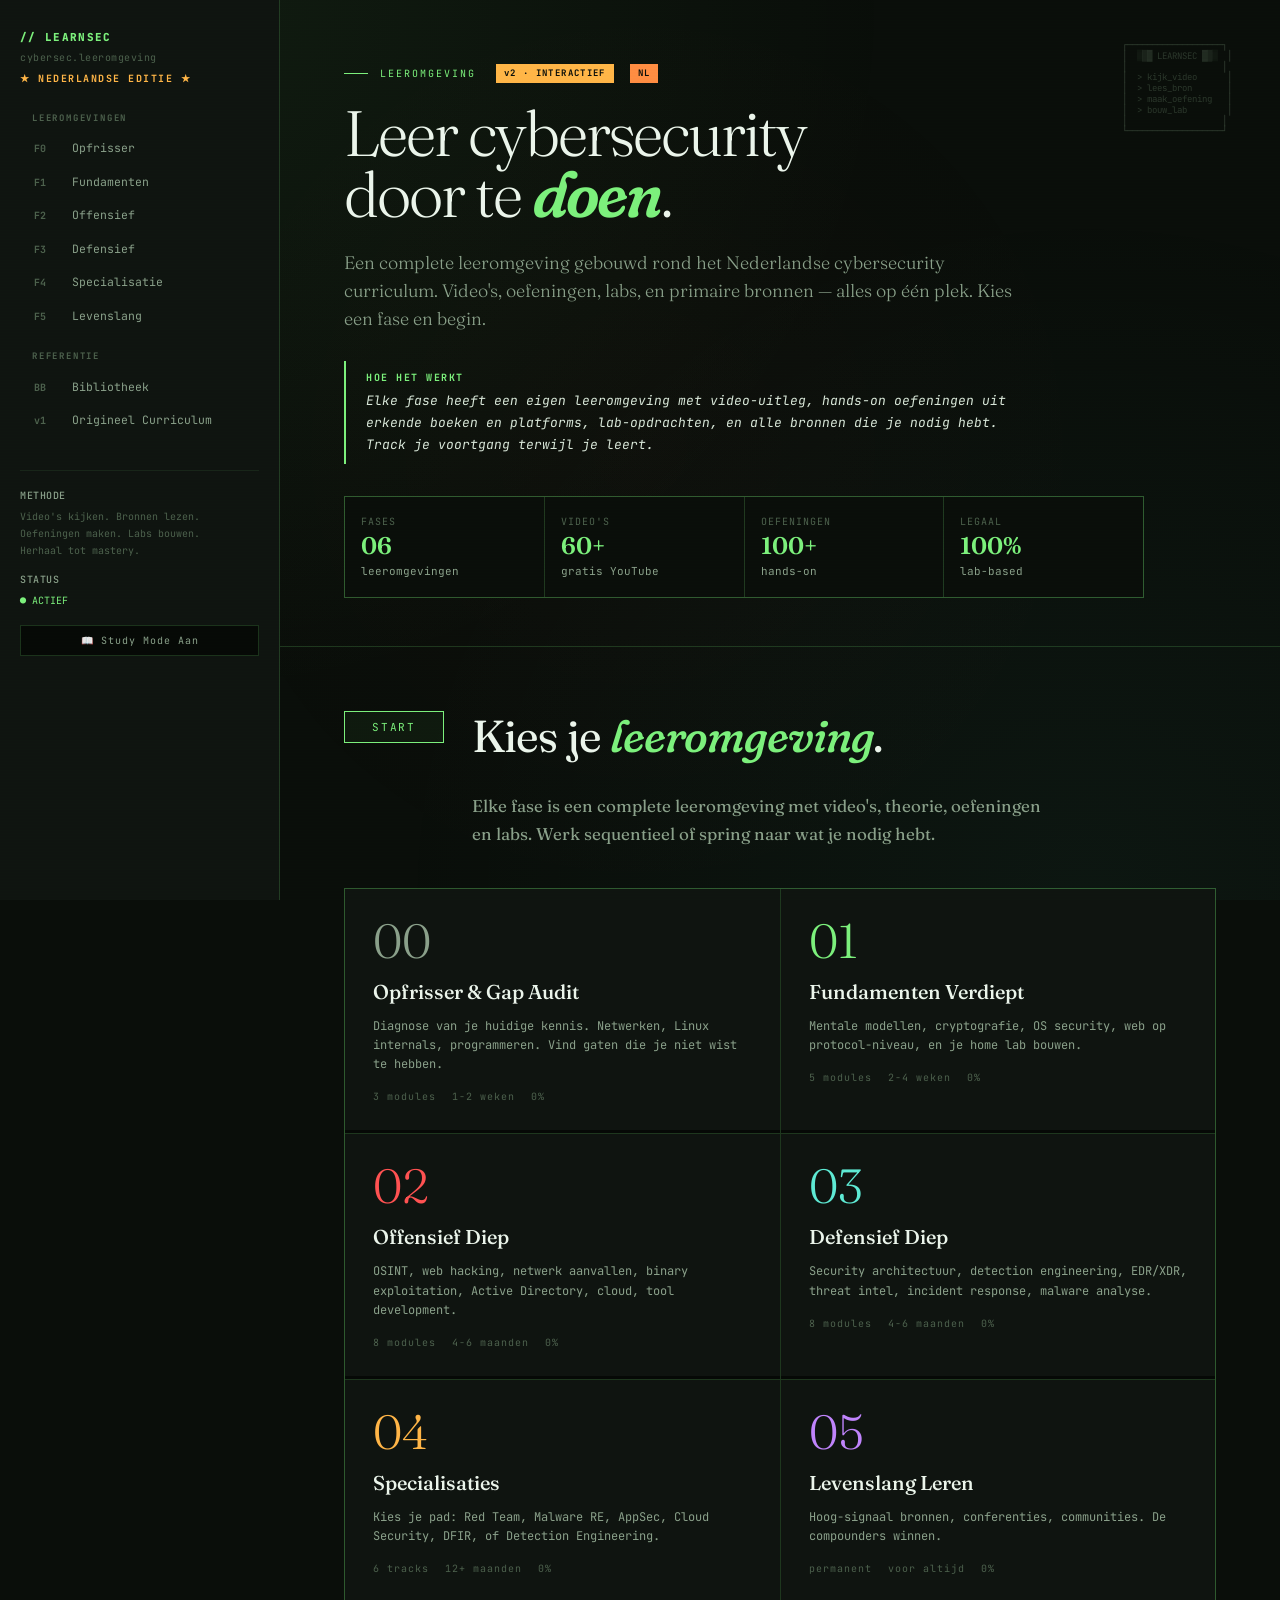
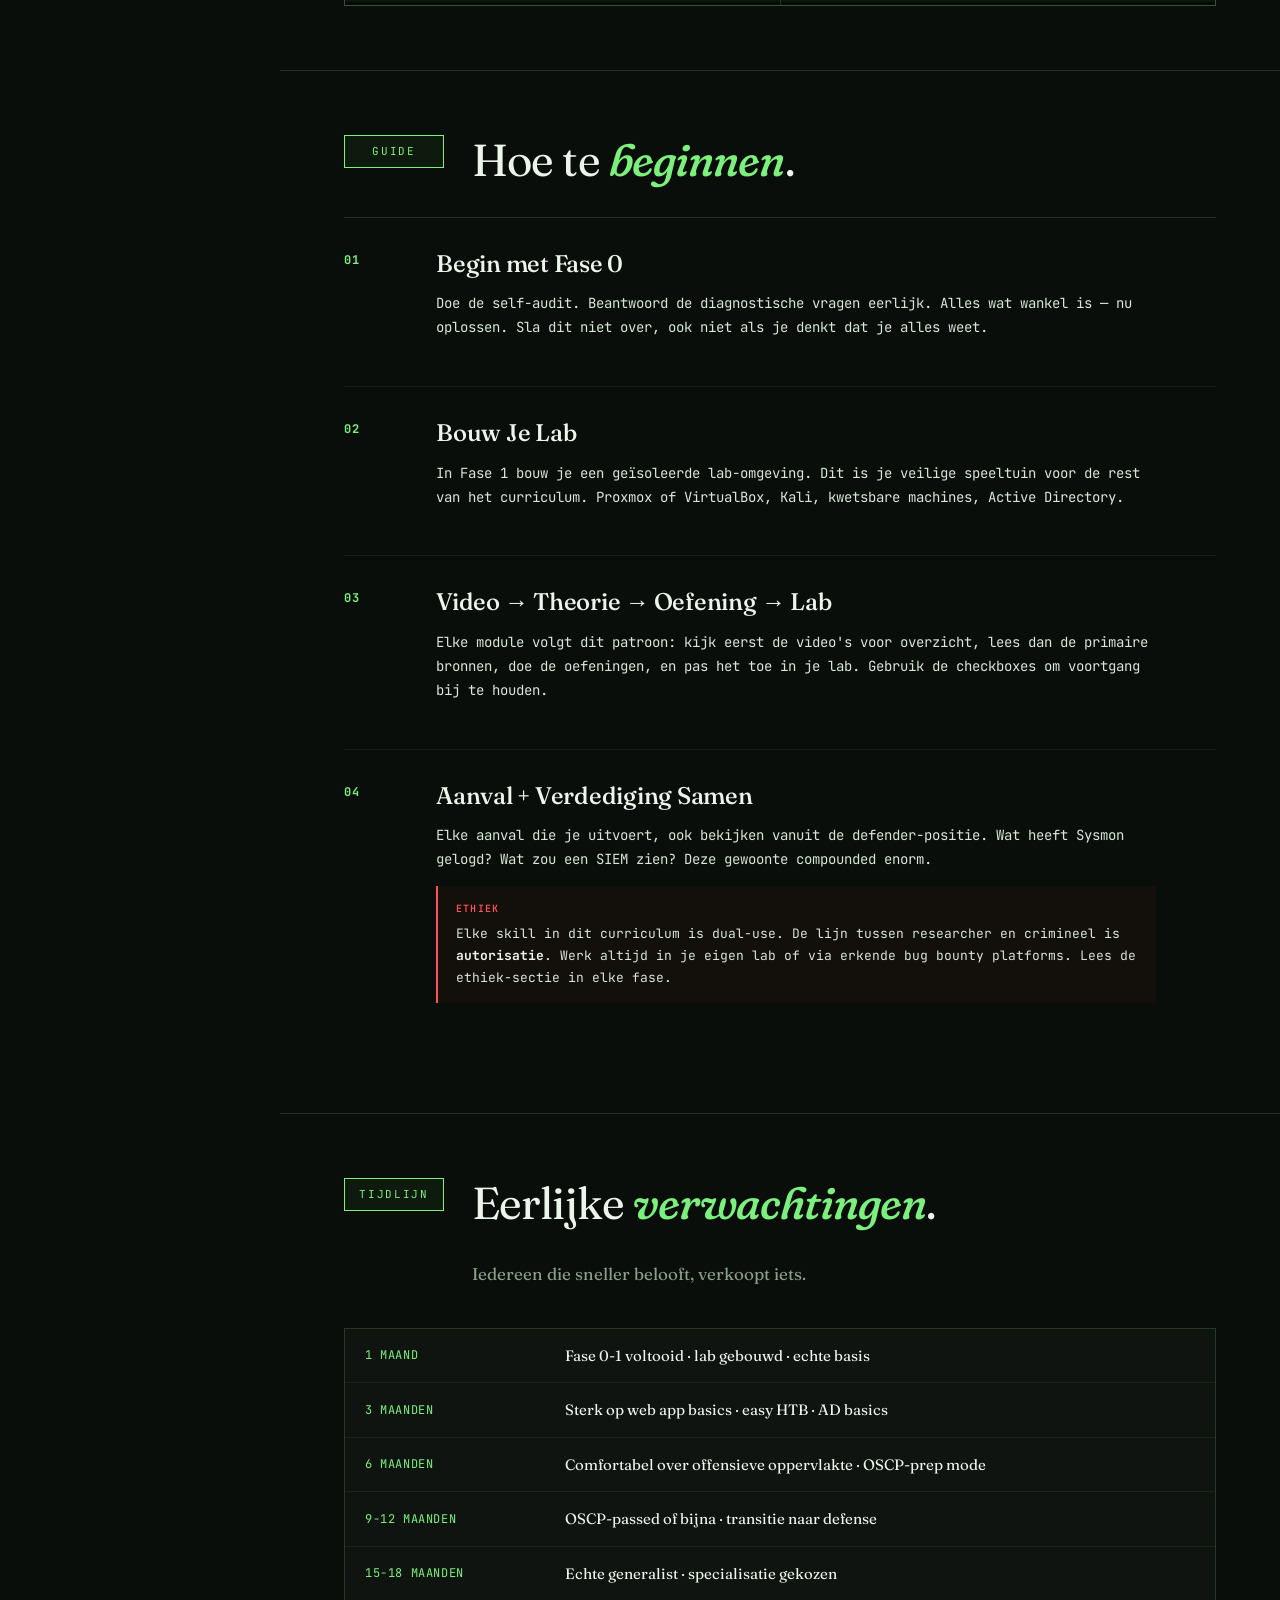
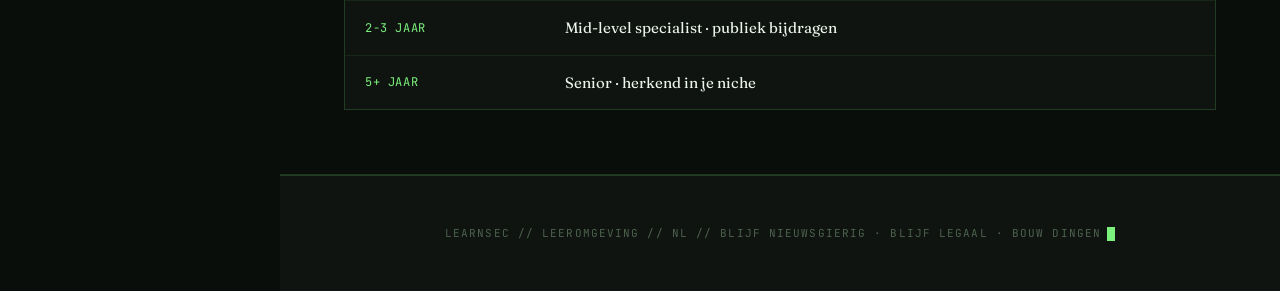
<file: index.html>
<!DOCTYPE html>
<html lang="nl">
<head>
<meta charset="UTF-8">
<meta name="viewport" content="width=device-width, initial-scale=1.0">
<meta name="phase-id" content="hub">
<title>LearnSec // Cybersecurity Leeromgeving</title>
<link rel="preconnect" href="https://fonts.googleapis.com">
<link rel="preconnect" href="https://fonts.gstatic.com" crossorigin>
<link href="https://fonts.googleapis.com/css2?family=JetBrains+Mono:wght@300;400;500;700;800&family=Fraunces:opsz,wght,SOFT@9..144,300;9..144,400;9..144,600;9..144,800&display=swap" rel="stylesheet">
<link rel="stylesheet" href="css/style.css">
<script>try{if(localStorage.getItem('learnsec_study_mode')==='on')document.documentElement.setAttribute('data-study','on')}catch(e){}</script>
</head>
<body>

<button class="hamburger-btn" aria-label="Menu" aria-expanded="false"><span class="bar"></span><span class="bar"></span><span class="bar"></span></button>
<div class="sidebar-backdrop"></div>

<div class="frame">

  <aside>
    <div class="brand">// LEARNSEC</div>
    <div class="brand-sub">cybersec.leeromgeving</div>
    <div class="edition">&#9733; NEDERLANDSE EDITIE &#9733;</div>

    <div class="nav-section">
      <div class="nav-section-title">LEEROMGEVINGEN</div>
      <nav>
        <a href="pages/fase-0.html" class="phase-0"><span class="num">F0</span>Opfrisser</a>
        <a href="pages/fase-1.html"><span class="num">F1</span>Fundamenten</a>
        <a href="pages/fase-2.html" class="phase-2"><span class="num">F2</span>Offensief</a>
        <a href="pages/fase-3.html" class="phase-3"><span class="num">F3</span>Defensief</a>
        <a href="pages/fase-4.html" class="phase-4"><span class="num">F4</span>Specialisatie</a>
        <a href="pages/fase-5.html" class="phase-5"><span class="num">F5</span>Levenslang</a>
      </nav>
    </div>

    <div class="nav-section">
      <div class="nav-section-title">REFERENTIE</div>
      <nav>
        <a href="pages/bibliotheek.html"><span class="num">BB</span>Bibliotheek</a>
        <a href="cybersecurity_curriculum_NL.html"><span class="num">v1</span>Origineel Curriculum</a>
      </nav>
    </div>

    <div class="meta">
      <strong>METHODE</strong>
      Video's kijken. Bronnen lezen.<br>
      Oefeningen maken. Labs bouwen.<br>
      Herhaal tot mastery.
      <strong>STATUS</strong>
      <span style="color: var(--accent);">&#9679; ACTIEF</span>
    </div>
    <button class="study-toggle-btn" aria-pressed="false">&#128214; Study Mode Aan</button>
  </aside>

  <main id="top">

    <!-- HERO -->
    <div class="hero">
      <div class="ascii-dec">&#9484;&#9472;&#9472;&#9472;&#9472;&#9472;&#9472;&#9472;&#9472;&#9472;&#9472;&#9472;&#9472;&#9472;&#9472;&#9472;&#9472;&#9472;&#9472;&#9472;&#9488;
&#9474;  &#9617;&#9618;&#9619; LEARNSEC &#9619;&#9618;&#9617;  &#9474;
&#9474;                   &#9474;
&#9474;  > kijk_video      &#9474;
&#9474;  > lees_bron       &#9474;
&#9474;  > maak_oefening   &#9474;
&#9474;  > bouw_lab        &#9474;
&#9474;                   &#9474;
&#9492;&#9472;&#9472;&#9472;&#9472;&#9472;&#9472;&#9472;&#9472;&#9472;&#9472;&#9472;&#9472;&#9472;&#9472;&#9472;&#9472;&#9472;&#9472;&#9472;&#9496;</div>

      <div class="tag">LEEROMGEVING <span class="v2-badge">v2 &middot; INTERACTIEF</span><span class="lang">NL</span></div>
      <h1>Leer cybersecurity<br>door te <em>doen</em>.</h1>
      <p class="lede">Een complete leeromgeving gebouwd rond het Nederlandse cybersecurity curriculum. Video's, oefeningen, labs, en primaire bronnen &mdash; alles op &eacute;&eacute;n plek. Kies een fase en begin.</p>

      <div class="philosophy">
        <strong>HOE HET WERKT</strong>
        Elke fase heeft een eigen leeromgeving met video-uitleg, hands-on oefeningen uit erkende boeken en platforms, lab-opdrachten, en alle bronnen die je nodig hebt. Track je voortgang terwijl je leert.
      </div>

      <div class="hero-stats">
        <div class="stat"><div class="k">FASES</div><div class="v">06</div><div class="u">leeromgevingen</div></div>
        <div class="stat"><div class="k">VIDEO'S</div><div class="v">60+</div><div class="u">gratis YouTube</div></div>
        <div class="stat"><div class="k">OEFENINGEN</div><div class="v">100+</div><div class="u">hands-on</div></div>
        <div class="stat"><div class="k">LEGAAL</div><div class="v">100%</div><div class="u">lab-based</div></div>
      </div>
    </div>

    <!-- PHASE GRID -->
    <section>
      <div class="section-head">
        <div class="badge">START</div>
        <div>
          <h2>Kies je <em>leeromgeving</em>.</h2>
        </div>
      </div>
      <p class="section-intro">Elke fase is een complete leeromgeving met video's, theorie, oefeningen en labs. Werk sequentieel of spring naar wat je nodig hebt.</p>

      <div class="phase-grid">

        <a href="pages/fase-0.html" class="phase-card p0" data-phase="fase-0">
          <div class="phase-num">00</div>
          <div class="phase-title">Opfrisser &amp; Gap Audit</div>
          <div class="phase-desc">Diagnose van je huidige kennis. Netwerken, Linux internals, programmeren. Vind gaten die je niet wist te hebben.</div>
          <div class="phase-meta">
            <span>3 modules</span>
            <span>1-2 weken</span>
            <span class="phase-pct"></span>
          </div>
          <div class="phase-progress"><div class="fill"></div></div>
        </a>

        <a href="pages/fase-1.html" class="phase-card p1" data-phase="fase-1">
          <div class="phase-num">01</div>
          <div class="phase-title">Fundamenten Verdiept</div>
          <div class="phase-desc">Mentale modellen, cryptografie, OS security, web op protocol-niveau, en je home lab bouwen.</div>
          <div class="phase-meta">
            <span>5 modules</span>
            <span>2-4 weken</span>
            <span class="phase-pct"></span>
          </div>
          <div class="phase-progress"><div class="fill"></div></div>
        </a>

        <a href="pages/fase-2.html" class="phase-card p2" data-phase="fase-2">
          <div class="phase-num">02</div>
          <div class="phase-title">Offensief Diep</div>
          <div class="phase-desc">OSINT, web hacking, netwerk aanvallen, binary exploitation, Active Directory, cloud, tool development.</div>
          <div class="phase-meta">
            <span>8 modules</span>
            <span>4-6 maanden</span>
            <span class="phase-pct"></span>
          </div>
          <div class="phase-progress"><div class="fill"></div></div>
        </a>

        <a href="pages/fase-3.html" class="phase-card p3" data-phase="fase-3">
          <div class="phase-num">03</div>
          <div class="phase-title">Defensief Diep</div>
          <div class="phase-desc">Security architectuur, detection engineering, EDR/XDR, threat intel, incident response, malware analyse.</div>
          <div class="phase-meta">
            <span>8 modules</span>
            <span>4-6 maanden</span>
            <span class="phase-pct"></span>
          </div>
          <div class="phase-progress"><div class="fill"></div></div>
        </a>

        <a href="pages/fase-4.html" class="phase-card p4" data-phase="fase-4">
          <div class="phase-num">04</div>
          <div class="phase-title">Specialisaties</div>
          <div class="phase-desc">Kies je pad: Red Team, Malware RE, AppSec, Cloud Security, DFIR, of Detection Engineering.</div>
          <div class="phase-meta">
            <span>6 tracks</span>
            <span>12+ maanden</span>
            <span class="phase-pct"></span>
          </div>
          <div class="phase-progress"><div class="fill"></div></div>
        </a>

        <a href="pages/fase-5.html" class="phase-card p5" data-phase="fase-5">
          <div class="phase-num">05</div>
          <div class="phase-title">Levenslang Leren</div>
          <div class="phase-desc">Hoog-signaal bronnen, conferenties, communities. De compounders winnen.</div>
          <div class="phase-meta">
            <span>permanent</span>
            <span>voor altijd</span>
            <span class="phase-pct"></span>
          </div>
          <div class="phase-progress"><div class="fill"></div></div>
        </a>

      </div>
    </section>

    <!-- QUICK START -->
    <section>
      <div class="section-head">
        <div class="badge">GUIDE</div>
        <div>
          <h2>Hoe te <em>beginnen</em>.</h2>
        </div>
      </div>

      <div class="modules">
        <div class="module">
          <div class="num">01</div>
          <div class="body">
            <h3>Begin met Fase 0</h3>
            <p class="desc">Doe de self-audit. Beantwoord de diagnostische vragen eerlijk. Alles wat wankel is &mdash; nu oplossen. Sla dit niet over, ook niet als je denkt dat je alles weet.</p>
          </div>
        </div>

        <div class="module">
          <div class="num">02</div>
          <div class="body">
            <h3>Bouw Je Lab</h3>
            <p class="desc">In Fase 1 bouw je een ge&iuml;soleerde lab-omgeving. Dit is je veilige speeltuin voor de rest van het curriculum. Proxmox of VirtualBox, Kali, kwetsbare machines, Active Directory.</p>
          </div>
        </div>

        <div class="module">
          <div class="num">03</div>
          <div class="body">
            <h3>Video &rarr; Theorie &rarr; Oefening &rarr; Lab</h3>
            <p class="desc">Elke module volgt dit patroon: kijk eerst de video's voor overzicht, lees dan de primaire bronnen, doe de oefeningen, en pas het toe in je lab. Gebruik de checkboxes om voortgang bij te houden.</p>
          </div>
        </div>

        <div class="module">
          <div class="num">04</div>
          <div class="body">
            <h3>Aanval + Verdediging Samen</h3>
            <p class="desc">Elke aanval die je uitvoert, ook bekijken vanuit de defender-positie. Wat heeft Sysmon gelogd? Wat zou een SIEM zien? Deze gewoonte compounded enorm.</p>
            <div class="callout warn">
              <strong class="label">Ethiek</strong>
              Elke skill in dit curriculum is dual-use. De lijn tussen researcher en crimineel is <strong>autorisatie</strong>. Werk altijd in je eigen lab of via erkende bug bounty platforms. Lees de ethiek-sectie in elke fase.
            </div>
          </div>
        </div>
      </div>
    </section>

    <!-- TIMELINE -->
    <section>
      <div class="section-head">
        <div class="badge">TIJDLIJN</div>
        <div>
          <h2>Eerlijke <em>verwachtingen</em>.</h2>
        </div>
      </div>
      <p class="section-intro">Iedereen die sneller belooft, verkoopt iets.</p>

      <div class="timeline">
        <div class="row"><div class="time">1 MAAND</div><div class="state">Fase 0-1 voltooid &middot; lab gebouwd &middot; echte basis</div></div>
        <div class="row"><div class="time">3 MAANDEN</div><div class="state">Sterk op web app basics &middot; easy HTB &middot; AD basics</div></div>
        <div class="row"><div class="time">6 MAANDEN</div><div class="state">Comfortabel over offensieve oppervlakte &middot; OSCP-prep mode</div></div>
        <div class="row"><div class="time">9-12 MAANDEN</div><div class="state">OSCP-passed of bijna &middot; transitie naar defense</div></div>
        <div class="row"><div class="time">15-18 MAANDEN</div><div class="state">Echte generalist &middot; specialisatie gekozen</div></div>
        <div class="row"><div class="time">2-3 JAAR</div><div class="state">Mid-level specialist &middot; publiek bijdragen</div></div>
        <div class="row"><div class="time">5+ JAAR</div><div class="state">Senior &middot; herkend in je niche</div></div>
      </div>
    </section>

    <footer>
      LEARNSEC // LEEROMGEVING // NL // BLIJF NIEUWSGIERIG &middot; BLIJF LEGAAL &middot; BOUW DINGEN<span class="cursor"></span>
    </footer>

  </main>
</div>

<script src="js/progress.js"></script>
<script src="js/study-mode.js"></script>
</body>
</html>
</file>
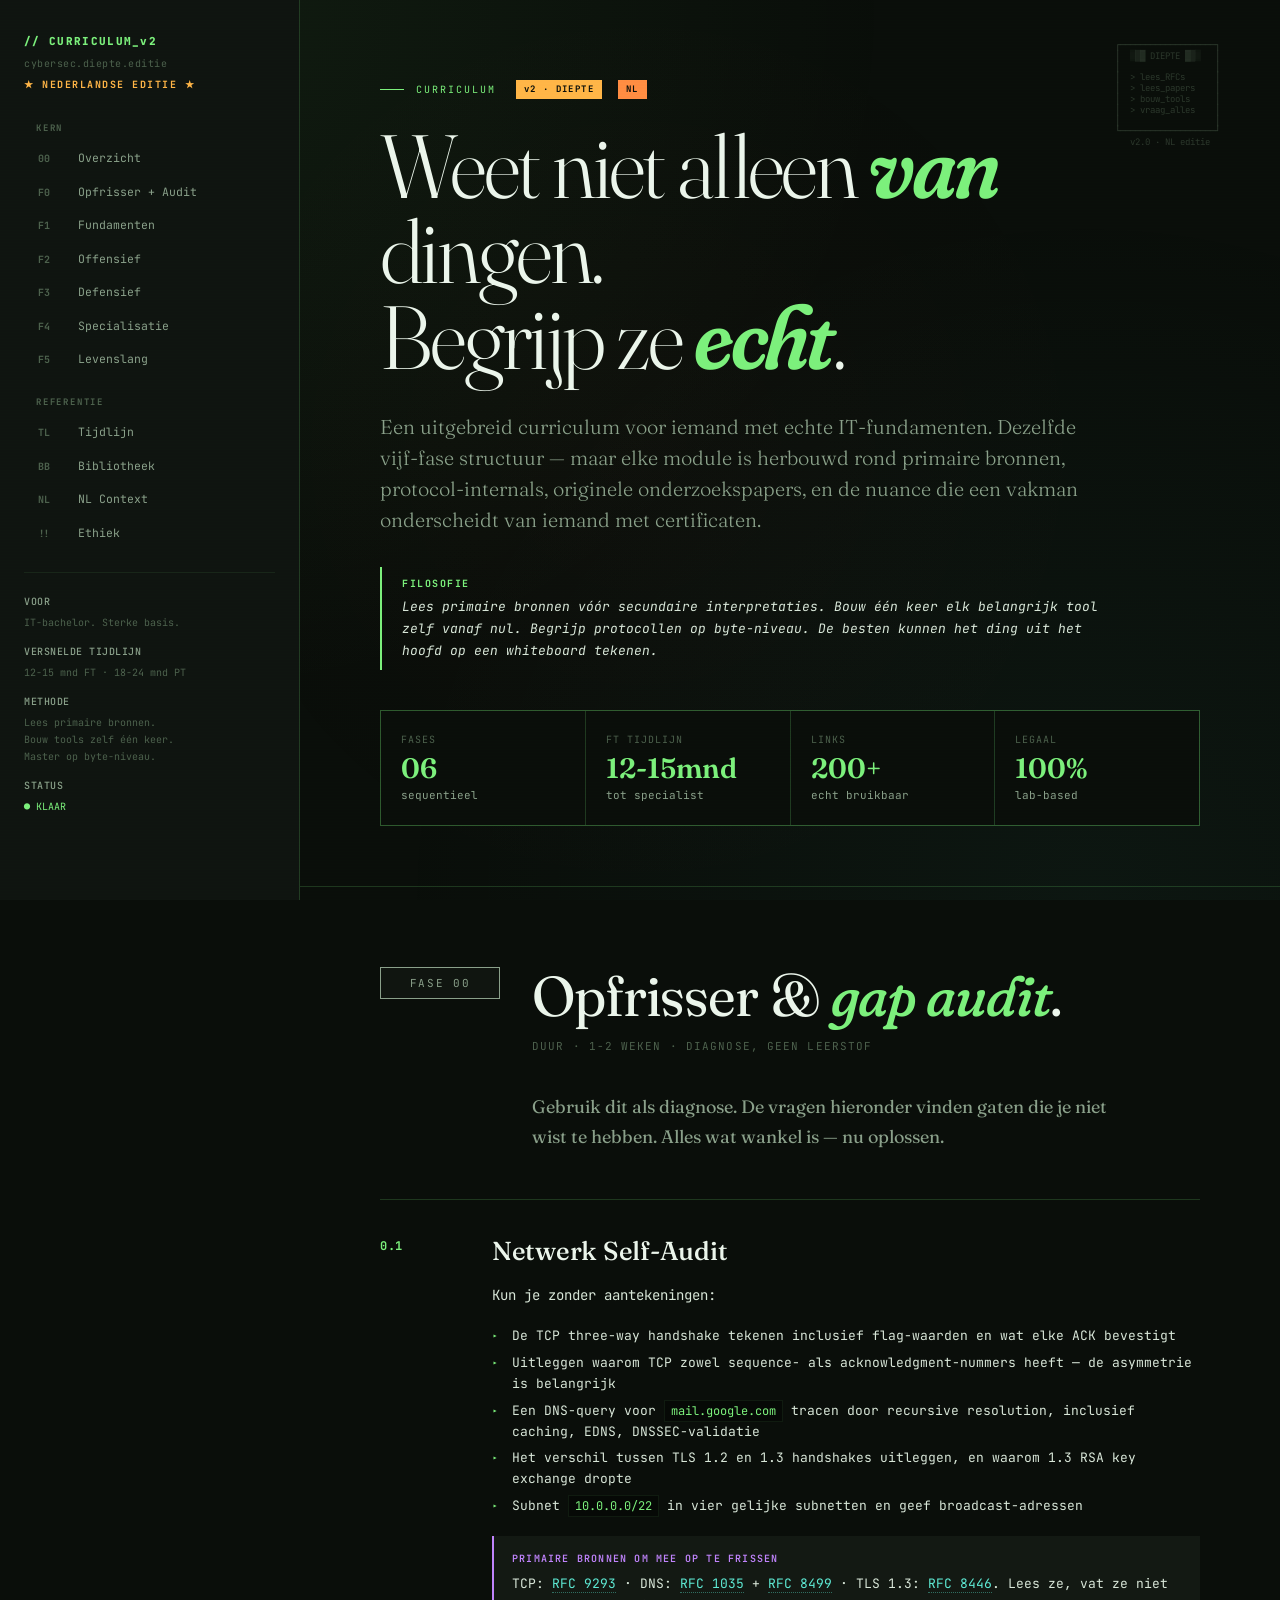
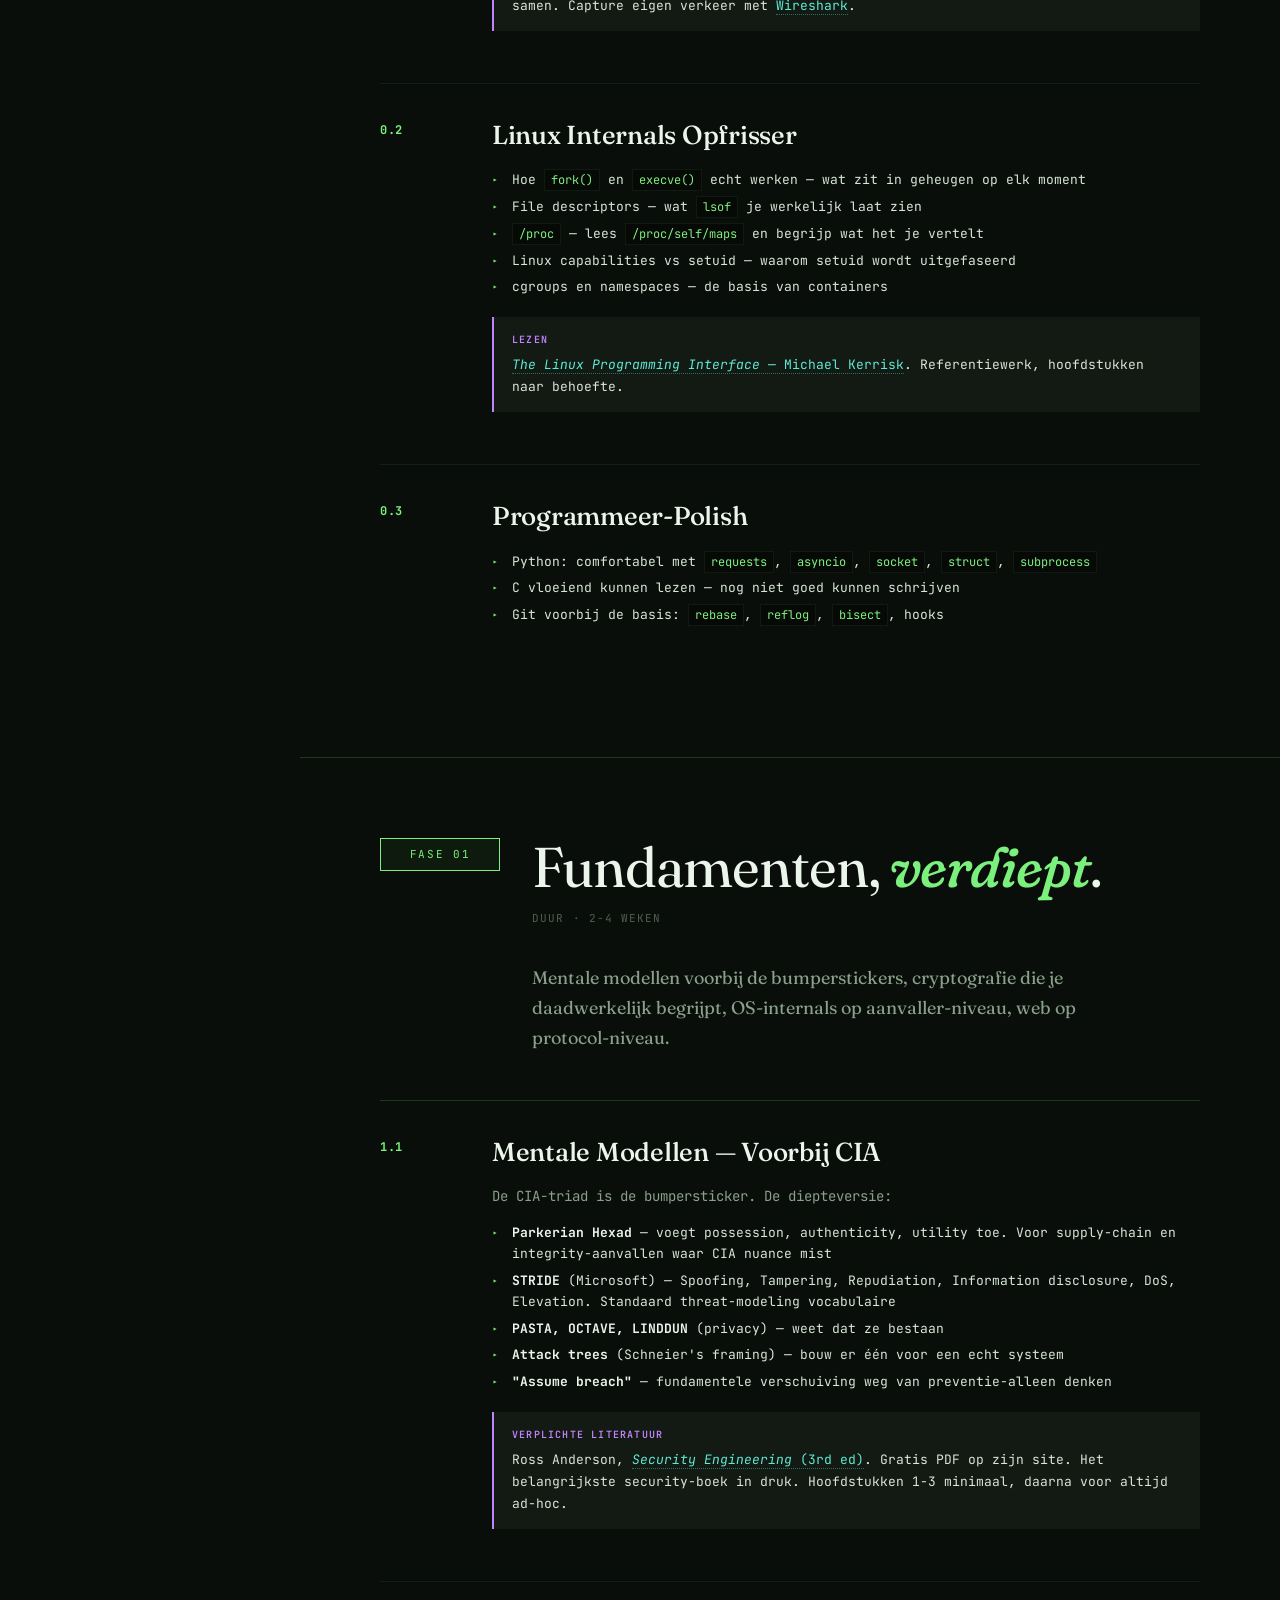
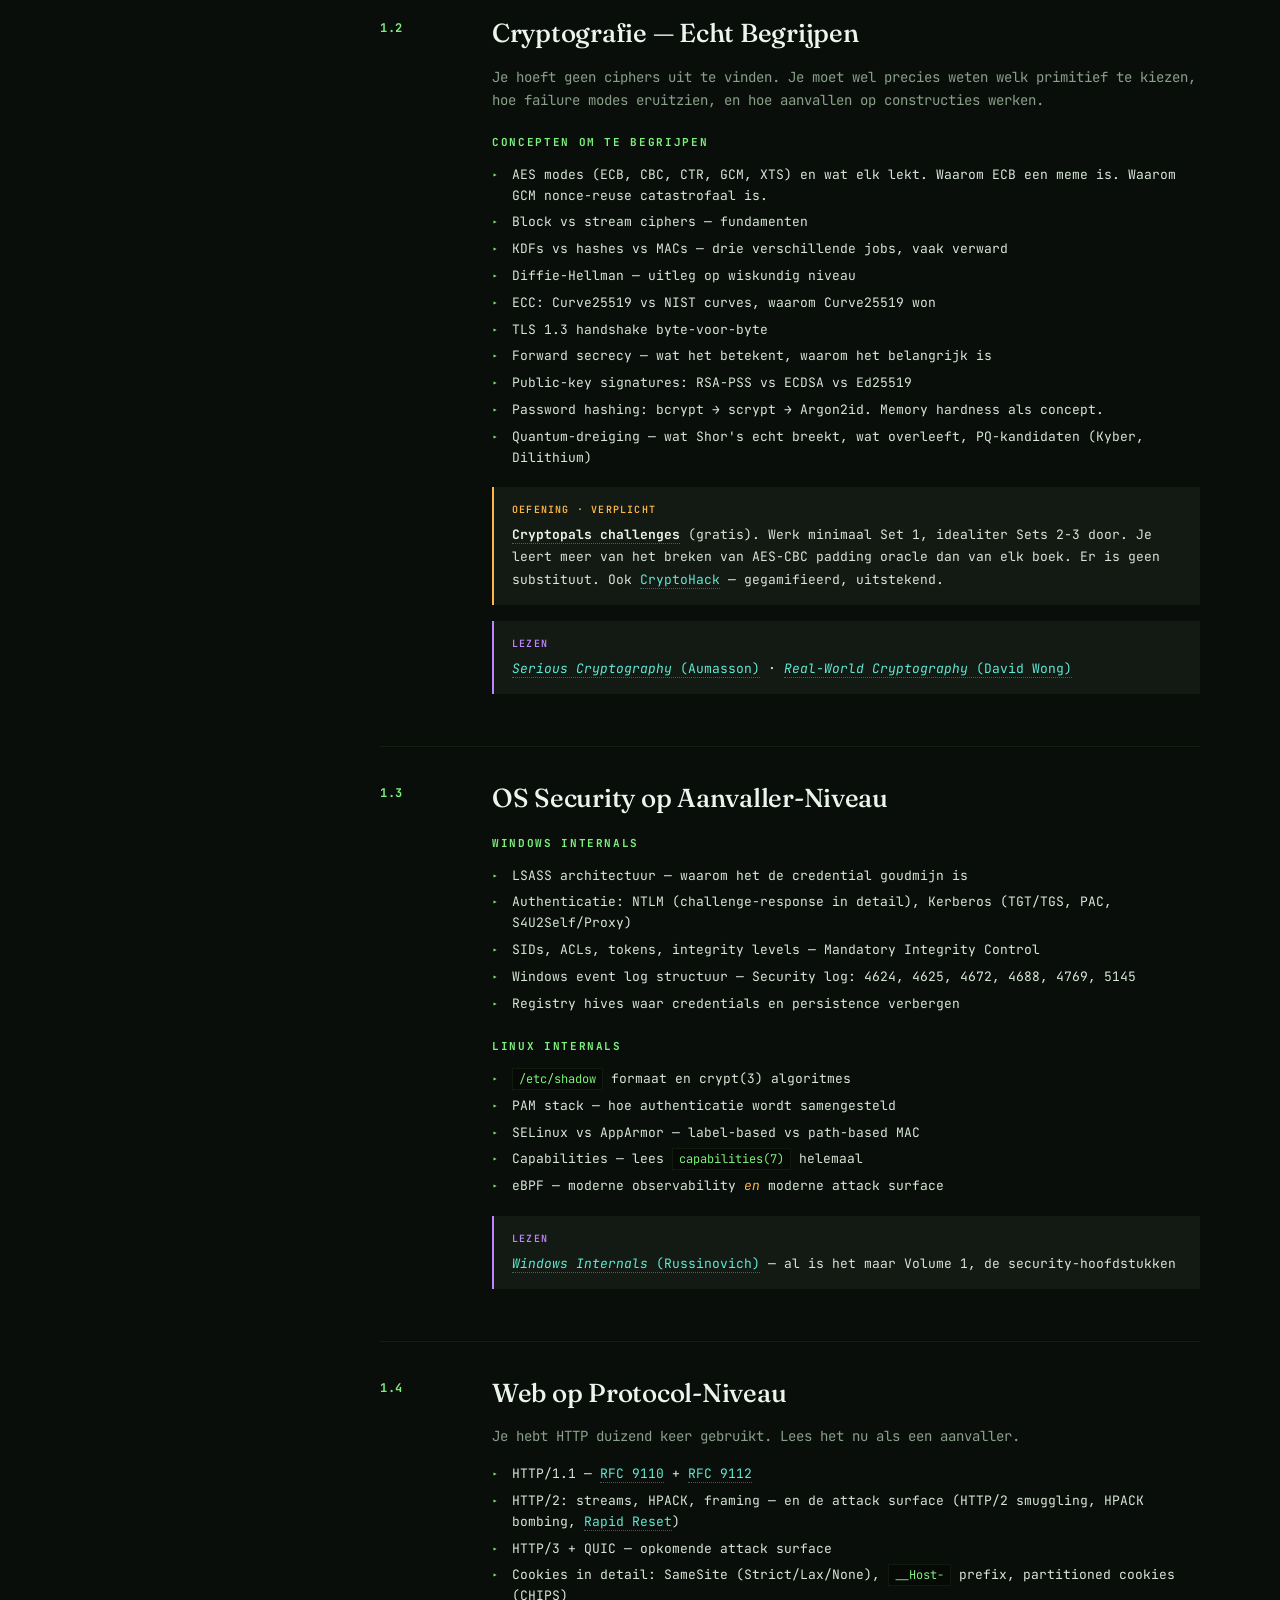
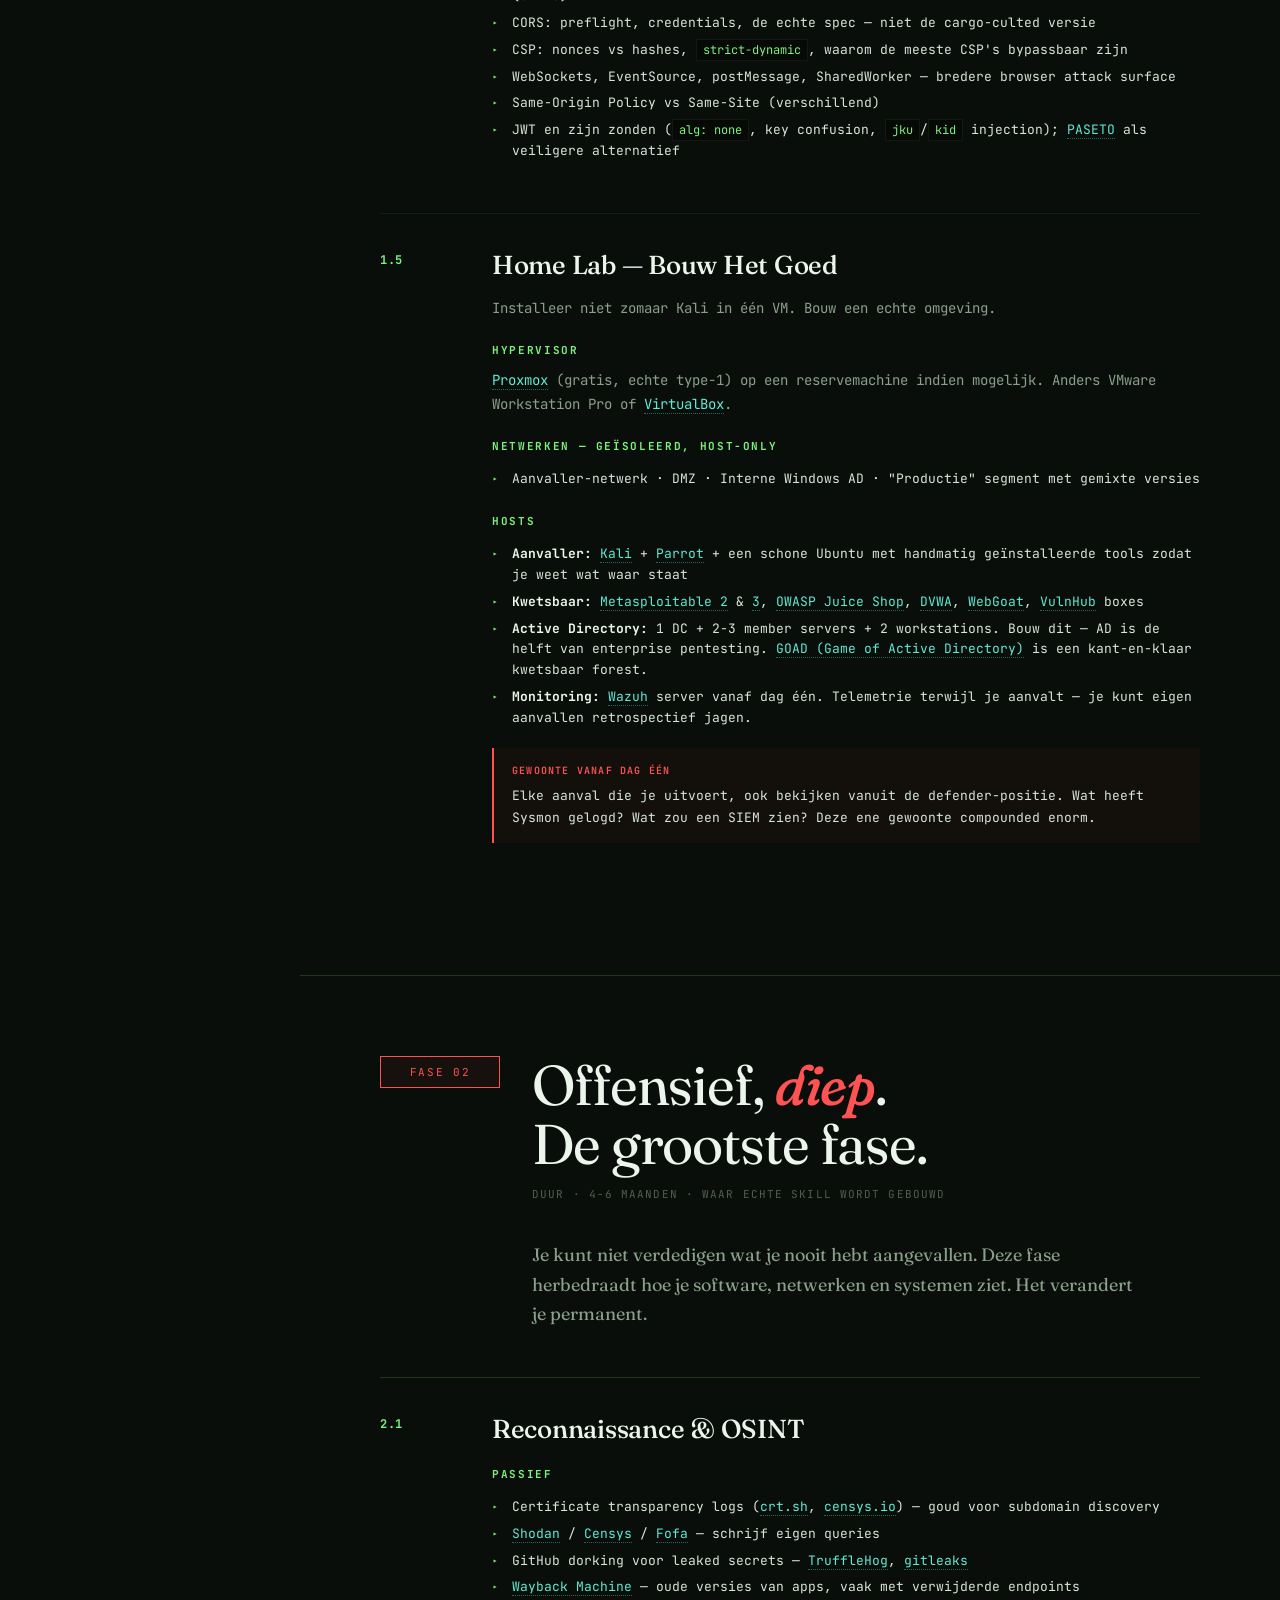
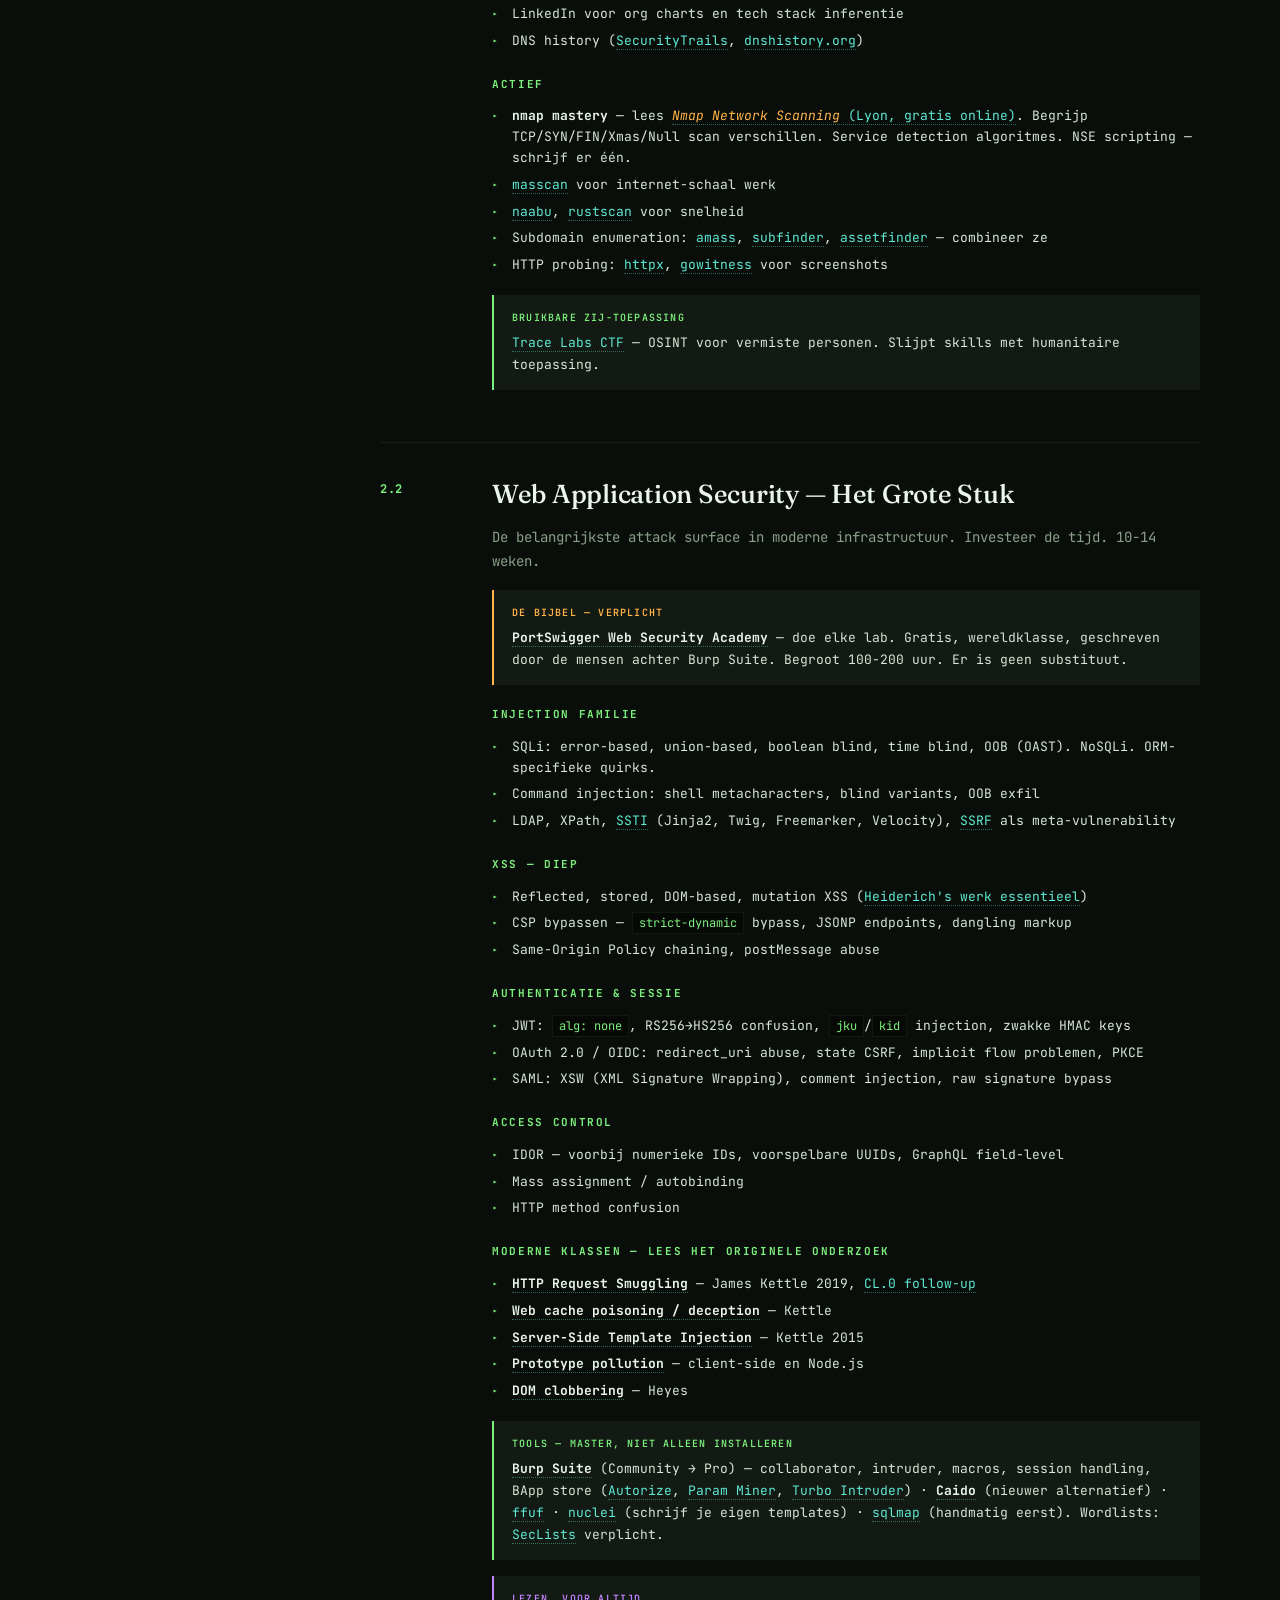
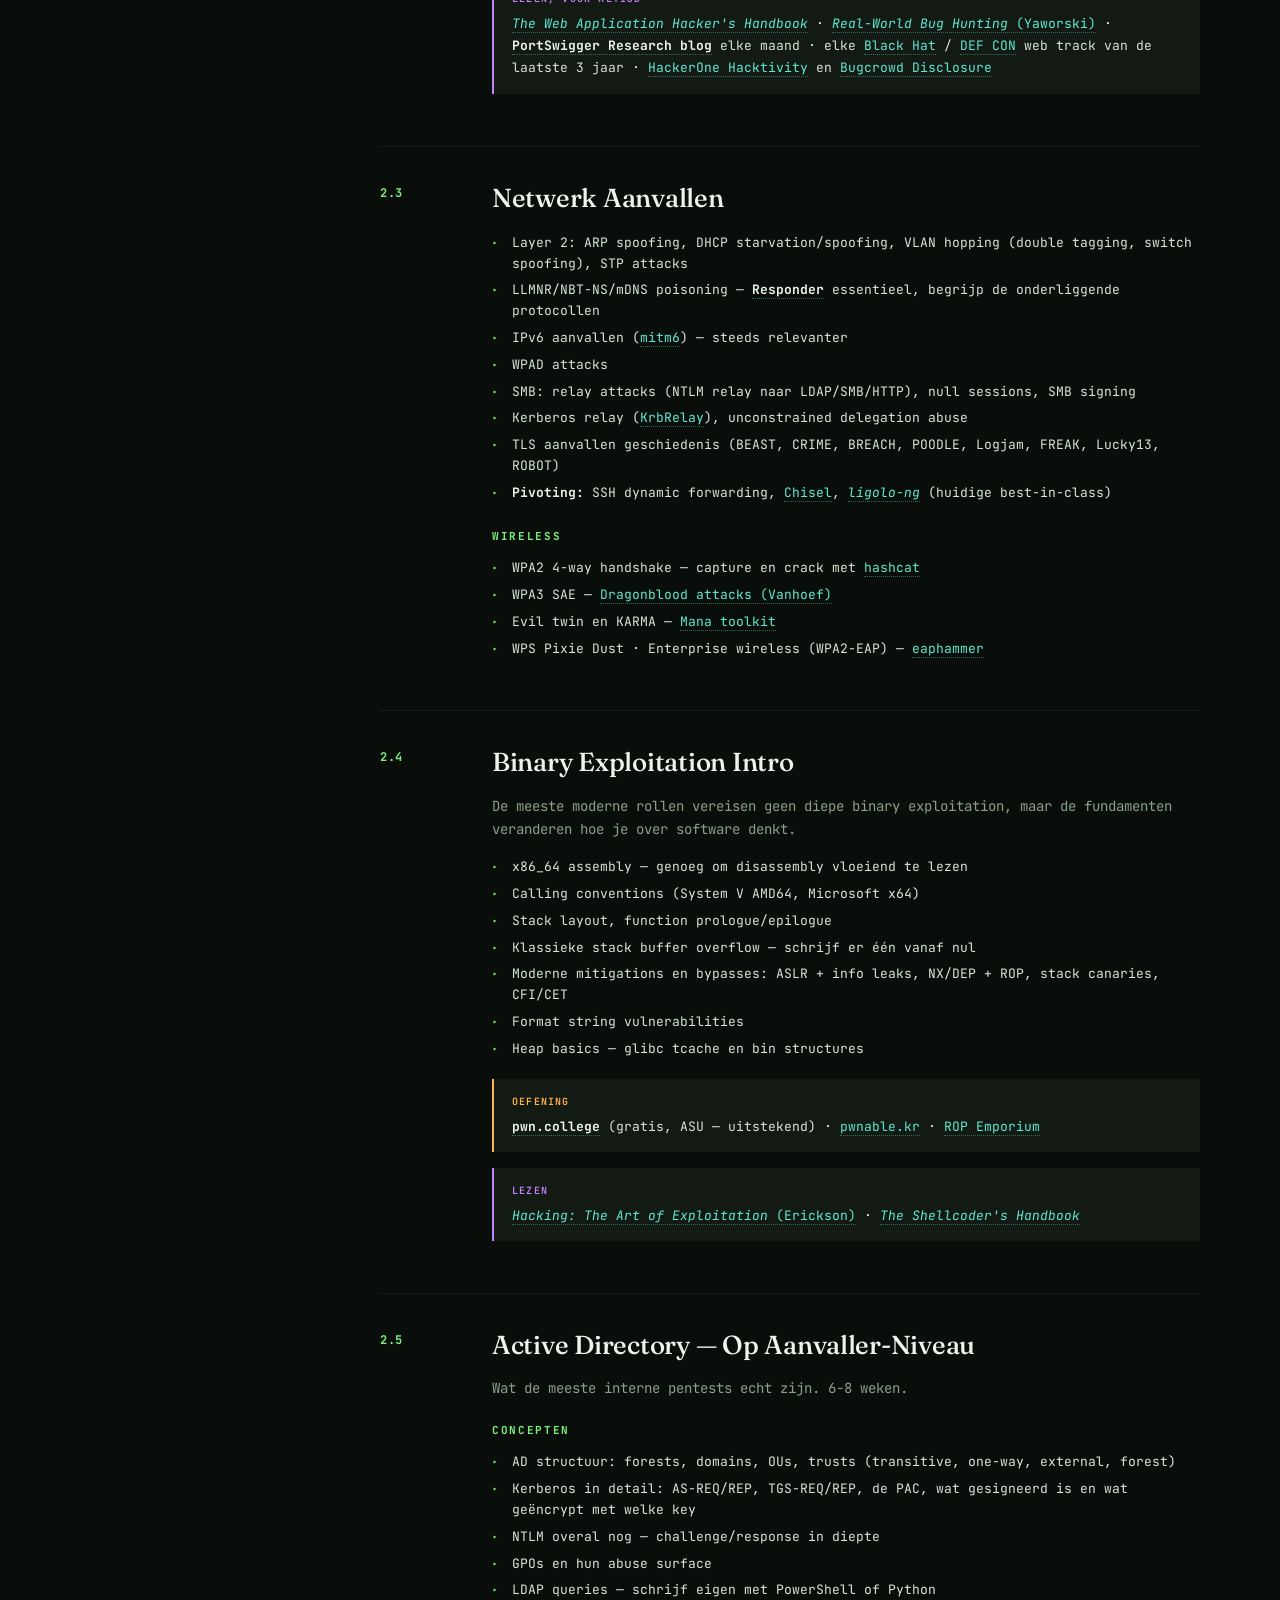
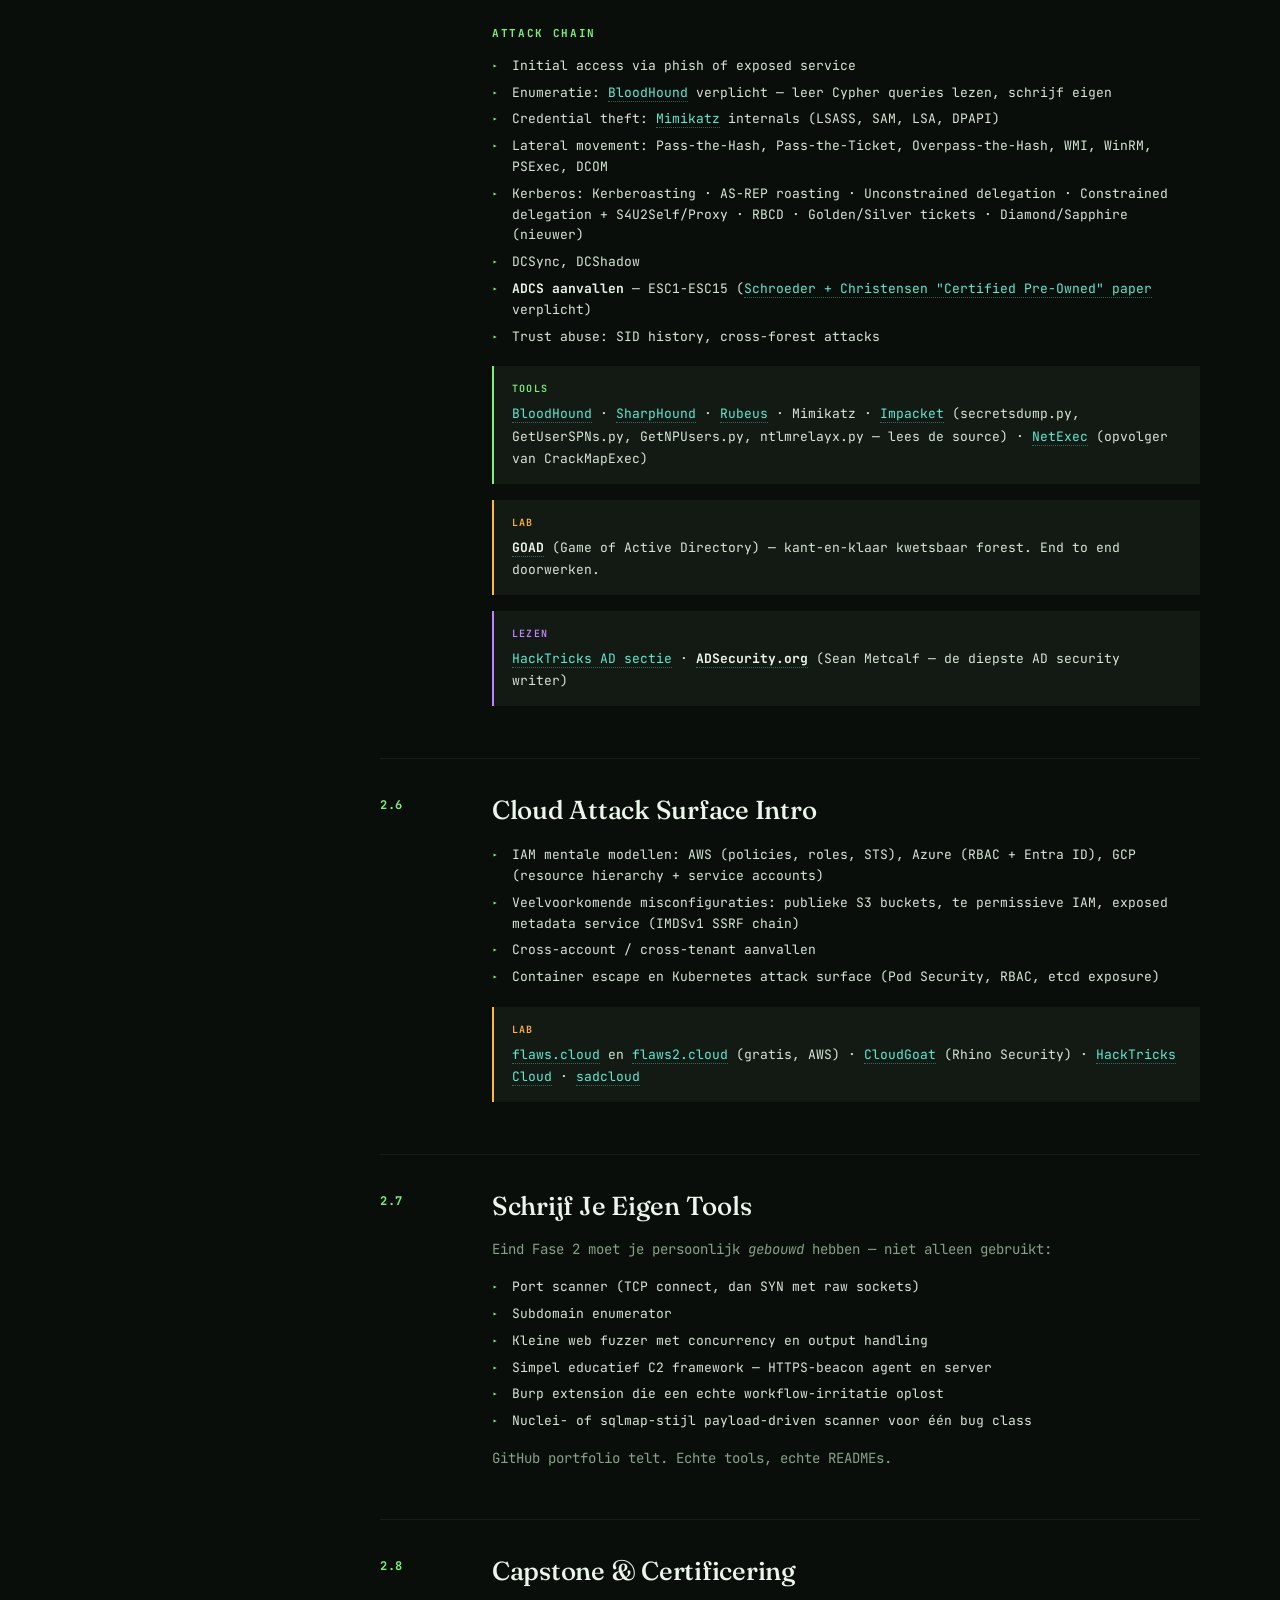
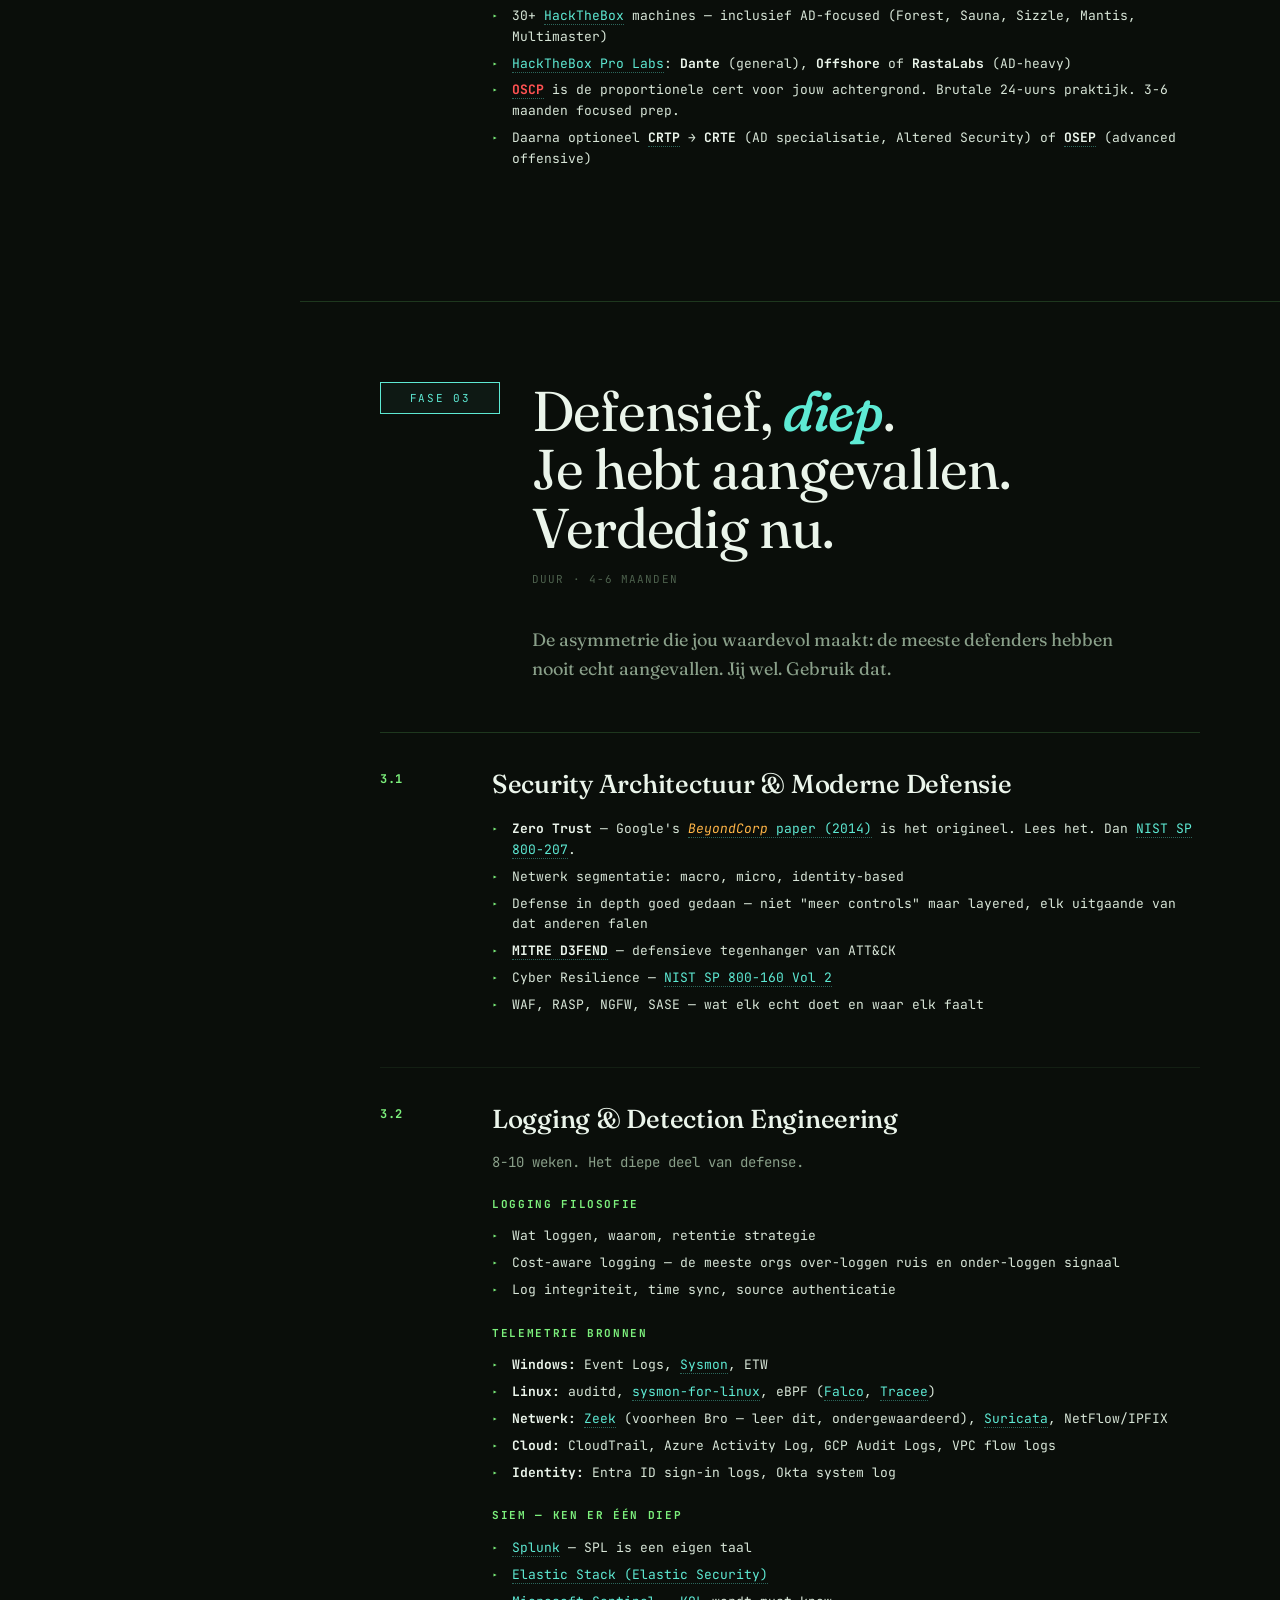
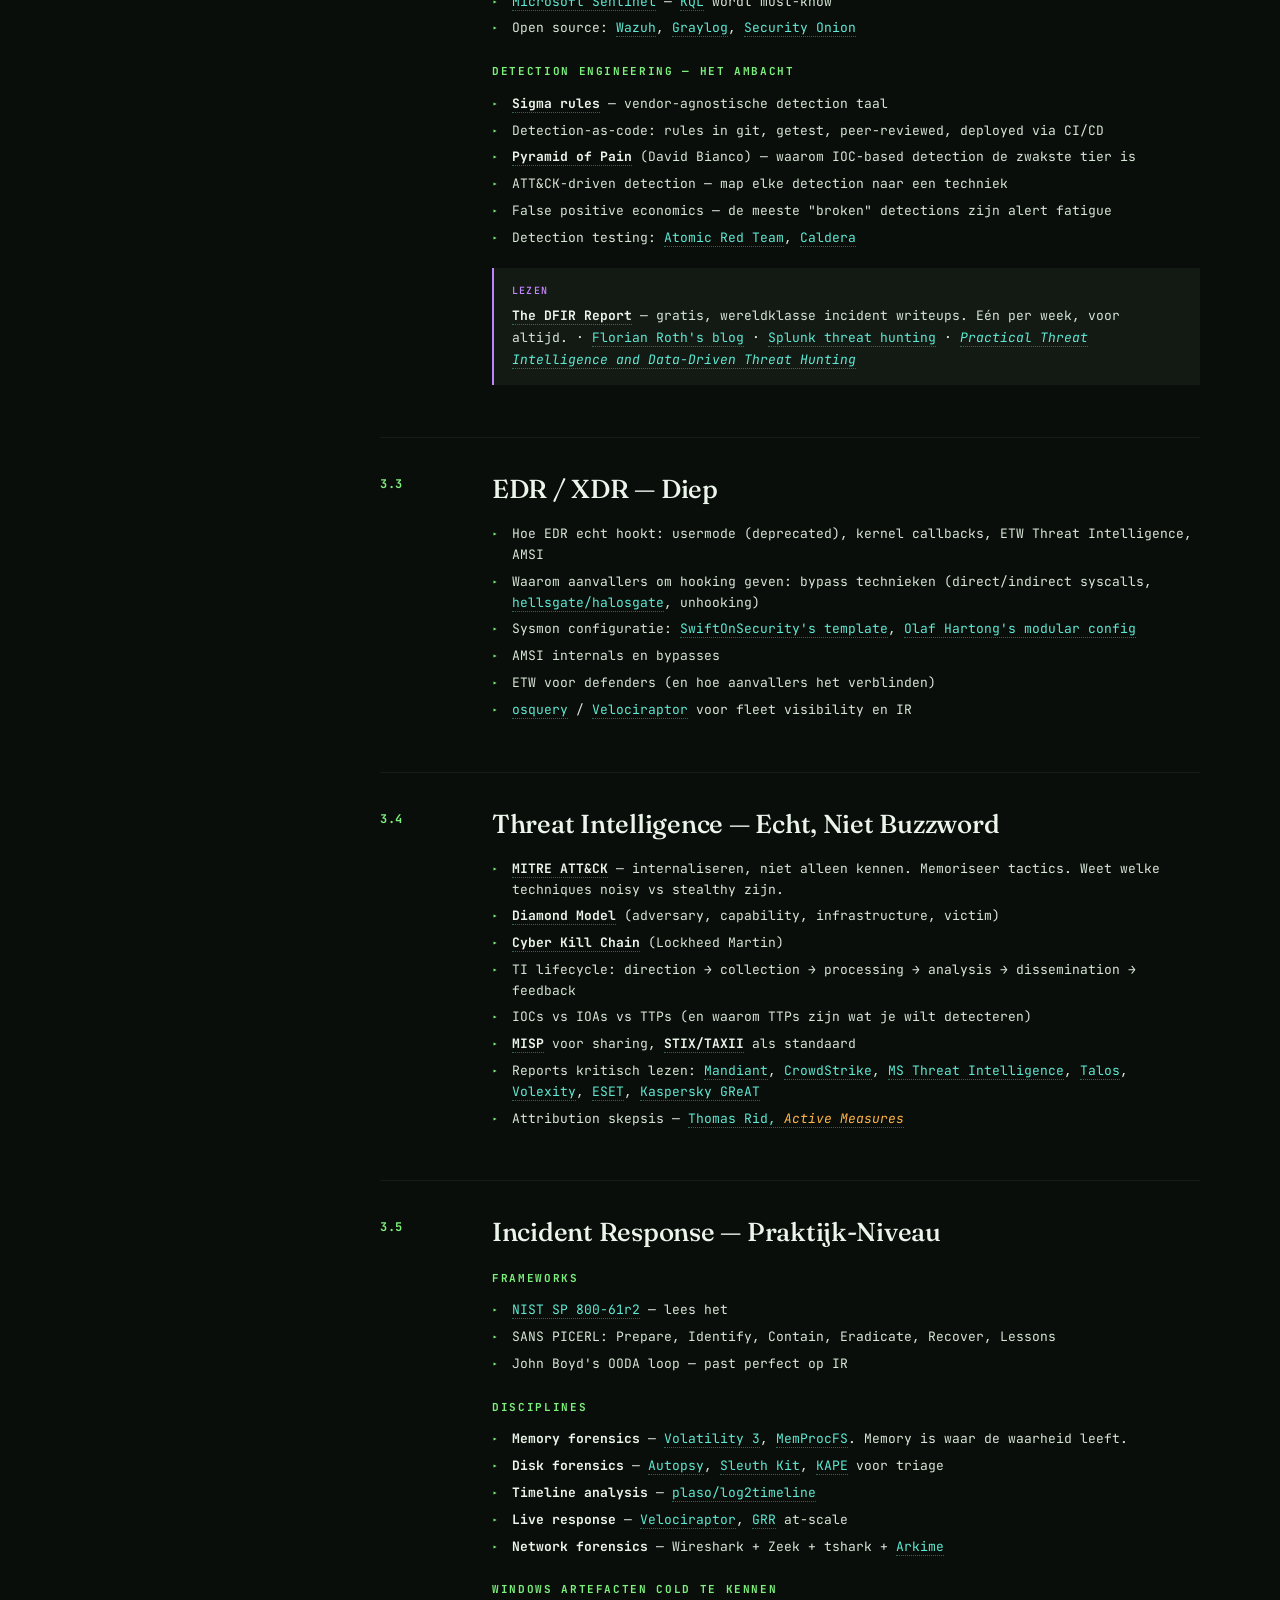
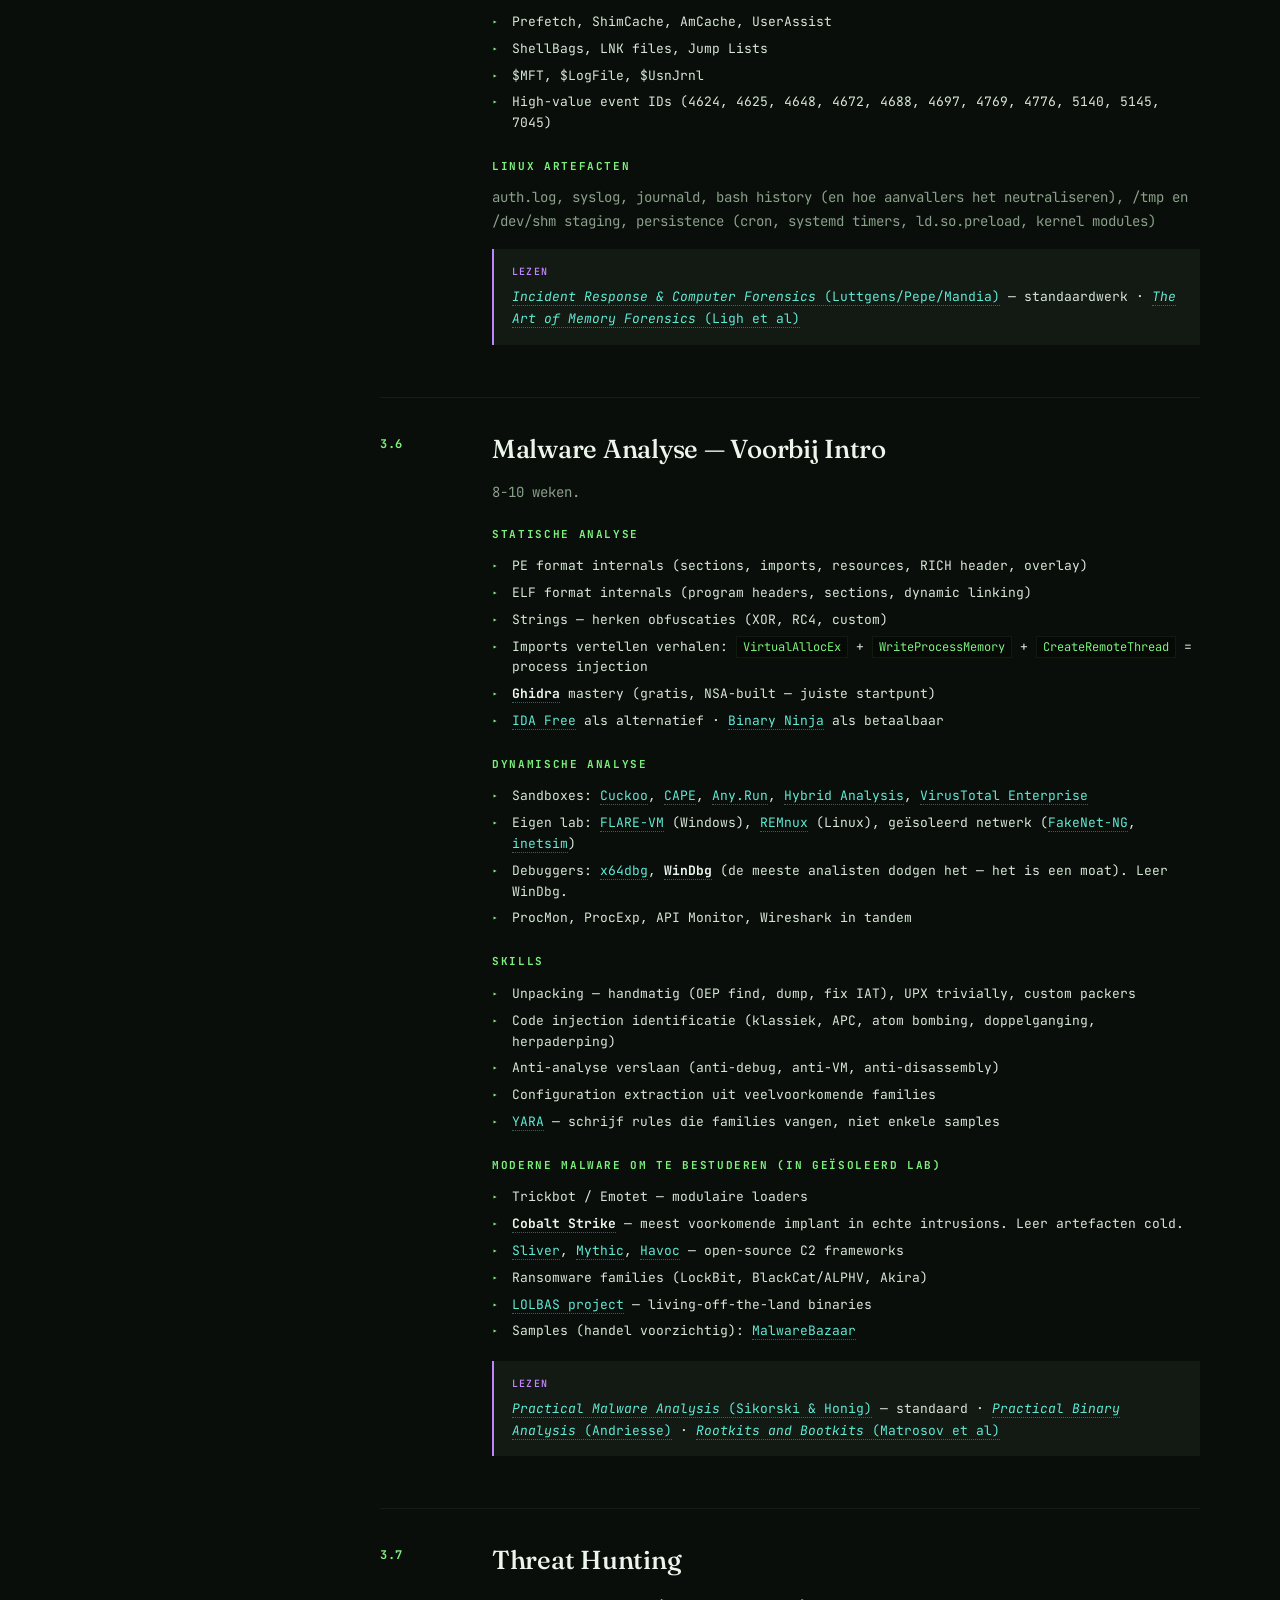
<file: cybersecurity_curriculum_NL.html>
<!DOCTYPE html>
<html lang="nl">
<head>
<meta charset="UTF-8">
<meta name="viewport" content="width=device-width, initial-scale=1.0">
<title>Cybersecurity Curriculum // Diepte Editie · NL</title>
<link rel="preconnect" href="https://fonts.googleapis.com">
<link rel="preconnect" href="https://fonts.gstatic.com" crossorigin>
<link href="https://fonts.googleapis.com/css2?family=JetBrains+Mono:wght@300;400;500;700;800&family=Fraunces:opsz,wght,SOFT@9..144,300;9..144,400;9..144,600;9..144,800&display=swap" rel="stylesheet">
<style>
  :root {
    --bg: #0a0e0a;
    --bg-elev: #0f1410;
    --bg-panel: #131913;
    --bg-deep: #060906;
    --ink: #d8e6d8;
    --ink-bright: #ebf5eb;
    --ink-dim: #8aa08a;
    --ink-faint: #4d614d;
    --accent: #7cf07c;
    --accent-hot: #ff5252;
    --accent-amber: #ffb547;
    --accent-cyan: #5eead4;
    --accent-violet: #c084fc;
    --accent-orange: #ff8c42;
    --rule: rgba(124, 240, 124, 0.18);
    --rule-soft: rgba(124, 240, 124, 0.08);
    --mono: 'JetBrains Mono', ui-monospace, SFMono-Regular, monospace;
    --serif: 'Fraunces', Georgia, serif;
  }

  * { box-sizing: border-box; margin: 0; padding: 0; }
  html { scroll-behavior: smooth; }

  body {
    background: var(--bg);
    color: var(--ink);
    font-family: var(--mono);
    font-size: 14px;
    line-height: 1.7;
    min-height: 100vh;
    overflow-x: hidden;
  }

  body::before {
    content: '';
    position: fixed; inset: 0;
    background: repeating-linear-gradient(0deg,
      rgba(124, 240, 124, 0.022) 0px,
      rgba(124, 240, 124, 0.022) 1px,
      transparent 1px, transparent 3px);
    pointer-events: none;
    z-index: 1000;
    mix-blend-mode: overlay;
  }

  body::after {
    content: '';
    position: fixed; inset: 0;
    background-image:
      radial-gradient(circle at 15% 0%, rgba(124, 240, 124, 0.06) 0%, transparent 50%),
      radial-gradient(circle at 85% 100%, rgba(94, 234, 212, 0.04) 0%, transparent 50%),
      radial-gradient(circle at 50% 50%, rgba(255, 82, 82, 0.02) 0%, transparent 60%);
    pointer-events: none;
    z-index: -1;
  }

  .frame {
    display: grid;
    grid-template-columns: 300px 1fr;
    min-height: 100vh;
  }

  aside {
    background: var(--bg-elev);
    border-right: 1px solid var(--rule);
    padding: 32px 24px;
    position: sticky;
    top: 0;
    height: 100vh;
    overflow-y: auto;
  }

  aside .brand {
    font-family: var(--mono);
    font-weight: 800;
    font-size: 11px;
    letter-spacing: 0.12em;
    color: var(--accent);
    margin-bottom: 4px;
  }

  aside .brand-sub {
    font-size: 10px;
    color: var(--ink-faint);
    margin-bottom: 4px;
    letter-spacing: 0.05em;
  }

  aside .edition {
    font-size: 10px;
    color: var(--accent-amber);
    letter-spacing: 0.15em;
    font-weight: 700;
    margin-bottom: 28px;
  }

  aside .nav-section { margin-bottom: 20px; }

  aside .nav-section-title {
    font-size: 9px;
    color: var(--ink-faint);
    letter-spacing: 0.2em;
    padding: 0 12px 6px;
    font-weight: 700;
  }

  aside nav { display: flex; flex-direction: column; gap: 2px; }

  aside nav a {
    color: var(--ink-dim);
    text-decoration: none;
    padding: 6px 12px;
    font-size: 11.5px;
    border-left: 2px solid transparent;
    transition: all 0.15s ease;
    display: flex;
    gap: 10px;
    align-items: baseline;
  }

  aside nav a:hover {
    color: var(--accent);
    border-left-color: var(--accent);
    background: rgba(124, 240, 124, 0.04);
  }

  aside nav a .num {
    font-weight: 700;
    color: var(--ink-faint);
    min-width: 30px;
    font-size: 10px;
  }

  aside nav a:hover .num { color: var(--accent); }

  aside .meta {
    margin-top: 24px;
    padding-top: 20px;
    border-top: 1px solid var(--rule-soft);
    font-size: 10px;
    color: var(--ink-faint);
    line-height: 1.7;
  }

  aside .meta strong {
    color: var(--ink-dim);
    display: block;
    margin-bottom: 4px;
    margin-top: 12px;
    font-weight: 500;
    letter-spacing: 0.05em;
  }

  aside .meta strong:first-child { margin-top: 0; }

  main { padding: 0; max-width: 100%; overflow-x: hidden; }

  /* Inline links — globally styled */
  main a {
    color: var(--accent-cyan);
    text-decoration: none;
    border-bottom: 1px dotted rgba(94, 234, 212, 0.4);
    transition: all 0.15s ease;
  }
  main a:hover {
    color: var(--accent);
    border-bottom-color: var(--accent);
    background: rgba(124, 240, 124, 0.05);
  }
  main a:visited { color: var(--accent-violet); border-bottom-color: rgba(192, 132, 252, 0.3); }
  main a:visited:hover { color: var(--accent); border-bottom-color: var(--accent); }

  /* HERO */
  .hero {
    padding: 80px 80px 60px;
    border-bottom: 1px solid var(--rule);
    position: relative;
    overflow: hidden;
  }

  .hero .tag {
    font-size: 10px;
    letter-spacing: 0.2em;
    color: var(--accent);
    margin-bottom: 24px;
    display: flex;
    align-items: center;
    gap: 12px;
  }

  .hero .tag::before { content: ''; width: 24px; height: 1px; background: var(--accent); }

  .hero .tag .v2-badge {
    background: var(--accent-amber);
    color: var(--bg);
    padding: 2px 8px;
    letter-spacing: 0.15em;
    font-weight: 700;
    font-size: 9px;
    margin-left: 8px;
  }

  .hero .tag .lang {
    background: var(--accent-orange);
    color: var(--bg);
    padding: 2px 8px;
    letter-spacing: 0.15em;
    font-weight: 700;
    font-size: 9px;
    margin-left: 4px;
  }

  .hero h1 {
    font-family: var(--serif);
    font-weight: 300;
    font-size: clamp(48px, 7vw, 96px);
    line-height: 0.95;
    letter-spacing: -0.03em;
    margin-bottom: 32px;
    color: var(--ink-bright);
  }

  .hero h1 em {
    font-style: italic;
    font-weight: 600;
    color: var(--accent);
    font-variation-settings: "SOFT" 80;
  }

  .hero .lede {
    font-family: var(--serif);
    font-weight: 300;
    font-size: 20px;
    line-height: 1.55;
    color: var(--ink-dim);
    max-width: 720px;
    margin-bottom: 32px;
  }

  .hero .philosophy {
    border-left: 2px solid var(--accent);
    padding: 8px 0 8px 20px;
    margin-bottom: 40px;
    max-width: 720px;
    color: var(--ink);
    font-size: 13px;
    font-style: italic;
  }

  .hero .philosophy strong {
    color: var(--accent);
    font-style: normal;
    display: block;
    margin-bottom: 4px;
    font-size: 10px;
    letter-spacing: 0.15em;
  }

  .hero-stats {
    display: grid;
    grid-template-columns: repeat(4, 1fr);
    gap: 1px;
    background: var(--rule);
    border: 1px solid var(--rule);
    max-width: 880px;
  }

  .hero-stats .stat { background: var(--bg); padding: 20px; }
  .hero-stats .stat .k { font-size: 10px; color: var(--ink-faint); letter-spacing: 0.1em; margin-bottom: 6px; }
  .hero-stats .stat .v { font-family: var(--serif); font-size: 28px; font-weight: 600; color: var(--accent); line-height: 1; }
  .hero-stats .stat .u { font-size: 11px; color: var(--ink-dim); margin-top: 4px; }

  .ascii-dec {
    position: absolute;
    top: 40px;
    right: 60px;
    font-size: 9px;
    line-height: 1.2;
    color: var(--ink-faint);
    white-space: pre;
    opacity: 0.5;
    user-select: none;
  }

  section {
    padding: 80px;
    border-bottom: 1px solid var(--rule);
  }

  .section-head {
    display: grid;
    grid-template-columns: 120px 1fr;
    gap: 32px;
    margin-bottom: 36px;
    align-items: start;
  }

  .section-head .badge {
    font-family: var(--mono);
    font-size: 11px;
    color: var(--accent);
    letter-spacing: 0.15em;
    border: 1px solid var(--accent);
    padding: 6px 10px;
    text-align: center;
    background: rgba(124, 240, 124, 0.05);
  }

  .section-head h2 {
    font-family: var(--serif);
    font-size: clamp(36px, 4.5vw, 56px);
    font-weight: 400;
    line-height: 1.05;
    letter-spacing: -0.02em;
    color: var(--ink-bright);
  }

  .section-head h2 em {
    font-style: italic;
    color: var(--accent);
    font-weight: 500;
    font-variation-settings: "SOFT" 80;
  }

  .section-head .duration {
    font-size: 11px;
    color: var(--ink-faint);
    margin-top: 12px;
    letter-spacing: 0.1em;
  }

  .section-intro {
    font-family: var(--serif);
    font-size: 18px;
    line-height: 1.65;
    color: var(--ink-dim);
    max-width: 760px;
    margin-bottom: 48px;
    padding-left: 152px;
  }

  #phase-0 .badge { border-color: var(--ink-dim); color: var(--ink-dim); background: rgba(138,160,138,0.05);}
  #phase-1 .badge { border-color: var(--accent); color: var(--accent); background: rgba(124,240,124,0.05);}
  #phase-2 .badge { border-color: var(--accent-hot); color: var(--accent-hot); background: rgba(255,82,82,0.05);}
  #phase-3 .badge { border-color: var(--accent-cyan); color: var(--accent-cyan); background: rgba(94,234,212,0.05);}
  #phase-4 .badge { border-color: var(--accent-amber); color: var(--accent-amber); background: rgba(255,181,71,0.05);}
  #phase-5 .badge { border-color: var(--accent-violet); color: var(--accent-violet); background: rgba(192,132,252,0.05);}
  #nl-context .badge { border-color: var(--accent-orange); color: var(--accent-orange); background: rgba(255,140,66,0.05);}

  #phase-2 .section-head h2 em { color: var(--accent-hot); }
  #phase-3 .section-head h2 em { color: var(--accent-cyan); }
  #phase-4 .section-head h2 em { color: var(--accent-amber); }
  #phase-5 .section-head h2 em { color: var(--accent-violet); }
  #nl-context .section-head h2 em { color: var(--accent-orange); }

  .modules { display: flex; flex-direction: column; gap: 0; }

  .module {
    display: grid;
    grid-template-columns: 80px 1fr;
    gap: 32px;
    padding: 36px 0;
    border-top: 1px solid var(--rule-soft);
  }

  .module:first-child { border-top: 1px solid var(--rule); }

  .module .num {
    font-family: var(--mono);
    font-size: 12px;
    color: var(--accent);
    font-weight: 700;
    letter-spacing: 0.05em;
  }

  .module .body h3 {
    font-family: var(--serif);
    font-size: 26px;
    font-weight: 500;
    margin-bottom: 16px;
    color: var(--ink-bright);
    letter-spacing: -0.01em;
    line-height: 1.2;
  }

  .module .body h4 {
    font-family: var(--mono);
    font-size: 11px;
    font-weight: 700;
    text-transform: uppercase;
    letter-spacing: 0.15em;
    color: var(--accent);
    margin: 20px 0 10px;
  }

  .module .body .desc {
    color: var(--ink);
    margin-bottom: 16px;
    max-width: 760px;
    font-size: 14px;
  }

  .module .body p {
    color: var(--ink-dim);
    margin-bottom: 12px;
    max-width: 760px;
  }

  .module .body ul { list-style: none; margin-bottom: 12px; }

  .module .body ul li {
    color: var(--ink);
    padding: 3px 0;
    padding-left: 20px;
    position: relative;
    font-size: 13px;
    line-height: 1.6;
  }

  .module .body ul li::before {
    content: '▸';
    position: absolute;
    left: 0;
    color: var(--accent);
    font-size: 10px;
    top: 6px;
  }

  .module .body ul li em {
    font-style: italic;
    color: var(--accent-amber);
  }

  .module .body strong { color: var(--ink-bright); font-weight: 700; }

  .module .body code {
    font-family: var(--mono);
    background: var(--bg-deep);
    color: var(--accent);
    padding: 2px 6px;
    font-size: 12px;
    border: 1px solid var(--rule-soft);
  }

  .callout {
    margin: 16px 0;
    padding: 14px 18px;
    border-left: 2px solid var(--accent);
    background: var(--bg-panel);
    font-size: 13px;
    color: var(--ink);
    max-width: 760px;
  }

  .callout strong.label {
    color: var(--accent);
    font-weight: 600;
    text-transform: uppercase;
    letter-spacing: 0.12em;
    font-size: 10px;
    display: block;
    margin-bottom: 6px;
  }

  .callout.resources { border-left-color: var(--accent-cyan); }
  .callout.resources strong.label { color: var(--accent-cyan); }
  .callout.lab { border-left-color: var(--accent-amber); }
  .callout.lab strong.label { color: var(--accent-amber); }
  .callout.read { border-left-color: var(--accent-violet); }
  .callout.read strong.label { color: var(--accent-violet); }
  .callout.warn { border-left-color: var(--accent-hot); background: rgba(255,82,82,0.04);}
  .callout.warn strong.label { color: var(--accent-hot); }

  .tracks {
    display: grid;
    grid-template-columns: repeat(auto-fit, minmax(320px, 1fr));
    gap: 1px;
    background: var(--rule);
    border: 1px solid var(--rule);
    margin-left: 152px;
  }

  .track { background: var(--bg-elev); padding: 28px; }

  .track .letter {
    font-family: var(--serif);
    font-size: 52px;
    color: var(--accent-amber);
    line-height: 1;
    margin-bottom: 12px;
    font-weight: 300;
  }

  .track h4 {
    font-family: var(--serif);
    font-size: 20px;
    font-weight: 500;
    margin-bottom: 10px;
    color: var(--ink-bright);
  }

  .track .summary {
    font-size: 12px;
    color: var(--ink-dim);
    margin-bottom: 14px;
    line-height: 1.6;
    font-style: italic;
  }

  .track .mastery-label {
    font-size: 9px;
    color: var(--accent-amber);
    letter-spacing: 0.15em;
    font-weight: 700;
    margin-bottom: 6px;
  }

  .track .mastery {
    font-size: 11.5px;
    color: var(--ink);
    line-height: 1.6;
    margin-bottom: 12px;
  }

  .track .resources-line {
    font-size: 11px;
    color: var(--ink-dim);
    margin: 8px 0;
    line-height: 1.5;
  }

  .track .certs {
    font-size: 10px;
    color: var(--accent-amber);
    letter-spacing: 0.05em;
    border-top: 1px dashed var(--rule);
    padding-top: 10px;
    margin-top: 10px;
  }

  .timeline {
    border: 1px solid var(--rule);
    margin-left: 152px;
    background: var(--bg-elev);
  }

  .timeline .row {
    display: grid;
    grid-template-columns: 220px 1fr;
    border-bottom: 1px solid var(--rule-soft);
    padding: 16px 24px;
    align-items: center;
  }

  .timeline .row:last-child { border-bottom: none; }
  .timeline .time { font-family: var(--mono); font-size: 12px; color: var(--accent); letter-spacing: 0.05em; }
  .timeline .state { font-family: var(--serif); font-size: 16px; color: var(--ink-bright); }

  .library-section { margin-left: 152px; margin-bottom: 32px; }
  .library-section h3 {
    font-family: var(--mono);
    font-size: 10px;
    color: var(--accent);
    letter-spacing: 0.2em;
    margin-bottom: 16px;
    font-weight: 700;
  }

  .books-grid {
    display: grid;
    grid-template-columns: repeat(auto-fit, minmax(320px, 1fr));
    gap: 12px;
  }

  .book {
    padding: 14px 18px;
    border-left: 2px solid var(--accent);
    background: var(--bg-panel);
  }

  .book .title {
    font-family: var(--serif);
    font-size: 14px;
    font-weight: 500;
    color: var(--ink-bright);
    margin-bottom: 4px;
    font-style: italic;
  }
  .book .title a { color: var(--ink-bright); border-bottom-color: rgba(216, 230, 216, 0.3); }
  .book .title a:hover { color: var(--accent); }
  .book .author { font-size: 10px; color: var(--ink-faint); letter-spacing: 0.08em; }

  .nl-context-cards {
    display: grid;
    grid-template-columns: repeat(auto-fit, minmax(280px, 1fr));
    gap: 1px;
    background: var(--rule);
    border: 1px solid var(--rule);
    margin-left: 152px;
  }

  .nl-card { background: var(--bg-elev); padding: 24px; }
  .nl-card h4 {
    font-family: var(--mono);
    font-size: 10px;
    letter-spacing: 0.15em;
    color: var(--accent-orange);
    margin-bottom: 12px;
    font-weight: 700;
  }
  .nl-card p { font-size: 12px; color: var(--ink); line-height: 1.6; }

  .ethics {
    background: linear-gradient(135deg, rgba(255,82,82,0.08), rgba(255,82,82,0.02));
    border: 1px solid rgba(255,82,82,0.3);
    padding: 36px;
    margin-left: 152px;
    position: relative;
  }

  .ethics::before {
    content: 'KRITIEK · LEES ELKE FASE';
    position: absolute;
    top: -1px;
    left: 24px;
    background: var(--bg);
    padding: 0 12px;
    font-size: 10px;
    color: var(--accent-hot);
    letter-spacing: 0.2em;
    font-weight: 700;
    transform: translateY(-50%);
  }

  .ethics p { color: var(--ink); margin-bottom: 14px; line-height: 1.7; }
  .ethics ul { list-style: none; margin-top: 16px; }
  .ethics ul li {
    padding: 4px 0 4px 24px;
    position: relative;
    color: var(--ink);
    font-size: 13px;
    line-height: 1.6;
  }
  .ethics ul li::before {
    content: '!';
    position: absolute; left: 0;
    color: var(--accent-hot);
    font-weight: 700;
  }

  footer {
    padding: 60px 80px;
    background: var(--bg-elev);
    border-top: 1px solid var(--rule);
    text-align: center;
    color: var(--ink-faint);
    font-size: 11px;
    letter-spacing: 0.1em;
  }

  footer .cursor {
    display: inline-block;
    width: 8px; height: 14px;
    background: var(--accent);
    margin-left: 6px;
    vertical-align: middle;
    animation: blink 1s steps(2) infinite;
  }

  @keyframes blink { 50% { opacity: 0; } }

  @media (max-width: 1000px) {
    .frame { grid-template-columns: 1fr; }
    aside { position: static; height: auto; padding: 24px; }
    aside nav { flex-direction: row; flex-wrap: wrap; gap: 4px; }
    aside nav a { padding: 4px 8px; font-size: 10px; border-left: none; border-bottom: 2px solid transparent; }
    aside .nav-section-title { width: 100%; }
    .hero { padding: 48px 24px; }
    .ascii-dec { display: none; }
    .hero-stats { grid-template-columns: repeat(2, 1fr); }
    section { padding: 48px 24px; }
    .section-head { grid-template-columns: 1fr; gap: 16px; }
    .section-intro, .tracks, .timeline, .library-section, .ethics, .nl-context-cards { margin-left: 0; padding-left: 0; }
    .section-intro { padding-left: 0; }
    .module { grid-template-columns: 1fr; gap: 8px; }
    footer { padding: 32px 24px; }
  }

  .reveal { opacity: 0; transform: translateY(20px); animation: reveal 0.8s ease forwards; }
  @keyframes reveal { to { opacity: 1; transform: translateY(0); } }
  .hero .tag { animation: reveal 0.6s ease forwards; }
  .hero h1 { animation: reveal 0.8s 0.1s ease forwards; opacity: 0; }
  .hero .lede { animation: reveal 0.8s 0.3s ease forwards; opacity: 0; }
  .hero .philosophy { animation: reveal 0.8s 0.4s ease forwards; opacity: 0; }
  .hero-stats { animation: reveal 0.8s 0.5s ease forwards; opacity: 0; }

  ::selection { background: var(--accent); color: var(--bg); }
  ::-webkit-scrollbar { width: 8px; height: 8px; }
  ::-webkit-scrollbar-track { background: var(--bg); }
  ::-webkit-scrollbar-thumb { background: var(--rule); }
  ::-webkit-scrollbar-thumb:hover { background: var(--accent); }
</style>
</head>
<body>

<div class="frame">

  <aside>
    <div class="brand">// CURRICULUM_v2</div>
    <div class="brand-sub">cybersec.diepte.editie</div>
    <div class="edition">★ NEDERLANDSE EDITIE ★</div>

    <div class="nav-section">
      <div class="nav-section-title">KERN</div>
      <nav>
        <a href="#top"><span class="num">00</span>Overzicht</a>
        <a href="#phase-0"><span class="num">F0</span>Opfrisser + Audit</a>
        <a href="#phase-1"><span class="num">F1</span>Fundamenten</a>
        <a href="#phase-2"><span class="num">F2</span>Offensief</a>
        <a href="#phase-3"><span class="num">F3</span>Defensief</a>
        <a href="#phase-4"><span class="num">F4</span>Specialisatie</a>
        <a href="#phase-5"><span class="num">F5</span>Levenslang</a>
      </nav>
    </div>

    <div class="nav-section">
      <div class="nav-section-title">REFERENTIE</div>
      <nav>
        <a href="#timeline"><span class="num">TL</span>Tijdlijn</a>
        <a href="#library"><span class="num">BB</span>Bibliotheek</a>
        <a href="#nl-context"><span class="num">NL</span>NL Context</a>
        <a href="#ethics"><span class="num">!!</span>Ethiek</a>
      </nav>
    </div>

    <div class="meta">
      <strong>VOOR</strong>
      IT-bachelor. Sterke basis.
      <strong>VERSNELDE TIJDLIJN</strong>
      12-15 mnd FT · 18-24 mnd PT
      <strong>METHODE</strong>
      Lees primaire bronnen.<br>
      Bouw tools zelf één keer.<br>
      Master op byte-niveau.
      <strong>STATUS</strong>
      <span style="color: var(--accent);">● KLAAR</span>
    </div>
  </aside>

  <main id="top">

    <!-- HERO -->
    <div class="hero">
      <div class="ascii-dec">┌───────────────────┐
│  ░▒▓ DIEPTE ▓▒░   │
│                   │
│  > lees_RFCs      │
│  > lees_papers    │
│  > bouw_tools     │
│  > vraag_alles    │
│                   │
└───────────────────┘
   v2.0 · NL editie</div>

      <div class="tag">CURRICULUM <span class="v2-badge">v2 · DIEPTE</span><span class="lang">NL</span></div>
      <h1>Weet niet alleen <em>van</em> dingen.<br>Begrijp ze <em>echt</em>.</h1>
      <p class="lede">Een uitgebreid curriculum voor iemand met echte IT-fundamenten. Dezelfde vijf-fase structuur — maar elke module is herbouwd rond primaire bronnen, protocol-internals, originele onderzoekspapers, en de nuance die een vakman onderscheidt van iemand met certificaten.</p>

      <div class="philosophy">
        <strong>FILOSOFIE</strong>
        Lees primaire bronnen vóór secundaire interpretaties. Bouw één keer elk belangrijk tool zelf vanaf nul. Begrijp protocollen op byte-niveau. De besten kunnen het ding uit het hoofd op een whiteboard tekenen.
      </div>

      <div class="hero-stats">
        <div class="stat"><div class="k">FASES</div><div class="v">06</div><div class="u">sequentieel</div></div>
        <div class="stat"><div class="k">FT TIJDLIJN</div><div class="v">12-15mnd</div><div class="u">tot specialist</div></div>
        <div class="stat"><div class="k">LINKS</div><div class="v">200+</div><div class="u">echt bruikbaar</div></div>
        <div class="stat"><div class="k">LEGAAL</div><div class="v">100%</div><div class="u">lab-based</div></div>
      </div>
    </div>

    <!-- PHASE 0 -->
    <section id="phase-0">
      <div class="section-head">
        <div class="badge">FASE 00</div>
        <div>
          <h2>Opfrisser &amp; <em>gap audit</em>.</h2>
          <div class="duration">DUUR · 1-2 WEKEN · DIAGNOSE, GEEN LEERSTOF</div>
        </div>
      </div>
      <p class="section-intro">Gebruik dit als diagnose. De vragen hieronder vinden gaten die je niet wist te hebben. Alles wat wankel is — nu oplossen.</p>

      <div class="modules">
        <div class="module">
          <div class="num">0.1</div>
          <div class="body">
            <h3>Netwerk Self-Audit</h3>
            <p class="desc">Kun je zonder aantekeningen:</p>
            <ul>
              <li>De TCP three-way handshake tekenen inclusief flag-waarden en wat elke ACK bevestigt</li>
              <li>Uitleggen waarom TCP zowel sequence- als acknowledgment-nummers heeft — de asymmetrie is belangrijk</li>
              <li>Een DNS-query voor <code>mail.google.com</code> tracen door recursive resolution, inclusief caching, EDNS, DNSSEC-validatie</li>
              <li>Het verschil tussen TLS 1.2 en 1.3 handshakes uitleggen, en waarom 1.3 RSA key exchange dropte</li>
              <li>Subnet <code>10.0.0.0/22</code> in vier gelijke subnetten en geef broadcast-adressen</li>
            </ul>
            <div class="callout read">
              <strong class="label">Primaire bronnen om mee op te frissen</strong>
              TCP: <a href="https://datatracker.ietf.org/doc/html/rfc9293">RFC 9293</a> · DNS: <a href="https://datatracker.ietf.org/doc/html/rfc1035">RFC 1035</a> + <a href="https://datatracker.ietf.org/doc/html/rfc8499">RFC 8499</a> · TLS 1.3: <a href="https://datatracker.ietf.org/doc/html/rfc8446">RFC 8446</a>. Lees ze, vat ze niet samen. Capture eigen verkeer met <a href="https://www.wireshark.org/">Wireshark</a>.
            </div>
          </div>
        </div>

        <div class="module">
          <div class="num">0.2</div>
          <div class="body">
            <h3>Linux Internals Opfrisser</h3>
            <ul>
              <li>Hoe <code>fork()</code> en <code>execve()</code> echt werken — wat zit in geheugen op elk moment</li>
              <li>File descriptors — wat <code>lsof</code> je werkelijk laat zien</li>
              <li><code>/proc</code> — lees <code>/proc/self/maps</code> en begrijp wat het je vertelt</li>
              <li>Linux capabilities vs setuid — waarom setuid wordt uitgefaseerd</li>
              <li>cgroups en namespaces — de basis van containers</li>
            </ul>
            <div class="callout read">
              <strong class="label">Lezen</strong>
              <a href="https://man7.org/tlpi/"><em>The Linux Programming Interface</em> — Michael Kerrisk</a>. Referentiewerk, hoofdstukken naar behoefte.
            </div>
          </div>
        </div>

        <div class="module">
          <div class="num">0.3</div>
          <div class="body">
            <h3>Programmeer-Polish</h3>
            <ul>
              <li>Python: comfortabel met <code>requests</code>, <code>asyncio</code>, <code>socket</code>, <code>struct</code>, <code>subprocess</code></li>
              <li>C vloeiend kunnen lezen — nog niet goed kunnen schrijven</li>
              <li>Git voorbij de basis: <code>rebase</code>, <code>reflog</code>, <code>bisect</code>, hooks</li>
            </ul>
          </div>
        </div>
      </div>
    </section>

    <!-- PHASE 1 -->
    <section id="phase-1">
      <div class="section-head">
        <div class="badge">FASE 01</div>
        <div>
          <h2>Fundamenten, <em>verdiept</em>.</h2>
          <div class="duration">DUUR · 2-4 WEKEN</div>
        </div>
      </div>
      <p class="section-intro">Mentale modellen voorbij de bumperstickers, cryptografie die je daadwerkelijk begrijpt, OS-internals op aanvaller-niveau, web op protocol-niveau.</p>

      <div class="modules">
        <div class="module">
          <div class="num">1.1</div>
          <div class="body">
            <h3>Mentale Modellen — Voorbij CIA</h3>
            <p>De CIA-triad is de bumpersticker. De diepteversie:</p>
            <ul>
              <li><strong>Parkerian Hexad</strong> — voegt possession, authenticity, utility toe. Voor supply-chain en integrity-aanvallen waar CIA nuance mist</li>
              <li><strong>STRIDE</strong> (Microsoft) — Spoofing, Tampering, Repudiation, Information disclosure, DoS, Elevation. Standaard threat-modeling vocabulaire</li>
              <li><strong>PASTA, OCTAVE, LINDDUN</strong> (privacy) — weet dat ze bestaan</li>
              <li><strong>Attack trees</strong> (Schneier's framing) — bouw er één voor een echt systeem</li>
              <li><strong>"Assume breach"</strong> — fundamentele verschuiving weg van preventie-alleen denken</li>
            </ul>
            <div class="callout read">
              <strong class="label">Verplichte literatuur</strong>
              Ross Anderson, <a href="https://www.cl.cam.ac.uk/~rja14/book.html"><em>Security Engineering</em> (3rd ed)</a>. Gratis PDF op zijn site. Het belangrijkste security-boek in druk. Hoofdstukken 1-3 minimaal, daarna voor altijd ad-hoc.
            </div>
          </div>
        </div>

        <div class="module">
          <div class="num">1.2</div>
          <div class="body">
            <h3>Cryptografie — Echt Begrijpen</h3>
            <p>Je hoeft geen ciphers uit te vinden. Je moet wel precies weten welk primitief te kiezen, hoe failure modes eruitzien, en hoe aanvallen op constructies werken.</p>
            <h4>Concepten om te begrijpen</h4>
            <ul>
              <li>AES modes (ECB, CBC, CTR, GCM, XTS) en wat elk lekt. Waarom ECB een meme is. Waarom GCM nonce-reuse catastrofaal is.</li>
              <li>Block vs stream ciphers — fundamenten</li>
              <li>KDFs vs hashes vs MACs — drie verschillende jobs, vaak verward</li>
              <li>Diffie-Hellman — uitleg op wiskundig niveau</li>
              <li>ECC: Curve25519 vs NIST curves, waarom Curve25519 won</li>
              <li>TLS 1.3 handshake byte-voor-byte</li>
              <li>Forward secrecy — wat het betekent, waarom het belangrijk is</li>
              <li>Public-key signatures: RSA-PSS vs ECDSA vs Ed25519</li>
              <li>Password hashing: bcrypt → scrypt → Argon2id. Memory hardness als concept.</li>
              <li>Quantum-dreiging — wat Shor's echt breekt, wat overleeft, PQ-kandidaten (Kyber, Dilithium)</li>
            </ul>
            <div class="callout lab">
              <strong class="label">Oefening · verplicht</strong>
              <a href="https://cryptopals.com/"><strong>Cryptopals challenges</strong></a> (gratis). Werk minimaal Set 1, idealiter Sets 2-3 door. Je leert meer van het breken van AES-CBC padding oracle dan van elk boek. Er is geen substituut. Ook <a href="https://cryptohack.org/">CryptoHack</a> — gegamifieerd, uitstekend.
            </div>
            <div class="callout read">
              <strong class="label">Lezen</strong>
              <a href="https://nostarch.com/seriouscrypto"><em>Serious Cryptography</em> (Aumasson)</a> · <a href="https://www.manning.com/books/real-world-cryptography"><em>Real-World Cryptography</em> (David Wong)</a>
            </div>
          </div>
        </div>

        <div class="module">
          <div class="num">1.3</div>
          <div class="body">
            <h3>OS Security op Aanvaller-Niveau</h3>
            <h4>Windows internals</h4>
            <ul>
              <li>LSASS architectuur — waarom het de credential goudmijn is</li>
              <li>Authenticatie: NTLM (challenge-response in detail), Kerberos (TGT/TGS, PAC, S4U2Self/Proxy)</li>
              <li>SIDs, ACLs, tokens, integrity levels — Mandatory Integrity Control</li>
              <li>Windows event log structuur — Security log: 4624, 4625, 4672, 4688, 4769, 5145</li>
              <li>Registry hives waar credentials en persistence verbergen</li>
            </ul>
            <h4>Linux internals</h4>
            <ul>
              <li><code>/etc/shadow</code> formaat en crypt(3) algoritmes</li>
              <li>PAM stack — hoe authenticatie wordt samengesteld</li>
              <li>SELinux vs AppArmor — label-based vs path-based MAC</li>
              <li>Capabilities — lees <a href="https://man7.org/linux/man-pages/man7/capabilities.7.html"><code>capabilities(7)</code></a> helemaal</li>
              <li>eBPF — moderne observability <em>en</em> moderne attack surface</li>
            </ul>
            <div class="callout read">
              <strong class="label">Lezen</strong>
              <a href="https://learn.microsoft.com/en-us/sysinternals/resources/windows-internals"><em>Windows Internals</em> (Russinovich)</a> — al is het maar Volume 1, de security-hoofdstukken
            </div>
          </div>
        </div>

        <div class="module">
          <div class="num">1.4</div>
          <div class="body">
            <h3>Web op Protocol-Niveau</h3>
            <p>Je hebt HTTP duizend keer gebruikt. Lees het nu als een aanvaller.</p>
            <ul>
              <li>HTTP/1.1 — <a href="https://datatracker.ietf.org/doc/html/rfc9110">RFC 9110</a> + <a href="https://datatracker.ietf.org/doc/html/rfc9112">RFC 9112</a></li>
              <li>HTTP/2: streams, HPACK, framing — en de attack surface (HTTP/2 smuggling, HPACK bombing, <a href="https://blog.cloudflare.com/technical-breakdown-http2-rapid-reset-ddos-attack/">Rapid Reset</a>)</li>
              <li>HTTP/3 + QUIC — opkomende attack surface</li>
              <li>Cookies in detail: SameSite (Strict/Lax/None), <code>__Host-</code> prefix, partitioned cookies (CHIPS)</li>
              <li>CORS: preflight, credentials, de echte spec — niet de cargo-culted versie</li>
              <li>CSP: nonces vs hashes, <code>strict-dynamic</code>, waarom de meeste CSP's bypassbaar zijn</li>
              <li>WebSockets, EventSource, postMessage, SharedWorker — bredere browser attack surface</li>
              <li>Same-Origin Policy vs Same-Site (verschillend)</li>
              <li>JWT en zijn zonden (<code>alg: none</code>, key confusion, <code>jku</code>/<code>kid</code> injection); <a href="https://paseto.io/">PASETO</a> als veiligere alternatief</li>
            </ul>
          </div>
        </div>

        <div class="module">
          <div class="num">1.5</div>
          <div class="body">
            <h3>Home Lab — Bouw Het Goed</h3>
            <p>Installeer niet zomaar Kali in één VM. Bouw een echte omgeving.</p>
            <h4>Hypervisor</h4>
            <p><a href="https://www.proxmox.com/en/proxmox-virtual-environment">Proxmox</a> (gratis, echte type-1) op een reservemachine indien mogelijk. Anders VMware Workstation Pro of <a href="https://www.virtualbox.org/">VirtualBox</a>.</p>
            <h4>Netwerken — geïsoleerd, host-only</h4>
            <ul>
              <li>Aanvaller-netwerk · DMZ · Interne Windows AD · "Productie" segment met gemixte versies</li>
            </ul>
            <h4>Hosts</h4>
            <ul>
              <li><strong>Aanvaller:</strong> <a href="https://www.kali.org/">Kali</a> + <a href="https://parrotsec.org/">Parrot</a> + een schone Ubuntu met handmatig geïnstalleerde tools zodat je weet wat waar staat</li>
              <li><strong>Kwetsbaar:</strong> <a href="https://sourceforge.net/projects/metasploitable/">Metasploitable 2</a> &amp; <a href="https://github.com/rapid7/metasploitable3">3</a>, <a href="https://owasp.org/www-project-juice-shop/">OWASP Juice Shop</a>, <a href="https://github.com/digininja/DVWA">DVWA</a>, <a href="https://owasp.org/www-project-webgoat/">WebGoat</a>, <a href="https://www.vulnhub.com/">VulnHub</a> boxes</li>
              <li><strong>Active Directory:</strong> 1 DC + 2-3 member servers + 2 workstations. Bouw dit — AD is de helft van enterprise pentesting. <a href="https://github.com/Orange-Cyberdefense/GOAD">GOAD (Game of Active Directory)</a> is een kant-en-klaar kwetsbaar forest.</li>
              <li><strong>Monitoring:</strong> <a href="https://wazuh.com/">Wazuh</a> server vanaf dag één. Telemetrie terwijl je aanvalt — je kunt eigen aanvallen retrospectief jagen.</li>
            </ul>
            <div class="callout warn">
              <strong class="label">Gewoonte vanaf dag één</strong>
              Elke aanval die je uitvoert, ook bekijken vanuit de defender-positie. Wat heeft Sysmon gelogd? Wat zou een SIEM zien? Deze ene gewoonte compounded enorm.
            </div>
          </div>
        </div>
      </div>
    </section>

    <!-- PHASE 2 -->
    <section id="phase-2">
      <div class="section-head">
        <div class="badge">FASE 02</div>
        <div>
          <h2>Offensief, <em>diep</em>.<br>De grootste fase.</h2>
          <div class="duration">DUUR · 4-6 MAANDEN · WAAR ECHTE SKILL WORDT GEBOUWD</div>
        </div>
      </div>
      <p class="section-intro">Je kunt niet verdedigen wat je nooit hebt aangevallen. Deze fase herbedraadt hoe je software, netwerken en systemen ziet. Het verandert je permanent.</p>

      <div class="modules">
        <div class="module">
          <div class="num">2.1</div>
          <div class="body">
            <h3>Reconnaissance &amp; OSINT</h3>
            <h4>Passief</h4>
            <ul>
              <li>Certificate transparency logs (<a href="https://crt.sh/">crt.sh</a>, <a href="https://censys.io/">censys.io</a>) — goud voor subdomain discovery</li>
              <li><a href="https://www.shodan.io/">Shodan</a> / <a href="https://censys.io/">Censys</a> / <a href="https://fofa.info/">Fofa</a> — schrijf eigen queries</li>
              <li>GitHub dorking voor leaked secrets — <a href="https://github.com/trufflesecurity/trufflehog">TruffleHog</a>, <a href="https://github.com/gitleaks/gitleaks">gitleaks</a></li>
              <li><a href="https://web.archive.org/">Wayback Machine</a> — oude versies van apps, vaak met verwijderde endpoints</li>
              <li>LinkedIn voor org charts en tech stack inferentie</li>
              <li>DNS history (<a href="https://securitytrails.com/">SecurityTrails</a>, <a href="https://dnshistory.org/">dnshistory.org</a>)</li>
            </ul>
            <h4>Actief</h4>
            <ul>
              <li><strong>nmap mastery</strong> — lees <a href="https://nmap.org/book/"><em>Nmap Network Scanning</em> (Lyon, gratis online)</a>. Begrijp TCP/SYN/FIN/Xmas/Null scan verschillen. Service detection algoritmes. NSE scripting — schrijf er één.</li>
              <li><a href="https://github.com/robertdavidgraham/masscan">masscan</a> voor internet-schaal werk</li>
              <li><a href="https://github.com/projectdiscovery/naabu">naabu</a>, <a href="https://github.com/RustScan/RustScan">rustscan</a> voor snelheid</li>
              <li>Subdomain enumeration: <a href="https://github.com/owasp-amass/amass">amass</a>, <a href="https://github.com/projectdiscovery/subfinder">subfinder</a>, <a href="https://github.com/tomnomnom/assetfinder">assetfinder</a> — combineer ze</li>
              <li>HTTP probing: <a href="https://github.com/projectdiscovery/httpx">httpx</a>, <a href="https://github.com/sensepost/gowitness">gowitness</a> voor screenshots</li>
            </ul>
            <div class="callout">
              <strong class="label">Bruikbare zij-toepassing</strong>
              <a href="https://www.tracelabs.org/">Trace Labs CTF</a> — OSINT voor vermiste personen. Slijpt skills met humanitaire toepassing.
            </div>
          </div>
        </div>

        <div class="module">
          <div class="num">2.2</div>
          <div class="body">
            <h3>Web Application Security — Het Grote Stuk</h3>
            <p>De belangrijkste attack surface in moderne infrastructuur. Investeer de tijd. 10-14 weken.</p>
            <div class="callout lab">
              <strong class="label">De bijbel — verplicht</strong>
              <a href="https://portswigger.net/web-security"><strong>PortSwigger Web Security Academy</strong></a> — doe elke lab. Gratis, wereldklasse, geschreven door de mensen achter Burp Suite. Begroot 100-200 uur. Er is geen substituut.
            </div>
            <h4>Injection familie</h4>
            <ul>
              <li>SQLi: error-based, union-based, boolean blind, time blind, OOB (OAST). NoSQLi. ORM-specifieke quirks.</li>
              <li>Command injection: shell metacharacters, blind variants, OOB exfil</li>
              <li>LDAP, XPath, <a href="https://portswigger.net/web-security/server-side-template-injection">SSTI</a> (Jinja2, Twig, Freemarker, Velocity), <a href="https://portswigger.net/web-security/ssrf">SSRF</a> als meta-vulnerability</li>
            </ul>
            <h4>XSS — diep</h4>
            <ul>
              <li>Reflected, stored, DOM-based, mutation XSS (<a href="https://cure53.de/fp170.pdf">Heiderich's werk essentieel</a>)</li>
              <li>CSP bypassen — <code>strict-dynamic</code> bypass, JSONP endpoints, dangling markup</li>
              <li>Same-Origin Policy chaining, postMessage abuse</li>
            </ul>
            <h4>Authenticatie &amp; Sessie</h4>
            <ul>
              <li>JWT: <code>alg: none</code>, RS256→HS256 confusion, <code>jku</code>/<code>kid</code> injection, zwakke HMAC keys</li>
              <li>OAuth 2.0 / OIDC: redirect_uri abuse, state CSRF, implicit flow problemen, PKCE</li>
              <li>SAML: XSW (XML Signature Wrapping), comment injection, raw signature bypass</li>
            </ul>
            <h4>Access control</h4>
            <ul>
              <li>IDOR — voorbij numerieke IDs, voorspelbare UUIDs, GraphQL field-level</li>
              <li>Mass assignment / autobinding</li>
              <li>HTTP method confusion</li>
            </ul>
            <h4>Moderne klassen — lees het originele onderzoek</h4>
            <ul>
              <li><a href="https://portswigger.net/research/http-desync-attacks-request-smuggling-reborn"><strong>HTTP Request Smuggling</strong></a> — James Kettle 2019, <a href="https://portswigger.net/research/browser-powered-desync-attacks">CL.0 follow-up</a></li>
              <li><a href="https://portswigger.net/research/practical-web-cache-poisoning"><strong>Web cache poisoning / deception</strong></a> — Kettle</li>
              <li><a href="https://portswigger.net/research/server-side-template-injection"><strong>Server-Side Template Injection</strong></a> — Kettle 2015</li>
              <li><a href="https://portswigger.net/web-security/prototype-pollution"><strong>Prototype pollution</strong></a> — client-side en Node.js</li>
              <li><a href="https://portswigger.net/web-security/dom-based/dom-clobbering"><strong>DOM clobbering</strong></a> — Heyes</li>
            </ul>
            <div class="callout">
              <strong class="label">Tools — master, niet alleen installeren</strong>
              <a href="https://portswigger.net/burp"><strong>Burp Suite</strong></a> (Community → Pro) — collaborator, intruder, macros, session handling, BApp store (<a href="https://github.com/Quitten/Autorize">Autorize</a>, <a href="https://github.com/PortSwigger/param-miner">Param Miner</a>, <a href="https://github.com/PortSwigger/turbo-intruder">Turbo Intruder</a>) · <a href="https://caido.io/"><strong>Caido</strong></a> (nieuwer alternatief) · <a href="https://github.com/ffuf/ffuf">ffuf</a> · <a href="https://github.com/projectdiscovery/nuclei">nuclei</a> (schrijf je eigen templates) · <a href="https://sqlmap.org/">sqlmap</a> (handmatig eerst). Wordlists: <a href="https://github.com/danielmiessler/SecLists">SecLists</a> verplicht.
            </div>
            <div class="callout read">
              <strong class="label">Lezen, voor altijd</strong>
              <a href="https://portswigger.net/web-security/web-application-hackers-handbook"><em>The Web Application Hacker's Handbook</em></a> · <a href="https://nostarch.com/bughunting"><em>Real-World Bug Hunting</em> (Yaworski)</a> · <a href="https://portswigger.net/research"><strong>PortSwigger Research blog</strong></a> elke maand · elke <a href="https://www.blackhat.com/html/archives.html">Black Hat</a> / <a href="https://media.defcon.org/">DEF CON</a> web track van de laatste 3 jaar · <a href="https://hackerone.com/hacktivity">HackerOne Hacktivity</a> en <a href="https://bugcrowd.com/crowdstream">Bugcrowd Disclosure</a>
            </div>
          </div>
        </div>

        <div class="module">
          <div class="num">2.3</div>
          <div class="body">
            <h3>Netwerk Aanvallen</h3>
            <ul>
              <li>Layer 2: ARP spoofing, DHCP starvation/spoofing, VLAN hopping (double tagging, switch spoofing), STP attacks</li>
              <li>LLMNR/NBT-NS/mDNS poisoning — <a href="https://github.com/lgandx/Responder"><strong>Responder</strong></a> essentieel, begrijp de onderliggende protocollen</li>
              <li>IPv6 aanvallen (<a href="https://github.com/dirkjanm/mitm6">mitm6</a>) — steeds relevanter</li>
              <li>WPAD attacks</li>
              <li>SMB: relay attacks (NTLM relay naar LDAP/SMB/HTTP), null sessions, SMB signing</li>
              <li>Kerberos relay (<a href="https://github.com/cube0x0/KrbRelay">KrbRelay</a>), unconstrained delegation abuse</li>
              <li>TLS aanvallen geschiedenis (BEAST, CRIME, BREACH, POODLE, Logjam, FREAK, Lucky13, ROBOT)</li>
              <li><strong>Pivoting:</strong> SSH dynamic forwarding, <a href="https://github.com/jpillora/chisel">Chisel</a>, <em><a href="https://github.com/nicocha30/ligolo-ng">ligolo-ng</a></em> (huidige best-in-class)</li>
            </ul>
            <h4>Wireless</h4>
            <ul>
              <li>WPA2 4-way handshake — capture en crack met <a href="https://hashcat.net/">hashcat</a></li>
              <li>WPA3 SAE — <a href="https://wpa3.mathyvanhoef.com/">Dragonblood attacks (Vanhoef)</a></li>
              <li>Evil twin en KARMA — <a href="https://github.com/sensepost/mana">Mana toolkit</a></li>
              <li>WPS Pixie Dust · Enterprise wireless (WPA2-EAP) — <a href="https://github.com/s0lst1c3/eaphammer">eaphammer</a></li>
            </ul>
          </div>
        </div>

        <div class="module">
          <div class="num">2.4</div>
          <div class="body">
            <h3>Binary Exploitation Intro</h3>
            <p>De meeste moderne rollen vereisen geen diepe binary exploitation, maar de fundamenten veranderen hoe je over software denkt.</p>
            <ul>
              <li>x86_64 assembly — genoeg om disassembly vloeiend te lezen</li>
              <li>Calling conventions (System V AMD64, Microsoft x64)</li>
              <li>Stack layout, function prologue/epilogue</li>
              <li>Klassieke stack buffer overflow — schrijf er één vanaf nul</li>
              <li>Moderne mitigations en bypasses: ASLR + info leaks, NX/DEP + ROP, stack canaries, CFI/CET</li>
              <li>Format string vulnerabilities</li>
              <li>Heap basics — glibc tcache en bin structures</li>
            </ul>
            <div class="callout lab">
              <strong class="label">Oefening</strong>
              <a href="https://pwn.college/"><strong>pwn.college</strong></a> (gratis, ASU — uitstekend) · <a href="http://pwnable.kr/">pwnable.kr</a> · <a href="https://ropemporium.com/">ROP Emporium</a>
            </div>
            <div class="callout read">
              <strong class="label">Lezen</strong>
              <a href="https://nostarch.com/hacking2.htm"><em>Hacking: The Art of Exploitation</em> (Erickson)</a> · <a href="https://www.wiley.com/en-us/The+Shellcoder's+Handbook%3A+Discovering+and+Exploiting+Security+Holes%2C+2nd+Edition-p-9780470080238"><em>The Shellcoder's Handbook</em></a>
            </div>
          </div>
        </div>

        <div class="module">
          <div class="num">2.5</div>
          <div class="body">
            <h3>Active Directory — Op Aanvaller-Niveau</h3>
            <p>Wat de meeste interne pentests echt zijn. 6-8 weken.</p>
            <h4>Concepten</h4>
            <ul>
              <li>AD structuur: forests, domains, OUs, trusts (transitive, one-way, external, forest)</li>
              <li>Kerberos in detail: AS-REQ/REP, TGS-REQ/REP, de PAC, wat gesigneerd is en wat geëncrypt met welke key</li>
              <li>NTLM overal nog — challenge/response in diepte</li>
              <li>GPOs en hun abuse surface</li>
              <li>LDAP queries — schrijf eigen met PowerShell of Python</li>
            </ul>
            <h4>Attack chain</h4>
            <ul>
              <li>Initial access via phish of exposed service</li>
              <li>Enumeratie: <a href="https://github.com/SpecterOps/BloodHound">BloodHound</a> verplicht — leer Cypher queries lezen, schrijf eigen</li>
              <li>Credential theft: <a href="https://github.com/gentilkiwi/mimikatz">Mimikatz</a> internals (LSASS, SAM, LSA, DPAPI)</li>
              <li>Lateral movement: Pass-the-Hash, Pass-the-Ticket, Overpass-the-Hash, WMI, WinRM, PSExec, DCOM</li>
              <li>Kerberos: Kerberoasting · AS-REP roasting · Unconstrained delegation · Constrained delegation + S4U2Self/Proxy · RBCD · Golden/Silver tickets · Diamond/Sapphire (nieuwer)</li>
              <li>DCSync, DCShadow</li>
              <li><strong>ADCS aanvallen</strong> — ESC1-ESC15 (<a href="https://specterops.io/wp-content/uploads/sites/3/2022/06/Certified_Pre-Owned.pdf">Schroeder + Christensen "Certified Pre-Owned" paper</a> verplicht)</li>
              <li>Trust abuse: SID history, cross-forest attacks</li>
            </ul>
            <div class="callout">
              <strong class="label">Tools</strong>
              <a href="https://github.com/SpecterOps/BloodHound">BloodHound</a> · <a href="https://github.com/SpecterOps/SharpHound">SharpHound</a> · <a href="https://github.com/GhostPack/Rubeus">Rubeus</a> · Mimikatz · <a href="https://github.com/fortra/impacket">Impacket</a> (secretsdump.py, GetUserSPNs.py, GetNPUsers.py, ntlmrelayx.py — lees de source) · <a href="https://github.com/Pennyw0rth/NetExec">NetExec</a> (opvolger van CrackMapExec)
            </div>
            <div class="callout lab">
              <strong class="label">Lab</strong>
              <a href="https://github.com/Orange-Cyberdefense/GOAD"><strong>GOAD</strong></a> (Game of Active Directory) — kant-en-klaar kwetsbaar forest. End to end doorwerken.
            </div>
            <div class="callout read">
              <strong class="label">Lezen</strong>
              <a href="https://book.hacktricks.wiki/en/windows-hardening/active-directory-methodology/index.html">HackTricks AD sectie</a> · <a href="https://adsecurity.org/"><strong>ADSecurity.org</strong></a> (Sean Metcalf — de diepste AD security writer)
            </div>
          </div>
        </div>

        <div class="module">
          <div class="num">2.6</div>
          <div class="body">
            <h3>Cloud Attack Surface Intro</h3>
            <ul>
              <li>IAM mentale modellen: AWS (policies, roles, STS), Azure (RBAC + Entra ID), GCP (resource hierarchy + service accounts)</li>
              <li>Veelvoorkomende misconfiguraties: publieke S3 buckets, te permissieve IAM, exposed metadata service (IMDSv1 SSRF chain)</li>
              <li>Cross-account / cross-tenant aanvallen</li>
              <li>Container escape en Kubernetes attack surface (Pod Security, RBAC, etcd exposure)</li>
            </ul>
            <div class="callout lab">
              <strong class="label">Lab</strong>
              <a href="http://flaws.cloud/">flaws.cloud</a> en <a href="http://flaws2.cloud/">flaws2.cloud</a> (gratis, AWS) · <a href="https://github.com/RhinoSecurityLabs/cloudgoat">CloudGoat</a> (Rhino Security) · <a href="https://cloud.hacktricks.wiki/en/index.html">HackTricks Cloud</a> · <a href="https://github.com/nccgroup/sadcloud">sadcloud</a>
            </div>
          </div>
        </div>

        <div class="module">
          <div class="num">2.7</div>
          <div class="body">
            <h3>Schrijf Je Eigen Tools</h3>
            <p>Eind Fase 2 moet je persoonlijk <em>gebouwd</em> hebben — niet alleen gebruikt:</p>
            <ul>
              <li>Port scanner (TCP connect, dan SYN met raw sockets)</li>
              <li>Subdomain enumerator</li>
              <li>Kleine web fuzzer met concurrency en output handling</li>
              <li>Simpel educatief C2 framework — HTTPS-beacon agent en server</li>
              <li>Burp extension die een echte workflow-irritatie oplost</li>
              <li>Nuclei- of sqlmap-stijl payload-driven scanner voor één bug class</li>
            </ul>
            <p>GitHub portfolio telt. Echte tools, echte READMEs.</p>
          </div>
        </div>

        <div class="module">
          <div class="num">2.8</div>
          <div class="body">
            <h3>Capstone &amp; Certificering</h3>
            <ul>
              <li>30+ <a href="https://www.hackthebox.com/">HackTheBox</a> machines — inclusief AD-focused (Forest, Sauna, Sizzle, Mantis, Multimaster)</li>
              <li><a href="https://www.hackthebox.com/business/pro-labs">HackTheBox Pro Labs</a>: <strong>Dante</strong> (general), <strong>Offshore</strong> of <strong>RastaLabs</strong> (AD-heavy)</li>
              <li><a href="https://www.offsec.com/courses/pen-200/"><strong style="color: var(--accent-hot)">OSCP</strong></a> is de proportionele cert voor jouw achtergrond. Brutale 24-uurs praktijk. 3-6 maanden focused prep.</li>
              <li>Daarna optioneel <a href="https://www.alteredsecurity.com/adlab"><strong>CRTP</strong></a> → <strong>CRTE</strong> (AD specialisatie, Altered Security) of <a href="https://www.offsec.com/courses/pen-300/"><strong>OSEP</strong></a> (advanced offensive)</li>
            </ul>
          </div>
        </div>
      </div>
    </section>

    <!-- PHASE 3 -->
    <section id="phase-3">
      <div class="section-head">
        <div class="badge">FASE 03</div>
        <div>
          <h2>Defensief, <em>diep</em>.<br>Je hebt aangevallen. Verdedig nu.</h2>
          <div class="duration">DUUR · 4-6 MAANDEN</div>
        </div>
      </div>
      <p class="section-intro">De asymmetrie die jou waardevol maakt: de meeste defenders hebben nooit echt aangevallen. Jij wel. Gebruik dat.</p>

      <div class="modules">
        <div class="module">
          <div class="num">3.1</div>
          <div class="body">
            <h3>Security Architectuur &amp; Moderne Defensie</h3>
            <ul>
              <li><strong>Zero Trust</strong> — Google's <a href="https://research.google/pubs/beyondcorp-a-new-approach-to-enterprise-security/"><em>BeyondCorp</em> paper (2014)</a> is het origineel. Lees het. Dan <a href="https://csrc.nist.gov/publications/detail/sp/800-207/final">NIST SP 800-207</a>.</li>
              <li>Netwerk segmentatie: macro, micro, identity-based</li>
              <li>Defense in depth goed gedaan — niet "meer controls" maar layered, elk uitgaande van dat anderen falen</li>
              <li><a href="https://d3fend.mitre.org/"><strong>MITRE D3FEND</strong></a> — defensieve tegenhanger van ATT&amp;CK</li>
              <li>Cyber Resilience — <a href="https://csrc.nist.gov/publications/detail/sp/800-160/vol-2-rev-1/final">NIST SP 800-160 Vol 2</a></li>
              <li>WAF, RASP, NGFW, SASE — wat elk echt doet en waar elk faalt</li>
            </ul>
          </div>
        </div>

        <div class="module">
          <div class="num">3.2</div>
          <div class="body">
            <h3>Logging &amp; Detection Engineering</h3>
            <p>8-10 weken. Het diepe deel van defense.</p>
            <h4>Logging filosofie</h4>
            <ul>
              <li>Wat loggen, waarom, retentie strategie</li>
              <li>Cost-aware logging — de meeste orgs over-loggen ruis en onder-loggen signaal</li>
              <li>Log integriteit, time sync, source authenticatie</li>
            </ul>
            <h4>Telemetrie bronnen</h4>
            <ul>
              <li><strong>Windows:</strong> Event Logs, <a href="https://learn.microsoft.com/en-us/sysinternals/downloads/sysmon">Sysmon</a>, ETW</li>
              <li><strong>Linux:</strong> auditd, <a href="https://github.com/Sysinternals/SysmonForLinux">sysmon-for-linux</a>, eBPF (<a href="https://falco.org/">Falco</a>, <a href="https://github.com/aquasecurity/tracee">Tracee</a>)</li>
              <li><strong>Netwerk:</strong> <a href="https://zeek.org/">Zeek</a> (voorheen Bro — leer dit, ondergewaardeerd), <a href="https://suricata.io/">Suricata</a>, NetFlow/IPFIX</li>
              <li><strong>Cloud:</strong> CloudTrail, Azure Activity Log, GCP Audit Logs, VPC flow logs</li>
              <li><strong>Identity:</strong> Entra ID sign-in logs, Okta system log</li>
            </ul>
            <h4>SIEM — ken er één diep</h4>
            <ul>
              <li><a href="https://www.splunk.com/">Splunk</a> — SPL is een eigen taal</li>
              <li><a href="https://www.elastic.co/security">Elastic Stack (Elastic Security)</a></li>
              <li><a href="https://learn.microsoft.com/en-us/azure/sentinel/">Microsoft Sentinel</a> — <a href="https://learn.microsoft.com/en-us/kusto/query/">KQL</a> wordt must-know</li>
              <li>Open source: <a href="https://wazuh.com/">Wazuh</a>, <a href="https://graylog.org/">Graylog</a>, <a href="https://securityonionsolutions.com/">Security Onion</a></li>
            </ul>
            <h4>Detection engineering — het ambacht</h4>
            <ul>
              <li><a href="https://github.com/SigmaHQ/sigma"><strong>Sigma rules</strong></a> — vendor-agnostische detection taal</li>
              <li>Detection-as-code: rules in git, getest, peer-reviewed, deployed via CI/CD</li>
              <li><a href="https://detect-respond.blogspot.com/2013/03/the-pyramid-of-pain.html"><strong>Pyramid of Pain</strong></a> (David Bianco) — waarom IOC-based detection de zwakste tier is</li>
              <li>ATT&amp;CK-driven detection — map elke detection naar een techniek</li>
              <li>False positive economics — de meeste "broken" detections zijn alert fatigue</li>
              <li>Detection testing: <a href="https://github.com/redcanaryco/atomic-red-team">Atomic Red Team</a>, <a href="https://caldera.mitre.org/">Caldera</a></li>
            </ul>
            <div class="callout read">
              <strong class="label">Lezen</strong>
              <a href="https://thedfirreport.com/"><strong>The DFIR Report</strong></a> — gratis, wereldklasse incident writeups. Eén per week, voor altijd. · <a href="https://cyb3rops.medium.com/">Florian Roth's blog</a> · <a href="https://www.splunk.com/en_us/blog/security.html">Splunk threat hunting</a> · <a href="https://www.packtpub.com/product/practical-threat-intelligence-and-data-driven-threat-hunting/9781838556372"><em>Practical Threat Intelligence and Data-Driven Threat Hunting</em></a>
            </div>
          </div>
        </div>

        <div class="module">
          <div class="num">3.3</div>
          <div class="body">
            <h3>EDR / XDR — Diep</h3>
            <ul>
              <li>Hoe EDR echt hookt: usermode (deprecated), kernel callbacks, ETW Threat Intelligence, AMSI</li>
              <li>Waarom aanvallers om hooking geven: bypass technieken (direct/indirect syscalls, <a href="https://github.com/am0nsec/HellsGate">hellsgate/halosgate</a>, unhooking)</li>
              <li>Sysmon configuratie: <a href="https://github.com/SwiftOnSecurity/sysmon-config">SwiftOnSecurity's template</a>, <a href="https://github.com/olafhartong/sysmon-modular">Olaf Hartong's modular config</a></li>
              <li>AMSI internals en bypasses</li>
              <li>ETW voor defenders (en hoe aanvallers het verblinden)</li>
              <li><a href="https://osquery.io/">osquery</a> / <a href="https://docs.velociraptor.app/">Velociraptor</a> voor fleet visibility en IR</li>
            </ul>
          </div>
        </div>

        <div class="module">
          <div class="num">3.4</div>
          <div class="body">
            <h3>Threat Intelligence — Echt, Niet Buzzword</h3>
            <ul>
              <li><a href="https://attack.mitre.org/"><strong>MITRE ATT&amp;CK</strong></a> — internaliseren, niet alleen kennen. Memoriseer tactics. Weet welke techniques noisy vs stealthy zijn.</li>
              <li><a href="https://www.activeresponse.org/wp-content/uploads/2013/07/diamond.pdf"><strong>Diamond Model</strong></a> (adversary, capability, infrastructure, victim)</li>
              <li><a href="https://www.lockheedmartin.com/en-us/capabilities/cyber/cyber-kill-chain.html"><strong>Cyber Kill Chain</strong></a> (Lockheed Martin)</li>
              <li>TI lifecycle: direction → collection → processing → analysis → dissemination → feedback</li>
              <li>IOCs vs IOAs vs TTPs (en waarom TTPs zijn wat je wilt detecteren)</li>
              <li><a href="https://www.misp-project.org/"><strong>MISP</strong></a> voor sharing, <a href="https://oasis-open.github.io/cti-documentation/"><strong>STIX/TAXII</strong></a> als standaard</li>
              <li>Reports kritisch lezen: <a href="https://cloud.google.com/security/resources/insights">Mandiant</a>, <a href="https://www.crowdstrike.com/en-us/global-threat-report/">CrowdStrike</a>, <a href="https://www.microsoft.com/en-us/security/business/microsoft-threat-intelligence">MS Threat Intelligence</a>, <a href="https://blog.talosintelligence.com/">Talos</a>, <a href="https://www.volexity.com/blog/">Volexity</a>, <a href="https://www.welivesecurity.com/">ESET</a>, <a href="https://securelist.com/">Kaspersky GReAT</a></li>
              <li>Attribution skepsis — <a href="https://us.macmillan.com/books/9780374287269/activemeasures">Thomas Rid, <em>Active Measures</em></a></li>
            </ul>
          </div>
        </div>

        <div class="module">
          <div class="num">3.5</div>
          <div class="body">
            <h3>Incident Response — Praktijk-Niveau</h3>
            <h4>Frameworks</h4>
            <ul>
              <li><a href="https://csrc.nist.gov/publications/detail/sp/800-61/rev-2/final">NIST SP 800-61r2</a> — lees het</li>
              <li>SANS PICERL: Prepare, Identify, Contain, Eradicate, Recover, Lessons</li>
              <li>John Boyd's OODA loop — past perfect op IR</li>
            </ul>
            <h4>Disciplines</h4>
            <ul>
              <li><strong>Memory forensics</strong> — <a href="https://github.com/volatilityfoundation/volatility3">Volatility 3</a>, <a href="https://github.com/ufrisk/MemProcFS">MemProcFS</a>. Memory is waar de waarheid leeft.</li>
              <li><strong>Disk forensics</strong> — <a href="https://www.autopsy.com/">Autopsy</a>, <a href="https://www.sleuthkit.org/">Sleuth Kit</a>, <a href="https://www.kroll.com/en/services/cyber-risk/incident-response-litigation-support/kroll-artifact-parser-extractor-kape">KAPE</a> voor triage</li>
              <li><strong>Timeline analysis</strong> — <a href="https://plaso.readthedocs.io/">plaso/log2timeline</a></li>
              <li><strong>Live response</strong> — <a href="https://docs.velociraptor.app/">Velociraptor</a>, <a href="https://github.com/google/grr">GRR</a> at-scale</li>
              <li><strong>Network forensics</strong> — Wireshark + Zeek + tshark + <a href="https://arkime.com/">Arkime</a></li>
            </ul>
            <h4>Windows artefacten cold te kennen</h4>
            <ul>
              <li>Prefetch, ShimCache, AmCache, UserAssist</li>
              <li>ShellBags, LNK files, Jump Lists</li>
              <li>$MFT, $LogFile, $UsnJrnl</li>
              <li>High-value event IDs (4624, 4625, 4648, 4672, 4688, 4697, 4769, 4776, 5140, 5145, 7045)</li>
            </ul>
            <h4>Linux artefacten</h4>
            <p>auth.log, syslog, journald, bash history (en hoe aanvallers het neutraliseren), /tmp en /dev/shm staging, persistence (cron, systemd timers, ld.so.preload, kernel modules)</p>
            <div class="callout read">
              <strong class="label">Lezen</strong>
              <a href="https://www.mhprofessional.com/9780071798686-usa-incident-response-computer-forensics-third-edition-group"><em>Incident Response &amp; Computer Forensics</em> (Luttgens/Pepe/Mandia)</a> — standaardwerk · <a href="https://www.wiley.com/en-us/The+Art+of+Memory+Forensics%3A+Detecting+Malware+and+Threats+in+Windows%2C+Linux%2C+and+Mac+Memory-p-9781118825099"><em>The Art of Memory Forensics</em> (Ligh et al)</a>
            </div>
          </div>
        </div>

        <div class="module">
          <div class="num">3.6</div>
          <div class="body">
            <h3>Malware Analyse — Voorbij Intro</h3>
            <p>8-10 weken.</p>
            <h4>Statische analyse</h4>
            <ul>
              <li>PE format internals (sections, imports, resources, RICH header, overlay)</li>
              <li>ELF format internals (program headers, sections, dynamic linking)</li>
              <li>Strings — herken obfuscaties (XOR, RC4, custom)</li>
              <li>Imports vertellen verhalen: <code>VirtualAllocEx</code> + <code>WriteProcessMemory</code> + <code>CreateRemoteThread</code> = process injection</li>
              <li><a href="https://ghidra-sre.org/"><strong>Ghidra</strong></a> mastery (gratis, NSA-built — juiste startpunt)</li>
              <li><a href="https://hex-rays.com/ida-free/">IDA Free</a> als alternatief · <a href="https://binary.ninja/">Binary Ninja</a> als betaalbaar</li>
            </ul>
            <h4>Dynamische analyse</h4>
            <ul>
              <li>Sandboxes: <a href="https://cuckoosandbox.org/">Cuckoo</a>, <a href="https://github.com/kevoreilly/CAPEv2">CAPE</a>, <a href="https://any.run/">Any.Run</a>, <a href="https://www.hybrid-analysis.com/">Hybrid Analysis</a>, <a href="https://www.virustotal.com/">VirusTotal Enterprise</a></li>
              <li>Eigen lab: <a href="https://github.com/mandiant/flare-vm">FLARE-VM</a> (Windows), <a href="https://remnux.org/">REMnux</a> (Linux), geïsoleerd netwerk (<a href="https://github.com/mandiant/flare-fakenet-ng">FakeNet-NG</a>, <a href="https://www.inetsim.org/">inetsim</a>)</li>
              <li>Debuggers: <a href="https://x64dbg.com/">x64dbg</a>, <a href="https://learn.microsoft.com/en-us/windows-hardware/drivers/debugger/"><strong>WinDbg</strong></a> (de meeste analisten dodgen het — het is een moat). Leer WinDbg.</li>
              <li>ProcMon, ProcExp, API Monitor, Wireshark in tandem</li>
            </ul>
            <h4>Skills</h4>
            <ul>
              <li>Unpacking — handmatig (OEP find, dump, fix IAT), UPX trivially, custom packers</li>
              <li>Code injection identificatie (klassiek, APC, atom bombing, doppelganging, herpaderping)</li>
              <li>Anti-analyse verslaan (anti-debug, anti-VM, anti-disassembly)</li>
              <li>Configuration extraction uit veelvoorkomende families</li>
              <li><a href="https://virustotal.github.io/yara/">YARA</a> — schrijf rules die families vangen, niet enkele samples</li>
            </ul>
            <h4>Moderne malware om te bestuderen (in geïsoleerd lab)</h4>
            <ul>
              <li>Trickbot / Emotet — modulaire loaders</li>
              <li><a href="https://www.cobaltstrike.com/"><strong>Cobalt Strike</strong></a> — meest voorkomende implant in echte intrusions. Leer artefacten cold.</li>
              <li><a href="https://github.com/BishopFox/sliver">Sliver</a>, <a href="https://github.com/its-a-feature/Mythic">Mythic</a>, <a href="https://github.com/HavocFramework/Havoc">Havoc</a> — open-source C2 frameworks</li>
              <li>Ransomware families (LockBit, BlackCat/ALPHV, Akira)</li>
              <li><a href="https://lolbas-project.github.io/">LOLBAS project</a> — living-off-the-land binaries</li>
              <li>Samples (handel voorzichtig): <a href="https://bazaar.abuse.ch/">MalwareBazaar</a></li>
            </ul>
            <div class="callout read">
              <strong class="label">Lezen</strong>
              <a href="https://nostarch.com/malware"><em>Practical Malware Analysis</em> (Sikorski &amp; Honig)</a> — standaard · <a href="https://nostarch.com/binaryanalysis"><em>Practical Binary Analysis</em> (Andriesse)</a> · <a href="https://nostarch.com/rootkits"><em>Rootkits and Bootkits</em> (Matrosov et al)</a>
            </div>
          </div>
        </div>

        <div class="module">
          <div class="num">3.7</div>
          <div class="body">
            <h3>Threat Hunting</h3>
            <ul>
              <li>Hypothesis-driven (niet alert-driven) — "als een aanvaller X deed, zou ik Y zien"</li>
              <li>ATT&amp;CK-driven hunts</li>
              <li><a href="https://www.betaalvereniging.nl/en/safety/tahiti/">TaHiTI methodologie</a> — Targeted Hunting integrating Threat Intelligence. <em>Nederlandse oorsprong</em>, ontwikkeld door bankensector.</li>
              <li><a href="https://learn.microsoft.com/en-us/kusto/query/">KQL</a> (Microsoft) en <a href="https://docs.splunk.com/Documentation/Splunk/latest/SearchReference/WhatsInThisManual">SPL</a> (Splunk) vloeiend</li>
              <li>Hunting in network data met Zeek</li>
            </ul>
          </div>
        </div>

        <div class="module">
          <div class="num">3.8</div>
          <div class="body">
            <h3>Capstone</h3>
            <ul>
              <li>Bouw een home SOC: <a href="https://wazuh.com/">Wazuh</a> + <a href="https://learn.microsoft.com/en-us/sysinternals/downloads/sysmon">Sysmon</a> + Sigma rules + <a href="https://github.com/redcanaryco/atomic-red-team">Atomic Red Team</a> executie</li>
              <li>Voer 20+ ATT&amp;CK technieken tegen je AD lab uit, detect elke, schrijf op</li>
              <li>Draag een detection rule bij aan een publieke repo (Sigma, Elastic, Splunk SSE)</li>
              <li>Pursue: <a href="https://www.securityblue.team/why-btl1"><strong style="color:var(--accent-cyan)">BTL1</strong></a> · <strong style="color:var(--accent-cyan)">GCIH</strong> / <strong style="color:var(--accent-cyan)">GCFA</strong> (SANS, duur) · <strong style="color:var(--accent-cyan)">CDSA</strong> (SANS, nieuwer/goedkoper) · <a href="https://www.comptia.org/certifications/cybersecurity-analyst"><strong style="color:var(--accent-cyan)">CySA+</strong></a></li>
            </ul>
          </div>
        </div>
      </div>
    </section>

    <!-- PHASE 4 -->
    <section id="phase-4">
      <div class="section-head">
        <div class="badge">FASE 04</div>
        <div>
          <h2>Kies een <em>specialiteit</em>.<br>Ga zeer diep.</h2>
          <div class="duration">DUUR · 12+ MAANDEN · ÉÉN OF TWEE TRACKS</div>
        </div>
      </div>
      <p class="section-intro">Je bent breed competent. Generalisten zijn nuttig — specialisten worden betaald. Hieronder wat diepte werkelijk is, niet alleen onderwerplijsten.</p>

      <div class="tracks">
        <div class="track">
          <div class="letter">A</div>
          <h4>Red Team Operator</h4>
          <p class="summary">Custom C2, EDR evasion, AMSI/ETW patching, OPSEC, assumed-breach engagements.</p>
          <div class="mastery-label">MASTERY</div>
          <p class="mastery">Custom C2 development (lees Cobalt Strike's design, bouw een simpelere versie), direct/indirect syscalls, hardware breakpoints, infra rotation, profile rotation, traffic shaping, social engineering op campaign-schaal.</p>
          <div class="resources-line">Bronnen: <a href="https://specterops.io/blog/">SpecterOps</a> · <a href="https://outflank.nl/blog/">Outflank</a> · <a href="https://www.mdsec.co.uk/research/">MDSec</a></div>
          <div class="certs"><a href="https://training.zeropointsecurity.co.uk/courses/red-team-ops">CRTO</a> → <a href="https://www.offsec.com/courses/pen-300/">OSEP</a> → <a href="https://www.offsec.com/courses/osce3/">OSCE3</a></div>
        </div>

        <div class="track">
          <div class="letter">B</div>
          <h4>Malware Analyse &amp; RE</h4>
          <p class="summary">Diep technisch. Meest prestigieus, moeilijkste entry, stabielste carrière.</p>
          <div class="mastery-label">MASTERY</div>
          <p class="mastery">x86/x64 + ARM assembly. Windows Internals vols 1 &amp; 2 cover to cover. Kernel internals, rootkit technieken, firmware/UEFI security, exploit dev op modern mitigation niveau (heap shaping, JIT spraying, type confusion).</p>
          <div class="resources-line">Bronnen: <a href="https://ost2.fyi/">OpenSecurityTraining2</a> (gratis, universiteits-niveau) · <a href="https://www.corelan.be/index.php/articles/">Corelan</a> · <a href="https://googleprojectzero.blogspot.com/">Project Zero</a> · <a href="http://phrack.org/">Phrack</a></div>
          <div class="certs"><a href="https://www.giac.org/certifications/reverse-engineering-malware-grem/">GREM</a> · <a href="https://www.offsec.com/courses/exp-301/">OSED</a></div>
        </div>

        <div class="track">
          <div class="letter">C</div>
          <h4>Application Security</h4>
          <p class="summary">Word de security persoon die engineering vertrouwt.</p>
          <div class="mastery-label">MASTERY</div>
          <p class="mastery">Secure code review, SAST/DAST/IAST/SCA limits, secure SDLC, threat modeling op schaal (STRIDE workshops), security champions, supply chain (SBOMs, SLSA, in-toto), API security (REST, GraphQL, gRPC).</p>
          <div class="resources-line">Bronnen: <a href="https://owasp.org/">OWASP</a> (ASVS, SAMM, Cheat Sheets) · <a href="https://blog.trailofbits.com/">Trail of Bits</a></div>
          <div class="certs"><a href="https://www.offsec.com/courses/web-300/">OSWE</a> · <a href="https://www.isc2.org/certifications/csslp">CSSLP</a></div>
        </div>

        <div class="track">
          <div class="letter">D</div>
          <h4>Cloud Security</h4>
          <p class="summary">Waar het geld zit.</p>
          <div class="mastery-label">MASTERY</div>
          <p class="mastery">AWS + Azure + GCP diepte (kies een primaire), AWS IAM als eigen discipline, container security (Docker internals, runc, CRI-O), Kubernetes attack/defense, serverless surface, CSPM/CIEM/CWPP, eBPF (Falco, Tetragon, Cilium), policy-as-code (OPA, Kyverno).</p>
          <div class="resources-line">Bronnen: <a href="https://cloud.hacktricks.wiki/">HackTricks Cloud</a> · <a href="https://rhinosecuritylabs.com/blog/">Rhino Security</a> · <a href="https://securitylabs.datadoghq.com/">Datadog Security Labs</a></div>
          <div class="certs"><a href="https://aws.amazon.com/certification/certified-security-specialty/">AWS Sec Spec</a> · <a href="https://learn.microsoft.com/en-us/credentials/certifications/azure-security-engineer/">AZ-500</a> · <a href="https://www.isc2.org/certifications/ccsp">CCSP</a> · <a href="https://www.cncf.io/training/certification/cks/">CKS</a></div>
        </div>

        <div class="track">
          <div class="letter">E</div>
          <h4>DFIR</h4>
          <p class="summary">De "om 2 uur 's nachts gebeld" specialiteit. Hoge vraag, hoge betaling, hoge burnout.</p>
          <div class="mastery-label">MASTERY</div>
          <p class="mastery">Memory forensics diep (custom Volatility plugins), Windows artifact forensics cold, macOS forensics (onderbedeeld), mobile forensics (iOS/Android), cloud forensics, large-scale triage (Velociraptor/GRR), expert witness skills.</p>
          <div class="resources-line">Bronnen: <a href="https://www.sans.org/cyber-security-summit/archives/">SANS DFIR Summit</a> · <a href="https://www.youtube.com/c/13cubed">13Cubed YouTube</a> · <a href="https://aboutdfir.com/">AboutDFIR.com</a></div>
          <div class="certs"><a href="https://www.giac.org/certifications/certified-forensic-analyst-gcfa/">GCFA</a> · <a href="https://www.giac.org/certifications/certified-forensic-examiner-gcfe/">GCFE</a> · <a href="https://www.giac.org/certifications/network-forensic-analyst-gnfa/">GNFA</a></div>
        </div>

        <div class="track">
          <div class="letter">F</div>
          <h4>Detection Engineering</h4>
          <p class="summary">Nieuwste en snelst groeiende specialiteit.</p>
          <div class="mastery-label">MASTERY</div>
          <p class="mastery">Detection-as-code workflows, Sigma + Splunk + Elastic + Sentinel rule writing, purple teaming, attack emulation, voorzichtige ML, data engineering (log normalization, schema), security data lakes (Snowflake, Databricks).</p>
          <div class="resources-line">Bronnen: Florian Roth · <a href="https://medium.com/anton-on-security">Anton Chuvakin</a> · <a href="https://github.com/palantir/alerting-detection-strategy-framework">Palantir's detection content</a> · <a href="https://www.elastic.co/security-labs">Elastic Security Labs</a> · <a href="https://redcanary.com/threat-detection-report/">Red Canary Threat Detection Report</a></div>
          <div class="certs"><a href="https://www.giac.org/certifications/certified-detection-analyst-gcda/">GCDA</a> · portfolio &gt; certs</div>
        </div>
      </div>
    </section>

    <!-- PHASE 5 -->
    <section id="phase-5">
      <div class="section-head">
        <div class="badge">FASE 05</div>
        <div>
          <h2>Levenslang <em>leren</em>.</h2>
          <div class="duration">DUUR · VOOR ALTIJD</div>
        </div>
      </div>
      <p class="section-intro">Cybersecurity beloont consistentie boven intensiteit. De compounders winnen.</p>

      <div class="library-section">
        <h3>// HOOG-SIGNAAL BRONNEN</h3>
        <div class="books-grid">
          <div class="book"><div class="title"><a href="https://thedfirreport.com/">The DFIR Report</a></div><div class="author">GRATIS · WEKELIJKS · WERELDKLASSE WRITEUPS</div></div>
          <div class="book"><div class="title"><a href="https://risky.biz/">Risky Business</a></div><div class="author">PATRICK GRAY · PODCAST + NEWSLETTER</div></div>
          <div class="book"><div class="title"><a href="https://isc.sans.edu/">SANS Internet Storm Center</a></div><div class="author">HANDLER DIARIES</div></div>
          <div class="book"><div class="title"><a href="https://portswigger.net/research">PortSwigger Research</a></div><div class="author">WEB SEC RESEARCH</div></div>
          <div class="book"><div class="title"><a href="https://googleprojectzero.blogspot.com/">Project Zero</a></div><div class="author">GOOGLE · VULN RESEARCH</div></div>
          <div class="book"><div class="title"><a href="https://specterops.io/blog/">SpecterOps Blog</a></div><div class="author">OFFENSIVE · AD DIEPTE</div></div>
          <div class="book"><div class="title"><a href="https://cloud.google.com/security/resources/insights">Mandiant / Google Cloud TI</a></div><div class="author">APT REPORTING</div></div>
          <div class="book"><div class="title"><a href="https://adsecurity.org/">ADSecurity.org</a></div><div class="author">SEAN METCALF · AD DIEPSTE</div></div>
        </div>
      </div>

      <div class="library-section">
        <h3>// CONFERENTIES (DE MEESTE TALKS GRATIS ONLINE)</h3>
        <div class="books-grid">
          <div class="book"><div class="title"><a href="https://defcon.org/">DEF CON</a> · <a href="https://www.blackhat.com/">Black Hat</a></div><div class="author">LAS VEGAS · GROOTSTE</div></div>
          <div class="book"><div class="title"><a href="https://troopers.de/">Troopers</a> · <a href="https://offensivecon.org/">OffensiveCon</a></div><div class="author">DUITSLAND · TECHNISCH</div></div>
          <div class="book"><div class="title"><a href="http://www.securitybsides.com/">BSides (overal)</a></div><div class="author">LOCAAL · GOEDKOOP · VRIENDELIJK</div></div>
          <div class="book"><div class="title"><a href="https://www.hitbsectrain.com/">Hack in The Box (Amsterdam)</a></div><div class="author">JAARLIJKS · NEDERLAND</div></div>
          <div class="book"><div class="title"><a href="https://www.first.org/">FIRST</a></div><div class="author">IR FOCUSED</div></div>
          <div class="book"><div class="title"><a href="https://www.hexacon.fr/">Hexacon</a> · <a href="https://fwdcloudsec.org/">fwd:cloudsec</a></div><div class="author">SPECIALTY EVENTS</div></div>
        </div>
      </div>
    </section>

    <!-- TIMELINE -->
    <section id="timeline">
      <div class="section-head">
        <div class="badge">REALISME</div>
        <div>
          <h2>Eerlijke <em>tijdlijn</em><br>met sterke IT-achtergrond.</h2>
        </div>
      </div>
      <p class="section-intro">Iedereen die sneller belooft, verkoopt iets. Mensen die het halen blijven jaren nieuwsgierig, niet maanden.</p>

      <div class="timeline">
        <div class="row"><div class="time">1 MAAND</div><div class="state">Fase 0-1 voltooid · lab gebouwd · echte basis</div></div>
        <div class="row"><div class="time">3 MAANDEN</div><div class="state">Sterk op web app basics · easy HTB · AD basics</div></div>
        <div class="row"><div class="time">6 MAANDEN</div><div class="state">Comfortabel over offensieve oppervlakte · OSCP-prep mode</div></div>
        <div class="row"><div class="time">9-12 MAANDEN</div><div class="state">OSCP-passed of bijna · transitie naar defense</div></div>
        <div class="row"><div class="time">15-18 MAANDEN</div><div class="state">Echte generalist · specialisatie gekozen</div></div>
        <div class="row"><div class="time">2-3 JAAR</div><div class="state">Mid-level specialist · publiek bijdragen (tools, blog, CVEs)</div></div>
        <div class="row"><div class="time">5+ JAAR</div><div class="state">Senior · herkend in je niche</div></div>
      </div>
    </section>

    <!-- LIBRARY -->
    <section id="library">
      <div class="section-head">
        <div class="badge">BIBLIOTHEEK</div>
        <div>
          <h2>De permanente <em>boekenkast</em>.</h2>
        </div>
      </div>
      <p class="section-intro">Tools veranderen elk jaar. Concepten niet. Deze overleven elk framework.</p>

      <div class="library-section">
        <h3>// FUNDAMENTEN</h3>
        <div class="books-grid">
          <div class="book"><div class="title"><a href="https://www.cl.cam.ac.uk/~rja14/book.html">Security Engineering (3rd ed)</a></div><div class="author">ROSS ANDERSON · GRATIS PDF</div></div>
          <div class="book"><div class="title"><a href="https://nostarch.com/tangledweb">The Tangled Web</a></div><div class="author">MICHAL ZALEWSKI</div></div>
          <div class="book"><div class="title">Cryptography Engineering</div><div class="author">FERGUSON · SCHNEIER · KOHNO</div></div>
          <div class="book"><div class="title"><a href="https://nostarch.com/seriouscrypto">Serious Cryptography</a></div><div class="author">JEAN-PHILIPPE AUMASSON</div></div>
        </div>
      </div>

      <div class="library-section">
        <h3>// OFFENSIEF</h3>
        <div class="books-grid">
          <div class="book"><div class="title"><a href="https://portswigger.net/web-security/web-application-hackers-handbook">The Web Application Hacker's Handbook</a></div><div class="author">STUTTARD &amp; PINTO</div></div>
          <div class="book"><div class="title"><a href="https://nostarch.com/hacking2.htm">Hacking: The Art of Exploitation</a></div><div class="author">JON ERICKSON</div></div>
          <div class="book"><div class="title">The Shellcoder's Handbook</div><div class="author">ANLEY ET AL</div></div>
          <div class="book"><div class="title"><a href="https://thehackerplaybook.com/">The Hacker Playbook 3</a></div><div class="author">PETER KIM</div></div>
          <div class="book"><div class="title"><a href="https://www.rtfm.guru/">Red Team Field Manual</a></div><div class="author">BEN CLARK</div></div>
          <div class="book"><div class="title">Practical Reverse Engineering</div><div class="author">DANG · GAZET · BACHAALANY</div></div>
        </div>
      </div>

      <div class="library-section">
        <h3>// DEFENSIEF / DFIR</h3>
        <div class="books-grid">
          <div class="book"><div class="title"><a href="https://www.mhprofessional.com/9780071798686-usa-incident-response-computer-forensics-third-edition-group">Incident Response &amp; Computer Forensics</a></div><div class="author">LUTTGENS · PEPE · MANDIA</div></div>
          <div class="book"><div class="title"><a href="https://nostarch.com/malware">Practical Malware Analysis</a></div><div class="author">SIKORSKI &amp; HONIG</div></div>
          <div class="book"><div class="title"><a href="https://www.wiley.com/en-us/The+Art+of+Memory+Forensics%3A+Detecting+Malware+and+Threats+in+Windows%2C+Linux%2C+and+Mac+Memory-p-9781118825099">The Art of Memory Forensics</a></div><div class="author">LIGH ET AL</div></div>
          <div class="book"><div class="title"><a href="https://nostarch.com/packetanalysis3">Practical Packet Analysis</a></div><div class="author">CHRIS SANDERS</div></div>
          <div class="book"><div class="title">Blue Team Field Manual</div><div class="author">WHITE · CLARK</div></div>
          <div class="book"><div class="title"><a href="https://www.packtpub.com/product/practical-threat-intelligence-and-data-driven-threat-hunting/9781838556372">Practical Threat Intelligence</a></div><div class="author">COSTA-GAZCÓN</div></div>
        </div>
      </div>

      <div class="library-section">
        <h3>// WINDOWS DIEPTE</h3>
        <div class="books-grid">
          <div class="book"><div class="title"><a href="https://learn.microsoft.com/en-us/sysinternals/resources/windows-internals">Windows Internals Vol 1 &amp; 2</a></div><div class="author">RUSSINOVICH ET AL</div></div>
        </div>
      </div>

      <div class="library-section">
        <h3>// MINDSET &amp; GESCHIEDENIS</h3>
        <div class="books-grid">
          <div class="book"><div class="title"><a href="https://www.simonandschuster.com/books/The-Cuckoos-Egg/Cliff-Stoll/9781416507789">The Cuckoo's Egg</a></div><div class="author">CLIFFORD STOLL · KLASSIEKER</div></div>
          <div class="book"><div class="title">Sandworm</div><div class="author">ANDY GREENBERG</div></div>
          <div class="book"><div class="title">Countdown to Zero Day</div><div class="author">KIM ZETTER · STUXNET</div></div>
          <div class="book"><div class="title">Dark Territory</div><div class="author">FRED KAPLAN</div></div>
          <div class="book"><div class="title">This Is How They Tell Me the World Ends</div><div class="author">NICOLE PERLROTH</div></div>
          <div class="book"><div class="title"><a href="https://us.macmillan.com/books/9780374287269/activemeasures">Active Measures</a></div><div class="author">THOMAS RID</div></div>
        </div>
      </div>
    </section>

    <!-- NL CONTEXT -->
    <section id="nl-context">
      <div class="section-head">
        <div class="badge">NL CONTEXT</div>
        <div>
          <h2>Nederlandse &amp; Europese <em>context</em>.</h2>
        </div>
      </div>
      <p class="section-intro">Specifiek voor wie hier werkt en leert: wetgeving, lokale platforms, communities die je in Nederland kunt opzoeken.</p>

      <div class="nl-context-cards">
        <div class="nl-card">
          <h4>// WETGEVING</h4>
          <p><strong>Artikel 138ab Wetboek van Strafrecht</strong> (computervredebreuk) — tot 4 jaar gevangenisstraf; geaggregeerde vormen meer. Kennis hiervan is geen optie.</p>
        </div>
        <div class="nl-card">
          <h4>// RESPONSIBLE DISCLOSURE</h4>
          <p>Het <a href="https://www.ncsc.nl/onderwerpen/coordinated-vulnerability-disclosure">NCSC heeft een Leidraad CVD</a> — de Nederlandse standaard voor coordinated vulnerability disclosure. Volg deze.</p>
        </div>
        <div class="nl-card">
          <h4>// BUG BOUNTY · NL/BE</h4>
          <p><a href="https://www.zerocopter.com/">Zerocopter</a> (NL) en <a href="https://www.intigriti.com/">Intigriti</a> (BE) zijn de regionale platforms naast de internationale <a href="https://hackerone.com/">HackerOne</a> en <a href="https://bugcrowd.com/">Bugcrowd</a>.</p>
        </div>
        <div class="nl-card">
          <h4>// DIVD</h4>
          <p><a href="https://www.divd.nl/">Dutch Institute for Vulnerability Disclosure</a> — vrijwilligers-instituut dat Nederlandse infrastructuur scant en RD doet. Goede plek om bij te dragen en te leren.</p>
        </div>
        <div class="nl-card">
          <h4>// CONFERENTIES NL</h4>
          <p><a href="https://www.hitbsectrain.com/">Hack in The Box Amsterdam</a> jaarlijks · <a href="https://bsidesams.nl/">BSides Amsterdam</a> · <a href="https://www.sans.org/cyber-security-training-events/amsterdam/">SANS Amsterdam</a> trainingen</p>
        </div>
        <div class="nl-card">
          <h4>// COMMUNITIES</h4>
          <p><a href="https://owasp.org/www-chapter-netherlands/">Nederlandse OWASP chapter</a> · <a href="https://ccu.nl/">Cyber Crime Unit (NCSC, politie)</a> publicaties · Discord communities zoals NLSec.</p>
        </div>
      </div>
    </section>

    <!-- ETHICS -->
    <section id="ethics">
      <div class="section-head">
        <div class="badge" style="border-color:var(--accent-hot);color:var(--accent-hot);background:rgba(255,82,82,0.05);">KRITIEK</div>
        <div>
          <h2>Lees dit <em style="color:var(--accent-hot);">elke fase</em>.</h2>
        </div>
      </div>

      <div class="ethics">
        <p>Elke skill in dit curriculum is dual-use. Dezelfde port scan die je lab-machine vindt, vindt een ziekenhuisnetwerk. Hetzelfde exploit dat een CTF box popt, popt een echte. De lijn tussen security researcher en crimineel is <strong style="color:var(--accent-hot)">autorisatie</strong>, niet skill.</p>
        <ul>
          <li>Schriftelijke toestemming, altijd. Mondelinge afspraken overleven geen rechtszaal.</li>
          <li>Bug bounty programma's zijn je legale speeltuin — <a href="https://hackerone.com/">HackerOne</a>, <a href="https://bugcrowd.com/">Bugcrowd</a>, <a href="https://www.intigriti.com/">Intigriti</a>, <a href="https://www.zerocopter.com/">Zerocopter</a>, <a href="https://www.yeswehack.com/">YesWeHack</a></li>
          <li>Responsible disclosure bij vondsten in het wild — volg de <a href="https://www.ncsc.nl/onderwerpen/coordinated-vulnerability-disclosure">NCSC Leidraad CVD</a></li>
          <li>Release nooit malware, zelfs niet "samples"</li>
          <li>In Nederland: <strong>Artikel 138ab Wetboek van Strafrecht</strong> (computervredebreuk) — tot 4 jaar; geaggregeerde vormen meer</li>
          <li>De EU criminaliseert steeds meer "security tools" bezit — ken je lokale wet</li>
          <li>Bij twijfel — doe het niet, en documenteer waarom</li>
        </ul>
      </div>
    </section>

    <footer>
      DIEPTE EDITIE // v2.0 // NL // BLIJF NIEUWSGIERIG · BLIJF LEGAAL · BOUW DINGEN<span class="cursor"></span>
    </footer>

  </main>
</div>

</body>
</html>
</file>
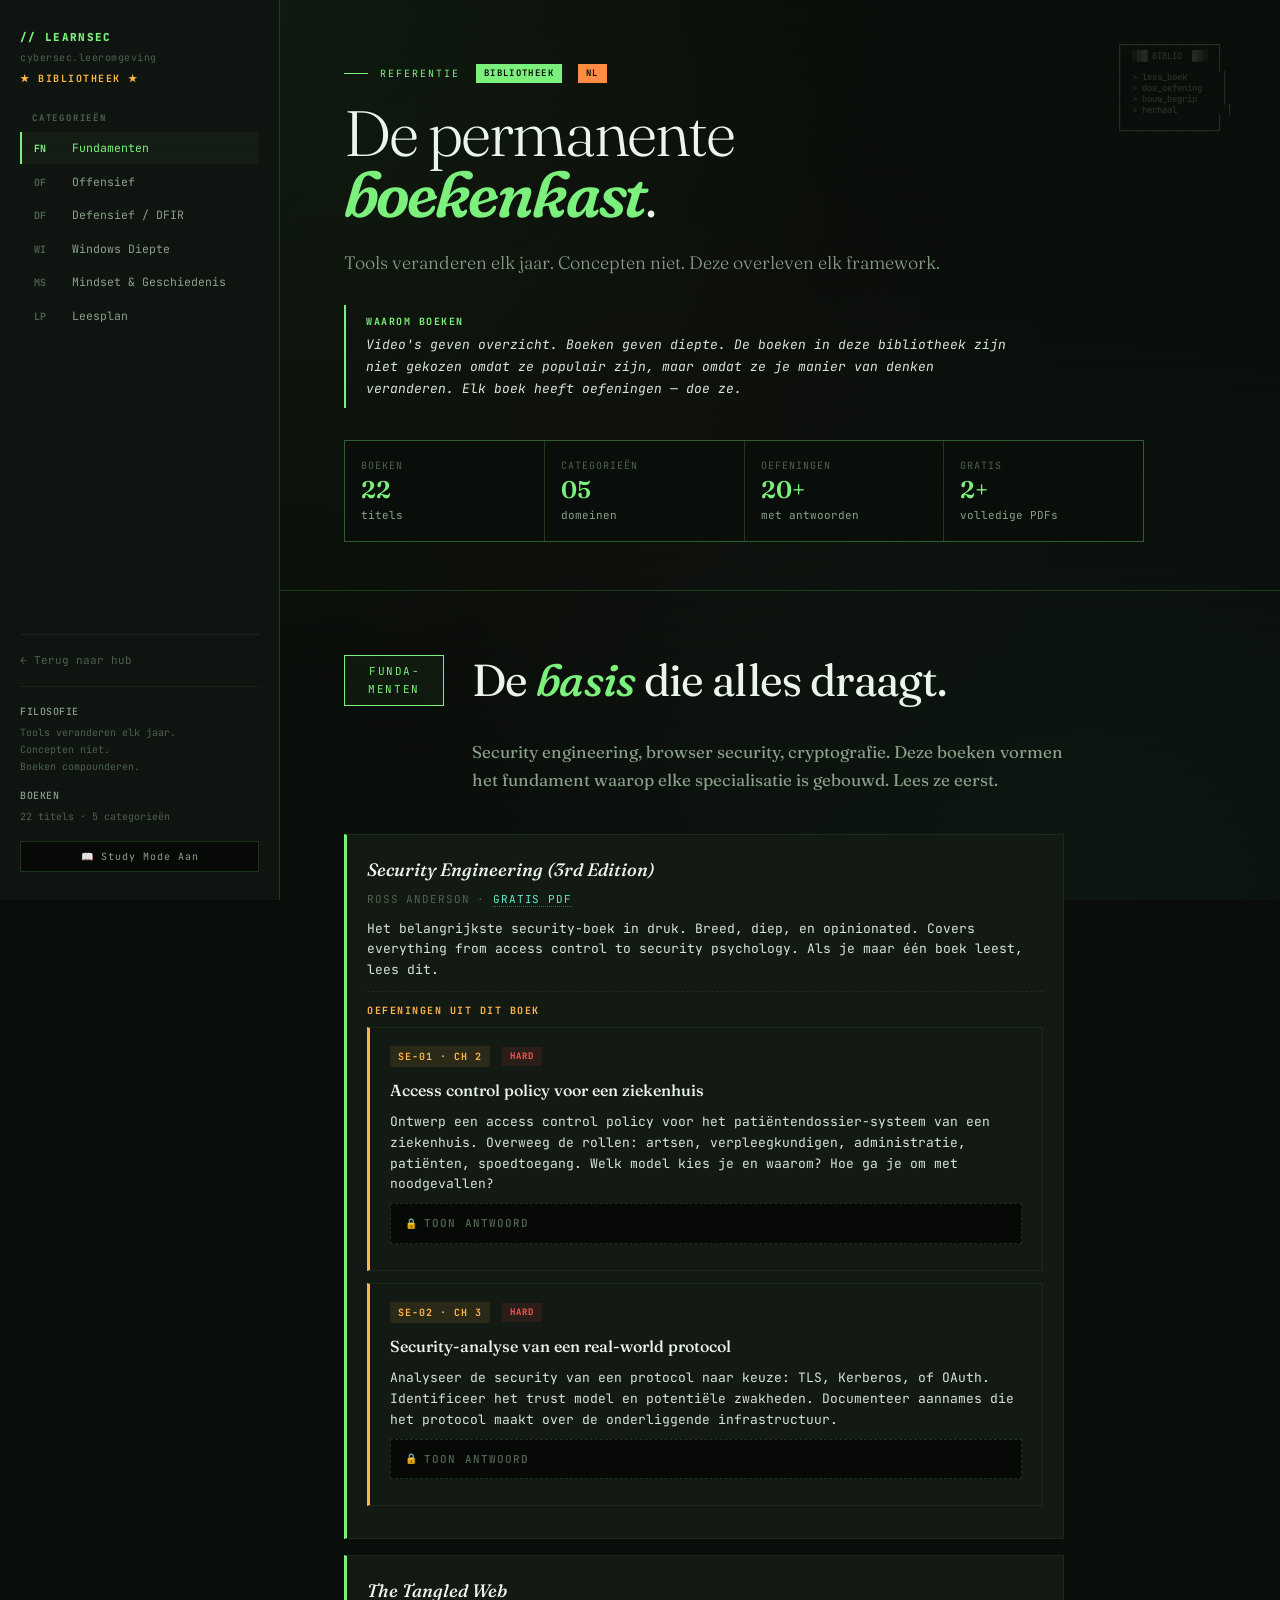
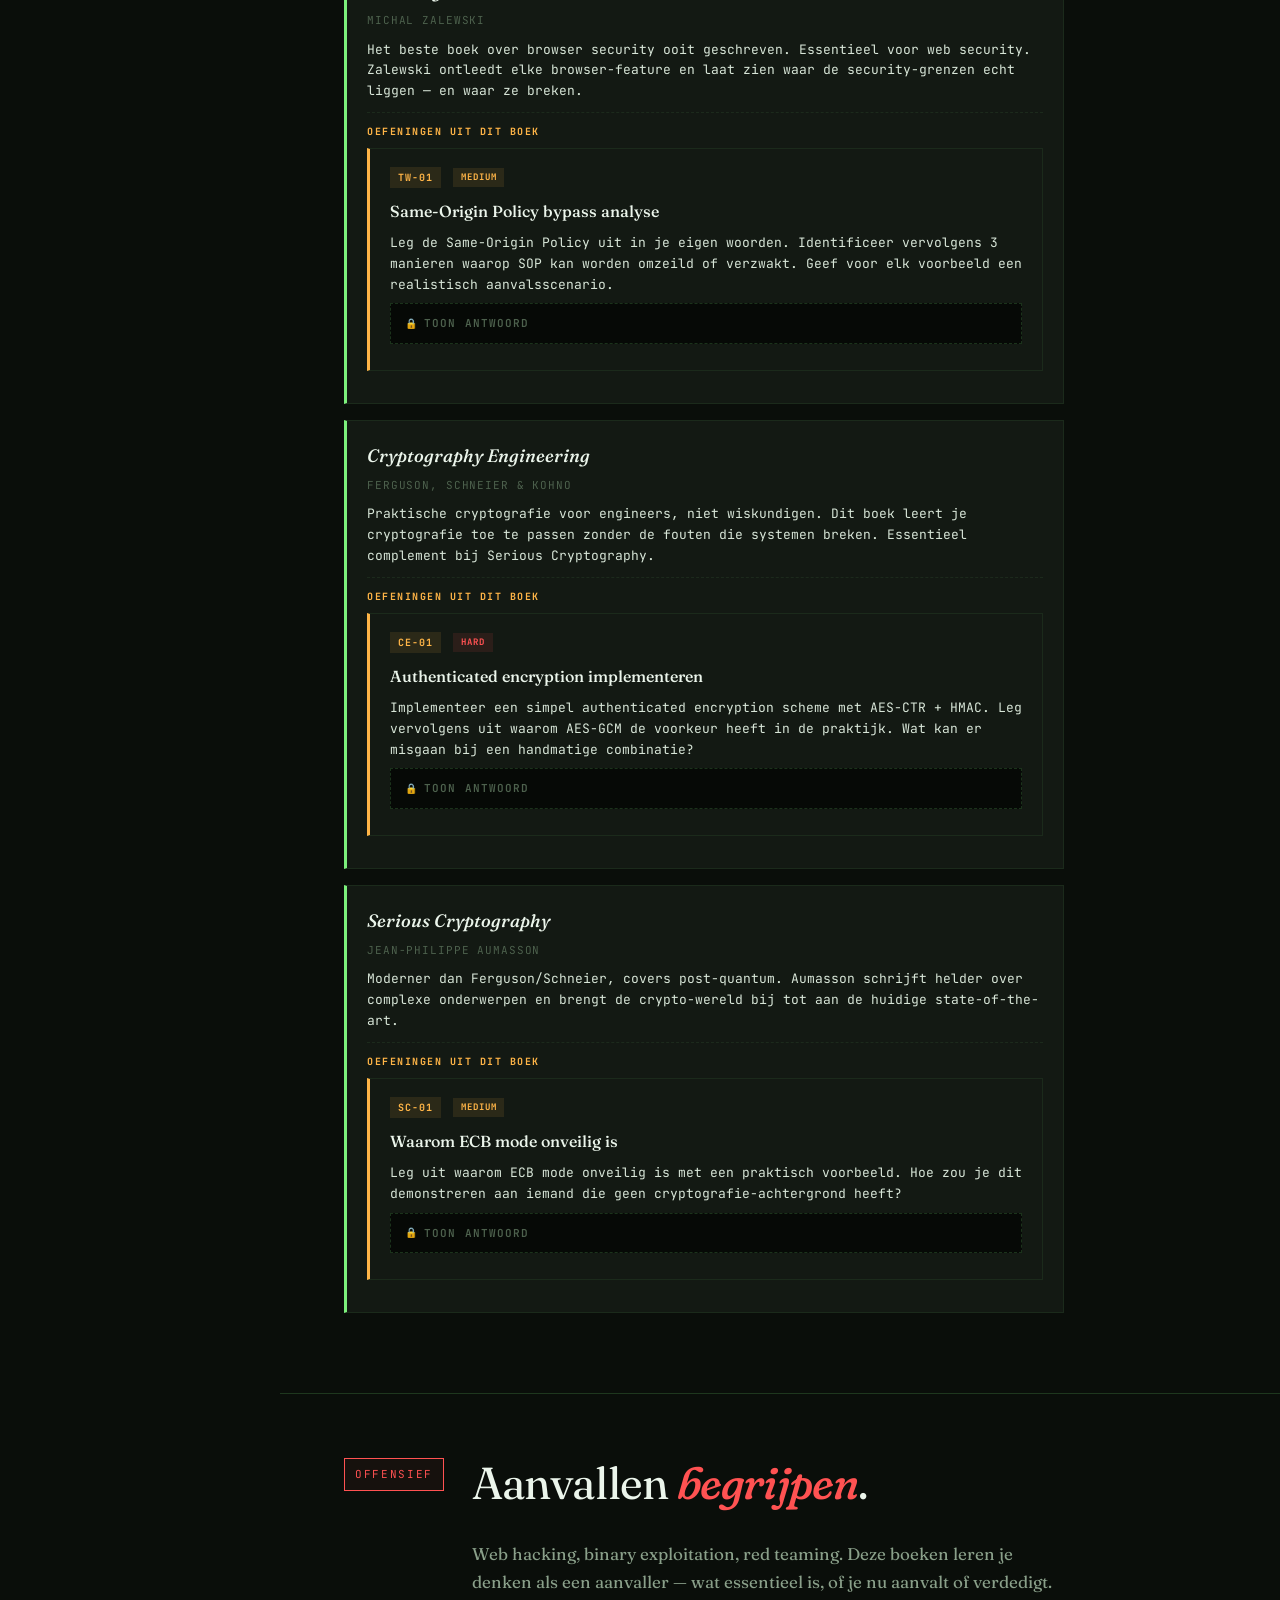
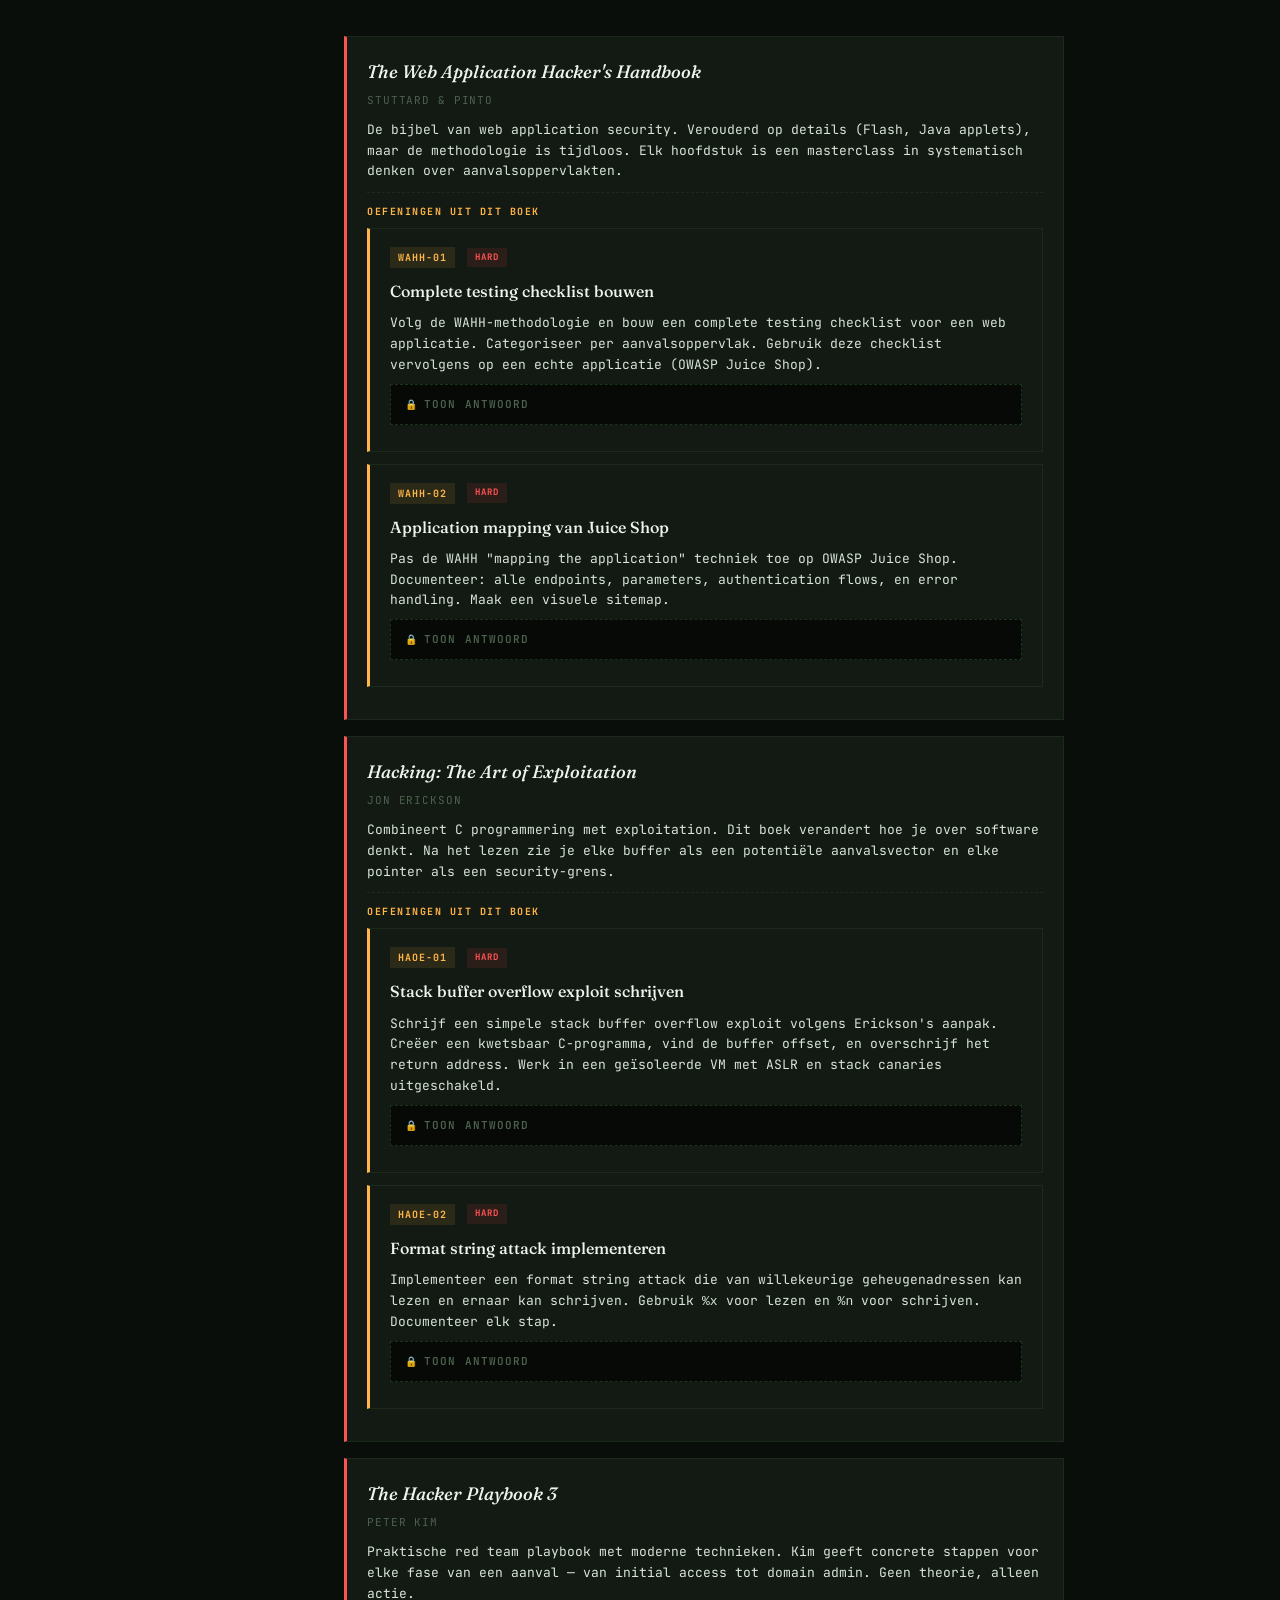
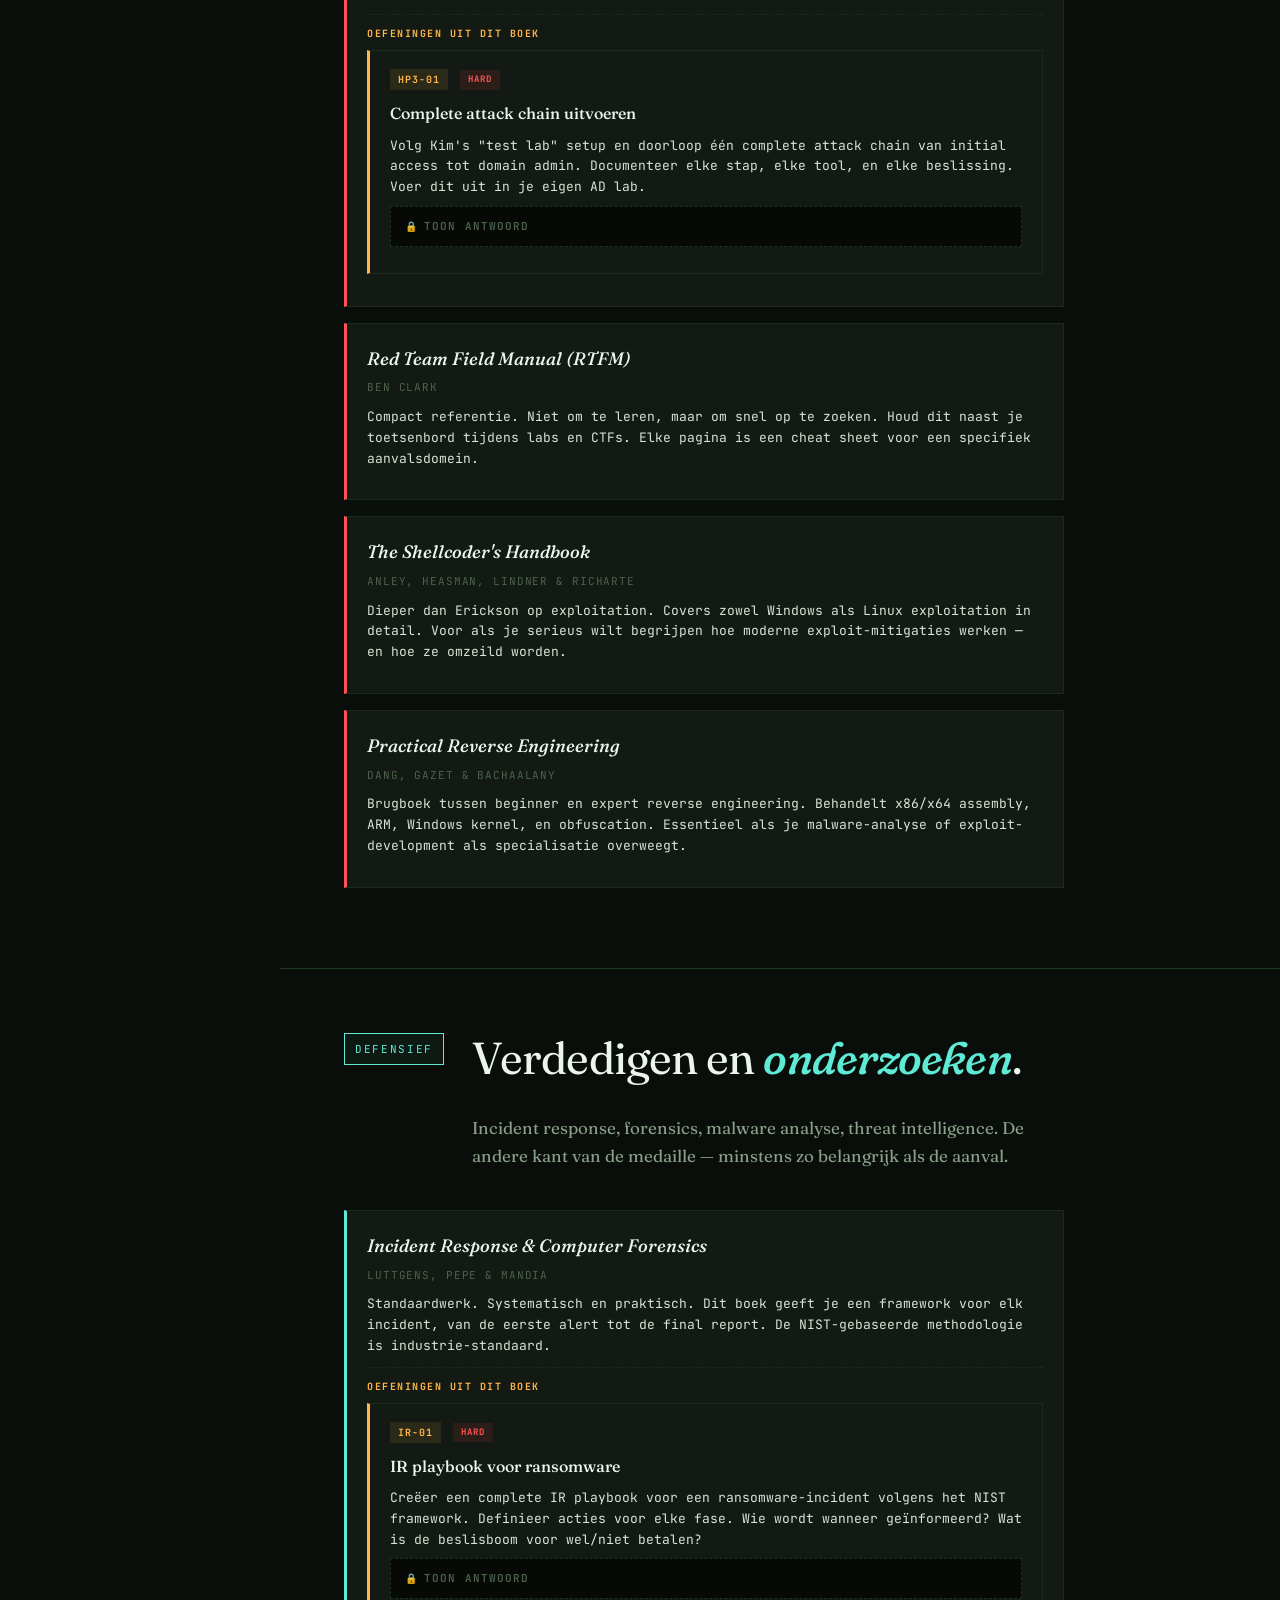
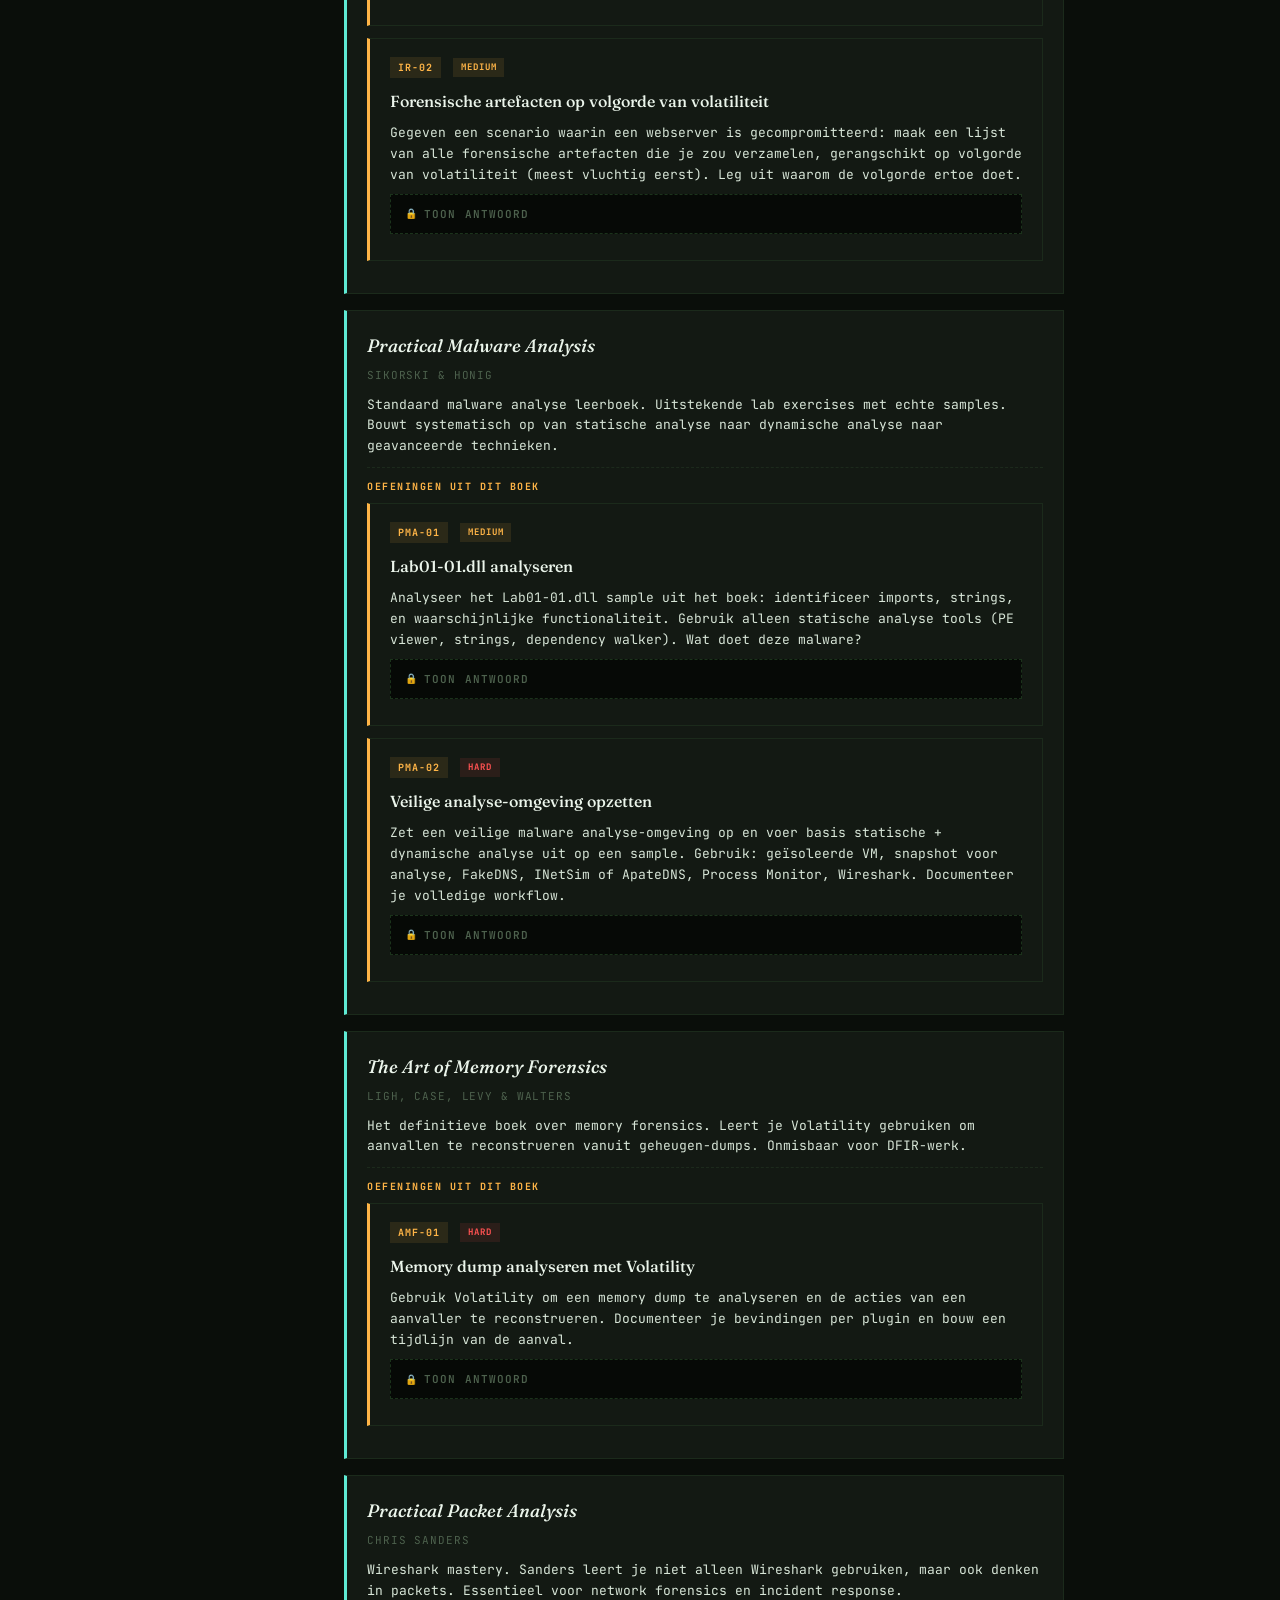
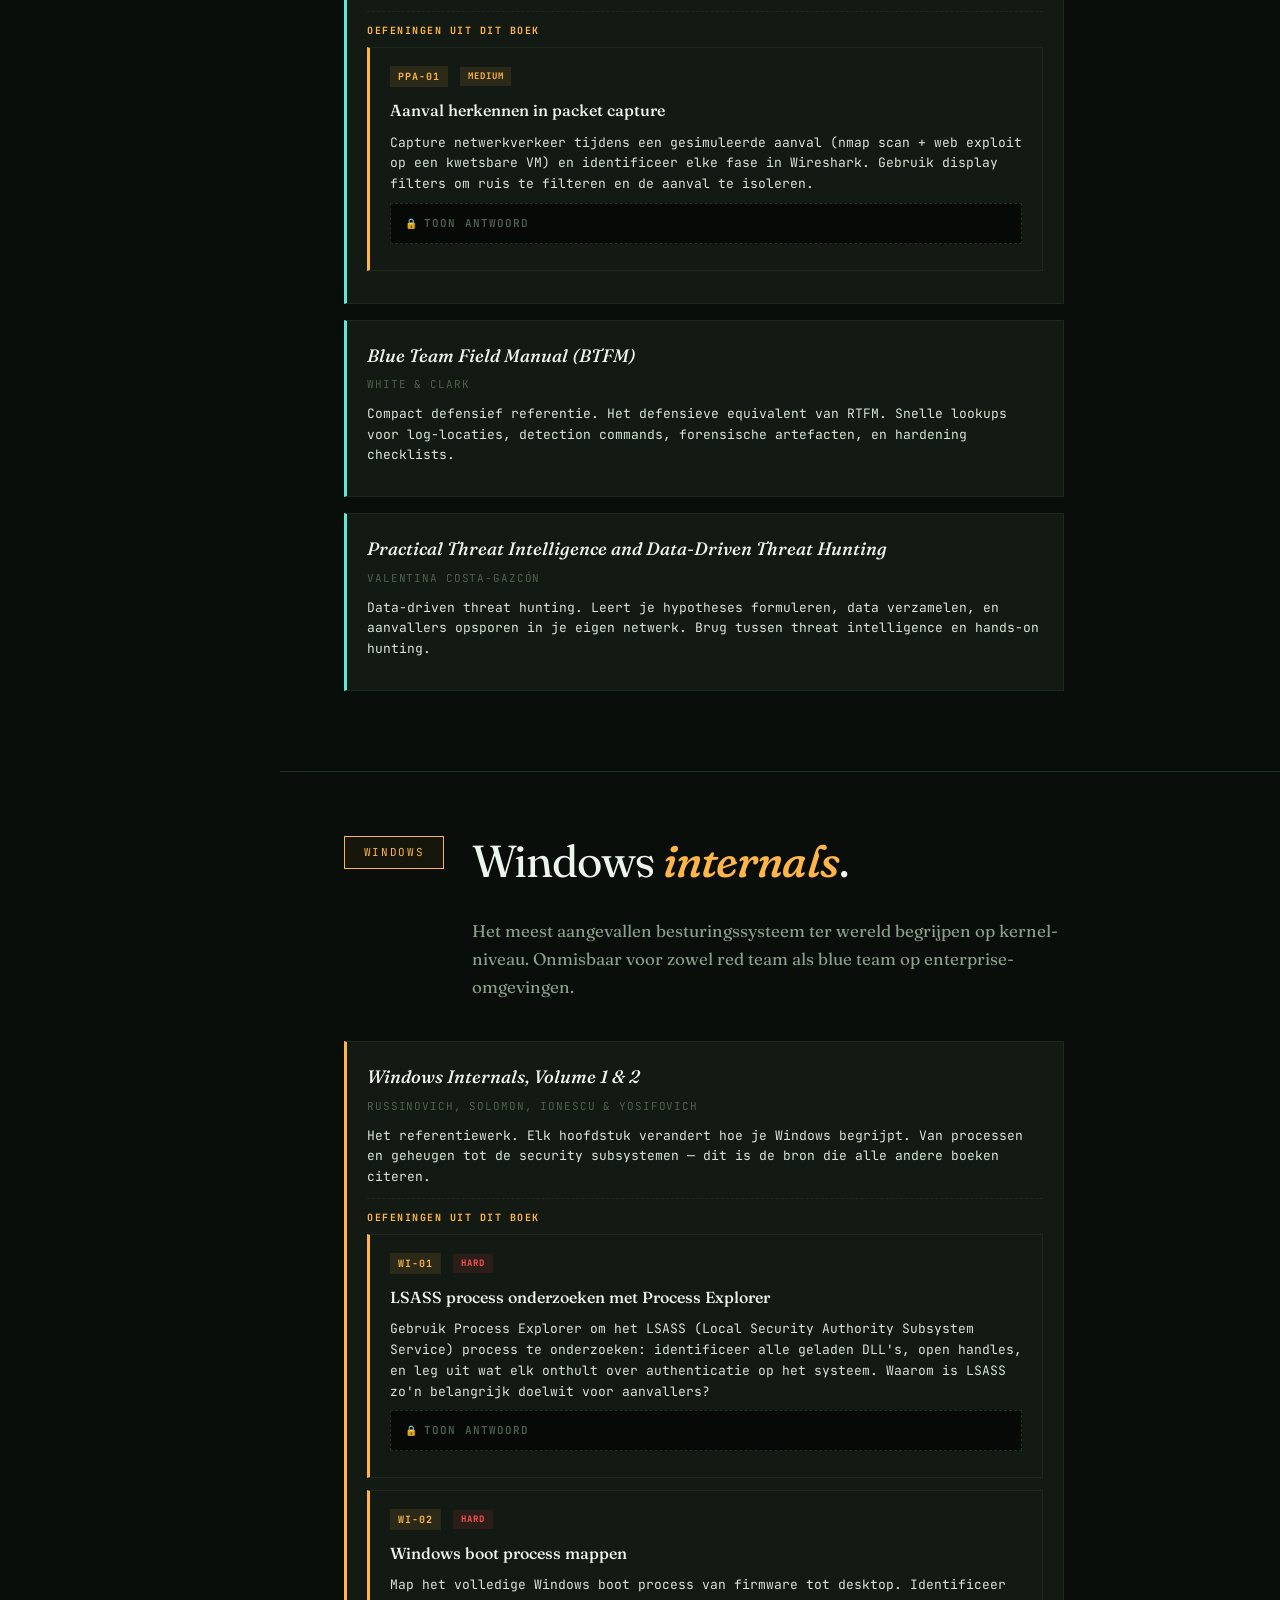
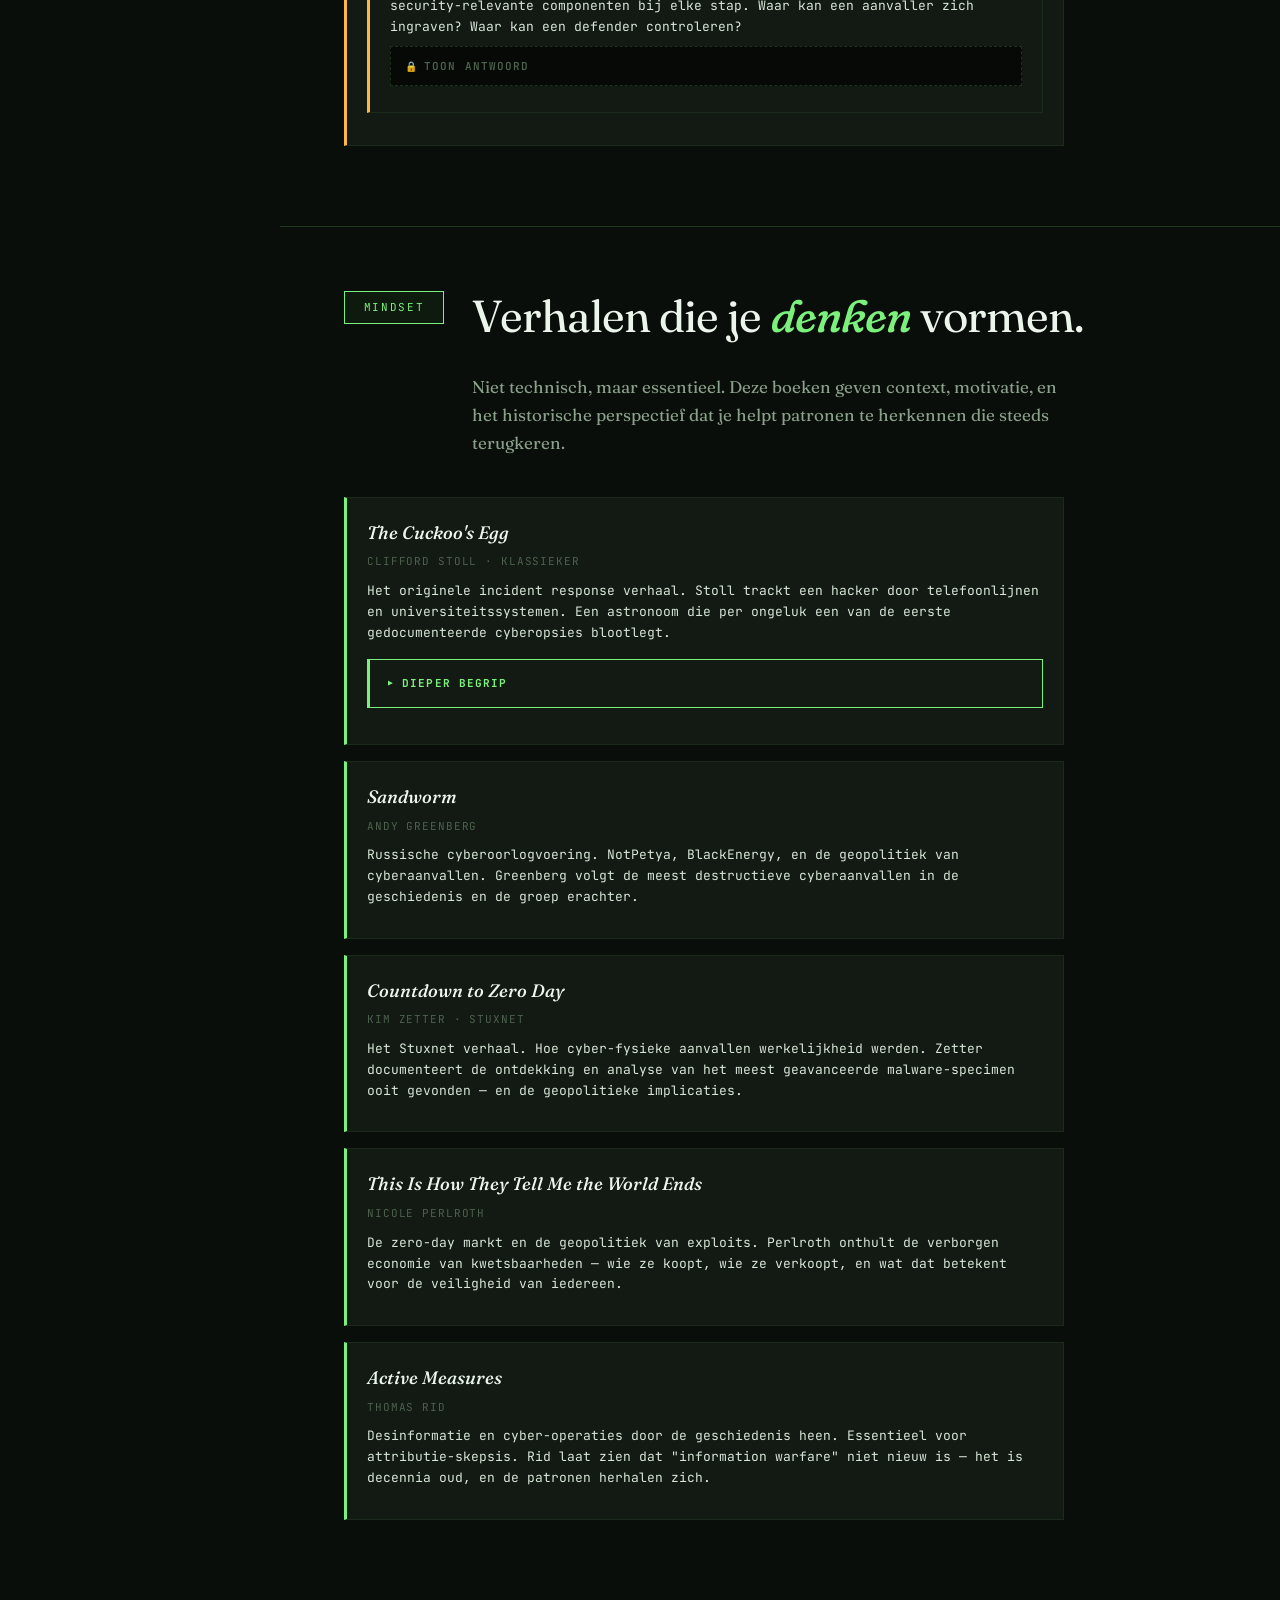
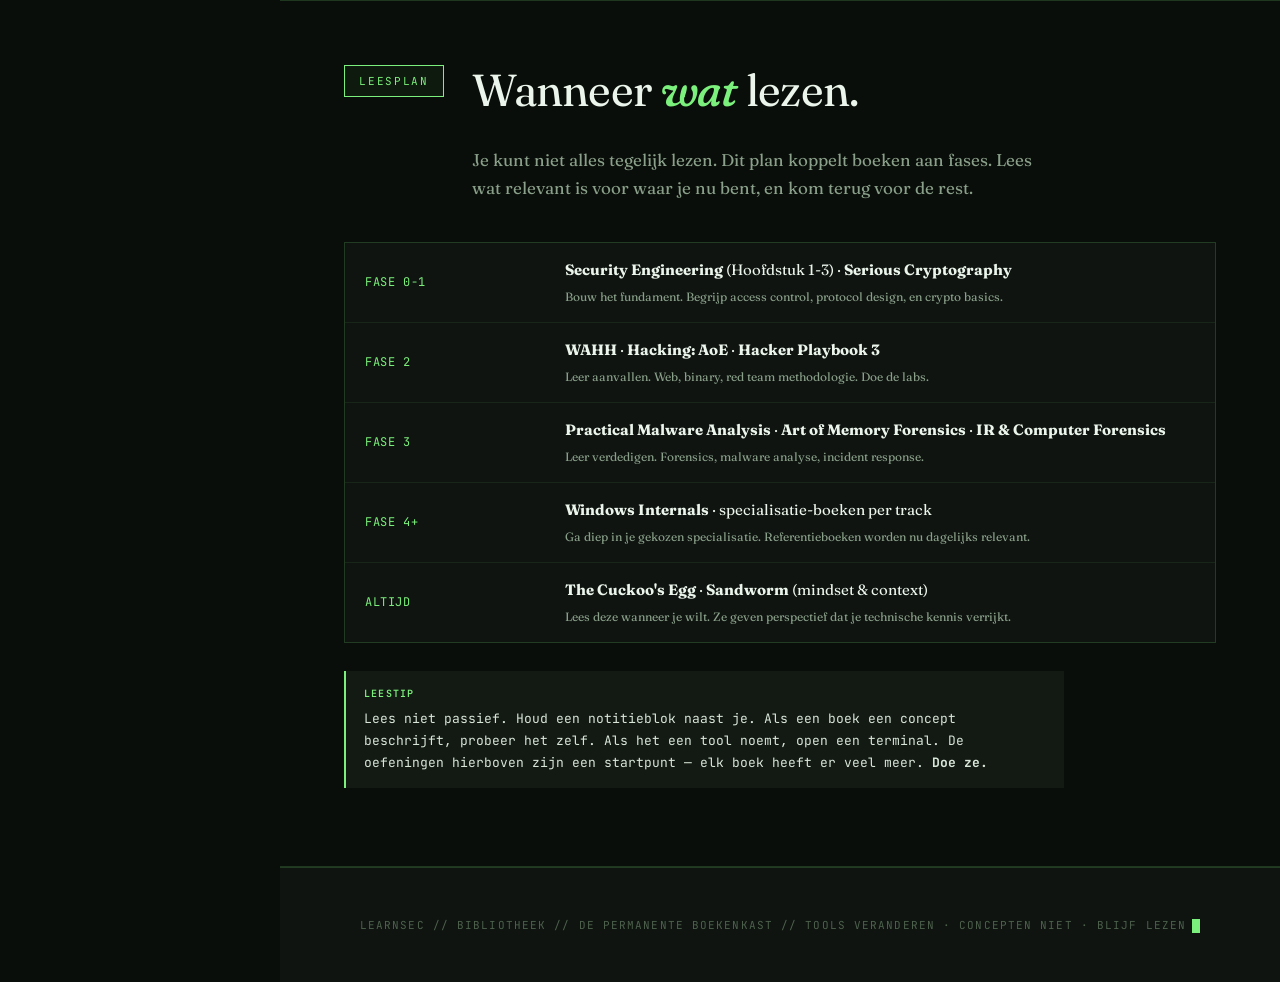
<file: pages/bibliotheek.html>
<!DOCTYPE html>
<html lang="nl">
<head>
<meta charset="UTF-8">
<meta name="viewport" content="width=device-width, initial-scale=1.0">
<meta name="phase-id" content="bibliotheek">
<title>Bibliotheek // De Permanente Boekenkast // LearnSec</title>
<link rel="preconnect" href="https://fonts.googleapis.com">
<link rel="preconnect" href="https://fonts.gstatic.com" crossorigin>
<link href="https://fonts.googleapis.com/css2?family=JetBrains+Mono:wght@300;400;500;700;800&family=Fraunces:opsz,wght,SOFT@9..144,300;9..144,400;9..144,600;9..144,800&display=swap" rel="stylesheet">
<link rel="stylesheet" href="../css/style.css">
<script>try{if(localStorage.getItem('learnsec_study_mode')==='on')document.documentElement.setAttribute('data-study','on')}catch(e){}</script>
<style>
/* ============================================================
   BIBLIOTHEEK — Supplementary Styles
   ============================================================ */

.book-card-detailed {
  background: var(--bg-panel);
  border: 1px solid var(--rule-soft);
  border-left: 3px solid var(--accent);
  padding: 20px;
  margin-bottom: 16px;
  max-width: 720px;
}
.book-card-detailed .book-title-main {
  font-family: var(--serif);
  font-size: 18px;
  font-weight: 500;
  color: var(--ink-bright);
  font-style: italic;
  margin-bottom: 4px;
}
.book-card-detailed .book-author-main {
  font-size: 11px;
  color: var(--ink-faint);
  letter-spacing: 0.08em;
  margin-bottom: 10px;
}
.book-card-detailed .book-why {
  font-size: 13px;
  color: var(--ink);
  line-height: 1.6;
  margin-bottom: 10px;
}
.book-card-detailed .book-exercises {
  border-top: 1px dashed var(--rule-soft);
  padding-top: 10px;
  margin-top: 10px;
}
.book-card-detailed .book-exercises h5 {
  font-family: var(--mono);
  font-size: 10px;
  color: var(--accent-amber);
  letter-spacing: 0.15em;
  margin-bottom: 8px;
  font-weight: 700;
}
</style>
</head>
<body>

<button class="hamburger-btn" aria-label="Menu" aria-expanded="false"><span class="bar"></span><span class="bar"></span><span class="bar"></span></button>
<div class="sidebar-backdrop"></div>

<div class="frame">

  <aside>
    <div class="brand">// LEARNSEC</div>
    <div class="brand-sub">cybersec.leeromgeving</div>
    <div class="edition">&#9733; BIBLIOTHEEK &#9733;</div>

    <div class="nav-section">
      <div class="nav-section-title">CATEGORIE&Euml;N</div>
      <nav>
        <a href="#fundamenten" class="active"><span class="num">FN</span>Fundamenten</a>
        <a href="#offensief"><span class="num">OF</span>Offensief</a>
        <a href="#defensief"><span class="num">DF</span>Defensief / DFIR</a>
        <a href="#windows"><span class="num">WI</span>Windows Diepte</a>
        <a href="#mindset"><span class="num">MS</span>Mindset &amp; Geschiedenis</a>
        <a href="#leesplan"><span class="num">LP</span>Leesplan</a>
      </nav>
    </div>

    <div class="back-link">
      <a href="../index.html">&larr; Terug naar hub</a>
    </div>

    <div class="meta">
      <strong>FILOSOFIE</strong>
      Tools veranderen elk jaar.<br>
      Concepten niet.<br>
      Boeken compounderen.
      <strong>BOEKEN</strong>
      22 titels &middot; 5 categorie&euml;n
    </div>
    <button class="study-toggle-btn" aria-pressed="false">&#128214; Study Mode Aan</button>
  </aside>

  <main id="top">

    <!-- HERO -->
    <div class="hero">
      <div class="ascii-dec">&#9484;&#9472;&#9472;&#9472;&#9472;&#9472;&#9472;&#9472;&#9472;&#9472;&#9472;&#9472;&#9472;&#9472;&#9472;&#9472;&#9472;&#9472;&#9472;&#9472;&#9488;
&#9474;  &#9617;&#9618;&#9619; BIBLIO  &#9619;&#9618;&#9617;  &#9474;
&#9474;                   &#9474;
&#9474;  > lees_boek       &#9474;
&#9474;  > doe_oefening    &#9474;
&#9474;  > bouw_begrip     &#9474;
&#9474;  > herhaal          &#9474;
&#9474;                   &#9474;
&#9492;&#9472;&#9472;&#9472;&#9472;&#9472;&#9472;&#9472;&#9472;&#9472;&#9472;&#9472;&#9472;&#9472;&#9472;&#9472;&#9472;&#9472;&#9472;&#9472;&#9496;</div>

      <div class="tag">REFERENTIE <span class="phase-badge">BIBLIOTHEEK</span><span class="lang">NL</span></div>
      <h1>De permanente<br><em>boekenkast</em>.</h1>
      <p class="lede">Tools veranderen elk jaar. Concepten niet. Deze overleven elk framework.</p>

      <div class="philosophy">
        <strong>WAAROM BOEKEN</strong>
        Video's geven overzicht. Boeken geven diepte. De boeken in deze bibliotheek zijn niet gekozen omdat ze populair zijn, maar omdat ze je manier van denken veranderen. Elk boek heeft oefeningen &mdash; doe ze.
      </div>

      <div class="hero-stats">
        <div class="stat"><div class="k">BOEKEN</div><div class="v">22</div><div class="u">titels</div></div>
        <div class="stat"><div class="k">CATEGORIE&Euml;N</div><div class="v">05</div><div class="u">domeinen</div></div>
        <div class="stat"><div class="k">OEFENINGEN</div><div class="v">20+</div><div class="u">met antwoorden</div></div>
        <div class="stat"><div class="k">GRATIS</div><div class="v">2+</div><div class="u">volledige PDFs</div></div>
      </div>
    </div>

    <!-- ============================================================
         FUNDAMENTEN
         ============================================================ -->
    <section id="fundamenten">
      <div class="section-head">
        <div class="badge">FUNDA&shy;MENTEN</div>
        <div>
          <h2>De <em>basis</em> die alles draagt.</h2>
        </div>
      </div>
      <p class="section-intro">Security engineering, browser security, cryptografie. Deze boeken vormen het fundament waarop elke specialisatie is gebouwd. Lees ze eerst.</p>

      <!-- Book 1: Security Engineering -->
      <div class="book-card-detailed">
        <div class="book-title-main">Security Engineering (3rd Edition)</div>
        <div class="book-author-main">ROSS ANDERSON &middot; <a href="https://cl.cam.ac.uk/~rja14/book.html" target="_blank" rel="noopener">GRATIS PDF</a></div>
        <div class="book-why">
          Het belangrijkste security-boek in druk. Breed, diep, en opinionated. Covers everything from access control to security psychology. Als je maar &eacute;&eacute;n boek leest, lees dit.
        </div>
        <div class="book-exercises">
          <h5>OEFENINGEN UIT DIT BOEK</h5>

          <div class="exercise">
            <div class="exercise-header">
              <div class="exercise-num">SE-01 &middot; CH 2</div>
              <div class="exercise-difficulty hard">HARD</div>
            </div>
            <div class="exercise-title">Access control policy voor een ziekenhuis</div>
            <div class="exercise-desc">
              Ontwerp een access control policy voor het pati&euml;ntendossier-systeem van een ziekenhuis. Overweeg de rollen: artsen, verpleegkundigen, administratie, pati&euml;nten, spoedtoegang. Welk model kies je en waarom? Hoe ga je om met noodgevallen?
            </div>
            <details class="answer-reveal">
              <summary>TOON ANTWOORD</summary>
              <div class="answer-content">
                <strong>Bell-LaPadula</strong> voor vertrouwelijkheid (no read up, no write down), maar ziekenhuizen vereisen een <strong>"break glass"</strong> noodmechanisme dat normaal beleid overschrijft met volledige audit logging. Dit is een fundamenteel spanningsveld: strikt access control versus levensreddende toegang. De oplossing is niet het model loslaten, maar een gecontroleerde override met onmiddellijke notificatie en retroactieve review.
              </div>
            </details>
          </div>

          <div class="exercise">
            <div class="exercise-header">
              <div class="exercise-num">SE-02 &middot; CH 3</div>
              <div class="exercise-difficulty hard">HARD</div>
            </div>
            <div class="exercise-title">Security-analyse van een real-world protocol</div>
            <div class="exercise-desc">
              Analyseer de security van een protocol naar keuze: TLS, Kerberos, of OAuth. Identificeer het trust model en potenti&euml;le zwakheden. Documenteer aannames die het protocol maakt over de onderliggende infrastructuur.
            </div>
            <details class="answer-reveal">
              <summary>TOON ANTWOORD</summary>
              <div class="answer-content">
                <strong>Voorbeeld: Kerberos</strong> &mdash; Het trust model draait om de KDC (Key Distribution Center) als single point of trust. Zwakheden: <strong>Golden Ticket</strong> (compromitteer krbtgt hash = onbeperkte toegang), <strong>Kerberoasting</strong> (zwakke service account wachtwoorden kraken via TGS tickets), <strong>delegation abuse</strong> (constrained/unconstrained delegation misbruik). Het model veronderstelt dat de KDC onkwetsbaar is &mdash; wat in de praktijk zelden waar is.
              </div>
            </details>
          </div>

        </div>
      </div>

      <!-- Book 2: The Tangled Web -->
      <div class="book-card-detailed">
        <div class="book-title-main">The Tangled Web</div>
        <div class="book-author-main">MICHAL ZALEWSKI</div>
        <div class="book-why">
          Het beste boek over browser security ooit geschreven. Essentieel voor web security. Zalewski ontleedt elke browser-feature en laat zien waar de security-grenzen echt liggen &mdash; en waar ze breken.
        </div>
        <div class="book-exercises">
          <h5>OEFENINGEN UIT DIT BOEK</h5>

          <div class="exercise">
            <div class="exercise-header">
              <div class="exercise-num">TW-01</div>
              <div class="exercise-difficulty medium">MEDIUM</div>
            </div>
            <div class="exercise-title">Same-Origin Policy bypass analyse</div>
            <div class="exercise-desc">
              Leg de Same-Origin Policy uit in je eigen woorden. Identificeer vervolgens 3 manieren waarop SOP kan worden omzeild of verzwakt. Geef voor elk voorbeeld een realistisch aanvalsscenario.
            </div>
            <details class="answer-reveal">
              <summary>TOON ANTWOORD</summary>
              <div class="answer-content">
                SOP blokkeert cross-origin reads (scheme + host + port moeten matchen). Bypasses: <strong>1) CORS misconfiguratie</strong> &mdash; server reflecteert <code>Origin</code> header zonder validatie in <code>Access-Control-Allow-Origin</code>. <strong>2) JSONP callbacks</strong> &mdash; legacy API's die data wrappen in een functie-aanroep via <code>&lt;script&gt;</code> tags. <strong>3) postMessage zonder origin validatie</strong> &mdash; ontvangende window checkt niet welk origin het bericht stuurt.
              </div>
            </details>
          </div>

        </div>
      </div>

      <!-- Book 3: Cryptography Engineering -->
      <div class="book-card-detailed">
        <div class="book-title-main">Cryptography Engineering</div>
        <div class="book-author-main">FERGUSON, SCHNEIER &amp; KOHNO</div>
        <div class="book-why">
          Praktische cryptografie voor engineers, niet wiskundigen. Dit boek leert je cryptografie toe te passen zonder de fouten die systemen breken. Essentieel complement bij Serious Cryptography.
        </div>
        <div class="book-exercises">
          <h5>OEFENINGEN UIT DIT BOEK</h5>

          <div class="exercise">
            <div class="exercise-header">
              <div class="exercise-num">CE-01</div>
              <div class="exercise-difficulty hard">HARD</div>
            </div>
            <div class="exercise-title">Authenticated encryption implementeren</div>
            <div class="exercise-desc">
              Implementeer een simpel authenticated encryption scheme met AES-CTR + HMAC. Leg vervolgens uit waarom AES-GCM de voorkeur heeft in de praktijk. Wat kan er misgaan bij een handmatige combinatie?
            </div>
            <details class="answer-reveal">
              <summary>TOON ANTWOORD</summary>
              <div class="answer-content">
                AES-CTR biedt vertrouwelijkheid (stream cipher mode), HMAC biedt authenticatie. Maar de combinatie vereist zorgvuldig nonce-beheer en de correcte volgorde: <strong>encrypt-then-MAC</strong> (niet MAC-then-encrypt of encrypt-and-MAC). AES-GCM combineert beide operaties in &eacute;&eacute;n primitief, wat implementatiefouten vermindert. Het belangrijkste risico: nonce-hergebruik in CTR mode onthult XOR van plaintexten; in GCM breekt het ook de authenticatie volledig.
              </div>
            </details>
          </div>

        </div>
      </div>

      <!-- Book 4: Serious Cryptography -->
      <div class="book-card-detailed">
        <div class="book-title-main">Serious Cryptography</div>
        <div class="book-author-main">JEAN-PHILIPPE AUMASSON</div>
        <div class="book-why">
          Moderner dan Ferguson/Schneier, covers post-quantum. Aumasson schrijft helder over complexe onderwerpen en brengt de crypto-wereld bij tot aan de huidige state-of-the-art.
        </div>
        <div class="book-exercises">
          <h5>OEFENINGEN UIT DIT BOEK</h5>

          <div class="exercise">
            <div class="exercise-header">
              <div class="exercise-num">SC-01</div>
              <div class="exercise-difficulty medium">MEDIUM</div>
            </div>
            <div class="exercise-title">Waarom ECB mode onveilig is</div>
            <div class="exercise-desc">
              Leg uit waarom ECB mode onveilig is met een praktisch voorbeeld. Hoe zou je dit demonstreren aan iemand die geen cryptografie-achtergrond heeft?
            </div>
            <details class="answer-reveal">
              <summary>TOON ANTWOORD</summary>
              <div class="answer-content">
                ECB (Electronic Codebook) versleutelt identieke plaintext-blokken tot identieke ciphertext-blokken, waardoor patronen zichtbaar blijven. De klassieke <strong>"ECB penguin"</strong> demonstreert dit visueel: encrypteer een bitmap-afbeelding met ECB en de contouren van het origineel blijven herkenbaar in de ciphertext. Dit is omdat elke blok onafhankelijk wordt versleuteld zonder context van omliggende blokken. CBC, CTR, of GCM lossen dit op door elk blok afhankelijk te maken van voorgaande blokken of een counter.
              </div>
            </details>
          </div>

        </div>
      </div>

    </section>

    <!-- ============================================================
         OFFENSIEF
         ============================================================ -->
    <section id="offensief" class="phase-2">
      <div class="section-head">
        <div class="badge">OFFEN&shy;SIEF</div>
        <div>
          <h2>Aanvallen <em>begrijpen</em>.</h2>
        </div>
      </div>
      <p class="section-intro">Web hacking, binary exploitation, red teaming. Deze boeken leren je denken als een aanvaller &mdash; wat essentieel is, of je nu aanvalt of verdedigt.</p>

      <!-- Book 5: WAHH -->
      <div class="book-card-detailed" style="border-left-color: var(--accent-hot);">
        <div class="book-title-main">The Web Application Hacker's Handbook</div>
        <div class="book-author-main">STUTTARD &amp; PINTO</div>
        <div class="book-why">
          De bijbel van web application security. Verouderd op details (Flash, Java applets), maar de methodologie is tijdloos. Elk hoofdstuk is een masterclass in systematisch denken over aanvalsoppervlakten.
        </div>
        <div class="book-exercises">
          <h5>OEFENINGEN UIT DIT BOEK</h5>

          <div class="exercise">
            <div class="exercise-header">
              <div class="exercise-num">WAHH-01</div>
              <div class="exercise-difficulty hard">HARD</div>
            </div>
            <div class="exercise-title">Complete testing checklist bouwen</div>
            <div class="exercise-desc">
              Volg de WAHH-methodologie en bouw een complete testing checklist voor een web applicatie. Categoriseer per aanvalsoppervlak. Gebruik deze checklist vervolgens op een echte applicatie (OWASP Juice Shop).
            </div>
            <details class="answer-reveal">
              <summary>TOON ANTWOORD</summary>
              <div class="answer-content">
                Systematische checklist: <strong>1) Input mapping</strong> &mdash; alle parameters, headers, cookies identificeren. <strong>2) Authentication testing</strong> &mdash; brute force, credential stuffing, password policy. <strong>3) Session management</strong> &mdash; token entropy, fixation, timeout. <strong>4) Access control</strong> &mdash; horizontal/vertical privilege escalation, IDOR. <strong>5) Injection points</strong> &mdash; SQL, XSS, command injection, SSTI. <strong>6) Logic flaws</strong> &mdash; race conditions, business logic bypass. <strong>7) Information disclosure</strong> &mdash; error messages, debug endpoints, source code leaks.
              </div>
            </details>
          </div>

          <div class="exercise">
            <div class="exercise-header">
              <div class="exercise-num">WAHH-02</div>
              <div class="exercise-difficulty hard">HARD</div>
            </div>
            <div class="exercise-title">Application mapping van Juice Shop</div>
            <div class="exercise-desc">
              Pas de WAHH "mapping the application" techniek toe op OWASP Juice Shop. Documenteer: alle endpoints, parameters, authentication flows, en error handling. Maak een visuele sitemap.
            </div>
            <details class="answer-reveal">
              <summary>TOON ANTWOORD</summary>
              <div class="answer-content">
                Gebruik Burp Suite of OWASP ZAP als proxy. Crawl de applicatie handmatig en automatisch. Documenteer: <strong>API endpoints</strong> (/rest/*, /api/*), <strong>parameters</strong> (query strings, JSON bodies, cookies), <strong>auth flows</strong> (login, registration, JWT tokens), <strong>error responses</strong> (stack traces, verbose errors). Let specifiek op verborgen endpoints (robots.txt, JavaScript source analysis) en onbeschermde admin-functionaliteit.
              </div>
            </details>
          </div>

        </div>
      </div>

      <!-- Book 6: Hacking AoE -->
      <div class="book-card-detailed" style="border-left-color: var(--accent-hot);">
        <div class="book-title-main">Hacking: The Art of Exploitation</div>
        <div class="book-author-main">JON ERICKSON</div>
        <div class="book-why">
          Combineert C programmering met exploitation. Dit boek verandert hoe je over software denkt. Na het lezen zie je elke buffer als een potenti&euml;le aanvalsvector en elke pointer als een security-grens.
        </div>
        <div class="book-exercises">
          <h5>OEFENINGEN UIT DIT BOEK</h5>

          <div class="exercise">
            <div class="exercise-header">
              <div class="exercise-num">HAOE-01</div>
              <div class="exercise-difficulty hard">HARD</div>
            </div>
            <div class="exercise-title">Stack buffer overflow exploit schrijven</div>
            <div class="exercise-desc">
              Schrijf een simpele stack buffer overflow exploit volgens Erickson's aanpak. Cre&euml;er een kwetsbaar C-programma, vind de buffer offset, en overschrijf het return address. Werk in een ge&iuml;soleerde VM met ASLR en stack canaries uitgeschakeld.
            </div>
            <details class="answer-reveal">
              <summary>TOON ANTWOORD</summary>
              <div class="answer-content">
                <strong>Stap 1:</strong> Cre&euml;er kwetsbaar C-programma met <code>gets()</code> of <code>strcpy()</code> zonder bounds checking. <strong>Stap 2:</strong> Compileer met <code>-fno-stack-protector -z execstack</code> en schakel ASLR uit. <strong>Stap 3:</strong> Vind buffer offset tot return address met pattern generation (bijv. <code>msf-pattern_create</code>). <strong>Stap 4:</strong> Overschrijf return address met adres van shellcode op de stack, of gebruik return-to-libc (<code>system("/bin/sh")</code>).
              </div>
            </details>
          </div>

          <div class="exercise">
            <div class="exercise-header">
              <div class="exercise-num">HAOE-02</div>
              <div class="exercise-difficulty hard">HARD</div>
            </div>
            <div class="exercise-title">Format string attack implementeren</div>
            <div class="exercise-desc">
              Implementeer een format string attack die van willekeurige geheugenadressen kan lezen en ernaar kan schrijven. Gebruik <code>%x</code> voor lezen en <code>%n</code> voor schrijven. Documenteer elk stap.
            </div>
            <details class="answer-reveal">
              <summary>TOON ANTWOORD</summary>
              <div class="answer-content">
                Format string kwetsbaarheden ontstaan wanneer user input direct als format string wordt gebruikt: <code>printf(user_input)</code> in plaats van <code>printf("%s", user_input)</code>. <strong>Lezen:</strong> gebruik <code>%x</code> of <code>%p</code> om stack-waarden te lekken. <strong>Schrijven:</strong> gebruik <code>%n</code> dat het aantal tot dusver geschreven bytes naar een adres schrijft. Door padding met <code>%Nx</code> kun je de waarde controleren. Combineer met direct parameter access (<code>%7$n</code>) voor precisie.
              </div>
            </details>
          </div>

        </div>
      </div>

      <!-- Book 7: Hacker Playbook 3 -->
      <div class="book-card-detailed" style="border-left-color: var(--accent-hot);">
        <div class="book-title-main">The Hacker Playbook 3</div>
        <div class="book-author-main">PETER KIM</div>
        <div class="book-why">
          Praktische red team playbook met moderne technieken. Kim geeft concrete stappen voor elke fase van een aanval &mdash; van initial access tot domain admin. Geen theorie, alleen actie.
        </div>
        <div class="book-exercises">
          <h5>OEFENINGEN UIT DIT BOEK</h5>

          <div class="exercise">
            <div class="exercise-header">
              <div class="exercise-num">HP3-01</div>
              <div class="exercise-difficulty hard">HARD</div>
            </div>
            <div class="exercise-title">Complete attack chain uitvoeren</div>
            <div class="exercise-desc">
              Volg Kim's "test lab" setup en doorloop &eacute;&eacute;n complete attack chain van initial access tot domain admin. Documenteer elke stap, elke tool, en elke beslissing. Voer dit uit in je eigen AD lab.
            </div>
            <details class="answer-reveal">
              <summary>TOON ANTWOORD</summary>
              <div class="answer-content">
                Typische chain: <strong>1) Recon</strong> &mdash; nmap, enum4linux, kerbrute. <strong>2) Initial access</strong> &mdash; phishing payload of web exploit. <strong>3) Local enumeration</strong> &mdash; winPEAS, Seatbelt. <strong>4) Privilege escalation</strong> &mdash; service misconfig, unquoted paths, token impersonation. <strong>5) Lateral movement</strong> &mdash; Pass-the-Hash, PSExec, WMI. <strong>6) Domain escalation</strong> &mdash; Kerberoasting, DCSync, Golden Ticket. Documenteer &eacute;lke stap met screenshots en commando's.
              </div>
            </details>
          </div>

        </div>
      </div>

      <!-- Book 8: RTFM -->
      <div class="book-card-detailed" style="border-left-color: var(--accent-hot);">
        <div class="book-title-main">Red Team Field Manual (RTFM)</div>
        <div class="book-author-main">BEN CLARK</div>
        <div class="book-why">
          Compact referentie. Niet om te leren, maar om snel op te zoeken. Houd dit naast je toetsenbord tijdens labs en CTFs. Elke pagina is een cheat sheet voor een specifiek aanvalsdomein.
        </div>
      </div>

      <!-- Book 9: Shellcoder's Handbook -->
      <div class="book-card-detailed" style="border-left-color: var(--accent-hot);">
        <div class="book-title-main">The Shellcoder's Handbook</div>
        <div class="book-author-main">ANLEY, HEASMAN, LINDNER &amp; RICHARTE</div>
        <div class="book-why">
          Dieper dan Erickson op exploitation. Covers zowel Windows als Linux exploitation in detail. Voor als je serieus wilt begrijpen hoe moderne exploit-mitigaties werken &mdash; en hoe ze omzeild worden.
        </div>
      </div>

      <!-- Book 10: Practical Reverse Engineering -->
      <div class="book-card-detailed" style="border-left-color: var(--accent-hot);">
        <div class="book-title-main">Practical Reverse Engineering</div>
        <div class="book-author-main">DANG, GAZET &amp; BACHAALANY</div>
        <div class="book-why">
          Brugboek tussen beginner en expert reverse engineering. Behandelt x86/x64 assembly, ARM, Windows kernel, en obfuscation. Essentieel als je malware-analyse of exploit-development als specialisatie overweegt.
        </div>
      </div>

    </section>

    <!-- ============================================================
         DEFENSIEF / DFIR
         ============================================================ -->
    <section id="defensief" class="phase-3">
      <div class="section-head">
        <div class="badge">DEFEN&shy;SIEF</div>
        <div>
          <h2>Verdedigen en <em>onderzoeken</em>.</h2>
        </div>
      </div>
      <p class="section-intro">Incident response, forensics, malware analyse, threat intelligence. De andere kant van de medaille &mdash; minstens zo belangrijk als de aanval.</p>

      <!-- Book 11: IR & CF -->
      <div class="book-card-detailed" style="border-left-color: var(--accent-cyan);">
        <div class="book-title-main">Incident Response &amp; Computer Forensics</div>
        <div class="book-author-main">LUTTGENS, PEPE &amp; MANDIA</div>
        <div class="book-why">
          Standaardwerk. Systematisch en praktisch. Dit boek geeft je een framework voor elk incident, van de eerste alert tot de final report. De NIST-gebaseerde methodologie is industrie-standaard.
        </div>
        <div class="book-exercises">
          <h5>OEFENINGEN UIT DIT BOEK</h5>

          <div class="exercise">
            <div class="exercise-header">
              <div class="exercise-num">IR-01</div>
              <div class="exercise-difficulty hard">HARD</div>
            </div>
            <div class="exercise-title">IR playbook voor ransomware</div>
            <div class="exercise-desc">
              Cre&euml;er een complete IR playbook voor een ransomware-incident volgens het NIST framework. Definieer acties voor elke fase. Wie wordt wanneer ge&iuml;nformeerd? Wat is de beslisboom voor wel/niet betalen?
            </div>
            <details class="answer-reveal">
              <summary>TOON ANTWOORD</summary>
              <div class="answer-content">
                <strong>1) Preparation</strong> &mdash; backups (3-2-1 regel, offline), EDR deployment, playbooks, communicatieplan. <strong>2) Identification</strong> &mdash; alerts, IOCs, ransomware-variant identificeren, scope bepalen. <strong>3) Containment</strong> &mdash; getroffen systemen isoleren, bewijsmateriaal preserveren, C2 blokkeren. <strong>4) Eradication</strong> &mdash; malware verwijderen, entry point patchen, persistence mechanisms opruimen. <strong>5) Recovery</strong> &mdash; herstellen van schone backups, monitoring intensiveren. <strong>6) Lessons Learned</strong> &mdash; volledige tijdlijn documenteren, verdedigingen verbeteren.
              </div>
            </details>
          </div>

          <div class="exercise">
            <div class="exercise-header">
              <div class="exercise-num">IR-02</div>
              <div class="exercise-difficulty medium">MEDIUM</div>
            </div>
            <div class="exercise-title">Forensische artefacten op volgorde van volatiliteit</div>
            <div class="exercise-desc">
              Gegeven een scenario waarin een webserver is gecompromitteerd: maak een lijst van alle forensische artefacten die je zou verzamelen, gerangschikt op volgorde van volatiliteit (meest vluchtig eerst). Leg uit waarom de volgorde ertoe doet.
            </div>
            <details class="answer-reveal">
              <summary>TOON ANTWOORD</summary>
              <div class="answer-content">
                Volgorde van meest naar minst vluchtig: <strong>1) Memory dump</strong> &mdash; gaat verloren bij reboot, bevat decrypted data, keys, malware in geheugen. <strong>2) Network connections</strong> &mdash; actieve sessies en C2 verbindingen. <strong>3) Running processes</strong> &mdash; huidige state van het systeem. <strong>4) Disk image</strong> &mdash; volledige forensische kopie (write-blocked). <strong>5) Log files</strong> &mdash; syslog, webserver logs, auth logs. <strong>6) Configuration files</strong> &mdash; gewijzigde configs, crontabs, startup scripts. De volgorde doet ertoe omdat vluchtige data verloren gaat bij elke actie op het systeem.
              </div>
            </details>
          </div>

        </div>
      </div>

      <!-- Book 12: Practical Malware Analysis -->
      <div class="book-card-detailed" style="border-left-color: var(--accent-cyan);">
        <div class="book-title-main">Practical Malware Analysis</div>
        <div class="book-author-main">SIKORSKI &amp; HONIG</div>
        <div class="book-why">
          Standaard malware analyse leerboek. Uitstekende lab exercises met echte samples. Bouwt systematisch op van statische analyse naar dynamische analyse naar geavanceerde technieken.
        </div>
        <div class="book-exercises">
          <h5>OEFENINGEN UIT DIT BOEK</h5>

          <div class="exercise">
            <div class="exercise-header">
              <div class="exercise-num">PMA-01</div>
              <div class="exercise-difficulty medium">MEDIUM</div>
            </div>
            <div class="exercise-title">Lab01-01.dll analyseren</div>
            <div class="exercise-desc">
              Analyseer het Lab01-01.dll sample uit het boek: identificeer imports, strings, en waarschijnlijke functionaliteit. Gebruik alleen statische analyse tools (PE viewer, strings, dependency walker). Wat doet deze malware?
            </div>
            <details class="answer-reveal">
              <summary>TOON ANTWOORD</summary>
              <div class="answer-content">
                Key imports zoals <code>CreateService</code> en <code>InternetOpenUrl</code> suggereren een <strong>backdoor met persistence via een Windows service</strong> en <strong>HTTP-based command-and-control (C2)</strong>. Strings analyse onthult mogelijke C2 URLs en service namen. De DLL is bedoeld om als service ge&iuml;nstalleerd te worden en periodiek instructies op te halen via HTTP.
              </div>
            </details>
          </div>

          <div class="exercise">
            <div class="exercise-header">
              <div class="exercise-num">PMA-02</div>
              <div class="exercise-difficulty hard">HARD</div>
            </div>
            <div class="exercise-title">Veilige analyse-omgeving opzetten</div>
            <div class="exercise-desc">
              Zet een veilige malware analyse-omgeving op en voer basis statische + dynamische analyse uit op een sample. Gebruik: ge&iuml;soleerde VM, snapshot voor analyse, FakeDNS, INetSim of ApateDNS, Process Monitor, Wireshark. Documenteer je volledige workflow.
            </div>
            <details class="answer-reveal">
              <summary>TOON ANTWOORD</summary>
              <div class="answer-content">
                <strong>Setup:</strong> Windows VM zonder internet (host-only networking), snapshot v&oacute;&oacute;r analyse. <strong>Statisch:</strong> PE headers bekijken (PEview/PE-bear), strings extraheren, imports/exports analyseren, packer detectie (Detect It Easy). <strong>Dynamisch:</strong> INetSim op Linux host voor fake services, Process Monitor voor file/registry activiteit, Wireshark voor netwerk, Regshot voor registry changes, Process Explorer voor runtime gedrag. Altijd snapshot terugzetten na analyse.
              </div>
            </details>
          </div>

        </div>
      </div>

      <!-- Book 13: Art of Memory Forensics -->
      <div class="book-card-detailed" style="border-left-color: var(--accent-cyan);">
        <div class="book-title-main">The Art of Memory Forensics</div>
        <div class="book-author-main">LIGH, CASE, LEVY &amp; WALTERS</div>
        <div class="book-why">
          Het definitieve boek over memory forensics. Leert je Volatility gebruiken om aanvallen te reconstrueren vanuit geheugen-dumps. Onmisbaar voor DFIR-werk.
        </div>
        <div class="book-exercises">
          <h5>OEFENINGEN UIT DIT BOEK</h5>

          <div class="exercise">
            <div class="exercise-header">
              <div class="exercise-num">AMF-01</div>
              <div class="exercise-difficulty hard">HARD</div>
            </div>
            <div class="exercise-title">Memory dump analyseren met Volatility</div>
            <div class="exercise-desc">
              Gebruik Volatility om een memory dump te analyseren en de acties van een aanvaller te reconstrueren. Documenteer je bevindingen per plugin en bouw een tijdlijn van de aanval.
            </div>
            <details class="answer-reveal">
              <summary>TOON ANTWOORD</summary>
              <div class="answer-content">
                Systematische aanpak: <strong>pslist vs psscan</strong> &mdash; vergelijk voor verborgen processen (DKOM). <strong>netscan</strong> &mdash; actieve en recent gesloten verbindingen. <strong>cmdscan/consoles</strong> &mdash; command history van cmd.exe sessies. <strong>malfind</strong> &mdash; ge&iuml;njecteerde code in processen (VAD scanning, RWX permissions). <strong>dlllist</strong> &mdash; geladen DLL's per proces, zoek naar verdachte paden. <strong>filescan + dumpfiles</strong> &mdash; bestanden in geheugen extraheren. <strong>timeliner</strong> &mdash; alles samenvoegen tot een chronologisch overzicht.
              </div>
            </details>
          </div>

        </div>
      </div>

      <!-- Book 14: Practical Packet Analysis -->
      <div class="book-card-detailed" style="border-left-color: var(--accent-cyan);">
        <div class="book-title-main">Practical Packet Analysis</div>
        <div class="book-author-main">CHRIS SANDERS</div>
        <div class="book-why">
          Wireshark mastery. Sanders leert je niet alleen Wireshark gebruiken, maar ook denken in packets. Essentieel voor network forensics en incident response.
        </div>
        <div class="book-exercises">
          <h5>OEFENINGEN UIT DIT BOEK</h5>

          <div class="exercise">
            <div class="exercise-header">
              <div class="exercise-num">PPA-01</div>
              <div class="exercise-difficulty medium">MEDIUM</div>
            </div>
            <div class="exercise-title">Aanval herkennen in packet capture</div>
            <div class="exercise-desc">
              Capture netwerkverkeer tijdens een gesimuleerde aanval (nmap scan + web exploit op een kwetsbare VM) en identificeer elke fase in Wireshark. Gebruik display filters om ruis te filteren en de aanval te isoleren.
            </div>
            <details class="answer-reveal">
              <summary>TOON ANTWOORD</summary>
              <div class="answer-content">
                <strong>Fase 1 &mdash; Scan:</strong> Filter op SYN packets zonder ACK (<code>tcp.flags.syn==1 && tcp.flags.ack==0</code>) om de port scan te zien. Herken het patroon van sequenti&euml;le of random port probes. <strong>Fase 2 &mdash; Service detection:</strong> Volledige TCP handshakes gevolgd door banner grabs. <strong>Fase 3 &mdash; Exploit:</strong> HTTP requests naar kwetsbare endpoints, payload in POST body, response met reverse shell indicatoren. Gebruik <code>Follow TCP Stream</code> om de volledige exploit te reconstrueren.
              </div>
            </details>
          </div>

        </div>
      </div>

      <!-- Book 15: BTFM -->
      <div class="book-card-detailed" style="border-left-color: var(--accent-cyan);">
        <div class="book-title-main">Blue Team Field Manual (BTFM)</div>
        <div class="book-author-main">WHITE &amp; CLARK</div>
        <div class="book-why">
          Compact defensief referentie. Het defensieve equivalent van RTFM. Snelle lookups voor log-locaties, detection commands, forensische artefacten, en hardening checklists.
        </div>
      </div>

      <!-- Book 16: Practical Threat Intelligence -->
      <div class="book-card-detailed" style="border-left-color: var(--accent-cyan);">
        <div class="book-title-main">Practical Threat Intelligence and Data-Driven Threat Hunting</div>
        <div class="book-author-main">VALENTINA COSTA-GAZC&Oacute;N</div>
        <div class="book-why">
          Data-driven threat hunting. Leert je hypotheses formuleren, data verzamelen, en aanvallers opsporen in je eigen netwerk. Brug tussen threat intelligence en hands-on hunting.
        </div>
      </div>

    </section>

    <!-- ============================================================
         WINDOWS DIEPTE
         ============================================================ -->
    <section id="windows" class="phase-4">
      <div class="section-head">
        <div class="badge">WINDOWS</div>
        <div>
          <h2>Windows <em>internals</em>.</h2>
        </div>
      </div>
      <p class="section-intro">Het meest aangevallen besturingssysteem ter wereld begrijpen op kernel-niveau. Onmisbaar voor zowel red team als blue team op enterprise-omgevingen.</p>

      <!-- Book 17: Windows Internals -->
      <div class="book-card-detailed" style="border-left-color: var(--accent-amber);">
        <div class="book-title-main">Windows Internals, Volume 1 &amp; 2</div>
        <div class="book-author-main">RUSSINOVICH, SOLOMON, IONESCU &amp; YOSIFOVICH</div>
        <div class="book-why">
          Het referentiewerk. Elk hoofdstuk verandert hoe je Windows begrijpt. Van processen en geheugen tot de security subsystemen &mdash; dit is de bron die alle andere boeken citeren.
        </div>
        <div class="book-exercises">
          <h5>OEFENINGEN UIT DIT BOEK</h5>

          <div class="exercise">
            <div class="exercise-header">
              <div class="exercise-num">WI-01</div>
              <div class="exercise-difficulty hard">HARD</div>
            </div>
            <div class="exercise-title">LSASS process onderzoeken met Process Explorer</div>
            <div class="exercise-desc">
              Gebruik Process Explorer om het LSASS (Local Security Authority Subsystem Service) process te onderzoeken: identificeer alle geladen DLL's, open handles, en leg uit wat elk onthult over authenticatie op het systeem. Waarom is LSASS zo'n belangrijk doelwit voor aanvallers?
            </div>
            <details class="answer-reveal">
              <summary>TOON ANTWOORD</summary>
              <div class="answer-content">
                Key DLL's: <code>msv1_0.dll</code> (NTLM authenticatie), <code>kerberos.dll</code> (Kerberos authenticatie), <code>wdigest.dll</code> (plaintext credentials als WDigest auth ingeschakeld is &mdash; standaard uit sinds Windows 8.1+). Open handles naar <strong>SAM</strong> en <strong>SECURITY</strong> registry hives bevatten credential materiaal. LSASS is het primaire doelwit voor credential-dumping tools (Mimikatz) omdat het alle authenticatie-gerelateerde secrets in geheugen bewaart. Microsoft beschermt het nu met <strong>Credential Guard</strong> (virtualization-based security) en <strong>PPL</strong> (Protected Process Light).
              </div>
            </details>
          </div>

          <div class="exercise">
            <div class="exercise-header">
              <div class="exercise-num">WI-02</div>
              <div class="exercise-difficulty hard">HARD</div>
            </div>
            <div class="exercise-title">Windows boot process mappen</div>
            <div class="exercise-desc">
              Map het volledige Windows boot process van firmware tot desktop. Identificeer security-relevante componenten bij elke stap. Waar kan een aanvaller zich ingraven? Waar kan een defender controleren?
            </div>
            <details class="answer-reveal">
              <summary>TOON ANTWOORD</summary>
              <div class="answer-content">
                <strong>Boot chain:</strong> UEFI Secure Boot (verificeert bootloader signature) &rarr; <code>bootmgr</code> (Boot Manager) &rarr; <code>winload.efi</code> (OS loader, verifieert kernel/drivers) &rarr; <code>ntoskrnl.exe</code> (kernel init) &rarr; <code>smss.exe</code> (Session Manager) &rarr; <code>csrss.exe</code> (Client/Server Runtime) &rarr; <code>wininit.exe</code> (Session 0 init) &rarr; <code>services.exe</code> (Service Control Manager) &rarr; <code>lsass.exe</code> (security) &rarr; <code>winlogon.exe</code> (user logon) &rarr; <code>explorer.exe</code> (shell). <strong>Aanvalspunten:</strong> bootkits (pre-OS), rootkits (kernel), service persistence, LSASS attacks. <strong>Verdediging:</strong> Secure Boot, Measured Boot, Early Launch Antimalware (ELAM).
              </div>
            </details>
          </div>

        </div>
      </div>

    </section>

    <!-- ============================================================
         MINDSET & GESCHIEDENIS
         ============================================================ -->
    <section id="mindset">
      <div class="section-head">
        <div class="badge">MINDSET</div>
        <div>
          <h2>Verhalen die je <em>denken</em> vormen.</h2>
        </div>
      </div>
      <p class="section-intro">Niet technisch, maar essentieel. Deze boeken geven context, motivatie, en het historische perspectief dat je helpt patronen te herkennen die steeds terugkeren.</p>

      <!-- Book 18: The Cuckoo's Egg -->
      <div class="book-card-detailed">
        <div class="book-title-main">The Cuckoo's Egg</div>
        <div class="book-author-main">CLIFFORD STOLL &middot; KLASSIEKER</div>
        <div class="book-why">
          Het originele incident response verhaal. Stoll trackt een hacker door telefoonlijnen en universiteitssystemen. Een astronoom die per ongeluk een van de eerste gedocumenteerde cyberopsies blootlegt.
        </div>

        <details class="deep-understanding">
          <summary>Dieper begrip</summary>
          <div class="deep-content">
            <p>Dit boek uit 1989 laat zien dat de fundamenten van incident response &mdash; geduld, logging, en het volgen van het bewijs &mdash; niet veranderd zijn in 35+ jaar. Stoll had geen SIEM, geen EDR, geen threat intelligence feeds. Hij had een logboek, een printer die elke login logde, en de discipline om niet te vroeg in te grijpen.</p>
            <p>De les voor moderne security professionals: tools verbeteren de effici&euml;ntie, maar het zijn de <strong>fundamentele vaardigheden</strong> &mdash; observeren, documenteren, geduldig volgen &mdash; die een onderzoek succesvol maken. Of je nu Wireshark of een printer-terminal gebruikt.</p>
          </div>
        </details>
      </div>

      <!-- Book 19: Sandworm -->
      <div class="book-card-detailed">
        <div class="book-title-main">Sandworm</div>
        <div class="book-author-main">ANDY GREENBERG</div>
        <div class="book-why">
          Russische cyberoorlogvoering. NotPetya, BlackEnergy, en de geopolitiek van cyberaanvallen. Greenberg volgt de meest destructieve cyberaanvallen in de geschiedenis en de groep erachter.
        </div>
      </div>

      <!-- Book 20: Countdown to Zero Day -->
      <div class="book-card-detailed">
        <div class="book-title-main">Countdown to Zero Day</div>
        <div class="book-author-main">KIM ZETTER &middot; STUXNET</div>
        <div class="book-why">
          Het Stuxnet verhaal. Hoe cyber-fysieke aanvallen werkelijkheid werden. Zetter documenteert de ontdekking en analyse van het meest geavanceerde malware-specimen ooit gevonden &mdash; en de geopolitieke implicaties.
        </div>
      </div>

      <!-- Book 21: This Is How They Tell Me -->
      <div class="book-card-detailed">
        <div class="book-title-main">This Is How They Tell Me the World Ends</div>
        <div class="book-author-main">NICOLE PERLROTH</div>
        <div class="book-why">
          De zero-day markt en de geopolitiek van exploits. Perlroth onthult de verborgen economie van kwetsbaarheden &mdash; wie ze koopt, wie ze verkoopt, en wat dat betekent voor de veiligheid van iedereen.
        </div>
      </div>

      <!-- Book 22: Active Measures -->
      <div class="book-card-detailed">
        <div class="book-title-main">Active Measures</div>
        <div class="book-author-main">THOMAS RID</div>
        <div class="book-why">
          Desinformatie en cyber-operaties door de geschiedenis heen. Essentieel voor attributie-skepsis. Rid laat zien dat "information warfare" niet nieuw is &mdash; het is decennia oud, en de patronen herhalen zich.
        </div>
      </div>

    </section>

    <!-- ============================================================
         LEESPLAN
         ============================================================ -->
    <section id="leesplan">
      <div class="section-head">
        <div class="badge">LEESPLAN</div>
        <div>
          <h2>Wanneer <em>wat</em> lezen.</h2>
        </div>
      </div>
      <p class="section-intro">Je kunt niet alles tegelijk lezen. Dit plan koppelt boeken aan fases. Lees wat relevant is voor waar je nu bent, en kom terug voor de rest.</p>

      <div class="timeline">

        <div class="row">
          <div class="time">FASE 0-1</div>
          <div class="state">
            <strong>Security Engineering</strong> (Hoofdstuk 1-3) &middot; <strong>Serious Cryptography</strong><br>
            <span style="font-size: 12px; color: var(--ink-dim);">Bouw het fundament. Begrijp access control, protocol design, en crypto basics.</span>
          </div>
        </div>

        <div class="row">
          <div class="time">FASE 2</div>
          <div class="state">
            <strong>WAHH</strong> &middot; <strong>Hacking: AoE</strong> &middot; <strong>Hacker Playbook 3</strong><br>
            <span style="font-size: 12px; color: var(--ink-dim);">Leer aanvallen. Web, binary, red team methodologie. Doe de labs.</span>
          </div>
        </div>

        <div class="row">
          <div class="time">FASE 3</div>
          <div class="state">
            <strong>Practical Malware Analysis</strong> &middot; <strong>Art of Memory Forensics</strong> &middot; <strong>IR &amp; Computer Forensics</strong><br>
            <span style="font-size: 12px; color: var(--ink-dim);">Leer verdedigen. Forensics, malware analyse, incident response.</span>
          </div>
        </div>

        <div class="row">
          <div class="time">FASE 4+</div>
          <div class="state">
            <strong>Windows Internals</strong> &middot; specialisatie-boeken per track<br>
            <span style="font-size: 12px; color: var(--ink-dim);">Ga diep in je gekozen specialisatie. Referentieboeken worden nu dagelijks relevant.</span>
          </div>
        </div>

        <div class="row">
          <div class="time">ALTIJD</div>
          <div class="state">
            <strong>The Cuckoo's Egg</strong> &middot; <strong>Sandworm</strong> (mindset &amp; context)<br>
            <span style="font-size: 12px; color: var(--ink-dim);">Lees deze wanneer je wilt. Ze geven perspectief dat je technische kennis verrijkt.</span>
          </div>
        </div>

      </div>

      <div class="callout" style="margin-top: 28px;">
        <strong class="label">Leestip</strong>
        Lees niet passief. Houd een notitieblok naast je. Als een boek een concept beschrijft, probeer het zelf. Als het een tool noemt, open een terminal. De oefeningen hierboven zijn een startpunt &mdash; elk boek heeft er veel meer. <strong>Doe ze.</strong>
      </div>

    </section>

    <footer>
      LEARNSEC // BIBLIOTHEEK // DE PERMANENTE BOEKENKAST // TOOLS VERANDEREN &middot; CONCEPTEN NIET &middot; BLIJF LEZEN<span class="cursor"></span>
    </footer>

  </main>
</div>

<script src="../js/progress.js"></script>
<script src="../js/study-mode.js"></script>
</body>
</html>
</file>
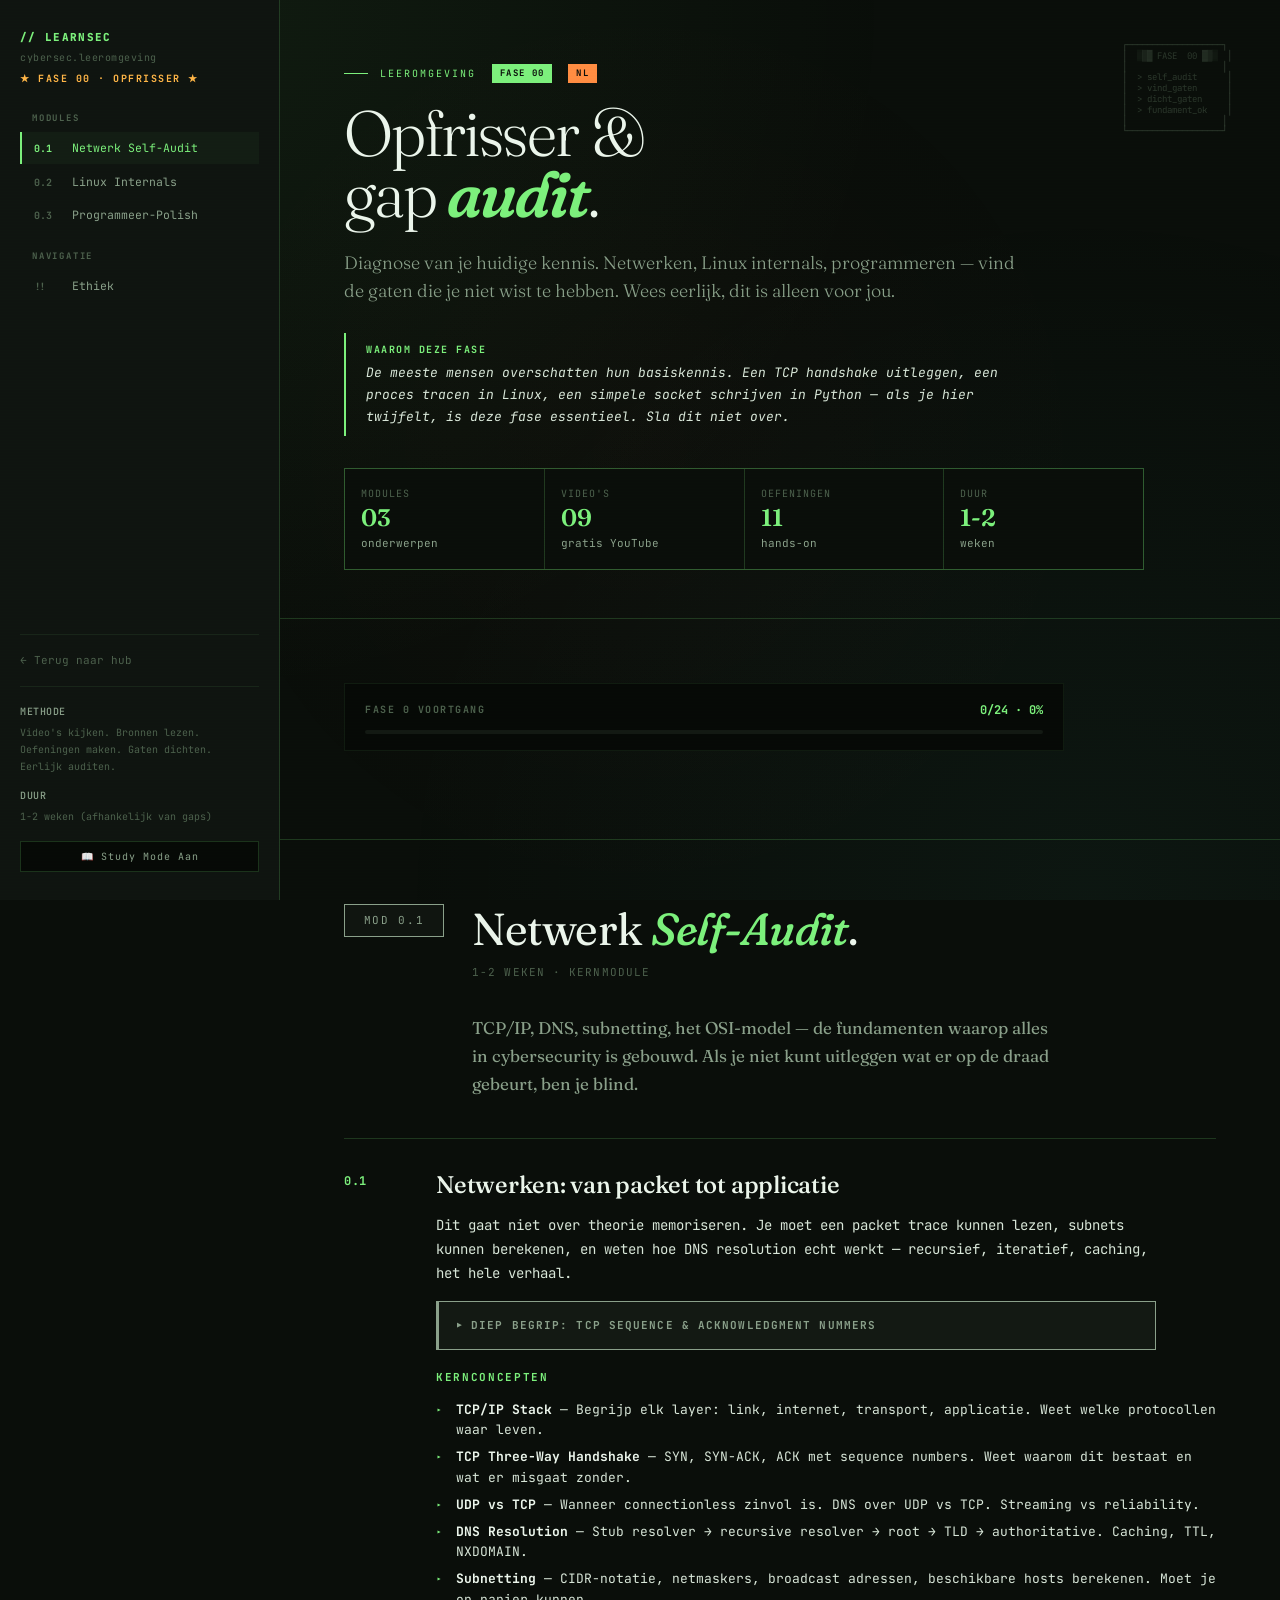
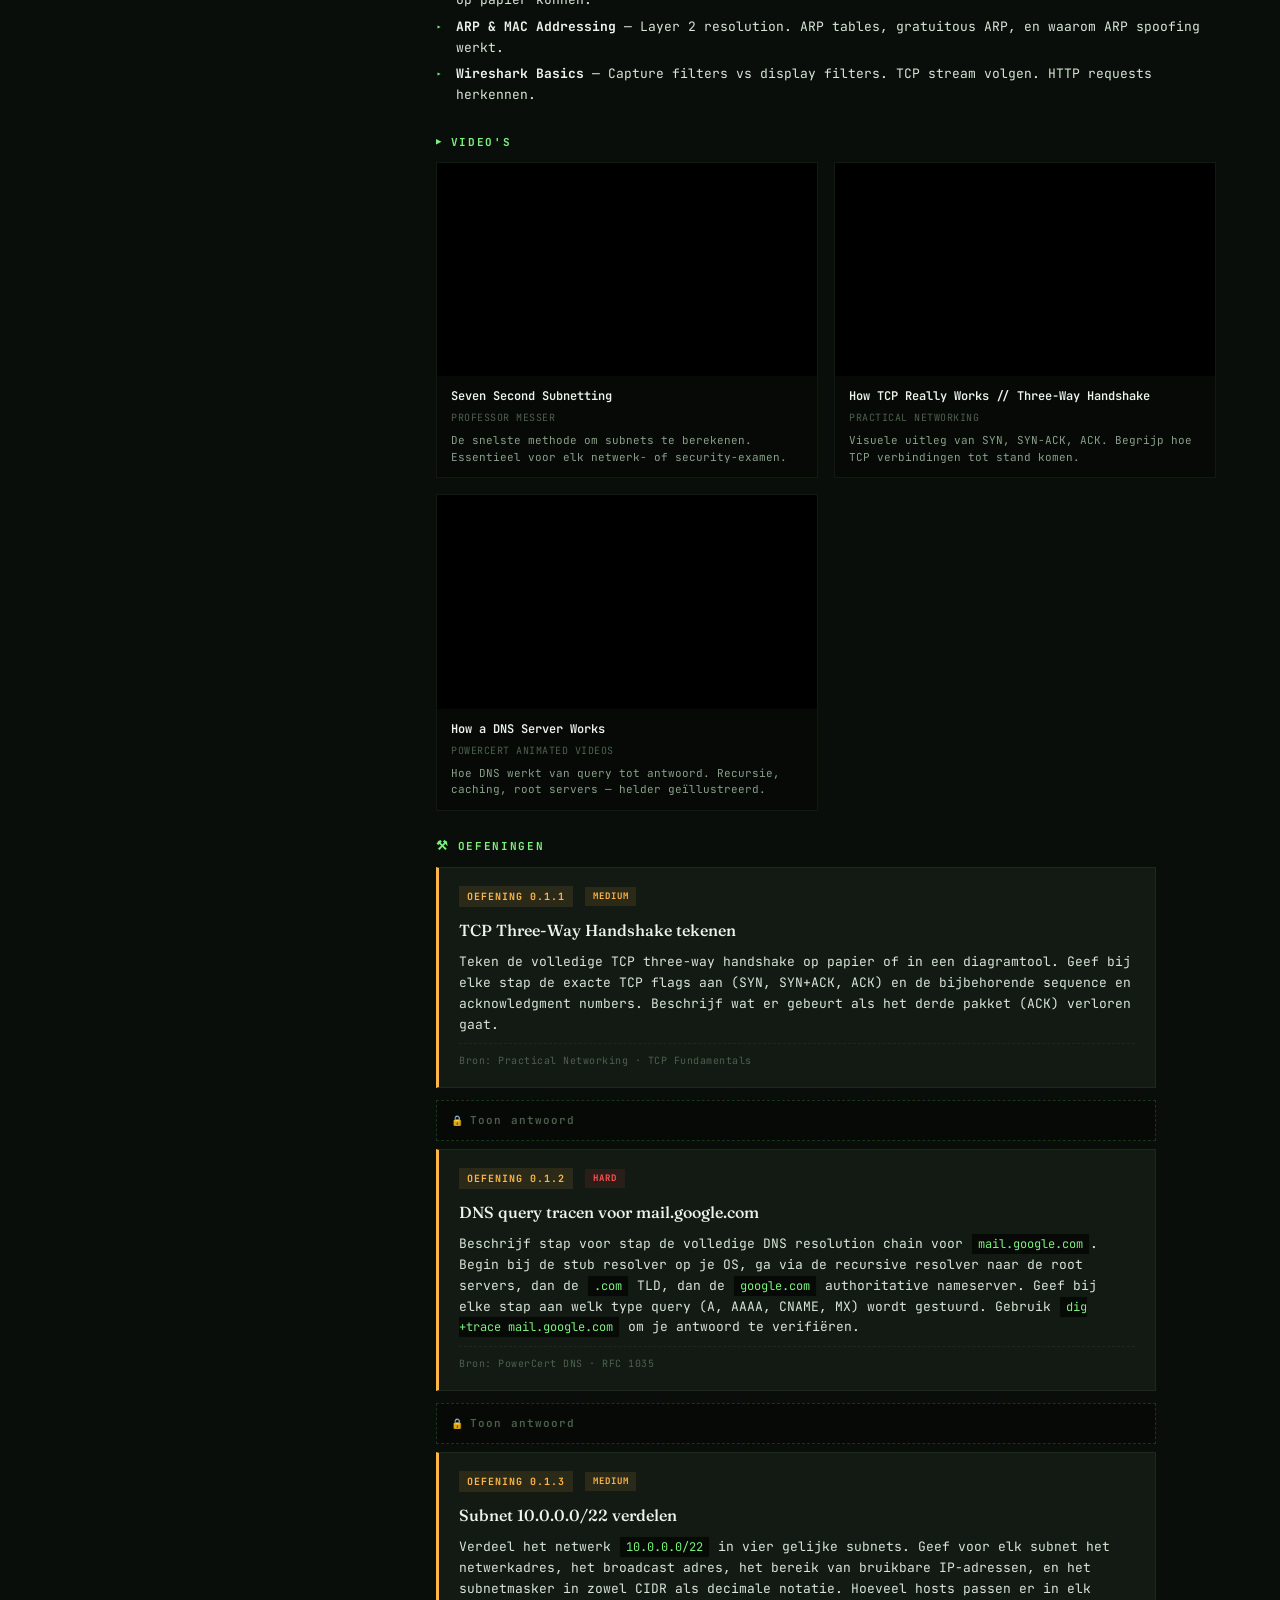
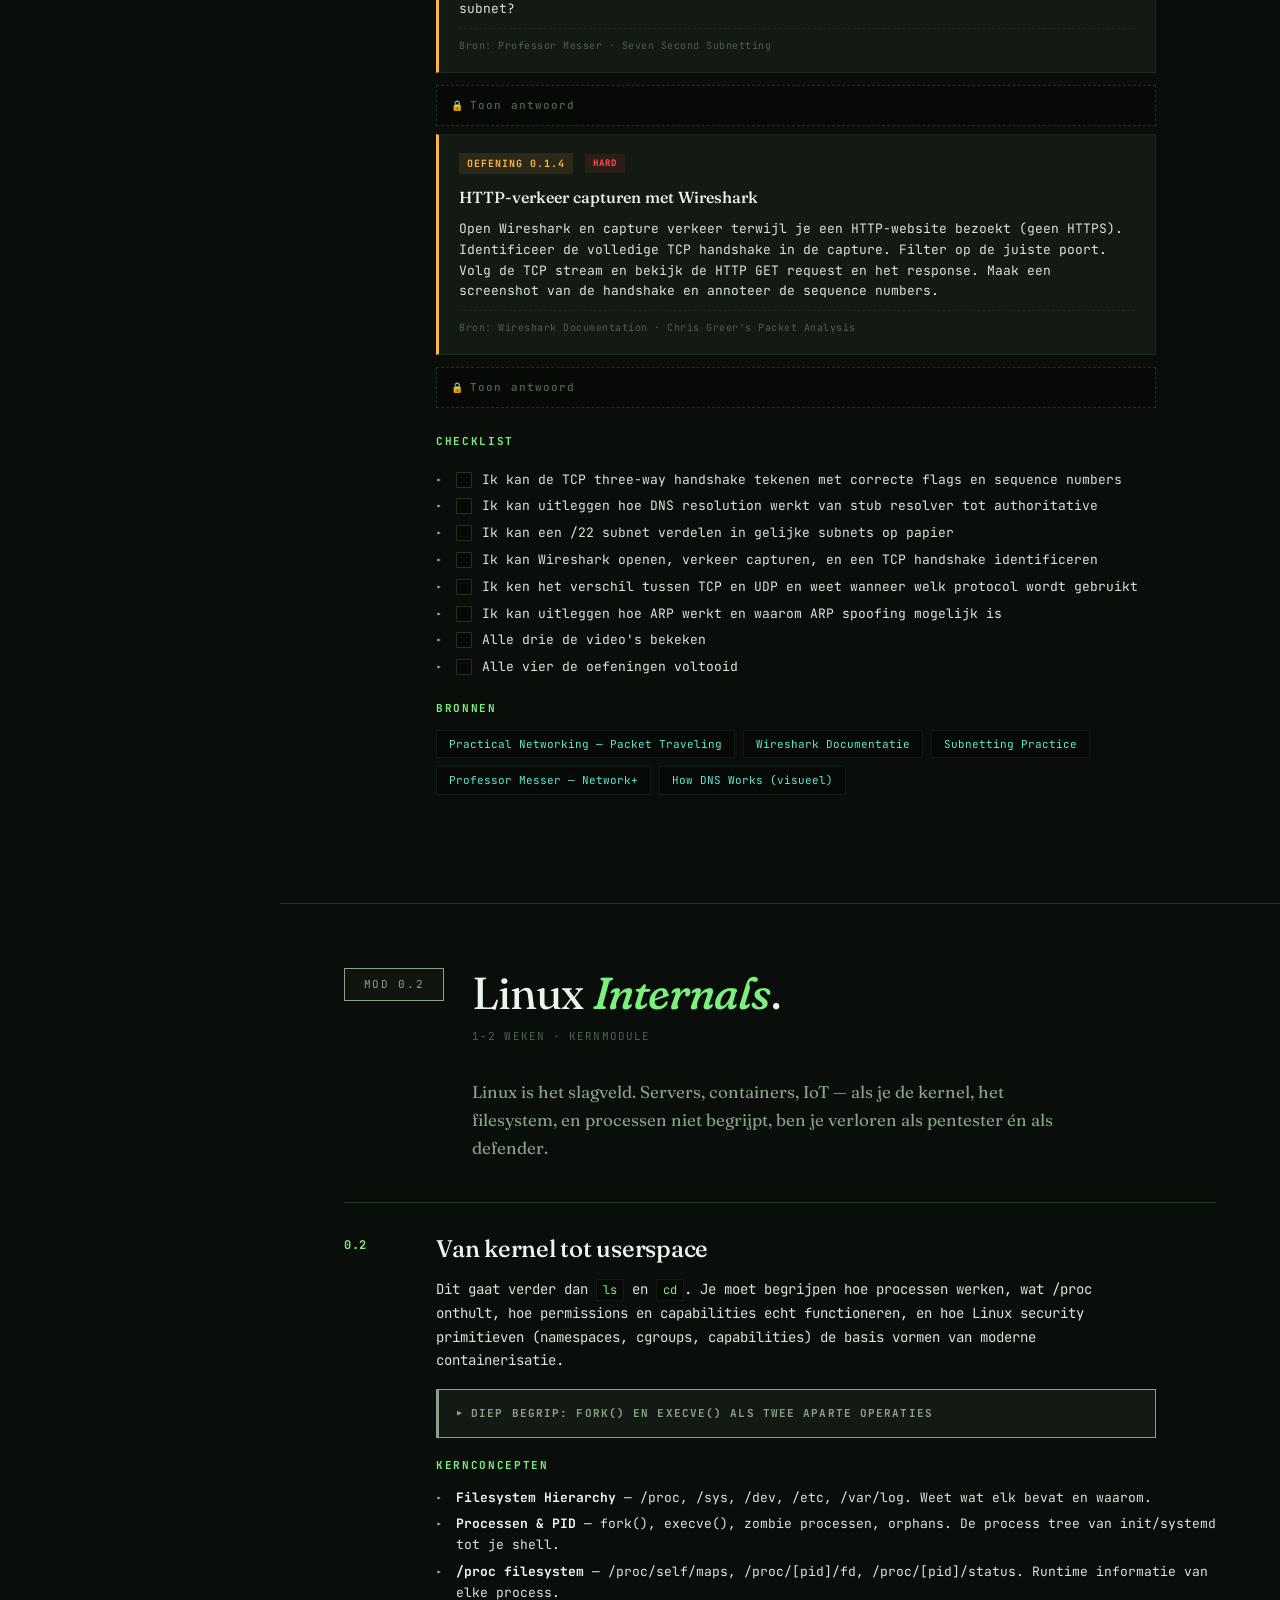
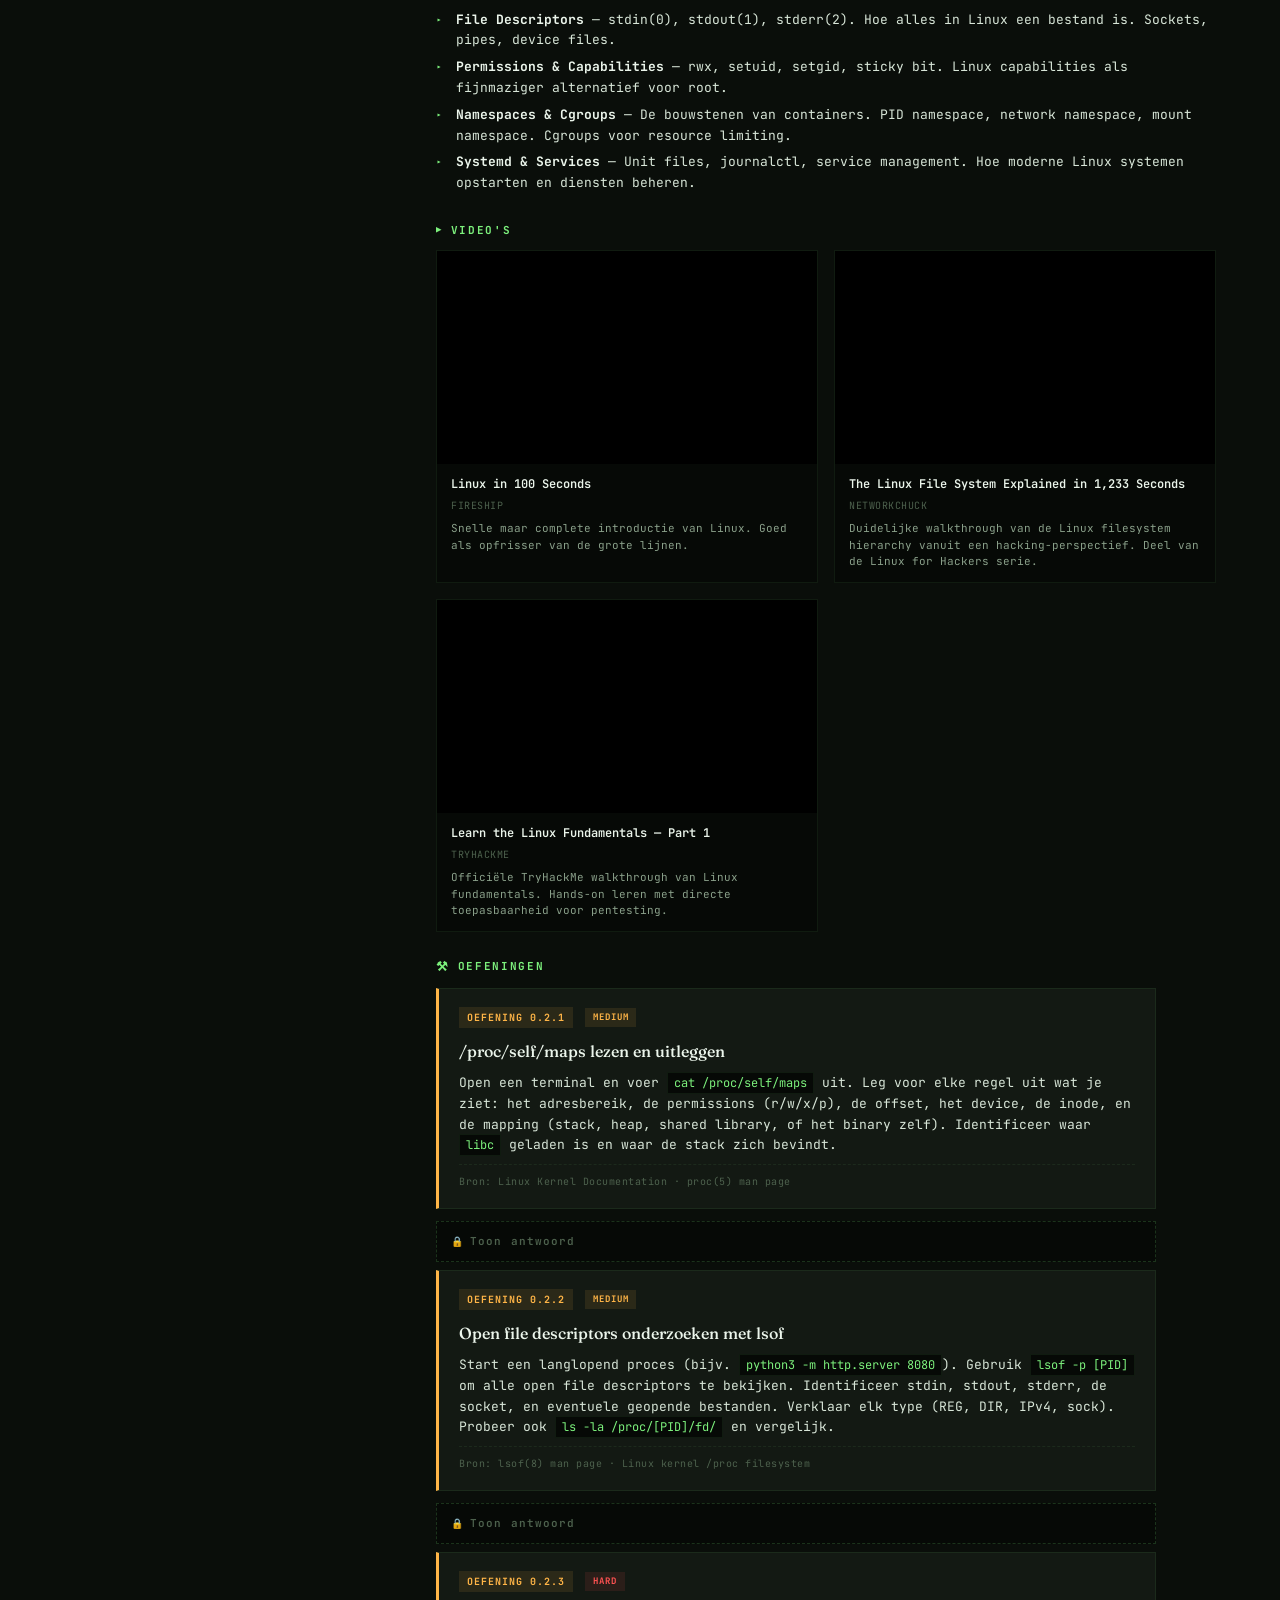
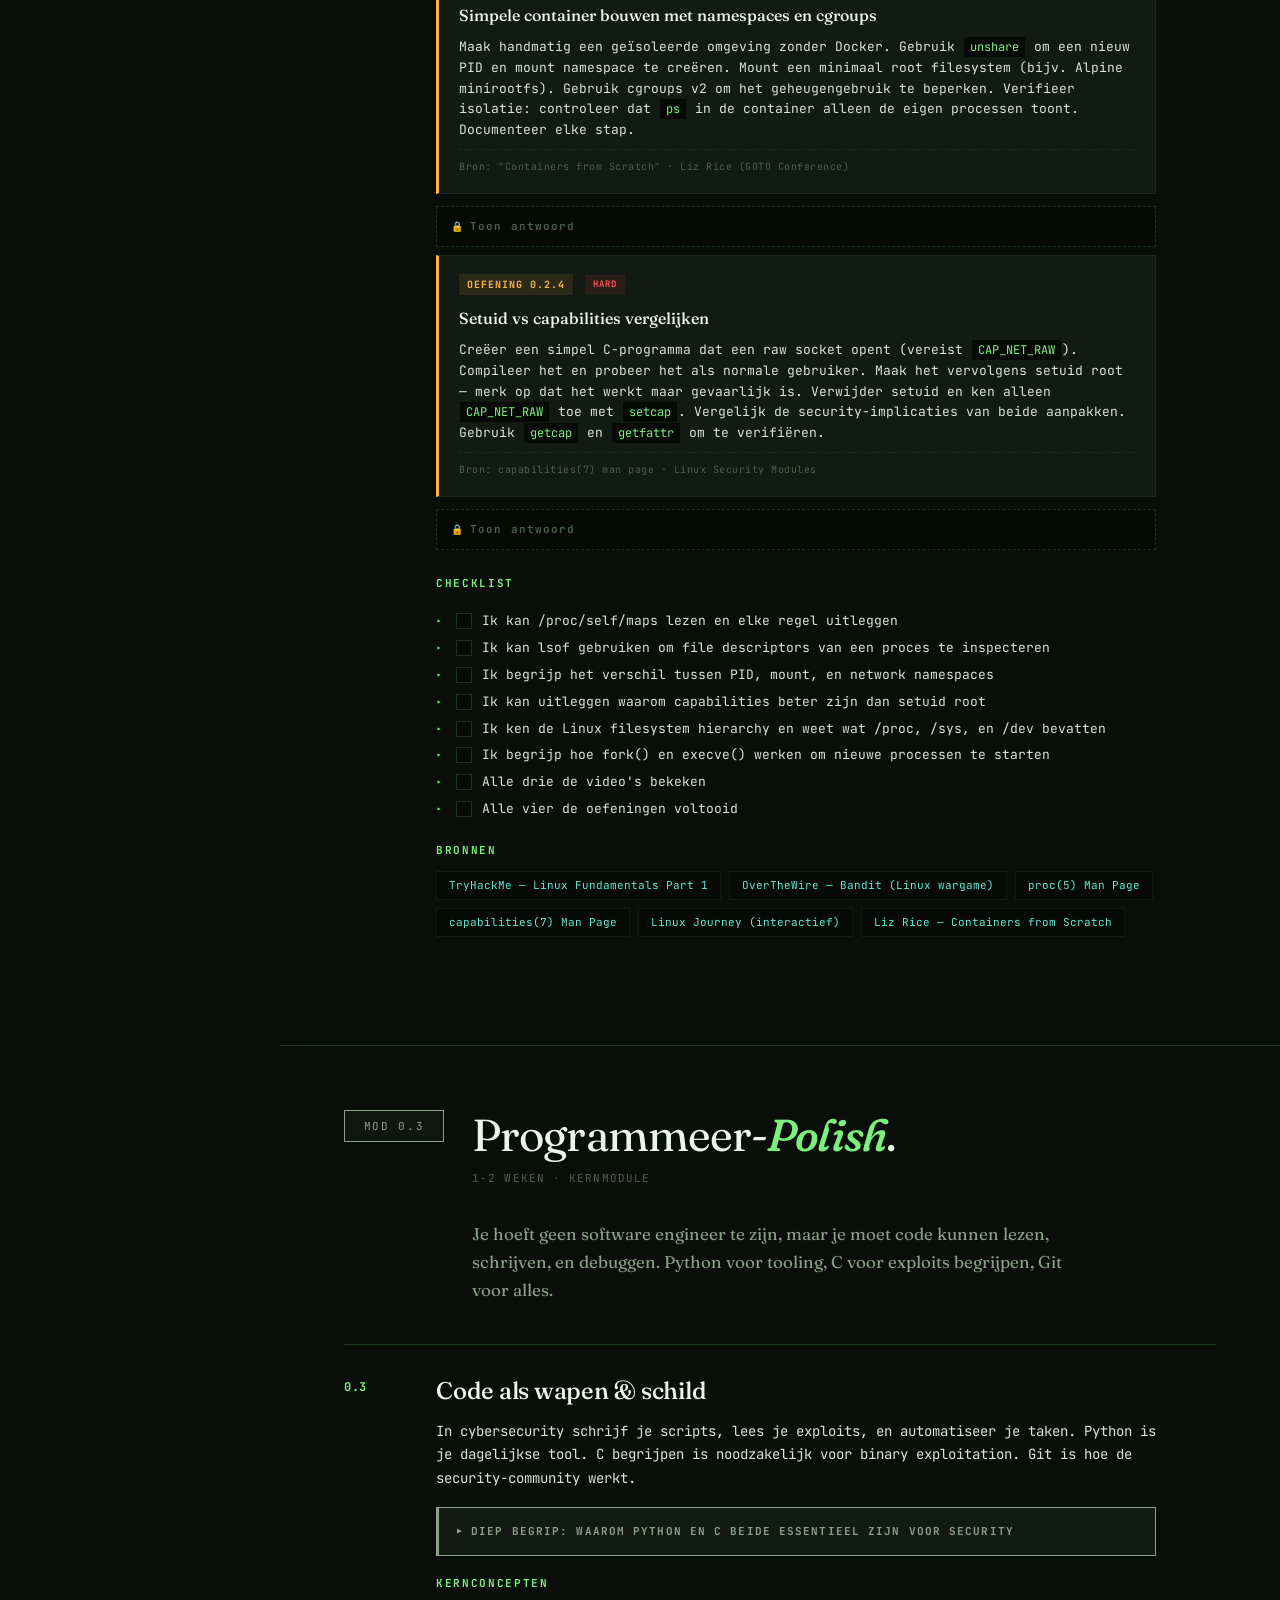
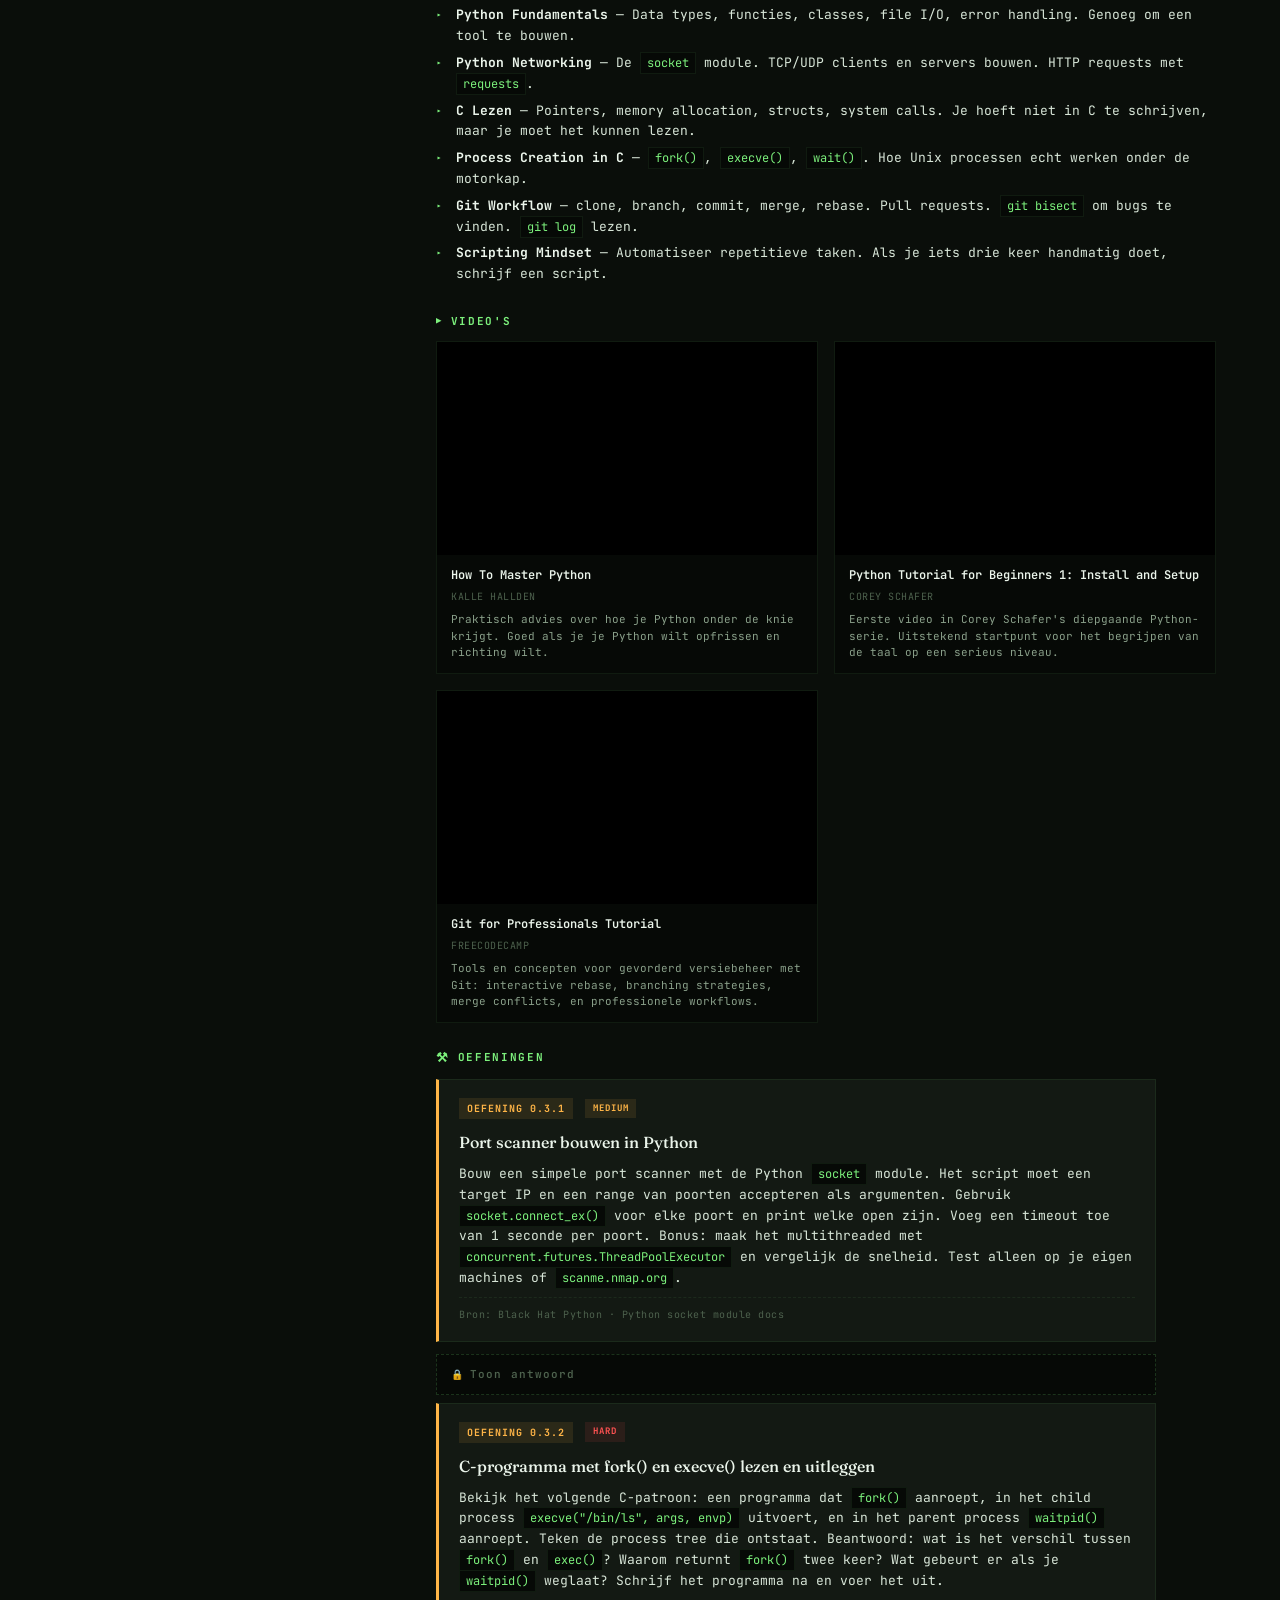
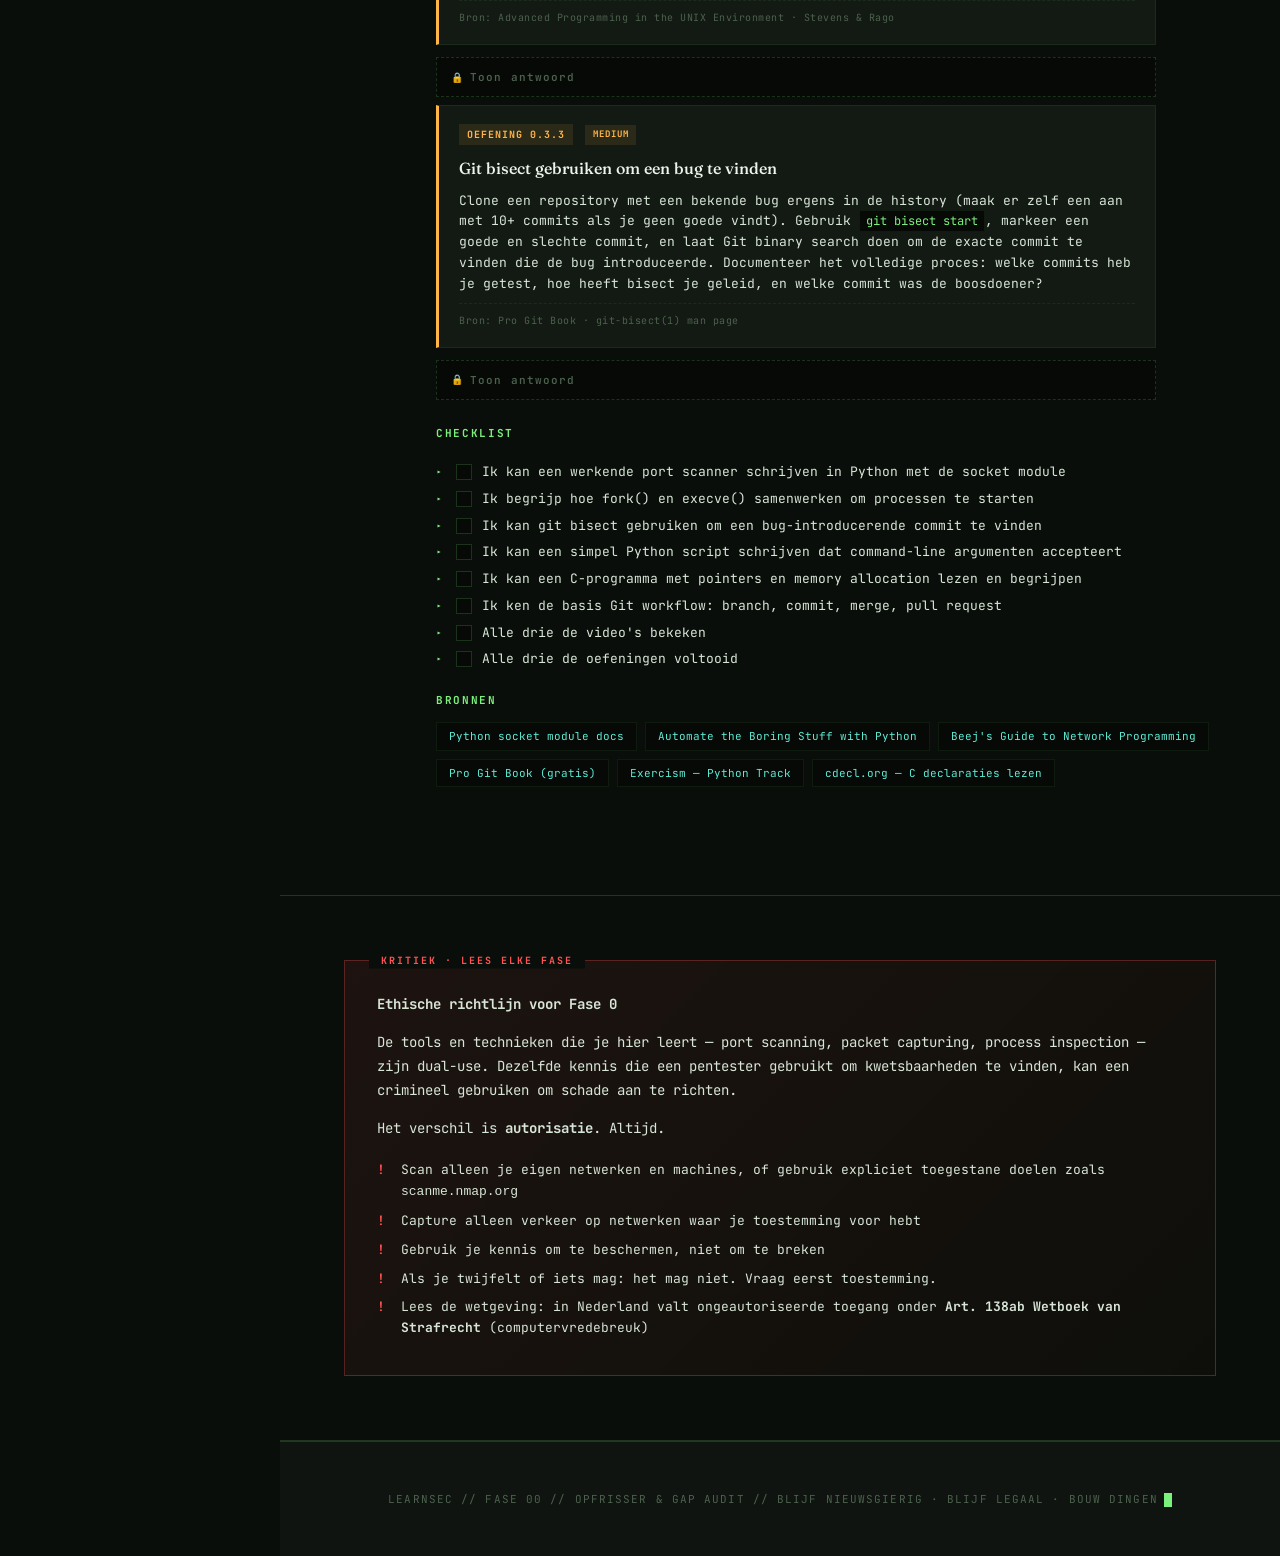
<file: pages/fase-0.html>
<!DOCTYPE html>
<html lang="nl">
<head>
<meta charset="UTF-8">
<meta name="viewport" content="width=device-width, initial-scale=1.0">
<meta name="phase-id" content="fase-0">
<title>Fase 0 // Opfrisser & Gap Audit // LearnSec</title>
<link rel="preconnect" href="https://fonts.googleapis.com">
<link rel="preconnect" href="https://fonts.gstatic.com" crossorigin>
<link href="https://fonts.googleapis.com/css2?family=JetBrains+Mono:wght@300;400;500;700;800&family=Fraunces:opsz,wght,SOFT@9..144,300;9..144,400;9..144,600;9..144,800&display=swap" rel="stylesheet">
<link rel="stylesheet" href="../css/style.css">
<script>try{if(localStorage.getItem('learnsec_study_mode')==='on')document.documentElement.setAttribute('data-study','on')}catch(e){}</script>
</head>
<body>

<button class="hamburger-btn" aria-label="Menu" aria-expanded="false"><span class="bar"></span><span class="bar"></span><span class="bar"></span></button>
<div class="sidebar-backdrop"></div>

<div class="frame">

  <aside>
    <div class="brand">// LEARNSEC</div>
    <div class="brand-sub">cybersec.leeromgeving</div>
    <div class="edition">&#9733; FASE 00 &middot; OPFRISSER &#9733;</div>

    <div class="nav-section">
      <div class="nav-section-title">MODULES</div>
      <nav>
        <a href="#mod-0-1" class="active"><span class="num">0.1</span>Netwerk Self-Audit</a>
        <a href="#mod-0-2"><span class="num">0.2</span>Linux Internals</a>
        <a href="#mod-0-3"><span class="num">0.3</span>Programmeer-Polish</a>
      </nav>
    </div>

    <div class="nav-section">
      <div class="nav-section-title">NAVIGATIE</div>
      <nav>
        <a href="#ethics"><span class="num">!!</span>Ethiek</a>
      </nav>
    </div>

    <div class="back-link">
      <a href="../index.html">&larr; Terug naar hub</a>
    </div>

    <div class="meta">
      <strong>METHODE</strong>
      Video's kijken. Bronnen lezen.<br>
      Oefeningen maken. Gaten dichten.<br>
      Eerlijk auditen.
      <strong>DUUR</strong>
      1-2 weken (afhankelijk van gaps)
    </div>
    <button class="study-toggle-btn" aria-pressed="false">&#128214; Study Mode Aan</button>
  </aside>

  <main id="top">

    <!-- HERO -->
    <div class="hero">
      <div class="ascii-dec">&#9484;&#9472;&#9472;&#9472;&#9472;&#9472;&#9472;&#9472;&#9472;&#9472;&#9472;&#9472;&#9472;&#9472;&#9472;&#9472;&#9472;&#9472;&#9472;&#9472;&#9488;
&#9474;  &#9617;&#9618;&#9619; FASE  00 &#9619;&#9618;&#9617;  &#9474;
&#9474;                   &#9474;
&#9474;  > self_audit      &#9474;
&#9474;  > vind_gaten      &#9474;
&#9474;  > dicht_gaten     &#9474;
&#9474;  > fundament_ok    &#9474;
&#9474;                   &#9474;
&#9492;&#9472;&#9472;&#9472;&#9472;&#9472;&#9472;&#9472;&#9472;&#9472;&#9472;&#9472;&#9472;&#9472;&#9472;&#9472;&#9472;&#9472;&#9472;&#9472;&#9496;</div>

      <div class="tag">LEEROMGEVING <span class="phase-badge">FASE 00</span><span class="lang">NL</span></div>
      <h1>Opfrisser &amp;<br>gap <em>audit</em>.</h1>
      <p class="lede">Diagnose van je huidige kennis. Netwerken, Linux internals, programmeren &mdash; vind de gaten die je niet wist te hebben. Wees eerlijk, dit is alleen voor jou.</p>

      <div class="philosophy">
        <strong>WAAROM DEZE FASE</strong>
        De meeste mensen overschatten hun basiskennis. Een TCP handshake uitleggen, een proces tracen in Linux, een simpele socket schrijven in Python &mdash; als je hier twijfelt, is deze fase essentieel. Sla dit niet over.
      </div>

      <div class="hero-stats">
        <div class="stat"><div class="k">MODULES</div><div class="v">03</div><div class="u">onderwerpen</div></div>
        <div class="stat"><div class="k">VIDEO'S</div><div class="v">09</div><div class="u">gratis YouTube</div></div>
        <div class="stat"><div class="k">OEFENINGEN</div><div class="v">11</div><div class="u">hands-on</div></div>
        <div class="stat"><div class="k">DUUR</div><div class="v">1-2</div><div class="u">weken</div></div>
      </div>
    </div>

    <!-- GLOBAL PROGRESS -->
    <section>
      <div class="progress-bar-container" data-scope="page">
        <div class="progress-bar-header">
          <div class="progress-bar-label">FASE 0 VOORTGANG</div>
          <div class="progress-bar-pct">0/0 &middot; 0%</div>
        </div>
        <div class="progress-bar"><div class="fill"></div></div>
      </div>
    </section>

    <!-- ============================================================
         MODULE 0.1 — NETWERK SELF-AUDIT
         ============================================================ -->
    <section id="mod-0-1" class="phase-0">
      <div class="section-head">
        <div class="badge">MOD 0.1</div>
        <div>
          <h2>Netwerk <em>Self-Audit</em>.</h2>
          <div class="duration">1-2 WEKEN &middot; KERNMODULE</div>
        </div>
      </div>
      <p class="section-intro">TCP/IP, DNS, subnetting, het OSI-model &mdash; de fundamenten waarop alles in cybersecurity is gebouwd. Als je niet kunt uitleggen wat er op de draad gebeurt, ben je blind.</p>

      <div class="modules">
        <div class="module">
          <div class="num">0.1</div>
          <div class="body">
            <h3>Netwerken: van packet tot applicatie</h3>
            <p class="desc">Dit gaat niet over theorie memoriseren. Je moet een packet trace kunnen lezen, subnets kunnen berekenen, en weten hoe DNS resolution echt werkt &mdash; recursief, iteratief, caching, het hele verhaal.</p>

            <details class="deep-understanding">
              <summary>Diep Begrip: TCP Sequence &amp; Acknowledgment Nummers</summary>
              <div class="deep-content">
                <p>Waarom TCP zowel sequence- als acknowledgment-nummers heeft &mdash; De asymmetrie is belangrijk. TCP is full-duplex: elke richting heeft zijn eigen stream met eigen sequence nummers. Het acknowledgment nummer vertelt de afzender hoeveel van zijn data succesvol ontvangen is. Dit maakt het mogelijk om data in beide richtingen tegelijk te verzenden en te bevestigen. Een veelgemaakte fout is denken dat ACK-nummers de eigen sequentie bevestigen &mdash; ze bevestigen de ANDERE kant.</p>
              </div>
            </details>

            <h4>Kernconcepten</h4>
            <ul>
              <li><strong>TCP/IP Stack</strong> &mdash; Begrijp elk layer: link, internet, transport, applicatie. Weet welke protocollen waar leven.</li>
              <li><strong>TCP Three-Way Handshake</strong> &mdash; SYN, SYN-ACK, ACK met sequence numbers. Weet waarom dit bestaat en wat er misgaat zonder.</li>
              <li><strong>UDP vs TCP</strong> &mdash; Wanneer connectionless zinvol is. DNS over UDP vs TCP. Streaming vs reliability.</li>
              <li><strong>DNS Resolution</strong> &mdash; Stub resolver &rarr; recursive resolver &rarr; root &rarr; TLD &rarr; authoritative. Caching, TTL, NXDOMAIN.</li>
              <li><strong>Subnetting</strong> &mdash; CIDR-notatie, netmaskers, broadcast adressen, beschikbare hosts berekenen. Moet je op papier kunnen.</li>
              <li><strong>ARP &amp; MAC Addressing</strong> &mdash; Layer 2 resolution. ARP tables, gratuitous ARP, en waarom ARP spoofing werkt.</li>
              <li><strong>Wireshark Basics</strong> &mdash; Capture filters vs display filters. TCP stream volgen. HTTP requests herkennen.</li>
            </ul>

            <!-- VIDEOS -->
            <div class="video-section">
              <h4>Video's</h4>
              <div class="video-grid">

                <div class="video-card">
                  <div class="video-embed">
                    <iframe src="https://www.youtube.com/embed/ZxAwQB8TZsM" allow="accelerometer; autoplay; clipboard-write; encrypted-media; gyroscope; picture-in-picture" allowfullscreen loading="lazy"></iframe>
                  </div>
                  <div class="video-info">
                    <div class="video-title">Seven Second Subnetting</div>
                    <div class="video-channel">PROFESSOR MESSER</div>
                    <div class="video-desc">De snelste methode om subnets te berekenen. Essentieel voor elk netwerk- of security-examen.</div>
                  </div>
                </div>

                <div class="video-card">
                  <div class="video-embed">
                    <iframe src="https://www.youtube.com/embed/rmFX1V49K8U" allow="accelerometer; autoplay; clipboard-write; encrypted-media; gyroscope; picture-in-picture" allowfullscreen loading="lazy"></iframe>
                  </div>
                  <div class="video-info">
                    <div class="video-title">How TCP Really Works // Three-Way Handshake</div>
                    <div class="video-channel">PRACTICAL NETWORKING</div>
                    <div class="video-desc">Visuele uitleg van SYN, SYN-ACK, ACK. Begrijp hoe TCP verbindingen tot stand komen.</div>
                  </div>
                </div>

                <div class="video-card">
                  <div class="video-embed">
                    <iframe src="https://www.youtube.com/embed/mpQZVYPuDGU" allow="accelerometer; autoplay; clipboard-write; encrypted-media; gyroscope; picture-in-picture" allowfullscreen loading="lazy"></iframe>
                  </div>
                  <div class="video-info">
                    <div class="video-title">How a DNS Server Works</div>
                    <div class="video-channel">POWERCERT ANIMATED VIDEOS</div>
                    <div class="video-desc">Hoe DNS werkt van query tot antwoord. Recursie, caching, root servers &mdash; helder ge&iuml;llustreerd.</div>
                  </div>
                </div>

              </div>
            </div>

            <!-- EXERCISES -->
            <div class="exercise-section">
              <h4>Oefeningen</h4>

              <div class="exercise">
                <div class="exercise-header">
                  <div class="exercise-num">OEFENING 0.1.1</div>
                  <div class="exercise-difficulty medium">MEDIUM</div>
                </div>
                <div class="exercise-title">TCP Three-Way Handshake tekenen</div>
                <div class="exercise-desc">
                  Teken de volledige TCP three-way handshake op papier of in een diagramtool. Geef bij elke stap de exacte TCP flags aan (SYN, SYN+ACK, ACK) en de bijbehorende sequence en acknowledgment numbers. Beschrijf wat er gebeurt als het derde pakket (ACK) verloren gaat.
                </div>
                <div class="exercise-source">Bron: Practical Networking &middot; TCP Fundamentals</div>
              </div>
              <details class="answer-reveal">
                <summary>Toon antwoord</summary>
                <div class="answer-content">
                  <p>SYN (seq=x) &rarr; SYN-ACK (seq=y, ack=x+1) &rarr; ACK (seq=x+1, ack=y+1). De SYN flag consumeert &eacute;&eacute;n sequence nummer. Na de handshake begint data-overdracht. Het cruciale inzicht: de ACK-waarde is altijd het VOLGENDE byte dat de ontvanger verwacht.</p>
                </div>
              </details>

              <div class="exercise">
                <div class="exercise-header">
                  <div class="exercise-num">OEFENING 0.1.2</div>
                  <div class="exercise-difficulty hard">HARD</div>
                </div>
                <div class="exercise-title">DNS query tracen voor mail.google.com</div>
                <div class="exercise-desc">
                  Beschrijf stap voor stap de volledige DNS resolution chain voor <code>mail.google.com</code>. Begin bij de stub resolver op je OS, ga via de recursive resolver naar de root servers, dan de <code>.com</code> TLD, dan de <code>google.com</code> authoritative nameserver. Geef bij elke stap aan welk type query (A, AAAA, CNAME, MX) wordt gestuurd. Gebruik <code>dig +trace mail.google.com</code> om je antwoord te verifi&euml;ren.
                </div>
                <div class="exercise-source">Bron: PowerCert DNS &middot; RFC 1035</div>
              </div>
              <details class="answer-reveal">
                <summary>Toon antwoord</summary>
                <div class="answer-content">
                  <p>Client &rarr; Local resolver (recursief) &rarr; Root servers (.com NS) &rarr; TLD servers (google.com NS) &rarr; Authoritative server (mail.google.com A record). EDNS(0) voegt buffer size en DNSSEC flags toe. DNSSEC valideert via een chain of trust: root KSK &rarr; root ZSK &rarr; .com DS &rarr; .com KSK &rarr; etc.</p>
                </div>
              </details>

              <div class="exercise">
                <div class="exercise-header">
                  <div class="exercise-num">OEFENING 0.1.3</div>
                  <div class="exercise-difficulty medium">MEDIUM</div>
                </div>
                <div class="exercise-title">Subnet 10.0.0.0/22 verdelen</div>
                <div class="exercise-desc">
                  Verdeel het netwerk <code>10.0.0.0/22</code> in vier gelijke subnets. Geef voor elk subnet het netwerkadres, het broadcast adres, het bereik van bruikbare IP-adressen, en het subnetmasker in zowel CIDR als decimale notatie. Hoeveel hosts passen er in elk subnet?
                </div>
                <div class="exercise-source">Bron: Professor Messer &middot; Seven Second Subnetting</div>
              </div>
              <details class="answer-reveal">
                <summary>Toon antwoord</summary>
                <div class="answer-content">
                  <p>10.0.0.0/22 = 10.0.0.0 - 10.0.3.255 (1024 adressen). Vier /24 subnetten: 10.0.0.0/24 (broadcast: 10.0.0.255), 10.0.1.0/24 (broadcast: 10.0.1.255), 10.0.2.0/24 (broadcast: 10.0.2.255), 10.0.3.0/24 (broadcast: 10.0.3.255).</p>
                </div>
              </details>

              <div class="exercise">
                <div class="exercise-header">
                  <div class="exercise-num">OEFENING 0.1.4</div>
                  <div class="exercise-difficulty hard">HARD</div>
                </div>
                <div class="exercise-title">HTTP-verkeer capturen met Wireshark</div>
                <div class="exercise-desc">
                  Open Wireshark en capture verkeer terwijl je een HTTP-website bezoekt (geen HTTPS). Identificeer de volledige TCP handshake in de capture. Filter op de juiste poort. Volg de TCP stream en bekijk de HTTP GET request en het response. Maak een screenshot van de handshake en annoteer de sequence numbers.
                </div>
                <div class="exercise-source">Bron: Wireshark Documentation &middot; Chris Greer's Packet Analysis</div>
              </div>
              <details class="answer-reveal">
                <summary>Toon antwoord</summary>
                <div class="answer-content">
                  <p>Filter: tcp.flags.syn==1. Je ziet drie pakketten: SYN, SYN-ACK, ACK. Noteer de sequence nummers en bevestig dat ze het patroon volgen. Zoek ook naar TCP retransmissions en window size negotiation.</p>
                </div>
              </details>
            </div>

            <!-- CHECKLIST -->
            <h4>Checklist</h4>
            <ul class="checklist">
              <li><input type="checkbox" id="f0-0101"> Ik kan de TCP three-way handshake tekenen met correcte flags en sequence numbers</li>
              <li><input type="checkbox" id="f0-0102"> Ik kan uitleggen hoe DNS resolution werkt van stub resolver tot authoritative</li>
              <li><input type="checkbox" id="f0-0103"> Ik kan een /22 subnet verdelen in gelijke subnets op papier</li>
              <li><input type="checkbox" id="f0-0104"> Ik kan Wireshark openen, verkeer capturen, en een TCP handshake identificeren</li>
              <li><input type="checkbox" id="f0-0105"> Ik ken het verschil tussen TCP en UDP en weet wanneer welk protocol wordt gebruikt</li>
              <li><input type="checkbox" id="f0-0106"> Ik kan uitleggen hoe ARP werkt en waarom ARP spoofing mogelijk is</li>
              <li><input type="checkbox" id="f0-0107"> Alle drie de video's bekeken</li>
              <li><input type="checkbox" id="f0-0108"> Alle vier de oefeningen voltooid</li>
            </ul>

            <!-- RESOURCES -->
            <h4>Bronnen</h4>
            <div class="resource-links">
              <a href="https://www.practicalnetworking.net/series/packet-traveling/packet-traveling/" target="_blank" rel="noopener">Practical Networking &mdash; Packet Traveling</a>
              <a href="https://www.wireshark.org/docs/" target="_blank" rel="noopener">Wireshark Documentatie</a>
              <a href="https://subnettingpractice.com/" target="_blank" rel="noopener">Subnetting Practice</a>
              <a href="https://messser.com/network-plus/" target="_blank" rel="noopener">Professor Messer &mdash; Network+</a>
              <a href="https://howdns.works/" target="_blank" rel="noopener">How DNS Works (visueel)</a>
            </div>

          </div>
        </div>
      </div>
    </section>

    <!-- ============================================================
         MODULE 0.2 — LINUX INTERNALS
         ============================================================ -->
    <section id="mod-0-2" class="phase-0">
      <div class="section-head">
        <div class="badge">MOD 0.2</div>
        <div>
          <h2>Linux <em>Internals</em>.</h2>
          <div class="duration">1-2 WEKEN &middot; KERNMODULE</div>
        </div>
      </div>
      <p class="section-intro">Linux is het slagveld. Servers, containers, IoT &mdash; als je de kernel, het filesystem, en processen niet begrijpt, ben je verloren als pentester &eacute;n als defender.</p>

      <div class="modules">
        <div class="module">
          <div class="num">0.2</div>
          <div class="body">
            <h3>Van kernel tot userspace</h3>
            <p class="desc">Dit gaat verder dan <code>ls</code> en <code>cd</code>. Je moet begrijpen hoe processen werken, wat /proc onthult, hoe permissions en capabilities echt functioneren, en hoe Linux security primitieven (namespaces, cgroups, capabilities) de basis vormen van moderne containerisatie.</p>

            <details class="deep-understanding">
              <summary>Diep Begrip: fork() en execve() als twee aparte operaties</summary>
              <div class="deep-content">
                <p>fork() en execve() zijn twee aparte operaties met een reden &mdash; fork() kopieert het huidige proces (copy-on-write in werkelijkheid), execve() vervangt de huidige process image met een nieuw programma. Deze scheiding geeft de parent de kans om het kind-proces te configureren (file descriptors omleiden, environment instellen) v&oacute;&oacute;rdat het nieuwe programma start. Dit is hoe pipes en I/O redirection in de shell werken. Het alternatief &mdash; &eacute;&eacute;n syscall die alles doet &mdash; zou veel minder flexibel zijn.</p>
              </div>
            </details>

            <h4>Kernconcepten</h4>
            <ul>
              <li><strong>Filesystem Hierarchy</strong> &mdash; /proc, /sys, /dev, /etc, /var/log. Weet wat elk bevat en waarom.</li>
              <li><strong>Processen &amp; PID</strong> &mdash; fork(), execve(), zombie processen, orphans. De process tree van init/systemd tot je shell.</li>
              <li><strong>/proc filesystem</strong> &mdash; /proc/self/maps, /proc/[pid]/fd, /proc/[pid]/status. Runtime informatie van elke process.</li>
              <li><strong>File Descriptors</strong> &mdash; stdin(0), stdout(1), stderr(2). Hoe alles in Linux een bestand is. Sockets, pipes, device files.</li>
              <li><strong>Permissions &amp; Capabilities</strong> &mdash; rwx, setuid, setgid, sticky bit. Linux capabilities als fijnmaziger alternatief voor root.</li>
              <li><strong>Namespaces &amp; Cgroups</strong> &mdash; De bouwstenen van containers. PID namespace, network namespace, mount namespace. Cgroups voor resource limiting.</li>
              <li><strong>Systemd &amp; Services</strong> &mdash; Unit files, journalctl, service management. Hoe moderne Linux systemen opstarten en diensten beheren.</li>
            </ul>

            <!-- VIDEOS -->
            <div class="video-section">
              <h4>Video's</h4>
              <div class="video-grid">

                <div class="video-card">
                  <div class="video-embed">
                    <iframe src="https://www.youtube.com/embed/rrB13utjYV4" allow="accelerometer; autoplay; clipboard-write; encrypted-media; gyroscope; picture-in-picture" allowfullscreen loading="lazy"></iframe>
                  </div>
                  <div class="video-info">
                    <div class="video-title">Linux in 100 Seconds</div>
                    <div class="video-channel">FIRESHIP</div>
                    <div class="video-desc">Snelle maar complete introductie van Linux. Goed als opfrisser van de grote lijnen.</div>
                  </div>
                </div>

                <div class="video-card">
                  <div class="video-embed">
                    <iframe src="https://www.youtube.com/embed/A3G-3hp88mo" allow="accelerometer; autoplay; clipboard-write; encrypted-media; gyroscope; picture-in-picture" allowfullscreen loading="lazy"></iframe>
                  </div>
                  <div class="video-info">
                    <div class="video-title">The Linux File System Explained in 1,233 Seconds</div>
                    <div class="video-channel">NETWORKCHUCK</div>
                    <div class="video-desc">Duidelijke walkthrough van de Linux filesystem hierarchy vanuit een hacking-perspectief. Deel van de Linux for Hackers serie.</div>
                  </div>
                </div>

                <div class="video-card">
                  <div class="video-embed">
                    <iframe src="https://www.youtube.com/embed/kPylihJRG70" allow="accelerometer; autoplay; clipboard-write; encrypted-media; gyroscope; picture-in-picture" allowfullscreen loading="lazy"></iframe>
                  </div>
                  <div class="video-info">
                    <div class="video-title">Learn the Linux Fundamentals &mdash; Part 1</div>
                    <div class="video-channel">TRYHACKME</div>
                    <div class="video-desc">Officiële TryHackMe walkthrough van Linux fundamentals. Hands-on leren met directe toepasbaarheid voor pentesting.</div>
                  </div>
                </div>

              </div>
            </div>

            <!-- EXERCISES -->
            <div class="exercise-section">
              <h4>Oefeningen</h4>

              <div class="exercise">
                <div class="exercise-header">
                  <div class="exercise-num">OEFENING 0.2.1</div>
                  <div class="exercise-difficulty medium">MEDIUM</div>
                </div>
                <div class="exercise-title">/proc/self/maps lezen en uitleggen</div>
                <div class="exercise-desc">
                  Open een terminal en voer <code>cat /proc/self/maps</code> uit. Leg voor elke regel uit wat je ziet: het adresbereik, de permissions (r/w/x/p), de offset, het device, de inode, en de mapping (stack, heap, shared library, of het binary zelf). Identificeer waar <code>libc</code> geladen is en waar de stack zich bevindt.
                </div>
                <div class="exercise-source">Bron: Linux Kernel Documentation &middot; proc(5) man page</div>
              </div>
              <details class="answer-reveal">
                <summary>Toon antwoord</summary>
                <div class="answer-content">
                  <p>Elke regel toont: adresbereik, permissions (rwxp), offset, device, inode, pathname. Zoek naar: [stack] (de stack), [heap] (de heap), libc.so (gedeelde bibliotheken), [vdso] (kernel syscall optimization). De permissions vertellen je welke memory regions executable zijn &mdash; een verdacht executable heap segment kan wijzen op shellcode.</p>
                </div>
              </details>

              <div class="exercise">
                <div class="exercise-header">
                  <div class="exercise-num">OEFENING 0.2.2</div>
                  <div class="exercise-difficulty medium">MEDIUM</div>
                </div>
                <div class="exercise-title">Open file descriptors onderzoeken met lsof</div>
                <div class="exercise-desc">
                  Start een langlopend proces (bijv. <code>python3 -m http.server 8080</code>). Gebruik <code>lsof -p [PID]</code> om alle open file descriptors te bekijken. Identificeer stdin, stdout, stderr, de socket, en eventuele geopende bestanden. Verklaar elk type (REG, DIR, IPv4, sock). Probeer ook <code>ls -la /proc/[PID]/fd/</code> en vergelijk.
                </div>
                <div class="exercise-source">Bron: lsof(8) man page &middot; Linux kernel /proc filesystem</div>
              </div>
              <details class="answer-reveal">
                <summary>Toon antwoord</summary>
                <div class="answer-content">
                  <p>lsof -p &lt;PID&gt; toont alle open file descriptors. FD 0=stdin, 1=stdout, 2=stderr. TYPE=IPv4/IPv6 wijst op netwerk-sockets. cwd=current working directory. Door lsof te combineren met netstat/ss zie je welke processen welke netwerkverbindingen hebben.</p>
                </div>
              </details>

              <div class="exercise">
                <div class="exercise-header">
                  <div class="exercise-num">OEFENING 0.2.3</div>
                  <div class="exercise-difficulty hard">HARD</div>
                </div>
                <div class="exercise-title">Simpele container bouwen met namespaces en cgroups</div>
                <div class="exercise-desc">
                  Maak handmatig een ge&iuml;soleerde omgeving zonder Docker. Gebruik <code>unshare</code> om een nieuw PID en mount namespace te cre&euml;ren. Mount een minimaal root filesystem (bijv. Alpine minirootfs). Gebruik cgroups v2 om het geheugengebruik te beperken. Verifieer isolatie: controleer dat <code>ps</code> in de container alleen de eigen processen toont. Documenteer elke stap.
                </div>
                <div class="exercise-source">Bron: "Containers from Scratch" &middot; Liz Rice (GOTO Conference)</div>
              </div>
              <details class="answer-reveal">
                <summary>Toon antwoord</summary>
                <div class="answer-content">
                  <p>unshare --mount --uts --ipc --net --pid --fork /bin/bash cre&euml;ert een nieuw proces met eigen namespaces. Je bent nu 'root' in de PID namespace maar niet op het hostsysteem. cgroups limiteren resources: echo $PID &gt; /sys/fs/cgroup/memory/container1/cgroup.procs beperkt geheugengebruik.</p>
                </div>
              </details>

              <div class="exercise">
                <div class="exercise-header">
                  <div class="exercise-num">OEFENING 0.2.4</div>
                  <div class="exercise-difficulty hard">HARD</div>
                </div>
                <div class="exercise-title">Setuid vs capabilities vergelijken</div>
                <div class="exercise-desc">
                  Cre&euml;er een simpel C-programma dat een raw socket opent (vereist <code>CAP_NET_RAW</code>). Compileer het en probeer het als normale gebruiker. Maak het vervolgens setuid root &mdash; merk op dat het werkt maar gevaarlijk is. Verwijder setuid en ken alleen <code>CAP_NET_RAW</code> toe met <code>setcap</code>. Vergelijk de security-implicaties van beide aanpakken. Gebruik <code>getcap</code> en <code>getfattr</code> om te verifi&euml;ren.
                </div>
                <div class="exercise-source">Bron: capabilities(7) man page &middot; Linux Security Modules</div>
              </div>
              <details class="answer-reveal">
                <summary>Toon antwoord</summary>
                <div class="answer-content">
                  <p>setuid geeft ALLE privileges van de file owner (meestal root). Capabilities splitsen root-privileges in granulaire eenheden: CAP_NET_RAW voor raw sockets, CAP_DAC_OVERRIDE voor file access. setcap cap_net_raw+ep /usr/bin/ping is veiliger dan chmod u+s /usr/bin/ping omdat het alleen netwerk-privileges geeft.</p>
                </div>
              </details>
            </div>

            <!-- CHECKLIST -->
            <h4>Checklist</h4>
            <ul class="checklist">
              <li><input type="checkbox" id="f0-0201"> Ik kan /proc/self/maps lezen en elke regel uitleggen</li>
              <li><input type="checkbox" id="f0-0202"> Ik kan lsof gebruiken om file descriptors van een proces te inspecteren</li>
              <li><input type="checkbox" id="f0-0203"> Ik begrijp het verschil tussen PID, mount, en network namespaces</li>
              <li><input type="checkbox" id="f0-0204"> Ik kan uitleggen waarom capabilities beter zijn dan setuid root</li>
              <li><input type="checkbox" id="f0-0205"> Ik ken de Linux filesystem hierarchy en weet wat /proc, /sys, en /dev bevatten</li>
              <li><input type="checkbox" id="f0-0206"> Ik begrijp hoe fork() en execve() werken om nieuwe processen te starten</li>
              <li><input type="checkbox" id="f0-0207"> Alle drie de video's bekeken</li>
              <li><input type="checkbox" id="f0-0208"> Alle vier de oefeningen voltooid</li>
            </ul>

            <!-- RESOURCES -->
            <h4>Bronnen</h4>
            <div class="resource-links">
              <a href="https://tryhackme.com/room/linuxfundamentalspart1" target="_blank" rel="noopener">TryHackMe &mdash; Linux Fundamentals Part 1</a>
              <a href="https://overthewire.org/wargames/bandit/" target="_blank" rel="noopener">OverTheWire &mdash; Bandit (Linux wargame)</a>
              <a href="https://man7.org/linux/man-pages/man5/proc.5.html" target="_blank" rel="noopener">proc(5) Man Page</a>
              <a href="https://man7.org/linux/man-pages/man7/capabilities.7.html" target="_blank" rel="noopener">capabilities(7) Man Page</a>
              <a href="https://linuxjourney.com/" target="_blank" rel="noopener">Linux Journey (interactief)</a>
              <a href="https://www.youtube.com/watch?v=sWbUDq4S6Y8" target="_blank" rel="noopener">Liz Rice &mdash; Containers from Scratch</a>
            </div>

          </div>
        </div>
      </div>
    </section>

    <!-- ============================================================
         MODULE 0.3 — PROGRAMMEER-POLISH
         ============================================================ -->
    <section id="mod-0-3" class="phase-0">
      <div class="section-head">
        <div class="badge">MOD 0.3</div>
        <div>
          <h2>Programmeer-<em>Polish</em>.</h2>
          <div class="duration">1-2 WEKEN &middot; KERNMODULE</div>
        </div>
      </div>
      <p class="section-intro">Je hoeft geen software engineer te zijn, maar je moet code kunnen lezen, schrijven, en debuggen. Python voor tooling, C voor exploits begrijpen, Git voor alles.</p>

      <div class="modules">
        <div class="module">
          <div class="num">0.3</div>
          <div class="body">
            <h3>Code als wapen &amp; schild</h3>
            <p class="desc">In cybersecurity schrijf je scripts, lees je exploits, en automatiseer je taken. Python is je dagelijkse tool. C begrijpen is noodzakelijk voor binary exploitation. Git is hoe de security-community werkt.</p>

            <details class="deep-understanding">
              <summary>Diep Begrip: Waarom Python en C beide essentieel zijn voor security</summary>
              <div class="deep-content">
                <p>Waarom Python en C beide essentieel zijn voor security &mdash; Python is je automation taal: snel prototypen, scripting, tool-building. C is je 'begrijp-de-machine' taal: memory layout, pointers, buffer overflows zijn onmogelijk te begrijpen zonder C te lezen. Je hoeft niet goed in C te schrijven &mdash; je moet het vloeiend kunnen LEZEN, omdat de meeste exploits, kernels, en security-critical code in C geschreven is.</p>
              </div>
            </details>

            <h4>Kernconcepten</h4>
            <ul>
              <li><strong>Python Fundamentals</strong> &mdash; Data types, functies, classes, file I/O, error handling. Genoeg om een tool te bouwen.</li>
              <li><strong>Python Networking</strong> &mdash; De <code>socket</code> module. TCP/UDP clients en servers bouwen. HTTP requests met <code>requests</code>.</li>
              <li><strong>C Lezen</strong> &mdash; Pointers, memory allocation, structs, system calls. Je hoeft niet in C te schrijven, maar je moet het kunnen lezen.</li>
              <li><strong>Process Creation in C</strong> &mdash; <code>fork()</code>, <code>execve()</code>, <code>wait()</code>. Hoe Unix processen echt werken onder de motorkap.</li>
              <li><strong>Git Workflow</strong> &mdash; clone, branch, commit, merge, rebase. Pull requests. <code>git bisect</code> om bugs te vinden. <code>git log</code> lezen.</li>
              <li><strong>Scripting Mindset</strong> &mdash; Automatiseer repetitieve taken. Als je iets drie keer handmatig doet, schrijf een script.</li>
            </ul>

            <!-- VIDEOS -->
            <div class="video-section">
              <h4>Video's</h4>
              <div class="video-grid">

                <div class="video-card">
                  <div class="video-embed">
                    <iframe src="https://www.youtube.com/embed/IUZTbEaDo0U" allow="accelerometer; autoplay; clipboard-write; encrypted-media; gyroscope; picture-in-picture" allowfullscreen loading="lazy"></iframe>
                  </div>
                  <div class="video-info">
                    <div class="video-title">How To Master Python</div>
                    <div class="video-channel">KALLE HALLDEN</div>
                    <div class="video-desc">Praktisch advies over hoe je Python onder de knie krijgt. Goed als je je Python wilt opfrissen en richting wilt.</div>
                  </div>
                </div>

                <div class="video-card">
                  <div class="video-embed">
                    <iframe src="https://www.youtube.com/embed/YYXdXT2l-Gg" allow="accelerometer; autoplay; clipboard-write; encrypted-media; gyroscope; picture-in-picture" allowfullscreen loading="lazy"></iframe>
                  </div>
                  <div class="video-info">
                    <div class="video-title">Python Tutorial for Beginners 1: Install and Setup</div>
                    <div class="video-channel">COREY SCHAFER</div>
                    <div class="video-desc">Eerste video in Corey Schafer's diepgaande Python-serie. Uitstekend startpunt voor het begrijpen van de taal op een serieus niveau.</div>
                  </div>
                </div>

                <div class="video-card">
                  <div class="video-embed">
                    <iframe src="https://www.youtube.com/embed/Uszj_k0DGsg" allow="accelerometer; autoplay; clipboard-write; encrypted-media; gyroscope; picture-in-picture" allowfullscreen loading="lazy"></iframe>
                  </div>
                  <div class="video-info">
                    <div class="video-title">Git for Professionals Tutorial</div>
                    <div class="video-channel">FREECODECAMP</div>
                    <div class="video-desc">Tools en concepten voor gevorderd versiebeheer met Git: interactive rebase, branching strategies, merge conflicts, en professionele workflows.</div>
                  </div>
                </div>

              </div>
            </div>

            <!-- EXERCISES -->
            <div class="exercise-section">
              <h4>Oefeningen</h4>

              <div class="exercise">
                <div class="exercise-header">
                  <div class="exercise-num">OEFENING 0.3.1</div>
                  <div class="exercise-difficulty medium">MEDIUM</div>
                </div>
                <div class="exercise-title">Port scanner bouwen in Python</div>
                <div class="exercise-desc">
                  Bouw een simpele port scanner met de Python <code>socket</code> module. Het script moet een target IP en een range van poorten accepteren als argumenten. Gebruik <code>socket.connect_ex()</code> voor elke poort en print welke open zijn. Voeg een timeout toe van 1 seconde per poort. Bonus: maak het multithreaded met <code>concurrent.futures.ThreadPoolExecutor</code> en vergelijk de snelheid. Test alleen op je eigen machines of <code>scanme.nmap.org</code>.
                </div>
                <div class="exercise-source">Bron: Black Hat Python &middot; Python socket module docs</div>
              </div>
              <details class="answer-reveal">
                <summary>Toon antwoord</summary>
                <div class="answer-content">
                  <p>import socket; for port in range(1, 1025): s = socket.socket(); s.settimeout(0.5); result = s.connect_ex(('target', port)); if result == 0: print(f'Port {port} open'); s.close(). Verbeterde versie: gebruik concurrent.futures.ThreadPoolExecutor voor snelheid, en voeg banner grabbing toe met s.recv(1024).</p>
                </div>
              </details>

              <div class="exercise">
                <div class="exercise-header">
                  <div class="exercise-num">OEFENING 0.3.2</div>
                  <div class="exercise-difficulty hard">HARD</div>
                </div>
                <div class="exercise-title">C-programma met fork() en execve() lezen en uitleggen</div>
                <div class="exercise-desc">
                  Bekijk het volgende C-patroon: een programma dat <code>fork()</code> aanroept, in het child process <code>execve("/bin/ls", args, envp)</code> uitvoert, en in het parent process <code>waitpid()</code> aanroept. Teken de process tree die ontstaat. Beantwoord: wat is het verschil tussen <code>fork()</code> en <code>exec()</code>? Waarom returnt <code>fork()</code> twee keer? Wat gebeurt er als je <code>waitpid()</code> weglaat? Schrijf het programma na en voer het uit.
                </div>
                <div class="exercise-source">Bron: Advanced Programming in the UNIX Environment &middot; Stevens &amp; Rago</div>
              </div>
              <details class="answer-reveal">
                <summary>Toon antwoord</summary>
                <div class="answer-content">
                  <p>fork() returnt 0 in het child, PID van child in parent, -1 bij fout. Na fork delen parent en child dezelfde file descriptors (copy-on-write memory). execve() vervangt het child's memory image volledig &mdash; code, data, stack worden vervangen door het nieuwe programma.</p>
                </div>
              </details>

              <div class="exercise">
                <div class="exercise-header">
                  <div class="exercise-num">OEFENING 0.3.3</div>
                  <div class="exercise-difficulty medium">MEDIUM</div>
                </div>
                <div class="exercise-title">Git bisect gebruiken om een bug te vinden</div>
                <div class="exercise-desc">
                  Clone een repository met een bekende bug ergens in de history (maak er zelf een aan met 10+ commits als je geen goede vindt). Gebruik <code>git bisect start</code>, markeer een goede en slechte commit, en laat Git binary search doen om de exacte commit te vinden die de bug introduceerde. Documenteer het volledige proces: welke commits heb je getest, hoe heeft bisect je geleid, en welke commit was de boosdoener?
                </div>
                <div class="exercise-source">Bron: Pro Git Book &middot; git-bisect(1) man page</div>
              </div>
              <details class="answer-reveal">
                <summary>Toon antwoord</summary>
                <div class="answer-content">
                  <p>git bisect start; git bisect bad (huidige commit is broken); git bisect good &lt;known-good-commit&gt;; Git kiest automatisch een commit halverwege. Test, markeer good/bad, herhaal. Logaritmische complexiteit: 1000 commits vereist ~10 tests.</p>
                </div>
              </details>
            </div>

            <!-- CHECKLIST -->
            <h4>Checklist</h4>
            <ul class="checklist">
              <li><input type="checkbox" id="f0-0301"> Ik kan een werkende port scanner schrijven in Python met de socket module</li>
              <li><input type="checkbox" id="f0-0302"> Ik begrijp hoe fork() en execve() samenwerken om processen te starten</li>
              <li><input type="checkbox" id="f0-0303"> Ik kan git bisect gebruiken om een bug-introducerende commit te vinden</li>
              <li><input type="checkbox" id="f0-0304"> Ik kan een simpel Python script schrijven dat command-line argumenten accepteert</li>
              <li><input type="checkbox" id="f0-0305"> Ik kan een C-programma met pointers en memory allocation lezen en begrijpen</li>
              <li><input type="checkbox" id="f0-0306"> Ik ken de basis Git workflow: branch, commit, merge, pull request</li>
              <li><input type="checkbox" id="f0-0307"> Alle drie de video's bekeken</li>
              <li><input type="checkbox" id="f0-0308"> Alle drie de oefeningen voltooid</li>
            </ul>

            <!-- RESOURCES -->
            <h4>Bronnen</h4>
            <div class="resource-links">
              <a href="https://docs.python.org/3/library/socket.html" target="_blank" rel="noopener">Python socket module docs</a>
              <a href="https://automatetheboringstuff.com/" target="_blank" rel="noopener">Automate the Boring Stuff with Python</a>
              <a href="https://beej.us/guide/bgnet/" target="_blank" rel="noopener">Beej's Guide to Network Programming</a>
              <a href="https://git-scm.com/book/en/v2" target="_blank" rel="noopener">Pro Git Book (gratis)</a>
              <a href="https://exercism.org/tracks/python" target="_blank" rel="noopener">Exercism &mdash; Python Track</a>
              <a href="https://cdecl.org/" target="_blank" rel="noopener">cdecl.org &mdash; C declaraties lezen</a>
            </div>

          </div>
        </div>
      </div>
    </section>

    <!-- ============================================================
         ETHICS REMINDER
         ============================================================ -->
    <section id="ethics">
      <div class="ethics">
        <p><strong>Ethische richtlijn voor Fase 0</strong></p>
        <p>De tools en technieken die je hier leert &mdash; port scanning, packet capturing, process inspection &mdash; zijn dual-use. Dezelfde kennis die een pentester gebruikt om kwetsbaarheden te vinden, kan een crimineel gebruiken om schade aan te richten.</p>
        <p>Het verschil is <strong>autorisatie</strong>. Altijd.</p>
        <ul>
          <li>Scan alleen je eigen netwerken en machines, of gebruik expliciet toegestane doelen zoals <code>scanme.nmap.org</code></li>
          <li>Capture alleen verkeer op netwerken waar je toestemming voor hebt</li>
          <li>Gebruik je kennis om te beschermen, niet om te breken</li>
          <li>Als je twijfelt of iets mag: het mag niet. Vraag eerst toestemming.</li>
          <li>Lees de wetgeving: in Nederland valt ongeautoriseerde toegang onder <strong>Art. 138ab Wetboek van Strafrecht</strong> (computervredebreuk)</li>
        </ul>
      </div>
    </section>

    <footer>
      LEARNSEC // FASE 00 // OPFRISSER &amp; GAP AUDIT // BLIJF NIEUWSGIERIG &middot; BLIJF LEGAAL &middot; BOUW DINGEN<span class="cursor"></span>
    </footer>

  </main>
</div>

<script src="../js/progress.js"></script>
<script src="../js/study-mode.js"></script>
</body>
</html>
</file>
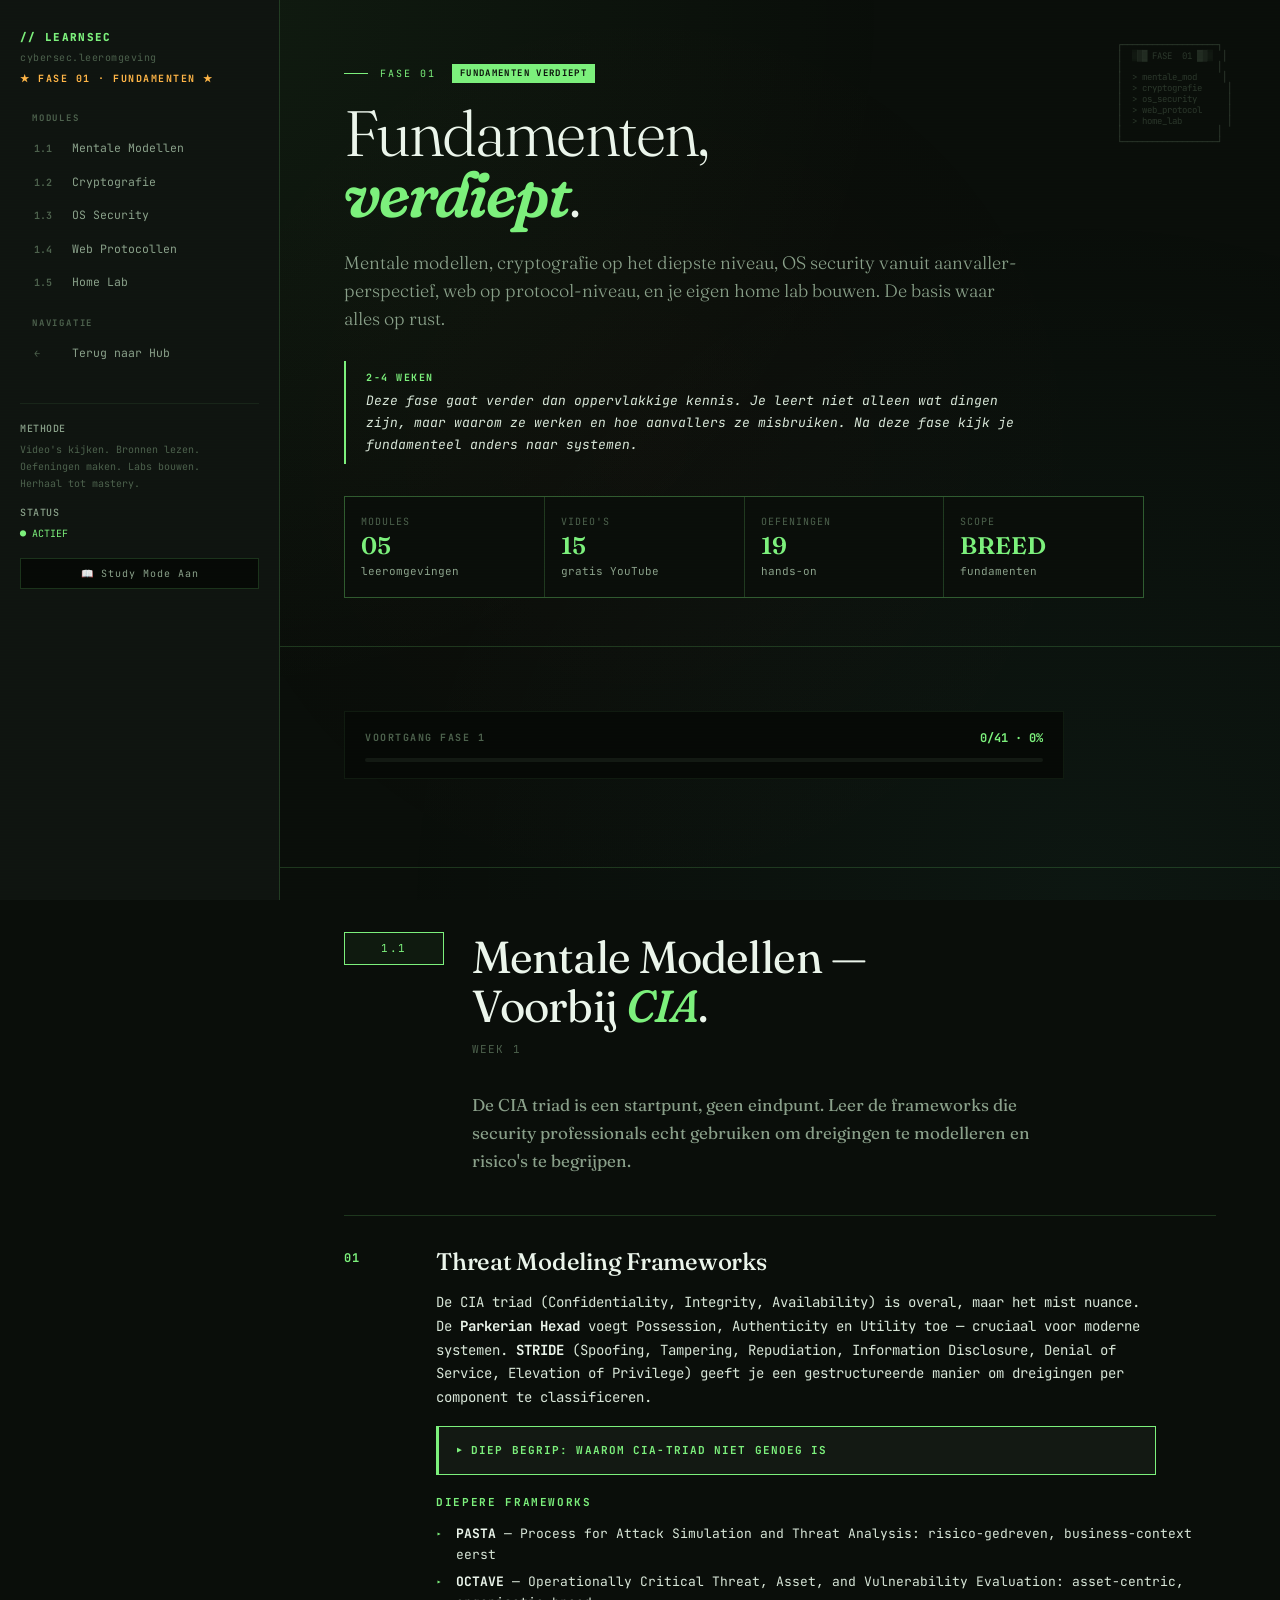
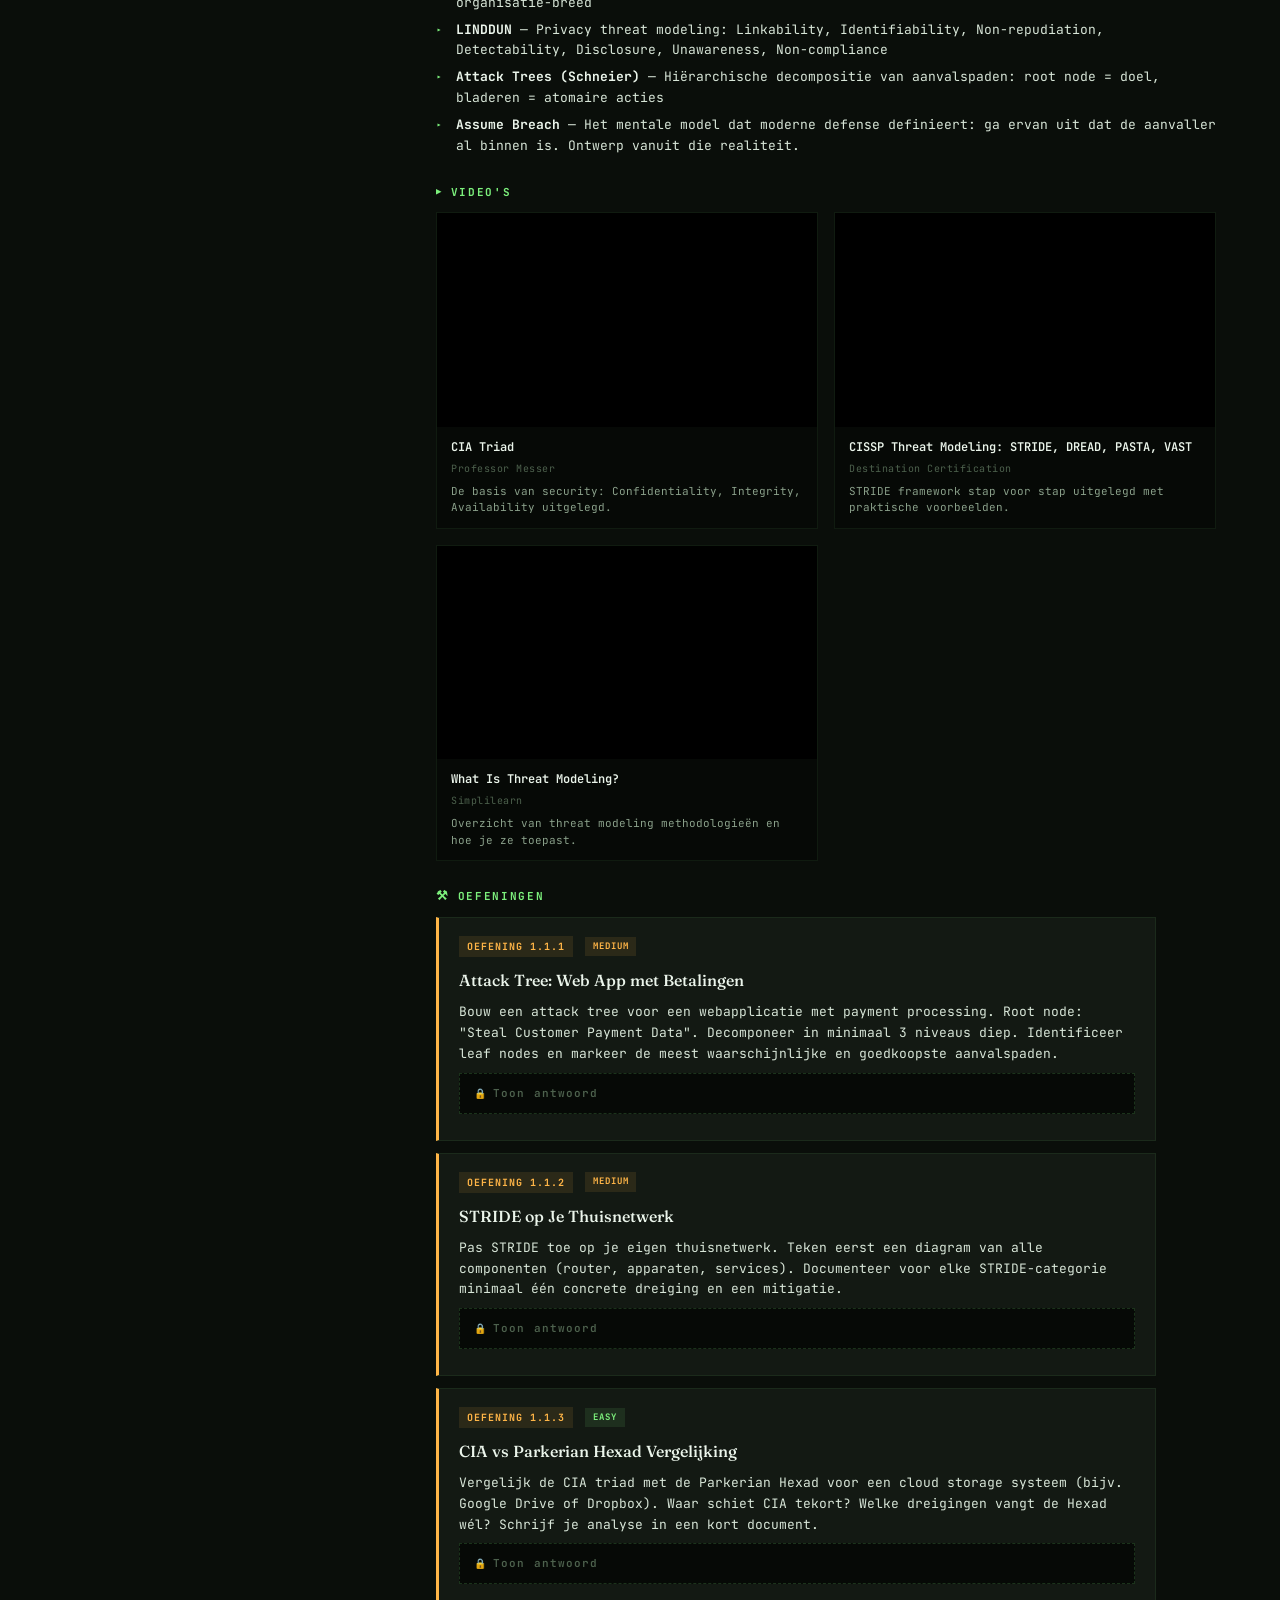
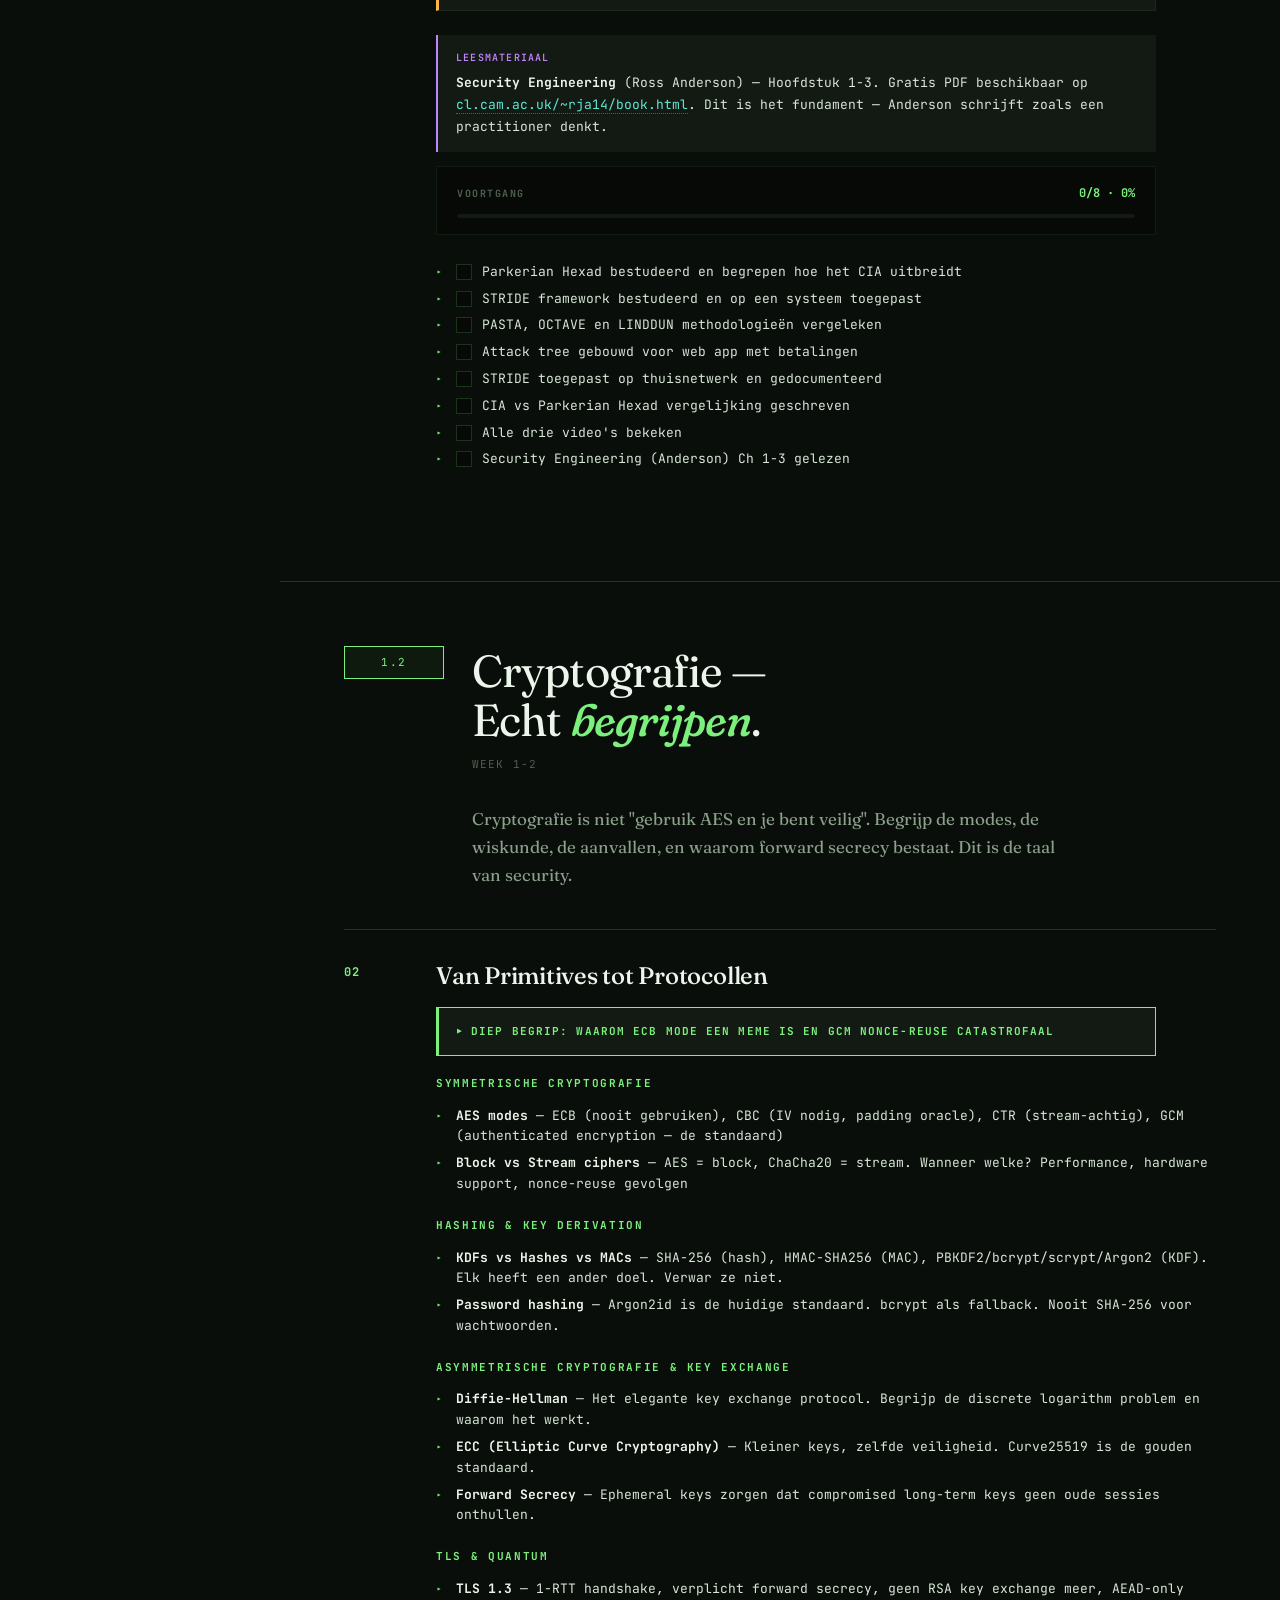
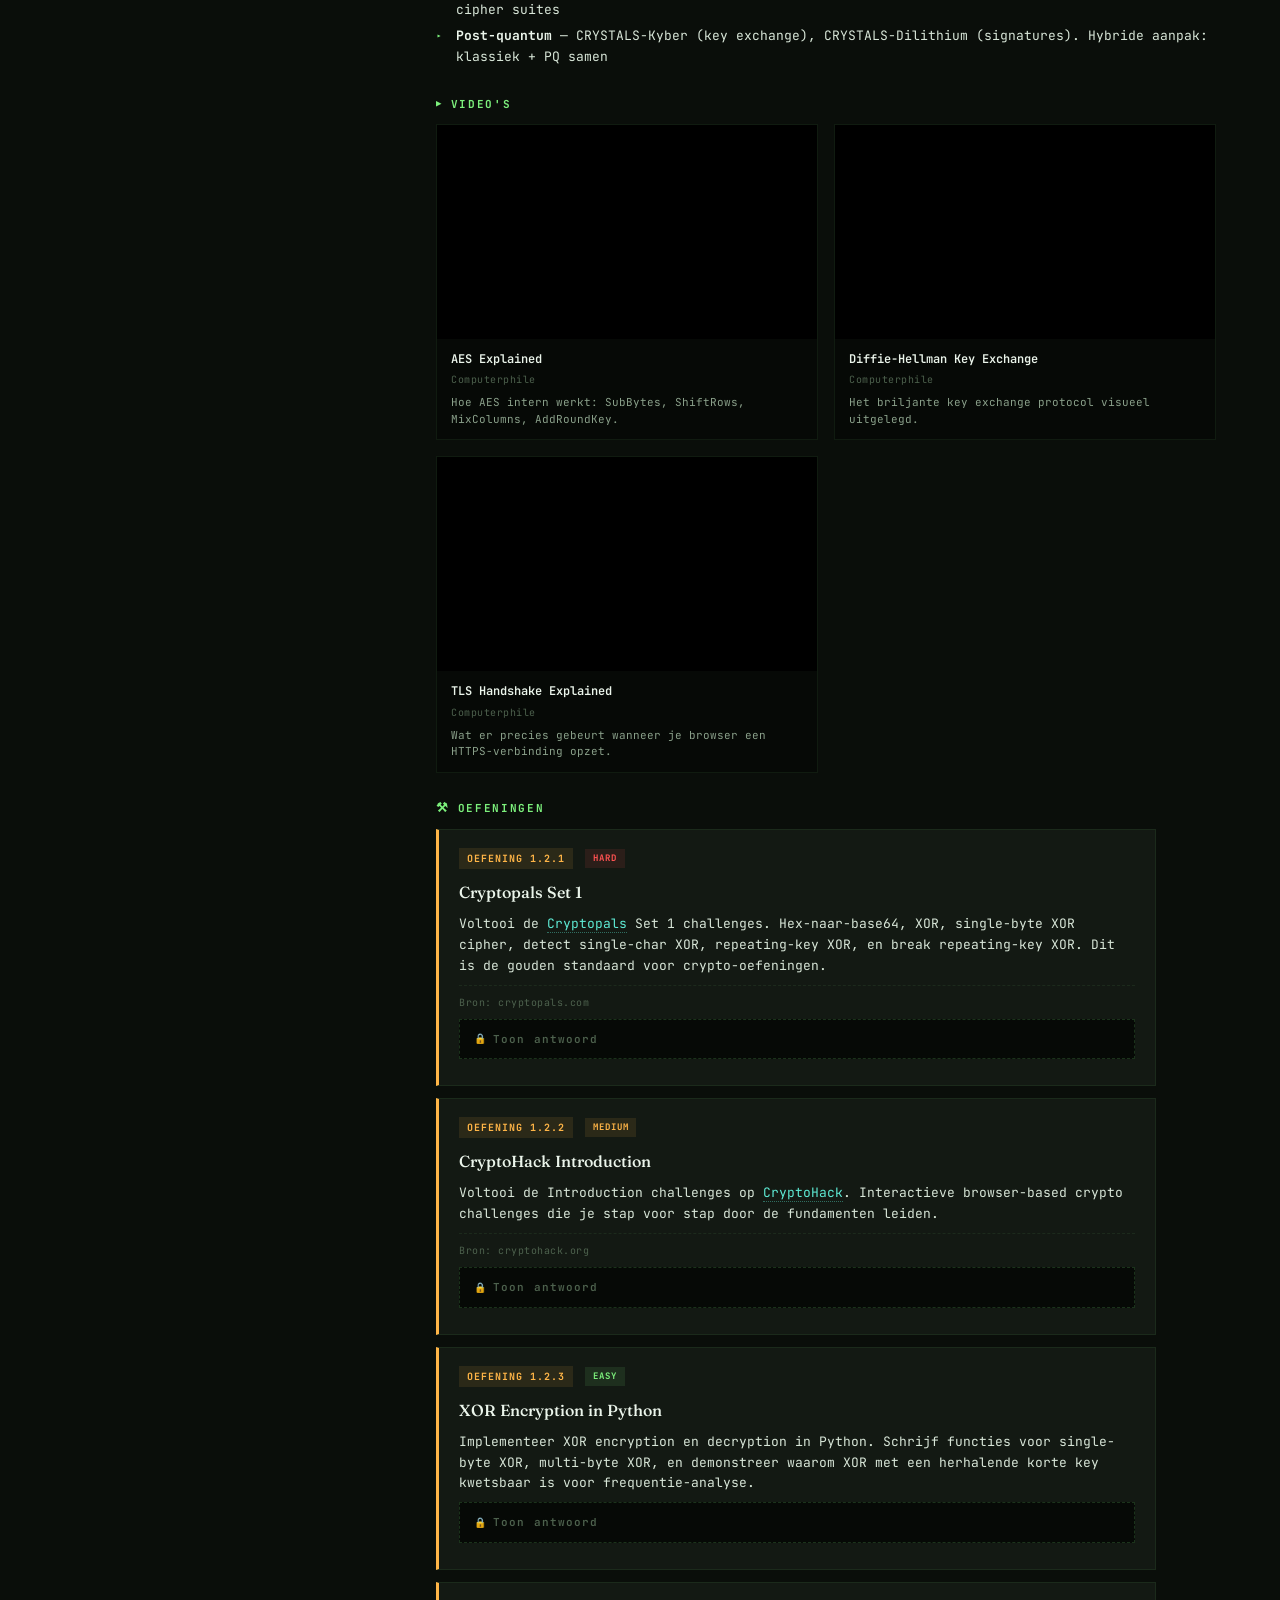
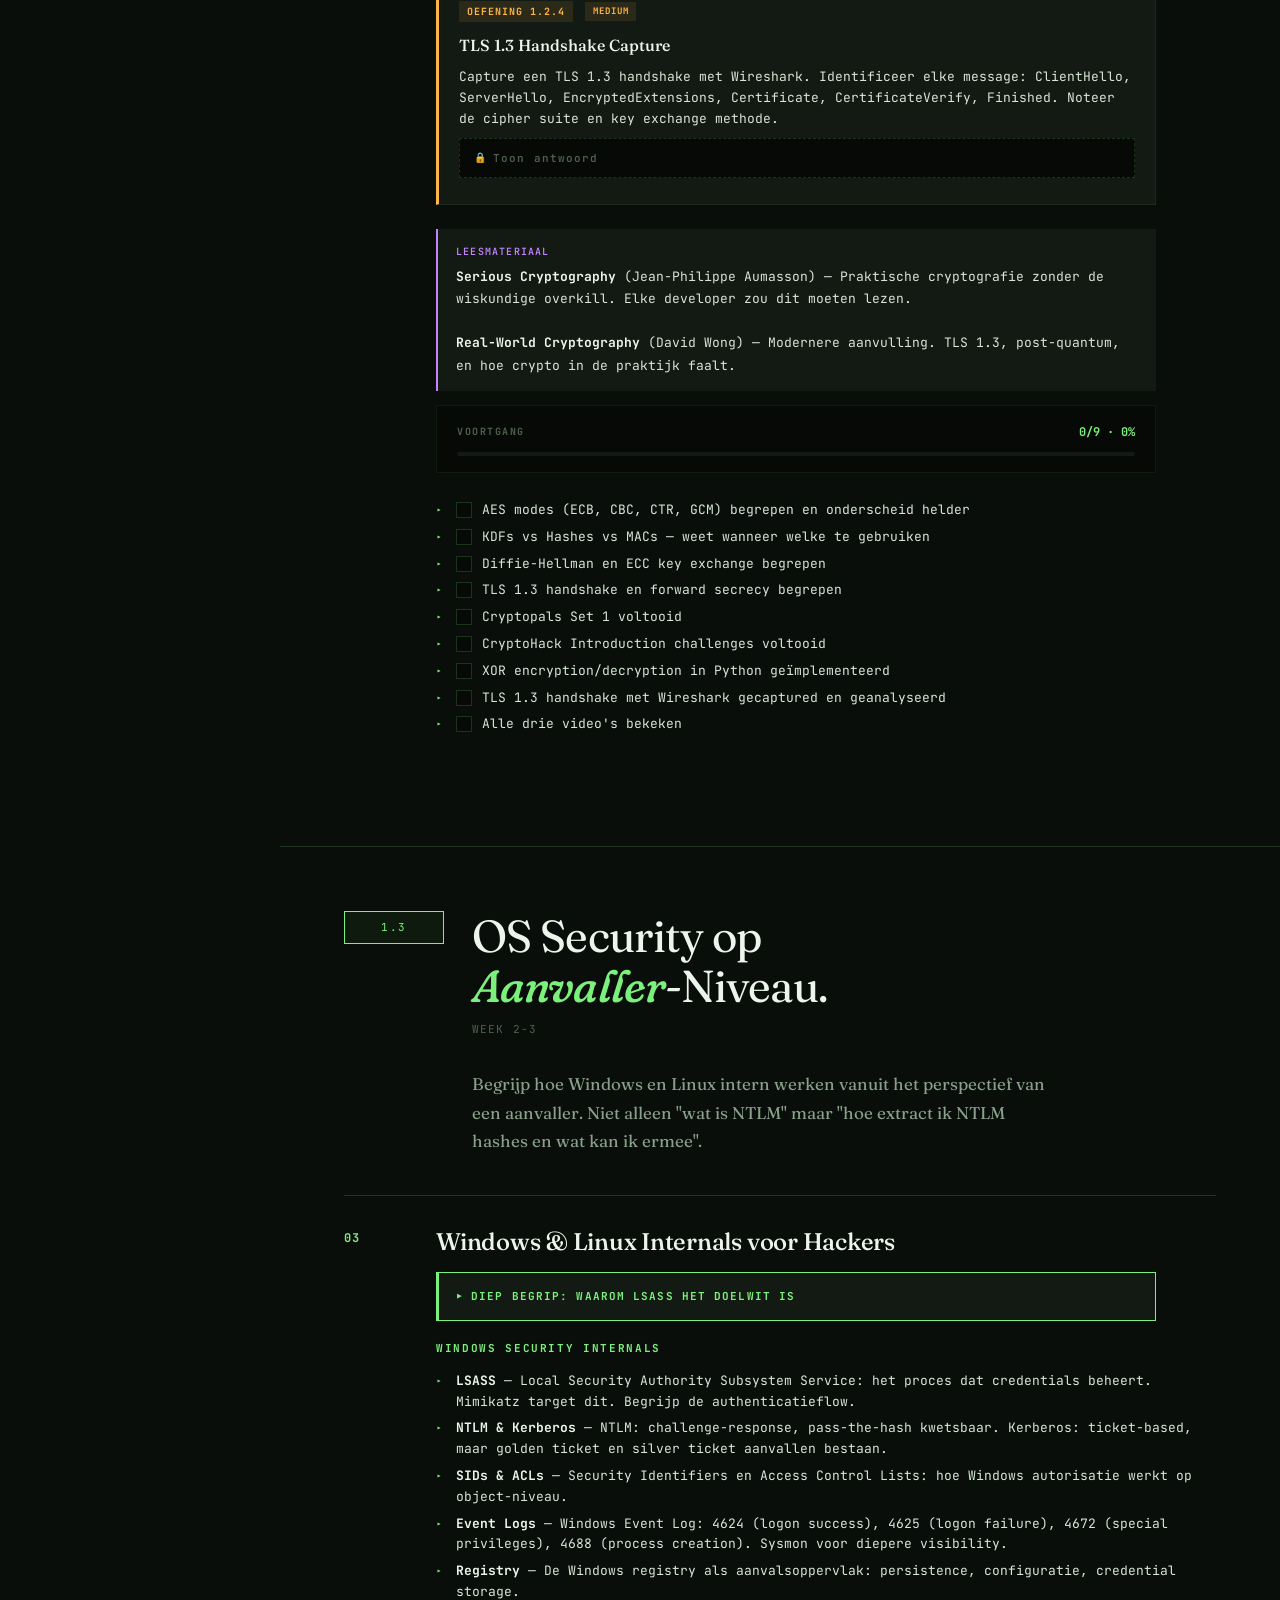
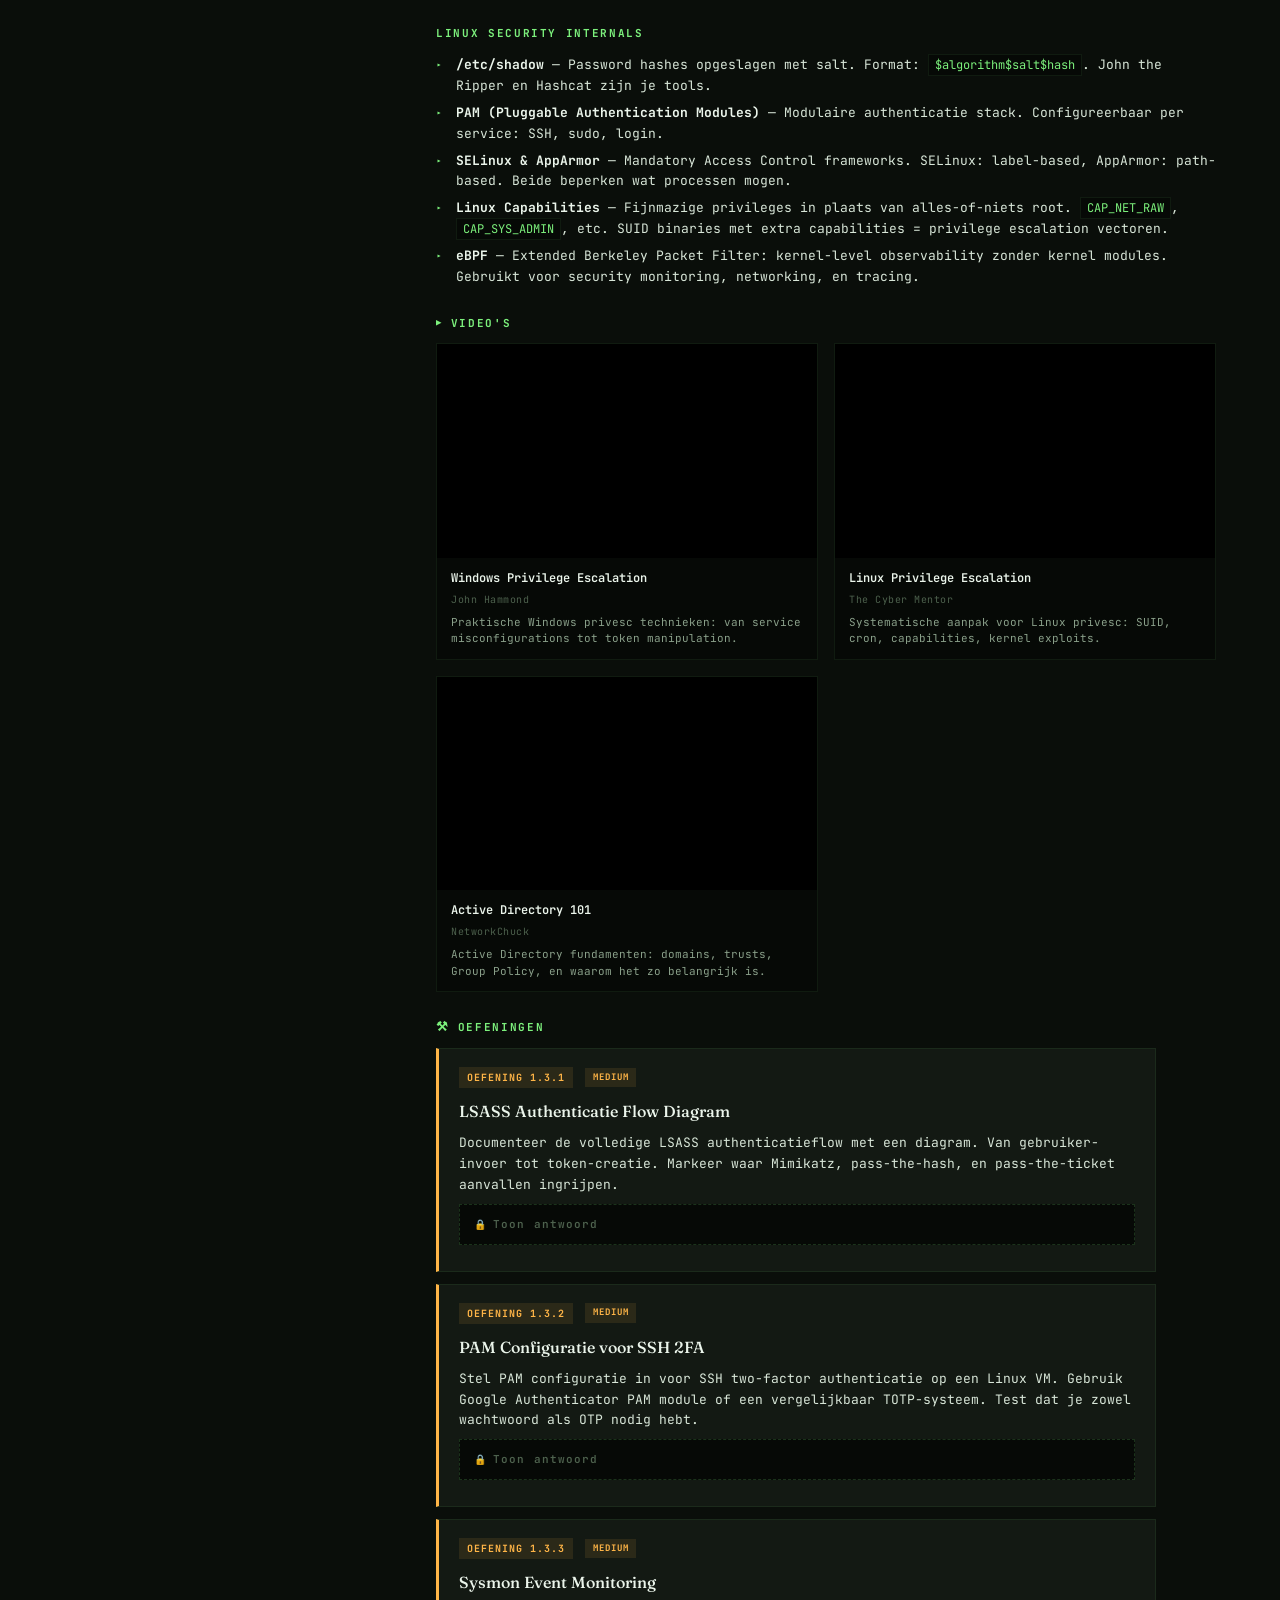
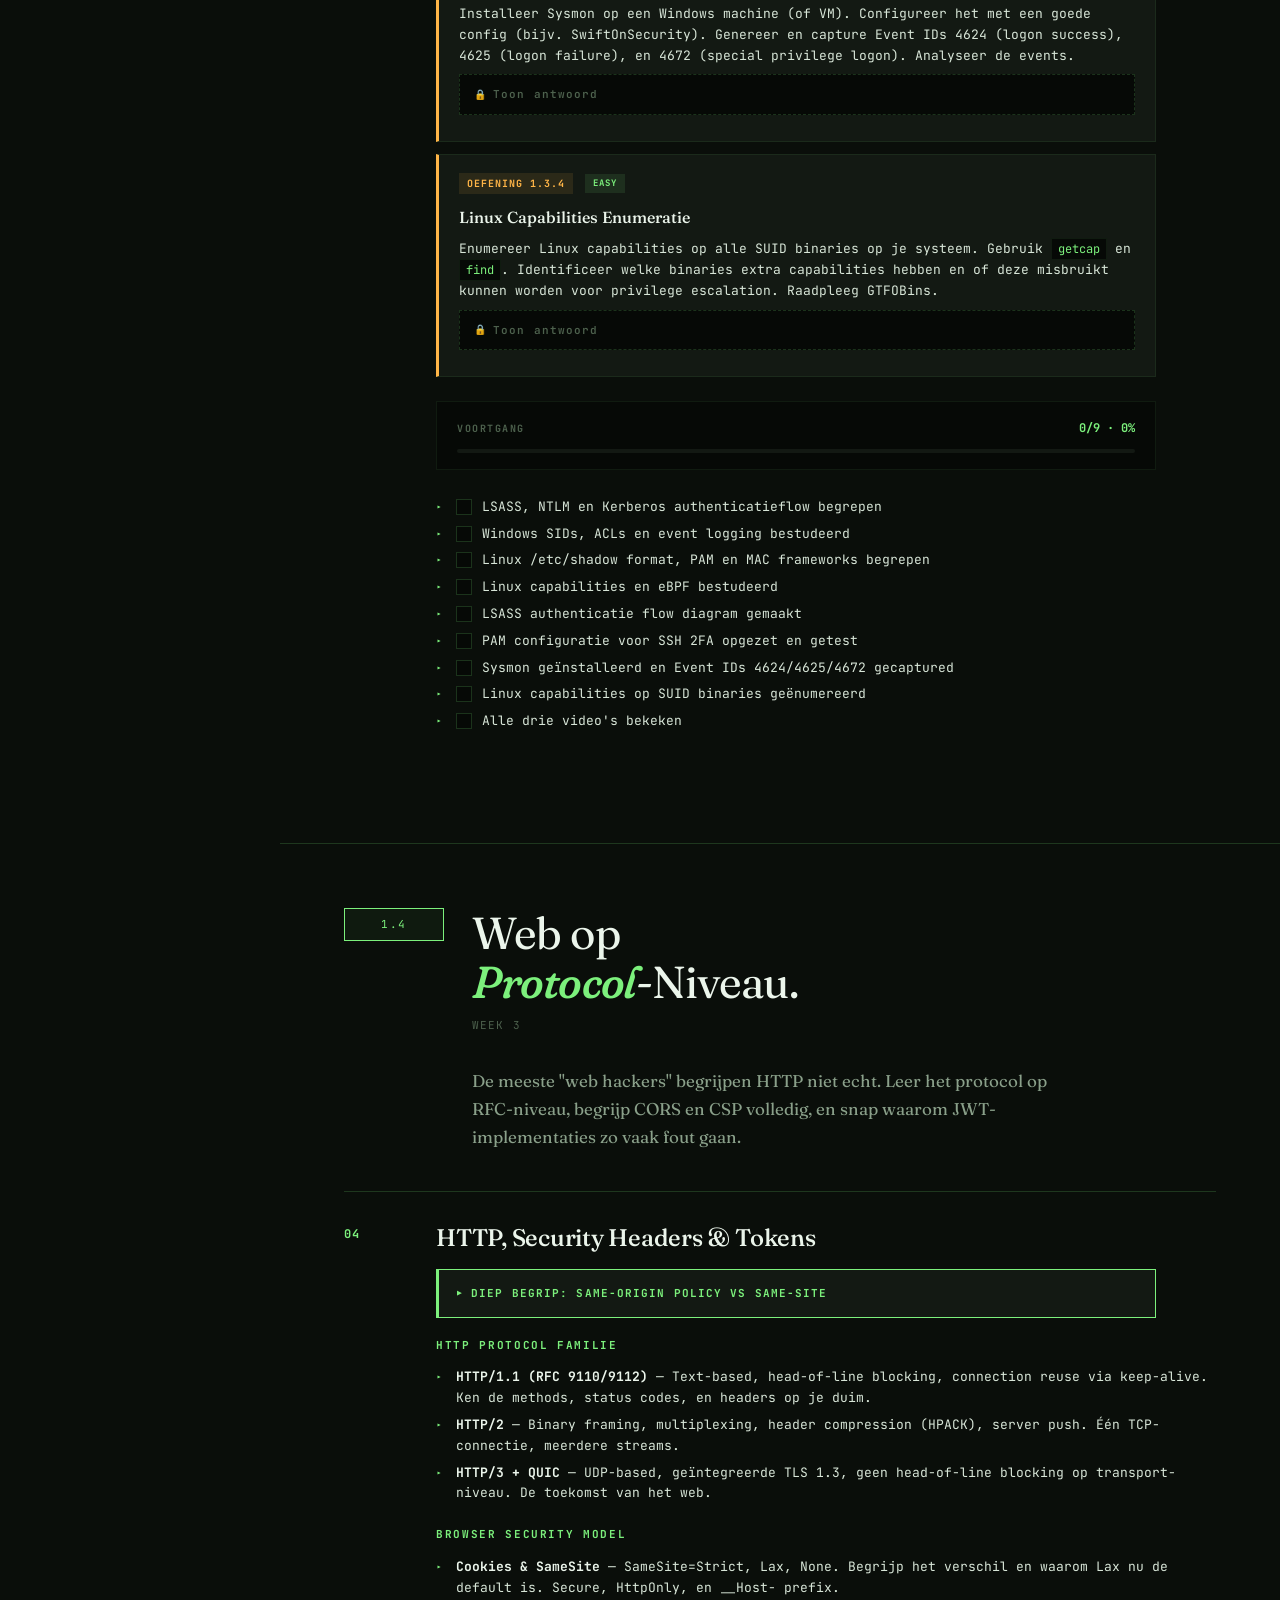
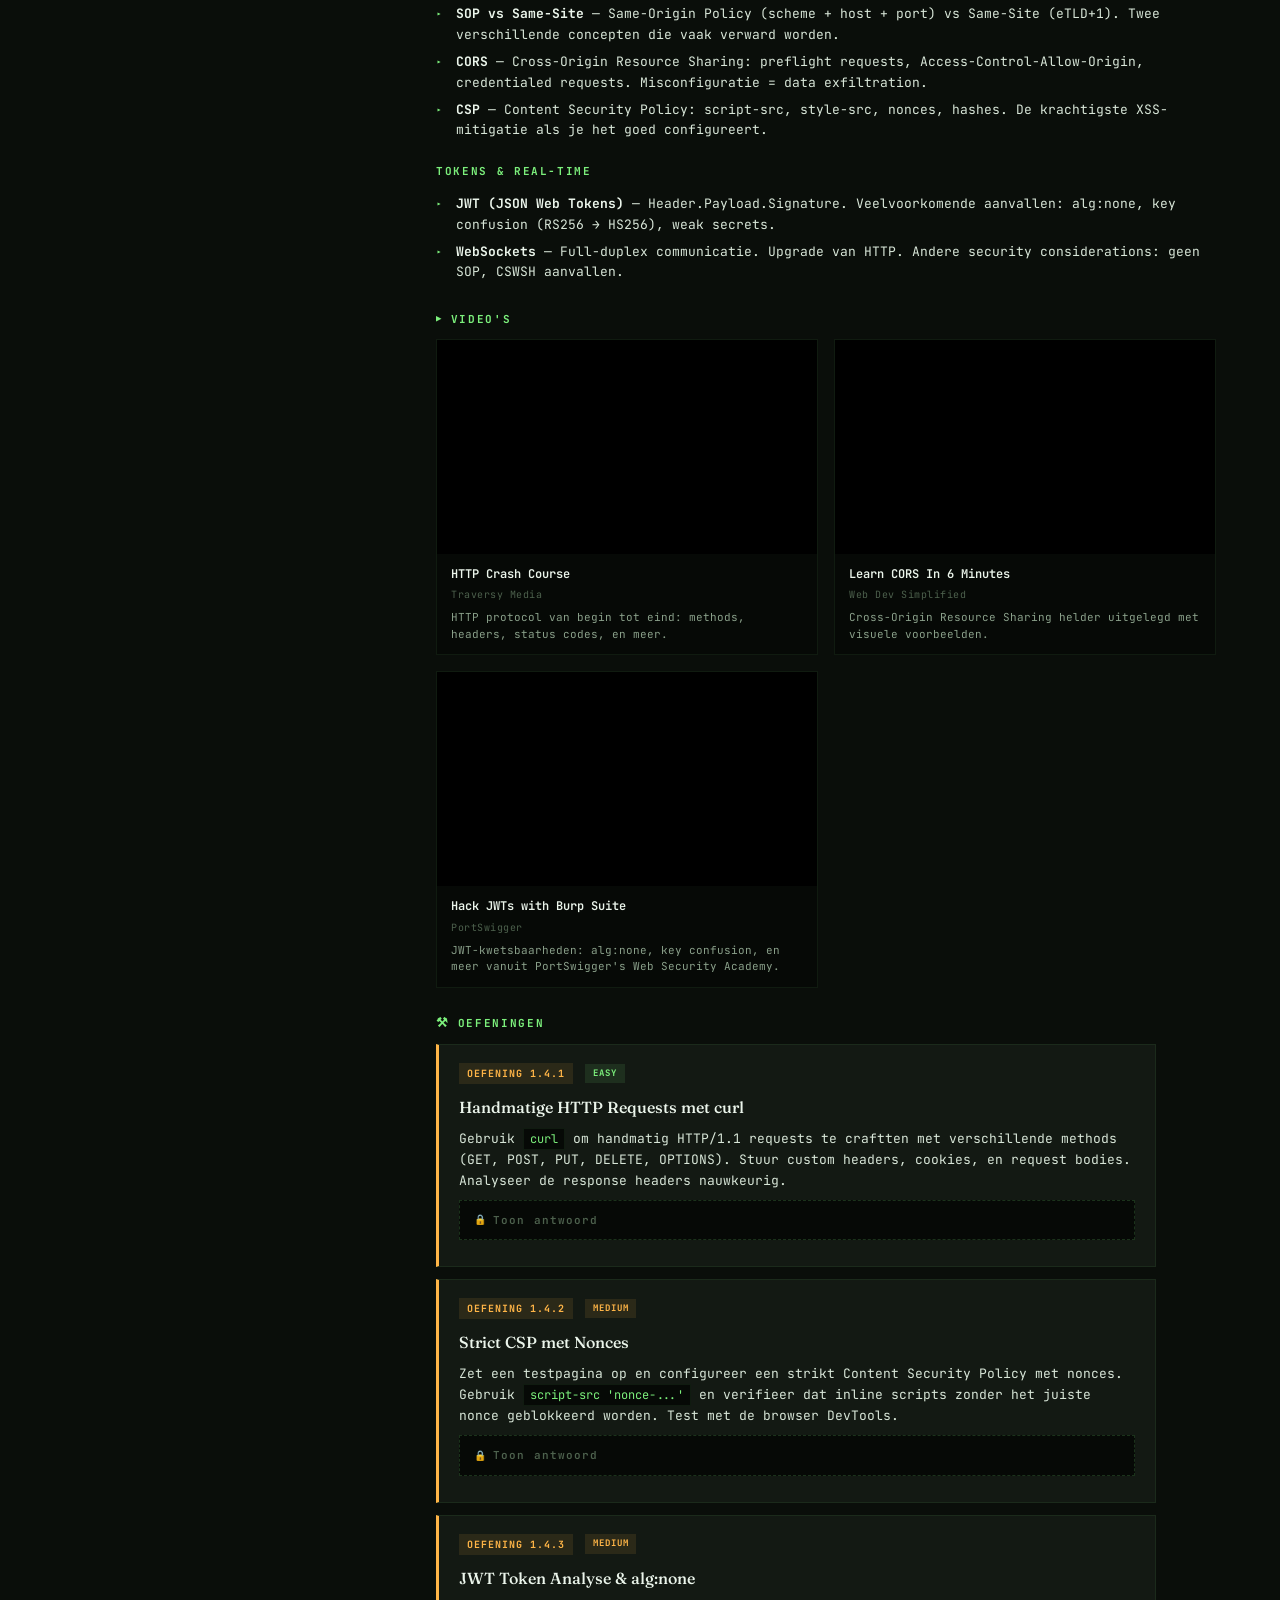
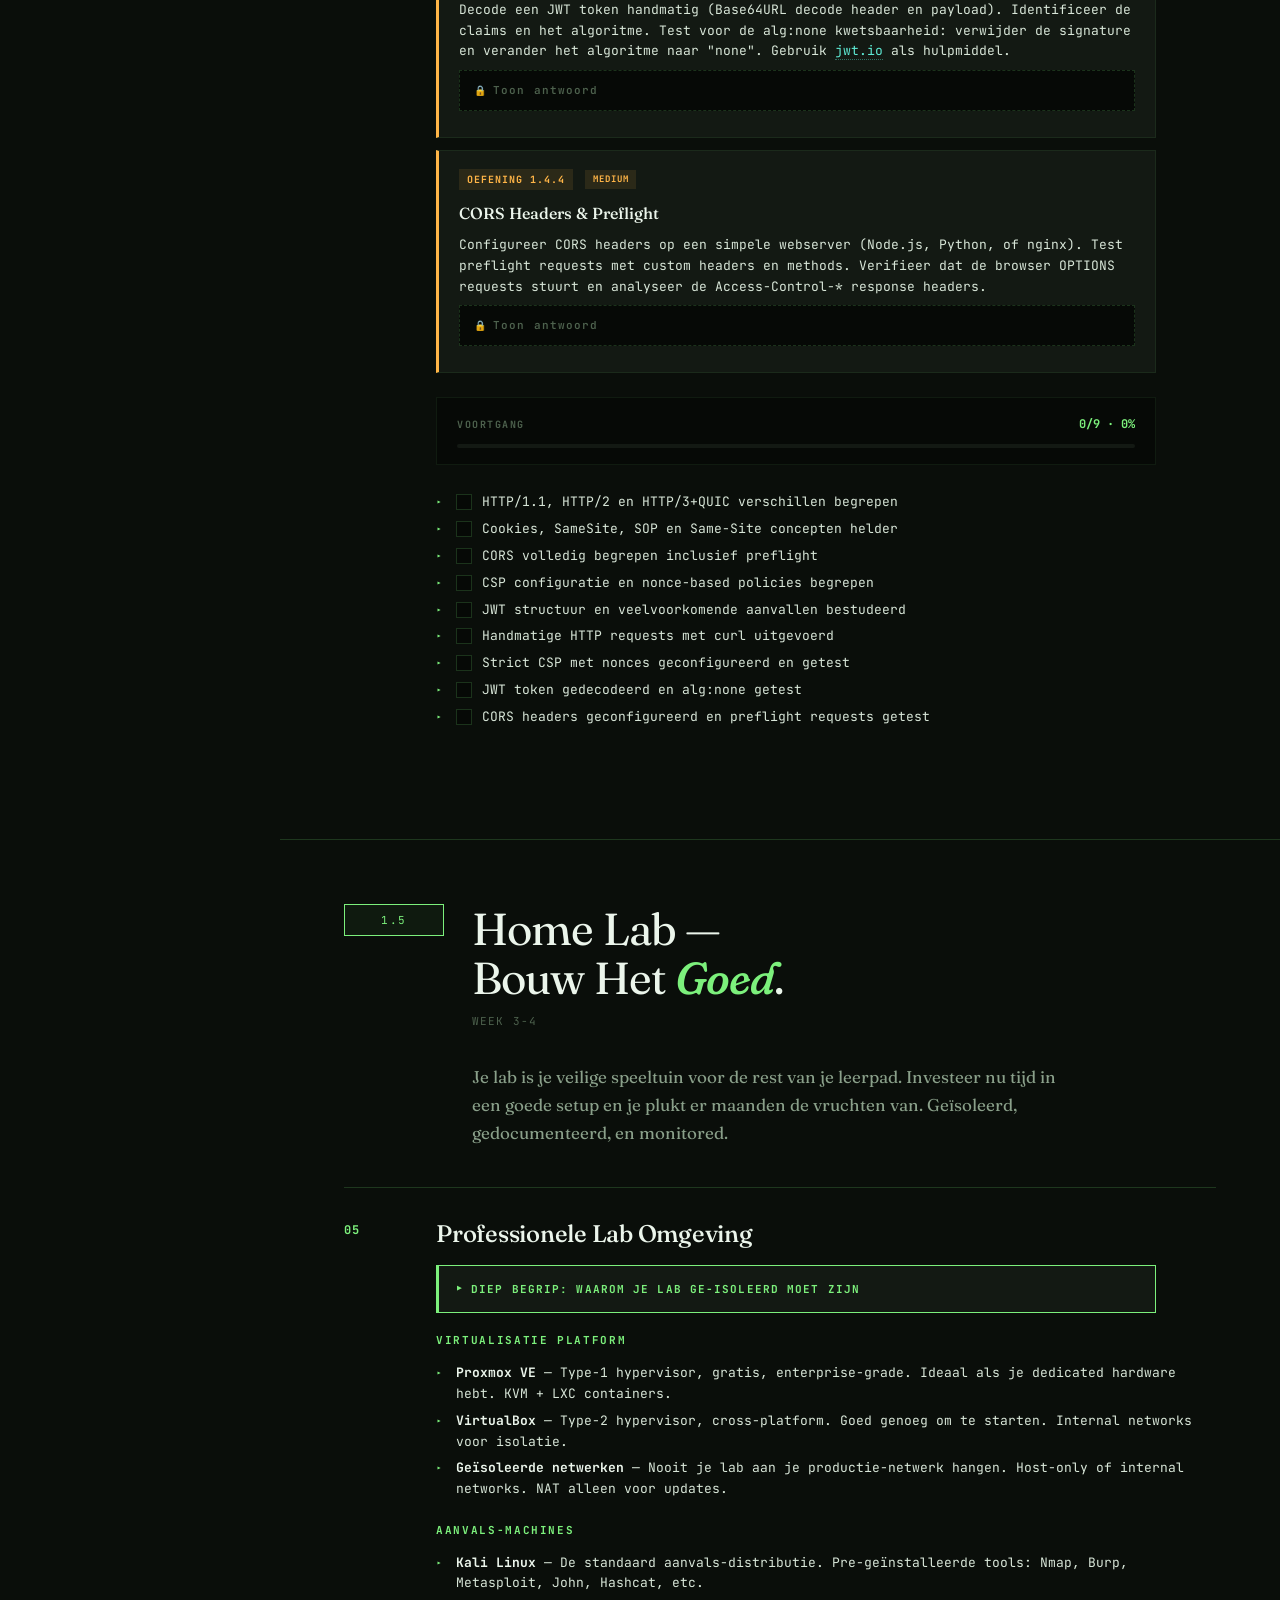
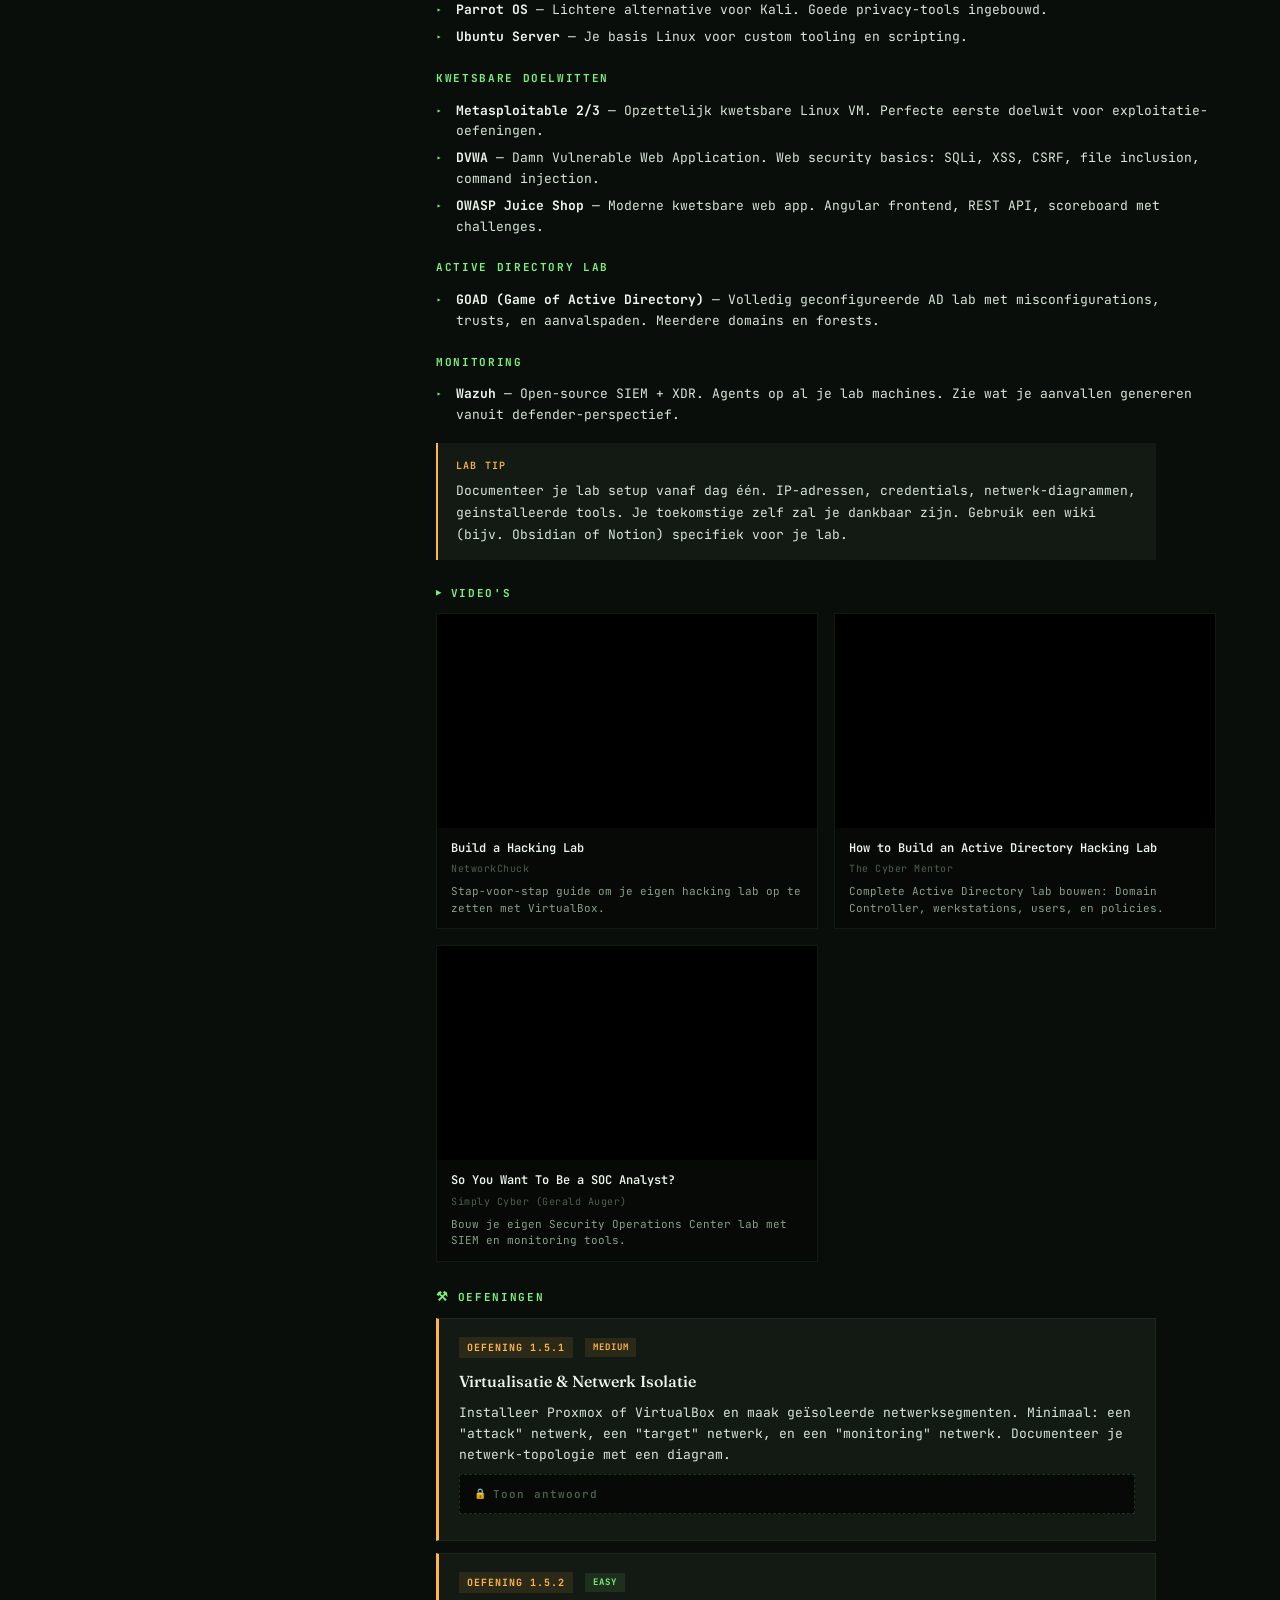
<file: pages/fase-1.html>
<!DOCTYPE html>
<html lang="nl">
<head>
<meta charset="UTF-8">
<meta name="viewport" content="width=device-width, initial-scale=1.0">
<meta name="phase-id" content="fase-1">
<title>Fase 1 — Fundamenten Verdiept // LearnSec</title>
<link rel="preconnect" href="https://fonts.googleapis.com">
<link rel="preconnect" href="https://fonts.gstatic.com" crossorigin>
<link href="https://fonts.googleapis.com/css2?family=JetBrains+Mono:wght@300;400;500;700;800&family=Fraunces:opsz,wght,SOFT@9..144,300;9..144,400;9..144,600;9..144,800&display=swap" rel="stylesheet">
<link rel="stylesheet" href="../css/style.css">
<script>try{if(localStorage.getItem('learnsec_study_mode')==='on')document.documentElement.setAttribute('data-study','on')}catch(e){}</script>
</head>
<body>

<button class="hamburger-btn" aria-label="Menu" aria-expanded="false"><span class="bar"></span><span class="bar"></span><span class="bar"></span></button>
<div class="sidebar-backdrop"></div>

<div class="frame">

  <aside>
    <div class="brand">// LEARNSEC</div>
    <div class="brand-sub">cybersec.leeromgeving</div>
    <div class="edition">&#9733; FASE 01 &middot; FUNDAMENTEN &#9733;</div>

    <div class="nav-section">
      <div class="nav-section-title">MODULES</div>
      <nav>
        <a href="#mod-1-1"><span class="num">1.1</span>Mentale Modellen</a>
        <a href="#mod-1-2"><span class="num">1.2</span>Cryptografie</a>
        <a href="#mod-1-3"><span class="num">1.3</span>OS Security</a>
        <a href="#mod-1-4"><span class="num">1.4</span>Web Protocollen</a>
        <a href="#mod-1-5"><span class="num">1.5</span>Home Lab</a>
      </nav>
    </div>

    <div class="nav-section">
      <div class="nav-section-title">NAVIGATIE</div>
      <nav>
        <a href="../index.html"><span class="num">&larr;</span>Terug naar Hub</a>
      </nav>
    </div>

    <div class="meta">
      <strong>METHODE</strong>
      Video's kijken. Bronnen lezen.<br>
      Oefeningen maken. Labs bouwen.<br>
      Herhaal tot mastery.
      <strong>STATUS</strong>
      <span style="color: var(--accent);">&#9679; ACTIEF</span>
    </div>
    <button class="study-toggle-btn" aria-pressed="false">&#128214; Study Mode Aan</button>
  </aside>

  <main id="top">

    <!-- ============================================================
         HERO
         ============================================================ -->
    <div class="hero">
      <div class="ascii-dec">&#9484;&#9472;&#9472;&#9472;&#9472;&#9472;&#9472;&#9472;&#9472;&#9472;&#9472;&#9472;&#9472;&#9472;&#9472;&#9472;&#9472;&#9472;&#9472;&#9472;&#9488;
&#9474;  &#9617;&#9618;&#9619; FASE  01 &#9619;&#9618;&#9617;  &#9474;
&#9474;                   &#9474;
&#9474;  > mentale_mod     &#9474;
&#9474;  > cryptografie     &#9474;
&#9474;  > os_security      &#9474;
&#9474;  > web_protocol     &#9474;
&#9474;  > home_lab         &#9474;
&#9474;                   &#9474;
&#9492;&#9472;&#9472;&#9472;&#9472;&#9472;&#9472;&#9472;&#9472;&#9472;&#9472;&#9472;&#9472;&#9472;&#9472;&#9472;&#9472;&#9472;&#9472;&#9472;&#9496;</div>

      <div class="tag">FASE 01 <span class="phase-badge">FUNDAMENTEN VERDIEPT</span></div>
      <h1>Fundamenten,<br><em>verdiept</em>.</h1>
      <p class="lede">Mentale modellen, cryptografie op het diepste niveau, OS security vanuit aanvaller-perspectief, web op protocol-niveau, en je eigen home lab bouwen. De basis waar alles op rust.</p>

      <div class="philosophy">
        <strong>2-4 WEKEN</strong>
        Deze fase gaat verder dan oppervlakkige kennis. Je leert niet alleen <em>wat</em> dingen zijn, maar <em>waarom</em> ze werken en <em>hoe</em> aanvallers ze misbruiken. Na deze fase kijk je fundamenteel anders naar systemen.
      </div>

      <div class="hero-stats">
        <div class="stat"><div class="k">MODULES</div><div class="v">05</div><div class="u">leeromgevingen</div></div>
        <div class="stat"><div class="k">VIDEO'S</div><div class="v">15</div><div class="u">gratis YouTube</div></div>
        <div class="stat"><div class="k">OEFENINGEN</div><div class="v">19</div><div class="u">hands-on</div></div>
        <div class="stat"><div class="k">SCOPE</div><div class="v">BREED</div><div class="u">fundamenten</div></div>
      </div>
    </div>

    <!-- ============================================================
         PAGE-LEVEL PROGRESS BAR
         ============================================================ -->
    <section>
      <div class="progress-bar-container" data-scope="page">
        <div class="progress-bar-header">
          <span class="progress-bar-label">VOORTGANG FASE 1</span>
          <span class="progress-bar-pct">0/41 &middot; 0%</span>
        </div>
        <div class="progress-bar"><div class="fill"></div></div>
      </div>
    </section>

    <!-- ============================================================
         MODULE 1.1 — Mentale Modellen
         ============================================================ -->
    <section id="mod-1-1">
      <div class="section-head">
        <div class="badge">1.1</div>
        <div>
          <h2>Mentale Modellen &mdash;<br>Voorbij <em>CIA</em>.</h2>
          <div class="duration">WEEK 1</div>
        </div>
      </div>
      <p class="section-intro">De CIA triad is een startpunt, geen eindpunt. Leer de frameworks die security professionals echt gebruiken om dreigingen te modelleren en risico's te begrijpen.</p>

      <div class="modules">
        <div class="module">
          <div class="num">01</div>
          <div class="body">
            <h3>Threat Modeling Frameworks</h3>
            <p class="desc">De CIA triad (Confidentiality, Integrity, Availability) is overal, maar het mist nuance. De <strong>Parkerian Hexad</strong> voegt Possession, Authenticity en Utility toe &mdash; cruciaal voor moderne systemen. <strong>STRIDE</strong> (Spoofing, Tampering, Repudiation, Information Disclosure, Denial of Service, Elevation of Privilege) geeft je een gestructureerde manier om dreigingen per component te classificeren.</p>

            <details class="deep-understanding">
              <summary>Diep Begrip: Waarom CIA-triad niet genoeg is</summary>
              <div class="deep-content">
                <p>De CIA-triad (Confidentiality, Integrity, Availability) is een handig ezelsbruggetje, maar het mist cruciale dimensies. De Parkerian Hexad voegt <strong>Possession</strong> (fysieke controle over data), <strong>Authenticity</strong> (bewijs van oorsprong), en <strong>Utility</strong> (bruikbaarheid) toe.</p>
                <p>Voorbeeld: een versleutelde backup waarvan je de sleutel kwijt bent heeft perfecte confidentiality en integrity, maar nul utility. Supply chain aanvallen (SolarWinds) schenden authenticity zonder traditionele CIA te raken &mdash; de software <em>WAS</em> integer, maar niet authentiek.</p>
              </div>
            </details>

            <h4>Diepere Frameworks</h4>
            <ul>
              <li><strong>PASTA</strong> &mdash; Process for Attack Simulation and Threat Analysis: risico-gedreven, business-context eerst</li>
              <li><strong>OCTAVE</strong> &mdash; Operationally Critical Threat, Asset, and Vulnerability Evaluation: asset-centric, organisatie-breed</li>
              <li><strong>LINDDUN</strong> &mdash; Privacy threat modeling: Linkability, Identifiability, Non-repudiation, Detectability, Disclosure, Unawareness, Non-compliance</li>
              <li><strong>Attack Trees (Schneier)</strong> &mdash; Hiërarchische decompositie van aanvalspaden: root node = doel, bladeren = atomaire acties</li>
              <li><strong>Assume Breach</strong> &mdash; Het mentale model dat moderne defense definieert: ga ervan uit dat de aanvaller al binnen is. Ontwerp vanuit die realiteit.</li>
            </ul>

            <!-- VIDEOS -->
            <div class="video-section">
              <h4>Video's</h4>
              <div class="video-grid">
                <div class="video-card">
                  <div class="video-embed">
                    <iframe src="https://www.youtube.com/embed/SBcDGb9l6yo" title="CIA Triad - Professor Messer" allow="accelerometer; autoplay; clipboard-write; encrypted-media; gyroscope; picture-in-picture" allowfullscreen loading="lazy"></iframe>
                  </div>
                  <div class="video-info">
                    <div class="video-title">CIA Triad</div>
                    <div class="video-channel">Professor Messer</div>
                    <div class="video-desc">De basis van security: Confidentiality, Integrity, Availability uitgelegd.</div>
                  </div>
                </div>
                <div class="video-card">
                  <div class="video-embed">
                    <iframe src="https://www.youtube.com/embed/VoiHRBaV8Xk" title="STRIDE Threat Modeling - Destination Certification" allow="accelerometer; autoplay; clipboard-write; encrypted-media; gyroscope; picture-in-picture" allowfullscreen loading="lazy"></iframe>
                  </div>
                  <div class="video-info">
                    <div class="video-title">CISSP Threat Modeling: STRIDE, DREAD, PASTA, VAST</div>
                    <div class="video-channel">Destination Certification</div>
                    <div class="video-desc">STRIDE framework stap voor stap uitgelegd met praktische voorbeelden.</div>
                  </div>
                </div>
                <div class="video-card">
                  <div class="video-embed">
                    <iframe src="https://www.youtube.com/embed/l60-geScEDY" title="Threat Modeling - Simplilearn" allow="accelerometer; autoplay; clipboard-write; encrypted-media; gyroscope; picture-in-picture" allowfullscreen loading="lazy"></iframe>
                  </div>
                  <div class="video-info">
                    <div class="video-title">What Is Threat Modeling?</div>
                    <div class="video-channel">Simplilearn</div>
                    <div class="video-desc">Overzicht van threat modeling methodologieën en hoe je ze toepast.</div>
                  </div>
                </div>
              </div>
            </div>

            <!-- EXERCISES -->
            <div class="exercise-section">
              <h4>Oefeningen</h4>
              <div class="exercise">
                <div class="exercise-header">
                  <span class="exercise-num">OEFENING 1.1.1</span>
                  <span class="exercise-difficulty medium">MEDIUM</span>
                </div>
                <div class="exercise-title">Attack Tree: Web App met Betalingen</div>
                <div class="exercise-desc">Bouw een attack tree voor een webapplicatie met payment processing. Root node: "Steal Customer Payment Data". Decomponeer in minimaal 3 niveaus diep. Identificeer leaf nodes en markeer de meest waarschijnlijke en goedkoopste aanvalspaden.</div>
                <details class="answer-reveal">
                  <summary>Toon antwoord</summary>
                  <div class="answer-content">
                    <p>Root: <strong>"Steal payment data"</strong>. Branches: 1) SQL injection op checkout form &rarr; extract DB, 2) XSS op betaalpagina &rarr; capture form input, 3) Compromise payment processor API key &rarr; direct API access, 4) Social engineer developer &rarr; source code access &rarr; hardcoded credentials. Elke branch heeft sub-branches met difficulty/cost ratings.</p>
                  </div>
                </details>
              </div>
              <div class="exercise">
                <div class="exercise-header">
                  <span class="exercise-num">OEFENING 1.1.2</span>
                  <span class="exercise-difficulty medium">MEDIUM</span>
                </div>
                <div class="exercise-title">STRIDE op Je Thuisnetwerk</div>
                <div class="exercise-desc">Pas STRIDE toe op je eigen thuisnetwerk. Teken eerst een diagram van alle componenten (router, apparaten, services). Documenteer voor elke STRIDE-categorie minimaal &eacute;&eacute;n concrete dreiging en een mitigatie.</div>
                <details class="answer-reveal">
                  <summary>Toon antwoord</summary>
                  <div class="answer-content">
                    <p><strong>Spoofing:</strong> ARP spoofing door kwaadaardig apparaat, DNS spoofing door compromised router. <strong>Tampering:</strong> MITM op onversleuteld verkeer, firmware manipulatie van IoT devices. <strong>Repudiation:</strong> Geen logging op router = geen bewijs van aanval. <strong>Information Disclosure:</strong> Unencrypted WiFi traffic, UPnP exposing services. <strong>DoS:</strong> Router resource exhaustion, WiFi deauth. <strong>Elevation:</strong> Default credentials op IoT, exploiting router admin panel.</p>
                  </div>
                </details>
              </div>
              <div class="exercise">
                <div class="exercise-header">
                  <span class="exercise-num">OEFENING 1.1.3</span>
                  <span class="exercise-difficulty easy">EASY</span>
                </div>
                <div class="exercise-title">CIA vs Parkerian Hexad Vergelijking</div>
                <div class="exercise-desc">Vergelijk de CIA triad met de Parkerian Hexad voor een cloud storage systeem (bijv. Google Drive of Dropbox). Waar schiet CIA tekort? Welke dreigingen vangt de Hexad w&eacute;l? Schrijf je analyse in een kort document.</div>
                <details class="answer-reveal">
                  <summary>Toon antwoord</summary>
                  <div class="answer-content">
                    <p>Cloud storage voorbeeld: CIA zegt versleuteling = confidentiality OK. Parkerian Hexad vraagt ook: is de data <strong>authentiek</strong> (niet gemanipuleerd door cloud provider)? Heb je <strong>possession</strong> (wat als provider failliet gaat)? Is het <strong>utility</strong> (kun je het nog lezen over 10 jaar)?</p>
                  </div>
                </details>
              </div>
            </div>

            <!-- READING -->
            <div class="callout read">
              <strong class="label">Leesmateriaal</strong>
              <strong>Security Engineering</strong> (Ross Anderson) &mdash; Hoofdstuk 1-3. Gratis PDF beschikbaar op <a href="https://www.cl.cam.ac.uk/~rja14/book.html" target="_blank" rel="noopener">cl.cam.ac.uk/~rja14/book.html</a>. Dit is het fundament &mdash; Anderson schrijft zoals een practitioner denkt.
            </div>

            <!-- CHECKLIST -->
            <div class="progress-bar-container" data-scope="section">
              <div class="progress-bar-header">
                <span class="progress-bar-label">VOORTGANG</span>
                <span class="progress-bar-pct">0/8 &middot; 0%</span>
              </div>
              <div class="progress-bar"><div class="fill"></div></div>
            </div>
            <ul class="checklist">
              <li><input type="checkbox" id="f1-1-1"> Parkerian Hexad bestudeerd en begrepen hoe het CIA uitbreidt</li>
              <li><input type="checkbox" id="f1-1-2"> STRIDE framework bestudeerd en op een systeem toegepast</li>
              <li><input type="checkbox" id="f1-1-3"> PASTA, OCTAVE en LINDDUN methodologieën vergeleken</li>
              <li><input type="checkbox" id="f1-1-4"> Attack tree gebouwd voor web app met betalingen</li>
              <li><input type="checkbox" id="f1-1-5"> STRIDE toegepast op thuisnetwerk en gedocumenteerd</li>
              <li><input type="checkbox" id="f1-1-6"> CIA vs Parkerian Hexad vergelijking geschreven</li>
              <li><input type="checkbox" id="f1-1-7"> Alle drie video's bekeken</li>
              <li><input type="checkbox" id="f1-1-8"> Security Engineering (Anderson) Ch 1-3 gelezen</li>
            </ul>

          </div>
        </div>
      </div>
    </section>

    <!-- ============================================================
         MODULE 1.2 — Cryptografie
         ============================================================ -->
    <section id="mod-1-2">
      <div class="section-head">
        <div class="badge">1.2</div>
        <div>
          <h2>Cryptografie &mdash;<br>Echt <em>begrijpen</em>.</h2>
          <div class="duration">WEEK 1-2</div>
        </div>
      </div>
      <p class="section-intro">Cryptografie is niet "gebruik AES en je bent veilig". Begrijp de modes, de wiskunde, de aanvallen, en waarom forward secrecy bestaat. Dit is de taal van security.</p>

      <div class="modules">
        <div class="module">
          <div class="num">02</div>
          <div class="body">
            <h3>Van Primitives tot Protocollen</h3>

            <details class="deep-understanding">
              <summary>Diep Begrip: Waarom ECB mode een meme is en GCM nonce-reuse catastrofaal</summary>
              <div class="deep-content">
                <p>ECB versleutelt elk blok onafhankelijk met dezelfde key. Identieke plaintext-blokken &rarr; identieke ciphertext-blokken. Het beroemde &ldquo;ECB penguin&rdquo; beeld toont dit visueel.</p>
                <p>GCM combineert CTR-mode encryptie met GHASH authenticatie. Maar als je een nonce hergebruikt: de XOR van twee ciphertexts = XOR van twee plaintexts (CTR keystream cancelt), EN de authenticatie key lekt volledig via de GHASH polynoom. <strong>E&eacute;n nonce hergebruik = game over.</strong></p>
                <p>Dit is waarom AES-GCM-SIV bestaat als nonce-misuse-resistant alternatief.</p>
              </div>
            </details>

            <h4>Symmetrische Cryptografie</h4>
            <ul>
              <li><strong>AES modes</strong> &mdash; ECB (nooit gebruiken), CBC (IV nodig, padding oracle), CTR (stream-achtig), GCM (authenticated encryption &mdash; de standaard)</li>
              <li><strong>Block vs Stream ciphers</strong> &mdash; AES = block, ChaCha20 = stream. Wanneer welke? Performance, hardware support, nonce-reuse gevolgen</li>
            </ul>

            <h4>Hashing &amp; Key Derivation</h4>
            <ul>
              <li><strong>KDFs vs Hashes vs MACs</strong> &mdash; SHA-256 (hash), HMAC-SHA256 (MAC), PBKDF2/bcrypt/scrypt/Argon2 (KDF). Elk heeft een ander doel. Verwar ze niet.</li>
              <li><strong>Password hashing</strong> &mdash; Argon2id is de huidige standaard. bcrypt als fallback. Nooit SHA-256 voor wachtwoorden.</li>
            </ul>

            <h4>Asymmetrische Cryptografie &amp; Key Exchange</h4>
            <ul>
              <li><strong>Diffie-Hellman</strong> &mdash; Het elegante key exchange protocol. Begrijp de discrete logarithm problem en waarom het werkt.</li>
              <li><strong>ECC (Elliptic Curve Cryptography)</strong> &mdash; Kleiner keys, zelfde veiligheid. Curve25519 is de gouden standaard.</li>
              <li><strong>Forward Secrecy</strong> &mdash; Ephemeral keys zorgen dat compromised long-term keys geen oude sessies onthullen.</li>
            </ul>

            <h4>TLS &amp; Quantum</h4>
            <ul>
              <li><strong>TLS 1.3</strong> &mdash; 1-RTT handshake, verplicht forward secrecy, geen RSA key exchange meer, AEAD-only cipher suites</li>
              <li><strong>Post-quantum</strong> &mdash; CRYSTALS-Kyber (key exchange), CRYSTALS-Dilithium (signatures). Hybride aanpak: klassiek + PQ samen</li>
            </ul>

            <!-- VIDEOS -->
            <div class="video-section">
              <h4>Video's</h4>
              <div class="video-grid">
                <div class="video-card">
                  <div class="video-embed">
                    <iframe src="https://www.youtube.com/embed/O4xNJsjtN6E" title="AES Explained - Computerphile" allow="accelerometer; autoplay; clipboard-write; encrypted-media; gyroscope; picture-in-picture" allowfullscreen loading="lazy"></iframe>
                  </div>
                  <div class="video-info">
                    <div class="video-title">AES Explained</div>
                    <div class="video-channel">Computerphile</div>
                    <div class="video-desc">Hoe AES intern werkt: SubBytes, ShiftRows, MixColumns, AddRoundKey.</div>
                  </div>
                </div>
                <div class="video-card">
                  <div class="video-embed">
                    <iframe src="https://www.youtube.com/embed/NmM9HA2MQGI" title="Diffie Hellman - Computerphile" allow="accelerometer; autoplay; clipboard-write; encrypted-media; gyroscope; picture-in-picture" allowfullscreen loading="lazy"></iframe>
                  </div>
                  <div class="video-info">
                    <div class="video-title">Diffie-Hellman Key Exchange</div>
                    <div class="video-channel">Computerphile</div>
                    <div class="video-desc">Het briljante key exchange protocol visueel uitgelegd.</div>
                  </div>
                </div>
                <div class="video-card">
                  <div class="video-embed">
                    <iframe src="https://www.youtube.com/embed/86cQJ0MMses" title="TLS Handshake - Computerphile" allow="accelerometer; autoplay; clipboard-write; encrypted-media; gyroscope; picture-in-picture" allowfullscreen loading="lazy"></iframe>
                  </div>
                  <div class="video-info">
                    <div class="video-title">TLS Handshake Explained</div>
                    <div class="video-channel">Computerphile</div>
                    <div class="video-desc">Wat er precies gebeurt wanneer je browser een HTTPS-verbinding opzet.</div>
                  </div>
                </div>
              </div>
            </div>

            <!-- EXERCISES -->
            <div class="exercise-section">
              <h4>Oefeningen</h4>
              <div class="exercise">
                <div class="exercise-header">
                  <span class="exercise-num">OEFENING 1.2.1</span>
                  <span class="exercise-difficulty hard">HARD</span>
                </div>
                <div class="exercise-title">Cryptopals Set 1</div>
                <div class="exercise-desc">Voltooi de <a href="https://cryptopals.com" target="_blank" rel="noopener">Cryptopals</a> Set 1 challenges. Hex-naar-base64, XOR, single-byte XOR cipher, detect single-char XOR, repeating-key XOR, en break repeating-key XOR. Dit is de gouden standaard voor crypto-oefeningen.</div>
                <div class="exercise-source">Bron: cryptopals.com</div>
                <details class="answer-reveal">
                  <summary>Toon antwoord</summary>
                  <div class="answer-content">
                    <p>Set 1 bevat 8 challenges die je leren: hex/base64 conversie, XOR encryptie, single-byte XOR kraken via frequency analysis, repeating-key XOR, hamming distance, en het detecteren + kraken van AES-ECB. Het cruciale inzicht uit challenge 6: de keysize van repeating-key XOR is te vinden via hamming distance van ciphertext-blokken.</p>
                  </div>
                </details>
              </div>
              <div class="exercise">
                <div class="exercise-header">
                  <span class="exercise-num">OEFENING 1.2.2</span>
                  <span class="exercise-difficulty medium">MEDIUM</span>
                </div>
                <div class="exercise-title">CryptoHack Introduction</div>
                <div class="exercise-desc">Voltooi de Introduction challenges op <a href="https://cryptohack.org" target="_blank" rel="noopener">CryptoHack</a>. Interactieve browser-based crypto challenges die je stap voor stap door de fundamenten leiden.</div>
                <div class="exercise-source">Bron: cryptohack.org</div>
                <details class="answer-reveal">
                  <summary>Toon antwoord</summary>
                  <div class="answer-content">
                    <p>Begin met &ldquo;Introduction to CryptoHack&rdquo; &rarr; &ldquo;General&rdquo; &rarr; &ldquo;Mathematics&rdquo;. De XOR challenges leren je dat XOR de fundamentele operatie is in symmetrische crypto. <code>a XOR b XOR b = a</code>. Dit is waarom OTP en stream ciphers werken.</p>
                  </div>
                </details>
              </div>
              <div class="exercise">
                <div class="exercise-header">
                  <span class="exercise-num">OEFENING 1.2.3</span>
                  <span class="exercise-difficulty easy">EASY</span>
                </div>
                <div class="exercise-title">XOR Encryption in Python</div>
                <div class="exercise-desc">Implementeer XOR encryption en decryption in Python. Schrijf functies voor single-byte XOR, multi-byte XOR, en demonstreer waarom XOR met een herhalende korte key kwetsbaar is voor frequentie-analyse.</div>
                <details class="answer-reveal">
                  <summary>Toon antwoord</summary>
                  <div class="answer-content">
                    <p><code>def xor_encrypt(plaintext, key): return bytes([p ^ key[i % len(key)] for i, p in enumerate(plaintext)])</code></p>
                    <p>Om te kraken: als je de key-lengte weet, splits de ciphertext in kolommen en kraak elke kolom als single-byte XOR via frequency analysis (meest voorkomende byte = &lsquo;e&rsquo; of spatie XOR key-byte).</p>
                  </div>
                </details>
              </div>
              <div class="exercise">
                <div class="exercise-header">
                  <span class="exercise-num">OEFENING 1.2.4</span>
                  <span class="exercise-difficulty medium">MEDIUM</span>
                </div>
                <div class="exercise-title">TLS 1.3 Handshake Capture</div>
                <div class="exercise-desc">Capture een TLS 1.3 handshake met Wireshark. Identificeer elke message: ClientHello, ServerHello, EncryptedExtensions, Certificate, CertificateVerify, Finished. Noteer de cipher suite en key exchange methode.</div>
                <details class="answer-reveal">
                  <summary>Toon antwoord</summary>
                  <div class="answer-content">
                    <p><strong>ClientHello</strong> (supported versions, cipher suites, key_share met ECDH public key) &rarr; <strong>ServerHello</strong> (gekozen cipher suite, key_share met server ECDH public key) &rarr; <strong>Server Certificate + CertificateVerify + Finished</strong> (allemaal versleuteld met handshake keys) &rarr; <strong>Client Finished</strong>.</p>
                    <p>Verschil met TLS 1.2: geen RSA key exchange (alleen DHE/ECDHE), 1-RTT in plaats van 2-RTT, alle data na ServerHello is versleuteld.</p>
                  </div>
                </details>
              </div>
            </div>

            <!-- READING -->
            <div class="callout read">
              <strong class="label">Leesmateriaal</strong>
              <strong>Serious Cryptography</strong> (Jean-Philippe Aumasson) &mdash; Praktische cryptografie zonder de wiskundige overkill. Elke developer zou dit moeten lezen.<br><br>
              <strong>Real-World Cryptography</strong> (David Wong) &mdash; Modernere aanvulling. TLS 1.3, post-quantum, en hoe crypto in de praktijk faalt.
            </div>

            <!-- CHECKLIST -->
            <div class="progress-bar-container" data-scope="section">
              <div class="progress-bar-header">
                <span class="progress-bar-label">VOORTGANG</span>
                <span class="progress-bar-pct">0/9 &middot; 0%</span>
              </div>
              <div class="progress-bar"><div class="fill"></div></div>
            </div>
            <ul class="checklist">
              <li><input type="checkbox" id="f1-2-1"> AES modes (ECB, CBC, CTR, GCM) begrepen en onderscheid helder</li>
              <li><input type="checkbox" id="f1-2-2"> KDFs vs Hashes vs MACs &mdash; weet wanneer welke te gebruiken</li>
              <li><input type="checkbox" id="f1-2-3"> Diffie-Hellman en ECC key exchange begrepen</li>
              <li><input type="checkbox" id="f1-2-4"> TLS 1.3 handshake en forward secrecy begrepen</li>
              <li><input type="checkbox" id="f1-2-5"> Cryptopals Set 1 voltooid</li>
              <li><input type="checkbox" id="f1-2-6"> CryptoHack Introduction challenges voltooid</li>
              <li><input type="checkbox" id="f1-2-7"> XOR encryption/decryption in Python ge&iuml;mplementeerd</li>
              <li><input type="checkbox" id="f1-2-8"> TLS 1.3 handshake met Wireshark gecaptured en geanalyseerd</li>
              <li><input type="checkbox" id="f1-2-9"> Alle drie video's bekeken</li>
            </ul>

          </div>
        </div>
      </div>
    </section>

    <!-- ============================================================
         MODULE 1.3 — OS Security
         ============================================================ -->
    <section id="mod-1-3">
      <div class="section-head">
        <div class="badge">1.3</div>
        <div>
          <h2>OS Security op<br><em>Aanvaller</em>-Niveau.</h2>
          <div class="duration">WEEK 2-3</div>
        </div>
      </div>
      <p class="section-intro">Begrijp hoe Windows en Linux intern werken vanuit het perspectief van een aanvaller. Niet alleen "wat is NTLM" maar "hoe extract ik NTLM hashes en wat kan ik ermee".</p>

      <div class="modules">
        <div class="module">
          <div class="num">03</div>
          <div class="body">
            <h3>Windows &amp; Linux Internals voor Hackers</h3>

            <details class="deep-understanding">
              <summary>Diep Begrip: Waarom LSASS het doelwit is</summary>
              <div class="deep-content">
                <p>LSASS (Local Security Authority Subsystem Service) beheert authenticatie op Windows. Het laadt authentication packages (<code>msv1_0.dll</code> voor NTLM, <code>kerberos.dll</code> voor Kerberos, <code>wdigest.dll</code> voor Digest). Wanneer een gebruiker inlogt, slaat LSASS credentials op in geheugen voor SSO.</p>
                <p>Mimikatz leest deze credentials rechtstreeks uit LSASS&rsquo;s proces-geheugen. Dit is waarom <strong>Credential Guard</strong> (virtualization-based security) LSASS isoleert in een aparte virtuele omgeving waar zelfs kernel-level code niet bij kan.</p>
              </div>
            </details>

            <h4>Windows Security Internals</h4>
            <ul>
              <li><strong>LSASS</strong> &mdash; Local Security Authority Subsystem Service: het proces dat credentials beheert. Mimikatz target dit. Begrijp de authenticatieflow.</li>
              <li><strong>NTLM &amp; Kerberos</strong> &mdash; NTLM: challenge-response, pass-the-hash kwetsbaar. Kerberos: ticket-based, maar golden ticket en silver ticket aanvallen bestaan.</li>
              <li><strong>SIDs &amp; ACLs</strong> &mdash; Security Identifiers en Access Control Lists: hoe Windows autorisatie werkt op object-niveau.</li>
              <li><strong>Event Logs</strong> &mdash; Windows Event Log: 4624 (logon success), 4625 (logon failure), 4672 (special privileges), 4688 (process creation). Sysmon voor diepere visibility.</li>
              <li><strong>Registry</strong> &mdash; De Windows registry als aanvalsoppervlak: persistence, configuratie, credential storage.</li>
            </ul>

            <h4>Linux Security Internals</h4>
            <ul>
              <li><strong>/etc/shadow</strong> &mdash; Password hashes opgeslagen met salt. Format: <code>$algorithm$salt$hash</code>. John the Ripper en Hashcat zijn je tools.</li>
              <li><strong>PAM (Pluggable Authentication Modules)</strong> &mdash; Modulaire authenticatie stack. Configureerbaar per service: SSH, sudo, login.</li>
              <li><strong>SELinux &amp; AppArmor</strong> &mdash; Mandatory Access Control frameworks. SELinux: label-based, AppArmor: path-based. Beide beperken wat processen mogen.</li>
              <li><strong>Linux Capabilities</strong> &mdash; Fijnmazige privileges in plaats van alles-of-niets root. <code>CAP_NET_RAW</code>, <code>CAP_SYS_ADMIN</code>, etc. SUID binaries met extra capabilities = privilege escalation vectoren.</li>
              <li><strong>eBPF</strong> &mdash; Extended Berkeley Packet Filter: kernel-level observability zonder kernel modules. Gebruikt voor security monitoring, networking, en tracing.</li>
            </ul>

            <!-- VIDEOS -->
            <div class="video-section">
              <h4>Video's</h4>
              <div class="video-grid">
                <div class="video-card">
                  <div class="video-embed">
                    <iframe src="https://www.youtube.com/embed/GjRs_z_xiz8" title="Windows Privilege Escalation - John Hammond" allow="accelerometer; autoplay; clipboard-write; encrypted-media; gyroscope; picture-in-picture" allowfullscreen loading="lazy"></iframe>
                  </div>
                  <div class="video-info">
                    <div class="video-title">Windows Privilege Escalation</div>
                    <div class="video-channel">John Hammond</div>
                    <div class="video-desc">Praktische Windows privesc technieken: van service misconfigurations tot token manipulation.</div>
                  </div>
                </div>
                <div class="video-card">
                  <div class="video-embed">
                    <iframe src="https://www.youtube.com/embed/ZTnwg3qCdVM" title="Linux Privilege Escalation - The Cyber Mentor" allow="accelerometer; autoplay; clipboard-write; encrypted-media; gyroscope; picture-in-picture" allowfullscreen loading="lazy"></iframe>
                  </div>
                  <div class="video-info">
                    <div class="video-title">Linux Privilege Escalation</div>
                    <div class="video-channel">The Cyber Mentor</div>
                    <div class="video-desc">Systematische aanpak voor Linux privesc: SUID, cron, capabilities, kernel exploits.</div>
                  </div>
                </div>
                <div class="video-card">
                  <div class="video-embed">
                    <iframe src="https://www.youtube.com/embed/Yc2jDfBr_bk" title="Active Directory - NetworkChuck" allow="accelerometer; autoplay; clipboard-write; encrypted-media; gyroscope; picture-in-picture" allowfullscreen loading="lazy"></iframe>
                  </div>
                  <div class="video-info">
                    <div class="video-title">Active Directory 101</div>
                    <div class="video-channel">NetworkChuck</div>
                    <div class="video-desc">Active Directory fundamenten: domains, trusts, Group Policy, en waarom het zo belangrijk is.</div>
                  </div>
                </div>
              </div>
            </div>

            <!-- EXERCISES -->
            <div class="exercise-section">
              <h4>Oefeningen</h4>
              <div class="exercise">
                <div class="exercise-header">
                  <span class="exercise-num">OEFENING 1.3.1</span>
                  <span class="exercise-difficulty medium">MEDIUM</span>
                </div>
                <div class="exercise-title">LSASS Authenticatie Flow Diagram</div>
                <div class="exercise-desc">Documenteer de volledige LSASS authenticatieflow met een diagram. Van gebruiker-invoer tot token-creatie. Markeer waar Mimikatz, pass-the-hash, en pass-the-ticket aanvallen ingrijpen.</div>
                <details class="answer-reveal">
                  <summary>Toon antwoord</summary>
                  <div class="answer-content">
                    <p>User login &rarr; <code>winlogon.exe</code> &rarr; LSASS &rarr; authentication package (NTLM: <code>msv1_0.dll</code> hashes het wachtwoord en vergelijkt met SAM/AD, Kerberos: <code>kerberos.dll</code> vraagt TGT bij KDC). Bij succes: LSASS maakt een logon session en access token. Credentials blijven in LSASS geheugen voor SSO.</p>
                    <p>WDigest (als ingeschakeld) slaat plaintext wachtwoord op. Protective measures: Credential Guard, RunAsPPL, disabling WDigest.</p>
                  </div>
                </details>
              </div>
              <div class="exercise">
                <div class="exercise-header">
                  <span class="exercise-num">OEFENING 1.3.2</span>
                  <span class="exercise-difficulty medium">MEDIUM</span>
                </div>
                <div class="exercise-title">PAM Configuratie voor SSH 2FA</div>
                <div class="exercise-desc">Stel PAM configuratie in voor SSH two-factor authenticatie op een Linux VM. Gebruik Google Authenticator PAM module of een vergelijkbaar TOTP-systeem. Test dat je zowel wachtwoord als OTP nodig hebt.</div>
                <details class="answer-reveal">
                  <summary>Toon antwoord</summary>
                  <div class="answer-content">
                    <p>Bewerk <code>/etc/pam.d/sshd</code>, voeg toe: <code>auth required pam_google_authenticator.so</code>. Installeer <code>libpam-google-authenticator</code>, run <code>google-authenticator</code> per user.</p>
                    <p>PAM stack werkt als pipeline: <strong>auth</strong> (verificatie), <strong>account</strong> (autorisatie), <strong>password</strong> (wachtwoord wijzigen), <strong>session</strong> (setup/teardown). &lsquo;required&rsquo; vs &lsquo;requisite&rsquo;: required gaat door na falen (verbergt welke stap faalde), requisite stopt meteen.</p>
                  </div>
                </details>
              </div>
              <div class="exercise">
                <div class="exercise-header">
                  <span class="exercise-num">OEFENING 1.3.3</span>
                  <span class="exercise-difficulty medium">MEDIUM</span>
                </div>
                <div class="exercise-title">Sysmon Event Monitoring</div>
                <div class="exercise-desc">Installeer Sysmon op een Windows machine (of VM). Configureer het met een goede config (bijv. SwiftOnSecurity). Genereer en capture Event IDs 4624 (logon success), 4625 (logon failure), en 4672 (special privilege logon). Analyseer de events.</div>
                <details class="answer-reveal">
                  <summary>Toon antwoord</summary>
                  <div class="answer-content">
                    <p><strong>4624</strong> = succesvolle logon (type 2=interactive, 3=network, 10=remote interactive). <strong>4625</strong> = gefaalde logon. <strong>4672</strong> = special privileges assigned (admin logon). Sysmon Event 1 = Process Creation (met command line). Event 3 = Network Connection. Event 10 = Process Access (detecteert LSASS dumping).</p>
                    <p>Gebruik: <code>wevtutil qe Security /q:"*[System[EventID=4624]]" /c:10</code></p>
                  </div>
                </details>
              </div>
              <div class="exercise">
                <div class="exercise-header">
                  <span class="exercise-num">OEFENING 1.3.4</span>
                  <span class="exercise-difficulty easy">EASY</span>
                </div>
                <div class="exercise-title">Linux Capabilities Enumeratie</div>
                <div class="exercise-desc">Enumereer Linux capabilities op alle SUID binaries op je systeem. Gebruik <code>getcap</code> en <code>find</code>. Identificeer welke binaries extra capabilities hebben en of deze misbruikt kunnen worden voor privilege escalation. Raadpleeg GTFOBins.</div>
                <details class="answer-reveal">
                  <summary>Toon antwoord</summary>
                  <div class="answer-content">
                    <p><code>find / -perm -u=s -type f 2>/dev/null</code> vindt alle SUID binaries. <code>getcap -r / 2>/dev/null</code> vindt binaries met capabilities.</p>
                    <p>Vergelijk: <code>/usr/bin/ping</code> met SUID heeft ALLE root privileges tijdens executie. Met <code>cap_net_raw+ep</code> heeft het alleen raw socket access. GTFOBins toont welke SUID binaries misbruikt kunnen worden voor privilege escalation.</p>
                  </div>
                </details>
              </div>
            </div>

            <!-- CHECKLIST -->
            <div class="progress-bar-container" data-scope="section">
              <div class="progress-bar-header">
                <span class="progress-bar-label">VOORTGANG</span>
                <span class="progress-bar-pct">0/9 &middot; 0%</span>
              </div>
              <div class="progress-bar"><div class="fill"></div></div>
            </div>
            <ul class="checklist">
              <li><input type="checkbox" id="f1-3-1"> LSASS, NTLM en Kerberos authenticatieflow begrepen</li>
              <li><input type="checkbox" id="f1-3-2"> Windows SIDs, ACLs en event logging bestudeerd</li>
              <li><input type="checkbox" id="f1-3-3"> Linux /etc/shadow format, PAM en MAC frameworks begrepen</li>
              <li><input type="checkbox" id="f1-3-4"> Linux capabilities en eBPF bestudeerd</li>
              <li><input type="checkbox" id="f1-3-5"> LSASS authenticatie flow diagram gemaakt</li>
              <li><input type="checkbox" id="f1-3-6"> PAM configuratie voor SSH 2FA opgezet en getest</li>
              <li><input type="checkbox" id="f1-3-7"> Sysmon ge&iuml;nstalleerd en Event IDs 4624/4625/4672 gecaptured</li>
              <li><input type="checkbox" id="f1-3-8"> Linux capabilities op SUID binaries ge&euml;numereerd</li>
              <li><input type="checkbox" id="f1-3-9"> Alle drie video's bekeken</li>
            </ul>

          </div>
        </div>
      </div>
    </section>

    <!-- ============================================================
         MODULE 1.4 — Web op Protocol-Niveau
         ============================================================ -->
    <section id="mod-1-4">
      <div class="section-head">
        <div class="badge">1.4</div>
        <div>
          <h2>Web op<br><em>Protocol</em>-Niveau.</h2>
          <div class="duration">WEEK 3</div>
        </div>
      </div>
      <p class="section-intro">De meeste "web hackers" begrijpen HTTP niet echt. Leer het protocol op RFC-niveau, begrijp CORS en CSP volledig, en snap waarom JWT-implementaties zo vaak fout gaan.</p>

      <div class="modules">
        <div class="module">
          <div class="num">04</div>
          <div class="body">
            <h3>HTTP, Security Headers &amp; Tokens</h3>

            <details class="deep-understanding">
              <summary>Diep Begrip: Same-Origin Policy vs Same-Site</summary>
              <div class="deep-content">
                <p>Dit zijn <strong>VERSCHILLENDE</strong> concepten die vaak verward worden. <strong>Origin</strong> = scheme + host + port (<code>https://example.com:443</code>). <strong>Site</strong> = registrable domain (<code>example.com</code>).</p>
                <p>Twee URLs zijn same-origin alleen als ALLE drie componenten matchen. Ze zijn same-site als de registrable domain matcht (<code>sub.example.com</code> en <code>example.com</code> zijn same-site maar cross-origin).</p>
                <p>SameSite cookies gebruiken de &lsquo;site&rsquo; definitie, niet &lsquo;origin&rsquo;. Dit verschil is cruciaal voor CSRF-preventie: <code>SameSite=Lax</code> blokkeert cross-site requests maar niet cross-origin requests van subdomains.</p>
              </div>
            </details>

            <h4>HTTP Protocol Familie</h4>
            <ul>
              <li><strong>HTTP/1.1 (RFC 9110/9112)</strong> &mdash; Text-based, head-of-line blocking, connection reuse via keep-alive. Ken de methods, status codes, en headers op je duim.</li>
              <li><strong>HTTP/2</strong> &mdash; Binary framing, multiplexing, header compression (HPACK), server push. &Eacute;&eacute;n TCP-connectie, meerdere streams.</li>
              <li><strong>HTTP/3 + QUIC</strong> &mdash; UDP-based, ge&iuml;ntegreerde TLS 1.3, geen head-of-line blocking op transport-niveau. De toekomst van het web.</li>
            </ul>

            <h4>Browser Security Model</h4>
            <ul>
              <li><strong>Cookies &amp; SameSite</strong> &mdash; SameSite=Strict, Lax, None. Begrijp het verschil en waarom Lax nu de default is. Secure, HttpOnly, en __Host- prefix.</li>
              <li><strong>SOP vs Same-Site</strong> &mdash; Same-Origin Policy (scheme + host + port) vs Same-Site (eTLD+1). Twee verschillende concepten die vaak verward worden.</li>
              <li><strong>CORS</strong> &mdash; Cross-Origin Resource Sharing: preflight requests, Access-Control-Allow-Origin, credentialed requests. Misconfiguratie = data exfiltration.</li>
              <li><strong>CSP</strong> &mdash; Content Security Policy: script-src, style-src, nonces, hashes. De krachtigste XSS-mitigatie als je het goed configureert.</li>
            </ul>

            <h4>Tokens &amp; Real-time</h4>
            <ul>
              <li><strong>JWT (JSON Web Tokens)</strong> &mdash; Header.Payload.Signature. Veelvoorkomende aanvallen: alg:none, key confusion (RS256 &rarr; HS256), weak secrets.</li>
              <li><strong>WebSockets</strong> &mdash; Full-duplex communicatie. Upgrade van HTTP. Andere security considerations: geen SOP, CSWSH aanvallen.</li>
            </ul>

            <!-- VIDEOS -->
            <div class="video-section">
              <h4>Video's</h4>
              <div class="video-grid">
                <div class="video-card">
                  <div class="video-embed">
                    <iframe src="https://www.youtube.com/embed/iYM2zFP3Zn0" title="HTTP Crash Course - Traversy Media" allow="accelerometer; autoplay; clipboard-write; encrypted-media; gyroscope; picture-in-picture" allowfullscreen loading="lazy"></iframe>
                  </div>
                  <div class="video-info">
                    <div class="video-title">HTTP Crash Course</div>
                    <div class="video-channel">Traversy Media</div>
                    <div class="video-desc">HTTP protocol van begin tot eind: methods, headers, status codes, en meer.</div>
                  </div>
                </div>
                <div class="video-card">
                  <div class="video-embed">
                    <iframe src="https://www.youtube.com/embed/PNtFSVU-YTI" title="CORS Explained - Web Dev Simplified" allow="accelerometer; autoplay; clipboard-write; encrypted-media; gyroscope; picture-in-picture" allowfullscreen loading="lazy"></iframe>
                  </div>
                  <div class="video-info">
                    <div class="video-title">Learn CORS In 6 Minutes</div>
                    <div class="video-channel">Web Dev Simplified</div>
                    <div class="video-desc">Cross-Origin Resource Sharing helder uitgelegd met visuele voorbeelden.</div>
                  </div>
                </div>
                <div class="video-card">
                  <div class="video-embed">
                    <iframe src="https://www.youtube.com/embed/gmxvC-BUU2w" title="JWT Attacks - PortSwigger" allow="accelerometer; autoplay; clipboard-write; encrypted-media; gyroscope; picture-in-picture" allowfullscreen loading="lazy"></iframe>
                  </div>
                  <div class="video-info">
                    <div class="video-title">Hack JWTs with Burp Suite</div>
                    <div class="video-channel">PortSwigger</div>
                    <div class="video-desc">JWT-kwetsbaarheden: alg:none, key confusion, en meer vanuit PortSwigger's Web Security Academy.</div>
                  </div>
                </div>
              </div>
            </div>

            <!-- EXERCISES -->
            <div class="exercise-section">
              <h4>Oefeningen</h4>
              <div class="exercise">
                <div class="exercise-header">
                  <span class="exercise-num">OEFENING 1.4.1</span>
                  <span class="exercise-difficulty easy">EASY</span>
                </div>
                <div class="exercise-title">Handmatige HTTP Requests met curl</div>
                <div class="exercise-desc">Gebruik <code>curl</code> om handmatig HTTP/1.1 requests te craftten met verschillende methods (GET, POST, PUT, DELETE, OPTIONS). Stuur custom headers, cookies, en request bodies. Analyseer de response headers nauwkeurig.</div>
                <details class="answer-reveal">
                  <summary>Toon antwoord</summary>
                  <div class="answer-content">
                    <p><code>curl -v -X POST -H 'Content-Type: application/json' -d '{"user":"test"}' http://target/api</code></p>
                    <p>De <code>-v</code> flag toont de volledige HTTP request/response headers. Probeer ook: HEAD (metadata only), OPTIONS (CORS preflight simulatie), PUT vs POST semantiek.</p>
                  </div>
                </details>
              </div>
              <div class="exercise">
                <div class="exercise-header">
                  <span class="exercise-num">OEFENING 1.4.2</span>
                  <span class="exercise-difficulty medium">MEDIUM</span>
                </div>
                <div class="exercise-title">Strict CSP met Nonces</div>
                <div class="exercise-desc">Zet een testpagina op en configureer een strikt Content Security Policy met nonces. Gebruik <code>script-src 'nonce-...'</code> en verifieer dat inline scripts zonder het juiste nonce geblokkeerd worden. Test met de browser DevTools.</div>
                <details class="answer-reveal">
                  <summary>Toon antwoord</summary>
                  <div class="answer-content">
                    <p><code>Content-Security-Policy: default-src 'none'; script-src 'nonce-abc123'; style-src 'self'; img-src 'self' data:; connect-src 'self'</code></p>
                    <p>Elke <code>&lt;script&gt;</code> tag heeft <code>nonce='abc123'</code> nodig. De nonce moet per-request random gegenereerd worden. <code>strict-dynamic</code> laat nonced scripts andere scripts laden.</p>
                  </div>
                </details>
              </div>
              <div class="exercise">
                <div class="exercise-header">
                  <span class="exercise-num">OEFENING 1.4.3</span>
                  <span class="exercise-difficulty medium">MEDIUM</span>
                </div>
                <div class="exercise-title">JWT Token Analyse &amp; alg:none</div>
                <div class="exercise-desc">Decode een JWT token handmatig (Base64URL decode header en payload). Identificeer de claims en het algoritme. Test voor de alg:none kwetsbaarheid: verwijder de signature en verander het algoritme naar "none". Gebruik <a href="https://jwt.io" target="_blank" rel="noopener">jwt.io</a> als hulpmiddel.</div>
                <details class="answer-reveal">
                  <summary>Toon antwoord</summary>
                  <div class="answer-content">
                    <p><code>echo 'eyJhbGciOiJIUzI1NiJ9.eyJ1c2VyIjoiYWRtaW4ifQ.xxx' | cut -d. -f2 | base64 -d</code></p>
                    <p>Header bevat <code>alg</code> (algoritme) en <code>typ</code>. <strong>alg:none attack:</strong> verander header naar <code>{"alg":"none"}</code>, verwijder de signature. <strong>RS256&rarr;HS256 confusion:</strong> als server RS256 publieke key als HMAC secret accepteert.</p>
                  </div>
                </details>
              </div>
              <div class="exercise">
                <div class="exercise-header">
                  <span class="exercise-num">OEFENING 1.4.4</span>
                  <span class="exercise-difficulty medium">MEDIUM</span>
                </div>
                <div class="exercise-title">CORS Headers &amp; Preflight</div>
                <div class="exercise-desc">Configureer CORS headers op een simpele webserver (Node.js, Python, of nginx). Test preflight requests met custom headers en methods. Verifieer dat de browser OPTIONS requests stuurt en analyseer de Access-Control-* response headers.</div>
                <details class="answer-reveal">
                  <summary>Toon antwoord</summary>
                  <div class="answer-content">
                    <p><code>Access-Control-Allow-Origin</code> moet specifiek zijn, niet <code>*</code> met credentials. <strong>Preflight:</strong> browser stuurt OPTIONS met Origin en Access-Control-Request-Method. Server antwoordt met allowed origins/methods/headers.</p>
                    <p>Veelgemaakte fout: dynamisch Origin header reflecteren zonder whitelist = universele CORS bypass.</p>
                  </div>
                </details>
              </div>
            </div>

            <!-- CHECKLIST -->
            <div class="progress-bar-container" data-scope="section">
              <div class="progress-bar-header">
                <span class="progress-bar-label">VOORTGANG</span>
                <span class="progress-bar-pct">0/9 &middot; 0%</span>
              </div>
              <div class="progress-bar"><div class="fill"></div></div>
            </div>
            <ul class="checklist">
              <li><input type="checkbox" id="f1-4-1"> HTTP/1.1, HTTP/2 en HTTP/3+QUIC verschillen begrepen</li>
              <li><input type="checkbox" id="f1-4-2"> Cookies, SameSite, SOP en Same-Site concepten helder</li>
              <li><input type="checkbox" id="f1-4-3"> CORS volledig begrepen inclusief preflight</li>
              <li><input type="checkbox" id="f1-4-4"> CSP configuratie en nonce-based policies begrepen</li>
              <li><input type="checkbox" id="f1-4-5"> JWT structuur en veelvoorkomende aanvallen bestudeerd</li>
              <li><input type="checkbox" id="f1-4-6"> Handmatige HTTP requests met curl uitgevoerd</li>
              <li><input type="checkbox" id="f1-4-7"> Strict CSP met nonces geconfigureerd en getest</li>
              <li><input type="checkbox" id="f1-4-8"> JWT token gedecodeerd en alg:none getest</li>
              <li><input type="checkbox" id="f1-4-9"> CORS headers geconfigureerd en preflight requests getest</li>
            </ul>

          </div>
        </div>
      </div>
    </section>

    <!-- ============================================================
         MODULE 1.5 — Home Lab
         ============================================================ -->
    <section id="mod-1-5">
      <div class="section-head">
        <div class="badge">1.5</div>
        <div>
          <h2>Home Lab &mdash;<br>Bouw Het <em>Goed</em>.</h2>
          <div class="duration">WEEK 3-4</div>
        </div>
      </div>
      <p class="section-intro">Je lab is je veilige speeltuin voor de rest van je leerpad. Investeer nu tijd in een goede setup en je plukt er maanden de vruchten van. Ge&iuml;soleerd, gedocumenteerd, en monitored.</p>

      <div class="modules">
        <div class="module">
          <div class="num">05</div>
          <div class="body">
            <h3>Professionele Lab Omgeving</h3>

            <details class="deep-understanding">
              <summary>Diep Begrip: Waarom je lab ge-isoleerd MOET zijn</summary>
              <div class="deep-content">
                <p>Een lab met kwetsbare machines op je thuisnetwerk is zelf een kwetsbaarheid. Host-only netwerken zorgen dat lab-verkeer nooit je echte netwerk bereikt. Maar denk ook aan: <strong>DNS leakage</strong> (kwetsbare VM&rsquo;s die DNS queries naar internet sturen), <strong>clipboard sharing</strong> (credentials kopi&euml;ren tussen host en VM), <strong>shared folders</strong> (malware die escaped naar je host).</p>
                <p>Proxmox als type-1 hypervisor is veiliger dan VirtualBox (type-2) omdat er geen host OS is dat gecompromitteerd kan worden.</p>
              </div>
            </details>

            <h4>Virtualisatie Platform</h4>
            <ul>
              <li><strong>Proxmox VE</strong> &mdash; Type-1 hypervisor, gratis, enterprise-grade. Ideaal als je dedicated hardware hebt. KVM + LXC containers.</li>
              <li><strong>VirtualBox</strong> &mdash; Type-2 hypervisor, cross-platform. Goed genoeg om te starten. Internal networks voor isolatie.</li>
              <li><strong>Ge&iuml;soleerde netwerken</strong> &mdash; Nooit je lab aan je productie-netwerk hangen. Host-only of internal networks. NAT alleen voor updates.</li>
            </ul>

            <h4>Aanvals-machines</h4>
            <ul>
              <li><strong>Kali Linux</strong> &mdash; De standaard aanvals-distributie. Pre-ge&iuml;nstalleerde tools: Nmap, Burp, Metasploit, John, Hashcat, etc.</li>
              <li><strong>Parrot OS</strong> &mdash; Lichtere alternative voor Kali. Goede privacy-tools ingebouwd.</li>
              <li><strong>Ubuntu Server</strong> &mdash; Je basis Linux voor custom tooling en scripting.</li>
            </ul>

            <h4>Kwetsbare Doelwitten</h4>
            <ul>
              <li><strong>Metasploitable 2/3</strong> &mdash; Opzettelijk kwetsbare Linux VM. Perfecte eerste doelwit voor exploitatie-oefeningen.</li>
              <li><strong>DVWA</strong> &mdash; Damn Vulnerable Web Application. Web security basics: SQLi, XSS, CSRF, file inclusion, command injection.</li>
              <li><strong>OWASP Juice Shop</strong> &mdash; Moderne kwetsbare web app. Angular frontend, REST API, scoreboard met challenges.</li>
            </ul>

            <h4>Active Directory Lab</h4>
            <ul>
              <li><strong>GOAD (Game of Active Directory)</strong> &mdash; Volledig geconfigureerde AD lab met misconfigurations, trusts, en aanvalspaden. Meerdere domains en forests.</li>
            </ul>

            <h4>Monitoring</h4>
            <ul>
              <li><strong>Wazuh</strong> &mdash; Open-source SIEM + XDR. Agents op al je lab machines. Zie wat je aanvallen genereren vanuit defender-perspectief.</li>
            </ul>

            <div class="callout lab">
              <strong class="label">Lab Tip</strong>
              Documenteer je lab setup vanaf dag &eacute;&eacute;n. IP-adressen, credentials, netwerk-diagrammen, geinstalleerde tools. Je toekomstige zelf zal je dankbaar zijn. Gebruik een wiki (bijv. Obsidian of Notion) specifiek voor je lab.
            </div>

            <!-- VIDEOS -->
            <div class="video-section">
              <h4>Video's</h4>
              <div class="video-grid">
                <div class="video-card">
                  <div class="video-embed">
                    <iframe src="https://www.youtube.com/embed/mvsiuLzpx2E" title="Build a Hacking Lab - NetworkChuck" allow="accelerometer; autoplay; clipboard-write; encrypted-media; gyroscope; picture-in-picture" allowfullscreen loading="lazy"></iframe>
                  </div>
                  <div class="video-info">
                    <div class="video-title">Build a Hacking Lab</div>
                    <div class="video-channel">NetworkChuck</div>
                    <div class="video-desc">Stap-voor-stap guide om je eigen hacking lab op te zetten met VirtualBox.</div>
                  </div>
                </div>
                <div class="video-card">
                  <div class="video-embed">
                    <iframe src="https://www.youtube.com/embed/xftEuVQ7kY0" title="Building AD Lab - The Cyber Mentor" allow="accelerometer; autoplay; clipboard-write; encrypted-media; gyroscope; picture-in-picture" allowfullscreen loading="lazy"></iframe>
                  </div>
                  <div class="video-info">
                    <div class="video-title">How to Build an Active Directory Hacking Lab</div>
                    <div class="video-channel">The Cyber Mentor</div>
                    <div class="video-desc">Complete Active Directory lab bouwen: Domain Controller, werkstations, users, en policies.</div>
                  </div>
                </div>
                <div class="video-card">
                  <div class="video-embed">
                    <iframe src="https://www.youtube.com/embed/P_Kl2EnF8_A" title="Home SOC Lab - Gerald Auger" allow="accelerometer; autoplay; clipboard-write; encrypted-media; gyroscope; picture-in-picture" allowfullscreen loading="lazy"></iframe>
                  </div>
                  <div class="video-info">
                    <div class="video-title">So You Want To Be a SOC Analyst?</div>
                    <div class="video-channel">Simply Cyber (Gerald Auger)</div>
                    <div class="video-desc">Bouw je eigen Security Operations Center lab met SIEM en monitoring tools.</div>
                  </div>
                </div>
              </div>
            </div>

            <!-- EXERCISES -->
            <div class="exercise-section">
              <h4>Oefeningen</h4>
              <div class="exercise">
                <div class="exercise-header">
                  <span class="exercise-num">OEFENING 1.5.1</span>
                  <span class="exercise-difficulty medium">MEDIUM</span>
                </div>
                <div class="exercise-title">Virtualisatie &amp; Netwerk Isolatie</div>
                <div class="exercise-desc">Installeer Proxmox of VirtualBox en maak ge&iuml;soleerde netwerksegmenten. Minimaal: een "attack" netwerk, een "target" netwerk, en een "monitoring" netwerk. Documenteer je netwerk-topologie met een diagram.</div>
                <details class="answer-reveal">
                  <summary>Toon antwoord</summary>
                  <div class="answer-content">
                    <p>Maak drie netwerken: &lsquo;attacker&rsquo; (<code>10.10.10.0/24</code>), &lsquo;target&rsquo; (<code>10.10.20.0/24</code>), &lsquo;ad-internal&rsquo; (<code>10.10.30.0/24</code>). In VirtualBox: Host-Only Adapter per netwerk.</p>
                    <p>De aanvaller-VM krijgt interfaces op alle netwerken. Target en AD netwerken zijn volledig ge&iuml;soleerd van internet en van elkaar (behalve via de aanvaller).</p>
                  </div>
                </details>
              </div>
              <div class="exercise">
                <div class="exercise-header">
                  <span class="exercise-num">OEFENING 1.5.2</span>
                  <span class="exercise-difficulty easy">EASY</span>
                </div>
                <div class="exercise-title">Basis Lab Deployment</div>
                <div class="exercise-desc">Deploy Kali Linux, Metasploitable 2, en DVWA in je lab. Verifieer dat Kali de doelwitten kan bereiken maar dat het lab ge&iuml;soleerd is van je thuisnetwerk. Doe een eerste Nmap scan van Metasploitable.</div>
                <details class="answer-reveal">
                  <summary>Toon antwoord</summary>
                  <div class="answer-content">
                    <p><strong>Kali:</strong> standaard credentials kali/kali. <strong>Metasploitable 2:</strong> msfadmin/msfadmin, poorten 21, 22, 23, 25, 80, 111, 139, 445, 512-514, 1099, 1524, 2049, 2121, 3306, 5432, 5900, 6000, 6667, 8009, 8180.</p>
                    <p><strong>DVWA:</strong> admin/password, stel Security Level in op &lsquo;Low&rsquo; om te beginnen, werk naar &lsquo;High&rsquo;.</p>
                  </div>
                </details>
              </div>
              <div class="exercise">
                <div class="exercise-header">
                  <span class="exercise-num">OEFENING 1.5.3</span>
                  <span class="exercise-difficulty hard">HARD</span>
                </div>
                <div class="exercise-title">Active Directory Forest</div>
                <div class="exercise-desc">Zet een basis Active Directory forest op: 1 Domain Controller (Windows Server) + 2 werkstations (Windows 10/11). Maak users, groepen, en een simpele GPO. Dit is je speeltuin voor AD-aanvallen in latere fases.</div>
                <details class="answer-reveal">
                  <summary>Toon antwoord</summary>
                  <div class="answer-content">
                    <p>Windows Server 2019 als DC: <code>Install-WindowsFeature AD-Domain-Services</code>; <code>Install-ADDSForest -DomainName lab.local</code>. Voeg 2 Windows 10 machines toe aan het domein.</p>
                    <p>Maak 10+ gebruikers met vari&euml;rende wachtwoord-sterkte (sommige Kerberoastable). Install ADCS met vulnerable templates voor ESC1.</p>
                  </div>
                </details>
              </div>
              <div class="exercise">
                <div class="exercise-header">
                  <span class="exercise-num">OEFENING 1.5.4</span>
                  <span class="exercise-difficulty medium">MEDIUM</span>
                </div>
                <div class="exercise-title">Wazuh SIEM Deployment</div>
                <div class="exercise-desc">Installeer Wazuh (server + dashboard) en deploy agents op al je lab machines. Verifieer dat je logs ontvangt van elke machine. Genereer een test-alert (bijv. failed SSH login) en bekijk het in het Wazuh dashboard.</div>
                <details class="answer-reveal">
                  <summary>Toon antwoord</summary>
                  <div class="answer-content">
                    <p>Wazuh server op een aparte Linux VM. Install agents op alle Windows en Linux machines. Verifieer: <code>tail -f /var/ossec/logs/alerts/alerts.json</code>.</p>
                    <p>Je zou login events, file integrity changes, en vulnerability scan resultaten moeten zien.</p>
                  </div>
                </details>
              </div>
            </div>

            <!-- CHECKLIST -->
            <div class="progress-bar-container" data-scope="section">
              <div class="progress-bar-header">
                <span class="progress-bar-label">VOORTGANG</span>
                <span class="progress-bar-pct">0/6 &middot; 0%</span>
              </div>
              <div class="progress-bar"><div class="fill"></div></div>
            </div>
            <ul class="checklist">
              <li><input type="checkbox" id="f1-5-1"> Proxmox of VirtualBox ge&iuml;nstalleerd met ge&iuml;soleerde netwerken</li>
              <li><input type="checkbox" id="f1-5-2"> Kali, Metasploitable 2 en DVWA deployed en getest</li>
              <li><input type="checkbox" id="f1-5-3"> Active Directory forest opgezet: 1 DC + 2 werkstations</li>
              <li><input type="checkbox" id="f1-5-4"> Wazuh ge&iuml;nstalleerd en ontvangt logs van alle machines</li>
              <li><input type="checkbox" id="f1-5-5"> Lab netwerk-topologie gedocumenteerd</li>
              <li><input type="checkbox" id="f1-5-6"> Alle drie video's bekeken</li>
            </ul>

          </div>
        </div>
      </div>
    </section>

    <!-- ============================================================
         ETHICS
         ============================================================ -->
    <section>
      <div class="ethics">
        <p><strong style="color: var(--accent-hot); font-size: 18px; font-family: var(--serif);">Ethische Grenzen</strong></p>
        <p>Alles wat je in deze fase leert is dual-use kennis. Dezelfde technieken die security professionals gebruiken om systemen te beschermen, kunnen ook misbruikt worden om ze aan te vallen. Het verschil zit in <strong>&eacute;&eacute;n woord: autorisatie</strong>.</p>
        <ul>
          <li>Werk <strong>uitsluitend</strong> in je eigen lab-omgeving of op systemen waarvoor je expliciete schriftelijke toestemming hebt.</li>
          <li>Bug bounty programma's zijn een legale manier om je skills te oefenen op echte systemen &mdash; maar lees altijd de scope en regels.</li>
          <li>Het ongeautoriseerd testen van andermans systemen is strafbaar, ook als je "alleen maar keek" of "geen schade aanrichtte".</li>
          <li>In Nederland valt dit onder de Wet Computercriminaliteit. Straffen variëren van boetes tot gevangenisstraffen.</li>
          <li>Responsible disclosure is een ethische verplichting: als je per ongeluk een kwetsbaarheid vindt, meld het via het NCSC of het bedrijf zelf.</li>
        </ul>
      </div>
    </section>

    <!-- ============================================================
         FOOTER
         ============================================================ -->
    <footer>
      LEARNSEC // FASE 01 // FUNDAMENTEN VERDIEPT // BLIJF NIEUWSGIERIG &middot; BLIJF LEGAAL &middot; BOUW DINGEN<span class="cursor"></span>
    </footer>

  </main>
</div>

<script src="../js/progress.js"></script>
<script src="../js/study-mode.js"></script>
</body>
</html>
</file>
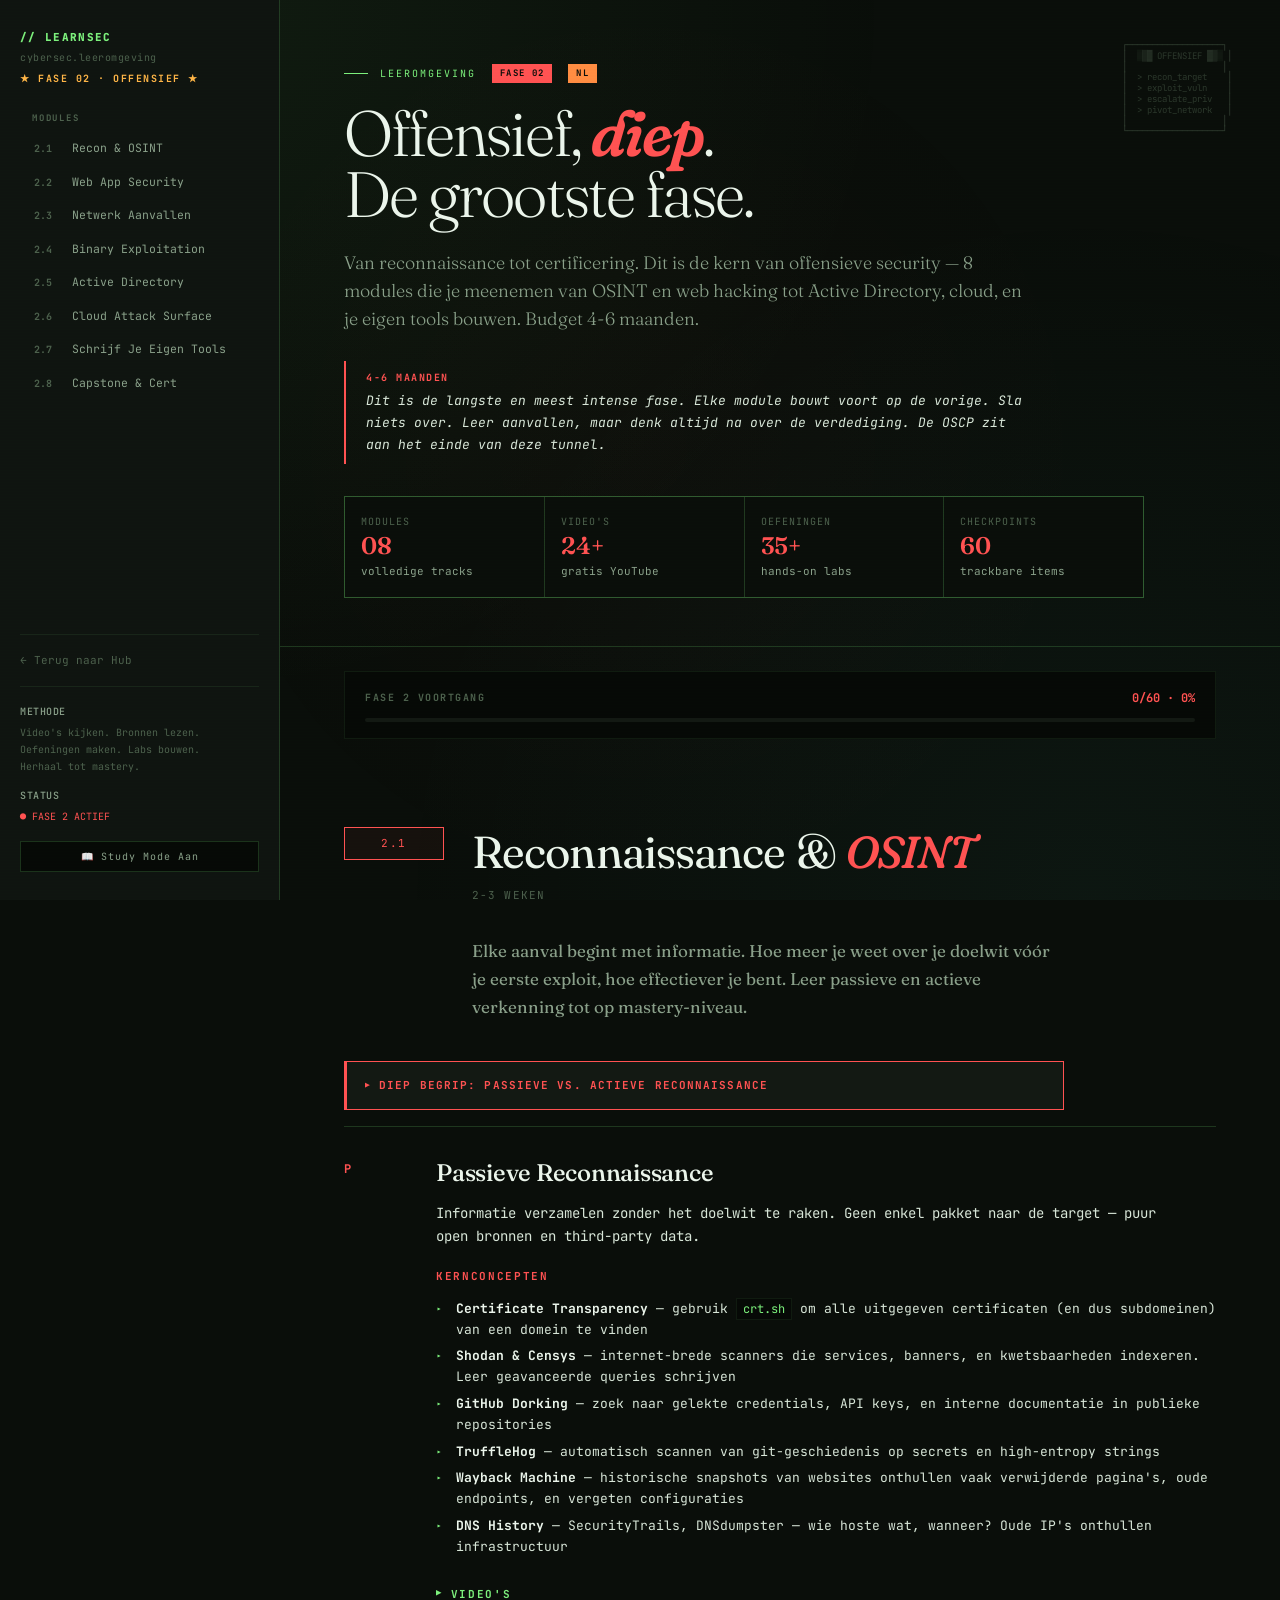
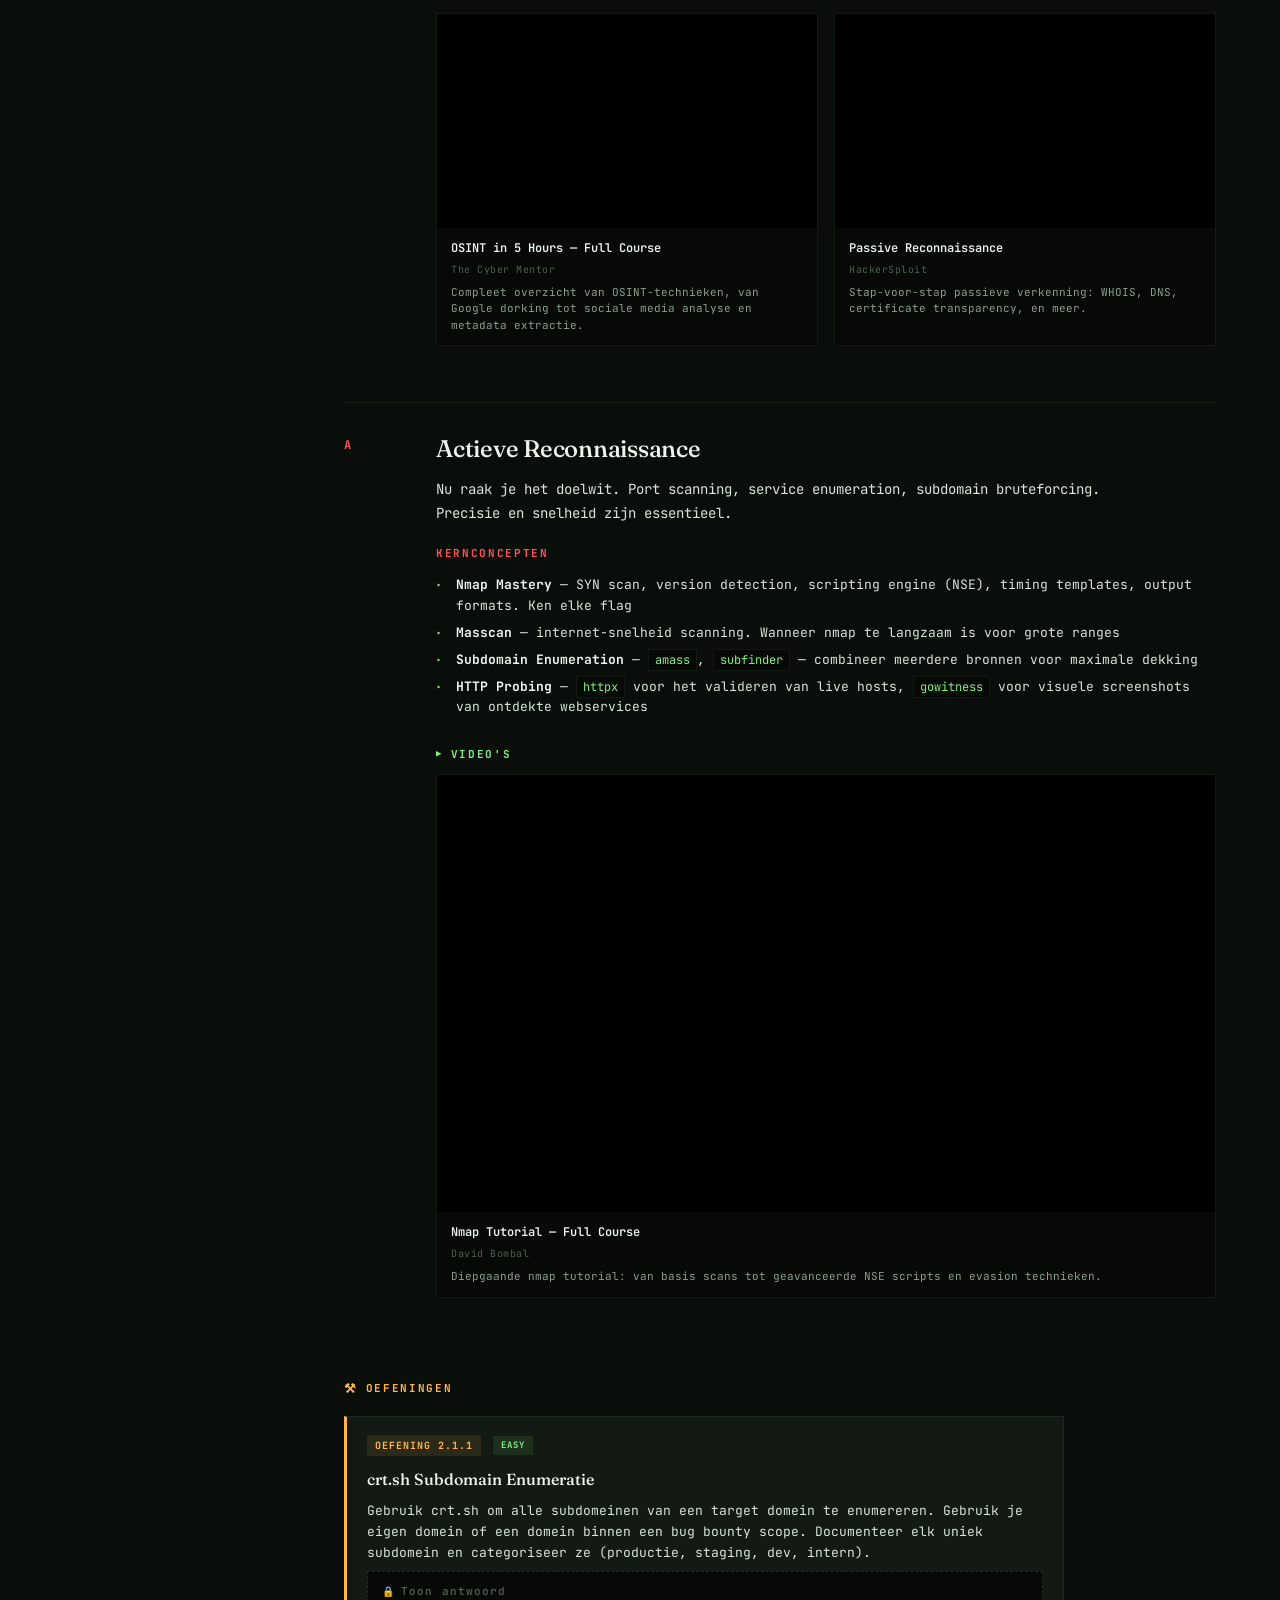
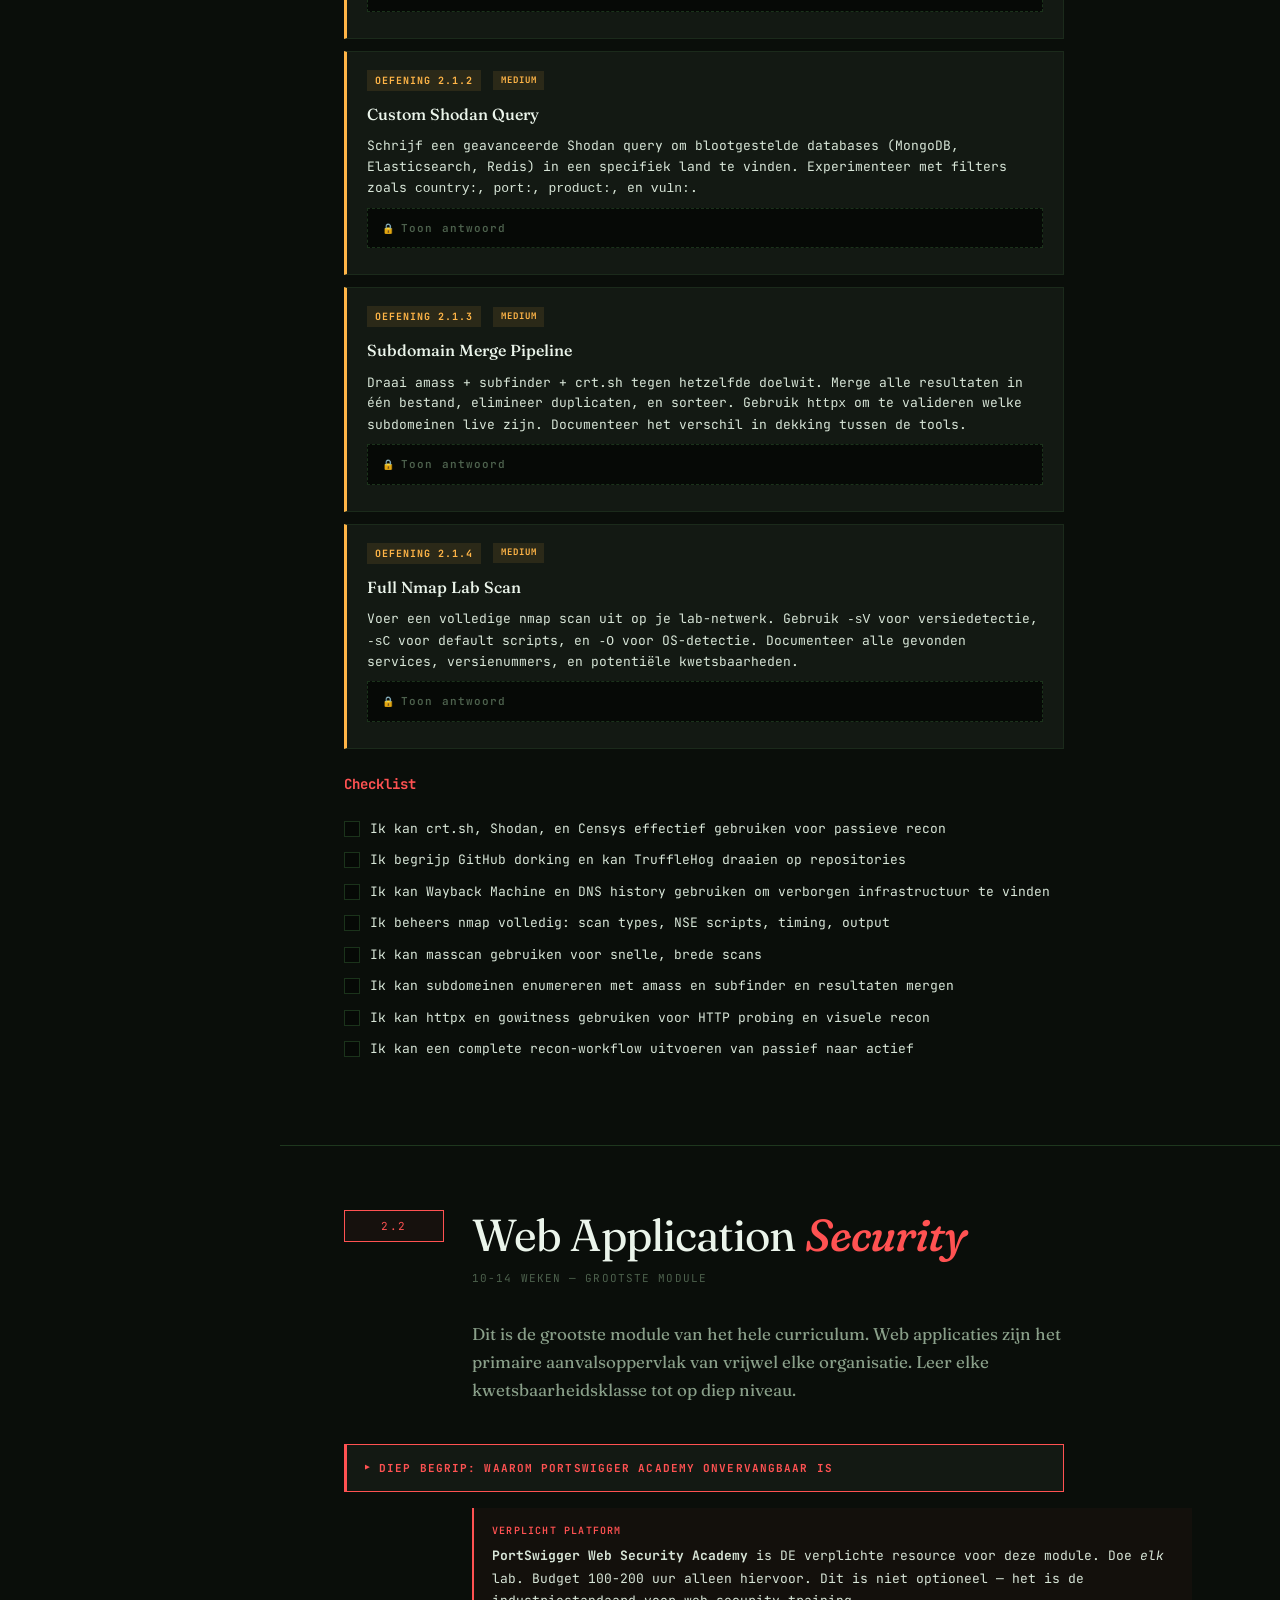
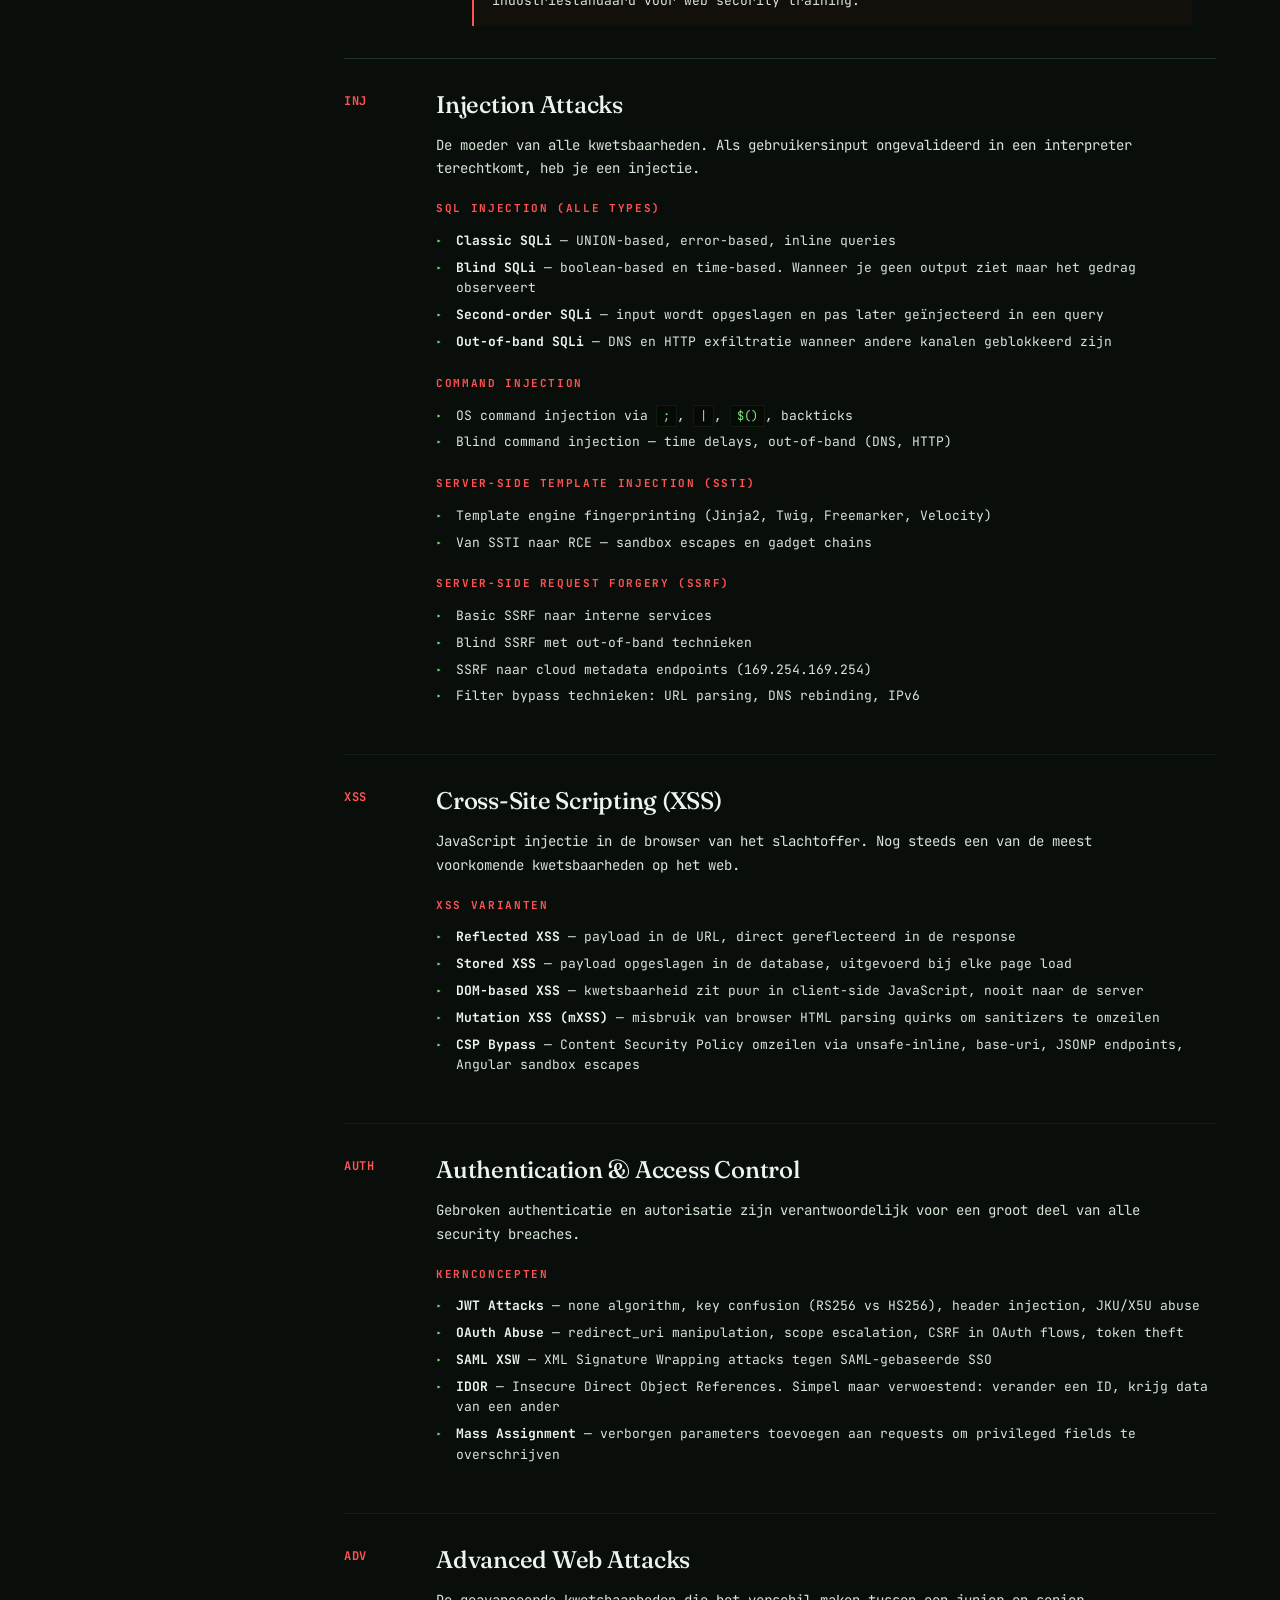
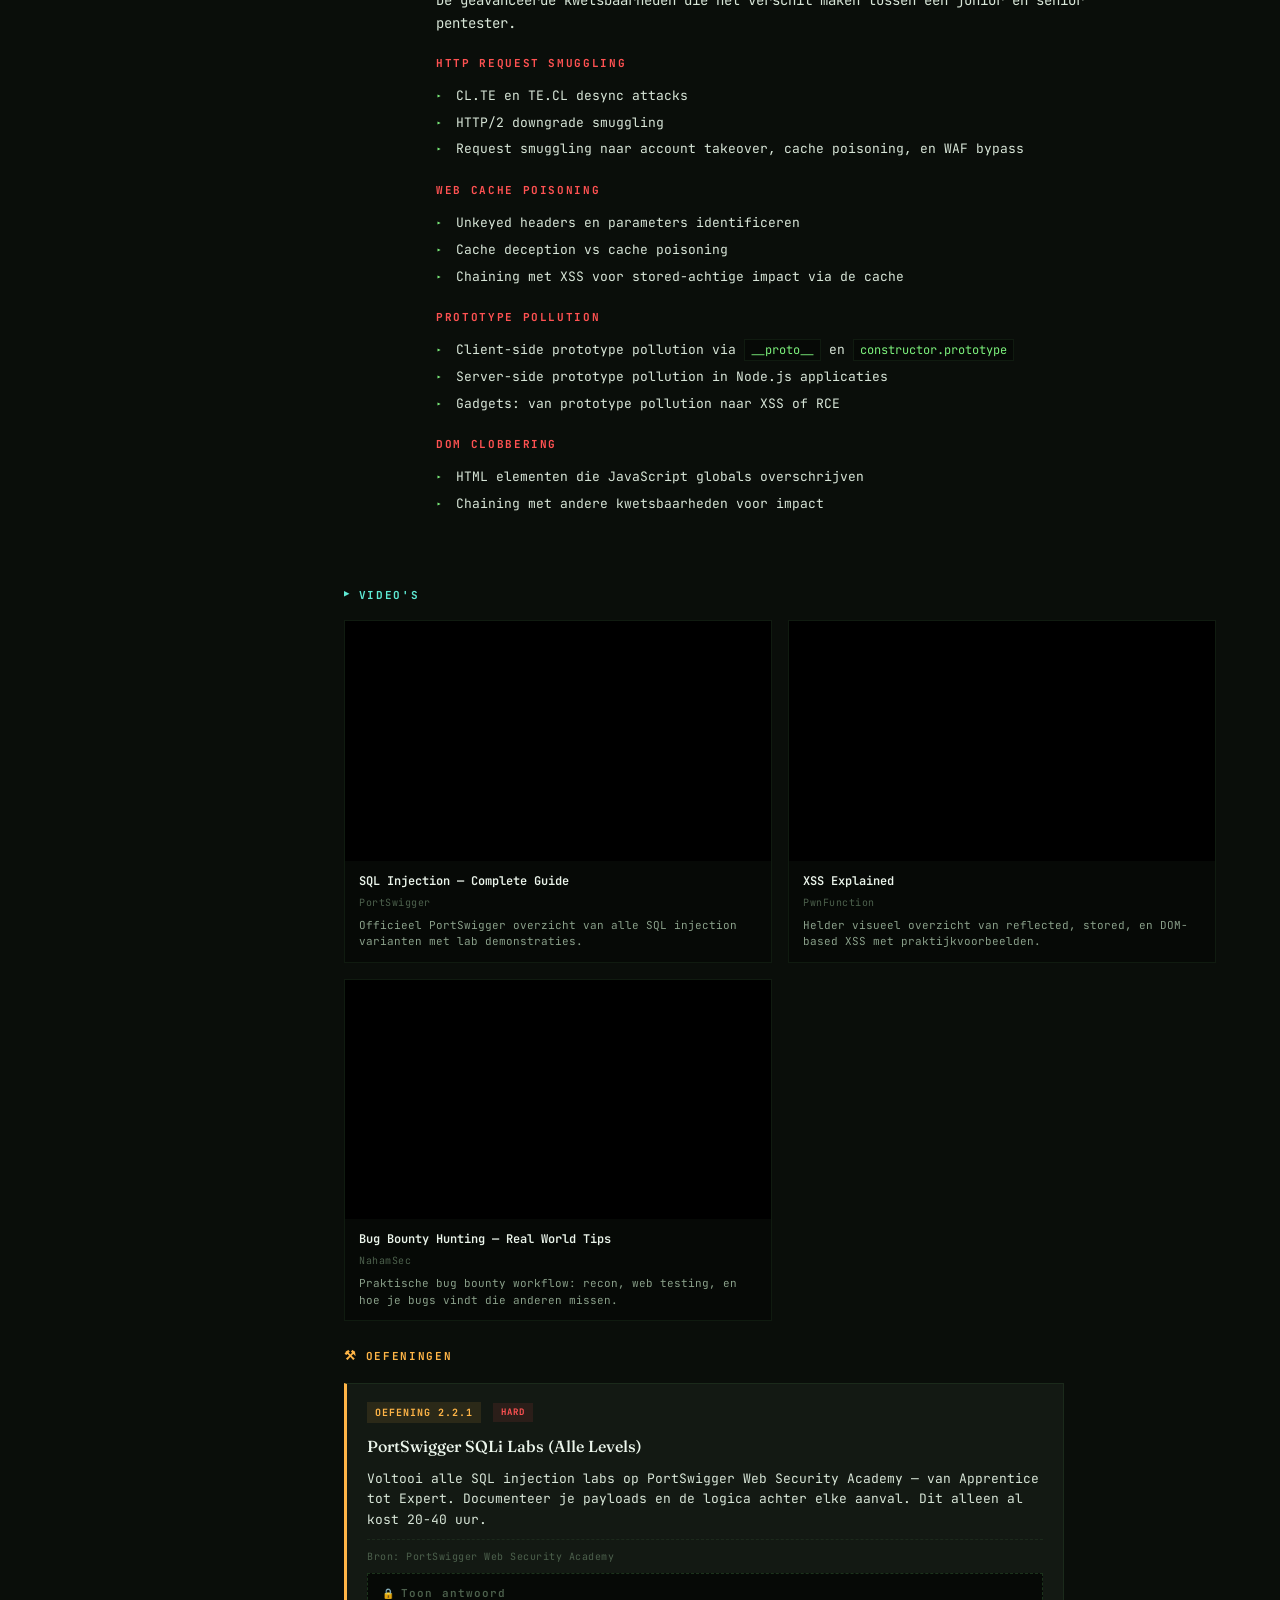
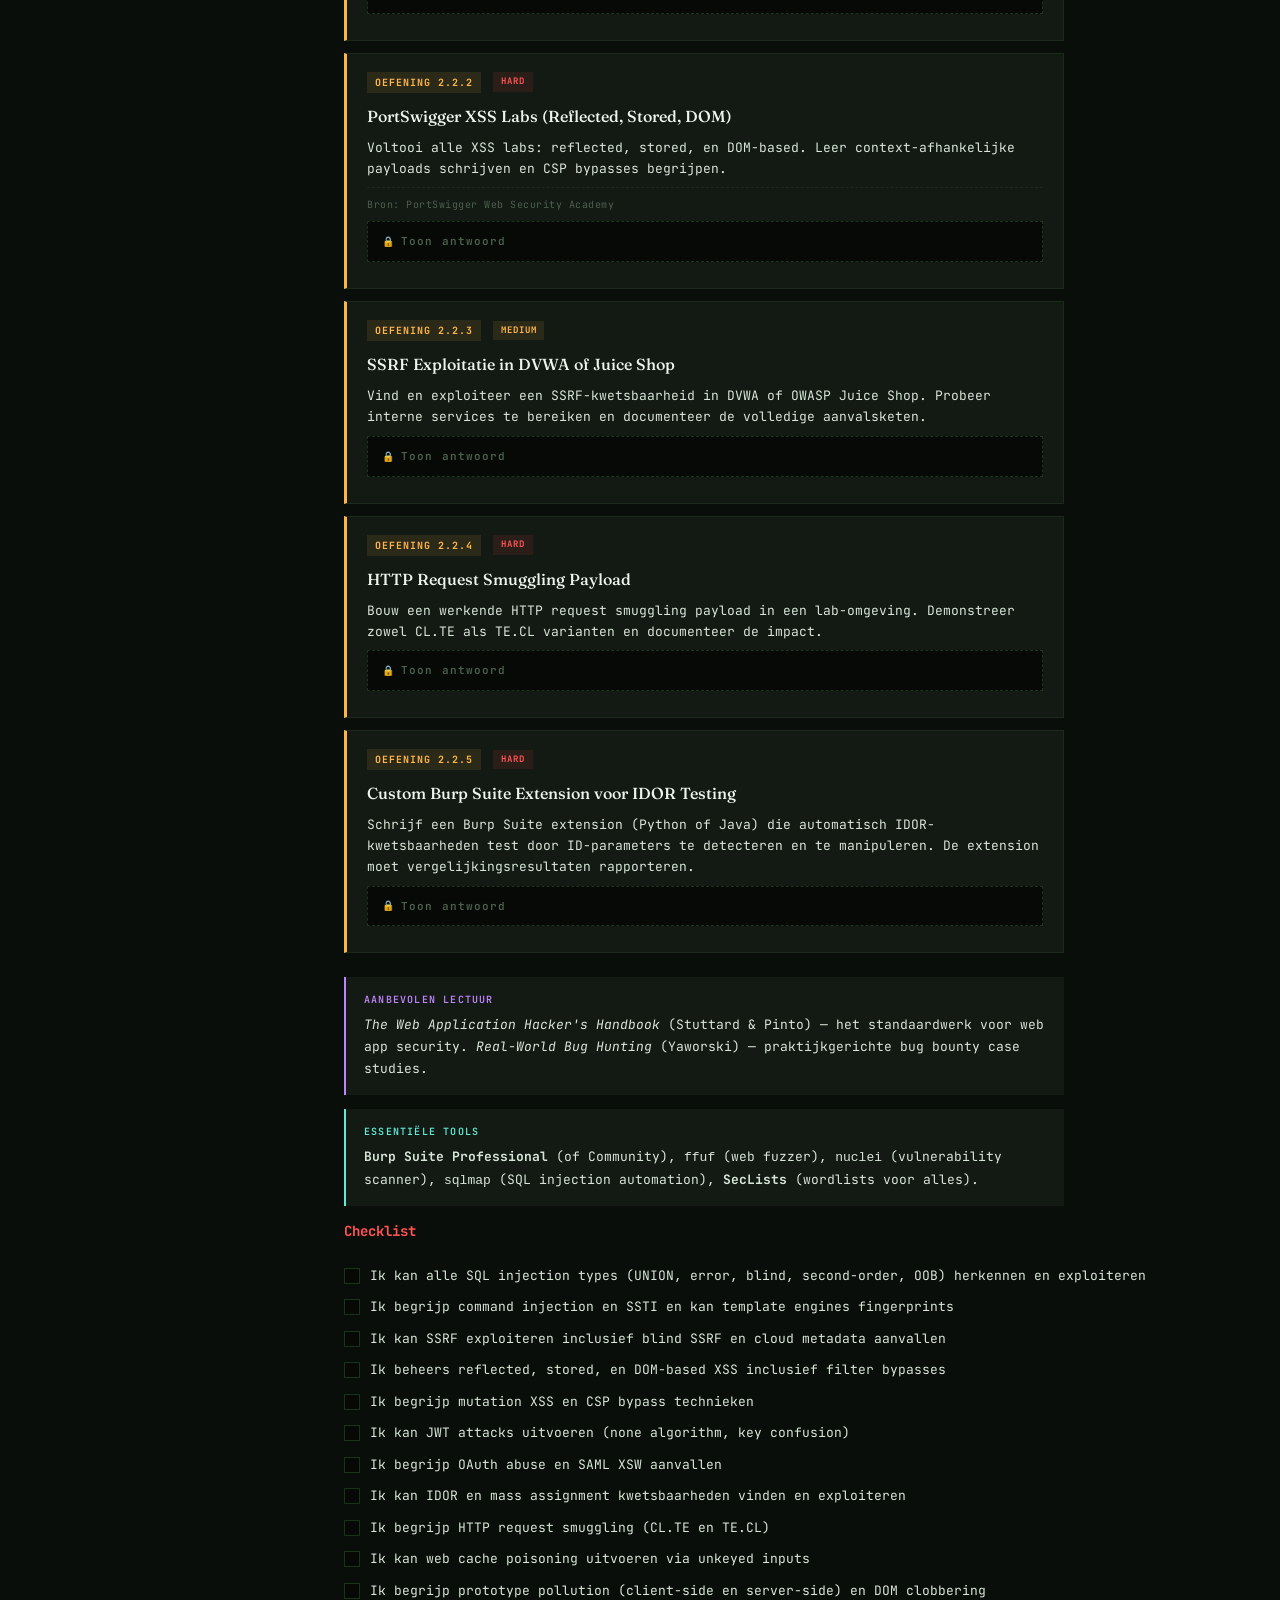
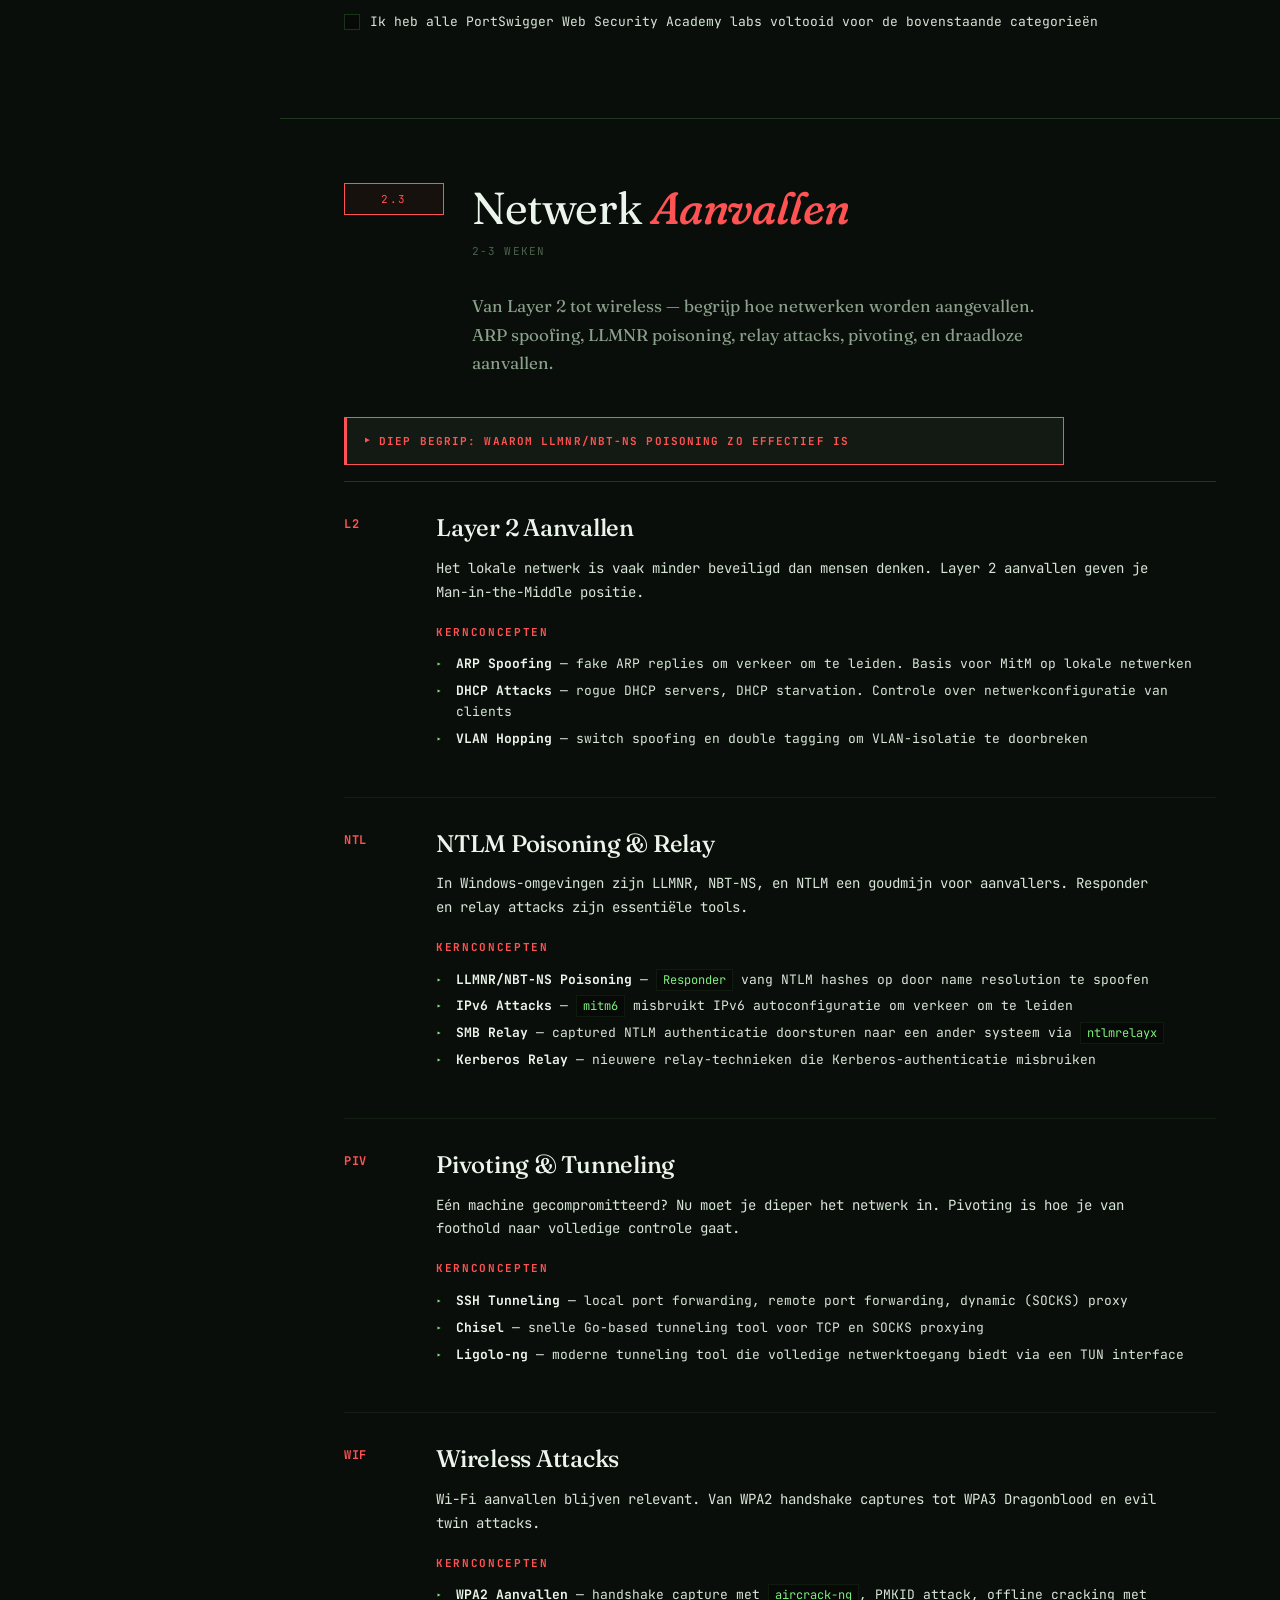
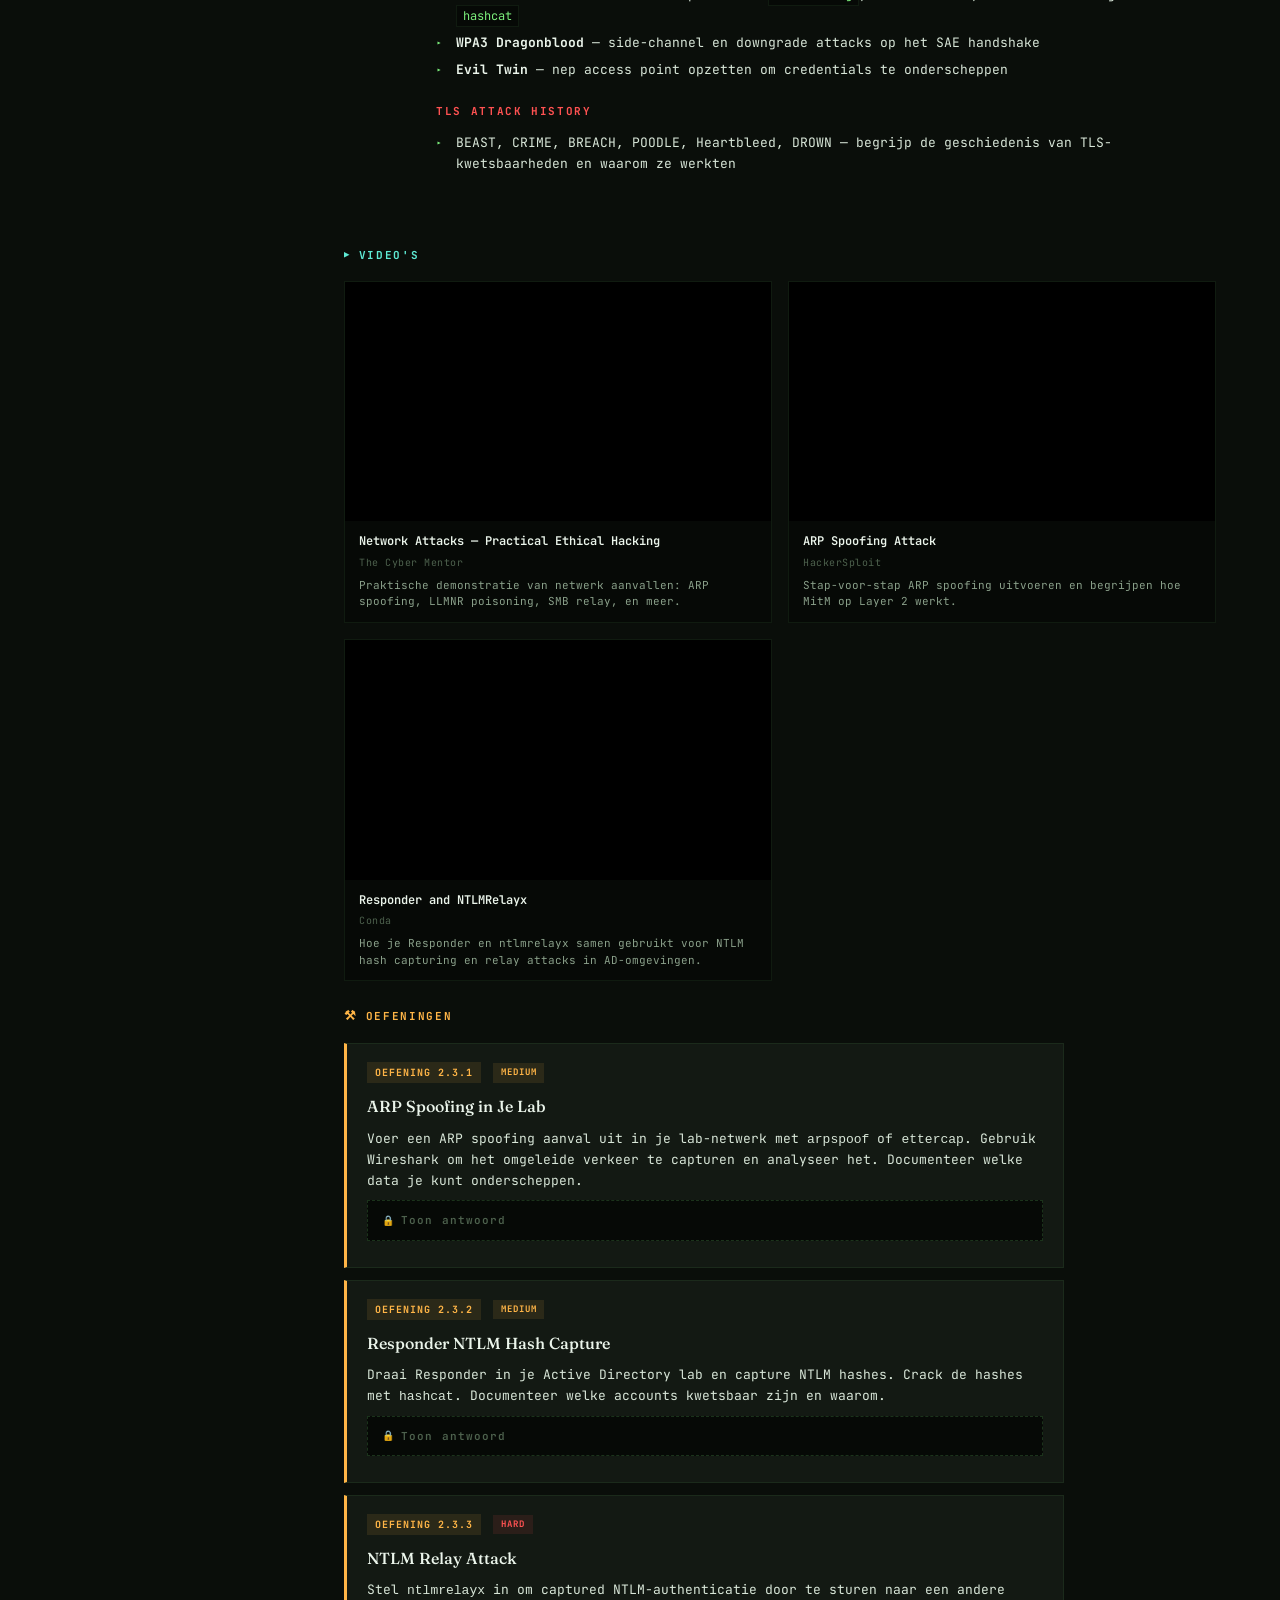
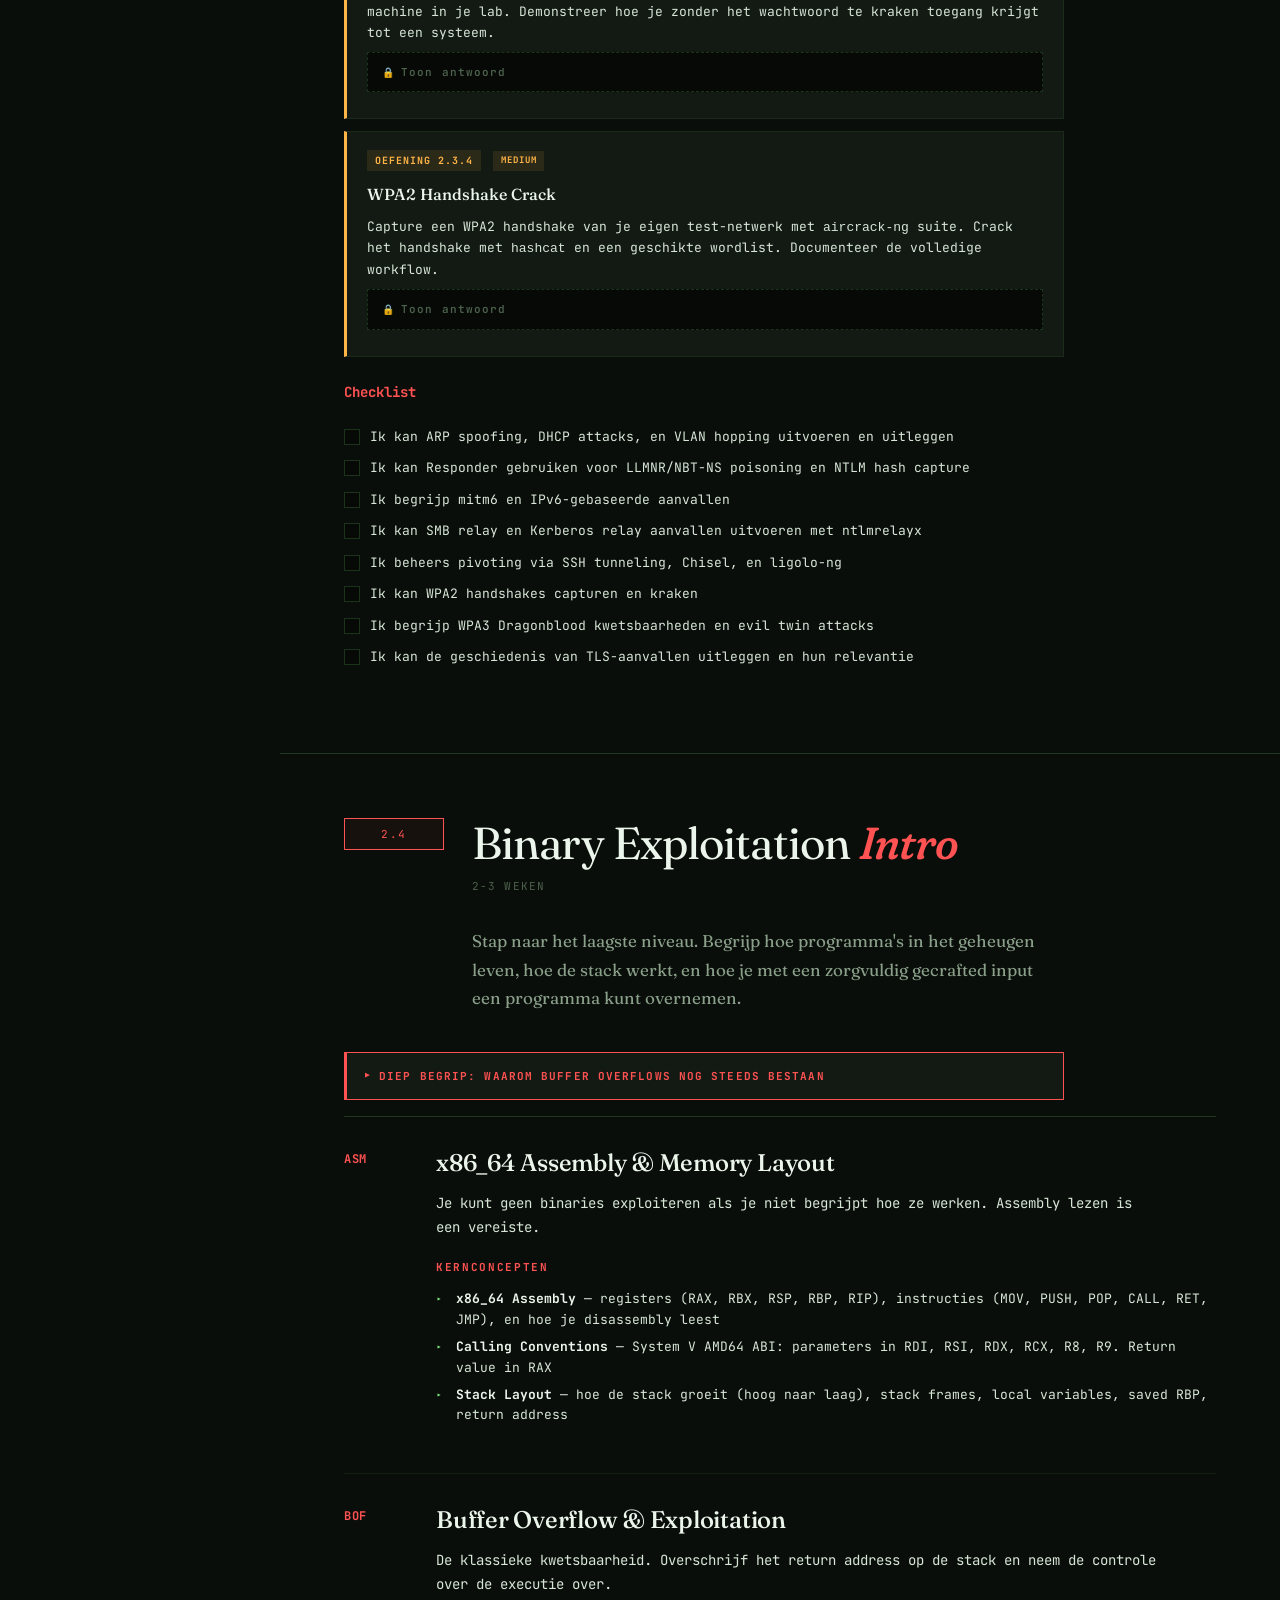
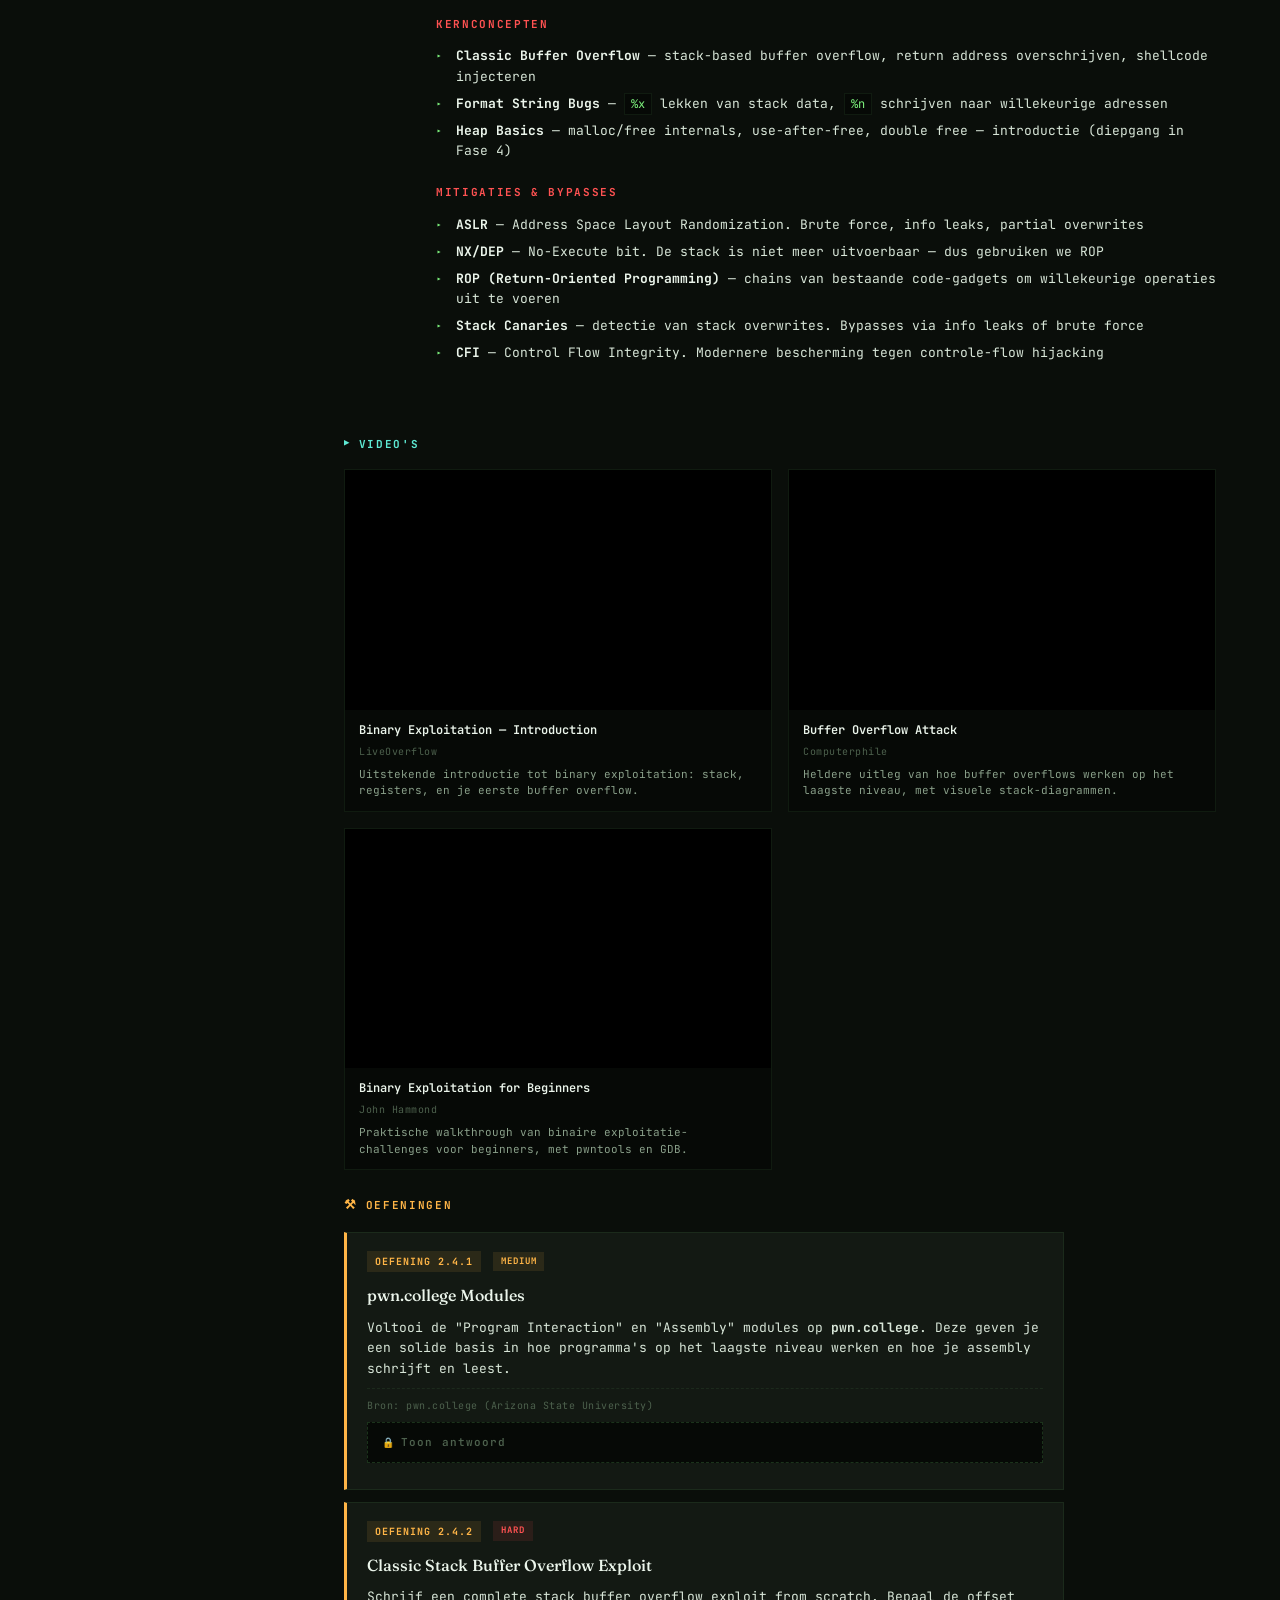
<file: pages/fase-2.html>
<!DOCTYPE html>
<html lang="nl">
<head>
<meta charset="UTF-8">
<meta name="viewport" content="width=device-width, initial-scale=1.0">
<meta name="phase-id" content="fase-2">
<title>Fase 2 // Offensief Diep &mdash; LearnSec</title>
<link rel="preconnect" href="https://fonts.googleapis.com">
<link rel="preconnect" href="https://fonts.gstatic.com" crossorigin>
<link href="https://fonts.googleapis.com/css2?family=JetBrains+Mono:wght@300;400;500;700;800&family=Fraunces:opsz,wght,SOFT@9..144,300;9..144,400;9..144,600;9..144,800&display=swap" rel="stylesheet">
<link rel="stylesheet" href="../css/style.css">
<script>try{if(localStorage.getItem('learnsec_study_mode')==='on')document.documentElement.setAttribute('data-study','on')}catch(e){}</script>
</head>
<body>

<button class="hamburger-btn" aria-label="Menu" aria-expanded="false"><span class="bar"></span><span class="bar"></span><span class="bar"></span></button>
<div class="sidebar-backdrop"></div>

<div class="frame">

  <aside>
    <div class="brand">// LEARNSEC</div>
    <div class="brand-sub">cybersec.leeromgeving</div>
    <div class="edition">&#9733; FASE 02 &middot; OFFENSIEF &#9733;</div>

    <div class="nav-section">
      <div class="nav-section-title">MODULES</div>
      <nav>
        <a href="#mod-2-1" class="phase-2"><span class="num">2.1</span>Recon &amp; OSINT</a>
        <a href="#mod-2-2" class="phase-2"><span class="num">2.2</span>Web App Security</a>
        <a href="#mod-2-3" class="phase-2"><span class="num">2.3</span>Netwerk Aanvallen</a>
        <a href="#mod-2-4" class="phase-2"><span class="num">2.4</span>Binary Exploitation</a>
        <a href="#mod-2-5" class="phase-2"><span class="num">2.5</span>Active Directory</a>
        <a href="#mod-2-6" class="phase-2"><span class="num">2.6</span>Cloud Attack Surface</a>
        <a href="#mod-2-7" class="phase-2"><span class="num">2.7</span>Schrijf Je Eigen Tools</a>
        <a href="#mod-2-8" class="phase-2"><span class="num">2.8</span>Capstone &amp; Cert</a>
      </nav>
    </div>

    <div class="back-link">
      <a href="../index.html">&larr; Terug naar Hub</a>
    </div>

    <div class="meta">
      <strong>METHODE</strong>
      Video's kijken. Bronnen lezen.<br>
      Oefeningen maken. Labs bouwen.<br>
      Herhaal tot mastery.
      <strong>STATUS</strong>
      <span style="color: var(--accent-hot);">&#9679; FASE 2 ACTIEF</span>
    </div>
    <button class="study-toggle-btn" aria-pressed="false">&#128214; Study Mode Aan</button>
  </aside>

  <main id="top">

    <!-- ============================================================
         HERO
         ============================================================ -->
    <div class="hero">
      <div class="ascii-dec">&#9484;&#9472;&#9472;&#9472;&#9472;&#9472;&#9472;&#9472;&#9472;&#9472;&#9472;&#9472;&#9472;&#9472;&#9472;&#9472;&#9472;&#9472;&#9472;&#9472;&#9488;
&#9474;  &#9617;&#9618;&#9619; OFFENSIEF &#9619;&#9618;&#9617; &#9474;
&#9474;                   &#9474;
&#9474;  > recon_target    &#9474;
&#9474;  > exploit_vuln    &#9474;
&#9474;  > escalate_priv   &#9474;
&#9474;  > pivot_network   &#9474;
&#9474;                   &#9474;
&#9492;&#9472;&#9472;&#9472;&#9472;&#9472;&#9472;&#9472;&#9472;&#9472;&#9472;&#9472;&#9472;&#9472;&#9472;&#9472;&#9472;&#9472;&#9472;&#9472;&#9496;</div>

      <div class="tag">LEEROMGEVING <span class="badge-pill" style="background: var(--accent-hot);">FASE 02</span><span class="lang">NL</span></div>
      <h1>Offensief, <em style="color: var(--accent-hot);">diep</em>.<br>De grootste fase.</h1>
      <p class="lede">Van reconnaissance tot certificering. Dit is de kern van offensieve security &mdash; 8 modules die je meenemen van OSINT en web hacking tot Active Directory, cloud, en je eigen tools bouwen. Budget 4-6 maanden.</p>

      <div class="philosophy" style="border-left-color: var(--accent-hot);">
        <strong style="color: var(--accent-hot);">4-6 MAANDEN</strong>
        Dit is de langste en meest intense fase. Elke module bouwt voort op de vorige. Sla niets over. Leer aanvallen, maar denk altijd na over de verdediging. De OSCP zit aan het einde van deze tunnel.
      </div>

      <div class="hero-stats">
        <div class="stat"><div class="k">MODULES</div><div class="v" style="color: var(--accent-hot);">08</div><div class="u">volledige tracks</div></div>
        <div class="stat"><div class="k">VIDEO'S</div><div class="v" style="color: var(--accent-hot);">24+</div><div class="u">gratis YouTube</div></div>
        <div class="stat"><div class="k">OEFENINGEN</div><div class="v" style="color: var(--accent-hot);">35+</div><div class="u">hands-on labs</div></div>
        <div class="stat"><div class="k">CHECKPOINTS</div><div class="v" style="color: var(--accent-hot);">60</div><div class="u">trackbare items</div></div>
      </div>
    </div>

    <!-- PAGE-LEVEL PROGRESS BAR -->
    <div style="padding: 24px 64px 0;">
      <div class="progress-bar-container" data-scope="page" style="max-width: 100%;">
        <div class="progress-bar-header">
          <span class="progress-bar-label">FASE 2 VOORTGANG</span>
          <span class="progress-bar-pct" style="color: var(--accent-hot);">0/60 &middot; 0%</span>
        </div>
        <div class="progress-bar">
          <div class="fill" style="background: var(--accent-hot);"></div>
        </div>
      </div>
    </div>


    <!-- ============================================================
         MODULE 2.1 — Reconnaissance & OSINT
         ============================================================ -->
    <section class="phase-2" id="mod-2-1">
      <div class="section-head">
        <div class="badge" style="border-color: var(--accent-hot);">2.1</div>
        <div>
          <h2>Reconnaissance &amp; <em>OSINT</em></h2>
          <div class="duration">2-3 WEKEN</div>
        </div>
      </div>

      <p class="section-intro">Elke aanval begint met informatie. Hoe meer je weet over je doelwit v&oacute;&oacute;r je eerste exploit, hoe effectiever je bent. Leer passieve en actieve verkenning tot op mastery-niveau.</p>

      <details class="deep-understanding">
        <summary>Diep Begrip: Passieve vs. Actieve Reconnaissance</summary>
        <div class="deep-content">
          <p>Het verschil tussen passieve en actieve recon is juridisch, niet technisch &mdash; Passieve recon (CT logs, Shodan, Wayback Machine) raakt het doelsysteem nooit direct. Je leest alleen publiek beschikbare informatie. Actieve recon (nmap scans, directory bruteforcing) stuurt verkeer naar het doelsysteem en is detecteerbaar. In Nederland kan actieve recon zonder toestemming al onder Art. 138ab vallen. Het grijze gebied: is een DNS query passief of actief? Technisch gezien raakt het de authoritative nameserver van het doel. In de praktijk wordt het als passief beschouwd, maar wees bewust van de grens.</p>
        </div>
      </details>

      <div class="modules">
        <div class="module">
          <div class="num" style="color: var(--accent-hot);">P</div>
          <div class="body">
            <h3>Passieve Reconnaissance</h3>
            <p class="desc">Informatie verzamelen zonder het doelwit te raken. Geen enkel pakket naar de target &mdash; puur open bronnen en third-party data.</p>

            <h4 style="color: var(--accent-hot);">Kernconcepten</h4>
            <ul>
              <li><strong>Certificate Transparency</strong> &mdash; gebruik <code>crt.sh</code> om alle uitgegeven certificaten (en dus subdomeinen) van een domein te vinden</li>
              <li><strong>Shodan &amp; Censys</strong> &mdash; internet-brede scanners die services, banners, en kwetsbaarheden indexeren. Leer geavanceerde queries schrijven</li>
              <li><strong>GitHub Dorking</strong> &mdash; zoek naar gelekte credentials, API keys, en interne documentatie in publieke repositories</li>
              <li><strong>TruffleHog</strong> &mdash; automatisch scannen van git-geschiedenis op secrets en high-entropy strings</li>
              <li><strong>Wayback Machine</strong> &mdash; historische snapshots van websites onthullen vaak verwijderde pagina's, oude endpoints, en vergeten configuraties</li>
              <li><strong>DNS History</strong> &mdash; SecurityTrails, DNSdumpster &mdash; wie hoste wat, wanneer? Oude IP's onthullen infrastructuur</li>
            </ul>

            <div class="video-section">
              <h4>Video's</h4>
              <div class="video-grid">
                <div class="video-card">
                  <div class="video-embed">
                    <iframe src="https://www.youtube.com/embed/qwA6MmbeGNo" title="OSINT in 5 Hours" allow="accelerometer; autoplay; clipboard-write; encrypted-media; gyroscope; picture-in-picture" allowfullscreen loading="lazy"></iframe>
                  </div>
                  <div class="video-info">
                    <div class="video-title">OSINT in 5 Hours &mdash; Full Course</div>
                    <div class="video-channel">The Cyber Mentor</div>
                    <div class="video-desc">Compleet overzicht van OSINT-technieken, van Google dorking tot sociale media analyse en metadata extractie.</div>
                  </div>
                </div>
                <div class="video-card">
                  <div class="video-embed">
                    <iframe src="https://www.youtube.com/embed/M0QxOob37S4" title="Passive Reconnaissance" allow="accelerometer; autoplay; clipboard-write; encrypted-media; gyroscope; picture-in-picture" allowfullscreen loading="lazy"></iframe>
                  </div>
                  <div class="video-info">
                    <div class="video-title">Passive Reconnaissance</div>
                    <div class="video-channel">HackerSploit</div>
                    <div class="video-desc">Stap-voor-stap passieve verkenning: WHOIS, DNS, certificate transparency, en meer.</div>
                  </div>
                </div>
              </div>
            </div>
          </div>
        </div>

        <div class="module">
          <div class="num" style="color: var(--accent-hot);">A</div>
          <div class="body">
            <h3>Actieve Reconnaissance</h3>
            <p class="desc">Nu raak je het doelwit. Port scanning, service enumeration, subdomain bruteforcing. Precisie en snelheid zijn essentieel.</p>

            <h4 style="color: var(--accent-hot);">Kernconcepten</h4>
            <ul>
              <li><strong>Nmap Mastery</strong> &mdash; SYN scan, version detection, scripting engine (NSE), timing templates, output formats. Ken elke flag</li>
              <li><strong>Masscan</strong> &mdash; internet-snelheid scanning. Wanneer nmap te langzaam is voor grote ranges</li>
              <li><strong>Subdomain Enumeration</strong> &mdash; <code>amass</code>, <code>subfinder</code> &mdash; combineer meerdere bronnen voor maximale dekking</li>
              <li><strong>HTTP Probing</strong> &mdash; <code>httpx</code> voor het valideren van live hosts, <code>gowitness</code> voor visuele screenshots van ontdekte webservices</li>
            </ul>

            <div class="video-section">
              <h4>Video's</h4>
              <div class="video-grid">
                <div class="video-card">
                  <div class="video-embed">
                    <iframe src="https://www.youtube.com/embed/4t4kBkMsDbQ" title="Nmap Tutorial" allow="accelerometer; autoplay; clipboard-write; encrypted-media; gyroscope; picture-in-picture" allowfullscreen loading="lazy"></iframe>
                  </div>
                  <div class="video-info">
                    <div class="video-title">Nmap Tutorial &mdash; Full Course</div>
                    <div class="video-channel">David Bombal</div>
                    <div class="video-desc">Diepgaande nmap tutorial: van basis scans tot geavanceerde NSE scripts en evasion technieken.</div>
                  </div>
                </div>
              </div>
            </div>
          </div>
        </div>
      </div>

      <!-- EXERCISES 2.1 -->
      <div class="exercise-section">
        <h4>Oefeningen</h4>

        <div class="exercise">
          <div class="exercise-header">
            <span class="exercise-num">OEFENING 2.1.1</span>
            <span class="exercise-difficulty easy">EASY</span>
          </div>
          <div class="exercise-title">crt.sh Subdomain Enumeratie</div>
          <div class="exercise-desc">Gebruik crt.sh om alle subdomeinen van een target domein te enumereren. Gebruik je eigen domein of een domein binnen een bug bounty scope. Documenteer elk uniek subdomein en categoriseer ze (productie, staging, dev, intern).</div>
          <details class="answer-reveal">
            <summary>Toon antwoord</summary>
            <div class="answer-content">
              <p><code>curl -s 'https://crt.sh/?q=%25.example.com&amp;output=json' | jq '.[].name_value' | sort -u</code>. CT logs bevatten elk certificaat dat door een trusted CA is uitgegeven. Wildcard certs tonen de scope, individuele certs tonen specifieke subdomains. Combineer met <code>subfinder -d example.com</code> en <code>amass enum -d example.com</code> voor completere resultaten.</p>
            </div>
          </details>
        </div>

        <div class="exercise">
          <div class="exercise-header">
            <span class="exercise-num">OEFENING 2.1.2</span>
            <span class="exercise-difficulty medium">MEDIUM</span>
          </div>
          <div class="exercise-title">Custom Shodan Query</div>
          <div class="exercise-desc">Schrijf een geavanceerde Shodan query om blootgestelde databases (MongoDB, Elasticsearch, Redis) in een specifiek land te vinden. Experimenteer met filters zoals <code>country:</code>, <code>port:</code>, <code>product:</code>, en <code>vuln:</code>.</div>
          <details class="answer-reveal">
            <summary>Toon antwoord</summary>
            <div class="answer-content">
              <p><code>country:NL port:27017 -authentication</code> voor onbeschermde MongoDB's in Nederland. Andere nuttige queries: <code>has_screenshot:true country:NL</code> (RDP/VNC), <code>ssl.cert.subject.CN:*.company.com</code> (alle services van een bedrijf), <code>http.title:Dashboard -login</code> (onbeschermde admin panels).</p>
            </div>
          </details>
        </div>

        <div class="exercise">
          <div class="exercise-header">
            <span class="exercise-num">OEFENING 2.1.3</span>
            <span class="exercise-difficulty medium">MEDIUM</span>
          </div>
          <div class="exercise-title">Subdomain Merge Pipeline</div>
          <div class="exercise-desc">Draai amass + subfinder + crt.sh tegen hetzelfde doelwit. Merge alle resultaten in &eacute;&eacute;n bestand, elimineer duplicaten, en sorteer. Gebruik <code>httpx</code> om te valideren welke subdomeinen live zijn. Documenteer het verschil in dekking tussen de tools.</div>
          <details class="answer-reveal">
            <summary>Toon antwoord</summary>
            <div class="answer-content">
              <p><code>subfinder -d target.com -o subs1.txt &amp;&amp; amass enum -d target.com -o subs2.txt &amp;&amp; curl -s 'https://crt.sh/?q=%25.target.com&amp;output=json' | jq -r '.[].name_value' &gt; subs3.txt &amp;&amp; cat subs1.txt subs2.txt subs3.txt | sort -u &gt; all_subs.txt</code>. Gebruik httpx om live hosts te identificeren: <code>cat all_subs.txt | httpx -title -status-code -tech-detect</code>.</p>
            </div>
          </details>
        </div>

        <div class="exercise">
          <div class="exercise-header">
            <span class="exercise-num">OEFENING 2.1.4</span>
            <span class="exercise-difficulty medium">MEDIUM</span>
          </div>
          <div class="exercise-title">Full Nmap Lab Scan</div>
          <div class="exercise-desc">Voer een volledige nmap scan uit op je lab-netwerk. Gebruik <code>-sV</code> voor versiedetectie, <code>-sC</code> voor default scripts, en <code>-O</code> voor OS-detectie. Documenteer alle gevonden services, versienummers, en potenti&euml;le kwetsbaarheden.</div>
          <details class="answer-reveal">
            <summary>Toon antwoord</summary>
            <div class="answer-content">
              <p><code>nmap -sV -sC -O -oA lab_scan 10.10.10.0/24</code>. <code>-sV</code>: service version detection, <code>-sC</code>: default scripts, <code>-O</code>: OS detection. Voor stealth: <code>-sS</code> (SYN scan, half-open). Documenteer: IP, open poorten, services+versies, OS. Dit is je aanvalsoppervlak-inventaris.</p>
            </div>
          </details>
        </div>
      </div>

      <!-- CHECKLIST 2.1 -->
      <h4 style="color: var(--accent-hot);">Checklist</h4>
      <ul class="checklist">
        <li><input type="checkbox" id="f2-recon-01"> Ik kan crt.sh, Shodan, en Censys effectief gebruiken voor passieve recon</li>
        <li><input type="checkbox" id="f2-recon-02"> Ik begrijp GitHub dorking en kan TruffleHog draaien op repositories</li>
        <li><input type="checkbox" id="f2-recon-03"> Ik kan Wayback Machine en DNS history gebruiken om verborgen infrastructuur te vinden</li>
        <li><input type="checkbox" id="f2-recon-04"> Ik beheers nmap volledig: scan types, NSE scripts, timing, output</li>
        <li><input type="checkbox" id="f2-recon-05"> Ik kan masscan gebruiken voor snelle, brede scans</li>
        <li><input type="checkbox" id="f2-recon-06"> Ik kan subdomeinen enumereren met amass en subfinder en resultaten mergen</li>
        <li><input type="checkbox" id="f2-recon-07"> Ik kan httpx en gowitness gebruiken voor HTTP probing en visuele recon</li>
        <li><input type="checkbox" id="f2-recon-08"> Ik kan een complete recon-workflow uitvoeren van passief naar actief</li>
      </ul>
    </section>


    <!-- ============================================================
         MODULE 2.2 — Web Application Security
         ============================================================ -->
    <section class="phase-2" id="mod-2-2">
      <div class="section-head">
        <div class="badge" style="border-color: var(--accent-hot);">2.2</div>
        <div>
          <h2>Web Application <em>Security</em></h2>
          <div class="duration">10-14 WEKEN &mdash; GROOTSTE MODULE</div>
        </div>
      </div>

      <p class="section-intro">Dit is de grootste module van het hele curriculum. Web applicaties zijn het primaire aanvalsoppervlak van vrijwel elke organisatie. Leer elke kwetsbaarheidsklasse tot op diep niveau.</p>

      <details class="deep-understanding">
        <summary>Diep Begrip: Waarom PortSwigger Academy Onvervangbaar Is</summary>
        <div class="deep-content">
          <p>Er zijn honderden web security cursussen, maar PortSwigger's labs zijn geschreven door dezelfde mensen die Burp Suite bouwen en die de originele onderzoekspapers publiceren (James Kettle's HTTP Request Smuggling, Web Cache Poisoning, etc.). De labs zijn niet theoretisch &mdash; het zijn echte kwetsbaarheden in echte (sandboxed) applicaties. Het verschil met CTFs: PSA labs zijn methodisch opgebouwd van beginner tot expert, elke lab bouwt op de vorige. 100-200 uur klinkt veel, maar het is de meest effici&euml;nte investering in web security die je kunt maken.</p>
        </div>
      </details>

      <div class="callout warn" style="margin: 0 0 32px 128px;">
        <strong class="label">Verplicht Platform</strong>
        <strong>PortSwigger Web Security Academy</strong> is DE verplichte resource voor deze module. Doe <em>elk</em> lab. Budget 100-200 uur alleen hiervoor. Dit is niet optioneel &mdash; het is de industriestandaard voor web security training.
      </div>

      <div class="modules">

        <!-- Injection -->
        <div class="module">
          <div class="num" style="color: var(--accent-hot);">INJ</div>
          <div class="body">
            <h3>Injection Attacks</h3>
            <p class="desc">De moeder van alle kwetsbaarheden. Als gebruikersinput ongevalideerd in een interpreter terechtkomt, heb je een injectie.</p>

            <h4 style="color: var(--accent-hot);">SQL Injection (Alle Types)</h4>
            <ul>
              <li><strong>Classic SQLi</strong> &mdash; UNION-based, error-based, inline queries</li>
              <li><strong>Blind SQLi</strong> &mdash; boolean-based en time-based. Wanneer je geen output ziet maar het gedrag observeert</li>
              <li><strong>Second-order SQLi</strong> &mdash; input wordt opgeslagen en pas later ge&iuml;njecteerd in een query</li>
              <li><strong>Out-of-band SQLi</strong> &mdash; DNS en HTTP exfiltratie wanneer andere kanalen geblokkeerd zijn</li>
            </ul>

            <h4 style="color: var(--accent-hot);">Command Injection</h4>
            <ul>
              <li>OS command injection via <code>;</code>, <code>|</code>, <code>$()</code>, backticks</li>
              <li>Blind command injection &mdash; time delays, out-of-band (DNS, HTTP)</li>
            </ul>

            <h4 style="color: var(--accent-hot);">Server-Side Template Injection (SSTI)</h4>
            <ul>
              <li>Template engine fingerprinting (Jinja2, Twig, Freemarker, Velocity)</li>
              <li>Van SSTI naar RCE &mdash; sandbox escapes en gadget chains</li>
            </ul>

            <h4 style="color: var(--accent-hot);">Server-Side Request Forgery (SSRF)</h4>
            <ul>
              <li>Basic SSRF naar interne services</li>
              <li>Blind SSRF met out-of-band technieken</li>
              <li>SSRF naar cloud metadata endpoints (169.254.169.254)</li>
              <li>Filter bypass technieken: URL parsing, DNS rebinding, IPv6</li>
            </ul>
          </div>
        </div>

        <!-- XSS -->
        <div class="module">
          <div class="num" style="color: var(--accent-hot);">XSS</div>
          <div class="body">
            <h3>Cross-Site Scripting (XSS)</h3>
            <p class="desc">JavaScript injectie in de browser van het slachtoffer. Nog steeds een van de meest voorkomende kwetsbaarheden op het web.</p>

            <h4 style="color: var(--accent-hot);">XSS Varianten</h4>
            <ul>
              <li><strong>Reflected XSS</strong> &mdash; payload in de URL, direct gereflecteerd in de response</li>
              <li><strong>Stored XSS</strong> &mdash; payload opgeslagen in de database, uitgevoerd bij elke page load</li>
              <li><strong>DOM-based XSS</strong> &mdash; kwetsbaarheid zit puur in client-side JavaScript, nooit naar de server</li>
              <li><strong>Mutation XSS (mXSS)</strong> &mdash; misbruik van browser HTML parsing quirks om sanitizers te omzeilen</li>
              <li><strong>CSP Bypass</strong> &mdash; Content Security Policy omzeilen via unsafe-inline, base-uri, JSONP endpoints, Angular sandbox escapes</li>
            </ul>
          </div>
        </div>

        <!-- Auth & Access Control -->
        <div class="module">
          <div class="num" style="color: var(--accent-hot);">AUTH</div>
          <div class="body">
            <h3>Authentication &amp; Access Control</h3>
            <p class="desc">Gebroken authenticatie en autorisatie zijn verantwoordelijk voor een groot deel van alle security breaches.</p>

            <h4 style="color: var(--accent-hot);">Kernconcepten</h4>
            <ul>
              <li><strong>JWT Attacks</strong> &mdash; none algorithm, key confusion (RS256 vs HS256), header injection, JKU/X5U abuse</li>
              <li><strong>OAuth Abuse</strong> &mdash; redirect_uri manipulation, scope escalation, CSRF in OAuth flows, token theft</li>
              <li><strong>SAML XSW</strong> &mdash; XML Signature Wrapping attacks tegen SAML-gebaseerde SSO</li>
              <li><strong>IDOR</strong> &mdash; Insecure Direct Object References. Simpel maar verwoestend: verander een ID, krijg data van een ander</li>
              <li><strong>Mass Assignment</strong> &mdash; verborgen parameters toevoegen aan requests om privileged fields te overschrijven</li>
            </ul>
          </div>
        </div>

        <!-- Advanced Web -->
        <div class="module">
          <div class="num" style="color: var(--accent-hot);">ADV</div>
          <div class="body">
            <h3>Advanced Web Attacks</h3>
            <p class="desc">De geavanceerde kwetsbaarheden die het verschil maken tussen een junior en senior pentester.</p>

            <h4 style="color: var(--accent-hot);">HTTP Request Smuggling</h4>
            <ul>
              <li>CL.TE en TE.CL desync attacks</li>
              <li>HTTP/2 downgrade smuggling</li>
              <li>Request smuggling naar account takeover, cache poisoning, en WAF bypass</li>
            </ul>

            <h4 style="color: var(--accent-hot);">Web Cache Poisoning</h4>
            <ul>
              <li>Unkeyed headers en parameters identificeren</li>
              <li>Cache deception vs cache poisoning</li>
              <li>Chaining met XSS voor stored-achtige impact via de cache</li>
            </ul>

            <h4 style="color: var(--accent-hot);">Prototype Pollution</h4>
            <ul>
              <li>Client-side prototype pollution via <code>__proto__</code> en <code>constructor.prototype</code></li>
              <li>Server-side prototype pollution in Node.js applicaties</li>
              <li>Gadgets: van prototype pollution naar XSS of RCE</li>
            </ul>

            <h4 style="color: var(--accent-hot);">DOM Clobbering</h4>
            <ul>
              <li>HTML elementen die JavaScript globals overschrijven</li>
              <li>Chaining met andere kwetsbaarheden voor impact</li>
            </ul>
          </div>
        </div>
      </div>

      <!-- VIDEOS 2.2 -->
      <div class="video-section">
        <h4>Video's</h4>
        <div class="video-grid">
          <div class="video-card">
            <div class="video-embed">
              <iframe src="https://www.youtube.com/embed/2OPVViV-GQk" title="SQL Injection" allow="accelerometer; autoplay; clipboard-write; encrypted-media; gyroscope; picture-in-picture" allowfullscreen loading="lazy"></iframe>
            </div>
            <div class="video-info">
              <div class="video-title">SQL Injection &mdash; Complete Guide</div>
              <div class="video-channel">PortSwigger</div>
              <div class="video-desc">Officieel PortSwigger overzicht van alle SQL injection varianten met lab demonstraties.</div>
            </div>
          </div>
          <div class="video-card">
            <div class="video-embed">
              <iframe src="https://www.youtube.com/embed/EoaDgUgS6QA" title="XSS Explained" allow="accelerometer; autoplay; clipboard-write; encrypted-media; gyroscope; picture-in-picture" allowfullscreen loading="lazy"></iframe>
            </div>
            <div class="video-info">
              <div class="video-title">XSS Explained</div>
              <div class="video-channel">PwnFunction</div>
              <div class="video-desc">Helder visueel overzicht van reflected, stored, en DOM-based XSS met praktijkvoorbeelden.</div>
            </div>
          </div>
          <div class="video-card">
            <div class="video-embed">
              <iframe src="https://www.youtube.com/embed/2Rl5VuirbPg" title="Bug Bounty Hunting" allow="accelerometer; autoplay; clipboard-write; encrypted-media; gyroscope; picture-in-picture" allowfullscreen loading="lazy"></iframe>
            </div>
            <div class="video-info">
              <div class="video-title">Bug Bounty Hunting &mdash; Real World Tips</div>
              <div class="video-channel">NahamSec</div>
              <div class="video-desc">Praktische bug bounty workflow: recon, web testing, en hoe je bugs vindt die anderen missen.</div>
            </div>
          </div>
        </div>
      </div>

      <!-- EXERCISES 2.2 -->
      <div class="exercise-section">
        <h4>Oefeningen</h4>

        <div class="exercise">
          <div class="exercise-header">
            <span class="exercise-num">OEFENING 2.2.1</span>
            <span class="exercise-difficulty hard">HARD</span>
          </div>
          <div class="exercise-title">PortSwigger SQLi Labs (Alle Levels)</div>
          <div class="exercise-desc">Voltooi alle SQL injection labs op PortSwigger Web Security Academy &mdash; van Apprentice tot Expert. Documenteer je payloads en de logica achter elke aanval. Dit alleen al kost 20-40 uur.</div>
          <div class="exercise-source">Bron: PortSwigger Web Security Academy</div>
          <details class="answer-reveal">
            <summary>Toon antwoord</summary>
            <div class="answer-content">
              <p>Begin met Lab: SQL injection vulnerability in WHERE clause. Test met <code>'</code> en <code>' OR 1=1--</code>. Union-based: <code>' UNION SELECT NULL,NULL--</code> (voeg NULLs toe tot de query succeeds). Boolean blind: <code>' AND (SELECT SUBSTRING(password,1,1) FROM users WHERE username='administrator')='a'--</code>. Time-blind: <code>'; IF (1=1) WAITFOR DELAY '0:0:5'--</code>. Het cruciale inzicht: de techniek die je kiest hangt af van wat de applicatie teruggeeft (errors, data, boolean, of niets).</p>
            </div>
          </details>
        </div>

        <div class="exercise">
          <div class="exercise-header">
            <span class="exercise-num">OEFENING 2.2.2</span>
            <span class="exercise-difficulty hard">HARD</span>
          </div>
          <div class="exercise-title">PortSwigger XSS Labs (Reflected, Stored, DOM)</div>
          <div class="exercise-desc">Voltooi alle XSS labs: reflected, stored, en DOM-based. Leer context-afhankelijke payloads schrijven en CSP bypasses begrijpen.</div>
          <div class="exercise-source">Bron: PortSwigger Web Security Academy</div>
          <details class="answer-reveal">
            <summary>Toon antwoord</summary>
            <div class="answer-content">
              <p>Reflected: zoek input dat wordt gereflecteerd in de response zonder encoding. Test: <code>&lt;script&gt;alert(1)&lt;/script&gt;</code>, <code>&lt;img src=x onerror=alert(1)&gt;</code>, <code>&lt;svg onload=alert(1)&gt;</code>. DOM XSS: zoek naar <code>document.location</code>, <code>document.URL</code>, <code>document.referrer</code> in JavaScript die wordt geschreven naar <code>innerHTML</code> of <code>document.write</code>. De fix is altijd context-dependent encoding, nooit blacklisting.</p>
            </div>
          </details>
        </div>

        <div class="exercise">
          <div class="exercise-header">
            <span class="exercise-num">OEFENING 2.2.3</span>
            <span class="exercise-difficulty medium">MEDIUM</span>
          </div>
          <div class="exercise-title">SSRF Exploitatie in DVWA of Juice Shop</div>
          <div class="exercise-desc">Vind en exploiteer een SSRF-kwetsbaarheid in DVWA of OWASP Juice Shop. Probeer interne services te bereiken en documenteer de volledige aanvalsketen.</div>
          <details class="answer-reveal">
            <summary>Toon antwoord</summary>
            <div class="answer-content">
              <p>In DVWA: test met <code>http://localhost</code>, <code>http://127.0.0.1</code>, <code>http://[::1]</code>, <code>http://169.254.169.254</code> (AWS metadata). Bypass filters: <code>http://0x7f000001</code>, <code>http://017700000001</code> (octal), DNS rebinding. Het echte gevaar: SSRF &rarr; AWS metadata &rarr; IAM role credentials &rarr; cloud account compromise.</p>
            </div>
          </details>
        </div>

        <div class="exercise">
          <div class="exercise-header">
            <span class="exercise-num">OEFENING 2.2.4</span>
            <span class="exercise-difficulty hard">HARD</span>
          </div>
          <div class="exercise-title">HTTP Request Smuggling Payload</div>
          <div class="exercise-desc">Bouw een werkende HTTP request smuggling payload in een lab-omgeving. Demonstreer zowel CL.TE als TE.CL varianten en documenteer de impact.</div>
          <details class="answer-reveal">
            <summary>Toon antwoord</summary>
            <div class="answer-content">
              <p>CL.TE payload: <code>POST / HTTP/1.1\r\nHost: target\r\nContent-Length: 13\r\nTransfer-Encoding: chunked\r\n\r\n0\r\n\r\nSMUGGLED</code>. De front-end server gebruikt Content-Length (13 bytes), de back-end gebruikt Transfer-Encoding (0 = end of chunks). Het verschil in parsing laat je een request 'smokkelen' naar de back-end.</p>
            </div>
          </details>
        </div>

        <div class="exercise">
          <div class="exercise-header">
            <span class="exercise-num">OEFENING 2.2.5</span>
            <span class="exercise-difficulty hard">HARD</span>
          </div>
          <div class="exercise-title">Custom Burp Suite Extension voor IDOR Testing</div>
          <div class="exercise-desc">Schrijf een Burp Suite extension (Python of Java) die automatisch IDOR-kwetsbaarheden test door ID-parameters te detecteren en te manipuleren. De extension moet vergelijkingsresultaten rapporteren.</div>
          <details class="answer-reveal">
            <summary>Toon antwoord</summary>
            <div class="answer-content">
              <p>Gebruik Jython/Montoya API. <code>IHttpListener</code> interface, <code>processHttpMessage()</code> method. Filter responses met parameters als 'id', 'user_id', 'account'. Wissel waarden automatisch en vergelijk response length/content. Length-verschil bij andere user's ID = potenti&euml;le IDOR.</p>
            </div>
          </details>
        </div>
      </div>

      <!-- Reading & Tools -->
      <div class="callout read">
        <strong class="label">Aanbevolen Lectuur</strong>
        <em>The Web Application Hacker's Handbook</em> (Stuttard &amp; Pinto) &mdash; het standaardwerk voor web app security. <em>Real-World Bug Hunting</em> (Yaworski) &mdash; praktijkgerichte bug bounty case studies.
      </div>

      <div class="callout resources">
        <strong class="label">Essenti&euml;le Tools</strong>
        <strong>Burp Suite Professional</strong> (of Community), <code>ffuf</code> (web fuzzer), <code>nuclei</code> (vulnerability scanner), <code>sqlmap</code> (SQL injection automation), <strong>SecLists</strong> (wordlists voor alles).
      </div>

      <!-- CHECKLIST 2.2 -->
      <h4 style="color: var(--accent-hot);">Checklist</h4>
      <ul class="checklist">
        <li><input type="checkbox" id="f2-web-01"> Ik kan alle SQL injection types (UNION, error, blind, second-order, OOB) herkennen en exploiteren</li>
        <li><input type="checkbox" id="f2-web-02"> Ik begrijp command injection en SSTI en kan template engines fingerprints</li>
        <li><input type="checkbox" id="f2-web-03"> Ik kan SSRF exploiteren inclusief blind SSRF en cloud metadata aanvallen</li>
        <li><input type="checkbox" id="f2-web-04"> Ik beheers reflected, stored, en DOM-based XSS inclusief filter bypasses</li>
        <li><input type="checkbox" id="f2-web-05"> Ik begrijp mutation XSS en CSP bypass technieken</li>
        <li><input type="checkbox" id="f2-web-06"> Ik kan JWT attacks uitvoeren (none algorithm, key confusion)</li>
        <li><input type="checkbox" id="f2-web-07"> Ik begrijp OAuth abuse en SAML XSW aanvallen</li>
        <li><input type="checkbox" id="f2-web-08"> Ik kan IDOR en mass assignment kwetsbaarheden vinden en exploiteren</li>
        <li><input type="checkbox" id="f2-web-09"> Ik begrijp HTTP request smuggling (CL.TE en TE.CL)</li>
        <li><input type="checkbox" id="f2-web-10"> Ik kan web cache poisoning uitvoeren via unkeyed inputs</li>
        <li><input type="checkbox" id="f2-web-11"> Ik begrijp prototype pollution (client-side en server-side) en DOM clobbering</li>
        <li><input type="checkbox" id="f2-web-12"> Ik heb alle PortSwigger Web Security Academy labs voltooid voor de bovenstaande categorie&euml;n</li>
      </ul>
    </section>


    <!-- ============================================================
         MODULE 2.3 — Netwerk Aanvallen
         ============================================================ -->
    <section class="phase-2" id="mod-2-3">
      <div class="section-head">
        <div class="badge" style="border-color: var(--accent-hot);">2.3</div>
        <div>
          <h2>Netwerk <em>Aanvallen</em></h2>
          <div class="duration">2-3 WEKEN</div>
        </div>
      </div>

      <p class="section-intro">Van Layer 2 tot wireless &mdash; begrijp hoe netwerken worden aangevallen. ARP spoofing, LLMNR poisoning, relay attacks, pivoting, en draadloze aanvallen.</p>

      <details class="deep-understanding">
        <summary>Diep Begrip: Waarom LLMNR/NBT-NS Poisoning Zo Effectief Is</summary>
        <div class="deep-content">
          <p>Wanneer een Windows machine een hostname niet kan resolven via DNS, valt het terug op LLMNR (Link-Local Multicast Name Resolution) en NBT-NS (NetBIOS Name Service). Deze protocollen broadcasten de vraag naar het hele lokale netwerk. Responder antwoordt op deze broadcasts en claimt dat hij de gevraagde host is. De client stuurt vervolgens NTLM authenticatie naar Responder. Dit werkt omdat: 1) LLMNR/NBT-NS zijn standaard ingeschakeld, 2) er geen authenticatie is op de responses, 3) het gebeurt automatisch zonder gebruikersinteractie.</p>
        </div>
      </details>

      <div class="modules">

        <div class="module">
          <div class="num" style="color: var(--accent-hot);">L2</div>
          <div class="body">
            <h3>Layer 2 Aanvallen</h3>
            <p class="desc">Het lokale netwerk is vaak minder beveiligd dan mensen denken. Layer 2 aanvallen geven je Man-in-the-Middle positie.</p>

            <h4 style="color: var(--accent-hot);">Kernconcepten</h4>
            <ul>
              <li><strong>ARP Spoofing</strong> &mdash; fake ARP replies om verkeer om te leiden. Basis voor MitM op lokale netwerken</li>
              <li><strong>DHCP Attacks</strong> &mdash; rogue DHCP servers, DHCP starvation. Controle over netwerkconfiguratie van clients</li>
              <li><strong>VLAN Hopping</strong> &mdash; switch spoofing en double tagging om VLAN-isolatie te doorbreken</li>
            </ul>
          </div>
        </div>

        <div class="module">
          <div class="num" style="color: var(--accent-hot);">NTL</div>
          <div class="body">
            <h3>NTLM Poisoning &amp; Relay</h3>
            <p class="desc">In Windows-omgevingen zijn LLMNR, NBT-NS, en NTLM een goudmijn voor aanvallers. Responder en relay attacks zijn essenti&euml;le tools.</p>

            <h4 style="color: var(--accent-hot);">Kernconcepten</h4>
            <ul>
              <li><strong>LLMNR/NBT-NS Poisoning</strong> &mdash; <code>Responder</code> vang NTLM hashes op door name resolution te spoofen</li>
              <li><strong>IPv6 Attacks</strong> &mdash; <code>mitm6</code> misbruikt IPv6 autoconfiguratie om verkeer om te leiden</li>
              <li><strong>SMB Relay</strong> &mdash; captured NTLM authenticatie doorsturen naar een ander systeem via <code>ntlmrelayx</code></li>
              <li><strong>Kerberos Relay</strong> &mdash; nieuwere relay-technieken die Kerberos-authenticatie misbruiken</li>
            </ul>
          </div>
        </div>

        <div class="module">
          <div class="num" style="color: var(--accent-hot);">PIV</div>
          <div class="body">
            <h3>Pivoting &amp; Tunneling</h3>
            <p class="desc">E&eacute;n machine gecompromitteerd? Nu moet je dieper het netwerk in. Pivoting is hoe je van foothold naar volledige controle gaat.</p>

            <h4 style="color: var(--accent-hot);">Kernconcepten</h4>
            <ul>
              <li><strong>SSH Tunneling</strong> &mdash; local port forwarding, remote port forwarding, dynamic (SOCKS) proxy</li>
              <li><strong>Chisel</strong> &mdash; snelle Go-based tunneling tool voor TCP en SOCKS proxying</li>
              <li><strong>Ligolo-ng</strong> &mdash; moderne tunneling tool die volledige netwerktoegang biedt via een TUN interface</li>
            </ul>
          </div>
        </div>

        <div class="module">
          <div class="num" style="color: var(--accent-hot);">WIF</div>
          <div class="body">
            <h3>Wireless Attacks</h3>
            <p class="desc">Wi-Fi aanvallen blijven relevant. Van WPA2 handshake captures tot WPA3 Dragonblood en evil twin attacks.</p>

            <h4 style="color: var(--accent-hot);">Kernconcepten</h4>
            <ul>
              <li><strong>WPA2 Aanvallen</strong> &mdash; handshake capture met <code>aircrack-ng</code>, PMKID attack, offline cracking met <code>hashcat</code></li>
              <li><strong>WPA3 Dragonblood</strong> &mdash; side-channel en downgrade attacks op het SAE handshake</li>
              <li><strong>Evil Twin</strong> &mdash; nep access point opzetten om credentials te onderscheppen</li>
            </ul>

            <h4 style="color: var(--accent-hot);">TLS Attack History</h4>
            <ul>
              <li>BEAST, CRIME, BREACH, POODLE, Heartbleed, DROWN &mdash; begrijp de geschiedenis van TLS-kwetsbaarheden en waarom ze werkten</li>
            </ul>
          </div>
        </div>
      </div>

      <!-- VIDEOS 2.3 -->
      <div class="video-section">
        <h4>Video's</h4>
        <div class="video-grid">
          <div class="video-card">
            <div class="video-embed">
              <iframe src="https://www.youtube.com/embed/fNzpcB7ODxQ" title="Network Attacks" allow="accelerometer; autoplay; clipboard-write; encrypted-media; gyroscope; picture-in-picture" allowfullscreen loading="lazy"></iframe>
            </div>
            <div class="video-info">
              <div class="video-title">Network Attacks &mdash; Practical Ethical Hacking</div>
              <div class="video-channel">The Cyber Mentor</div>
              <div class="video-desc">Praktische demonstratie van netwerk aanvallen: ARP spoofing, LLMNR poisoning, SMB relay, en meer.</div>
            </div>
          </div>
          <div class="video-card">
            <div class="video-embed">
              <iframe src="https://www.youtube.com/embed/A7nih6SANYs" title="ARP Spoofing" allow="accelerometer; autoplay; clipboard-write; encrypted-media; gyroscope; picture-in-picture" allowfullscreen loading="lazy"></iframe>
            </div>
            <div class="video-info">
              <div class="video-title">ARP Spoofing Attack</div>
              <div class="video-channel">HackerSploit</div>
              <div class="video-desc">Stap-voor-stap ARP spoofing uitvoeren en begrijpen hoe MitM op Layer 2 werkt.</div>
            </div>
          </div>
          <div class="video-card">
            <div class="video-embed">
              <iframe src="https://www.youtube.com/embed/05W5tUG7z2M" title="Responder and NTLMRelayx" allow="accelerometer; autoplay; clipboard-write; encrypted-media; gyroscope; picture-in-picture" allowfullscreen loading="lazy"></iframe>
            </div>
            <div class="video-info">
              <div class="video-title">Responder and NTLMRelayx</div>
              <div class="video-channel">Conda</div>
              <div class="video-desc">Hoe je Responder en ntlmrelayx samen gebruikt voor NTLM hash capturing en relay attacks in AD-omgevingen.</div>
            </div>
          </div>
        </div>
      </div>

      <!-- EXERCISES 2.3 -->
      <div class="exercise-section">
        <h4>Oefeningen</h4>

        <div class="exercise">
          <div class="exercise-header">
            <span class="exercise-num">OEFENING 2.3.1</span>
            <span class="exercise-difficulty medium">MEDIUM</span>
          </div>
          <div class="exercise-title">ARP Spoofing in Je Lab</div>
          <div class="exercise-desc">Voer een ARP spoofing aanval uit in je lab-netwerk met <code>arpspoof</code> of <code>ettercap</code>. Gebruik Wireshark om het omgeleide verkeer te capturen en analyseer het. Documenteer welke data je kunt onderscheppen.</div>
          <details class="answer-reveal">
            <summary>Toon antwoord</summary>
            <div class="answer-content">
              <p><code>arpspoof -i eth0 -t 10.10.10.5 10.10.10.1</code> (vertel het target dat jij de gateway bent). Wireshark filter: <code>arp.duplicate-address-detected</code>. Verdediging: static ARP entries, Dynamic ARP Inspection (DAI) op managed switches, 802.1X.</p>
            </div>
          </details>
        </div>

        <div class="exercise">
          <div class="exercise-header">
            <span class="exercise-num">OEFENING 2.3.2</span>
            <span class="exercise-difficulty medium">MEDIUM</span>
          </div>
          <div class="exercise-title">Responder NTLM Hash Capture</div>
          <div class="exercise-desc">Draai Responder in je Active Directory lab en capture NTLM hashes. Crack de hashes met <code>hashcat</code>. Documenteer welke accounts kwetsbaar zijn en waarom.</div>
          <details class="answer-reveal">
            <summary>Toon antwoord</summary>
            <div class="answer-content">
              <p><code>sudo responder -I eth0 -dwPv</code>. Wacht tot een machine een niet-bestaande share probeert te openen (<code>\\fileserver\share</code>). Responder vangt de NTLMv2 hash. Crack met <code>hashcat -m 5600 hash.txt wordlist.txt</code>. Tip: veel organisaties hebben scheduled tasks die naar niet-bestaande shares wijzen.</p>
            </div>
          </details>
        </div>

        <div class="exercise">
          <div class="exercise-header">
            <span class="exercise-num">OEFENING 2.3.3</span>
            <span class="exercise-difficulty hard">HARD</span>
          </div>
          <div class="exercise-title">NTLM Relay Attack</div>
          <div class="exercise-desc">Stel <code>ntlmrelayx</code> in om captured NTLM-authenticatie door te sturen naar een andere machine in je lab. Demonstreer hoe je zonder het wachtwoord te kraken toegang krijgt tot een systeem.</div>
          <details class="answer-reveal">
            <summary>Toon antwoord</summary>
            <div class="answer-content">
              <p><code>ntlmrelayx.py -tf targets.txt -smb2support</code>. Combineer met Responder (zonder HTTP/SMB servers: <code>responder -I eth0 -r off -w off</code>). Relay de NTLMv2 hash naar een ander systeem waar SMB signing niet vereist is. Success = SAM dump of command execution.</p>
            </div>
          </details>
        </div>

        <div class="exercise">
          <div class="exercise-header">
            <span class="exercise-num">OEFENING 2.3.4</span>
            <span class="exercise-difficulty medium">MEDIUM</span>
          </div>
          <div class="exercise-title">WPA2 Handshake Crack</div>
          <div class="exercise-desc">Capture een WPA2 handshake van je eigen test-netwerk met <code>aircrack-ng</code> suite. Crack het handshake met <code>hashcat</code> en een geschikte wordlist. Documenteer de volledige workflow.</div>
          <details class="answer-reveal">
            <summary>Toon antwoord</summary>
            <div class="answer-content">
              <p><code>airmon-ng start wlan0</code> &rarr; <code>airodump-ng wlan0mon</code> (identificeer target BSSID + channel) &rarr; <code>airodump-ng -c [ch] --bssid [BSSID] -w capture wlan0mon</code> &rarr; <code>aireplay-ng -0 5 -a [BSSID] wlan0mon</code> (deauth) &rarr; wacht op WPA handshake &rarr; <code>hashcat -m 22000 capture.hc22000 rockyou.txt</code>. Het handshake bevat de 4 EAPOL frames; je crackt niet de key maar het wachtwoord via PBKDF2-SHA1.</p>
            </div>
          </details>
        </div>
      </div>

      <!-- CHECKLIST 2.3 -->
      <h4 style="color: var(--accent-hot);">Checklist</h4>
      <ul class="checklist">
        <li><input type="checkbox" id="f2-net-01"> Ik kan ARP spoofing, DHCP attacks, en VLAN hopping uitvoeren en uitleggen</li>
        <li><input type="checkbox" id="f2-net-02"> Ik kan Responder gebruiken voor LLMNR/NBT-NS poisoning en NTLM hash capture</li>
        <li><input type="checkbox" id="f2-net-03"> Ik begrijp mitm6 en IPv6-gebaseerde aanvallen</li>
        <li><input type="checkbox" id="f2-net-04"> Ik kan SMB relay en Kerberos relay aanvallen uitvoeren met ntlmrelayx</li>
        <li><input type="checkbox" id="f2-net-05"> Ik beheers pivoting via SSH tunneling, Chisel, en ligolo-ng</li>
        <li><input type="checkbox" id="f2-net-06"> Ik kan WPA2 handshakes capturen en kraken</li>
        <li><input type="checkbox" id="f2-net-07"> Ik begrijp WPA3 Dragonblood kwetsbaarheden en evil twin attacks</li>
        <li><input type="checkbox" id="f2-net-08"> Ik kan de geschiedenis van TLS-aanvallen uitleggen en hun relevantie</li>
      </ul>
    </section>


    <!-- ============================================================
         MODULE 2.4 — Binary Exploitation Intro
         ============================================================ -->
    <section class="phase-2" id="mod-2-4">
      <div class="section-head">
        <div class="badge" style="border-color: var(--accent-hot);">2.4</div>
        <div>
          <h2>Binary Exploitation <em>Intro</em></h2>
          <div class="duration">2-3 WEKEN</div>
        </div>
      </div>

      <p class="section-intro">Stap naar het laagste niveau. Begrijp hoe programma's in het geheugen leven, hoe de stack werkt, en hoe je met een zorgvuldig gecrafted input een programma kunt overnemen.</p>

      <details class="deep-understanding">
        <summary>Diep Begrip: Waarom Buffer Overflows Nog Steeds Bestaan</summary>
        <div class="deep-content">
          <p>Waarom buffer overflows nog steeds bestaan ondanks decennia van mitigaties &mdash; Elke mitigatie heeft een bypass. ASLR randomiseert adressen maar information leaks onthullen de base address. NX/DEP voorkomt code execution op de stack maar Return-Oriented Programming (ROP) hergebruikt bestaande code. Stack canaries detecteren overwrites maar format string bugs kunnen ze lezen. Het is een arms race. Moderne exploits chainen meerdere bugs: een info leak (bypass ASLR) + een write primitive (bypass canary) + ROP chain (bypass NX). Dit is waarom 'defence in depth' werkt &mdash; elke laag maakt exploitatie exponentieel moeilijker.</p>
        </div>
      </details>

      <div class="modules">

        <div class="module">
          <div class="num" style="color: var(--accent-hot);">ASM</div>
          <div class="body">
            <h3>x86_64 Assembly &amp; Memory Layout</h3>
            <p class="desc">Je kunt geen binaries exploiteren als je niet begrijpt hoe ze werken. Assembly lezen is een vereiste.</p>

            <h4 style="color: var(--accent-hot);">Kernconcepten</h4>
            <ul>
              <li><strong>x86_64 Assembly</strong> &mdash; registers (RAX, RBX, RSP, RBP, RIP), instructies (MOV, PUSH, POP, CALL, RET, JMP), en hoe je disassembly leest</li>
              <li><strong>Calling Conventions</strong> &mdash; System V AMD64 ABI: parameters in RDI, RSI, RDX, RCX, R8, R9. Return value in RAX</li>
              <li><strong>Stack Layout</strong> &mdash; hoe de stack groeit (hoog naar laag), stack frames, local variables, saved RBP, return address</li>
            </ul>
          </div>
        </div>

        <div class="module">
          <div class="num" style="color: var(--accent-hot);">BOF</div>
          <div class="body">
            <h3>Buffer Overflow &amp; Exploitation</h3>
            <p class="desc">De klassieke kwetsbaarheid. Overschrijf het return address op de stack en neem de controle over de executie over.</p>

            <h4 style="color: var(--accent-hot);">Kernconcepten</h4>
            <ul>
              <li><strong>Classic Buffer Overflow</strong> &mdash; stack-based buffer overflow, return address overschrijven, shellcode injecteren</li>
              <li><strong>Format String Bugs</strong> &mdash; <code>%x</code> lekken van stack data, <code>%n</code> schrijven naar willekeurige adressen</li>
              <li><strong>Heap Basics</strong> &mdash; malloc/free internals, use-after-free, double free &mdash; introductie (diepgang in Fase 4)</li>
            </ul>

            <h4 style="color: var(--accent-hot);">Mitigaties &amp; Bypasses</h4>
            <ul>
              <li><strong>ASLR</strong> &mdash; Address Space Layout Randomization. Brute force, info leaks, partial overwrites</li>
              <li><strong>NX/DEP</strong> &mdash; No-Execute bit. De stack is niet meer uitvoerbaar &mdash; dus gebruiken we ROP</li>
              <li><strong>ROP (Return-Oriented Programming)</strong> &mdash; chains van bestaande code-gadgets om willekeurige operaties uit te voeren</li>
              <li><strong>Stack Canaries</strong> &mdash; detectie van stack overwrites. Bypasses via info leaks of brute force</li>
              <li><strong>CFI</strong> &mdash; Control Flow Integrity. Modernere bescherming tegen controle-flow hijacking</li>
            </ul>
          </div>
        </div>
      </div>

      <!-- VIDEOS 2.4 -->
      <div class="video-section">
        <h4>Video's</h4>
        <div class="video-grid">
          <div class="video-card">
            <div class="video-embed">
              <iframe src="https://www.youtube.com/embed/iyAyN3GFM7A" title="Binary Exploitation" allow="accelerometer; autoplay; clipboard-write; encrypted-media; gyroscope; picture-in-picture" allowfullscreen loading="lazy"></iframe>
            </div>
            <div class="video-info">
              <div class="video-title">Binary Exploitation &mdash; Introduction</div>
              <div class="video-channel">LiveOverflow</div>
              <div class="video-desc">Uitstekende introductie tot binary exploitation: stack, registers, en je eerste buffer overflow.</div>
            </div>
          </div>
          <div class="video-card">
            <div class="video-embed">
              <iframe src="https://www.youtube.com/embed/ncBblM920jw" title="Buffer Overflow" allow="accelerometer; autoplay; clipboard-write; encrypted-media; gyroscope; picture-in-picture" allowfullscreen loading="lazy"></iframe>
            </div>
            <div class="video-info">
              <div class="video-title">Buffer Overflow Attack</div>
              <div class="video-channel">Computerphile</div>
              <div class="video-desc">Heldere uitleg van hoe buffer overflows werken op het laagste niveau, met visuele stack-diagrammen.</div>
            </div>
          </div>
          <div class="video-card">
            <div class="video-embed">
              <iframe src="https://www.youtube.com/embed/i5-cWI_HV8o" title="Binary Exploitation for Beginners" allow="accelerometer; autoplay; clipboard-write; encrypted-media; gyroscope; picture-in-picture" allowfullscreen loading="lazy"></iframe>
            </div>
            <div class="video-info">
              <div class="video-title">Binary Exploitation for Beginners</div>
              <div class="video-channel">John Hammond</div>
              <div class="video-desc">Praktische walkthrough van binaire exploitatie-challenges voor beginners, met pwntools en GDB.</div>
            </div>
          </div>
        </div>
      </div>

      <!-- EXERCISES 2.4 -->
      <div class="exercise-section">
        <h4>Oefeningen</h4>

        <div class="exercise">
          <div class="exercise-header">
            <span class="exercise-num">OEFENING 2.4.1</span>
            <span class="exercise-difficulty medium">MEDIUM</span>
          </div>
          <div class="exercise-title">pwn.college Modules</div>
          <div class="exercise-desc">Voltooi de "Program Interaction" en "Assembly" modules op <strong>pwn.college</strong>. Deze geven je een solide basis in hoe programma's op het laagste niveau werken en hoe je assembly schrijft en leest.</div>
          <div class="exercise-source">Bron: pwn.college (Arizona State University)</div>
          <details class="answer-reveal">
            <summary>Toon antwoord</summary>
            <div class="answer-content">
              <p>Program Interaction leert je hoe processen communiceren (stdin/stdout/pipes/files). Assembly leert je x86_64 instructies. Cruciale registers: RIP (instruction pointer), RSP (stack pointer), RBP (base pointer), RAX (return value). De stack groeit naar lagere adressen; een buffer overflow overschrijft de saved RBP en return address boven de buffer.</p>
            </div>
          </details>
        </div>

        <div class="exercise">
          <div class="exercise-header">
            <span class="exercise-num">OEFENING 2.4.2</span>
            <span class="exercise-difficulty hard">HARD</span>
          </div>
          <div class="exercise-title">Classic Stack Buffer Overflow Exploit</div>
          <div class="exercise-desc">Schrijf een complete stack buffer overflow exploit from scratch. Bepaal de offset naar het return address, genereer shellcode (of gebruik een bestaande), en redirect de executie. Gebruik GDB en pwntools.</div>
          <details class="answer-reveal">
            <summary>Toon antwoord</summary>
            <div class="answer-content">
              <p>Vulnerable code: <code>char buf[64]; gets(buf);</code> Exploit: 1) Vind offset naar return address (pattern create + offset), 2) Vind bruikbaar gadget of functie (bijv. <code>system()</code>), 3) Bouw payload: padding + saved RBP + return address. Met NX uitgeschakeld: padding + shellcode address. Met NX aan: ROP chain naar <code>system('/bin/sh')</code>.</p>
            </div>
          </details>
        </div>

        <div class="exercise">
          <div class="exercise-header">
            <span class="exercise-num">OEFENING 2.4.3</span>
            <span class="exercise-difficulty hard">HARD</span>
          </div>
          <div class="exercise-title">ROP Emporium &mdash; ret2win</div>
          <div class="exercise-desc">Voltooi de ret2win challenge op <strong>ROP Emporium</strong>. Bouw een ROP chain die een bestaande functie aanroept door het return address te overschrijven. Begrijp waarom dit werkt ondanks NX.</div>
          <div class="exercise-source">Bron: ROP Emporium (ropemporium.com)</div>
          <details class="answer-reveal">
            <summary>Toon antwoord</summary>
            <div class="answer-content">
              <p>De uitdaging geeft een binary met een 'ret2win' functie die nooit aangeroepen wordt. Overflow de buffer, overschrijf return address met het adres van <code>ret2win()</code>. Op x86_64: let op stack alignment (16-byte aligned v&oacute;&oacute;r CALL). Voeg een 'ret' gadget toe voor alignment als je een segfault krijgt.</p>
            </div>
          </details>
        </div>

        <div class="exercise">
          <div class="exercise-header">
            <span class="exercise-num">OEFENING 2.4.4</span>
            <span class="exercise-difficulty hard">HARD</span>
          </div>
          <div class="exercise-title">Format String Exploitatie</div>
          <div class="exercise-desc">Exploiteer een format string kwetsbaarheid in een practice binary. Gebruik <code>%x</code> om stack data te lekken en <code>%n</code> om naar een specifiek adres te schrijven. Documenteer elke stap.</div>
          <details class="answer-reveal">
            <summary>Toon antwoord</summary>
            <div class="answer-content">
              <p><code>printf(user_input)</code> in plaats van <code>printf("%s", user_input)</code>. <code>%x</code> lekt stack waarden, <code>%n</code> schrijft naar geheugen. Exploit: <code>%[offset]$x</code> leest specifieke stack posities. <code>%[waarde]c%[offset]$n</code> schrijft een waarde naar een adres op de stack. Modern: format string + GOT overwrite = arbitrary code execution.</p>
            </div>
          </details>
        </div>
      </div>

      <!-- Reading -->
      <div class="callout read">
        <strong class="label">Aanbevolen Lectuur</strong>
        <em>Hacking: The Art of Exploitation</em> (Jon Erickson) &mdash; het definitieve boek voor binary exploitation. Leest als een thriller als je van low-level houdt.
      </div>

      <!-- CHECKLIST 2.4 -->
      <h4 style="color: var(--accent-hot);">Checklist</h4>
      <ul class="checklist">
        <li><input type="checkbox" id="f2-bin-01"> Ik kan x86_64 assembly lezen en begrijp registers, instructies, en calling conventions</li>
        <li><input type="checkbox" id="f2-bin-02"> Ik begrijp stack layout, stack frames, en hoe functies worden aangeroepen</li>
        <li><input type="checkbox" id="f2-bin-03"> Ik kan een classic stack buffer overflow exploit schrijven from scratch</li>
        <li><input type="checkbox" id="f2-bin-04"> Ik begrijp ASLR, NX, canaries, en ROP en kan basis-bypasses uitvoeren</li>
        <li><input type="checkbox" id="f2-bin-05"> Ik kan format string kwetsbaarheden exploiteren voor lezen en schrijven</li>
        <li><input type="checkbox" id="f2-bin-06"> Ik begrijp heap basics (malloc/free, UAF, double free) op introductieniveau</li>
      </ul>
    </section>


    <!-- ============================================================
         MODULE 2.5 — Active Directory
         ============================================================ -->
    <section class="phase-2" id="mod-2-5">
      <div class="section-head">
        <div class="badge" style="border-color: var(--accent-hot);">2.5</div>
        <div>
          <h2>Active Directory &mdash; <em>Op Aanvaller-Niveau</em></h2>
          <div class="duration">3-4 WEKEN</div>
        </div>
      </div>

      <p class="section-intro">Active Directory draait in 95% van Fortune 500 bedrijven. Het is het primaire doelwit in enterprise-omgevingen. Leer het van binnenuit aanvallen &mdash; van enumeratie tot Domain Admin.</p>

      <details class="deep-understanding">
        <summary>Diep Begrip: Waarom Kerberos Zo Complex en Kwetsbaar Is</summary>
        <div class="deep-content">
          <p>Kerberos is ontworpen in de jaren '80 voor een ander dreigingsmodel. De fundamentele aanname was: als je de encryption key kent, ben je geautoriseerd. AS-REQ: client bewijst identiteit met password hash &rarr; krijgt TGT (versleuteld met krbtgt hash). TGS-REQ: client toont TGT &rarr; krijgt service ticket (versleuteld met service account hash). Het probleem: als je de krbtgt hash hebt, kun je ELKE TGT maken (Golden Ticket). Als je een service account hash hebt, kun je een geldig service ticket maken (Silver Ticket). Kerberoasting werkt omdat je een service ticket kunt AANVRAGEN voor elke SPN en offline de hash kunt kraken &mdash; de server geeft het ticket gewoon.</p>
        </div>
      </details>

      <div class="modules">

        <div class="module">
          <div class="num" style="color: var(--accent-hot);">AD</div>
          <div class="body">
            <h3>AD Structuur &amp; Protocollen</h3>
            <p class="desc">Voordat je AD kunt aanvallen, moet je het diep begrijpen. Hoe Kerberos werkt, hoe NTLM faalt, en waar de misconfigurations zitten.</p>

            <h4 style="color: var(--accent-hot);">Kernconcepten</h4>
            <ul>
              <li><strong>AD Structure</strong> &mdash; forests, domains, OUs, trusts, domain controllers, global catalog</li>
              <li><strong>Kerberos in Detail</strong> &mdash; AS-REQ/AS-REP, TGS-REQ/TGS-REP, TGT, service tickets, PAC, delegation (constrained, unconstrained, resource-based)</li>
              <li><strong>NTLM Authentication</strong> &mdash; challenge-response, Net-NTLMv1/v2 hashes, relay aanvallen</li>
              <li><strong>GPO Abuse</strong> &mdash; Group Policy Objects misbruiken voor privilege escalation en lateral movement</li>
              <li><strong>LDAP Queries</strong> &mdash; handmatige en geautomatiseerde AD-enumeratie via LDAP</li>
            </ul>
          </div>
        </div>

        <div class="module">
          <div class="num" style="color: var(--accent-hot);">ATK</div>
          <div class="body">
            <h3>Aanvalstechnieken</h3>
            <p class="desc">De volledige kill chain van initial access tot Domain Admin. Elke techniek die je in een echte pentest tegenkomt.</p>

            <h4 style="color: var(--accent-hot);">Enumeratie &amp; Visualisatie</h4>
            <ul>
              <li><strong>BloodHound</strong> &mdash; grafische visualisatie van AD-relaties. Vind aanvalspaden die menselijk onmogelijk te zien zijn</li>
              <li><strong>SharpHound</strong> &mdash; de collector voor BloodHound. Verzamel relaties, sessies, ACLs, en meer</li>
            </ul>

            <h4 style="color: var(--accent-hot);">Credential Attacks</h4>
            <ul>
              <li><strong>Mimikatz</strong> &mdash; LSASS dumpen, tickets extraheren, golden/silver tickets forgen</li>
              <li><strong>Kerberoasting</strong> &mdash; service tickets aanvragen en offline kraken voor service account wachtwoorden</li>
              <li><strong>AS-REP Roasting</strong> &mdash; accounts zonder pre-authentication vereiste aanvallen</li>
              <li><strong>DCSync</strong> &mdash; domain replication privileges misbruiken om alle hashes te dumpen</li>
            </ul>

            <h4 style="color: var(--accent-hot);">Lateral Movement</h4>
            <ul>
              <li><strong>Pass-the-Hash (PtH)</strong> &mdash; authenticeren met NTLM hash zonder het wachtwoord te kennen</li>
              <li><strong>Pass-the-Ticket (PtT)</strong> &mdash; Kerberos tickets hergebruiken voor authenticatie</li>
              <li><strong>WMI &amp; WinRM</strong> &mdash; remote execution via management protocols</li>
            </ul>

            <h4 style="color: var(--accent-hot);">Privilege Escalation</h4>
            <ul>
              <li><strong>Delegation Abuse</strong> &mdash; constrained, unconstrained, en resource-based constrained delegation misbruiken</li>
              <li><strong>ADCS ESC1-15</strong> &mdash; Active Directory Certificate Services misconfigurations. ESC1 tot ESC15 dekken template abuse, enrollment agent abuse, CA misconfig, en meer</li>
              <li><strong>Trust Abuse</strong> &mdash; inter-forest en intra-forest trust exploitation</li>
            </ul>
          </div>
        </div>
      </div>

      <!-- VIDEOS 2.5 -->
      <div class="video-section">
        <h4>Video's</h4>
        <div class="video-grid">
          <div class="video-card">
            <div class="video-embed">
              <iframe src="https://www.youtube.com/embed/VXxH4n684HE" title="Active Directory Hacking" allow="accelerometer; autoplay; clipboard-write; encrypted-media; gyroscope; picture-in-picture" allowfullscreen loading="lazy"></iframe>
            </div>
            <div class="video-info">
              <div class="video-title">Active Directory Hacking &mdash; Full Course</div>
              <div class="video-channel">The Cyber Mentor</div>
              <div class="video-desc">Complete walkthrough van AD-aanvallen: enumeratie, Kerberoasting, PtH, DCSync, en meer.</div>
            </div>
          </div>
          <div class="video-card">
            <div class="video-embed">
              <iframe src="https://www.youtube.com/embed/O8_kSLrYXNE" title="HTB Forest Walkthrough" allow="accelerometer; autoplay; clipboard-write; encrypted-media; gyroscope; picture-in-picture" allowfullscreen loading="lazy"></iframe>
            </div>
            <div class="video-info">
              <div class="video-title">HackTheBox Forest &mdash; Walkthrough</div>
              <div class="video-channel">IppSec</div>
              <div class="video-desc">Praktische AD-exploitatie op HTB Forest: AS-REP roasting, BloodHound, DCSync path.</div>
            </div>
          </div>
          <div class="video-card">
            <div class="video-embed">
              <iframe src="https://www.youtube.com/embed/P2SV6bxxA0g" title="AD Security" allow="accelerometer; autoplay; clipboard-write; encrypted-media; gyroscope; picture-in-picture" allowfullscreen loading="lazy"></iframe>
            </div>
            <div class="video-info">
              <div class="video-title">Active Directory Security</div>
              <div class="video-channel">Sean Metcalf</div>
              <div class="video-desc">Diepgaande presentatie over AD-security vanuit zowel aanvaller- als verdedigerperspectief.</div>
            </div>
          </div>
        </div>
      </div>

      <!-- EXERCISES 2.5 -->
      <div class="exercise-section">
        <h4>Oefeningen</h4>

        <div class="exercise">
          <div class="exercise-header">
            <span class="exercise-num">OEFENING 2.5.1</span>
            <span class="exercise-difficulty hard">HARD</span>
          </div>
          <div class="exercise-title">GOAD Lab + BloodHound Enumeratie</div>
          <div class="exercise-desc">Deploy <strong>GOAD</strong> (Game of Active Directory) in je lab. Draai SharpHound om data te verzamelen en analyseer de resultaten in BloodHound. Identificeer alle mogelijke aanvalspaden naar Domain Admin.</div>
          <div class="exercise-source">Bron: github.com/Orange-Cyberdefense/GOAD</div>
          <details class="answer-reveal">
            <summary>Toon antwoord</summary>
            <div class="answer-content">
              <p><code>bloodhound-python -d lab.local -u user -p pass -c all -ns DC_IP</code>. Open BloodHound GUI, importeer JSON data. Queries: 'Find Shortest Paths to Domain Admins', 'Find AS-REP Roastable Users', 'Find Kerberoastable Users'. Custom Cypher: <code>MATCH (u:User)-[:MemberOf*1..]-&gt;(g:Group) WHERE g.name =~ 'DOMAIN ADMINS@.*' RETURN u.name</code>.</p>
            </div>
          </details>
        </div>

        <div class="exercise">
          <div class="exercise-header">
            <span class="exercise-num">OEFENING 2.5.2</span>
            <span class="exercise-difficulty medium">MEDIUM</span>
          </div>
          <div class="exercise-title">Kerberoasting Attack</div>
          <div class="exercise-desc">Voer een Kerberoasting-aanval uit met <code>Rubeus</code> of <code>Impacket GetUserSPNs</code>. Crack het service ticket met <code>hashcat</code>. Documenteer de volledige workflow en bespreek tegenmaatregelen.</div>
          <details class="answer-reveal">
            <summary>Toon antwoord</summary>
            <div class="answer-content">
              <p><code>GetUserSPNs.py lab.local/user:pass -dc-ip DC_IP -request</code>. Crack: <code>hashcat -m 13100 ticket.txt rockyou.txt</code>. Verdediging: gebruik Managed Service Accounts (gMSA) met 120-karakter wachtwoorden, monitor Event ID 4769 met encryption type 0x17 (RC4).</p>
            </div>
          </details>
        </div>

        <div class="exercise">
          <div class="exercise-header">
            <span class="exercise-num">OEFENING 2.5.3</span>
            <span class="exercise-difficulty medium">MEDIUM</span>
          </div>
          <div class="exercise-title">Pass-the-Hash met Impacket</div>
          <div class="exercise-desc">Gebruik Impacket's <code>psexec.py</code>, <code>wmiexec.py</code>, of <code>smbexec.py</code> om een Pass-the-Hash aanval uit te voeren. Vergelijk de drie methodes qua stealth en functionaliteit.</div>
          <details class="answer-reveal">
            <summary>Toon antwoord</summary>
            <div class="answer-content">
              <p><code>psexec.py -hashes :NTLM_HASH lab.local/administrator@TARGET_IP</code>. Werkt omdat NTLM authenticatie het wachtwoord niet nodig heeft &mdash; alleen de hash. Dit is by-design in NTLM, niet een bug. Verdediging: disable NTLM waar mogelijk, gebruik Kerberos, enable SMB signing.</p>
            </div>
          </details>
        </div>

        <div class="exercise">
          <div class="exercise-header">
            <span class="exercise-num">OEFENING 2.5.4</span>
            <span class="exercise-difficulty hard">HARD</span>
          </div>
          <div class="exercise-title">Drie Paden naar Domain Admin</div>
          <div class="exercise-desc">Escaleer van een normale gebruiker naar Domain Admin via minstens 3 verschillende paden in je GOAD lab. Denk aan: Kerberoasting, ADCS abuse, delegation abuse, ACL abuse, GPO abuse. Documenteer elk pad.</div>
          <details class="answer-reveal">
            <summary>Toon antwoord</summary>
            <div class="answer-content">
              <p>Path 1: Kerberoasting &rarr; crack service account &rarr; service account is in Domain Admins. Path 2: LLMNR poisoning &rarr; relay naar LDAP &rarr; RBCD abuse &rarr; impersonate DA. Path 3: ADCS ESC1 &rarr; request cert as DA &rarr; authenticate as DA. BloodHound toont alle paden visueel.</p>
            </div>
          </details>
        </div>

        <div class="exercise">
          <div class="exercise-header">
            <span class="exercise-num">OEFENING 2.5.5</span>
            <span class="exercise-difficulty hard">HARD</span>
          </div>
          <div class="exercise-title">ADCS ESC1 Exploitatie</div>
          <div class="exercise-desc">Vind en exploiteer een ADCS-misconfiguratie (ESC1) in je lab. Gebruik <code>Certipy</code> of <code>Certify</code> om kwetsbare templates te identificeren en een certificaat aan te vragen waarmee je je kunt authenticeren als Domain Admin.</div>
          <details class="answer-reveal">
            <summary>Toon antwoord</summary>
            <div class="answer-content">
              <p><code>certipy find -u user@lab.local -p pass -dc-ip DC_IP</code>. Zoek templates met: <code>msPKI-Certificate-Name-Flag ENROLLEE_SUPPLIES_SUBJECT</code> + Client Authentication EKU + enrollment rights voor normale users. <code>certipy req -u user@lab.local -p pass -ca CA_NAME -template VULN_TEMPLATE -upn administrator@lab.local</code>.</p>
            </div>
          </details>
        </div>
      </div>

      <!-- Tools -->
      <div class="callout resources">
        <strong class="label">Essenti&euml;le Tools</strong>
        <strong>BloodHound</strong> + <strong>SharpHound</strong> (enumeratie &amp; visualisatie), <strong>Rubeus</strong> (Kerberos tooling), <strong>Mimikatz</strong> (credential extraction), <strong>Impacket</strong> (Python AD toolkit), <strong>NetExec</strong> (network execution &amp; enumeration).
      </div>

      <!-- CHECKLIST 2.5 -->
      <h4 style="color: var(--accent-hot);">Checklist</h4>
      <ul class="checklist">
        <li><input type="checkbox" id="f2-ad-01"> Ik begrijp AD-structuur: forests, domains, OUs, trusts, en domain controllers</li>
        <li><input type="checkbox" id="f2-ad-02"> Ik kan het Kerberos-protocol in detail uitleggen (AS-REQ/REP, TGS-REQ/REP, delegation)</li>
        <li><input type="checkbox" id="f2-ad-03"> Ik kan BloodHound gebruiken om aanvalspaden te identificeren</li>
        <li><input type="checkbox" id="f2-ad-04"> Ik kan Mimikatz gebruiken voor credential extraction (LSASS dump, ticket extraction)</li>
        <li><input type="checkbox" id="f2-ad-05"> Ik kan Kerberoasting en AS-REP roasting uitvoeren en tickets kraken</li>
        <li><input type="checkbox" id="f2-ad-06"> Ik kan lateral movement uitvoeren via PtH, PtT, WMI, en WinRM</li>
        <li><input type="checkbox" id="f2-ad-07"> Ik kan DCSync uitvoeren en begrijp waarom het werkt</li>
        <li><input type="checkbox" id="f2-ad-08"> Ik begrijp delegation abuse (constrained, unconstrained, RBCD)</li>
        <li><input type="checkbox" id="f2-ad-09"> Ik kan ADCS-misconfigurations (ESC1-15) identificeren en exploiteren</li>
        <li><input type="checkbox" id="f2-ad-10"> Ik kan meerdere escalatiepaden naar Domain Admin demonstreren</li>
      </ul>
    </section>


    <!-- ============================================================
         MODULE 2.6 — Cloud Attack Surface
         ============================================================ -->
    <section class="phase-2" id="mod-2-6">
      <div class="section-head">
        <div class="badge" style="border-color: var(--accent-hot);">2.6</div>
        <div>
          <h2>Cloud <em>Attack Surface</em></h2>
          <div class="duration">2-3 WEKEN</div>
        </div>
      </div>

      <p class="section-intro">De perimeter is verplaatst naar de cloud. Misconfigured S3 buckets, overprivileged IAM roles, en metadata service SSRF zijn de nieuwe low-hanging fruit.</p>

      <details class="deep-understanding">
        <summary>Diep Begrip: Waarom IMDSv1 SSRF de 'Heilige Graal' Is</summary>
        <div class="deep-content">
          <p>AWS metadata service (169.254.169.254) is bereikbaar vanaf elke EC2 instance. IMDSv1 accepteert simpele GET requests. Als je een SSRF hebt in een webapplicatie op EC2, kun je <code>http://169.254.169.254/latest/meta-data/iam/security-credentials/ROLE_NAME</code> opvragen en tijdelijke AWS credentials krijgen. Met die credentials kun je alles doen waar de IAM role rechten voor heeft. IMDSv2 vereist een PUT request met een hop-limit header, wat de meeste SSRF's blokkeert. Maar veel organisaties hebben IMDSv1 nog niet uitgeschakeld.</p>
        </div>
      </details>

      <div class="modules">

        <div class="module">
          <div class="num" style="color: var(--accent-hot);">IAM</div>
          <div class="body">
            <h3>Cloud IAM &amp; Misconfigurations</h3>
            <p class="desc">Identity and Access Management is de ruggengraat van cloud security. En het is bijna altijd verkeerd geconfigureerd.</p>

            <h4 style="color: var(--accent-hot);">Kernconcepten</h4>
            <ul>
              <li><strong>AWS/Azure/GCP IAM</strong> &mdash; hoe rollen, policies, en permissions werken in elke cloud provider. Principle of least privilege in de praktijk</li>
              <li><strong>Misconfigured S3 Buckets</strong> &mdash; publieke buckets, directory listing, unauthenticated uploads &mdash; nog steeds een van de meest voorkomende fouten</li>
              <li><strong>Metadata Service SSRF (IMDSv1)</strong> &mdash; <code>169.254.169.254</code> endpoint misbruiken om IAM credentials te stelen van EC2 instances</li>
              <li><strong>Cross-Account Attacks</strong> &mdash; IAM role assumption, resource policies, en trust relationships tussen accounts misbruiken</li>
            </ul>
          </div>
        </div>

        <div class="module">
          <div class="num" style="color: var(--accent-hot);">K8S</div>
          <div class="body">
            <h3>Containers &amp; Kubernetes</h3>
            <p class="desc">Containers zijn overal. Kubernetes orkestreert ze. Beide introduceren nieuwe aanvalsoppervlakken.</p>

            <h4 style="color: var(--accent-hot);">Kernconcepten</h4>
            <ul>
              <li><strong>Container Escape</strong> &mdash; van container naar host: privileged containers, mounted docker socket, kernel exploits</li>
              <li><strong>Kubernetes Attacks</strong> &mdash; exposed API servers, default service accounts, RBAC misconfiguration, pod-to-pod lateral movement, etcd secrets</li>
            </ul>
          </div>
        </div>
      </div>

      <!-- VIDEOS 2.6 -->
      <div class="video-section">
        <h4>Video's</h4>
        <div class="video-grid">
          <div class="video-card">
            <div class="video-embed">
              <iframe src="https://www.youtube.com/embed/u_3cV0pzptY" title="Cloud Security" allow="accelerometer; autoplay; clipboard-write; encrypted-media; gyroscope; picture-in-picture" allowfullscreen loading="lazy"></iframe>
            </div>
            <div class="video-info">
              <div class="video-title">Cloud Security &mdash; fwd:cloudsec</div>
              <div class="video-channel">fwd:cloudsec</div>
              <div class="video-desc">Inzichten in cloud security uitdagingen, aanvalsvectoren, en verdedigingsstrategieen.</div>
            </div>
          </div>
          <div class="video-card">
            <div class="video-embed">
              <iframe src="https://www.youtube.com/embed/IbqjtqTeyr0" title="AWS Penetration Testing" allow="accelerometer; autoplay; clipboard-write; encrypted-media; gyroscope; picture-in-picture" allowfullscreen loading="lazy"></iframe>
            </div>
            <div class="video-info">
              <div class="video-title">AWS Penetration Testing</div>
              <div class="video-channel">HackerSploit</div>
              <div class="video-desc">Praktische AWS pentesting: IAM enumeration, S3 misconfigurations, en privilege escalation.</div>
            </div>
          </div>
          <div class="video-card">
            <div class="video-embed">
              <iframe src="https://www.youtube.com/embed/rIiO5q0U9Kg" title="Kubernetes Security" allow="accelerometer; autoplay; clipboard-write; encrypted-media; gyroscope; picture-in-picture" allowfullscreen loading="lazy"></iframe>
            </div>
            <div class="video-info">
              <div class="video-title">Kubernetes Security</div>
              <div class="video-channel">SANS</div>
              <div class="video-desc">Kubernetes security fundamentals: RBAC, network policies, pod security, en aanvalsvectoren.</div>
            </div>
          </div>
        </div>
      </div>

      <!-- EXERCISES 2.6 -->
      <div class="exercise-section">
        <h4>Oefeningen</h4>

        <div class="exercise">
          <div class="exercise-header">
            <span class="exercise-num">OEFENING 2.6.1</span>
            <span class="exercise-difficulty medium">MEDIUM</span>
          </div>
          <div class="exercise-title">flaws.cloud &amp; flaws2.cloud</div>
          <div class="exercise-desc">Voltooi beide <strong>flaws.cloud</strong> en <strong>flaws2.cloud</strong> &mdash; gratis AWS security challenges. Leer S3 misconfiguration, metadata service abuse, IAM privilege escalation, en meer in een realistische omgeving.</div>
          <div class="exercise-source">Bron: flaws.cloud / flaws2.cloud (gratis)</div>
          <details class="answer-reveal">
            <summary>Toon antwoord</summary>
            <div class="answer-content">
              <p>Level 1: de S3 bucket is publiek leesbaar. <code>aws s3 ls s3://flaws.cloud/ --no-sign-request</code>. Level 2: bucket staat alleen authenticated AWS users toe &mdash; gebruik je eigen AWS account. Het leerpunt: S3 ACLs zijn verwarrend en vaak te permissief.</p>
            </div>
          </details>
        </div>

        <div class="exercise">
          <div class="exercise-header">
            <span class="exercise-num">OEFENING 2.6.2</span>
            <span class="exercise-difficulty hard">HARD</span>
          </div>
          <div class="exercise-title">CloudGoat Scenario's</div>
          <div class="exercise-desc">Deploy <strong>CloudGoat</strong> (Rhino Security Labs) en exploiteer minstens 3 scenario's. Focus op IAM privilege escalation, SSRF naar metadata service, en cross-service abuse. Documenteer elke aanvalsketen.</div>
          <div class="exercise-source">Bron: github.com/RhinoSecurityLabs/cloudgoat</div>
          <details class="answer-reveal">
            <summary>Toon antwoord</summary>
            <div class="answer-content">
              <p><code>python3 cloudgoat.py create iam_privesc_by_rollback</code>. Het scenario: je hebt een IAM user met beperkte rechten maar kunt eerdere policy versions herstellen. Stappen: list policy versions &rarr; vind een permissieve versie &rarr; stel die in als default. Dit demonstreert waarom IAM policy version management een security risk is.</p>
            </div>
          </details>
        </div>

        <div class="exercise">
          <div class="exercise-header">
            <span class="exercise-num">OEFENING 2.6.3</span>
            <span class="exercise-difficulty medium">MEDIUM</span>
          </div>
          <div class="exercise-title">AWS IAM Enumeration</div>
          <div class="exercise-desc">Gebruik <code>enumerate-iam</code> om de IAM policies van een AWS account te enumereren. Identificeer overprivileged roles en mogelijke escalatiepaden. Documenteer je findings en aanbevelingen.</div>
          <details class="answer-reveal">
            <summary>Toon antwoord</summary>
            <div class="answer-content">
              <p><code>python3 enumerate-iam.py --access-key AKIAXXXXXXXX --secret-key XXXXXXXX</code>. Het tool probeert elke AWS API call en rapporteert welke succeeds. Dit toont de effective permissions van de credentials. Verdediging: gebruik IAM Access Analyzer om ongebruikte permissions te identificeren.</p>
            </div>
          </details>
        </div>
      </div>

      <!-- CHECKLIST 2.6 -->
      <h4 style="color: var(--accent-hot);">Checklist</h4>
      <ul class="checklist">
        <li><input type="checkbox" id="f2-cloud-01"> Ik begrijp IAM in AWS, Azure, en GCP en kan misconfigurations identificeren</li>
        <li><input type="checkbox" id="f2-cloud-02"> Ik kan misconfigured S3 buckets vinden en exploiteren</li>
        <li><input type="checkbox" id="f2-cloud-03"> Ik begrijp SSRF naar metadata services (IMDSv1) en kan credentials stelen</li>
        <li><input type="checkbox" id="f2-cloud-04"> Ik begrijp container escape technieken en Kubernetes aanvalsvectoren</li>
        <li><input type="checkbox" id="f2-cloud-05"> Ik heb flaws.cloud, flaws2.cloud, en CloudGoat scenario's voltooid</li>
      </ul>
    </section>


    <!-- ============================================================
         MODULE 2.7 — Schrijf Je Eigen Tools
         ============================================================ -->
    <section class="phase-2" id="mod-2-7">
      <div class="section-head">
        <div class="badge" style="border-color: var(--accent-hot);">2.7</div>
        <div>
          <h2>Schrijf Je <em>Eigen Tools</em></h2>
          <div class="duration">2-3 WEKEN</div>
        </div>
      </div>

      <p class="section-intro">Een tool gebruiken is &eacute;&eacute;n ding. Een tool bouwen is een ander niveau van begrip. Door je eigen security tools te schrijven leer je hoe aanvallen echt werken.</p>

      <details class="deep-understanding">
        <summary>Diep Begrip: Waarom Eigen Tools Bouwen Essentieel Is</summary>
        <div class="deep-content">
          <p>Het verschil tussen een 'operator' en een 'engineer' is dat de engineer begrijpt WAT er onder de motorkap gebeurt. Als je een port scanner bouwt, leer je TCP op socket-niveau. Als je een C2 bouwt, begrijp je hoe malware communiceert. Als je een fuzzer bouwt, begrijp je hoe input-parsing werkt. Deze kennis is onvervangbaar en maakt je beter in zowel aanvallen als verdedigen. Plus: een GitHub portfolio met eigen tools is waardevoller dan certificaten.</p>
        </div>
      </details>

      <div class="modules">

        <div class="module">
          <div class="num" style="color: var(--accent-hot);">DEV</div>
          <div class="body">
            <h3>Security Tool Development</h3>
            <p class="desc">Bouw tools die je dagelijks kunt gebruiken. Van simpele scanners tot complexe frameworks &mdash; elke regel code is begrip dat compound.</p>

            <h4 style="color: var(--accent-hot);">Bouwprojecten</h4>
            <ul>
              <li><strong>Port Scanner</strong> &mdash; TCP connect scanner met threading/asyncio. Leer sockets, concurrency, en service detection</li>
              <li><strong>Subdomain Enumerator</strong> &mdash; combineer DNS bruteforce met API's (crt.sh, SecurityTrails). Output filtering en deduplicatie</li>
              <li><strong>Web Fuzzer</strong> &mdash; directory/file discovery met configureerbare wordlists, concurrency, status code filtering, en response analysis</li>
              <li><strong>Educational C2</strong> &mdash; command &amp; control framework voor je lab. Begrijp hoe implants communiceren, hoe tasking werkt, en hoe detection eruit ziet</li>
              <li><strong>Burp Extension</strong> &mdash; extend Burp Suite met custom functionaliteit: parameter detection, automated testing, custom logging</li>
              <li><strong>Payload Scanner</strong> &mdash; scan payloads tegen meerdere engines, analyseer detectie-rates, en begrijp evasion</li>
            </ul>
          </div>
        </div>
      </div>

      <!-- VIDEOS 2.7 -->
      <div class="video-section">
        <h4>Video's</h4>
        <div class="video-grid">
          <div class="video-card">
            <div class="video-embed">
              <iframe src="https://www.youtube.com/embed/XWuP5Yf5ILI" title="Python for Hacking" allow="accelerometer; autoplay; clipboard-write; encrypted-media; gyroscope; picture-in-picture" allowfullscreen loading="lazy"></iframe>
            </div>
            <div class="video-info">
              <div class="video-title">Python for Hacking</div>
              <div class="video-channel">David Bombal</div>
              <div class="video-desc">Python programmeren specifiek voor hacking: sockets, scapy, requests, en security automation.</div>
            </div>
          </div>
          <div class="video-card">
            <div class="video-embed">
              <iframe src="https://www.youtube.com/embed/egg-GoT5iVk" title="Python for Pentesters" allow="accelerometer; autoplay; clipboard-write; encrypted-media; gyroscope; picture-in-picture" allowfullscreen loading="lazy"></iframe>
            </div>
            <div class="video-info">
              <div class="video-title">Python for Pentesters</div>
              <div class="video-channel">TCM Security</div>
              <div class="video-desc">Praktische Python voor penetration testing: port scanners, SSH bruters, web scrapers, en meer.</div>
            </div>
          </div>
          <div class="video-card">
            <div class="video-embed">
              <iframe src="https://www.youtube.com/embed/oLiwBXJQoDg" title="Building Security Tools" allow="accelerometer; autoplay; clipboard-write; encrypted-media; gyroscope; picture-in-picture" allowfullscreen loading="lazy"></iframe>
            </div>
            <div class="video-info">
              <div class="video-title">Building Security Tools</div>
              <div class="video-channel">John Hammond</div>
              <div class="video-desc">Hoe je je eigen security tools bouwt: van concept tot werkende code, met focus op praktisch nut.</div>
            </div>
          </div>
        </div>
      </div>

      <!-- EXERCISES 2.7 -->
      <div class="exercise-section">
        <h4>Oefeningen</h4>

        <div class="exercise">
          <div class="exercise-header">
            <span class="exercise-num">OEFENING 2.7.1</span>
            <span class="exercise-difficulty medium">MEDIUM</span>
          </div>
          <div class="exercise-title">TCP Port Scanner met Threading</div>
          <div class="exercise-desc">Bouw een TCP connect port scanner in Python met <code>threading</code> of <code>asyncio</code>. De scanner moet meerdere poorten tegelijk scannen, service banners grabben, en resultaten netjes formatteren. Vergelijk performance met threading vs asyncio.</div>
          <details class="answer-reveal">
            <summary>Toon antwoord</summary>
            <div class="answer-content">
              <p><code>import socket, concurrent.futures</code><br>
              <code>def scan(host,port):</code><br>
              <code>&nbsp;&nbsp;s=socket.socket(); s.settimeout(0.5)</code><br>
              <code>&nbsp;&nbsp;r=s.connect_ex((host,port)); s.close()</code><br>
              <code>&nbsp;&nbsp;return port if r==0 else None</code><br>
              <code>with concurrent.futures.ThreadPoolExecutor(100) as e:</code><br>
              <code>&nbsp;&nbsp;results=[f for f in e.map(lambda p: scan('target',p), range(1,65536)) if f]</code><br>
              Voor SYN scan: gebruik scapy's <code>sr1(IP(dst='target')/TCP(dport=port,flags='S'),timeout=1)</code>. Check voor SA (SYN-ACK) flags in response.</p>
            </div>
          </details>
        </div>

        <div class="exercise">
          <div class="exercise-header">
            <span class="exercise-num">OEFENING 2.7.2</span>
            <span class="exercise-difficulty medium">MEDIUM</span>
          </div>
          <div class="exercise-title">Subdomain Enumerator</div>
          <div class="exercise-desc">Bouw een subdomain enumerator die DNS bruteforce combineert met de crt.sh API. De tool moet resultaten dedupliceren, DNS resolven, en live hosts identificeren. Voeg <code>argparse</code> toe voor CLI-opties.</div>
          <details class="answer-reveal">
            <summary>Toon antwoord</summary>
            <div class="answer-content">
              <p>Combineer DNS bruteforce (<code>dns.resolver.resolve(f'{sub}.target.com','A')</code>) met crt.sh API (<code>requests.get(f'https://crt.sh/?q=%25.{domain}&amp;output=json')</code>). Gebruik <code>concurrent.futures</code> voor snelheid. Output: subdomain, IP, status code (via <code>requests.head</code>). Bonus: voeg wildcard detection toe (als <code>*.target.com</code> resolves, filter die IP's uit).</p>
            </div>
          </details>
        </div>

        <div class="exercise">
          <div class="exercise-header">
            <span class="exercise-num">OEFENING 2.7.3</span>
            <span class="exercise-difficulty hard">HARD</span>
          </div>
          <div class="exercise-title">Web Fuzzer</div>
          <div class="exercise-desc">Bouw een web fuzzer vergelijkbaar met ffuf. Configureerbare wordlists, instelbare concurrency, status code filtering, response size filtering, en output in JSON. Gebruik <code>aiohttp</code> voor async HTTP requests.</div>
          <details class="answer-reveal">
            <summary>Toon antwoord</summary>
            <div class="answer-content">
              <p><code>class Fuzzer: def __init__(self, url, wordlist, threads=10)</code>. Gebruik <code>concurrent.futures.ThreadPoolExecutor</code>. Per request: vervang FUZZ in URL met woord uit wordlist. Filter op status code en response length. Output: URL, status, length, eventueel response snippet. Vergelijkbaar met ffuf maar simpeler.</p>
            </div>
          </details>
        </div>

        <div class="exercise">
          <div class="exercise-header">
            <span class="exercise-num">OEFENING 2.7.4</span>
            <span class="exercise-difficulty hard">HARD</span>
          </div>
          <div class="exercise-title">Burp Suite Extension</div>
          <div class="exercise-desc">Schrijf een Burp Suite extension (Python via Jython of Montoya API) die interessante parameters in HTTP requests highlight: ID-achtige parameters, tokens, file paths, en potenti&euml;le injection points.</div>
          <details class="answer-reveal">
            <summary>Toon antwoord</summary>
            <div class="answer-content">
              <p>Gebruik Montoya API (Java/Kotlin) of Jython. Registreer als <code>HttpHandler</code>. In <code>handleHttpRequestToBeSent</code>: parse parameters, highlight 'id', 'user_id', 'account_id'. In <code>handleHttpResponseReceived</code>: markeer responses met 'admin', 'password', 'token' in de body.</p>
            </div>
          </details>
        </div>
      </div>

      <!-- CHECKLIST 2.7 -->
      <h4 style="color: var(--accent-hot);">Checklist</h4>
      <ul class="checklist">
        <li><input type="checkbox" id="f2-tools-01"> Ik heb een werkende port scanner gebouwd met threading/asyncio</li>
        <li><input type="checkbox" id="f2-tools-02"> Ik heb een subdomain enumerator gebouwd die DNS + API bronnen combineert</li>
        <li><input type="checkbox" id="f2-tools-03"> Ik heb een web fuzzer gebouwd met configureerbare wordlists en concurrency</li>
        <li><input type="checkbox" id="f2-tools-04"> Ik heb een Burp Suite extension geschreven die nuttige functionaliteit toevoegt</li>
        <li><input type="checkbox" id="f2-tools-05"> Ik begrijp hoe een C2-framework werkt op architectuurniveau</li>
        <li><input type="checkbox" id="f2-tools-06"> Ik kan mijn eigen tools integreren in mijn security workflow</li>
      </ul>
    </section>


    <!-- ============================================================
         MODULE 2.8 — Capstone & Certificering
         ============================================================ -->
    <section class="phase-2" id="mod-2-8">
      <div class="section-head">
        <div class="badge" style="border-color: var(--accent-hot);">2.8</div>
        <div>
          <h2>Capstone &amp; <em>Certificering</em></h2>
          <div class="duration">4-8 WEKEN</div>
        </div>
      </div>

      <p class="section-intro">Alles wat je hebt geleerd, samengebracht. HackTheBox machines, Pro Labs, en de OSCP of equivalent. Dit is waar je bewijst dat je het kunt.</p>

      <details class="deep-understanding">
        <summary>Diep Begrip: Waarom OSCP de Proportionele Cert Is</summary>
        <div class="deep-content">
          <p>OSCP is een 24-uurs praktijkexamen waar je echte machines moet hacken en een professioneel rapport moet schrijven. Het test niet alleen technische vaardigheden maar ook doorzettingsvermogen, methodologie, en rapportage. Het is de industrie-standaard 'bewijs dat je echt kunt hacken'. Tip: de sleutel tot OSCP is ENUMERATIE. 80% van je tijd zou besteed moeten worden aan het grondig in kaart brengen van het aanvalsoppervlak voordat je exploits probeert.</p>
        </div>
      </details>

      <div class="modules">

        <div class="module">
          <div class="num" style="color: var(--accent-hot);">HTB</div>
          <div class="body">
            <h3>HackTheBox Machines &amp; Pro Labs</h3>
            <p class="desc">30+ machines om je vaardigheden te testen en te slijpen. Mix van Easy, Medium, en Hard. Daarna een Pro Lab voor de echte enterprise-ervaring.</p>

            <h4 style="color: var(--accent-hot);">HackTheBox Machines</h4>
            <ul>
              <li><strong>30+ Machines</strong> &mdash; mix van Easy, Medium, en Hard. Focus op machines die web, AD, Linux privesc, en Windows privesc combineren</li>
              <li><strong>Methodologie</strong> &mdash; elke machine: enumerate, exploit, escalate, document. Schrijf writeups voor jezelf</li>
              <li><strong>IppSec Videos</strong> &mdash; bekijk na elke machine de IppSec walkthrough om technieken te leren die je hebt gemist</li>
            </ul>

            <h4 style="color: var(--accent-hot);">Pro Labs</h4>
            <ul>
              <li><strong>Dante</strong> &mdash; aanbevolen als eerste Pro Lab. Multi-machine netwerk met pivoting, web attacks, en privilege escalation</li>
              <li><strong>Offshore</strong> &mdash; volledige enterprise AD-omgeving met meerdere domeinen en forests</li>
              <li><strong>RastaLabs</strong> &mdash; geavanceerde red team simulatie met moderne verdedigingen</li>
            </ul>
          </div>
        </div>

        <div class="module">
          <div class="num" style="color: var(--accent-hot);">CERT</div>
          <div class="body">
            <h3>Certificeringen</h3>
            <p class="desc">Een certificering is geen doel op zich, maar een milestone. De OSCP is de industrie-standaard voor offensieve security.</p>

            <h4 style="color: var(--accent-hot);">Aanbevolen Certificeringen</h4>
            <ul>
              <li><strong>OSCP (OffSec)</strong> &mdash; de gouden standaard. 24-uur praktisch examen. Alles in deze fase bereidt je hierop voor</li>
              <li><strong>CRTP (Altered Security)</strong> &mdash; focus op Active Directory aanvallen. Goede aanvulling of alternatief</li>
              <li><strong>OSEP (OffSec)</strong> &mdash; advanced: evasion, custom exploits, enterprise scenarios. Na OSCP</li>
            </ul>

            <div class="callout lab">
              <strong class="label">OSCP Prep Strategie</strong>
              1. Voltooi alle modules van deze fase. 2. Doe 30+ HTB machines. 3. Doe &eacute;&eacute;n Pro Lab (Dante). 4. Doe de OffSec PG Practice machines. 5. Neem het examen wanneer je consistent Medium HTB machines kunt oplossen zonder hints in &lt;3 uur.
            </div>
          </div>
        </div>
      </div>

      <!-- VIDEOS 2.8 -->
      <div class="video-section">
        <h4>Video's</h4>
        <div class="video-grid">
          <div class="video-card">
            <div class="video-embed">
              <iframe src="https://www.youtube.com/embed/YRsfX6DW10E" title="HTB Walkthrough compilation" allow="accelerometer; autoplay; clipboard-write; encrypted-media; gyroscope; picture-in-picture" allowfullscreen loading="lazy"></iframe>
            </div>
            <div class="video-info">
              <div class="video-title">HackTheBox Walkthroughs</div>
              <div class="video-channel">IppSec</div>
              <div class="video-desc">IppSec's methodische walkthroughs zijn de beste leermiddelen voor HTB machines. Bekijk na elke poging.</div>
            </div>
          </div>
          <div class="video-card">
            <div class="video-embed">
              <iframe src="https://www.youtube.com/embed/sbHJF9fkOVE" title="OSCP Review" allow="accelerometer; autoplay; clipboard-write; encrypted-media; gyroscope; picture-in-picture" allowfullscreen loading="lazy"></iframe>
            </div>
            <div class="video-info">
              <div class="video-title">OSCP Review &mdash; Eerlijk Oordeel</div>
              <div class="video-channel">The Cyber Mentor</div>
              <div class="video-desc">Eerlijke review van de OSCP: wat je kunt verwachten, hoe je je voorbereidt, en of het de investering waard is.</div>
            </div>
          </div>
          <div class="video-card">
            <div class="video-embed">
              <iframe src="https://www.youtube.com/embed/7ioVPaF41yE" title="HackTheBox Tips" allow="accelerometer; autoplay; clipboard-write; encrypted-media; gyroscope; picture-in-picture" allowfullscreen loading="lazy"></iframe>
            </div>
            <div class="video-info">
              <div class="video-title">HackTheBox Tips &amp; Tricks</div>
              <div class="video-channel">John Hammond</div>
              <div class="video-desc">Praktische tips voor het aanpakken van HTB machines: methodologie, tooling, en mindset.</div>
            </div>
          </div>
        </div>
      </div>

      <!-- EXERCISES 2.8 -->
      <div class="exercise-section">
        <h4>Oefeningen</h4>

        <div class="exercise">
          <div class="exercise-header">
            <span class="exercise-num">OEFENING 2.8.1</span>
            <span class="exercise-difficulty hard">HARD</span>
          </div>
          <div class="exercise-title">30+ HackTheBox Machines</div>
          <div class="exercise-desc">Voltooi minstens 30 HackTheBox machines: een mix van Easy (10+), Medium (15+), en Hard (5+). Schrijf voor elke machine een beknopte writeup met je aanpak, gebruikte tools, en geleerde lessen. Bekijk na elke machine de IppSec walkthrough.</div>
          <div class="exercise-source">Platform: HackTheBox (hackthebox.com)</div>
          <details class="answer-reveal">
            <summary>Toon antwoord</summary>
            <div class="answer-content">
              <p>Begin Easy: Lame (SMB), Blue (EternalBlue), Netmon (FTP+PRTG). Medium: Active (Kerberoasting), Jeeves (Jenkins), Bastard (Drupal). Hard: Forest (AD, AS-REP roast&rarr;DCSync), Reel (phishing+AppLocker bypass), Multimaster (SQLi&rarr;AD). AD-focused: Forest, Sauna, Monteverde, Cascade, Resolute. Documenteer elke machine: initial foothold, privilege escalation, lessen geleerd.</p>
            </div>
          </details>
        </div>

        <div class="exercise">
          <div class="exercise-header">
            <span class="exercise-num">OEFENING 2.8.2</span>
            <span class="exercise-difficulty hard">HARD</span>
          </div>
          <div class="exercise-title">HTB Pro Lab &mdash; Dante</div>
          <div class="exercise-desc">Voltooi &eacute;&eacute;n HTB Pro Lab. <strong>Dante</strong> is aanbevolen als eerste: multi-machine netwerk met pivoting, web exploitatie, en privilege escalation. Documenteer je volledige aanpak en de netwerktopologie die je ontdekt.</div>
          <div class="exercise-source">Platform: HackTheBox Pro Labs</div>
          <details class="answer-reveal">
            <summary>Toon antwoord</summary>
            <div class="answer-content">
              <p>Dante is de instap Pro Lab. 14+ machines in een gesimuleerd bedrijfsnetwerk. Je moet pivoten door multiple network segments. Methodologie: enumerate &rarr; exploit perimeter &rarr; pivot &rarr; enumerate internal &rarr; escalate &rarr; repeat. Documenteer je complete aanvalspad.</p>
            </div>
          </details>
        </div>

        <div class="exercise">
          <div class="exercise-header">
            <span class="exercise-num">OEFENING 2.8.3</span>
            <span class="exercise-difficulty hard">HARD</span>
          </div>
          <div class="exercise-title">OSCP of Equivalent Behalen</div>
          <div class="exercise-desc">Behaal de OSCP certificering of een gelijkwaardig praktisch examen (CRTP, OSEP). Dit is het eindpunt van Fase 2 en bewijst dat je de offensieve basisvaardigheden beheerst op professioneel niveau.</div>
          <div class="exercise-source">Certificering: OffSec (offsec.com)</div>
          <details class="answer-reveal">
            <summary>Toon antwoord</summary>
            <div class="answer-content">
              <p>Prep: 90+ dagen. Doe alle OffSec PG Practice machines. Ontwikkel een persoonlijke enumeratie-checklist. Oefen rapportage. Tijdens het examen: besteed de eerste 30 minuten aan het scannen van ALLES. Werk van makkelijk naar moeilijk. Als je 2 uur vastloopt, switch naar een andere machine.</p>
            </div>
          </details>
        </div>
      </div>

      <!-- CHECKLIST 2.8 -->
      <h4 style="color: var(--accent-hot);">Checklist</h4>
      <ul class="checklist">
        <li><input type="checkbox" id="f2-cap-01"> Ik heb 30+ HackTheBox machines voltooid (mix van Easy, Medium, Hard)</li>
        <li><input type="checkbox" id="f2-cap-02"> Ik heb minstens &eacute;&eacute;n HTB Pro Lab voltooid (Dante, Offshore, of RastaLabs)</li>
        <li><input type="checkbox" id="f2-cap-03"> Ik kan consistent Medium HTB machines oplossen zonder hints in &lt;3 uur</li>
        <li><input type="checkbox" id="f2-cap-04"> Ik heb een complete pentesting methodologie die ik consistent toepas</li>
        <li><input type="checkbox" id="f2-cap-05"> Ik heb OSCP of een equivalent praktisch certificaat behaald</li>
      </ul>
    </section>


    <!-- ============================================================
         ETHICS CALLOUT
         ============================================================ -->
    <section class="phase-2">
      <div class="ethics">
        <p><strong style="color: var(--accent-hot); font-size: 18px; font-family: var(--serif);">Ethiek is niet optioneel.</strong></p>
        <p>Elke techniek in deze fase is <strong>dual-use</strong>. Dezelfde kennis die een penetration tester gebruikt om organisaties te beschermen, kan worden misbruikt om schade aan te richten. Het verschil is <strong>autorisatie</strong>.</p>
        <p>De lijn is helder:</p>
        <ul>
          <li>Test <strong>alleen</strong> op systemen waarvoor je expliciete, schriftelijke toestemming hebt</li>
          <li>Gebruik <strong>je eigen lab</strong> of erkende platforms (HackTheBox, TryHackMe, PortSwigger, bug bounty programma's)</li>
          <li>Bij bug bounty: lees de <strong>scope</strong> en <strong>rules of engagement</strong> zorgvuldig. Elke keer. Geen uitzonderingen</li>
          <li>Documenteer alles. Wees transparant. Rapporteer verantwoordelijk</li>
          <li>In Nederland: lees de <strong>Leidraad Responsible Disclosure</strong> van het NCSC</li>
          <li>Ongeautoriseerde toegang is een <strong>misdrijf</strong> (Art. 138ab Wetboek van Strafrecht). Kennis van security maakt je niet immuun voor de wet</li>
        </ul>
      </div>
    </section>


    <!-- ============================================================
         FOOTER
         ============================================================ -->
    <footer>
      LEARNSEC // FASE 02 // OFFENSIEF DIEP // BLIJF NIEUWSGIERIG &middot; BLIJF LEGAAL &middot; BOUW DINGEN<span class="cursor"></span>
    </footer>

  </main>
</div>

<script src="../js/progress.js"></script>
<script src="../js/study-mode.js"></script>
</body>
</html>
</file>
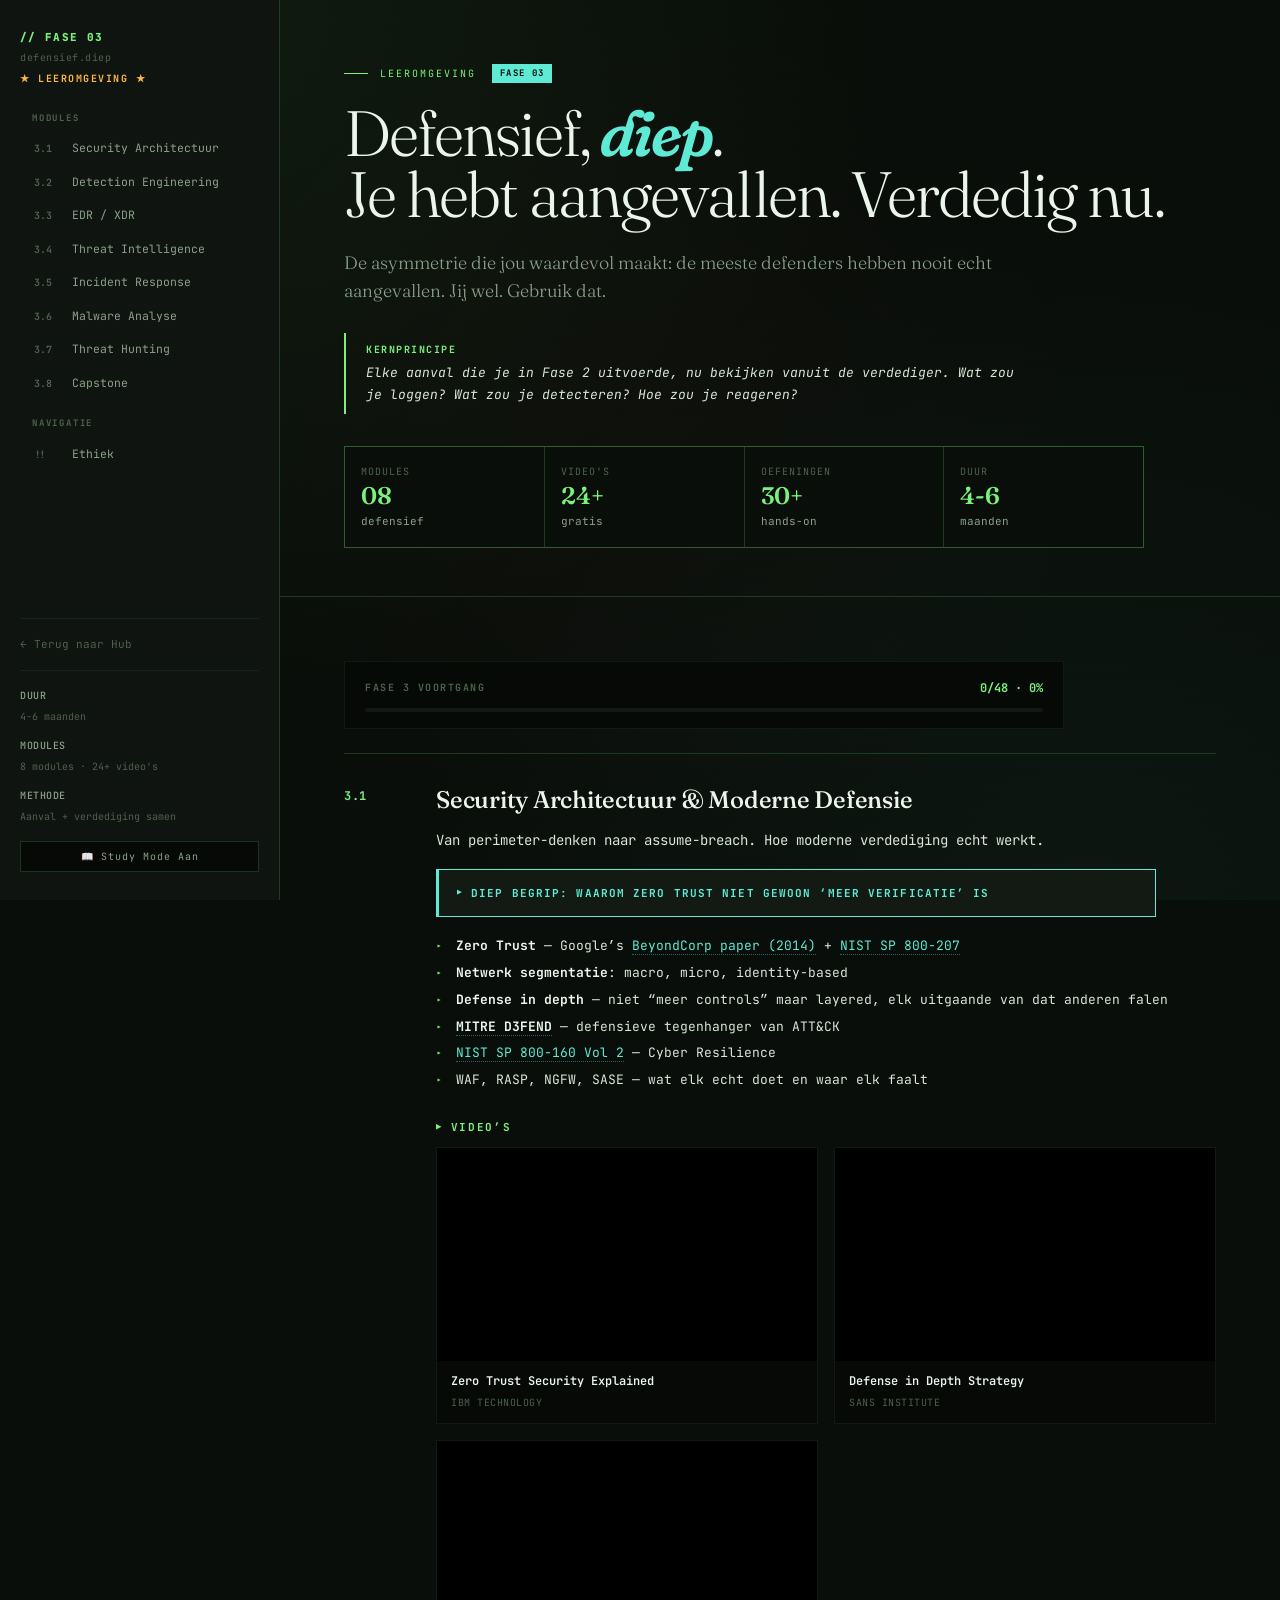
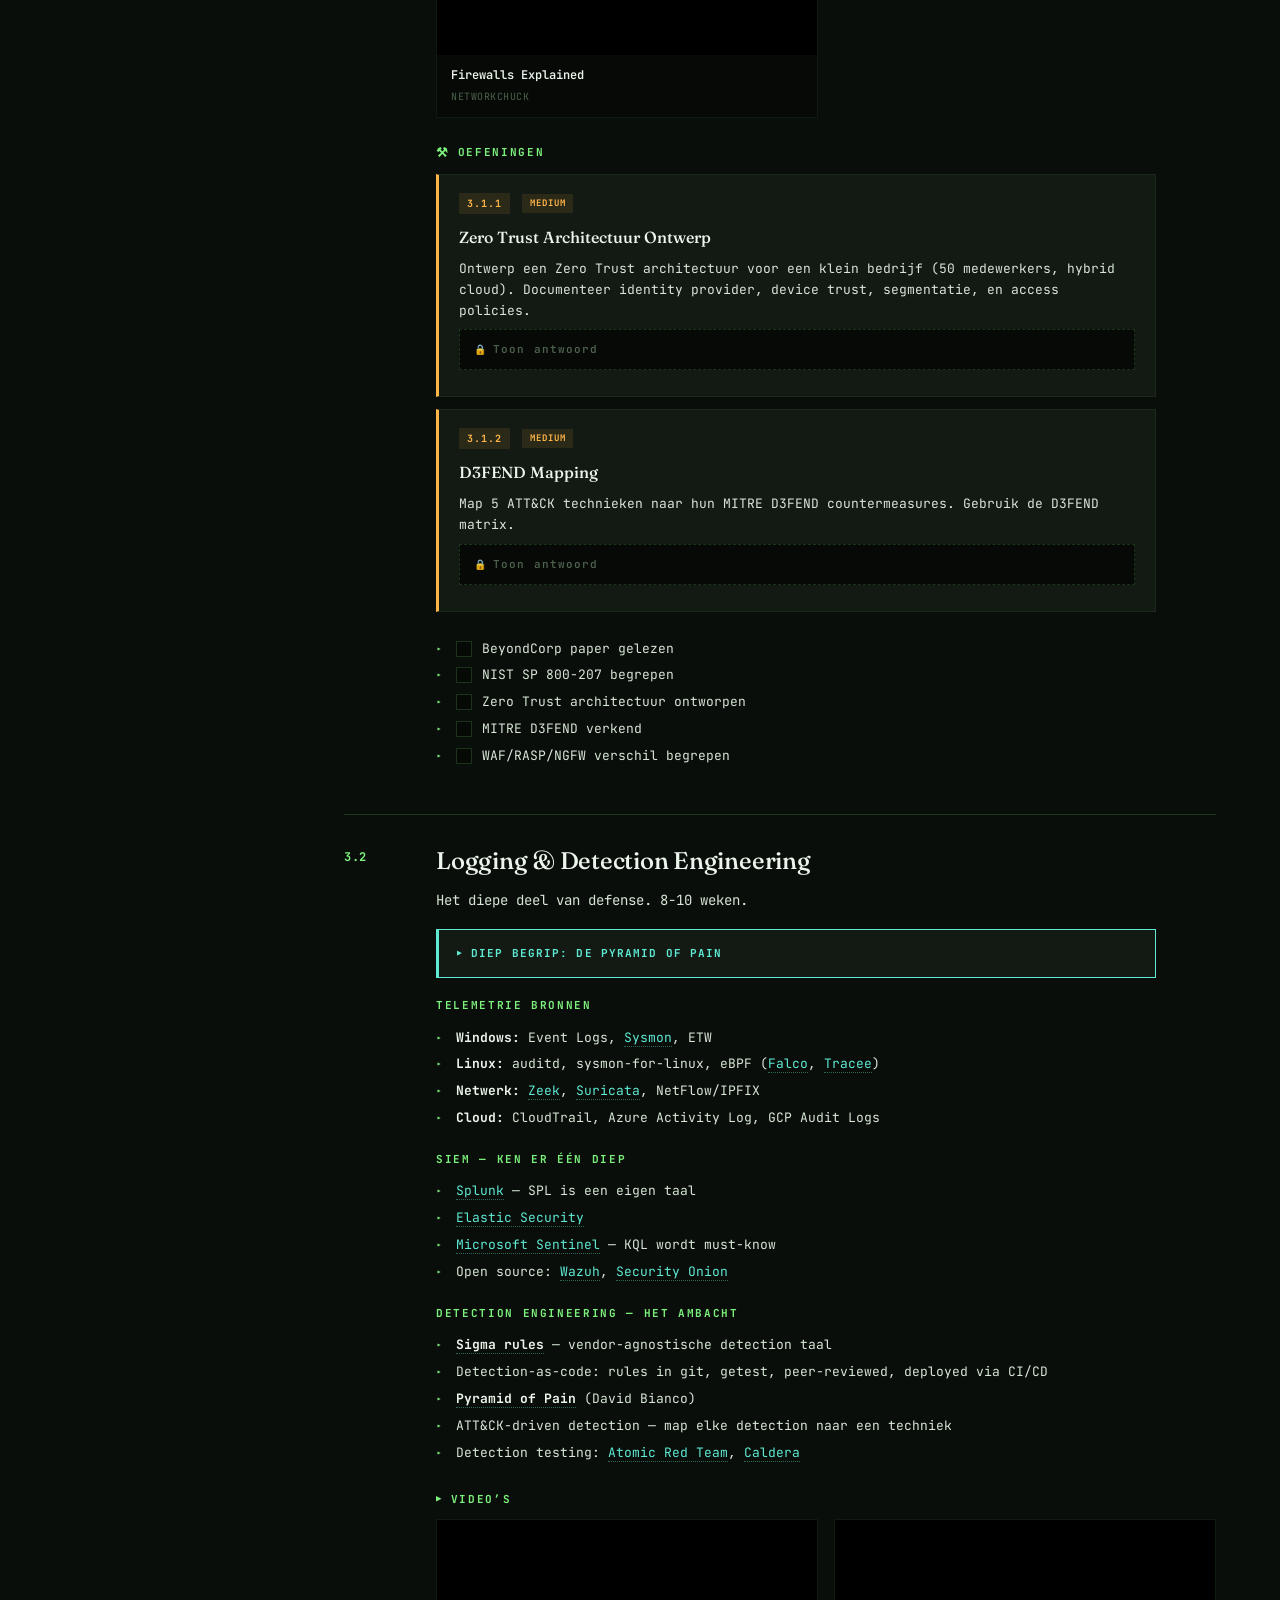
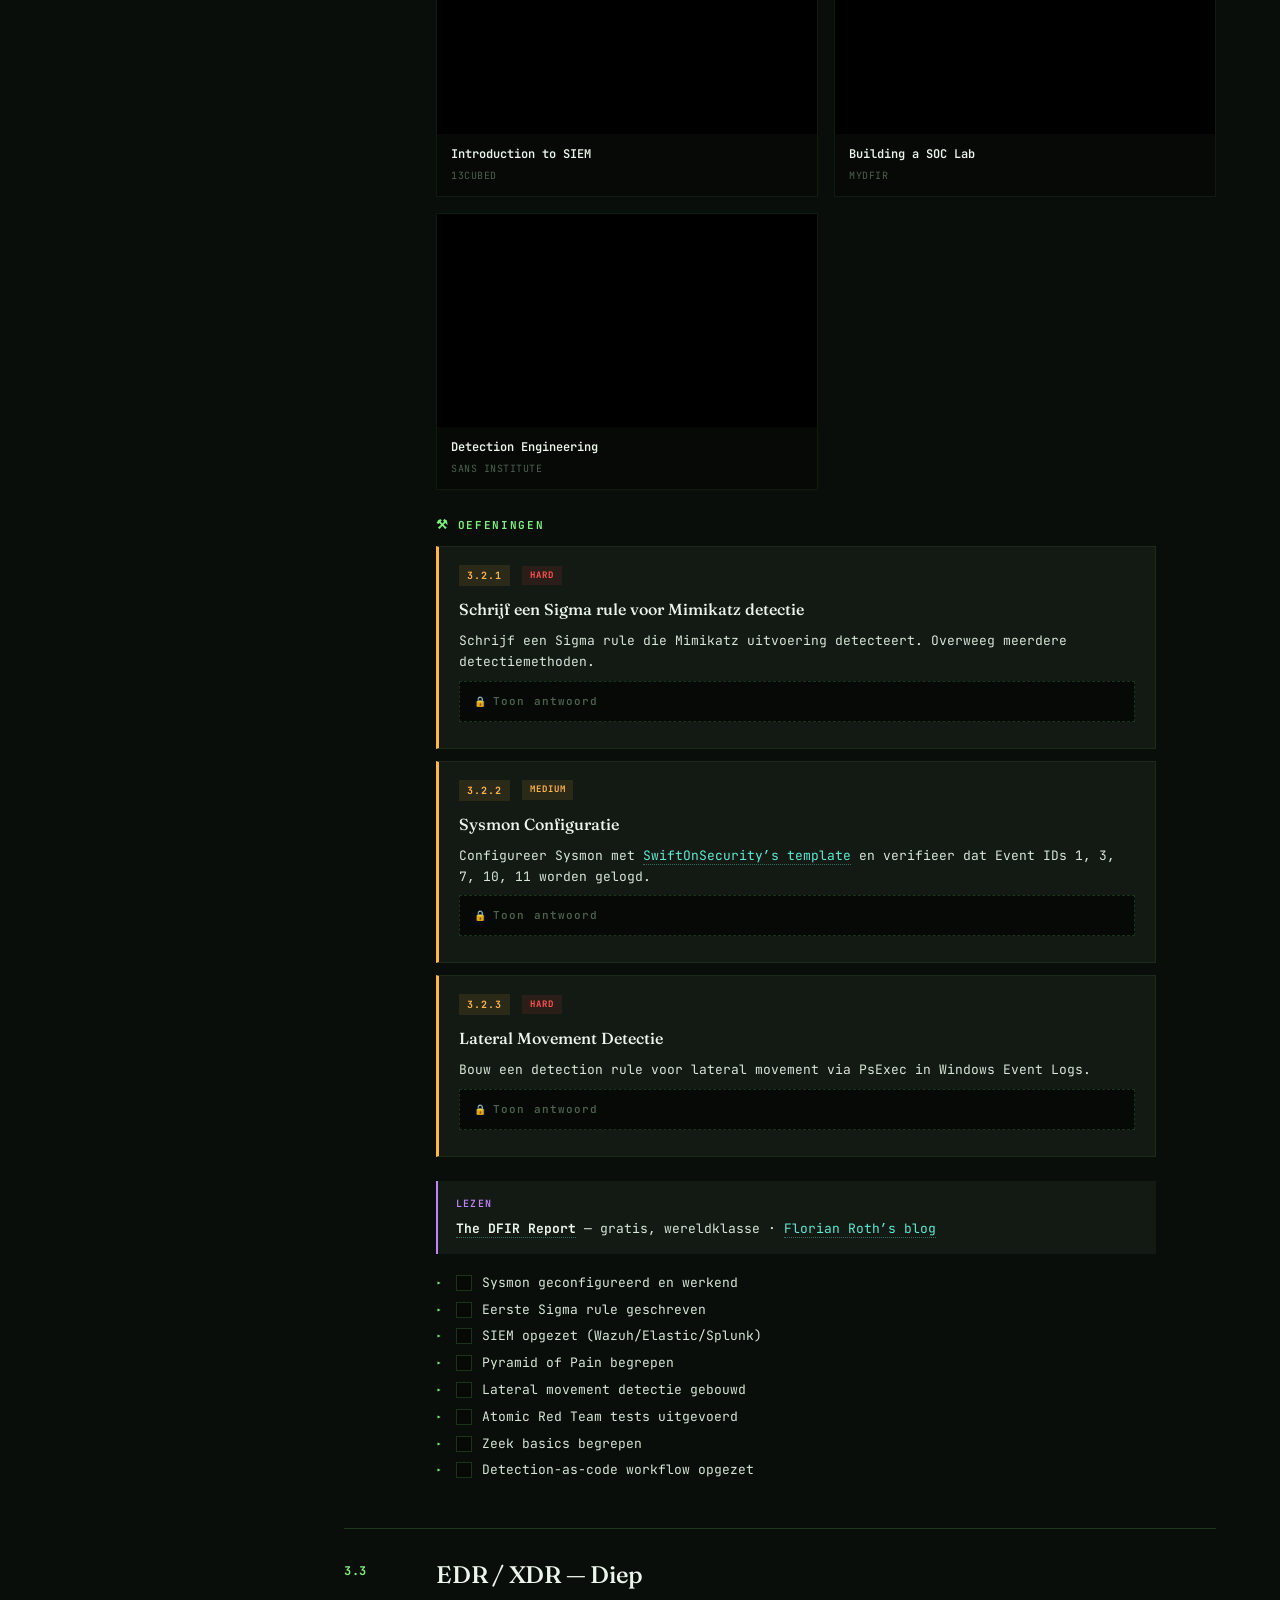
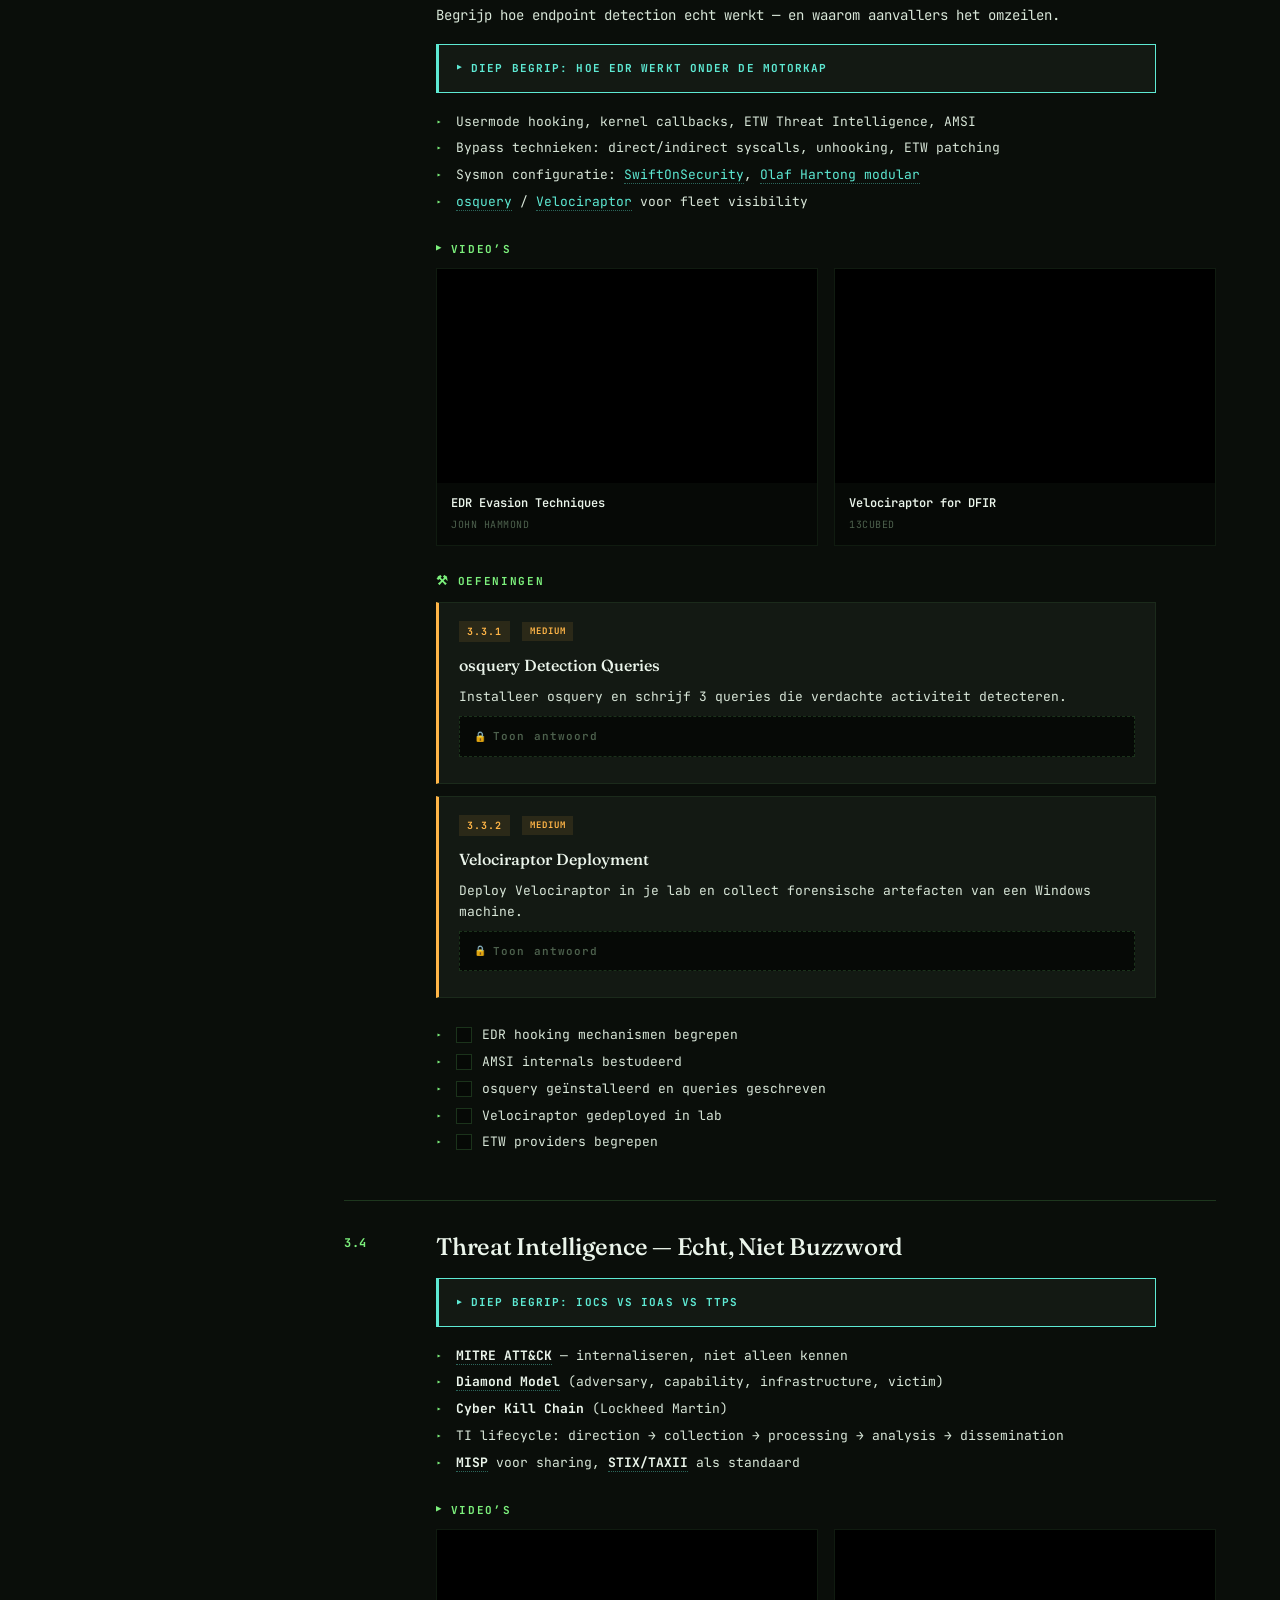
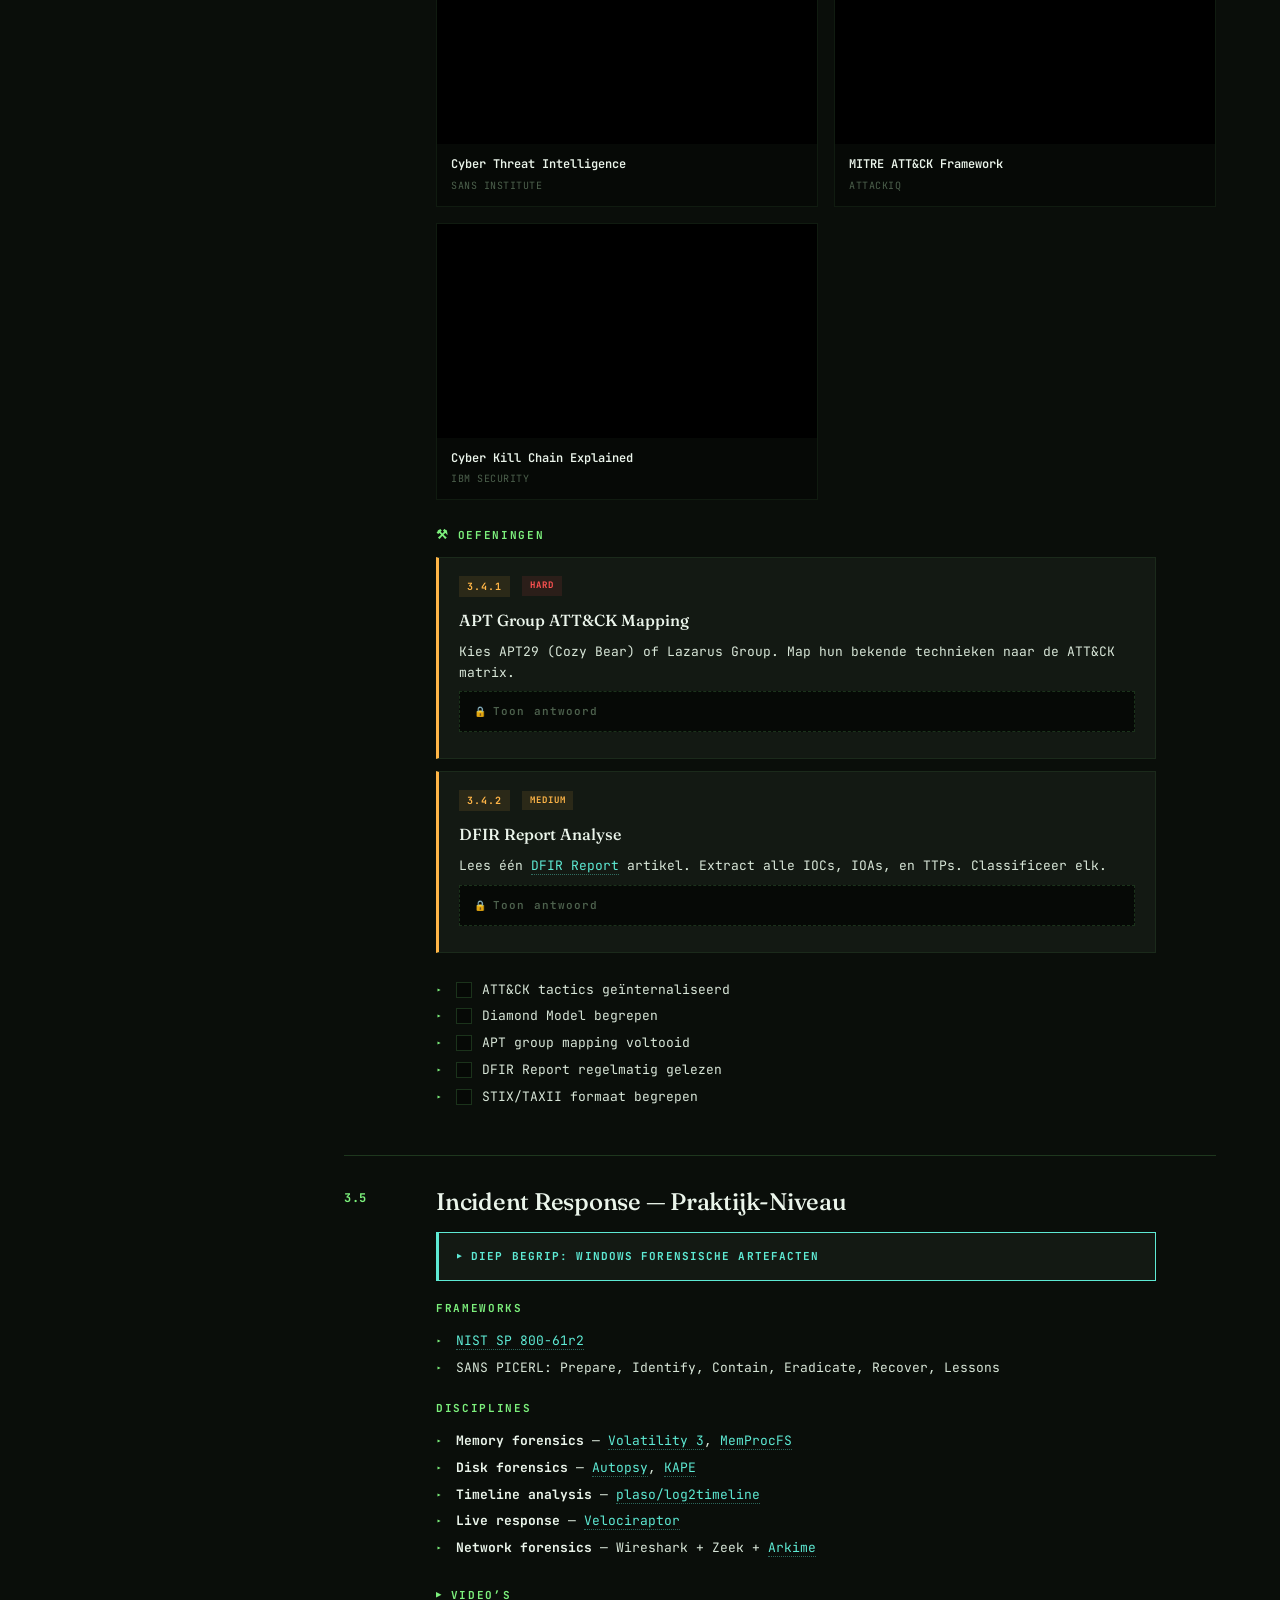
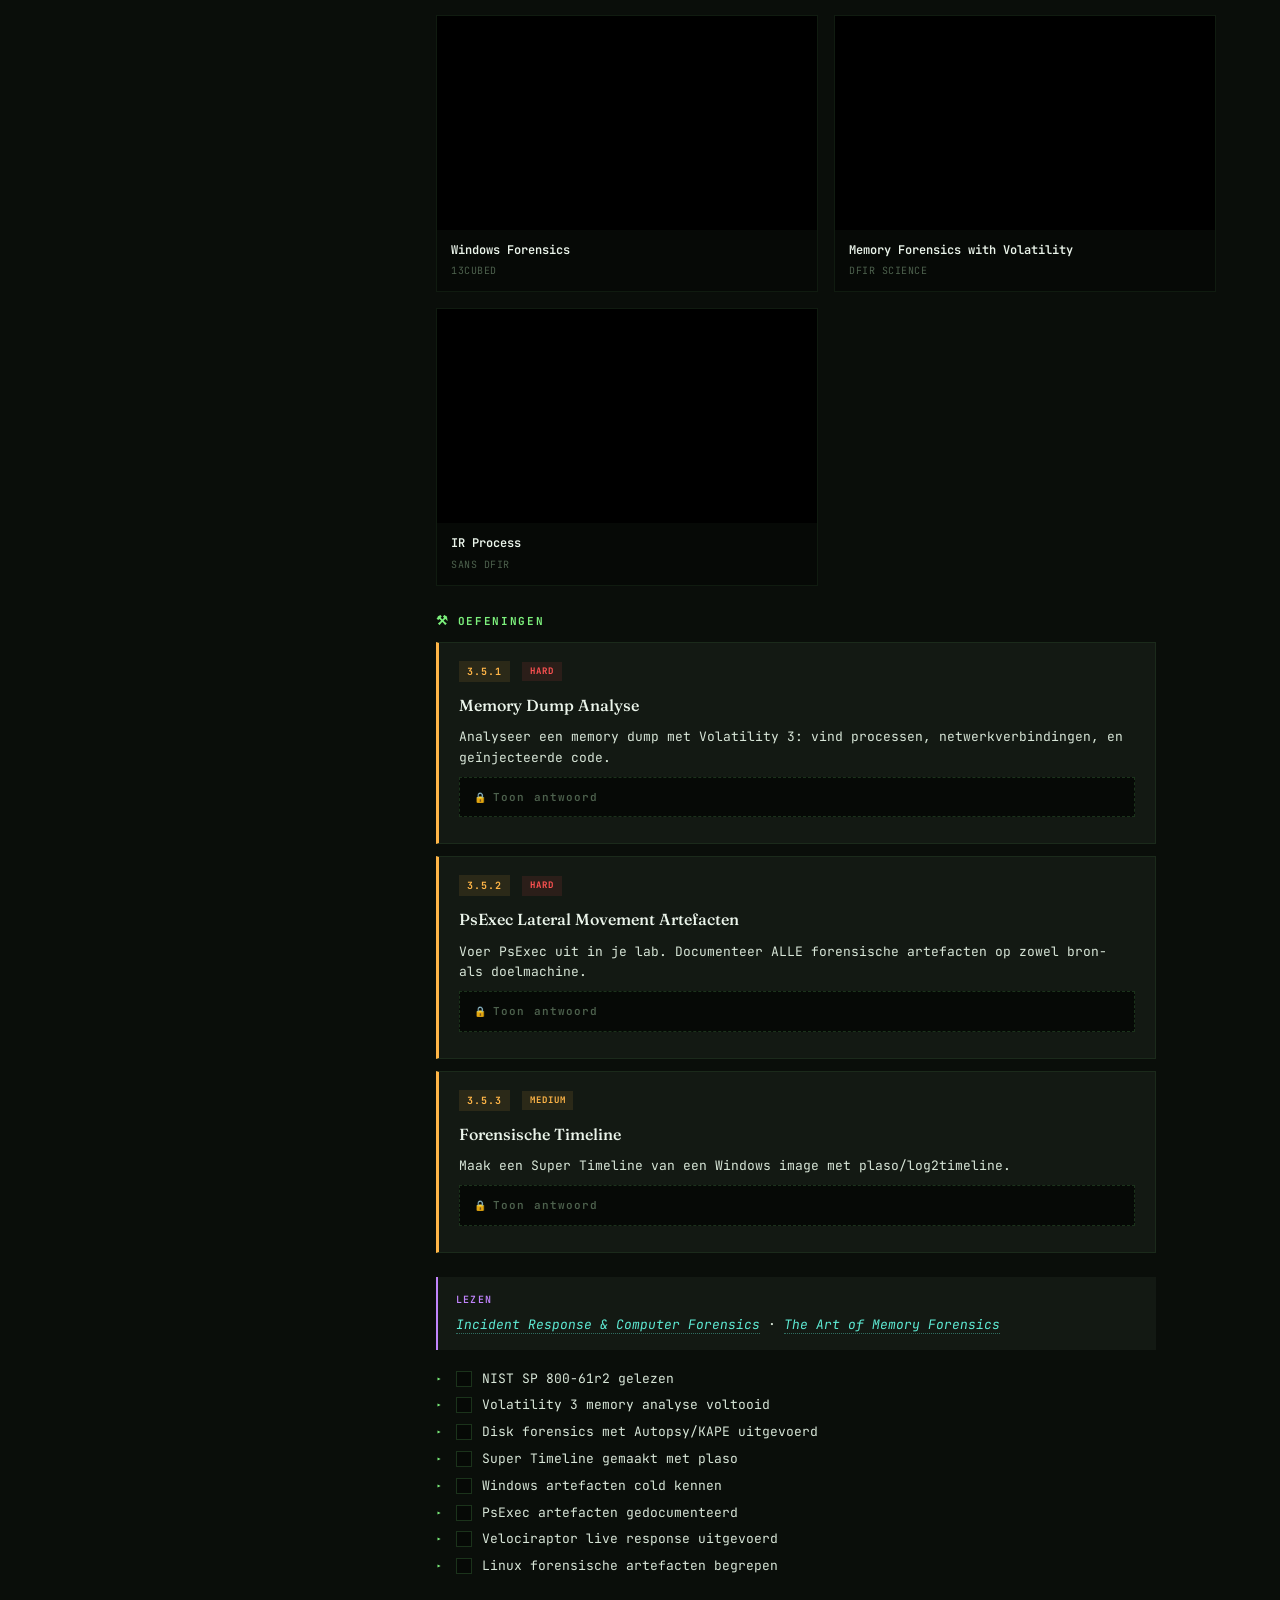
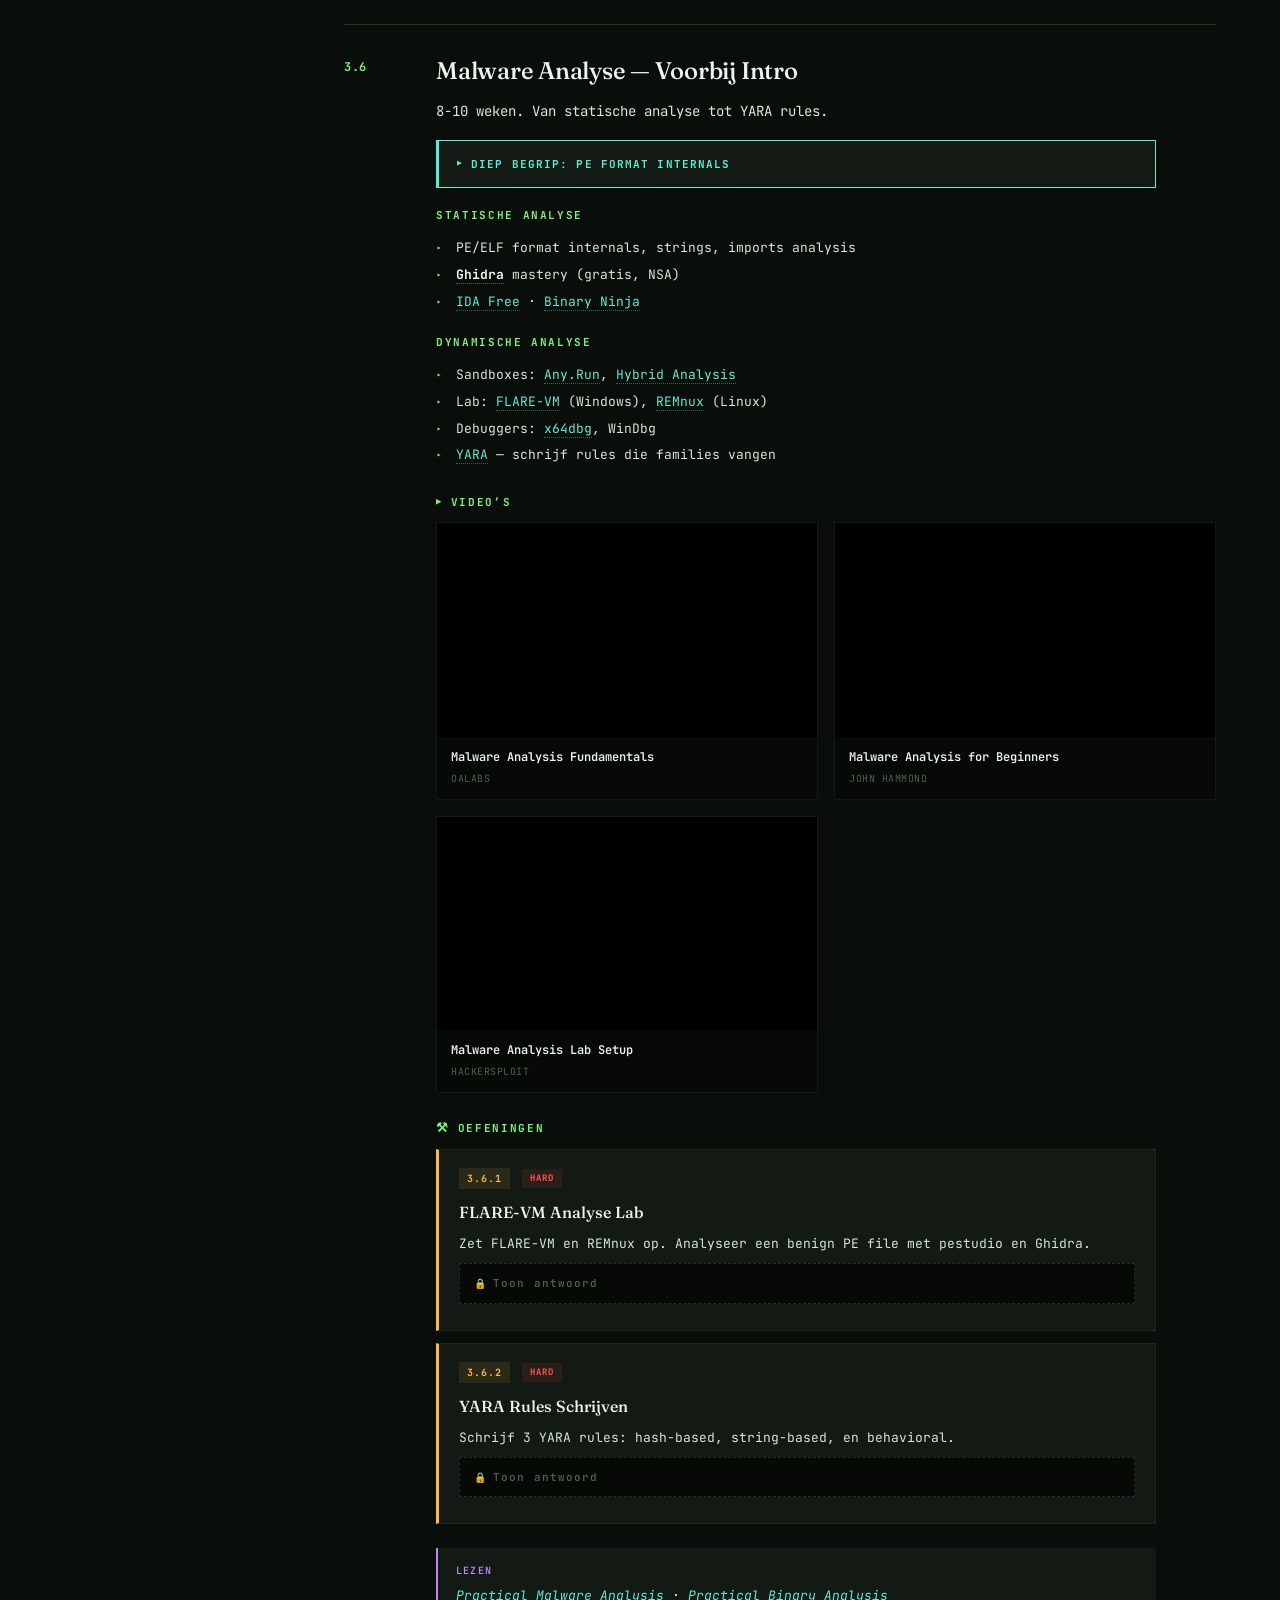
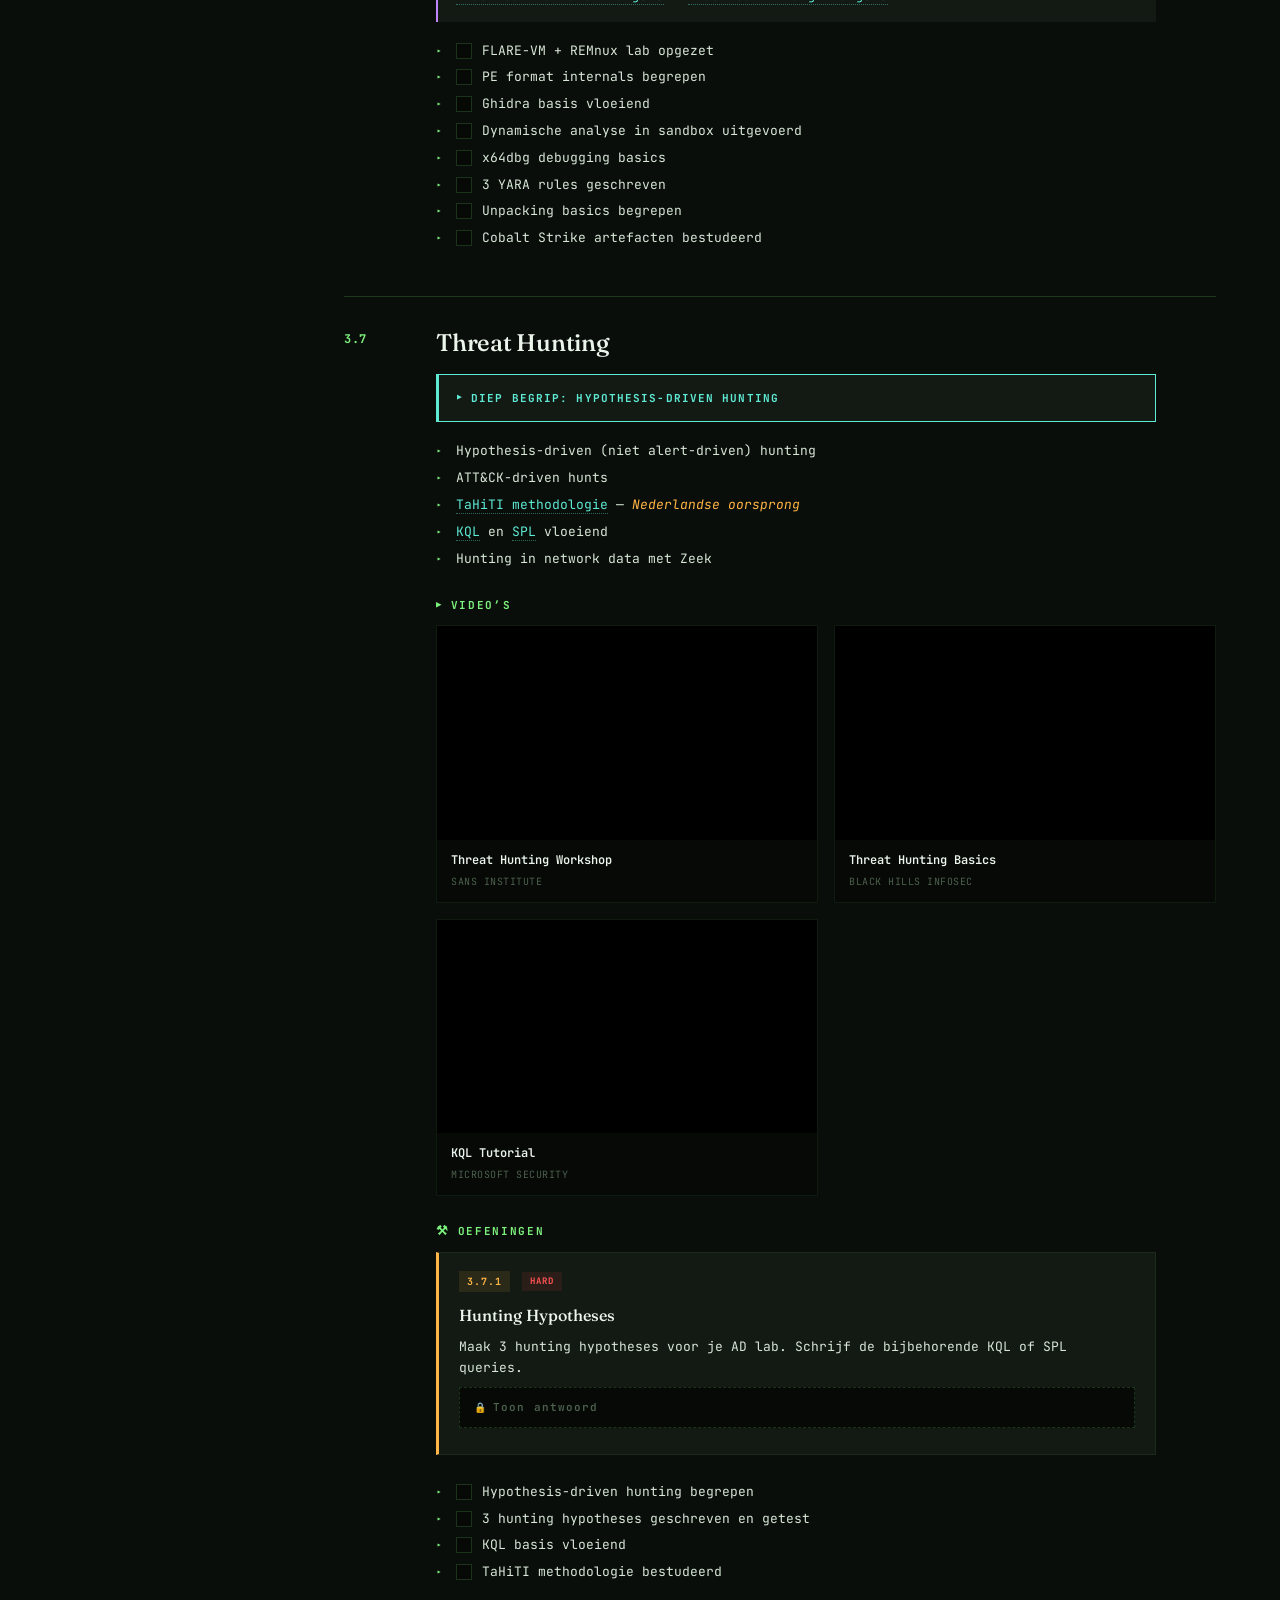
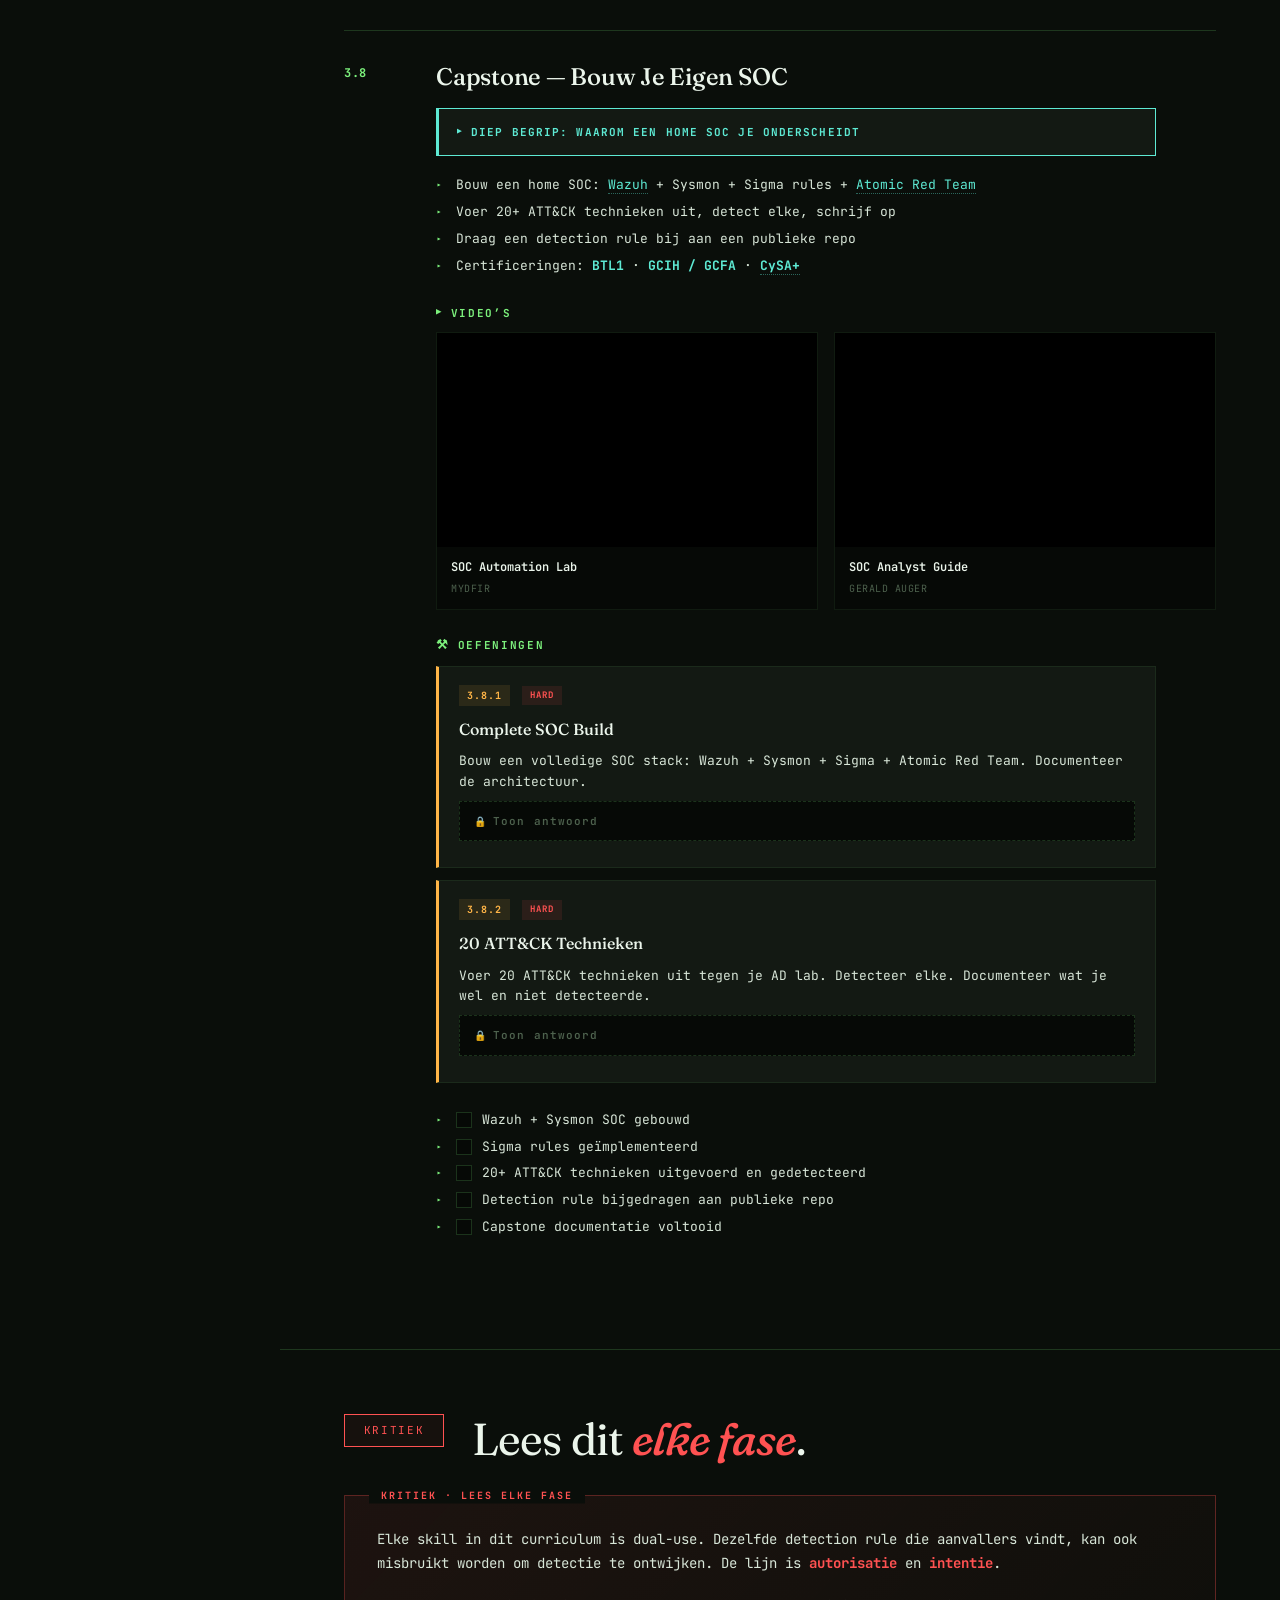
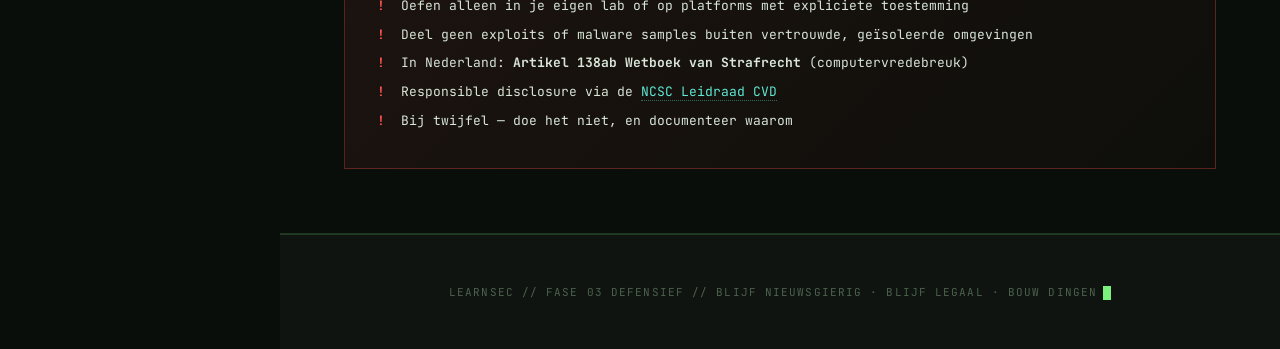
<file: pages/fase-3.html>
<!DOCTYPE html>
<html lang="nl">
<head>
<meta charset="UTF-8">
<meta name="viewport" content="width=device-width, initial-scale=1.0">
<meta name="phase-id" content="fase-3">
<title>Fase 03 // Defensief Diep — LearnSec</title>
<link rel="preconnect" href="https://fonts.googleapis.com">
<link rel="preconnect" href="https://fonts.gstatic.com" crossorigin>
<link href="https://fonts.googleapis.com/css2?family=JetBrains+Mono:wght@300;400;500;700;800&family=Fraunces:opsz,wght,SOFT@9..144,300;9..144,400;9..144,600;9..144,800&display=swap" rel="stylesheet">
<link rel="stylesheet" href="../css/style.css">
<script>try{if(localStorage.getItem('learnsec_study_mode')==='on')document.documentElement.setAttribute('data-study','on')}catch(e){}</script>
</head>
<body>

<button class="hamburger-btn" aria-label="Menu" aria-expanded="false"><span class="bar"></span><span class="bar"></span><span class="bar"></span></button>
<div class="sidebar-backdrop"></div>

<div class="frame">

  <aside>
    <div class="brand">// FASE 03</div>
    <div class="brand-sub">defensief.diep</div>
    <div class="edition">&#9733; LEEROMGEVING &#9733;</div>

    <div class="nav-section">
      <div class="nav-section-title">MODULES</div>
      <nav>
        <a href="#mod-3-1" class="phase-3"><span class="num">3.1</span>Security Architectuur</a>
        <a href="#mod-3-2" class="phase-3"><span class="num">3.2</span>Detection Engineering</a>
        <a href="#mod-3-3" class="phase-3"><span class="num">3.3</span>EDR / XDR</a>
        <a href="#mod-3-4" class="phase-3"><span class="num">3.4</span>Threat Intelligence</a>
        <a href="#mod-3-5" class="phase-3"><span class="num">3.5</span>Incident Response</a>
        <a href="#mod-3-6" class="phase-3"><span class="num">3.6</span>Malware Analyse</a>
        <a href="#mod-3-7" class="phase-3"><span class="num">3.7</span>Threat Hunting</a>
        <a href="#mod-3-8" class="phase-3"><span class="num">3.8</span>Capstone</a>
      </nav>
    </div>

    <div class="nav-section">
      <div class="nav-section-title">NAVIGATIE</div>
      <nav>
        <a href="#ethics"><span class="num">!!</span>Ethiek</a>
      </nav>
    </div>

    <div class="back-link">
      <a href="../index.html">&larr; Terug naar Hub</a>
    </div>

    <div class="meta">
      <strong>DUUR</strong>
      4-6 maanden
      <strong>MODULES</strong>
      8 modules &middot; 24+ video's
      <strong>METHODE</strong>
      Aanval + verdediging samen
    </div>
    <button class="study-toggle-btn" aria-pressed="false">&#128214; Study Mode Aan</button>
  </aside>

  <main id="top">

    <!-- HERO -->
    <div class="hero">
      <div class="tag">LEEROMGEVING <span class="phase-badge" style="background:var(--accent-cyan)">FASE 03</span></div>
      <h1>Defensief, <em style="color:var(--accent-cyan)">diep</em>.<br>Je hebt aangevallen. Verdedig nu.</h1>
      <p class="lede">De asymmetrie die jou waardevol maakt: de meeste defenders hebben nooit echt aangevallen. Jij wel. Gebruik dat.</p>

      <div class="philosophy">
        <strong>KERNPRINCIPE</strong>
        Elke aanval die je in Fase 2 uitvoerde, nu bekijken vanuit de verdediger. Wat zou je loggen? Wat zou je detecteren? Hoe zou je reageren?
      </div>

      <div class="hero-stats">
        <div class="stat"><div class="k">MODULES</div><div class="v">08</div><div class="u">defensief</div></div>
        <div class="stat"><div class="k">VIDEO'S</div><div class="v">24+</div><div class="u">gratis</div></div>
        <div class="stat"><div class="k">OEFENINGEN</div><div class="v">30+</div><div class="u">hands-on</div></div>
        <div class="stat"><div class="k">DUUR</div><div class="v">4-6</div><div class="u">maanden</div></div>
      </div>
    </div>

    <!-- PROGRESS -->
    <section class="phase-3">
      <div class="progress-bar-container" data-scope="page">
        <div class="progress-bar-header">
          <span class="progress-bar-label">FASE 3 VOORTGANG</span>
          <span class="progress-bar-pct">0/0 &middot; 0%</span>
        </div>
        <div class="progress-bar"><div class="fill"></div></div>
      </div>

      <!-- ============================================================
           MODULE 3.1 — Security Architectuur
           ============================================================ -->
      <div class="modules" id="mod-3-1">
        <div class="module">
          <div class="num">3.1</div>
          <div class="body">
            <h3>Security Architectuur &amp; Moderne Defensie</h3>
            <p class="desc">Van perimeter-denken naar assume-breach. Hoe moderne verdediging echt werkt.</p>

            <details class="deep-understanding">
              <summary>Diep Begrip: Waarom Zero Trust niet gewoon &lsquo;meer verificatie&rsquo; is</summary>
              <div class="deep-content">
                <p>Zero Trust is een architecturale verschuiving, geen product dat je koopt. Het traditionele model vertrouwt alles binnen het netwerk &mdash; &ldquo;castle and moat&rdquo;. Zero Trust vertrouwt niets impliciet: elke request wordt geverifieerd op basis van identity, device health, context, en least privilege. Google&rsquo;s BeyondCorp paper (2014) is het origineel: medewerkers werken alsof ze op een onvertrouwd netwerk zitten, want dat IS zo.</p>
                <p>Het cruciale inzicht: Zero Trust gaat niet over &ldquo;meer MFA toevoegen&rdquo;. Het gaat over het elimineren van implicit trust zones. Een VPN is niet Zero Trust &mdash; het creëert juist een nieuwe trust zone. Echte Zero Trust betekent: identity-based access, continuous verification, micro-segmentation, en assume breach op elke laag.</p>
              </div>
            </details>

            <ul>
              <li><strong>Zero Trust</strong> &mdash; Google&rsquo;s <a href="https://research.google/pubs/beyondcorp-a-new-approach-to-enterprise-security/" target="_blank" rel="noopener">BeyondCorp paper (2014)</a> + <a href="https://csrc.nist.gov/publications/detail/sp/800-207/final" target="_blank" rel="noopener">NIST SP 800-207</a></li>
              <li><strong>Netwerk segmentatie</strong>: macro, micro, identity-based</li>
              <li><strong>Defense in depth</strong> &mdash; niet &ldquo;meer controls&rdquo; maar layered, elk uitgaande van dat anderen falen</li>
              <li><a href="https://d3fend.mitre.org/" target="_blank" rel="noopener"><strong>MITRE D3FEND</strong></a> &mdash; defensieve tegenhanger van ATT&amp;CK</li>
              <li><a href="https://csrc.nist.gov/publications/detail/sp/800-160/vol-2-rev-1/final" target="_blank" rel="noopener">NIST SP 800-160 Vol 2</a> &mdash; Cyber Resilience</li>
              <li>WAF, RASP, NGFW, SASE &mdash; wat elk echt doet en waar elk faalt</li>
            </ul>

            <div class="video-section">
              <h4>Video&rsquo;s</h4>
              <div class="video-grid">
                <div class="video-card">
                  <div class="video-embed"><iframe src="https://www.youtube.com/embed/yn6CPQ9RioA" allow="accelerometer; autoplay; clipboard-write; encrypted-media; gyroscope; picture-in-picture" allowfullscreen loading="lazy"></iframe></div>
                  <div class="video-info"><div class="video-title">Zero Trust Security Explained</div><div class="video-channel">IBM TECHNOLOGY</div></div>
                </div>
                <div class="video-card">
                  <div class="video-embed"><iframe src="https://www.youtube.com/embed/tDRdO4ppB0g" allow="accelerometer; autoplay; clipboard-write; encrypted-media; gyroscope; picture-in-picture" allowfullscreen loading="lazy"></iframe></div>
                  <div class="video-info"><div class="video-title">Defense in Depth Strategy</div><div class="video-channel">SANS INSTITUTE</div></div>
                </div>
                <div class="video-card">
                  <div class="video-embed"><iframe src="https://www.youtube.com/embed/tRhRnLWSn8U" allow="accelerometer; autoplay; clipboard-write; encrypted-media; gyroscope; picture-in-picture" allowfullscreen loading="lazy"></iframe></div>
                  <div class="video-info"><div class="video-title">Firewalls Explained</div><div class="video-channel">NETWORKCHUCK</div></div>
                </div>
              </div>
            </div>

            <div class="exercise-section">
              <h4>Oefeningen</h4>
              <div class="exercise">
                <div class="exercise-header"><span class="exercise-num">3.1.1</span><span class="exercise-difficulty medium">MEDIUM</span></div>
                <div class="exercise-title">Zero Trust Architectuur Ontwerp</div>
                <div class="exercise-desc">Ontwerp een Zero Trust architectuur voor een klein bedrijf (50 medewerkers, hybrid cloud). Documenteer identity provider, device trust, segmentatie, en access policies.</div>
                <details class="answer-reveal">
                  <summary>Toon antwoord</summary>
                  <div class="answer-content">
                    <p>Kerncomponenten: 1) Identity Provider (Azure AD/Okta) met MFA voor iedereen, 2) Device trust via MDM &mdash; alleen managed devices krijgen toegang, 3) Micro-segmentatie &mdash; elk applicatie-segment heeft eigen access policies, 4) Continuous verification &mdash; session risk scoring op basis van locatie, device health, gedrag, 5) Least privilege &mdash; JIT (Just-In-Time) access voor admin taken, 6) Encrypted everywhere &mdash; mTLS tussen services, geen plain HTTP intern.</p>
                    <p>Cruciaal: geen VPN als &ldquo;trust boundary&rdquo;. Gebruik een ZTNA-proxy (Cloudflare Access, Zscaler) die elke request evalueert.</p>
                  </div>
                </details>
              </div>
              <div class="exercise">
                <div class="exercise-header"><span class="exercise-num">3.1.2</span><span class="exercise-difficulty medium">MEDIUM</span></div>
                <div class="exercise-title">D3FEND Mapping</div>
                <div class="exercise-desc">Map 5 ATT&amp;CK technieken naar hun MITRE D3FEND countermeasures. Gebruik de D3FEND matrix.</div>
                <details class="answer-reveal">
                  <summary>Toon antwoord</summary>
                  <div class="answer-content">
                    <p>Voorbeeld: T1055 (Process Injection) &rarr; D3-PSA (Process Spawn Analysis), D3-MAC (Mandatory Access Control). T1059 (Command and Scripting Interpreter) &rarr; D3-SEA (Script Execution Analysis), D3-AL (Application Allowlisting). T1003 (OS Credential Dumping) &rarr; D3-CG (Credential Guard), D3-PA (Process Analysis). T1071 (Application Layer Protocol) &rarr; D3-NTA (Network Traffic Analysis), D3-DNSAL (DNS Allowlisting). T1053 (Scheduled Task/Job) &rarr; D3-JAN (Job Analysis), D3-SFA (Scheduled Job Analysis).</p>
                  </div>
                </details>
              </div>
            </div>

            <ul class="checklist">
              <li><input type="checkbox" id="f3-0101"> BeyondCorp paper gelezen</li>
              <li><input type="checkbox" id="f3-0102"> NIST SP 800-207 begrepen</li>
              <li><input type="checkbox" id="f3-0103"> Zero Trust architectuur ontworpen</li>
              <li><input type="checkbox" id="f3-0104"> MITRE D3FEND verkend</li>
              <li><input type="checkbox" id="f3-0105"> WAF/RASP/NGFW verschil begrepen</li>
            </ul>
          </div>
        </div>
      </div>

      <!-- ============================================================
           MODULE 3.2 — Logging & Detection Engineering
           ============================================================ -->
      <div class="modules" id="mod-3-2">
        <div class="module">
          <div class="num">3.2</div>
          <div class="body">
            <h3>Logging &amp; Detection Engineering</h3>
            <p class="desc">Het diepe deel van defense. 8-10 weken.</p>

            <details class="deep-understanding">
              <summary>Diep Begrip: De Pyramid of Pain</summary>
              <div class="deep-content">
                <p>David Bianco&rsquo;s Pyramid of Pain rangschikt indicatoren van makkelijk (voor aanvallers om te veranderen) naar moeilijk. Van onder naar boven: Hash Values &rarr; IP Addresses &rarr; Domain Names &rarr; Network/Host Artifacts &rarr; Tools &rarr; TTPs.</p>
                <p>Hash-based detectie is de zwakste tier: &eacute;&eacute;n byte veranderen in malware = nieuwe hash. IP-detectie is iets beter maar trivially bypassed met nieuwe infra. TTP-detectie (Tactics, Techniques, Procedures) is het moeilijkst maar meest waardevol: het dwingt aanvallers om hun hele methodologie te veranderen, niet alleen hun tooling.</p>
                <p>Praktisch: als je SIEM alleen draait op IOC feeds (hashes, IPs, domains), detecteer je alleen bekende dreigingen. Als je detecteert op gedrag (&ldquo;een proces dat LSASS opent met PROCESS_VM_READ&rdquo;), vang je elke credential dumper &mdash; Mimikatz, ProcDump, custom tools, alles.</p>
              </div>
            </details>

            <h4>Telemetrie bronnen</h4>
            <ul>
              <li><strong>Windows:</strong> Event Logs, <a href="https://learn.microsoft.com/en-us/sysinternals/downloads/sysmon" target="_blank" rel="noopener">Sysmon</a>, ETW</li>
              <li><strong>Linux:</strong> auditd, sysmon-for-linux, eBPF (<a href="https://falco.org/" target="_blank" rel="noopener">Falco</a>, <a href="https://github.com/aquasecurity/tracee" target="_blank" rel="noopener">Tracee</a>)</li>
              <li><strong>Netwerk:</strong> <a href="https://zeek.org/" target="_blank" rel="noopener">Zeek</a>, <a href="https://suricata.io/" target="_blank" rel="noopener">Suricata</a>, NetFlow/IPFIX</li>
              <li><strong>Cloud:</strong> CloudTrail, Azure Activity Log, GCP Audit Logs</li>
            </ul>

            <h4>SIEM &mdash; ken er &eacute;&eacute;n diep</h4>
            <ul>
              <li><a href="https://www.splunk.com/" target="_blank" rel="noopener">Splunk</a> &mdash; SPL is een eigen taal</li>
              <li><a href="https://www.elastic.co/security" target="_blank" rel="noopener">Elastic Security</a></li>
              <li><a href="https://learn.microsoft.com/en-us/azure/sentinel/" target="_blank" rel="noopener">Microsoft Sentinel</a> &mdash; KQL wordt must-know</li>
              <li>Open source: <a href="https://wazuh.com/" target="_blank" rel="noopener">Wazuh</a>, <a href="https://securityonionsolutions.com/" target="_blank" rel="noopener">Security Onion</a></li>
            </ul>

            <h4>Detection engineering &mdash; het ambacht</h4>
            <ul>
              <li><a href="https://github.com/SigmaHQ/sigma" target="_blank" rel="noopener"><strong>Sigma rules</strong></a> &mdash; vendor-agnostische detection taal</li>
              <li>Detection-as-code: rules in git, getest, peer-reviewed, deployed via CI/CD</li>
              <li><a href="https://detect-respond.blogspot.com/2013/03/the-pyramid-of-pain.html" target="_blank" rel="noopener"><strong>Pyramid of Pain</strong></a> (David Bianco)</li>
              <li>ATT&amp;CK-driven detection &mdash; map elke detection naar een techniek</li>
              <li>Detection testing: <a href="https://github.com/redcanaryco/atomic-red-team" target="_blank" rel="noopener">Atomic Red Team</a>, <a href="https://caldera.mitre.org/" target="_blank" rel="noopener">Caldera</a></li>
            </ul>

            <div class="video-section">
              <h4>Video&rsquo;s</h4>
              <div class="video-grid">
                <div class="video-card">
                  <div class="video-embed"><iframe src="https://www.youtube.com/embed/9RfsRn7m7OE" allow="accelerometer; autoplay; clipboard-write; encrypted-media; gyroscope; picture-in-picture" allowfullscreen loading="lazy"></iframe></div>
                  <div class="video-info"><div class="video-title">Introduction to SIEM</div><div class="video-channel">13CUBED</div></div>
                </div>
                <div class="video-card">
                  <div class="video-embed"><iframe src="https://www.youtube.com/embed/W3ExS2m6B24" allow="accelerometer; autoplay; clipboard-write; encrypted-media; gyroscope; picture-in-picture" allowfullscreen loading="lazy"></iframe></div>
                  <div class="video-info"><div class="video-title">Building a SOC Lab</div><div class="video-channel">MYDFIR</div></div>
                </div>
                <div class="video-card">
                  <div class="video-embed"><iframe src="https://www.youtube.com/embed/2czm8dhziX8" allow="accelerometer; autoplay; clipboard-write; encrypted-media; gyroscope; picture-in-picture" allowfullscreen loading="lazy"></iframe></div>
                  <div class="video-info"><div class="video-title">Detection Engineering</div><div class="video-channel">SANS INSTITUTE</div></div>
                </div>
              </div>
            </div>

            <div class="exercise-section">
              <h4>Oefeningen</h4>
              <div class="exercise">
                <div class="exercise-header"><span class="exercise-num">3.2.1</span><span class="exercise-difficulty hard">HARD</span></div>
                <div class="exercise-title">Schrijf een Sigma rule voor Mimikatz detectie</div>
                <div class="exercise-desc">Schrijf een Sigma rule die Mimikatz uitvoering detecteert. Overweeg meerdere detectiemethoden.</div>
                <details class="answer-reveal">
                  <summary>Toon antwoord</summary>
                  <div class="answer-content">
                    <pre>title: Mimikatz Execution Detection
logsource:
    category: process_creation
    product: windows
detection:
    selection_name:
        Image|endswith: '\mimikatz.exe'
    selection_cmdline:
        CommandLine|contains:
            - 'sekurlsa::logonpasswords'
            - 'lsadump::dcsync'
            - 'kerberos::golden'
    condition: selection_name or selection_cmdline</pre>
                    <p>Maar dit detecteert alleen de tool bij naam. Een betere detectie is gedragsmatig: Sysmon Event ID 10 (ProcessAccess) waar het target LSASS is met GrantedAccess 0x1010 of 0x1FFFFF. Dit vangt ELKE credential dumper, niet alleen Mimikatz.</p>
                  </div>
                </details>
              </div>
              <div class="exercise">
                <div class="exercise-header"><span class="exercise-num">3.2.2</span><span class="exercise-difficulty medium">MEDIUM</span></div>
                <div class="exercise-title">Sysmon Configuratie</div>
                <div class="exercise-desc">Configureer Sysmon met <a href="https://github.com/SwiftOnSecurity/sysmon-config" target="_blank" rel="noopener">SwiftOnSecurity&rsquo;s template</a> en verifieer dat Event IDs 1, 3, 7, 10, 11 worden gelogd.</div>
                <details class="answer-reveal">
                  <summary>Toon antwoord</summary>
                  <div class="answer-content">
                    <p><code>sysmon64.exe -accepteula -i sysmonconfig-export.xml</code>. Verifieer: <code>Get-WinEvent -LogName "Microsoft-Windows-Sysmon/Operational" -MaxEvents 10</code>. Event 1 = Process Create, 3 = Network Connection, 7 = Image Loaded, 10 = Process Access (cruciaal voor credential dumping detectie), 11 = File Create. Tip: <a href="https://github.com/olafhartong/sysmon-modular" target="_blank" rel="noopener">Olaf Hartong&rsquo;s modular config</a> is flexibeler voor customization.</p>
                  </div>
                </details>
              </div>
              <div class="exercise">
                <div class="exercise-header"><span class="exercise-num">3.2.3</span><span class="exercise-difficulty hard">HARD</span></div>
                <div class="exercise-title">Lateral Movement Detectie</div>
                <div class="exercise-desc">Bouw een detection rule voor lateral movement via PsExec in Windows Event Logs.</div>
                <details class="answer-reveal">
                  <summary>Toon antwoord</summary>
                  <div class="answer-content">
                    <p>PsExec indicators: Event ID 7045 (nieuwe service &ldquo;PSEXESVC&rdquo; ge&iuml;nstalleerd), Event ID 4624 Type 3 (network logon) gevolgd door 4672 (special privileges), Event ID 5145 (share access op ADMIN$ of IPC$). Sysmon: Event 1 met ParentImage van services.exe en Image van PSEXESVC.exe. Combineer deze in een correlatie-rule voor hoge confidence.</p>
                  </div>
                </details>
              </div>
            </div>

            <div class="callout read">
              <strong class="label">Lezen</strong>
              <a href="https://thedfirreport.com/" target="_blank" rel="noopener"><strong>The DFIR Report</strong></a> &mdash; gratis, wereldklasse &middot; <a href="https://cyb3rops.medium.com/" target="_blank" rel="noopener">Florian Roth&rsquo;s blog</a>
            </div>

            <ul class="checklist">
              <li><input type="checkbox" id="f3-0201"> Sysmon geconfigureerd en werkend</li>
              <li><input type="checkbox" id="f3-0202"> Eerste Sigma rule geschreven</li>
              <li><input type="checkbox" id="f3-0203"> SIEM opgezet (Wazuh/Elastic/Splunk)</li>
              <li><input type="checkbox" id="f3-0204"> Pyramid of Pain begrepen</li>
              <li><input type="checkbox" id="f3-0205"> Lateral movement detectie gebouwd</li>
              <li><input type="checkbox" id="f3-0206"> Atomic Red Team tests uitgevoerd</li>
              <li><input type="checkbox" id="f3-0207"> Zeek basics begrepen</li>
              <li><input type="checkbox" id="f3-0208"> Detection-as-code workflow opgezet</li>
            </ul>
          </div>
        </div>
      </div>

      <!-- ============================================================
           MODULE 3.3 — EDR / XDR
           ============================================================ -->
      <div class="modules" id="mod-3-3">
        <div class="module">
          <div class="num">3.3</div>
          <div class="body">
            <h3>EDR / XDR &mdash; Diep</h3>
            <p class="desc">Begrijp hoe endpoint detection echt werkt &mdash; en waarom aanvallers het omzeilen.</p>

            <details class="deep-understanding">
              <summary>Diep Begrip: Hoe EDR werkt onder de motorkap</summary>
              <div class="deep-content">
                <p>EDR hookt op meerdere niveaus: 1) <strong>Usermode hooking</strong> &mdash; ntdll.dll functies worden gepatcht om via de EDR te lopen. Verouderd maar nog gebruikt. 2) <strong>Kernel callbacks</strong> &mdash; PsSetCreateProcessNotifyRoutine, ObRegisterCallbacks voor process/thread/handle events. 3) <strong>ETW Threat Intelligence</strong> &mdash; een speciale ETW provider die alleen door PPL (Protected Process Light) processen gelezen kan worden. Registreert syscall-niveau events. 4) <strong>AMSI</strong> &mdash; Anti-Malware Scan Interface scant scripts (PowerShell, VBScript, JScript) v&oacute;&oacute;r uitvoering.</p>
                <p>Aanvallers omzeilen dit via: direct syscalls (overslaan van ntdll hooks), ETW patching (NtTraceEvent nullen), AMSI patching (AmsiScanBuffer returnt altijd &ldquo;clean&rdquo;). De arms race is continu &mdash; elke bypass wordt uiteindelijk gedetecteerd, wat nieuwe bypasses drijft.</p>
              </div>
            </details>

            <ul>
              <li>Usermode hooking, kernel callbacks, ETW Threat Intelligence, AMSI</li>
              <li>Bypass technieken: direct/indirect syscalls, unhooking, ETW patching</li>
              <li>Sysmon configuratie: <a href="https://github.com/SwiftOnSecurity/sysmon-config" target="_blank" rel="noopener">SwiftOnSecurity</a>, <a href="https://github.com/olafhartong/sysmon-modular" target="_blank" rel="noopener">Olaf Hartong modular</a></li>
              <li><a href="https://osquery.io/" target="_blank" rel="noopener">osquery</a> / <a href="https://docs.velociraptor.app/" target="_blank" rel="noopener">Velociraptor</a> voor fleet visibility</li>
            </ul>

            <div class="video-section">
              <h4>Video&rsquo;s</h4>
              <div class="video-grid">
                <div class="video-card">
                  <div class="video-embed"><iframe src="https://www.youtube.com/embed/O20WhmCspqo" allow="accelerometer; autoplay; clipboard-write; encrypted-media; gyroscope; picture-in-picture" allowfullscreen loading="lazy"></iframe></div>
                  <div class="video-info"><div class="video-title">EDR Evasion Techniques</div><div class="video-channel">JOHN HAMMOND</div></div>
                </div>
                <div class="video-card">
                  <div class="video-embed"><iframe src="https://www.youtube.com/embed/p9pQ2g-18o4" allow="accelerometer; autoplay; clipboard-write; encrypted-media; gyroscope; picture-in-picture" allowfullscreen loading="lazy"></iframe></div>
                  <div class="video-info"><div class="video-title">Velociraptor for DFIR</div><div class="video-channel">13CUBED</div></div>
                </div>
              </div>
            </div>

            <div class="exercise-section">
              <h4>Oefeningen</h4>
              <div class="exercise">
                <div class="exercise-header"><span class="exercise-num">3.3.1</span><span class="exercise-difficulty medium">MEDIUM</span></div>
                <div class="exercise-title">osquery Detection Queries</div>
                <div class="exercise-desc">Installeer osquery en schrijf 3 queries die verdachte activiteit detecteren.</div>
                <details class="answer-reveal">
                  <summary>Toon antwoord</summary>
                  <div class="answer-content">
                    <p>1) Unsigned processes: <code>SELECT name, path, pid FROM processes WHERE path NOT IN (SELECT path FROM signature WHERE result='valid');</code></p>
                    <p>2) Unusual network connections: <code>SELECT p.name, p.path, l.remote_address, l.remote_port FROM process_open_sockets l JOIN processes p ON l.pid=p.pid WHERE l.remote_port NOT IN (80,443,53);</code></p>
                    <p>3) Recent startup items: <code>SELECT name, path, source FROM startup_items WHERE path NOT LIKE '%Microsoft%';</code></p>
                  </div>
                </details>
              </div>
              <div class="exercise">
                <div class="exercise-header"><span class="exercise-num">3.3.2</span><span class="exercise-difficulty medium">MEDIUM</span></div>
                <div class="exercise-title">Velociraptor Deployment</div>
                <div class="exercise-desc">Deploy Velociraptor in je lab en collect forensische artefacten van een Windows machine.</div>
                <details class="answer-reveal">
                  <summary>Toon antwoord</summary>
                  <div class="answer-content">
                    <p>Server setup: <code>velociraptor config generate -i</code>. Client deployment via MSI of executable. Handige artifacts: Windows.System.Pslist (processen), Windows.Detection.Yara.NTFS (YARA scanning), Windows.Forensics.Prefetch (programma executie), Windows.EventLogs.Evtx (event logs). Gebruik VQL (Velociraptor Query Language) voor custom queries.</p>
                  </div>
                </details>
              </div>
            </div>

            <ul class="checklist">
              <li><input type="checkbox" id="f3-0301"> EDR hooking mechanismen begrepen</li>
              <li><input type="checkbox" id="f3-0302"> AMSI internals bestudeerd</li>
              <li><input type="checkbox" id="f3-0303"> osquery ge&iuml;nstalleerd en queries geschreven</li>
              <li><input type="checkbox" id="f3-0304"> Velociraptor gedeployed in lab</li>
              <li><input type="checkbox" id="f3-0305"> ETW providers begrepen</li>
            </ul>
          </div>
        </div>
      </div>

      <!-- ============================================================
           MODULE 3.4 — Threat Intelligence
           ============================================================ -->
      <div class="modules" id="mod-3-4">
        <div class="module">
          <div class="num">3.4</div>
          <div class="body">
            <h3>Threat Intelligence &mdash; Echt, Niet Buzzword</h3>

            <details class="deep-understanding">
              <summary>Diep Begrip: IOCs vs IOAs vs TTPs</summary>
              <div class="deep-content">
                <p><strong>IOCs</strong> (Indicators of Compromise): concrete observables &mdash; hashes, IPs, domains. Makkelijk te delen, maar triviaal voor aanvallers om te veranderen. Een hash-based IOC is waardeloos zodra de aanvaller &eacute;&eacute;n byte wijzigt.</p>
                <p><strong>IOAs</strong> (Indicators of Attack): gedragspatronen die wijzen op een lopende aanval &mdash; &ldquo;een proces dat PowerShell spawnt en base64-encoded commands uitvoert&rdquo;. Moeilijker te omzeilen omdat het gedrag beschrijft, niet artefacten.</p>
                <p><strong>TTPs</strong> (Tactics, Techniques, Procedures): de methodologie van een threat actor. &ldquo;Gebruikt spearphishing met macro-enabled documents voor initial access, gevolgd door Cobalt Strike voor C2&rdquo;. Het moeilijkst te veranderen &mdash; het vereist dat de aanvaller zijn hele operatie herschrijft.</p>
                <p>Je detectiestrategie zou moeten focussen op de top van de Pyramid of Pain: TTPs en Tools. IOC feeds zijn nuttig voor quick wins, maar het is geen strategie.</p>
              </div>
            </details>

            <ul>
              <li><a href="https://attack.mitre.org/" target="_blank" rel="noopener"><strong>MITRE ATT&amp;CK</strong></a> &mdash; internaliseren, niet alleen kennen</li>
              <li><a href="https://www.activeresponse.org/wp-content/uploads/2013/07/diamond.pdf" target="_blank" rel="noopener"><strong>Diamond Model</strong></a> (adversary, capability, infrastructure, victim)</li>
              <li><strong>Cyber Kill Chain</strong> (Lockheed Martin)</li>
              <li>TI lifecycle: direction &rarr; collection &rarr; processing &rarr; analysis &rarr; dissemination</li>
              <li><a href="https://www.misp-project.org/" target="_blank" rel="noopener"><strong>MISP</strong></a> voor sharing, <a href="https://oasis-open.github.io/cti-documentation/" target="_blank" rel="noopener"><strong>STIX/TAXII</strong></a> als standaard</li>
            </ul>

            <div class="video-section">
              <h4>Video&rsquo;s</h4>
              <div class="video-grid">
                <div class="video-card">
                  <div class="video-embed"><iframe src="https://www.youtube.com/embed/De6oq6KVaTc" allow="accelerometer; autoplay; clipboard-write; encrypted-media; gyroscope; picture-in-picture" allowfullscreen loading="lazy"></iframe></div>
                  <div class="video-info"><div class="video-title">Cyber Threat Intelligence</div><div class="video-channel">SANS INSTITUTE</div></div>
                </div>
                <div class="video-card">
                  <div class="video-embed"><iframe src="https://www.youtube.com/embed/R4mBWpQL3to" allow="accelerometer; autoplay; clipboard-write; encrypted-media; gyroscope; picture-in-picture" allowfullscreen loading="lazy"></iframe></div>
                  <div class="video-info"><div class="video-title">MITRE ATT&amp;CK Framework</div><div class="video-channel">ATTACKIQ</div></div>
                </div>
                <div class="video-card">
                  <div class="video-embed"><iframe src="https://www.youtube.com/embed/oCUrkc_0tmw" allow="accelerometer; autoplay; clipboard-write; encrypted-media; gyroscope; picture-in-picture" allowfullscreen loading="lazy"></iframe></div>
                  <div class="video-info"><div class="video-title">Cyber Kill Chain Explained</div><div class="video-channel">IBM SECURITY</div></div>
                </div>
              </div>
            </div>

            <div class="exercise-section">
              <h4>Oefeningen</h4>
              <div class="exercise">
                <div class="exercise-header"><span class="exercise-num">3.4.1</span><span class="exercise-difficulty hard">HARD</span></div>
                <div class="exercise-title">APT Group ATT&amp;CK Mapping</div>
                <div class="exercise-desc">Kies APT29 (Cozy Bear) of Lazarus Group. Map hun bekende technieken naar de ATT&amp;CK matrix.</div>
                <details class="answer-reveal">
                  <summary>Toon antwoord</summary>
                  <div class="answer-content">
                    <p>APT29 voorbeeld: Initial Access: T1566.001 (Spearphishing Attachment). Execution: T1059.001 (PowerShell). Persistence: T1053.005 (Scheduled Task). Defense Evasion: T1027 (Obfuscated Files), T1218.011 (Rundll32). Credential Access: T1003.001 (LSASS Memory). Lateral Movement: T1021.002 (SMB/Windows Admin Shares). C2: T1071.001 (Web Protocols), T1573 (Encrypted Channel). Gebruik <a href="https://attack.mitre.org/groups/G0016/" target="_blank" rel="noopener">ATT&amp;CK Group pages</a> als referentie.</p>
                  </div>
                </details>
              </div>
              <div class="exercise">
                <div class="exercise-header"><span class="exercise-num">3.4.2</span><span class="exercise-difficulty medium">MEDIUM</span></div>
                <div class="exercise-title">DFIR Report Analyse</div>
                <div class="exercise-desc">Lees &eacute;&eacute;n <a href="https://thedfirreport.com/" target="_blank" rel="noopener">DFIR Report</a> artikel. Extract alle IOCs, IOAs, en TTPs. Classificeer elk.</div>
                <details class="answer-reveal">
                  <summary>Toon antwoord</summary>
                  <div class="answer-content">
                    <p>Maak een tabel met kolommen: Indicator, Type (IOC/IOA/TTP), ATT&amp;CK ID, Beschrijving. IOCs: C2 IP-adressen, file hashes, domain names. IOAs: &ldquo;PowerShell met encoded command die naar extern IP connect&rdquo;, &ldquo;Service installatie via sc.exe&rdquo;. TTPs: &ldquo;Initial access via phishing met ISO attachment&rdquo;, &ldquo;Lateral movement via RDP met gestolen credentials&rdquo;.</p>
                  </div>
                </details>
              </div>
            </div>

            <ul class="checklist">
              <li><input type="checkbox" id="f3-0401"> ATT&amp;CK tactics ge&iuml;nternaliseerd</li>
              <li><input type="checkbox" id="f3-0402"> Diamond Model begrepen</li>
              <li><input type="checkbox" id="f3-0403"> APT group mapping voltooid</li>
              <li><input type="checkbox" id="f3-0404"> DFIR Report regelmatig gelezen</li>
              <li><input type="checkbox" id="f3-0405"> STIX/TAXII formaat begrepen</li>
            </ul>
          </div>
        </div>
      </div>

      <!-- ============================================================
           MODULE 3.5 — Incident Response
           ============================================================ -->
      <div class="modules" id="mod-3-5">
        <div class="module">
          <div class="num">3.5</div>
          <div class="body">
            <h3>Incident Response &mdash; Praktijk-Niveau</h3>

            <details class="deep-understanding">
              <summary>Diep Begrip: Windows forensische artefacten</summary>
              <div class="deep-content">
                <p><strong>Prefetch</strong> (C:\Windows\Prefetch): bewijst dat een programma is uitgevoerd, inclusief timestamps en geladen DLLs. Aanvallers wissen het soms &mdash; de afwezigheid ervan is ook een indicator.</p>
                <p><strong>ShimCache</strong> (AppCompatCache in registry): logt elke executable die Windows overweegt uit te voeren, zelfs als het niet daadwerkelijk runt. Overleeft reboots.</p>
                <p><strong>AmCache</strong> (C:\Windows\AppCompat\Programs\Amcache.hve): SHA1 hash van uitgevoerde programma&rsquo;s, pad, eerste executie timestamp. Goudmijn voor incident response.</p>
                <p><strong>$MFT</strong> (Master File Table): metadata van elk bestand op NTFS &mdash; creatiedatum, modificatiedatum, bestandsnaam. Timestomping detectie: vergelijk $STANDARD_INFORMATION timestamps met $FILE_NAME timestamps.</p>
                <p>Combineer deze artefacten voor een compleet beeld van programma-executie. Geen enkel artefact is volledig &mdash; de kracht zit in correlatie.</p>
              </div>
            </details>

            <h4>Frameworks</h4>
            <ul>
              <li><a href="https://csrc.nist.gov/publications/detail/sp/800-61/rev-2/final" target="_blank" rel="noopener">NIST SP 800-61r2</a></li>
              <li>SANS PICERL: Prepare, Identify, Contain, Eradicate, Recover, Lessons</li>
            </ul>

            <h4>Disciplines</h4>
            <ul>
              <li><strong>Memory forensics</strong> &mdash; <a href="https://github.com/volatilityfoundation/volatility3" target="_blank" rel="noopener">Volatility 3</a>, <a href="https://github.com/ufrisk/MemProcFS" target="_blank" rel="noopener">MemProcFS</a></li>
              <li><strong>Disk forensics</strong> &mdash; <a href="https://www.autopsy.com/" target="_blank" rel="noopener">Autopsy</a>, <a href="https://www.kroll.com/en/services/cyber-risk/incident-response-litigation-support/kroll-artifact-parser-extractor-kape" target="_blank" rel="noopener">KAPE</a></li>
              <li><strong>Timeline analysis</strong> &mdash; <a href="https://plaso.readthedocs.io/" target="_blank" rel="noopener">plaso/log2timeline</a></li>
              <li><strong>Live response</strong> &mdash; <a href="https://docs.velociraptor.app/" target="_blank" rel="noopener">Velociraptor</a></li>
              <li><strong>Network forensics</strong> &mdash; Wireshark + Zeek + <a href="https://arkime.com/" target="_blank" rel="noopener">Arkime</a></li>
            </ul>

            <div class="video-section">
              <h4>Video&rsquo;s</h4>
              <div class="video-grid">
                <div class="video-card">
                  <div class="video-embed"><iframe src="https://www.youtube.com/embed/VYROU-ZwZX8" allow="accelerometer; autoplay; clipboard-write; encrypted-media; gyroscope; picture-in-picture" allowfullscreen loading="lazy"></iframe></div>
                  <div class="video-info"><div class="video-title">Windows Forensics</div><div class="video-channel">13CUBED</div></div>
                </div>
                <div class="video-card">
                  <div class="video-embed"><iframe src="https://www.youtube.com/embed/Cs0Gc3GtfZY" allow="accelerometer; autoplay; clipboard-write; encrypted-media; gyroscope; picture-in-picture" allowfullscreen loading="lazy"></iframe></div>
                  <div class="video-info"><div class="video-title">Memory Forensics with Volatility</div><div class="video-channel">DFIR SCIENCE</div></div>
                </div>
                <div class="video-card">
                  <div class="video-embed"><iframe src="https://www.youtube.com/embed/N-LXA7WKdy4" allow="accelerometer; autoplay; clipboard-write; encrypted-media; gyroscope; picture-in-picture" allowfullscreen loading="lazy"></iframe></div>
                  <div class="video-info"><div class="video-title">IR Process</div><div class="video-channel">SANS DFIR</div></div>
                </div>
              </div>
            </div>

            <div class="exercise-section">
              <h4>Oefeningen</h4>
              <div class="exercise">
                <div class="exercise-header"><span class="exercise-num">3.5.1</span><span class="exercise-difficulty hard">HARD</span></div>
                <div class="exercise-title">Memory Dump Analyse</div>
                <div class="exercise-desc">Analyseer een memory dump met Volatility 3: vind processen, netwerkverbindingen, en ge&iuml;njecteerde code.</div>
                <details class="answer-reveal">
                  <summary>Toon antwoord</summary>
                  <div class="answer-content">
                    <p><code>vol -f dump.raw windows.pslist</code> &mdash; alle processen. <code>windows.psscan</code> &mdash; ook verborgen processen (vergelijk met pslist voor discrepanties). <code>windows.netscan</code> &mdash; actieve en gesloten connecties. <code>windows.malfind</code> &mdash; memory regions met executable code die niet door een file backed zijn (indicator van code injection). <code>windows.cmdline</code> &mdash; command line arguments van elk proces.</p>
                  </div>
                </details>
              </div>
              <div class="exercise">
                <div class="exercise-header"><span class="exercise-num">3.5.2</span><span class="exercise-difficulty hard">HARD</span></div>
                <div class="exercise-title">PsExec Lateral Movement Artefacten</div>
                <div class="exercise-desc">Voer PsExec uit in je lab. Documenteer ALLE forensische artefacten op zowel bron- als doelmachine.</div>
                <details class="answer-reveal">
                  <summary>Toon antwoord</summary>
                  <div class="answer-content">
                    <p><strong>Bronmachine:</strong> Prefetch voor PsExec64.exe, Sysmon Event 1 (process create), Event 3 (network connection naar doel:445).</p>
                    <p><strong>Doelmachine:</strong> Event ID 7045 (service &ldquo;PSEXESVC&rdquo; ge&iuml;nstalleerd), 4624 Type 3 (network logon), 4672 (special privileges), 5145 (ADMIN$ share access), Prefetch voor PSEXESVC.exe, Sysmon Event 1 (services.exe spawnt PSEXESVC.exe spawnt cmd.exe).</p>
                    <p>De combinatie van deze artefacten geeft high-confidence detectie.</p>
                  </div>
                </details>
              </div>
              <div class="exercise">
                <div class="exercise-header"><span class="exercise-num">3.5.3</span><span class="exercise-difficulty medium">MEDIUM</span></div>
                <div class="exercise-title">Forensische Timeline</div>
                <div class="exercise-desc">Maak een Super Timeline van een Windows image met plaso/log2timeline.</div>
                <details class="answer-reveal">
                  <summary>Toon antwoord</summary>
                  <div class="answer-content">
                    <p><code>log2timeline.py timeline.plaso image.E01</code> (extractie). <code>psort.py -o l2tcsv timeline.plaso &gt; timeline.csv</code> (output). Open in Timeline Explorer (Eric Zimmerman) of grep voor specifieke tijdsperiodes. Focus op: file creation/modification rond het incident, event log entries, prefetch timestamps, registry modifications.</p>
                  </div>
                </details>
              </div>
            </div>

            <div class="callout read">
              <strong class="label">Lezen</strong>
              <a href="https://www.mhprofessional.com/9780071798686-usa-incident-response-computer-forensics-third-edition-group" target="_blank" rel="noopener"><em>Incident Response &amp; Computer Forensics</em></a> &middot; <a href="https://www.wiley.com/en-us/The+Art+of+Memory+Forensics" target="_blank" rel="noopener"><em>The Art of Memory Forensics</em></a>
            </div>

            <ul class="checklist">
              <li><input type="checkbox" id="f3-0501"> NIST SP 800-61r2 gelezen</li>
              <li><input type="checkbox" id="f3-0502"> Volatility 3 memory analyse voltooid</li>
              <li><input type="checkbox" id="f3-0503"> Disk forensics met Autopsy/KAPE uitgevoerd</li>
              <li><input type="checkbox" id="f3-0504"> Super Timeline gemaakt met plaso</li>
              <li><input type="checkbox" id="f3-0505"> Windows artefacten cold kennen</li>
              <li><input type="checkbox" id="f3-0506"> PsExec artefacten gedocumenteerd</li>
              <li><input type="checkbox" id="f3-0507"> Velociraptor live response uitgevoerd</li>
              <li><input type="checkbox" id="f3-0508"> Linux forensische artefacten begrepen</li>
            </ul>
          </div>
        </div>
      </div>

      <!-- ============================================================
           MODULE 3.6 — Malware Analyse
           ============================================================ -->
      <div class="modules" id="mod-3-6">
        <div class="module">
          <div class="num">3.6</div>
          <div class="body">
            <h3>Malware Analyse &mdash; Voorbij Intro</h3>
            <p class="desc">8-10 weken. Van statische analyse tot YARA rules.</p>

            <details class="deep-understanding">
              <summary>Diep Begrip: PE format internals</summary>
              <div class="deep-content">
                <p>Een PE (Portable Executable) bestand is gestructureerd als: DOS Header &rarr; PE Signature &rarr; COFF Header &rarr; Optional Header &rarr; Section Table &rarr; Sections. Elke sectie vertelt een verhaal:</p>
                <ul>
                  <li><strong>.text</strong> &mdash; executable code. Hoge entropy = mogelijk geobfusceerd of gepackt.</li>
                  <li><strong>.data</strong> &mdash; ge&iuml;nitialiseerde data (strings, globals).</li>
                  <li><strong>.rsrc</strong> &mdash; resources (iconen, maar ook embedded executables, configs).</li>
                  <li><strong>.rdata</strong> &mdash; read-only data, inclusief import/export tables.</li>
                </ul>
                <p>De Import Address Table (IAT) is cruciaal: <code>VirtualAllocEx</code> + <code>WriteProcessMemory</code> + <code>CreateRemoteThread</code> = klassieke process injection. <code>InternetOpenUrl</code> + <code>CreateService</code> = backdoor met HTTP C2 en persistence. Leer imports lezen als een verhaal over wat de malware doet.</p>
              </div>
            </details>

            <h4>Statische analyse</h4>
            <ul>
              <li>PE/ELF format internals, strings, imports analysis</li>
              <li><a href="https://ghidra-sre.org/" target="_blank" rel="noopener"><strong>Ghidra</strong></a> mastery (gratis, NSA)</li>
              <li><a href="https://hex-rays.com/ida-free/" target="_blank" rel="noopener">IDA Free</a> &middot; <a href="https://binary.ninja/" target="_blank" rel="noopener">Binary Ninja</a></li>
            </ul>

            <h4>Dynamische analyse</h4>
            <ul>
              <li>Sandboxes: <a href="https://any.run/" target="_blank" rel="noopener">Any.Run</a>, <a href="https://www.hybrid-analysis.com/" target="_blank" rel="noopener">Hybrid Analysis</a></li>
              <li>Lab: <a href="https://github.com/mandiant/flare-vm" target="_blank" rel="noopener">FLARE-VM</a> (Windows), <a href="https://remnux.org/" target="_blank" rel="noopener">REMnux</a> (Linux)</li>
              <li>Debuggers: <a href="https://x64dbg.com/" target="_blank" rel="noopener">x64dbg</a>, WinDbg</li>
              <li><a href="https://virustotal.github.io/yara/" target="_blank" rel="noopener">YARA</a> &mdash; schrijf rules die families vangen</li>
            </ul>

            <div class="video-section">
              <h4>Video&rsquo;s</h4>
              <div class="video-grid">
                <div class="video-card">
                  <div class="video-embed"><iframe src="https://www.youtube.com/embed/GerVtd7-kLQ" allow="accelerometer; autoplay; clipboard-write; encrypted-media; gyroscope; picture-in-picture" allowfullscreen loading="lazy"></iframe></div>
                  <div class="video-info"><div class="video-title">Malware Analysis Fundamentals</div><div class="video-channel">OALABS</div></div>
                </div>
                <div class="video-card">
                  <div class="video-embed"><iframe src="https://www.youtube.com/embed/sBuxwMAfGnI" allow="accelerometer; autoplay; clipboard-write; encrypted-media; gyroscope; picture-in-picture" allowfullscreen loading="lazy"></iframe></div>
                  <div class="video-info"><div class="video-title">Malware Analysis for Beginners</div><div class="video-channel">JOHN HAMMOND</div></div>
                </div>
                <div class="video-card">
                  <div class="video-embed"><iframe src="https://www.youtube.com/embed/F1LE56QQ7iA" allow="accelerometer; autoplay; clipboard-write; encrypted-media; gyroscope; picture-in-picture" allowfullscreen loading="lazy"></iframe></div>
                  <div class="video-info"><div class="video-title">Malware Analysis Lab Setup</div><div class="video-channel">HACKERSPLOIT</div></div>
                </div>
              </div>
            </div>

            <div class="exercise-section">
              <h4>Oefeningen</h4>
              <div class="exercise">
                <div class="exercise-header"><span class="exercise-num">3.6.1</span><span class="exercise-difficulty hard">HARD</span></div>
                <div class="exercise-title">FLARE-VM Analyse Lab</div>
                <div class="exercise-desc">Zet FLARE-VM en REMnux op. Analyseer een benign PE file met pestudio en Ghidra.</div>
                <details class="answer-reveal">
                  <summary>Toon antwoord</summary>
                  <div class="answer-content">
                    <p>FLARE-VM: installeer op een schone Windows 10 VM via <code>choco install flarevm</code>. REMnux: download OVA. Beide in ge&iuml;soleerd netwerk met FakeNet-NG. Analyse workflow: 1) pestudio &mdash; check imports, strings, entropy per sectie, VirusTotal lookup. 2) Ghidra &mdash; vind main(), volg de execution flow, identificeer string decryptie routines, C2 communicatie functies.</p>
                  </div>
                </details>
              </div>
              <div class="exercise">
                <div class="exercise-header"><span class="exercise-num">3.6.2</span><span class="exercise-difficulty hard">HARD</span></div>
                <div class="exercise-title">YARA Rules Schrijven</div>
                <div class="exercise-desc">Schrijf 3 YARA rules: hash-based, string-based, en behavioral.</div>
                <details class="answer-reveal">
                  <summary>Toon antwoord</summary>
                  <div class="answer-content">
                    <pre>rule hash_based {
  condition:
    hash.sha256(0, filesize) == "abc123..."
}

rule string_based {
  strings:
    $s1 = "CreateRemoteThread"
    $s2 = "VirtualAllocEx"
    $url = /https?:\/\/[a-z0-9\-\.]+\.xyz\//
  condition:
    uint16(0) == 0x5A4D and all of ($s*) and $url
}

rule behavioral_injection {
  strings:
    $api1 = "OpenProcess"
    $api2 = "VirtualAllocEx"
    $api3 = "WriteProcessMemory"
    $api4 = "CreateRemoteThread"
  condition:
    uint16(0) == 0x5A4D and all of them
}</pre>
                  </div>
                </details>
              </div>
            </div>

            <div class="callout read">
              <strong class="label">Lezen</strong>
              <a href="https://nostarch.com/malware" target="_blank" rel="noopener"><em>Practical Malware Analysis</em></a> &middot; <a href="https://nostarch.com/binaryanalysis" target="_blank" rel="noopener"><em>Practical Binary Analysis</em></a>
            </div>

            <ul class="checklist">
              <li><input type="checkbox" id="f3-0601"> FLARE-VM + REMnux lab opgezet</li>
              <li><input type="checkbox" id="f3-0602"> PE format internals begrepen</li>
              <li><input type="checkbox" id="f3-0603"> Ghidra basis vloeiend</li>
              <li><input type="checkbox" id="f3-0604"> Dynamische analyse in sandbox uitgevoerd</li>
              <li><input type="checkbox" id="f3-0605"> x64dbg debugging basics</li>
              <li><input type="checkbox" id="f3-0606"> 3 YARA rules geschreven</li>
              <li><input type="checkbox" id="f3-0607"> Unpacking basics begrepen</li>
              <li><input type="checkbox" id="f3-0608"> Cobalt Strike artefacten bestudeerd</li>
            </ul>
          </div>
        </div>
      </div>

      <!-- ============================================================
           MODULE 3.7 — Threat Hunting
           ============================================================ -->
      <div class="modules" id="mod-3-7">
        <div class="module">
          <div class="num">3.7</div>
          <div class="body">
            <h3>Threat Hunting</h3>

            <details class="deep-understanding">
              <summary>Diep Begrip: Hypothesis-driven hunting</summary>
              <div class="deep-content">
                <p>Threat hunting is NIET alert triage. Het is proactief zoeken naar dreigingen die je detecties gemist hebben. Het verschil: alert-driven = reactief (&ldquo;SIEM zegt X&rdquo;), hypothesis-driven = proactief (&ldquo;als een aanvaller Kerberoasting deed, zou ik Y zien in Z databron&rdquo;).</p>
                <p>Een goede hunting hypothesis volgt dit patroon: &ldquo;Gegeven [threat intelligence/kennis], als een aanvaller [techniek] gebruikt, zou ik [observeerbaar artefact] zien in [databron], en ik kan dit vinden door [query/methode].&rdquo;</p>
                <p><a href="https://www.betaalvereniging.nl/en/safety/tahiti/" target="_blank" rel="noopener">TaHiTI</a> (Targeted Hunting integrating Threat Intelligence) is een Nederlandse methodologie, ontwikkeld door de bankensector. Het formaliseert dit proces.</p>
              </div>
            </details>

            <ul>
              <li>Hypothesis-driven (niet alert-driven) hunting</li>
              <li>ATT&amp;CK-driven hunts</li>
              <li><a href="https://www.betaalvereniging.nl/en/safety/tahiti/" target="_blank" rel="noopener">TaHiTI methodologie</a> &mdash; <em>Nederlandse oorsprong</em></li>
              <li><a href="https://learn.microsoft.com/en-us/kusto/query/" target="_blank" rel="noopener">KQL</a> en <a href="https://docs.splunk.com/Documentation/Splunk/latest/SearchReference/WhatsInThisManual" target="_blank" rel="noopener">SPL</a> vloeiend</li>
              <li>Hunting in network data met Zeek</li>
            </ul>

            <div class="video-section">
              <h4>Video&rsquo;s</h4>
              <div class="video-grid">
                <div class="video-card">
                  <div class="video-embed"><iframe src="https://www.youtube.com/embed/7dEfKn70HCI" allow="accelerometer; autoplay; clipboard-write; encrypted-media; gyroscope; picture-in-picture" allowfullscreen loading="lazy"></iframe></div>
                  <div class="video-info"><div class="video-title">Threat Hunting Workshop</div><div class="video-channel">SANS INSTITUTE</div></div>
                </div>
                <div class="video-card">
                  <div class="video-embed"><iframe src="https://www.youtube.com/embed/q7ai6P-cHaQ" allow="accelerometer; autoplay; clipboard-write; encrypted-media; gyroscope; picture-in-picture" allowfullscreen loading="lazy"></iframe></div>
                  <div class="video-info"><div class="video-title">Threat Hunting Basics</div><div class="video-channel">BLACK HILLS INFOSEC</div></div>
                </div>
                <div class="video-card">
                  <div class="video-embed"><iframe src="https://www.youtube.com/embed/BNJJdPgXy6w" allow="accelerometer; autoplay; clipboard-write; encrypted-media; gyroscope; picture-in-picture" allowfullscreen loading="lazy"></iframe></div>
                  <div class="video-info"><div class="video-title">KQL Tutorial</div><div class="video-channel">MICROSOFT SECURITY</div></div>
                </div>
              </div>
            </div>

            <div class="exercise-section">
              <h4>Oefeningen</h4>
              <div class="exercise">
                <div class="exercise-header"><span class="exercise-num">3.7.1</span><span class="exercise-difficulty hard">HARD</span></div>
                <div class="exercise-title">Hunting Hypotheses</div>
                <div class="exercise-desc">Maak 3 hunting hypotheses voor je AD lab. Schrijf de bijbehorende KQL of SPL queries.</div>
                <details class="answer-reveal">
                  <summary>Toon antwoord</summary>
                  <div class="answer-content">
                    <p><strong>Hypothesis 1:</strong> &ldquo;Als een aanvaller Kerberoasting uitvoert, zie ik Event ID 4769 met encryption type 0x17 (RC4) voor service accounts.&rdquo; KQL: <code>SecurityEvent | where EventID == 4769 | where TicketEncryptionType == "0x17" | where ServiceName !endswith "$"</code></p>
                    <p><strong>Hypothesis 2:</strong> &ldquo;Als een aanvaller DCSync uitvoert, zie ik Event ID 4662 met replication GUIDs.&rdquo; KQL: <code>SecurityEvent | where EventID == 4662 | where Properties contains "1131f6aa-9c07-11d1-f79f-00c04fc2dcd2"</code></p>
                    <p><strong>Hypothesis 3:</strong> &ldquo;Als een aanvaller lateral movement via WMI doet, zie ik wmiprvse.exe dat processen spawnt.&rdquo; Sysmon: Event 1 waar ParentImage eindigt op wmiprvse.exe en Image niet in een whitelist staat.</p>
                  </div>
                </details>
              </div>
            </div>

            <ul class="checklist">
              <li><input type="checkbox" id="f3-0701"> Hypothesis-driven hunting begrepen</li>
              <li><input type="checkbox" id="f3-0702"> 3 hunting hypotheses geschreven en getest</li>
              <li><input type="checkbox" id="f3-0703"> KQL basis vloeiend</li>
              <li><input type="checkbox" id="f3-0704"> TaHiTI methodologie bestudeerd</li>
            </ul>
          </div>
        </div>
      </div>

      <!-- ============================================================
           MODULE 3.8 — Capstone
           ============================================================ -->
      <div class="modules" id="mod-3-8">
        <div class="module">
          <div class="num">3.8</div>
          <div class="body">
            <h3>Capstone &mdash; Bouw Je Eigen SOC</h3>

            <details class="deep-understanding">
              <summary>Diep Begrip: Waarom een home SOC je onderscheidt</summary>
              <div class="deep-content">
                <p>Een home SOC bouwen dwingt je om elk stuk van de defensieve pipeline te begrijpen: log collection, normalization, detection, alerting, en response. De meeste SOC-analisten gebruiken tools zonder te begrijpen wat eronder zit. Door het zelf te bouwen &mdash; Wazuh als SIEM, Sysmon als telemetrie, Sigma rules als detecties, Atomic Red Team als test framework &mdash; begrijp je elke laag.</p>
                <p>Het doel: voer 20+ ATT&amp;CK technieken uit tegen je AD lab, en detecteer ELKE. Documenteer wat je detecteerde, wat je miste, en waarom. Dit is het meest waardevolle portfolio-stuk dat je kunt bouwen.</p>
              </div>
            </details>

            <ul>
              <li>Bouw een home SOC: <a href="https://wazuh.com/" target="_blank" rel="noopener">Wazuh</a> + Sysmon + Sigma rules + <a href="https://github.com/redcanaryco/atomic-red-team" target="_blank" rel="noopener">Atomic Red Team</a></li>
              <li>Voer 20+ ATT&amp;CK technieken uit, detect elke, schrijf op</li>
              <li>Draag een detection rule bij aan een publieke repo</li>
              <li>Certificeringen: <strong style="color:var(--accent-cyan)">BTL1</strong> &middot; <strong style="color:var(--accent-cyan)">GCIH / GCFA</strong> &middot; <a href="https://www.comptia.org/certifications/cybersecurity-analyst" target="_blank" rel="noopener"><strong style="color:var(--accent-cyan)">CySA+</strong></a></li>
            </ul>

            <div class="video-section">
              <h4>Video&rsquo;s</h4>
              <div class="video-grid">
                <div class="video-card">
                  <div class="video-embed"><iframe src="https://www.youtube.com/embed/XR3eamn8ydQ" allow="accelerometer; autoplay; clipboard-write; encrypted-media; gyroscope; picture-in-picture" allowfullscreen loading="lazy"></iframe></div>
                  <div class="video-info"><div class="video-title">SOC Automation Lab</div><div class="video-channel">MYDFIR</div></div>
                </div>
                <div class="video-card">
                  <div class="video-embed"><iframe src="https://www.youtube.com/embed/oOzihldLz7U" allow="accelerometer; autoplay; clipboard-write; encrypted-media; gyroscope; picture-in-picture" allowfullscreen loading="lazy"></iframe></div>
                  <div class="video-info"><div class="video-title">SOC Analyst Guide</div><div class="video-channel">GERALD AUGER</div></div>
                </div>
              </div>
            </div>

            <div class="exercise-section">
              <h4>Oefeningen</h4>
              <div class="exercise">
                <div class="exercise-header"><span class="exercise-num">3.8.1</span><span class="exercise-difficulty hard">HARD</span></div>
                <div class="exercise-title">Complete SOC Build</div>
                <div class="exercise-desc">Bouw een volledige SOC stack: Wazuh + Sysmon + Sigma + Atomic Red Team. Documenteer de architectuur.</div>
                <details class="answer-reveal">
                  <summary>Toon antwoord</summary>
                  <div class="answer-content">
                    <p>Architectuur: Wazuh Manager op Linux VM. Wazuh agents op alle Windows/Linux machines. Sysmon op alle Windows met SwiftOnSecurity config. Sigma rules geconverteerd naar Wazuh format met sigma-cli. Atomic Red Team op een test-Windows machine. Pipeline: Atomic Red Team voert techniek uit &rarr; Sysmon logt het &rarr; Wazuh agent stuurt log &rarr; Wazuh manager triggert Sigma-based alert.</p>
                  </div>
                </details>
              </div>
              <div class="exercise">
                <div class="exercise-header"><span class="exercise-num">3.8.2</span><span class="exercise-difficulty hard">HARD</span></div>
                <div class="exercise-title">20 ATT&amp;CK Technieken</div>
                <div class="exercise-desc">Voer 20 ATT&amp;CK technieken uit tegen je AD lab. Detecteer elke. Documenteer wat je wel en niet detecteerde.</div>
                <details class="answer-reveal">
                  <summary>Toon antwoord</summary>
                  <div class="answer-content">
                    <p>Suggesties: T1059.001 (PowerShell), T1003.001 (LSASS dump), T1053.005 (Scheduled Task), T1021.002 (SMB), T1055 (Process Injection), T1110 (Brute Force), T1071.001 (HTTP C2), T1082 (System Info Discovery), T1018 (Remote System Discovery), T1069 (Permission Groups Discovery), T1098 (Account Manipulation), T1136 (Create Account), T1543.003 (Windows Service), T1547.001 (Registry Run Keys), T1558.003 (Kerberoasting), T1558.004 (AS-REP Roasting), T1570 (Lateral Tool Transfer), T1210 (Exploitation of Remote Services), T1048 (Exfiltration Over Alternative Protocol), T1486 (Data Encrypted for Impact).</p>
                    <p>Per techniek documenteer: Atomic Red Team test ID, verwachte log output, daadwerkelijke detectie (ja/nee), Sigma rule die triggered, false positive rate.</p>
                  </div>
                </details>
              </div>
            </div>

            <ul class="checklist">
              <li><input type="checkbox" id="f3-0801"> Wazuh + Sysmon SOC gebouwd</li>
              <li><input type="checkbox" id="f3-0802"> Sigma rules ge&iuml;mplementeerd</li>
              <li><input type="checkbox" id="f3-0803"> 20+ ATT&amp;CK technieken uitgevoerd en gedetecteerd</li>
              <li><input type="checkbox" id="f3-0804"> Detection rule bijgedragen aan publieke repo</li>
              <li><input type="checkbox" id="f3-0805"> Capstone documentatie voltooid</li>
            </ul>
          </div>
        </div>
      </div>
    </section>

    <!-- ETHICS -->
    <section id="ethics" class="phase-3">
      <div class="section-head">
        <div class="badge" style="border-color:var(--accent-hot);color:var(--accent-hot);background:rgba(255,82,82,0.05);">KRITIEK</div>
        <div>
          <h2>Lees dit <em style="color:var(--accent-hot);">elke fase</em>.</h2>
        </div>
      </div>

      <div class="ethics">
        <p>Elke skill in dit curriculum is dual-use. Dezelfde detection rule die aanvallers vindt, kan ook misbruikt worden om detectie te ontwijken. De lijn is <strong style="color:var(--accent-hot)">autorisatie</strong> en <strong style="color:var(--accent-hot)">intentie</strong>.</p>
        <ul>
          <li>Oefen alleen in je eigen lab of op platforms met expliciete toestemming</li>
          <li>Deel geen exploits of malware samples buiten vertrouwde, ge&iuml;soleerde omgevingen</li>
          <li>In Nederland: <strong>Artikel 138ab Wetboek van Strafrecht</strong> (computervredebreuk)</li>
          <li>Responsible disclosure via de <a href="https://www.ncsc.nl/onderwerpen/coordinated-vulnerability-disclosure" target="_blank" rel="noopener">NCSC Leidraad CVD</a></li>
          <li>Bij twijfel &mdash; doe het niet, en documenteer waarom</li>
        </ul>
      </div>
    </section>

    <footer>
      LEARNSEC // FASE 03 DEFENSIEF // BLIJF NIEUWSGIERIG &middot; BLIJF LEGAAL &middot; BOUW DINGEN<span class="cursor"></span>
    </footer>

  </main>
</div>

<script src="../js/progress.js"></script>
<script src="../js/study-mode.js"></script>
</body>
</html>
</file>
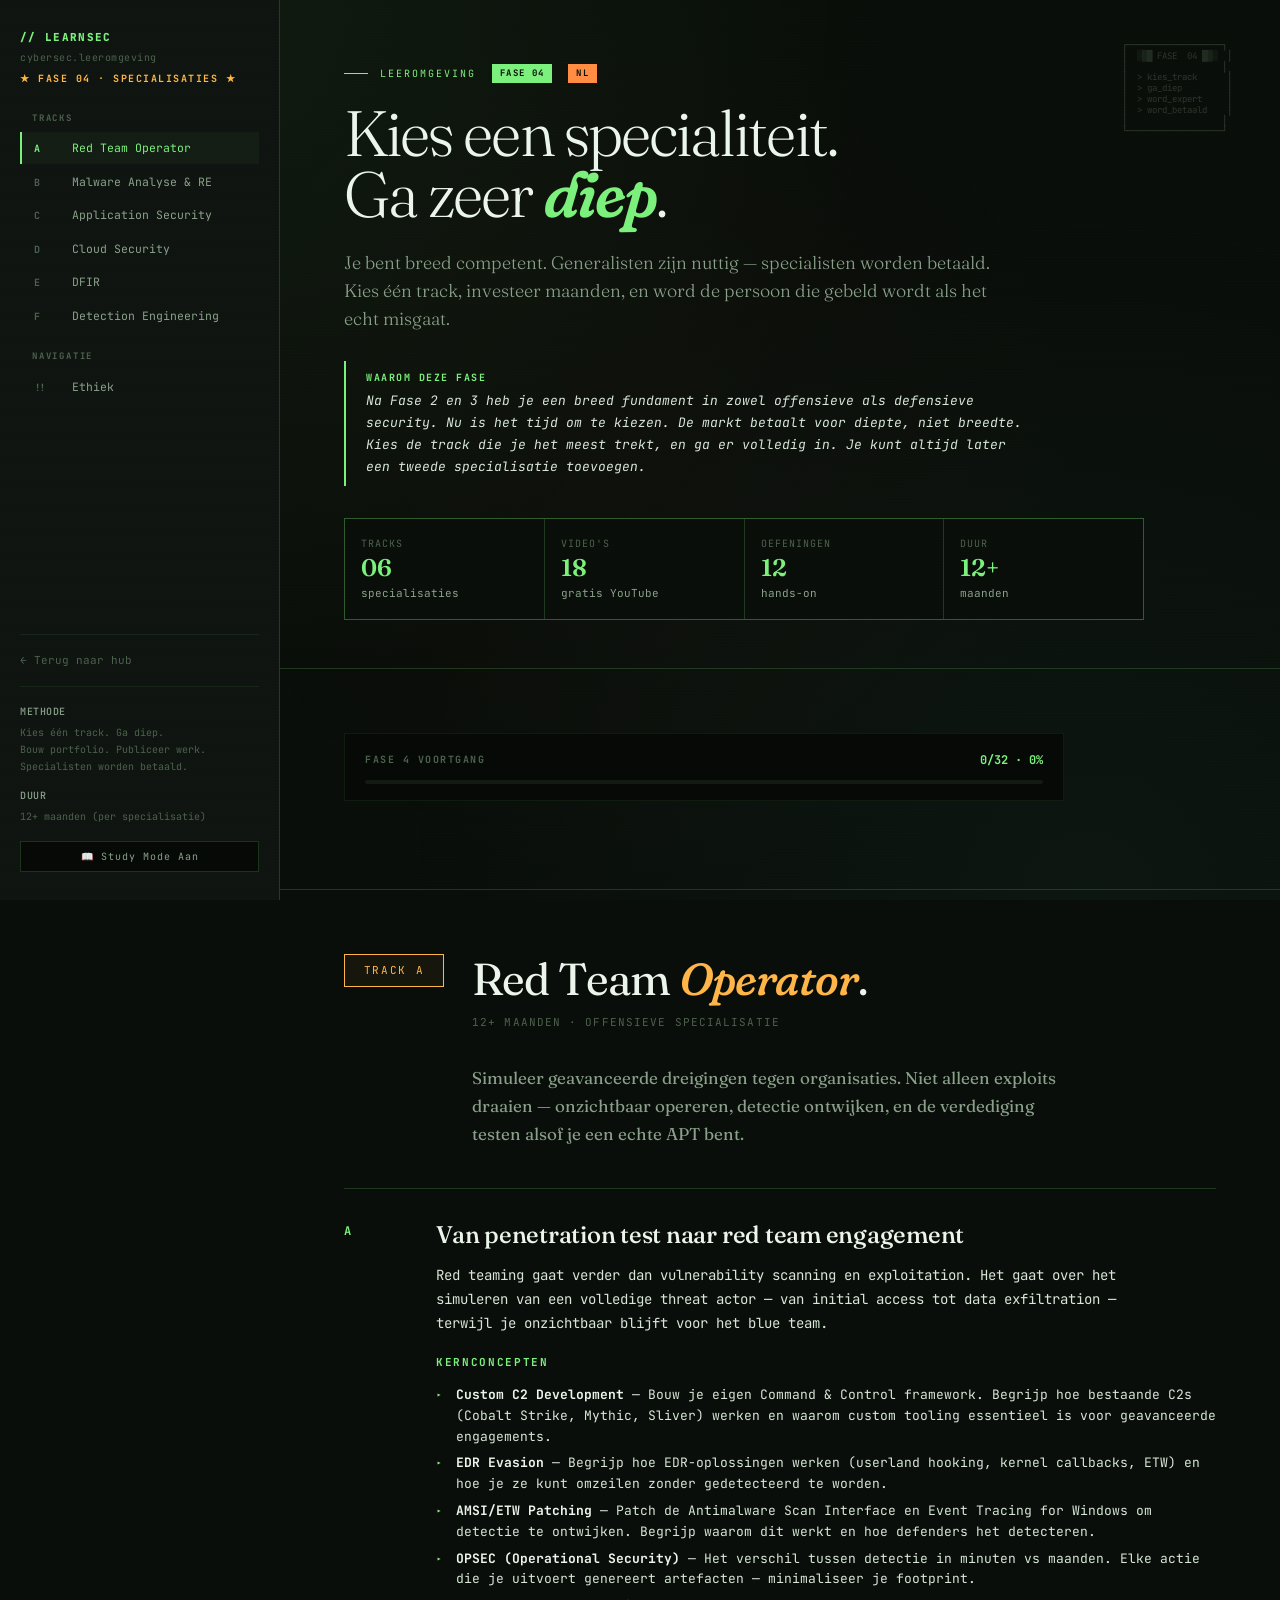
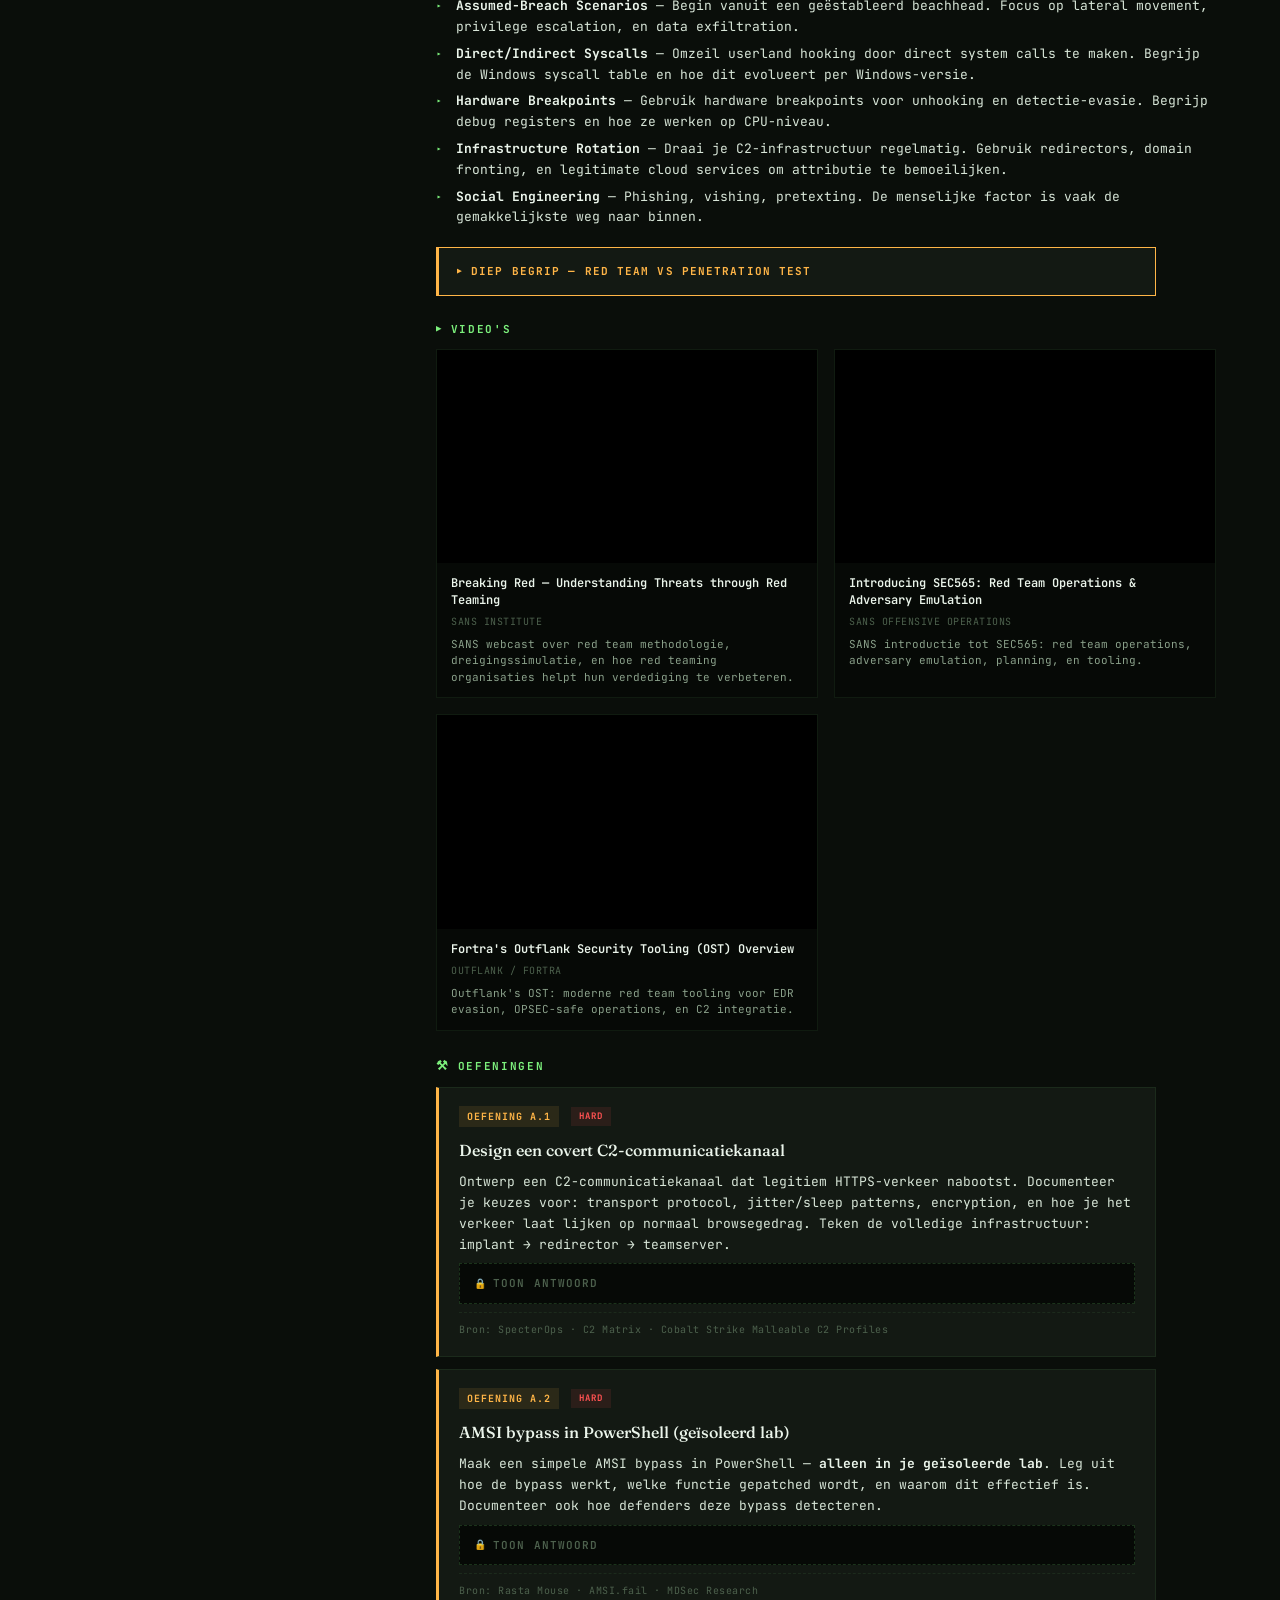
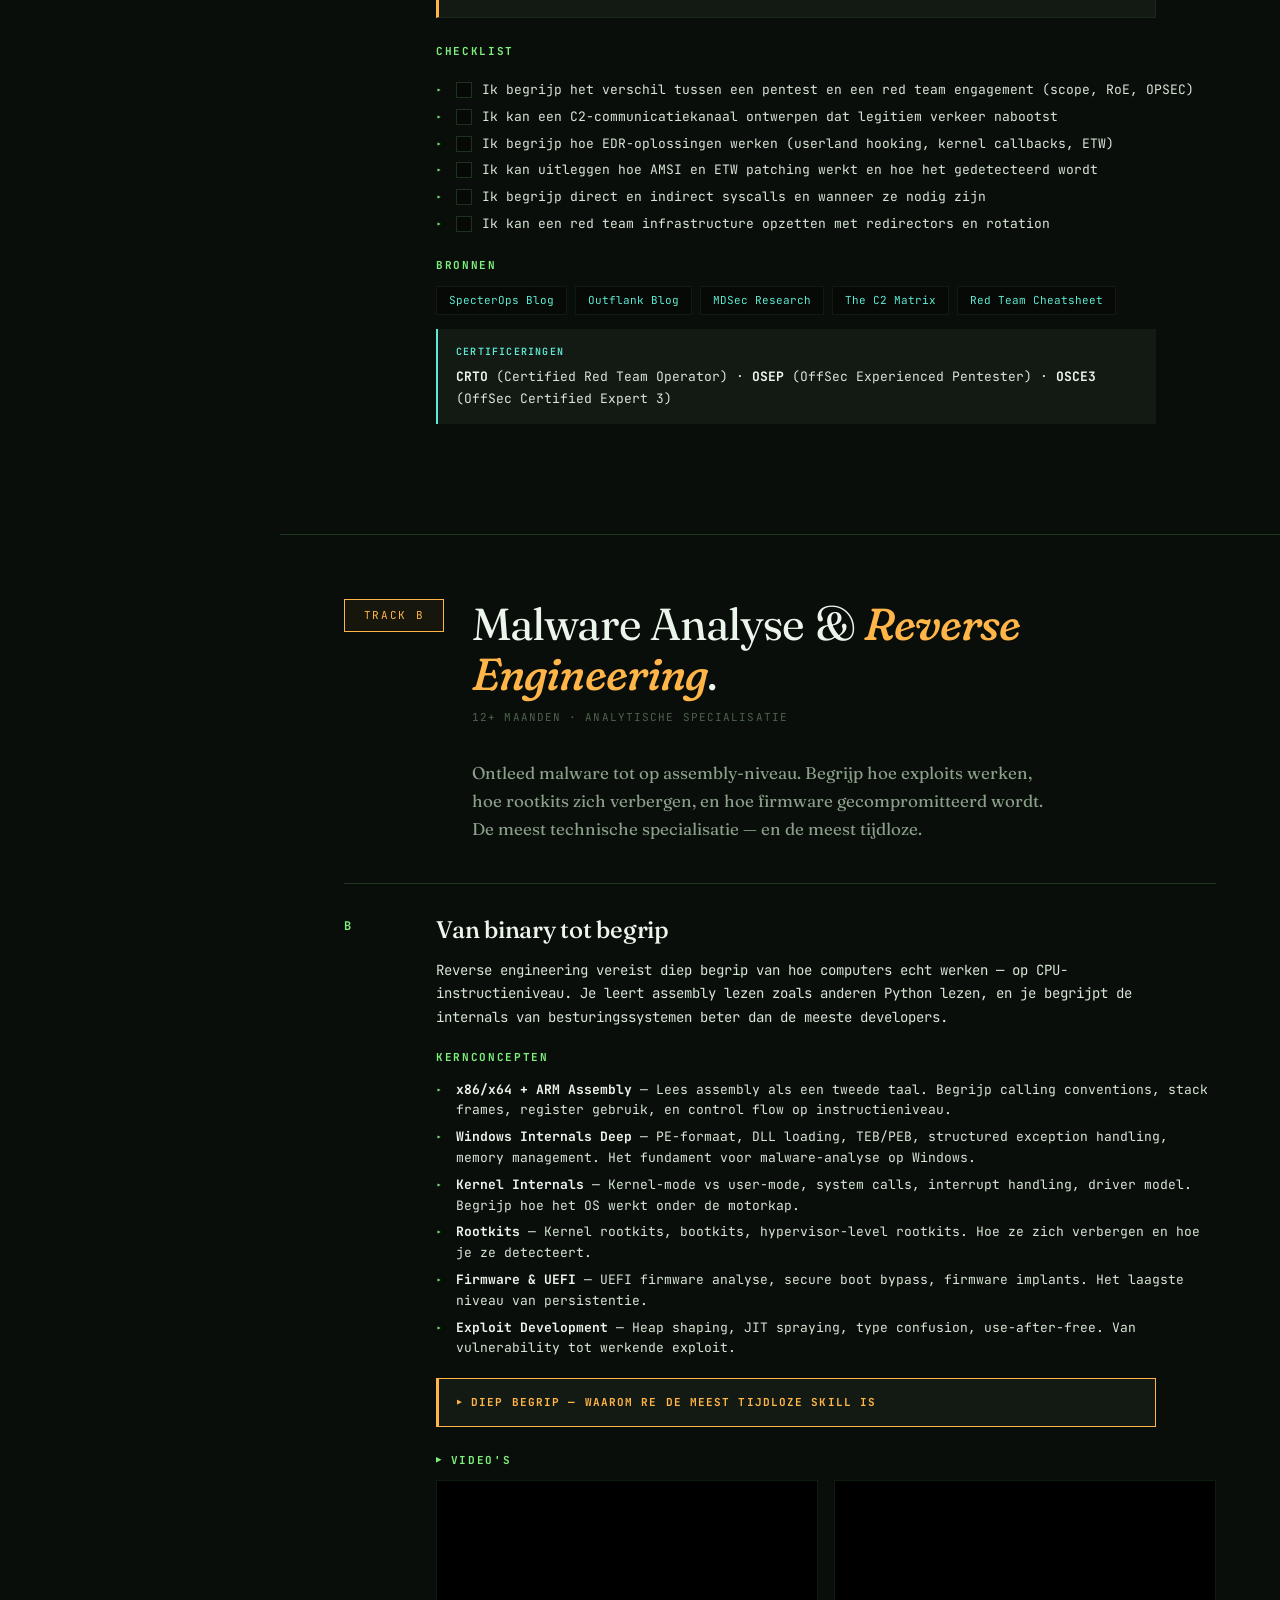
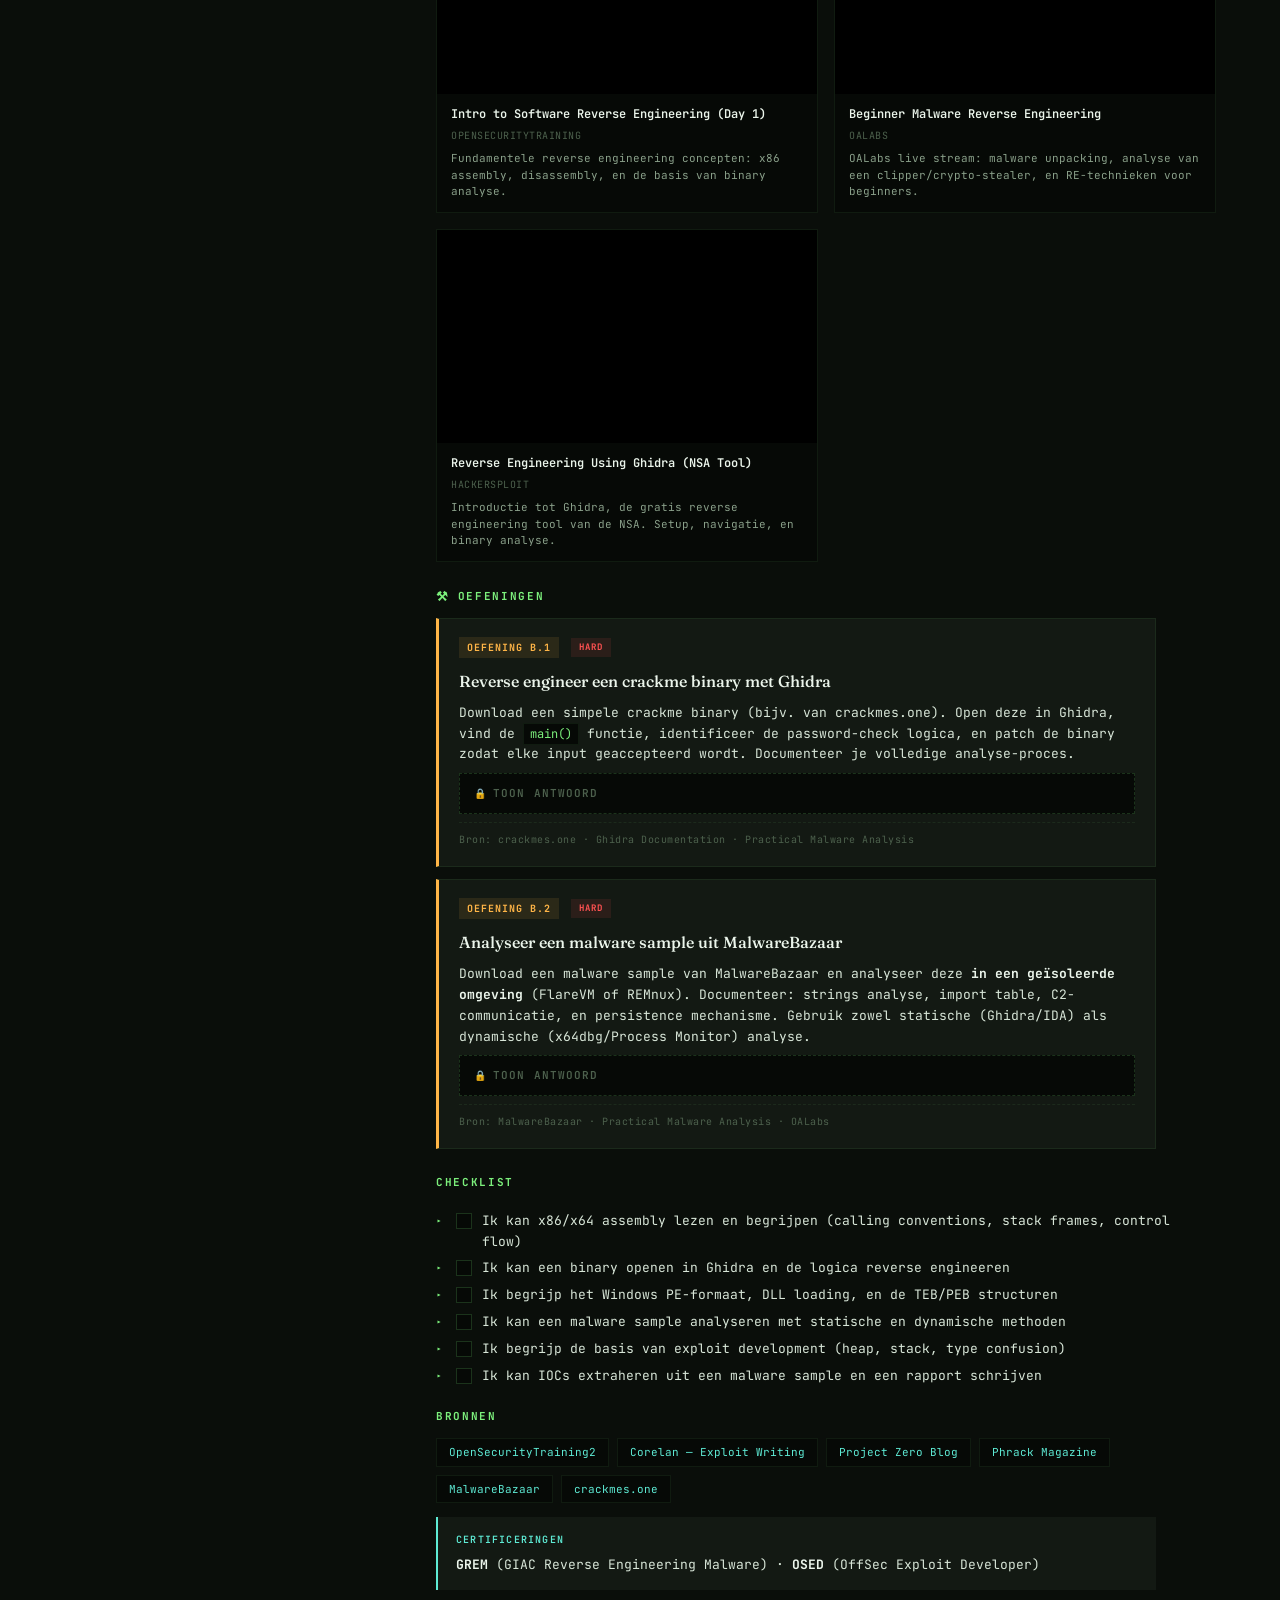
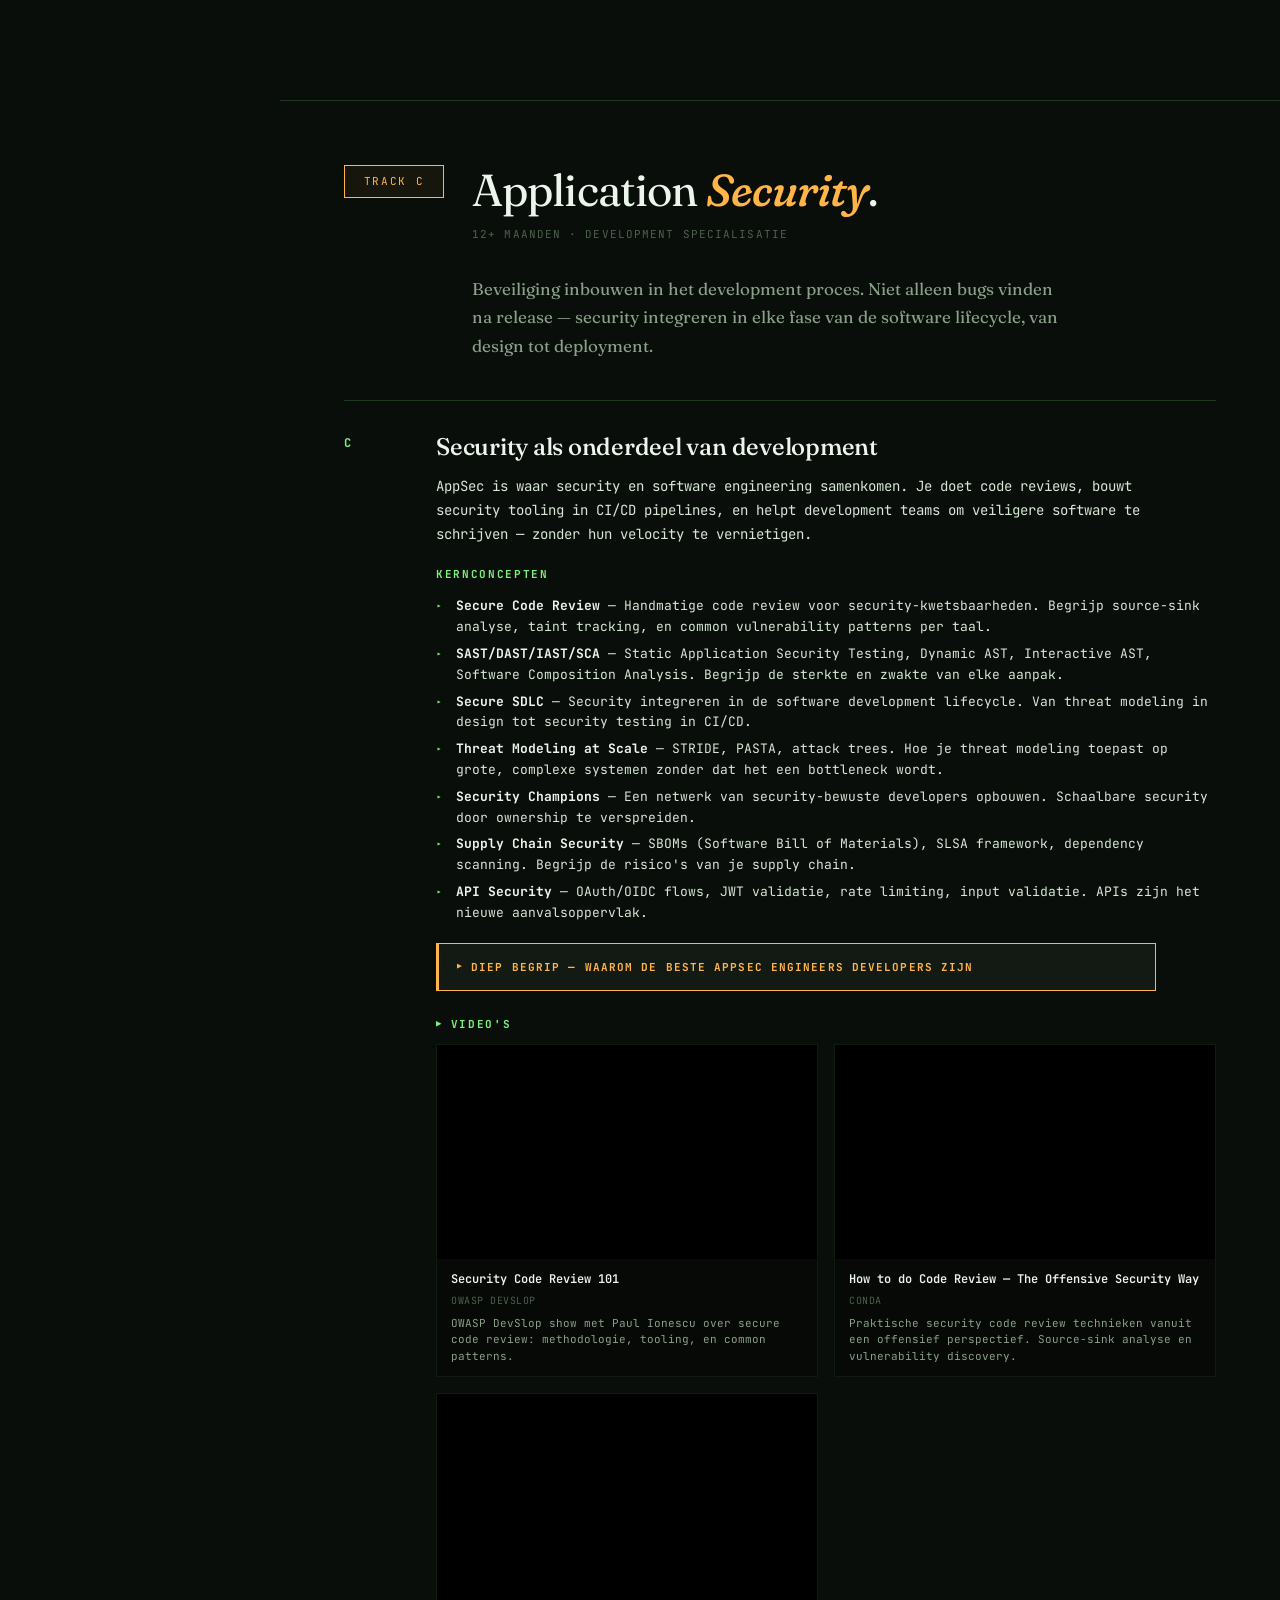
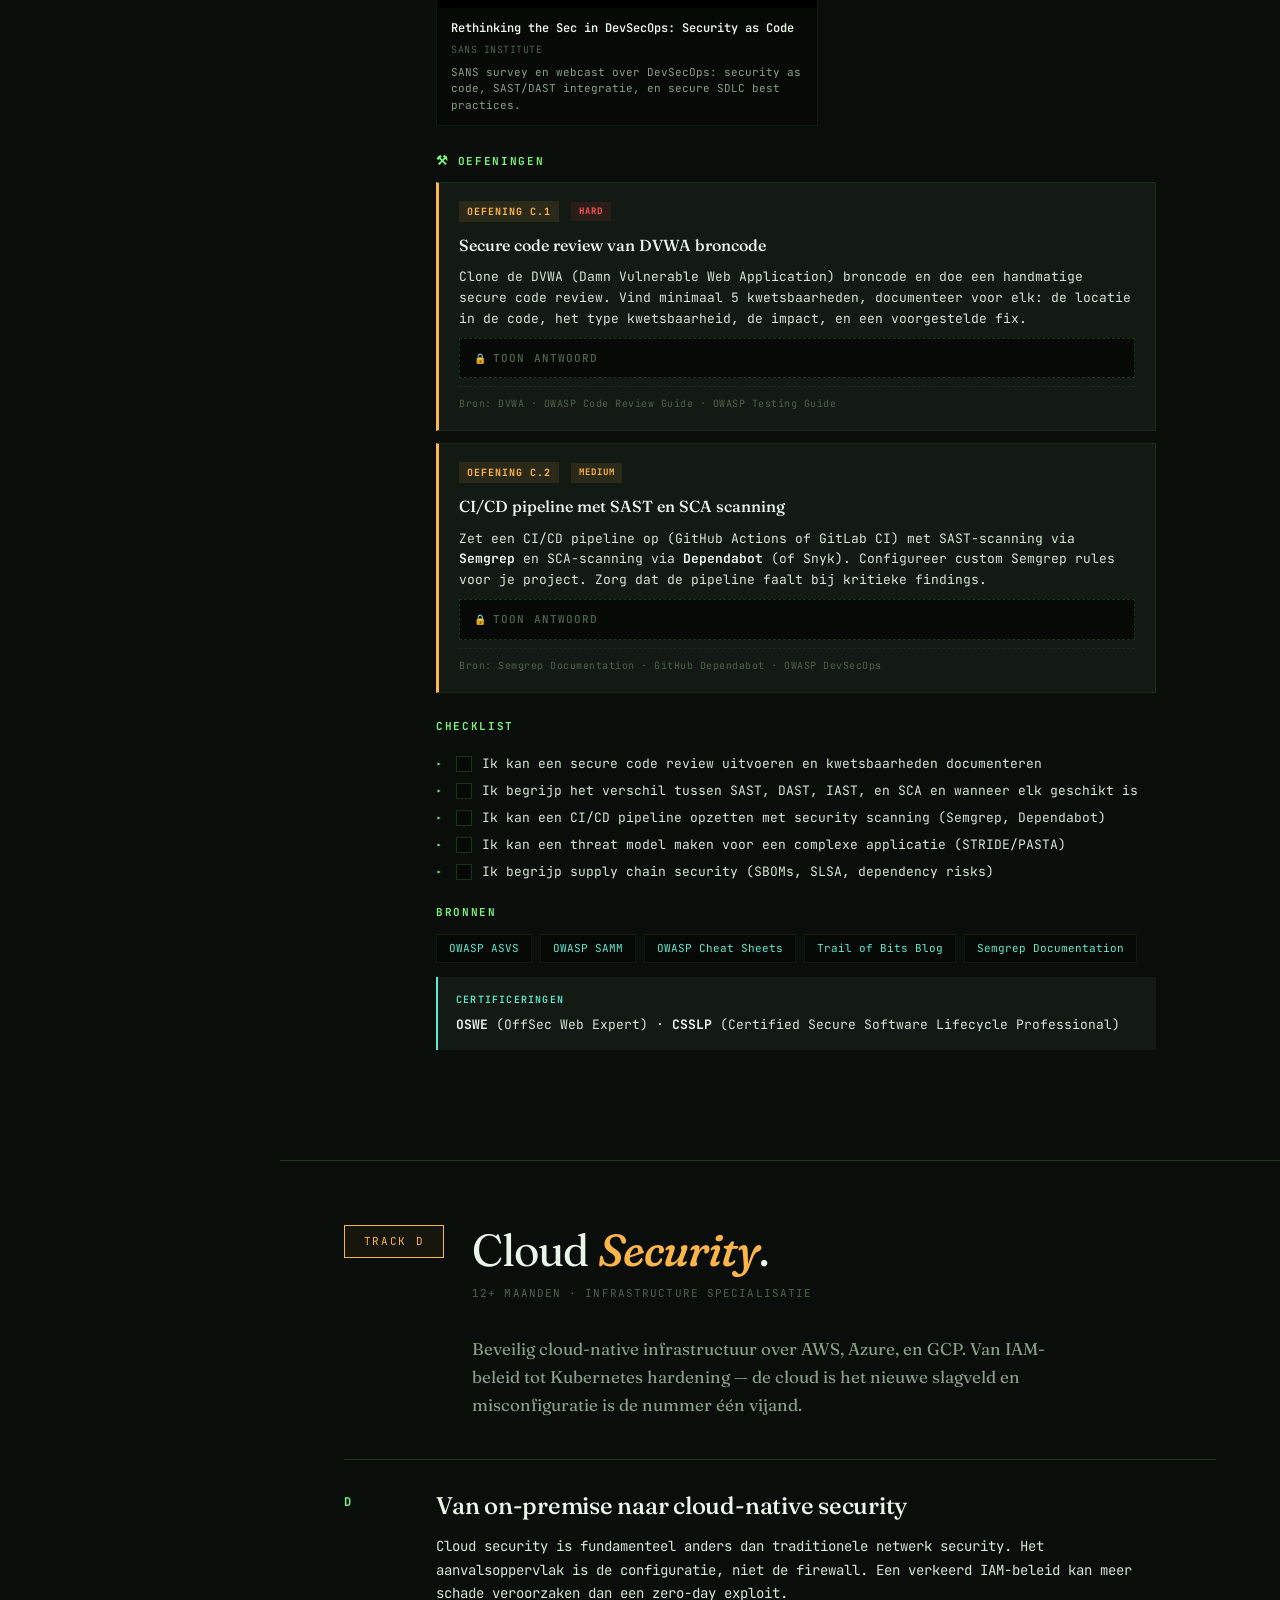
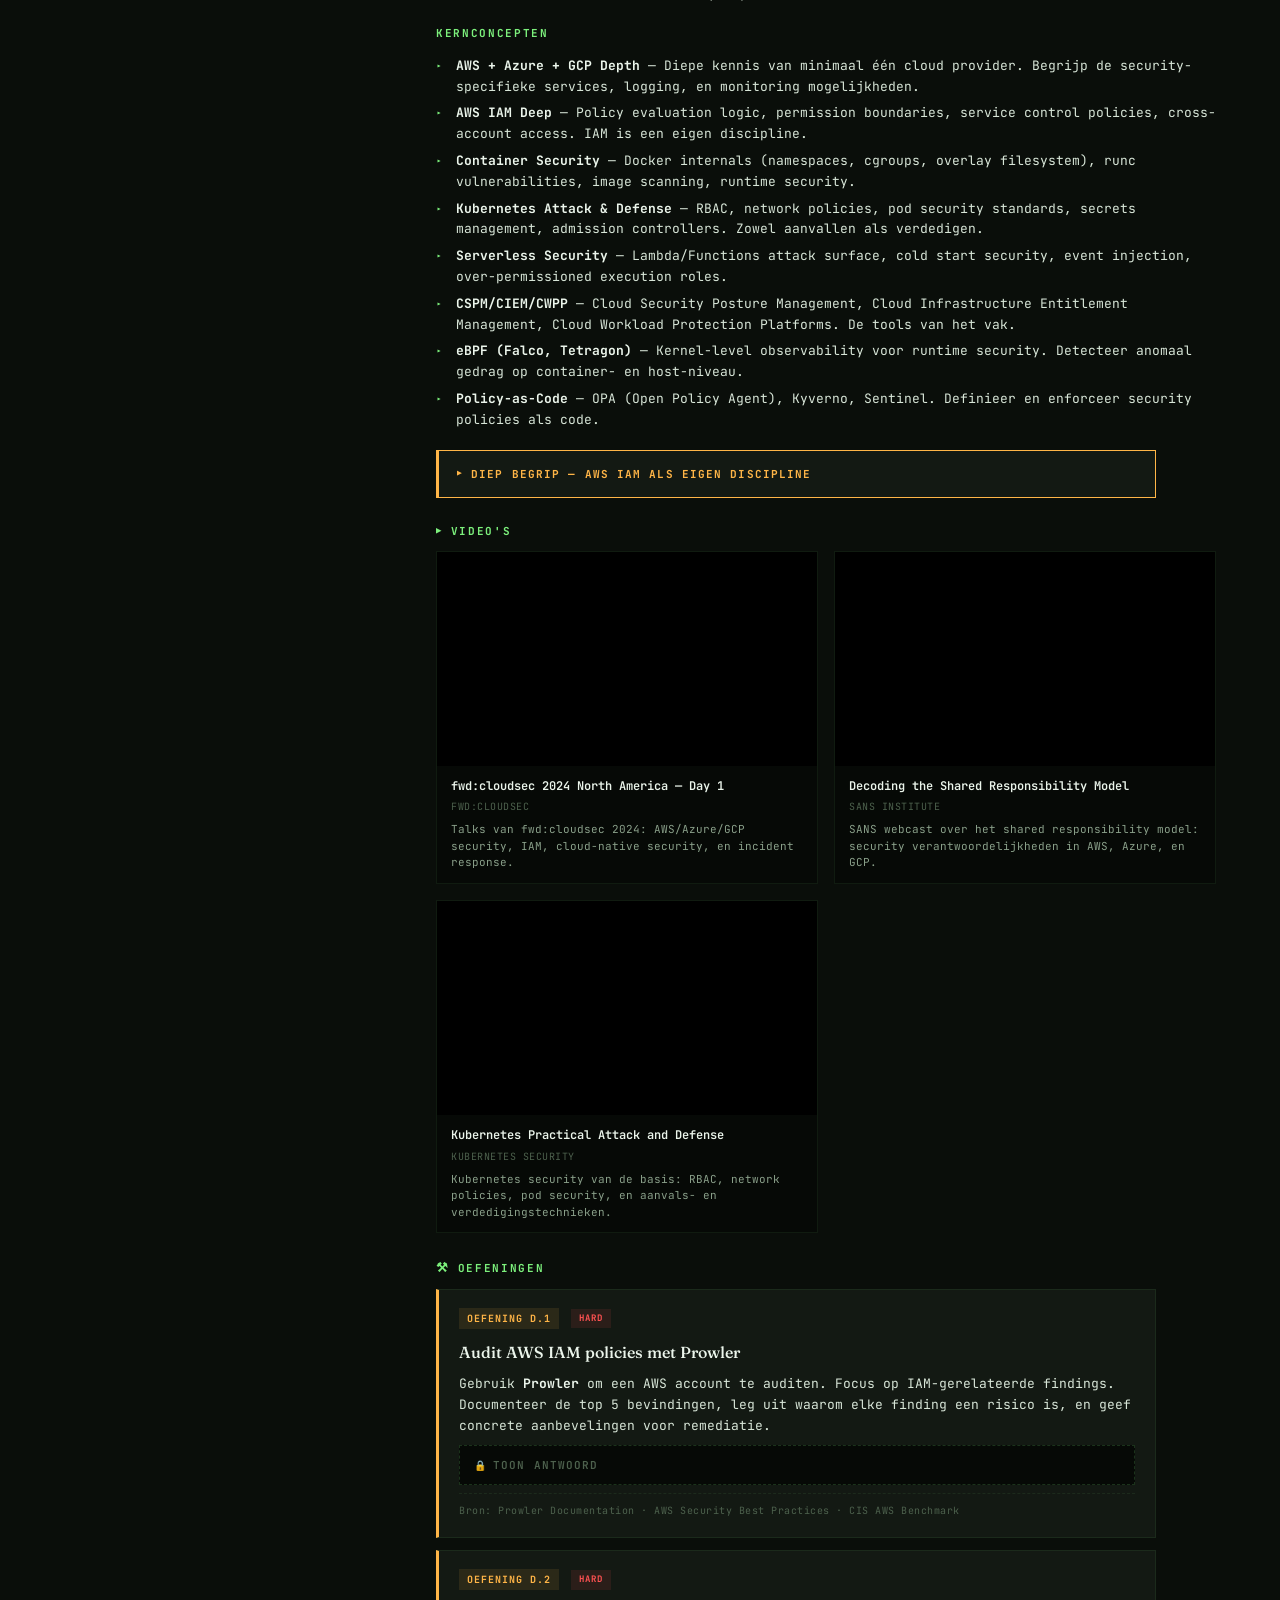
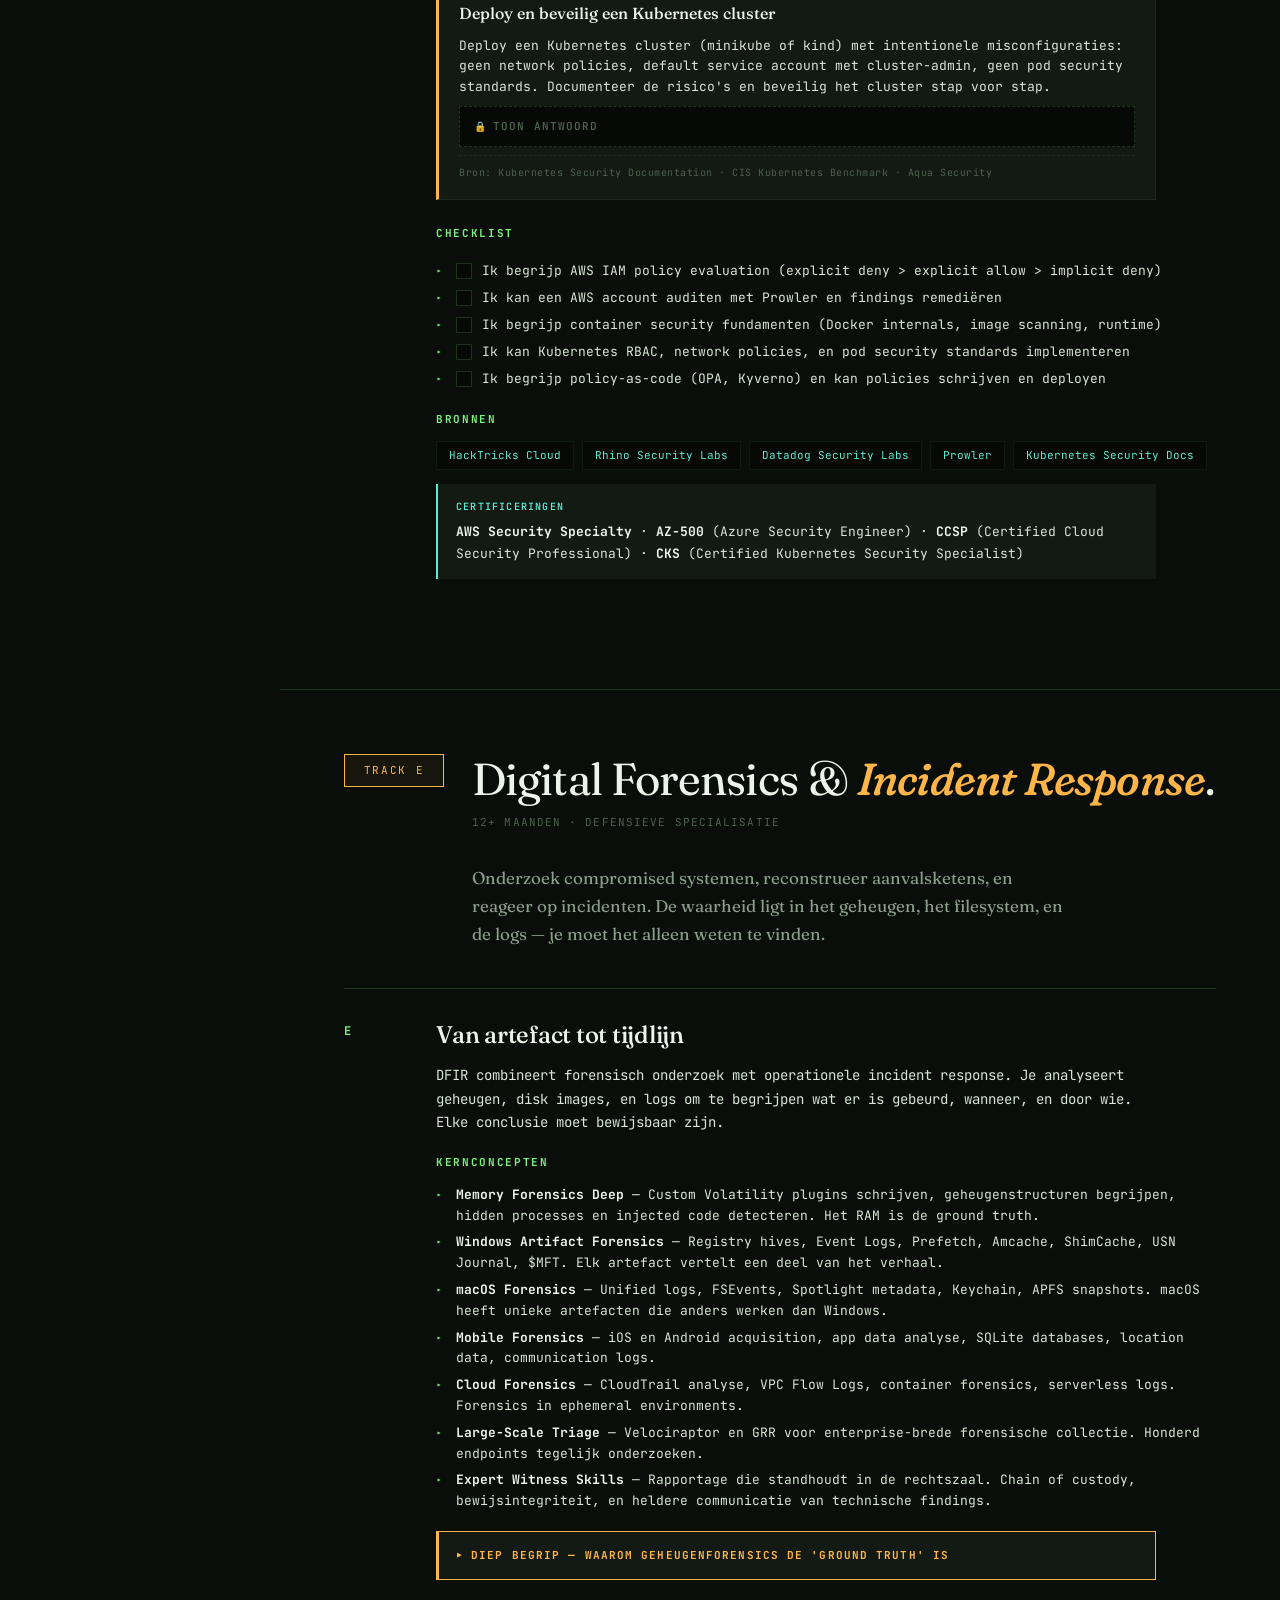
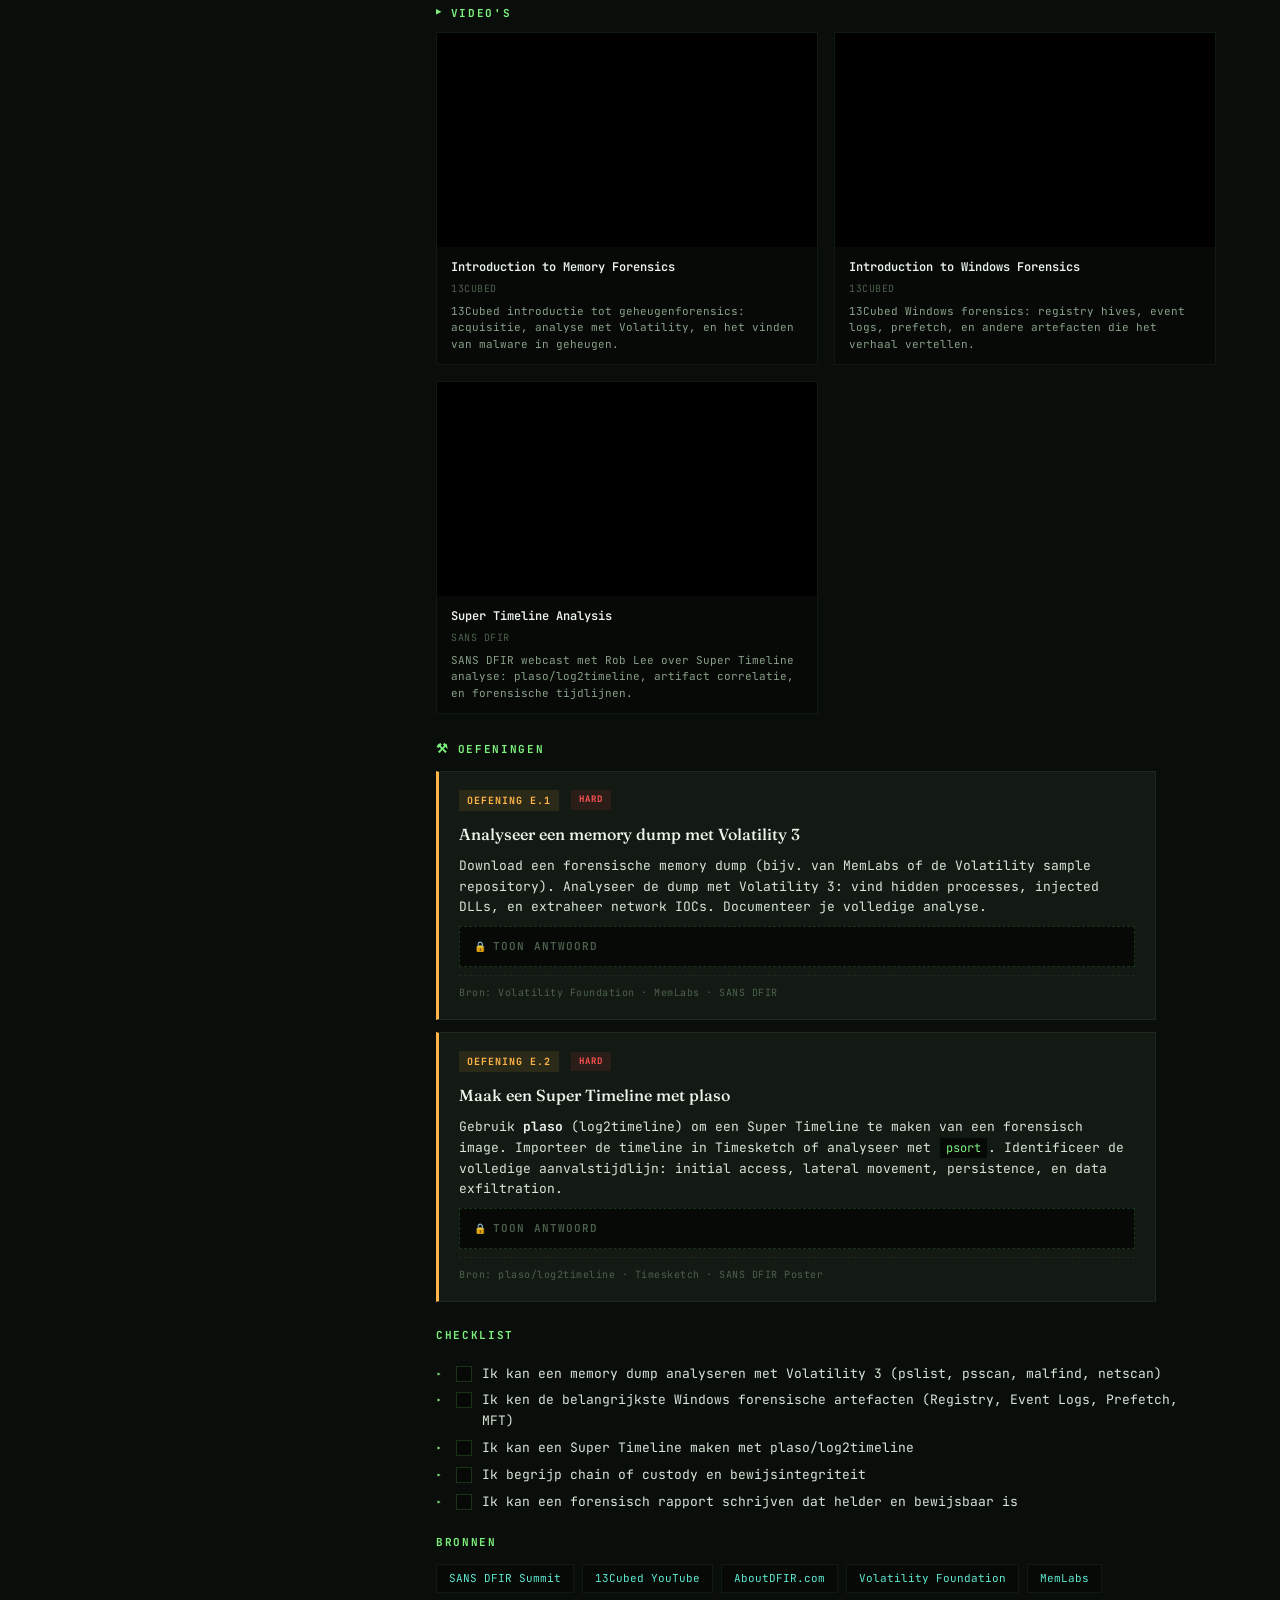
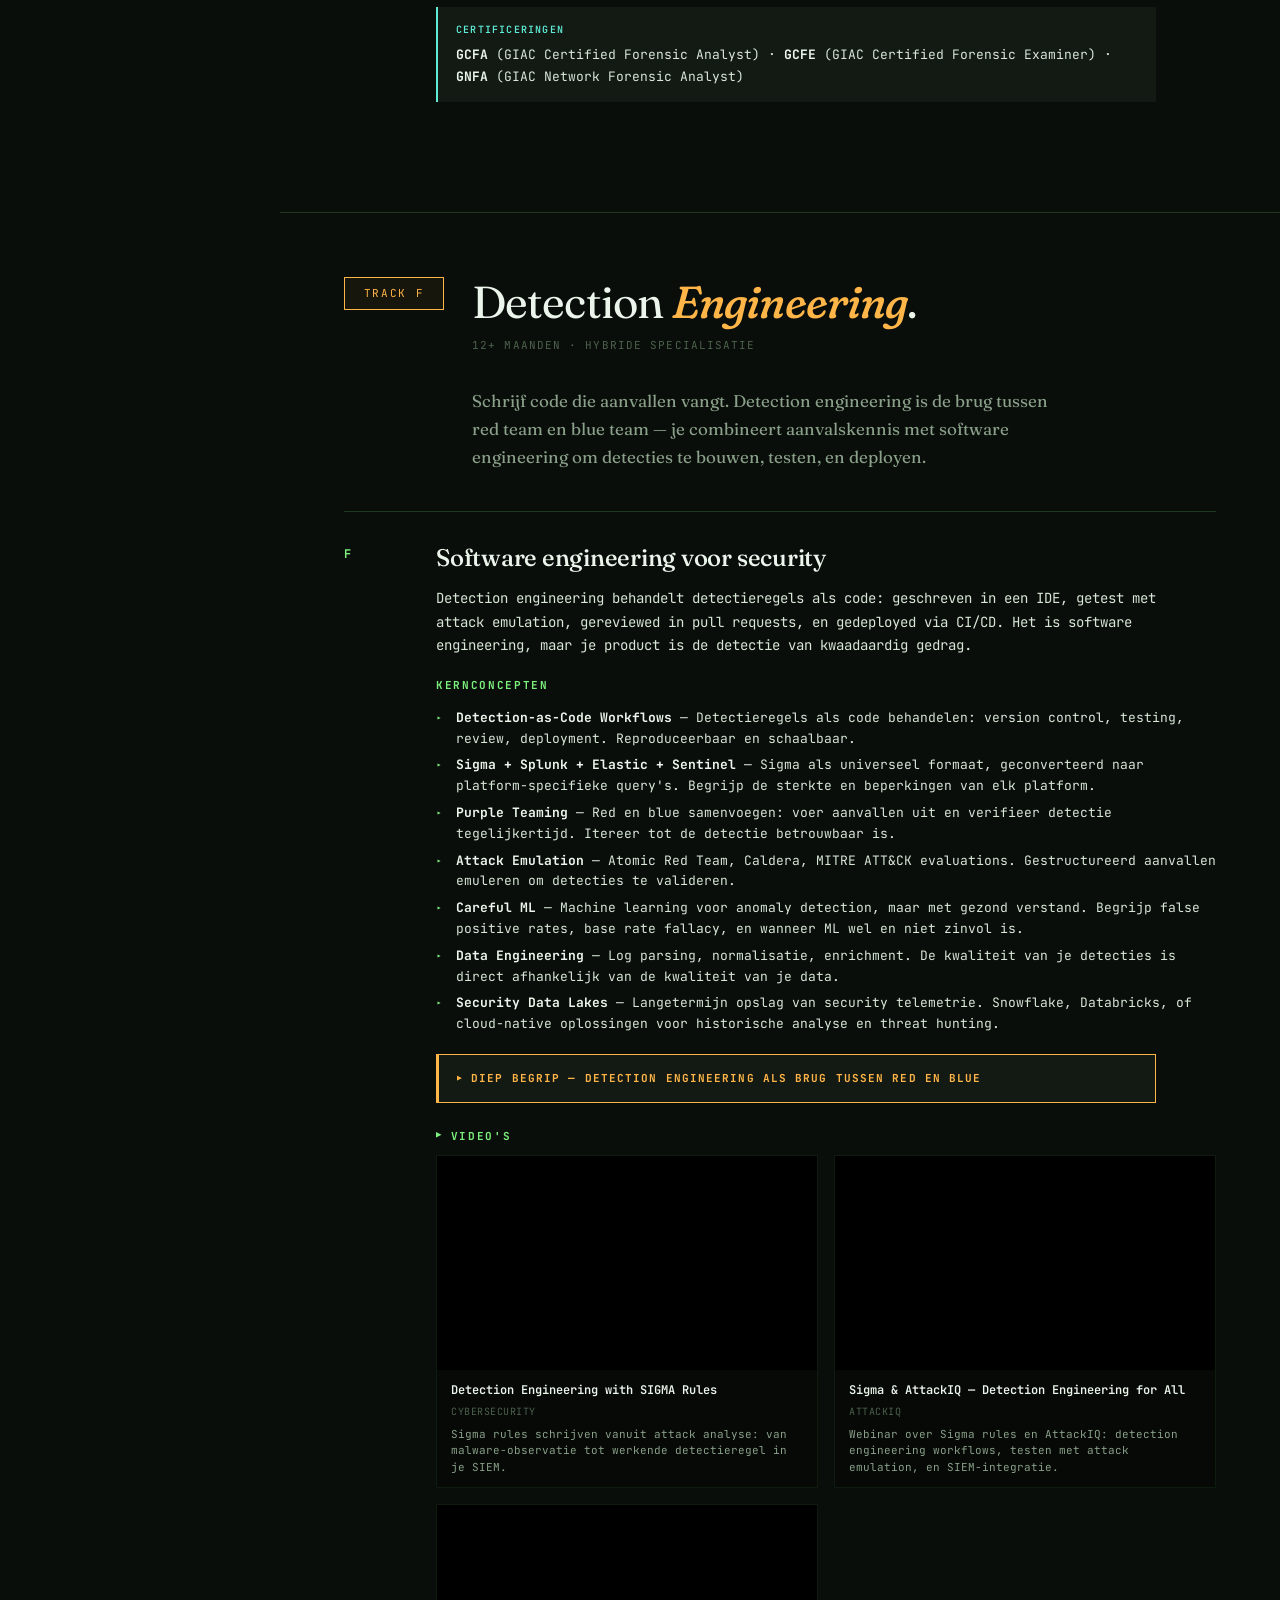
<file: pages/fase-4.html>
<!DOCTYPE html>
<html lang="nl">
<head>
<meta charset="UTF-8">
<meta name="viewport" content="width=device-width, initial-scale=1.0">
<meta name="phase-id" content="fase-4">
<title>Fase 4 // Specialisaties // LearnSec</title>
<link rel="preconnect" href="https://fonts.googleapis.com">
<link rel="preconnect" href="https://fonts.gstatic.com" crossorigin>
<link href="https://fonts.googleapis.com/css2?family=JetBrains+Mono:wght@300;400;500;700;800&family=Fraunces:opsz,wght,SOFT@9..144,300;9..144,400;9..144,600;9..144,800&display=swap" rel="stylesheet">
<link rel="stylesheet" href="../css/style.css">
<script>try{if(localStorage.getItem('learnsec_study_mode')==='on')document.documentElement.setAttribute('data-study','on')}catch(e){}</script>
<style>
details.deep-understanding {
  background: var(--bg-panel);
  border: 1px solid var(--accent-amber);
  border-left: 3px solid var(--accent-amber);
  margin: 16px 0;
  max-width: 720px;
}
details.deep-understanding summary {
  padding: 14px 18px;
  cursor: pointer;
  font-family: var(--mono);
  font-size: 11px;
  font-weight: 700;
  letter-spacing: 0.1em;
  color: var(--accent-amber);
  text-transform: uppercase;
  user-select: none;
}
details.deep-understanding summary:hover { background: rgba(255,181,71,0.05); }
details.deep-understanding[open] summary { border-bottom: 1px solid var(--rule-soft); }
details.deep-understanding .deep-content {
  padding: 18px;
  font-size: 13px;
  line-height: 1.7;
  color: var(--ink);
}
details.deep-understanding .deep-content p { margin-bottom: 12px; max-width: none; }
details.deep-understanding .deep-content code {
  font-family: var(--mono);
  background: var(--bg-deep);
  color: var(--accent);
  padding: 2px 6px;
  font-size: 12px;
}

details.answer-reveal {
  background: var(--bg-deep);
  border: 1px dashed var(--rule);
  margin: 8px 0;
  max-width: 720px;
}
details.answer-reveal summary {
  padding: 10px 14px;
  cursor: pointer;
  font-size: 11px;
  color: var(--ink-faint);
  letter-spacing: 0.1em;
  font-weight: 600;
  user-select: none;
}
details.answer-reveal summary:hover { color: var(--accent); }
details.answer-reveal .answer-content {
  padding: 14px;
  font-size: 13px;
  line-height: 1.6;
  color: var(--ink-dim);
  border-top: 1px dashed var(--rule-soft);
}
</style>
</head>
<body>

<button class="hamburger-btn" aria-label="Menu" aria-expanded="false"><span class="bar"></span><span class="bar"></span><span class="bar"></span></button>
<div class="sidebar-backdrop"></div>

<div class="frame">

  <aside>
    <div class="brand">// LEARNSEC</div>
    <div class="brand-sub">cybersec.leeromgeving</div>
    <div class="edition">&#9733; FASE 04 &middot; SPECIALISATIES &#9733;</div>

    <div class="nav-section">
      <div class="nav-section-title">TRACKS</div>
      <nav>
        <a href="#track-a" class="active"><span class="num">A</span>Red Team Operator</a>
        <a href="#track-b"><span class="num">B</span>Malware Analyse &amp; RE</a>
        <a href="#track-c"><span class="num">C</span>Application Security</a>
        <a href="#track-d"><span class="num">D</span>Cloud Security</a>
        <a href="#track-e"><span class="num">E</span>DFIR</a>
        <a href="#track-f"><span class="num">F</span>Detection Engineering</a>
      </nav>
    </div>

    <div class="nav-section">
      <div class="nav-section-title">NAVIGATIE</div>
      <nav>
        <a href="#ethics"><span class="num">!!</span>Ethiek</a>
      </nav>
    </div>

    <div class="back-link">
      <a href="../index.html">&larr; Terug naar hub</a>
    </div>

    <div class="meta">
      <strong>METHODE</strong>
      Kies &eacute;&eacute;n track. Ga diep.<br>
      Bouw portfolio. Publiceer werk.<br>
      Specialisten worden betaald.
      <strong>DUUR</strong>
      12+ maanden (per specialisatie)
    </div>
    <button class="study-toggle-btn" aria-pressed="false">&#128214; Study Mode Aan</button>
  </aside>

  <main id="top">

    <!-- HERO -->
    <div class="hero">
      <div class="ascii-dec">&#9484;&#9472;&#9472;&#9472;&#9472;&#9472;&#9472;&#9472;&#9472;&#9472;&#9472;&#9472;&#9472;&#9472;&#9472;&#9472;&#9472;&#9472;&#9472;&#9472;&#9488;
&#9474;  &#9617;&#9618;&#9619; FASE  04 &#9619;&#9618;&#9617;  &#9474;
&#9474;                   &#9474;
&#9474;  > kies_track      &#9474;
&#9474;  > ga_diep         &#9474;
&#9474;  > word_expert     &#9474;
&#9474;  > word_betaald    &#9474;
&#9474;                   &#9474;
&#9492;&#9472;&#9472;&#9472;&#9472;&#9472;&#9472;&#9472;&#9472;&#9472;&#9472;&#9472;&#9472;&#9472;&#9472;&#9472;&#9472;&#9472;&#9472;&#9472;&#9496;</div>

      <div class="tag">LEEROMGEVING <span class="phase-badge">FASE 04</span><span class="lang">NL</span></div>
      <h1>Kies een specialiteit.<br>Ga zeer <em>diep</em>.</h1>
      <p class="lede">Je bent breed competent. Generalisten zijn nuttig &mdash; specialisten worden betaald. Kies &eacute;&eacute;n track, investeer maanden, en word de persoon die gebeld wordt als het echt misgaat.</p>

      <div class="philosophy">
        <strong>WAAROM DEZE FASE</strong>
        Na Fase 2 en 3 heb je een breed fundament in zowel offensieve als defensieve security. Nu is het tijd om te kiezen. De markt betaalt voor diepte, niet breedte. Kies de track die je het meest trekt, en ga er volledig in. Je kunt altijd later een tweede specialisatie toevoegen.
      </div>

      <div class="hero-stats">
        <div class="stat"><div class="k">TRACKS</div><div class="v">06</div><div class="u">specialisaties</div></div>
        <div class="stat"><div class="k">VIDEO'S</div><div class="v">18</div><div class="u">gratis YouTube</div></div>
        <div class="stat"><div class="k">OEFENINGEN</div><div class="v">12</div><div class="u">hands-on</div></div>
        <div class="stat"><div class="k">DUUR</div><div class="v">12+</div><div class="u">maanden</div></div>
      </div>
    </div>

    <!-- GLOBAL PROGRESS -->
    <section>
      <div class="progress-bar-container" data-scope="page">
        <div class="progress-bar-header">
          <div class="progress-bar-label">FASE 4 VOORTGANG</div>
          <div class="progress-bar-pct">0/0 &middot; 0%</div>
        </div>
        <div class="progress-bar"><div class="fill"></div></div>
      </div>
    </section>

    <!-- ============================================================
         TRACK A — RED TEAM OPERATOR
         ============================================================ -->
    <section id="track-a" class="phase-4">
      <div class="section-head">
        <div class="badge">TRACK A</div>
        <div>
          <h2>Red Team <em>Operator</em>.</h2>
          <div class="duration">12+ MAANDEN &middot; OFFENSIEVE SPECIALISATIE</div>
        </div>
      </div>
      <p class="section-intro">Simuleer geavanceerde dreigingen tegen organisaties. Niet alleen exploits draaien &mdash; onzichtbaar opereren, detectie ontwijken, en de verdediging testen alsof je een echte APT bent.</p>

      <div class="modules">
        <div class="module">
          <div class="num">A</div>
          <div class="body">
            <h3>Van penetration test naar red team engagement</h3>
            <p class="desc">Red teaming gaat verder dan vulnerability scanning en exploitation. Het gaat over het simuleren van een volledige threat actor &mdash; van initial access tot data exfiltration &mdash; terwijl je onzichtbaar blijft voor het blue team.</p>

            <h4>Kernconcepten</h4>
            <ul>
              <li><strong>Custom C2 Development</strong> &mdash; Bouw je eigen Command &amp; Control framework. Begrijp hoe bestaande C2s (Cobalt Strike, Mythic, Sliver) werken en waarom custom tooling essentieel is voor geavanceerde engagements.</li>
              <li><strong>EDR Evasion</strong> &mdash; Begrijp hoe EDR-oplossingen werken (userland hooking, kernel callbacks, ETW) en hoe je ze kunt omzeilen zonder gedetecteerd te worden.</li>
              <li><strong>AMSI/ETW Patching</strong> &mdash; Patch de Antimalware Scan Interface en Event Tracing for Windows om detectie te ontwijken. Begrijp waarom dit werkt en hoe defenders het detecteren.</li>
              <li><strong>OPSEC (Operational Security)</strong> &mdash; Het verschil tussen detectie in minuten vs maanden. Elke actie die je uitvoert genereert artefacten &mdash; minimaliseer je footprint.</li>
              <li><strong>Assumed-Breach Scenarios</strong> &mdash; Begin vanuit een ge&euml;stableerd beachhead. Focus op lateral movement, privilege escalation, en data exfiltration.</li>
              <li><strong>Direct/Indirect Syscalls</strong> &mdash; Omzeil userland hooking door direct system calls te maken. Begrijp de Windows syscall table en hoe dit evolueert per Windows-versie.</li>
              <li><strong>Hardware Breakpoints</strong> &mdash; Gebruik hardware breakpoints voor unhooking en detectie-evasie. Begrijp debug registers en hoe ze werken op CPU-niveau.</li>
              <li><strong>Infrastructure Rotation</strong> &mdash; Draai je C2-infrastructuur regelmatig. Gebruik redirectors, domain fronting, en legitimate cloud services om attributie te bemoeilijken.</li>
              <li><strong>Social Engineering</strong> &mdash; Phishing, vishing, pretexting. De menselijke factor is vaak de gemakkelijkste weg naar binnen.</li>
            </ul>

            <!-- DEEP UNDERSTANDING -->
            <details class="deep-understanding">
              <summary>Diep Begrip &mdash; Red Team vs Penetration Test</summary>
              <div class="deep-content">
                <p>Het verschil tussen een penetration test en een red team engagement is fundamenteel en wordt vaak verkeerd begrepen.</p>
                <p>Een <strong>penetration test</strong> is scope-gebonden: test deze applicatie, dit netwerk, deze API. Het doel is zoveel mogelijk kwetsbaarheden vinden binnen een afgebakend doelwit. Tijd is beperkt (meestal 1-2 weken), en het blue team weet vaak dat er getest wordt.</p>
                <p>Een <strong>red team engagement</strong> is objective-gebonden: kun je bij de kroonjuwelen komen? Het doel is niet elke kwetsbaarheid vinden, maar &eacute;&eacute;n realistische aanvalsketen uitvoeren. De scope is de hele organisatie. Het blue team weet niet dat je er bent. Rules of engagement bepalen wat wel en niet mag.</p>
                <p>OPSEC maakt het verschil tussen detectie in <strong>minuten</strong> vs <strong>maanden</strong>. Een penetration tester mag luidruchtig zijn &mdash; een red team operator niet. Elke tool die je draait, elke connectie die je maakt, elke file die je aanraakt genereert artefacten. De kunst is om zo min mogelijk sporen achter te laten terwijl je je objectief bereikt.</p>
                <p>Dit is waarom custom tooling essentieel is: bekende tools hebben bekende signatures. Als je Cobalt Strike out-of-the-box gebruikt, detecteert elke fatsoenlijke EDR je binnen seconden. Custom C2, custom loaders, custom implants &mdash; dat is wat het verschil maakt.</p>
              </div>
            </details>

            <!-- VIDEOS -->
            <div class="video-section">
              <h4>Video's</h4>
              <div class="video-grid">

                <div class="video-card">
                  <div class="video-embed">
                    <iframe src="https://www.youtube.com/embed/QPmgV1SRTJY" allow="accelerometer; autoplay; clipboard-write; encrypted-media; gyroscope; picture-in-picture" allowfullscreen loading="lazy"></iframe>
                  </div>
                  <div class="video-info">
                    <div class="video-title">Breaking Red &mdash; Understanding Threats through Red Teaming</div>
                    <div class="video-channel">SANS INSTITUTE</div>
                    <div class="video-desc">SANS webcast over red team methodologie, dreigingssimulatie, en hoe red teaming organisaties helpt hun verdediging te verbeteren.</div>
                  </div>
                </div>

                <div class="video-card">
                  <div class="video-embed">
                    <iframe src="https://www.youtube.com/embed/TwLLL8Ain24" allow="accelerometer; autoplay; clipboard-write; encrypted-media; gyroscope; picture-in-picture" allowfullscreen loading="lazy"></iframe>
                  </div>
                  <div class="video-info">
                    <div class="video-title">Introducing SEC565: Red Team Operations &amp; Adversary Emulation</div>
                    <div class="video-channel">SANS OFFENSIVE OPERATIONS</div>
                    <div class="video-desc">SANS introductie tot SEC565: red team operations, adversary emulation, planning, en tooling.</div>
                  </div>
                </div>

                <div class="video-card">
                  <div class="video-embed">
                    <iframe src="https://www.youtube.com/embed/dnhTernCw7E" allow="accelerometer; autoplay; clipboard-write; encrypted-media; gyroscope; picture-in-picture" allowfullscreen loading="lazy"></iframe>
                  </div>
                  <div class="video-info">
                    <div class="video-title">Fortra's Outflank Security Tooling (OST) Overview</div>
                    <div class="video-channel">OUTFLANK / FORTRA</div>
                    <div class="video-desc">Outflank's OST: moderne red team tooling voor EDR evasion, OPSEC-safe operations, en C2 integratie.</div>
                  </div>
                </div>

              </div>
            </div>

            <!-- EXERCISES -->
            <div class="exercise-section">
              <h4>Oefeningen</h4>

              <div class="exercise">
                <div class="exercise-header">
                  <div class="exercise-num">OEFENING A.1</div>
                  <div class="exercise-difficulty hard">HARD</div>
                </div>
                <div class="exercise-title">Design een covert C2-communicatiekanaal</div>
                <div class="exercise-desc">
                  Ontwerp een C2-communicatiekanaal dat legitiem HTTPS-verkeer nabootst. Documenteer je keuzes voor: transport protocol, jitter/sleep patterns, encryption, en hoe je het verkeer laat lijken op normaal browsegedrag. Teken de volledige infrastructuur: implant &rarr; redirector &rarr; teamserver.
                </div>
                <details class="answer-reveal">
                  <summary>TOON ANTWOORD</summary>
                  <div class="answer-content">
                    Gebruik <strong>domain fronting</strong> of legitieme cloud services (Azure, AWS CloudFront) als redirectors. Implementeer <strong>jitter en sleep patterns</strong> &mdash; varieer de callback-intervallen (bijv. 60s &plusmn; 30% jitter) zodat het verkeer niet periodiek is. Gebruik <strong>malleable C2 profiles</strong> om HTTP headers, URI paths, en body encoding te configureren zodat het verkeer op normaal webverkeer lijkt. Encrypt de payload met <strong>TLS binnen standaard HTTPS naar een CDN</strong>, zodat zelfs deep packet inspection alleen TLS-verkeer naar een legitieme CDN ziet. Voeg random padding toe aan payloads om vaste pakketgroottes te voorkomen.
                  </div>
                </details>
                <div class="exercise-source">Bron: SpecterOps &middot; C2 Matrix &middot; Cobalt Strike Malleable C2 Profiles</div>
              </div>

              <div class="exercise">
                <div class="exercise-header">
                  <div class="exercise-num">OEFENING A.2</div>
                  <div class="exercise-difficulty hard">HARD</div>
                </div>
                <div class="exercise-title">AMSI bypass in PowerShell (ge&iuml;soleerd lab)</div>
                <div class="exercise-desc">
                  Maak een simpele AMSI bypass in PowerShell &mdash; <strong>alleen in je ge&iuml;soleerde lab</strong>. Leg uit hoe de bypass werkt, welke functie gepatched wordt, en waarom dit effectief is. Documenteer ook hoe defenders deze bypass detecteren.
                </div>
                <details class="answer-reveal">
                  <summary>TOON ANTWOORD</summary>
                  <div class="answer-content">
                    De klassieke aanpak patched <code>amsi.dll</code>'s <strong>AmsiScanBuffer</strong> functie om altijd <code>AMSI_RESULT_CLEAN</code> te retourneren. Dit werkt omdat AMSI een userland DLL is die door PowerShell geladen wordt &mdash; als je het geheugen van de eigen process kunt aanpassen, kun je de scanfunctie neutraliseren. Defenders detecteren dit via: <strong>ETW events</strong> (AMSI-gerelateerde ETW providers loggen bypass-pogingen), <strong>memory scanning</strong> (EDR kan de integrity van amsi.dll in geheugen verifi&euml;ren), en <strong>script block logging</strong> (de bypass-code zelf wordt soms gelogd voordat AMSI gepatched is). Moderne varianten gebruiken indirect patching of hardware breakpoints om detectie te vermijden.
                  </div>
                </details>
                <div class="exercise-source">Bron: Rasta Mouse &middot; AMSI.fail &middot; MDSec Research</div>
              </div>
            </div>

            <!-- CHECKLIST -->
            <h4>Checklist</h4>
            <ul class="checklist">
              <li><input type="checkbox" id="f4-a01"> Ik begrijp het verschil tussen een pentest en een red team engagement (scope, RoE, OPSEC)</li>
              <li><input type="checkbox" id="f4-a02"> Ik kan een C2-communicatiekanaal ontwerpen dat legitiem verkeer nabootst</li>
              <li><input type="checkbox" id="f4-a03"> Ik begrijp hoe EDR-oplossingen werken (userland hooking, kernel callbacks, ETW)</li>
              <li><input type="checkbox" id="f4-a04"> Ik kan uitleggen hoe AMSI en ETW patching werkt en hoe het gedetecteerd wordt</li>
              <li><input type="checkbox" id="f4-a05"> Ik begrijp direct en indirect syscalls en wanneer ze nodig zijn</li>
              <li><input type="checkbox" id="f4-a06"> Ik kan een red team infrastructure opzetten met redirectors en rotation</li>
            </ul>

            <!-- RESOURCES -->
            <h4>Bronnen</h4>
            <div class="resource-links">
              <a href="https://posts.specterops.io/" target="_blank" rel="noopener">SpecterOps Blog</a>
              <a href="https://outflank.nl/blog/" target="_blank" rel="noopener">Outflank Blog</a>
              <a href="https://www.mdsec.co.uk/knowledge-centre/" target="_blank" rel="noopener">MDSec Research</a>
              <a href="https://www.thec2matrix.com/" target="_blank" rel="noopener">The C2 Matrix</a>
              <a href="https://github.com/RistBS/Awesome-RedTeam-Cheatsheet" target="_blank" rel="noopener">Red Team Cheatsheet</a>
            </div>

            <div class="callout resources">
              <strong class="label">Certificeringen</strong>
              <strong>CRTO</strong> (Certified Red Team Operator) &middot; <strong>OSEP</strong> (OffSec Experienced Pentester) &middot; <strong>OSCE3</strong> (OffSec Certified Expert 3)
            </div>

          </div>
        </div>
      </div>
    </section>

    <!-- ============================================================
         TRACK B — MALWARE ANALYSE & RE
         ============================================================ -->
    <section id="track-b" class="phase-4">
      <div class="section-head">
        <div class="badge">TRACK B</div>
        <div>
          <h2>Malware Analyse &amp; <em>Reverse Engineering</em>.</h2>
          <div class="duration">12+ MAANDEN &middot; ANALYTISCHE SPECIALISATIE</div>
        </div>
      </div>
      <p class="section-intro">Ontleed malware tot op assembly-niveau. Begrijp hoe exploits werken, hoe rootkits zich verbergen, en hoe firmware gecompromitteerd wordt. De meest technische specialisatie &mdash; en de meest tijdloze.</p>

      <div class="modules">
        <div class="module">
          <div class="num">B</div>
          <div class="body">
            <h3>Van binary tot begrip</h3>
            <p class="desc">Reverse engineering vereist diep begrip van hoe computers echt werken &mdash; op CPU-instructieniveau. Je leert assembly lezen zoals anderen Python lezen, en je begrijpt de internals van besturingssystemen beter dan de meeste developers.</p>

            <h4>Kernconcepten</h4>
            <ul>
              <li><strong>x86/x64 + ARM Assembly</strong> &mdash; Lees assembly als een tweede taal. Begrijp calling conventions, stack frames, register gebruik, en control flow op instructieniveau.</li>
              <li><strong>Windows Internals Deep</strong> &mdash; PE-formaat, DLL loading, TEB/PEB, structured exception handling, memory management. Het fundament voor malware-analyse op Windows.</li>
              <li><strong>Kernel Internals</strong> &mdash; Kernel-mode vs user-mode, system calls, interrupt handling, driver model. Begrijp hoe het OS werkt onder de motorkap.</li>
              <li><strong>Rootkits</strong> &mdash; Kernel rootkits, bootkits, hypervisor-level rootkits. Hoe ze zich verbergen en hoe je ze detecteert.</li>
              <li><strong>Firmware &amp; UEFI</strong> &mdash; UEFI firmware analyse, secure boot bypass, firmware implants. Het laagste niveau van persistentie.</li>
              <li><strong>Exploit Development</strong> &mdash; Heap shaping, JIT spraying, type confusion, use-after-free. Van vulnerability tot werkende exploit.</li>
            </ul>

            <!-- DEEP UNDERSTANDING -->
            <details class="deep-understanding">
              <summary>Diep Begrip &mdash; Waarom RE de meest tijdloze skill is</summary>
              <div class="deep-content">
                <p>Reverse engineering is de meest technische specialisatie in cybersecurity &mdash; en tegelijkertijd de specialisatie die de <strong>stabilste carri&egrave;re</strong> biedt.</p>
                <p>De reden is simpel: RE gaat over <strong>fundamenten</strong>, niet over tools. Tools veranderen elk jaar &mdash; IDA Pro wordt Ghidra wordt Binary Ninja &mdash; maar de onderliggende concepten zijn al decennia hetzelfde. x86 assembly is in de kern niet veranderd sinds de jaren '80. De Windows PE-structuur is stabiel sinds Windows NT. Zelfs als architecturen evolueren (ARM, RISC-V), zijn de principes identiek.</p>
                <p>Dit betekent dat elke dag die je investeert in RE <strong>compound returns</strong> oplevert. Je bouwt kennis die niet veroudert. Een exploit developer die heap shaping begrijpt kan dat begrip toepassen op elke heap allocator, in elk OS, voor de rest van hun carri&egrave;re.</p>
                <p>De keerzijde: de learning curve is steil. Je moet comfortabel zijn met assembly, begrijpen hoe geheugen werkt op byte-niveau, en geduld hebben om uren naar een debugger te staren. Maar als je dit pad kiest en volhoudt, ben je een van de weinige mensen ter wereld die echt begrijpt hoe software werkt.</p>
              </div>
            </details>

            <!-- VIDEOS -->
            <div class="video-section">
              <h4>Video's</h4>
              <div class="video-grid">

                <div class="video-card">
                  <div class="video-embed">
                    <iframe src="https://www.youtube.com/embed/byK0tXH5axQ" allow="accelerometer; autoplay; clipboard-write; encrypted-media; gyroscope; picture-in-picture" allowfullscreen loading="lazy"></iframe>
                  </div>
                  <div class="video-info">
                    <div class="video-title">Intro to Software Reverse Engineering (Day 1)</div>
                    <div class="video-channel">OPENSECURITYTRAINING</div>
                    <div class="video-desc">Fundamentele reverse engineering concepten: x86 assembly, disassembly, en de basis van binary analyse.</div>
                  </div>
                </div>

                <div class="video-card">
                  <div class="video-embed">
                    <iframe src="https://www.youtube.com/embed/2kQmx2YYlDw" allow="accelerometer; autoplay; clipboard-write; encrypted-media; gyroscope; picture-in-picture" allowfullscreen loading="lazy"></iframe>
                  </div>
                  <div class="video-info">
                    <div class="video-title">Beginner Malware Reverse Engineering</div>
                    <div class="video-channel">OALABS</div>
                    <div class="video-desc">OALabs live stream: malware unpacking, analyse van een clipper/crypto-stealer, en RE-technieken voor beginners.</div>
                  </div>
                </div>

                <div class="video-card">
                  <div class="video-embed">
                    <iframe src="https://www.youtube.com/embed/GECZRAXpRFE" allow="accelerometer; autoplay; clipboard-write; encrypted-media; gyroscope; picture-in-picture" allowfullscreen loading="lazy"></iframe>
                  </div>
                  <div class="video-info">
                    <div class="video-title">Reverse Engineering Using Ghidra (NSA Tool)</div>
                    <div class="video-channel">HACKERSPLOIT</div>
                    <div class="video-desc">Introductie tot Ghidra, de gratis reverse engineering tool van de NSA. Setup, navigatie, en binary analyse.</div>
                  </div>
                </div>

              </div>
            </div>

            <!-- EXERCISES -->
            <div class="exercise-section">
              <h4>Oefeningen</h4>

              <div class="exercise">
                <div class="exercise-header">
                  <div class="exercise-num">OEFENING B.1</div>
                  <div class="exercise-difficulty hard">HARD</div>
                </div>
                <div class="exercise-title">Reverse engineer een crackme binary met Ghidra</div>
                <div class="exercise-desc">
                  Download een simpele crackme binary (bijv. van crackmes.one). Open deze in Ghidra, vind de <code>main()</code> functie, identificeer de password-check logica, en patch de binary zodat elke input geaccepteerd wordt. Documenteer je volledige analyse-proces.
                </div>
                <details class="answer-reveal">
                  <summary>TOON ANTWOORD</summary>
                  <div class="answer-content">
                    <strong>Stap 1:</strong> Open de binary in Ghidra en laat de auto-analyse draaien. <strong>Stap 2:</strong> Vind <code>main()</code> via de Symbol Tree of door de entry point te volgen. <strong>Stap 3:</strong> Identificeer de password check logica &mdash; zoek naar string comparisons (<code>strcmp</code>, <code>strncmp</code>) of custom vergelijkingen. <strong>Stap 4:</strong> Vind de conditional jump (bijv. <code>JNZ</code> of <code>JE</code>) die bepaalt of de check slaagt of faalt. <strong>Stap 5:</strong> Patch de jump-instructie &mdash; verander <code>JNZ</code> naar <code>JZ</code> (of <code>NOP</code> de hele check) zodat elke input geaccepteerd wordt. Exporteer de gepatched binary en test.
                  </div>
                </details>
                <div class="exercise-source">Bron: crackmes.one &middot; Ghidra Documentation &middot; Practical Malware Analysis</div>
              </div>

              <div class="exercise">
                <div class="exercise-header">
                  <div class="exercise-num">OEFENING B.2</div>
                  <div class="exercise-difficulty hard">HARD</div>
                </div>
                <div class="exercise-title">Analyseer een malware sample uit MalwareBazaar</div>
                <div class="exercise-desc">
                  Download een malware sample van MalwareBazaar en analyseer deze <strong>in een ge&iuml;soleerde omgeving</strong> (FlareVM of REMnux). Documenteer: strings analyse, import table, C2-communicatie, en persistence mechanisme. Gebruik zowel statische (Ghidra/IDA) als dynamische (x64dbg/Process Monitor) analyse.
                </div>
                <details class="answer-reveal">
                  <summary>TOON ANTWOORD</summary>
                  <div class="answer-content">
                    <strong>Statische analyse:</strong> Begin met <code>strings</code> en <code>FLOSS</code> voor string-extractie (inclusief obfuscated strings). Bekijk de import table &mdash; imports als <code>CreateRemoteThread</code>, <code>VirtualAllocEx</code>, <code>WriteProcessMemory</code> wijzen op process injection. <strong>Dynamische analyse:</strong> Draai in sandbox, monitor met Process Monitor (filesystem/registry changes), Wireshark (netwerk), en API Monitor (API calls). <strong>Documenteer:</strong> Hashes (MD5/SHA256), IOCs (IP-adressen, domeinen, mutexes), gedrag (persistence via registry run keys, scheduled tasks, services), en classificatie (RAT, stealer, loader, etc.).
                  </div>
                </details>
                <div class="exercise-source">Bron: MalwareBazaar &middot; Practical Malware Analysis &middot; OALabs</div>
              </div>
            </div>

            <!-- CHECKLIST -->
            <h4>Checklist</h4>
            <ul class="checklist">
              <li><input type="checkbox" id="f4-b01"> Ik kan x86/x64 assembly lezen en begrijpen (calling conventions, stack frames, control flow)</li>
              <li><input type="checkbox" id="f4-b02"> Ik kan een binary openen in Ghidra en de logica reverse engineeren</li>
              <li><input type="checkbox" id="f4-b03"> Ik begrijp het Windows PE-formaat, DLL loading, en de TEB/PEB structuren</li>
              <li><input type="checkbox" id="f4-b04"> Ik kan een malware sample analyseren met statische en dynamische methoden</li>
              <li><input type="checkbox" id="f4-b05"> Ik begrijp de basis van exploit development (heap, stack, type confusion)</li>
              <li><input type="checkbox" id="f4-b06"> Ik kan IOCs extraheren uit een malware sample en een rapport schrijven</li>
            </ul>

            <!-- RESOURCES -->
            <h4>Bronnen</h4>
            <div class="resource-links">
              <a href="https://opensecuritytraining.info/Training.html" target="_blank" rel="noopener">OpenSecurityTraining2</a>
              <a href="https://www.corelan.be/" target="_blank" rel="noopener">Corelan &mdash; Exploit Writing</a>
              <a href="https://googleprojectzero.blogspot.com/" target="_blank" rel="noopener">Project Zero Blog</a>
              <a href="http://www.phrack.org/" target="_blank" rel="noopener">Phrack Magazine</a>
              <a href="https://bazaar.abuse.ch/" target="_blank" rel="noopener">MalwareBazaar</a>
              <a href="https://crackmes.one/" target="_blank" rel="noopener">crackmes.one</a>
            </div>

            <div class="callout resources">
              <strong class="label">Certificeringen</strong>
              <strong>GREM</strong> (GIAC Reverse Engineering Malware) &middot; <strong>OSED</strong> (OffSec Exploit Developer)
            </div>

          </div>
        </div>
      </div>
    </section>

    <!-- ============================================================
         TRACK C — APPLICATION SECURITY
         ============================================================ -->
    <section id="track-c" class="phase-4">
      <div class="section-head">
        <div class="badge">TRACK C</div>
        <div>
          <h2>Application <em>Security</em>.</h2>
          <div class="duration">12+ MAANDEN &middot; DEVELOPMENT SPECIALISATIE</div>
        </div>
      </div>
      <p class="section-intro">Beveiliging inbouwen in het development proces. Niet alleen bugs vinden na release &mdash; security integreren in elke fase van de software lifecycle, van design tot deployment.</p>

      <div class="modules">
        <div class="module">
          <div class="num">C</div>
          <div class="body">
            <h3>Security als onderdeel van development</h3>
            <p class="desc">AppSec is waar security en software engineering samenkomen. Je doet code reviews, bouwt security tooling in CI/CD pipelines, en helpt development teams om veiligere software te schrijven &mdash; zonder hun velocity te vernietigen.</p>

            <h4>Kernconcepten</h4>
            <ul>
              <li><strong>Secure Code Review</strong> &mdash; Handmatige code review voor security-kwetsbaarheden. Begrijp source-sink analyse, taint tracking, en common vulnerability patterns per taal.</li>
              <li><strong>SAST/DAST/IAST/SCA</strong> &mdash; Static Application Security Testing, Dynamic AST, Interactive AST, Software Composition Analysis. Begrijp de sterkte en zwakte van elke aanpak.</li>
              <li><strong>Secure SDLC</strong> &mdash; Security integreren in de software development lifecycle. Van threat modeling in design tot security testing in CI/CD.</li>
              <li><strong>Threat Modeling at Scale</strong> &mdash; STRIDE, PASTA, attack trees. Hoe je threat modeling toepast op grote, complexe systemen zonder dat het een bottleneck wordt.</li>
              <li><strong>Security Champions</strong> &mdash; Een netwerk van security-bewuste developers opbouwen. Schaalbare security door ownership te verspreiden.</li>
              <li><strong>Supply Chain Security</strong> &mdash; SBOMs (Software Bill of Materials), SLSA framework, dependency scanning. Begrijp de risico's van je supply chain.</li>
              <li><strong>API Security</strong> &mdash; OAuth/OIDC flows, JWT validatie, rate limiting, input validatie. APIs zijn het nieuwe aanvalsoppervlak.</li>
            </ul>

            <!-- DEEP UNDERSTANDING -->
            <details class="deep-understanding">
              <summary>Diep Begrip &mdash; Waarom de beste AppSec engineers developers zijn</summary>
              <div class="deep-content">
                <p>De beste Application Security engineers zijn <strong>voormalige developers</strong>. Dit is geen toeval &mdash; het is een fundamentele eigenschap van het vakgebied.</p>
                <p>Effectieve security code review vereist dat je de codebase <strong>begrijpt</strong>. Je moet weten hoe het framework werkt, waar de data vandaan komt, hoe het getransformeerd wordt, en waar het naartoe gaat. Je moet designpatterns herkennen, begrijpen waarom de developer een bepaalde keuze maakte, en weten waar die keuze tot problemen leidt.</p>
                <p>Dit gaat veel verder dan alleen de <strong>OWASP Top 10 checken</strong>. Elke mid-level pentester kan een SQL injection vinden met een scanner. Maar begrijpen waarom de ORM-laag in deze specifieke configuratie kwetsbaar is voor second-order injection &mdash; dat vereist developer-level begrip van de stack.</p>
                <p>Daarom is het advies: als je AppSec wilt doen, <strong>bouw eerst software</strong>. Werk minimaal een jaar als developer. Begrijp CI/CD, begrijp deployment, begrijp hoe teams werken. Dan kun je security advies geven dat developers ook daadwerkelijk willen opvolgen.</p>
              </div>
            </details>

            <!-- VIDEOS -->
            <div class="video-section">
              <h4>Video's</h4>
              <div class="video-grid">

                <div class="video-card">
                  <div class="video-embed">
                    <iframe src="https://www.youtube.com/embed/rAwxFw25x3E" allow="accelerometer; autoplay; clipboard-write; encrypted-media; gyroscope; picture-in-picture" allowfullscreen loading="lazy"></iframe>
                  </div>
                  <div class="video-info">
                    <div class="video-title">Security Code Review 101</div>
                    <div class="video-channel">OWASP DEVSLOP</div>
                    <div class="video-desc">OWASP DevSlop show met Paul Ionescu over secure code review: methodologie, tooling, en common patterns.</div>
                  </div>
                </div>

                <div class="video-card">
                  <div class="video-embed">
                    <iframe src="https://www.youtube.com/embed/fb-t3WWHsMQ" allow="accelerometer; autoplay; clipboard-write; encrypted-media; gyroscope; picture-in-picture" allowfullscreen loading="lazy"></iframe>
                  </div>
                  <div class="video-info">
                    <div class="video-title">How to do Code Review &mdash; The Offensive Security Way</div>
                    <div class="video-channel">CONDA</div>
                    <div class="video-desc">Praktische security code review technieken vanuit een offensief perspectief. Source-sink analyse en vulnerability discovery.</div>
                  </div>
                </div>

                <div class="video-card">
                  <div class="video-embed">
                    <iframe src="https://www.youtube.com/embed/HefCcEtWuuI" allow="accelerometer; autoplay; clipboard-write; encrypted-media; gyroscope; picture-in-picture" allowfullscreen loading="lazy"></iframe>
                  </div>
                  <div class="video-info">
                    <div class="video-title">Rethinking the Sec in DevSecOps: Security as Code</div>
                    <div class="video-channel">SANS INSTITUTE</div>
                    <div class="video-desc">SANS survey en webcast over DevSecOps: security as code, SAST/DAST integratie, en secure SDLC best practices.</div>
                  </div>
                </div>

              </div>
            </div>

            <!-- EXERCISES -->
            <div class="exercise-section">
              <h4>Oefeningen</h4>

              <div class="exercise">
                <div class="exercise-header">
                  <div class="exercise-num">OEFENING C.1</div>
                  <div class="exercise-difficulty hard">HARD</div>
                </div>
                <div class="exercise-title">Secure code review van DVWA broncode</div>
                <div class="exercise-desc">
                  Clone de DVWA (Damn Vulnerable Web Application) broncode en doe een handmatige secure code review. Vind minimaal 5 kwetsbaarheden, documenteer voor elk: de locatie in de code, het type kwetsbaarheid, de impact, en een voorgestelde fix.
                </div>
                <details class="answer-reveal">
                  <summary>TOON ANTWOORD</summary>
                  <div class="answer-content">
                    <strong>1. SQL Injection in login:</strong> De login-functie concateneert user input direct in de SQL query zonder parameterized queries. Fix: gebruik prepared statements. <strong>2. XSS in guestbook:</strong> User input wordt onge&euml;scaped in HTML gerenderd. Fix: output encoding met <code>htmlspecialchars()</code>. <strong>3. Command Injection in ping:</strong> User input wordt direct aan een shell command meegegeven via <code>shell_exec()</code>. Fix: input validatie en <code>escapeshellarg()</code>. <strong>4. CSRF in password change:</strong> Geen CSRF-token bij het wachtwoord-wijzigingsformulier. Fix: implementeer anti-CSRF tokens. <strong>5. Insecure File Upload:</strong> Geen validatie van bestandstype of inhoud bij uploads. Fix: whitelist extensies, valideer MIME type, sla bestanden op buiten de webroot.
                  </div>
                </details>
                <div class="exercise-source">Bron: DVWA &middot; OWASP Code Review Guide &middot; OWASP Testing Guide</div>
              </div>

              <div class="exercise">
                <div class="exercise-header">
                  <div class="exercise-num">OEFENING C.2</div>
                  <div class="exercise-difficulty medium">MEDIUM</div>
                </div>
                <div class="exercise-title">CI/CD pipeline met SAST en SCA scanning</div>
                <div class="exercise-desc">
                  Zet een CI/CD pipeline op (GitHub Actions of GitLab CI) met SAST-scanning via <strong>Semgrep</strong> en SCA-scanning via <strong>Dependabot</strong> (of Snyk). Configureer custom Semgrep rules voor je project. Zorg dat de pipeline faalt bij kritieke findings.
                </div>
                <details class="answer-reveal">
                  <summary>TOON ANTWOORD</summary>
                  <div class="answer-content">
                    <strong>Semgrep setup:</strong> Maak een <code>.github/workflows/semgrep.yml</code> met de Semgrep Action. Gebruik de <code>p/security-audit</code> en <code>p/owasp-top-ten</code> rulesets als basis. Voeg custom rules toe in <code>.semgrep/</code> voor project-specifieke patterns (bijv. onveilig gebruik van je ORM). <strong>Dependabot setup:</strong> Maak <code>.github/dependabot.yml</code> met configuratie voor je package ecosystems. Stel security updates in op dagelijkse checks. <strong>Pipeline integratie:</strong> Configureer Semgrep om te falen bij findings met severity &ge; ERROR. Gebruik <code>--error</code> flag. Review findings handmatig en triage false positives met <code>nosemgrep</code> comments waar nodig.
                  </div>
                </details>
                <div class="exercise-source">Bron: Semgrep Documentation &middot; GitHub Dependabot &middot; OWASP DevSecOps</div>
              </div>
            </div>

            <!-- CHECKLIST -->
            <h4>Checklist</h4>
            <ul class="checklist">
              <li><input type="checkbox" id="f4-c01"> Ik kan een secure code review uitvoeren en kwetsbaarheden documenteren</li>
              <li><input type="checkbox" id="f4-c02"> Ik begrijp het verschil tussen SAST, DAST, IAST, en SCA en wanneer elk geschikt is</li>
              <li><input type="checkbox" id="f4-c03"> Ik kan een CI/CD pipeline opzetten met security scanning (Semgrep, Dependabot)</li>
              <li><input type="checkbox" id="f4-c04"> Ik kan een threat model maken voor een complexe applicatie (STRIDE/PASTA)</li>
              <li><input type="checkbox" id="f4-c05"> Ik begrijp supply chain security (SBOMs, SLSA, dependency risks)</li>
            </ul>

            <!-- RESOURCES -->
            <h4>Bronnen</h4>
            <div class="resource-links">
              <a href="https://owasp.org/www-project-application-security-verification-standard/" target="_blank" rel="noopener">OWASP ASVS</a>
              <a href="https://owaspsamm.org/" target="_blank" rel="noopener">OWASP SAMM</a>
              <a href="https://cheatsheetseries.owasp.org/" target="_blank" rel="noopener">OWASP Cheat Sheets</a>
              <a href="https://blog.trailofbits.com/" target="_blank" rel="noopener">Trail of Bits Blog</a>
              <a href="https://semgrep.dev/docs/" target="_blank" rel="noopener">Semgrep Documentation</a>
            </div>

            <div class="callout resources">
              <strong class="label">Certificeringen</strong>
              <strong>OSWE</strong> (OffSec Web Expert) &middot; <strong>CSSLP</strong> (Certified Secure Software Lifecycle Professional)
            </div>

          </div>
        </div>
      </div>
    </section>

    <!-- ============================================================
         TRACK D — CLOUD SECURITY
         ============================================================ -->
    <section id="track-d" class="phase-4">
      <div class="section-head">
        <div class="badge">TRACK D</div>
        <div>
          <h2>Cloud <em>Security</em>.</h2>
          <div class="duration">12+ MAANDEN &middot; INFRASTRUCTURE SPECIALISATIE</div>
        </div>
      </div>
      <p class="section-intro">Beveilig cloud-native infrastructuur over AWS, Azure, en GCP. Van IAM-beleid tot Kubernetes hardening &mdash; de cloud is het nieuwe slagveld en misconfiguratie is de nummer &eacute;&eacute;n vijand.</p>

      <div class="modules">
        <div class="module">
          <div class="num">D</div>
          <div class="body">
            <h3>Van on-premise naar cloud-native security</h3>
            <p class="desc">Cloud security is fundamenteel anders dan traditionele netwerk security. Het aanvalsoppervlak is de configuratie, niet de firewall. Een verkeerd IAM-beleid kan meer schade veroorzaken dan een zero-day exploit.</p>

            <h4>Kernconcepten</h4>
            <ul>
              <li><strong>AWS + Azure + GCP Depth</strong> &mdash; Diepe kennis van minimaal &eacute;&eacute;n cloud provider. Begrijp de security-specifieke services, logging, en monitoring mogelijkheden.</li>
              <li><strong>AWS IAM Deep</strong> &mdash; Policy evaluation logic, permission boundaries, service control policies, cross-account access. IAM is een eigen discipline.</li>
              <li><strong>Container Security</strong> &mdash; Docker internals (namespaces, cgroups, overlay filesystem), runc vulnerabilities, image scanning, runtime security.</li>
              <li><strong>Kubernetes Attack &amp; Defense</strong> &mdash; RBAC, network policies, pod security standards, secrets management, admission controllers. Zowel aanvallen als verdedigen.</li>
              <li><strong>Serverless Security</strong> &mdash; Lambda/Functions attack surface, cold start security, event injection, over-permissioned execution roles.</li>
              <li><strong>CSPM/CIEM/CWPP</strong> &mdash; Cloud Security Posture Management, Cloud Infrastructure Entitlement Management, Cloud Workload Protection Platforms. De tools van het vak.</li>
              <li><strong>eBPF (Falco, Tetragon)</strong> &mdash; Kernel-level observability voor runtime security. Detecteer anomaal gedrag op container- en host-niveau.</li>
              <li><strong>Policy-as-Code</strong> &mdash; OPA (Open Policy Agent), Kyverno, Sentinel. Definieer en enforceer security policies als code.</li>
            </ul>

            <!-- DEEP UNDERSTANDING -->
            <details class="deep-understanding">
              <summary>Diep Begrip &mdash; AWS IAM als eigen discipline</summary>
              <div class="deep-content">
                <p>AWS IAM misconfiguratie is de <strong>#1 cloud security issue</strong>. Dit is niet overdreven &mdash; de meeste cloud breaches beginnen met een verkeerd geconfigureerd IAM-beleid.</p>
                <p>De reden is dat IAM policy evaluation complex is. AWS evalueert policies in een specifieke volgorde:</p>
                <p><code>Explicit Deny</code> &gt; <code>Explicit Allow</code> &gt; <code>Implicit Deny</code></p>
                <p>Dit klinkt simpel, maar wordt snel complex wanneer je te maken hebt met: identity-based policies, resource-based policies, permission boundaries, session policies, service control policies (SCPs), en VPC endpoint policies. Al deze policy types worden <strong>gecombineerd</strong> ge&euml;valueerd, en het resultaat is niet altijd intuitief.</p>
                <p>Een veelvoorkomende fout: een developer geeft een Lambda functie <code>s3:*</code> rechten "omdat het makkelijker is." Die Lambda heeft nu toegang tot <strong>elke S3 bucket</strong> in het account &mdash; inclusief de bucket met klantdata, backups, en audit logs. E&eacute;n SSRF-kwetsbaarheid in die Lambda en je hebt een volledige data breach.</p>
                <p>Dit is waarom cloud security professionals IAM als een <strong>eigen discipline</strong> behandelen. Je moet de evaluation logic begrijpen, least-privilege policies kunnen schrijven, en tools als IAM Access Analyzer, Prowler, en Cloudsplaining kunnen inzetten om misconfiguraties te vinden.</p>
              </div>
            </details>

            <!-- VIDEOS -->
            <div class="video-section">
              <h4>Video's</h4>
              <div class="video-grid">

                <div class="video-card">
                  <div class="video-embed">
                    <iframe src="https://www.youtube.com/embed/604HKH23Z8s" allow="accelerometer; autoplay; clipboard-write; encrypted-media; gyroscope; picture-in-picture" allowfullscreen loading="lazy"></iframe>
                  </div>
                  <div class="video-info">
                    <div class="video-title">fwd:cloudsec 2024 North America &mdash; Day 1</div>
                    <div class="video-channel">FWD:CLOUDSEC</div>
                    <div class="video-desc">Talks van fwd:cloudsec 2024: AWS/Azure/GCP security, IAM, cloud-native security, en incident response.</div>
                  </div>
                </div>

                <div class="video-card">
                  <div class="video-embed">
                    <iframe src="https://www.youtube.com/embed/WPUEuV1ReoQ" allow="accelerometer; autoplay; clipboard-write; encrypted-media; gyroscope; picture-in-picture" allowfullscreen loading="lazy"></iframe>
                  </div>
                  <div class="video-info">
                    <div class="video-title">Decoding the Shared Responsibility Model</div>
                    <div class="video-channel">SANS INSTITUTE</div>
                    <div class="video-desc">SANS webcast over het shared responsibility model: security verantwoordelijkheden in AWS, Azure, en GCP.</div>
                  </div>
                </div>

                <div class="video-card">
                  <div class="video-embed">
                    <iframe src="https://www.youtube.com/embed/LtCx3zZpOfs" allow="accelerometer; autoplay; clipboard-write; encrypted-media; gyroscope; picture-in-picture" allowfullscreen loading="lazy"></iframe>
                  </div>
                  <div class="video-info">
                    <div class="video-title">Kubernetes Practical Attack and Defense</div>
                    <div class="video-channel">KUBERNETES SECURITY</div>
                    <div class="video-desc">Kubernetes security van de basis: RBAC, network policies, pod security, en aanvals- en verdedigingstechnieken.</div>
                  </div>
                </div>

              </div>
            </div>

            <!-- EXERCISES -->
            <div class="exercise-section">
              <h4>Oefeningen</h4>

              <div class="exercise">
                <div class="exercise-header">
                  <div class="exercise-num">OEFENING D.1</div>
                  <div class="exercise-difficulty hard">HARD</div>
                </div>
                <div class="exercise-title">Audit AWS IAM policies met Prowler</div>
                <div class="exercise-desc">
                  Gebruik <strong>Prowler</strong> om een AWS account te auditen. Focus op IAM-gerelateerde findings. Documenteer de top 5 bevindingen, leg uit waarom elke finding een risico is, en geef concrete aanbevelingen voor remediatie.
                </div>
                <details class="answer-reveal">
                  <summary>TOON ANTWOORD</summary>
                  <div class="answer-content">
                    Veelvoorkomende top findings: <strong>1. Wildcard permissions</strong> &mdash; policies met <code>"Action": "*"</code> of <code>"Resource": "*"</code>. Fix: least-privilege policies schrijven met specifieke acties en resources. <strong>2. Unused credentials</strong> &mdash; access keys die &gt;90 dagen niet gebruikt zijn. Fix: roteer of verwijder ongebruikte keys, gebruik IAM Access Analyzer. <strong>3. MFA niet enforced</strong> &mdash; root account of IAM users zonder MFA. Fix: enforce MFA voor alle human users, gebruik hardware tokens voor root. <strong>4. Public S3 buckets</strong> &mdash; buckets met public access. Fix: enable S3 Block Public Access op account-niveau. <strong>5. Overly permissive security groups</strong> &mdash; security groups met <code>0.0.0.0/0</code> inbound rules. Fix: restrict inbound rules tot noodzakelijke IP-ranges en poorten.
                  </div>
                </details>
                <div class="exercise-source">Bron: Prowler Documentation &middot; AWS Security Best Practices &middot; CIS AWS Benchmark</div>
              </div>

              <div class="exercise">
                <div class="exercise-header">
                  <div class="exercise-num">OEFENING D.2</div>
                  <div class="exercise-difficulty hard">HARD</div>
                </div>
                <div class="exercise-title">Deploy en beveilig een Kubernetes cluster</div>
                <div class="exercise-desc">
                  Deploy een Kubernetes cluster (minikube of kind) met intentionele misconfiguraties: geen network policies, default service account met cluster-admin, geen pod security standards. Documenteer de risico's en beveilig het cluster stap voor stap.
                </div>
                <details class="answer-reveal">
                  <summary>TOON ANTWOORD</summary>
                  <div class="answer-content">
                    <strong>Stap 1:</strong> Deploy het cluster en verifieer de misconfiguraties met <code>kube-bench</code> (CIS Kubernetes Benchmark). <strong>Stap 2:</strong> Implementeer network policies om pod-to-pod communicatie te beperken (default deny, whitelist noodzakelijk verkeer). <strong>Stap 3:</strong> Verwijder cluster-admin van default service accounts, implementeer RBAC met least-privilege. <strong>Stap 4:</strong> Activeer Pod Security Standards (restricted profile). <strong>Stap 5:</strong> Installeer Falco voor runtime detectie. <strong>Stap 6:</strong> Scan images met Trivy. Verifieer met <code>kube-bench</code> dat de CIS score significant verbeterd is.
                  </div>
                </details>
                <div class="exercise-source">Bron: Kubernetes Security Documentation &middot; CIS Kubernetes Benchmark &middot; Aqua Security</div>
              </div>
            </div>

            <!-- CHECKLIST -->
            <h4>Checklist</h4>
            <ul class="checklist">
              <li><input type="checkbox" id="f4-d01"> Ik begrijp AWS IAM policy evaluation (explicit deny &gt; explicit allow &gt; implicit deny)</li>
              <li><input type="checkbox" id="f4-d02"> Ik kan een AWS account auditen met Prowler en findings remedi&euml;ren</li>
              <li><input type="checkbox" id="f4-d03"> Ik begrijp container security fundamenten (Docker internals, image scanning, runtime)</li>
              <li><input type="checkbox" id="f4-d04"> Ik kan Kubernetes RBAC, network policies, en pod security standards implementeren</li>
              <li><input type="checkbox" id="f4-d05"> Ik begrijp policy-as-code (OPA, Kyverno) en kan policies schrijven en deployen</li>
            </ul>

            <!-- RESOURCES -->
            <h4>Bronnen</h4>
            <div class="resource-links">
              <a href="https://cloud.hacktricks.xyz/" target="_blank" rel="noopener">HackTricks Cloud</a>
              <a href="https://rhinosecuritylabs.com/blog/" target="_blank" rel="noopener">Rhino Security Labs</a>
              <a href="https://securitylabs.datadoghq.com/" target="_blank" rel="noopener">Datadog Security Labs</a>
              <a href="https://prowler.pro/" target="_blank" rel="noopener">Prowler</a>
              <a href="https://kubernetes.io/docs/concepts/security/" target="_blank" rel="noopener">Kubernetes Security Docs</a>
            </div>

            <div class="callout resources">
              <strong class="label">Certificeringen</strong>
              <strong>AWS Security Specialty</strong> &middot; <strong>AZ-500</strong> (Azure Security Engineer) &middot; <strong>CCSP</strong> (Certified Cloud Security Professional) &middot; <strong>CKS</strong> (Certified Kubernetes Security Specialist)
            </div>

          </div>
        </div>
      </div>
    </section>

    <!-- ============================================================
         TRACK E — DFIR
         ============================================================ -->
    <section id="track-e" class="phase-4">
      <div class="section-head">
        <div class="badge">TRACK E</div>
        <div>
          <h2>Digital Forensics &amp; <em>Incident Response</em>.</h2>
          <div class="duration">12+ MAANDEN &middot; DEFENSIEVE SPECIALISATIE</div>
        </div>
      </div>
      <p class="section-intro">Onderzoek compromised systemen, reconstrueer aanvalsketens, en reageer op incidenten. De waarheid ligt in het geheugen, het filesystem, en de logs &mdash; je moet het alleen weten te vinden.</p>

      <div class="modules">
        <div class="module">
          <div class="num">E</div>
          <div class="body">
            <h3>Van artefact tot tijdlijn</h3>
            <p class="desc">DFIR combineert forensisch onderzoek met operationele incident response. Je analyseert geheugen, disk images, en logs om te begrijpen wat er is gebeurd, wanneer, en door wie. Elke conclusie moet bewijsbaar zijn.</p>

            <h4>Kernconcepten</h4>
            <ul>
              <li><strong>Memory Forensics Deep</strong> &mdash; Custom Volatility plugins schrijven, geheugenstructuren begrijpen, hidden processes en injected code detecteren. Het RAM is de ground truth.</li>
              <li><strong>Windows Artifact Forensics</strong> &mdash; Registry hives, Event Logs, Prefetch, Amcache, ShimCache, USN Journal, $MFT. Elk artefact vertelt een deel van het verhaal.</li>
              <li><strong>macOS Forensics</strong> &mdash; Unified logs, FSEvents, Spotlight metadata, Keychain, APFS snapshots. macOS heeft unieke artefacten die anders werken dan Windows.</li>
              <li><strong>Mobile Forensics</strong> &mdash; iOS en Android acquisition, app data analyse, SQLite databases, location data, communication logs.</li>
              <li><strong>Cloud Forensics</strong> &mdash; CloudTrail analyse, VPC Flow Logs, container forensics, serverless logs. Forensics in ephemeral environments.</li>
              <li><strong>Large-Scale Triage</strong> &mdash; Velociraptor en GRR voor enterprise-brede forensische collectie. Honderd endpoints tegelijk onderzoeken.</li>
              <li><strong>Expert Witness Skills</strong> &mdash; Rapportage die standhoudt in de rechtszaal. Chain of custody, bewijsintegriteit, en heldere communicatie van technische findings.</li>
            </ul>

            <!-- DEEP UNDERSTANDING -->
            <details class="deep-understanding">
              <summary>Diep Begrip &mdash; Waarom geheugenforensics de 'ground truth' is</summary>
              <div class="deep-content">
                <p>Het RAM bevat informatie die <strong>nooit naar disk geschreven wordt</strong>. Dit maakt geheugenforensics de meest waardevolle &mdash; en tegelijkertijd de meest vluchtige &mdash; bron van forensisch bewijs.</p>
                <p>Voorbeelden van wat alleen in het geheugen leeft:</p>
                <p><strong>Decrypted strings:</strong> Malware die zijn strings encrypt op disk, decrypteert ze in het geheugen tijdens executie. In een memory dump vind je de plaintext C2 domeinen, credentials, en configuratie die op disk versleuteld zijn.</p>
                <p><strong>Injected code:</strong> Process injection (via <code>CreateRemoteThread</code>, process hollowing, etc.) laat code uitvoeren in een legitiem process. Op disk bestaat deze code niet &mdash; alleen in het geheugen van het doelproces.</p>
                <p><strong>Network connections van malware die zijn sporen wist:</strong> Zelfs als malware zijn bestanden van disk verwijdert en zijn registry entries opruimt, staan actieve network connections nog in het geheugen. <code>Volatility</code>'s <code>netscan</code> plugin vindt deze verbindingen.</p>
                <p>Dit is waarom het eerste wat je doet bij een incident <strong>een memory dump maken</strong> is &mdash; voordat je het systeem afsluit, voordat je tools draait, voordat je iets anders doet. Het geheugen is vluchtig: &eacute;&eacute;n reboot en het bewijs is weg.</p>
              </div>
            </details>

            <!-- VIDEOS -->
            <div class="video-section">
              <h4>Video's</h4>
              <div class="video-grid">

                <div class="video-card">
                  <div class="video-embed">
                    <iframe src="https://www.youtube.com/embed/1PAGcPJFwbE" allow="accelerometer; autoplay; clipboard-write; encrypted-media; gyroscope; picture-in-picture" allowfullscreen loading="lazy"></iframe>
                  </div>
                  <div class="video-info">
                    <div class="video-title">Introduction to Memory Forensics</div>
                    <div class="video-channel">13CUBED</div>
                    <div class="video-desc">13Cubed introductie tot geheugenforensics: acquisitie, analyse met Volatility, en het vinden van malware in geheugen.</div>
                  </div>
                </div>

                <div class="video-card">
                  <div class="video-embed">
                    <iframe src="https://www.youtube.com/embed/VYROU-ZwZX8" allow="accelerometer; autoplay; clipboard-write; encrypted-media; gyroscope; picture-in-picture" allowfullscreen loading="lazy"></iframe>
                  </div>
                  <div class="video-info">
                    <div class="video-title">Introduction to Windows Forensics</div>
                    <div class="video-channel">13CUBED</div>
                    <div class="video-desc">13Cubed Windows forensics: registry hives, event logs, prefetch, en andere artefacten die het verhaal vertellen.</div>
                  </div>
                </div>

                <div class="video-card">
                  <div class="video-embed">
                    <iframe src="https://www.youtube.com/embed/C4jNfXZ90fw" allow="accelerometer; autoplay; clipboard-write; encrypted-media; gyroscope; picture-in-picture" allowfullscreen loading="lazy"></iframe>
                  </div>
                  <div class="video-info">
                    <div class="video-title">Super Timeline Analysis</div>
                    <div class="video-channel">SANS DFIR</div>
                    <div class="video-desc">SANS DFIR webcast met Rob Lee over Super Timeline analyse: plaso/log2timeline, artifact correlatie, en forensische tijdlijnen.</div>
                  </div>
                </div>

              </div>
            </div>

            <!-- EXERCISES -->
            <div class="exercise-section">
              <h4>Oefeningen</h4>

              <div class="exercise">
                <div class="exercise-header">
                  <div class="exercise-num">OEFENING E.1</div>
                  <div class="exercise-difficulty hard">HARD</div>
                </div>
                <div class="exercise-title">Analyseer een memory dump met Volatility 3</div>
                <div class="exercise-desc">
                  Download een forensische memory dump (bijv. van MemLabs of de Volatility sample repository). Analyseer de dump met Volatility 3: vind hidden processes, injected DLLs, en extraheer network IOCs. Documenteer je volledige analyse.
                </div>
                <details class="answer-reveal">
                  <summary>TOON ANTWOORD</summary>
                  <div class="answer-content">
                    <strong>Hidden processes:</strong> Gebruik <code>windows.pslist</code> (toont processen via de EPROCESS linked list) versus <code>windows.psscan</code> (scant het geheugen voor EPROCESS structuren). Processen die in <code>psscan</code> verschijnen maar niet in <code>pslist</code> zijn verborgen via DKOM (Direct Kernel Object Manipulation). <strong>Injected DLLs:</strong> Gebruik <code>windows.malfind</code> om geheugenregio's te vinden met executable permissions die niet gelinkt zijn aan een module &mdash; dit wijst op process injection. <strong>Network IOCs:</strong> Gebruik <code>windows.netscan</code> om actieve en recent gesloten connecties te vinden. Documenteer IP-adressen, poorten, en de processen die de connecties maakten. Cross-reference met threat intelligence.
                  </div>
                </details>
                <div class="exercise-source">Bron: Volatility Foundation &middot; MemLabs &middot; SANS DFIR</div>
              </div>

              <div class="exercise">
                <div class="exercise-header">
                  <div class="exercise-num">OEFENING E.2</div>
                  <div class="exercise-difficulty hard">HARD</div>
                </div>
                <div class="exercise-title">Maak een Super Timeline met plaso</div>
                <div class="exercise-desc">
                  Gebruik <strong>plaso</strong> (log2timeline) om een Super Timeline te maken van een forensisch image. Importeer de timeline in Timesketch of analyseer met <code>psort</code>. Identificeer de volledige aanvalstijdlijn: initial access, lateral movement, persistence, en data exfiltration.
                </div>
                <details class="answer-reveal">
                  <summary>TOON ANTWOORD</summary>
                  <div class="answer-content">
                    <strong>Stap 1:</strong> Gebruik <code>log2timeline.py</code> om alle timestamped artefacten te extraheren uit het forensisch image (filesystem timestamps, registry, event logs, browser history, prefetch, etc.). <strong>Stap 2:</strong> Filter met <code>psort.py</code> op relevante tijdsperiodes en artefacttypes. <strong>Stap 3:</strong> Importeer in Timesketch voor visuele analyse. <strong>Stap 4:</strong> Zoek de aanvalstijdlijn: initieel access (phishing email timestamp, malware eerste executie in Prefetch), lateral movement (RDP/PsExec events, NTLM authentication in Event Logs), persistence (registry run keys, scheduled tasks met creation timestamps), en exfiltration (grote uitgaande connecties, verdachte DNS queries).
                  </div>
                </details>
                <div class="exercise-source">Bron: plaso/log2timeline &middot; Timesketch &middot; SANS DFIR Poster</div>
              </div>
            </div>

            <!-- CHECKLIST -->
            <h4>Checklist</h4>
            <ul class="checklist">
              <li><input type="checkbox" id="f4-e01"> Ik kan een memory dump analyseren met Volatility 3 (pslist, psscan, malfind, netscan)</li>
              <li><input type="checkbox" id="f4-e02"> Ik ken de belangrijkste Windows forensische artefacten (Registry, Event Logs, Prefetch, MFT)</li>
              <li><input type="checkbox" id="f4-e03"> Ik kan een Super Timeline maken met plaso/log2timeline</li>
              <li><input type="checkbox" id="f4-e04"> Ik begrijp chain of custody en bewijsintegriteit</li>
              <li><input type="checkbox" id="f4-e05"> Ik kan een forensisch rapport schrijven dat helder en bewijsbaar is</li>
            </ul>

            <!-- RESOURCES -->
            <h4>Bronnen</h4>
            <div class="resource-links">
              <a href="https://www.sans.org/dfir-summit/" target="_blank" rel="noopener">SANS DFIR Summit</a>
              <a href="https://www.youtube.com/@13Cubed" target="_blank" rel="noopener">13Cubed YouTube</a>
              <a href="https://aboutdfir.com/" target="_blank" rel="noopener">AboutDFIR.com</a>
              <a href="https://volatilityfoundation.org/" target="_blank" rel="noopener">Volatility Foundation</a>
              <a href="https://github.com/stuxnet999/MemLabs" target="_blank" rel="noopener">MemLabs</a>
            </div>

            <div class="callout resources">
              <strong class="label">Certificeringen</strong>
              <strong>GCFA</strong> (GIAC Certified Forensic Analyst) &middot; <strong>GCFE</strong> (GIAC Certified Forensic Examiner) &middot; <strong>GNFA</strong> (GIAC Network Forensic Analyst)
            </div>

          </div>
        </div>
      </div>
    </section>

    <!-- ============================================================
         TRACK F — DETECTION ENGINEERING
         ============================================================ -->
    <section id="track-f" class="phase-4">
      <div class="section-head">
        <div class="badge">TRACK F</div>
        <div>
          <h2>Detection <em>Engineering</em>.</h2>
          <div class="duration">12+ MAANDEN &middot; HYBRIDE SPECIALISATIE</div>
        </div>
      </div>
      <p class="section-intro">Schrijf code die aanvallen vangt. Detection engineering is de brug tussen red team en blue team &mdash; je combineert aanvalskennis met software engineering om detecties te bouwen, testen, en deployen.</p>

      <div class="modules">
        <div class="module">
          <div class="num">F</div>
          <div class="body">
            <h3>Software engineering voor security</h3>
            <p class="desc">Detection engineering behandelt detectieregels als code: geschreven in een IDE, getest met attack emulation, gereviewed in pull requests, en gedeployed via CI/CD. Het is software engineering, maar je product is de detectie van kwaadaardig gedrag.</p>

            <h4>Kernconcepten</h4>
            <ul>
              <li><strong>Detection-as-Code Workflows</strong> &mdash; Detectieregels als code behandelen: version control, testing, review, deployment. Reproduceerbaar en schaalbaar.</li>
              <li><strong>Sigma + Splunk + Elastic + Sentinel</strong> &mdash; Sigma als universeel formaat, geconverteerd naar platform-specifieke query's. Begrijp de sterkte en beperkingen van elk platform.</li>
              <li><strong>Purple Teaming</strong> &mdash; Red en blue samenvoegen: voer aanvallen uit en verifieer detectie tegelijkertijd. Itereer tot de detectie betrouwbaar is.</li>
              <li><strong>Attack Emulation</strong> &mdash; Atomic Red Team, Caldera, MITRE ATT&amp;CK evaluations. Gestructureerd aanvallen emuleren om detecties te valideren.</li>
              <li><strong>Careful ML</strong> &mdash; Machine learning voor anomaly detection, maar met gezond verstand. Begrijp false positive rates, base rate fallacy, en wanneer ML wel en niet zinvol is.</li>
              <li><strong>Data Engineering</strong> &mdash; Log parsing, normalisatie, enrichment. De kwaliteit van je detecties is direct afhankelijk van de kwaliteit van je data.</li>
              <li><strong>Security Data Lakes</strong> &mdash; Langetermijn opslag van security telemetrie. Snowflake, Databricks, of cloud-native oplossingen voor historische analyse en threat hunting.</li>
            </ul>

            <!-- DEEP UNDERSTANDING -->
            <details class="deep-understanding">
              <summary>Diep Begrip &mdash; Detection Engineering als brug tussen Red en Blue</summary>
              <div class="deep-content">
                <p>Detection Engineering is het vakgebied dat <strong>red team kennis</strong> vertaalt naar <strong>werkende detecties</strong>. Het is de brug tussen offensieve en defensieve security.</p>
                <p>Als detection engineer <strong>schrijf je code die aanvallen vangt</strong>. Maar in tegenstelling tot traditionele SOC-analisten die alerts triagen, bouw je het systeem dat die alerts genereert. Je werkwijze lijkt meer op die van een software engineer:</p>
                <p>Je schrijft detectieregels in <strong>Sigma</strong> (een universeel formaat), test ze met <strong>attack emulation</strong> (Atomic Red Team, Caldera), reviewt ze in <strong>pull requests</strong>, en deployt ze via <strong>CI/CD pipelines</strong>. Elke detectie heeft unit tests: "als ik deze specifieke ATT&amp;CK techniek uitvoer, moet deze detectie afgaan."</p>
                <p>Dit is waarom detection engineering de snelst groeiende specialisatie in security is. Organisaties realiseren zich dat handmatige threat hunting niet schaalt. Ze hebben engineers nodig die detecties bouwen als software &mdash; onderhoudbaar, testbaar, en continu verbeterend.</p>
                <p>De ideale detection engineer heeft <strong>drie skills</strong>: aanvalskennis (weten wat je moet detecteren), data engineering (de data in de juiste staat krijgen), en software engineering (de detectie betrouwbaar bouwen en deployen).</p>
              </div>
            </details>

            <!-- VIDEOS -->
            <div class="video-section">
              <h4>Video's</h4>
              <div class="video-grid">

                <div class="video-card">
                  <div class="video-embed">
                    <iframe src="https://www.youtube.com/embed/vnlF4nZ2AL4" allow="accelerometer; autoplay; clipboard-write; encrypted-media; gyroscope; picture-in-picture" allowfullscreen loading="lazy"></iframe>
                  </div>
                  <div class="video-info">
                    <div class="video-title">Detection Engineering with SIGMA Rules</div>
                    <div class="video-channel">CYBERSECURITY</div>
                    <div class="video-desc">Sigma rules schrijven vanuit attack analyse: van malware-observatie tot werkende detectieregel in je SIEM.</div>
                  </div>
                </div>

                <div class="video-card">
                  <div class="video-embed">
                    <iframe src="https://www.youtube.com/embed/PzQjTruQEwI" allow="accelerometer; autoplay; clipboard-write; encrypted-media; gyroscope; picture-in-picture" allowfullscreen loading="lazy"></iframe>
                  </div>
                  <div class="video-info">
                    <div class="video-title">Sigma &amp; AttackIQ &mdash; Detection Engineering for All</div>
                    <div class="video-channel">ATTACKIQ</div>
                    <div class="video-desc">Webinar over Sigma rules en AttackIQ: detection engineering workflows, testen met attack emulation, en SIEM-integratie.</div>
                  </div>
                </div>

                <div class="video-card">
                  <div class="video-embed">
                    <iframe src="https://www.youtube.com/embed/KbtVCukpdw8" allow="accelerometer; autoplay; clipboard-write; encrypted-media; gyroscope; picture-in-picture" allowfullscreen loading="lazy"></iframe>
                  </div>
                  <div class="video-info">
                    <div class="video-title">Elastic Detection Rule 101</div>
                    <div class="video-channel">ELASTIC</div>
                    <div class="video-desc">Elastic's aanpak voor detection rules: rule development, KQL queries, en de Elastic Security detection engine.</div>
                  </div>
                </div>

              </div>
            </div>

            <!-- EXERCISES -->
            <div class="exercise-section">
              <h4>Oefeningen</h4>

              <div class="exercise">
                <div class="exercise-header">
                  <div class="exercise-num">OEFENING F.1</div>
                  <div class="exercise-difficulty hard">HARD</div>
                </div>
                <div class="exercise-title">Schrijf 5 Sigma rules voor verschillende ATT&amp;CK tactics</div>
                <div class="exercise-desc">
                  Schrijf 5 Sigma rules die elk een andere ATT&amp;CK tactic dekken. Converteer elke regel naar zowel Splunk SPL als Elastic KQL met <code>sigma-cli</code>. Test elke detectie met de bijbehorende Atomic Red Team test.
                </div>
                <details class="answer-reveal">
                  <summary>TOON ANTWOORD</summary>
                  <div class="answer-content">
                    Schrijf Sigma YAML voor deze 5 scenarios: <strong>1. Credential Dumping (TA0006):</strong> Detecteer <code>lsass.exe</code> access door niet-standaard processen via Sysmon Event ID 10 (ProcessAccess) met GrantedAccess flags die geheugenlezing toestaan. <strong>2. Lateral Movement (TA0008):</strong> Detecteer PsExec-achtig gedrag via service creation (Event ID 7045) met verdachte service namen en executable paden. <strong>3. Persistence via Scheduled Task (TA0003):</strong> Detecteer <code>schtasks.exe</code> met <code>/create</code> parameter, focus op taken die executables uitvoeren vanuit verdachte locaties (Temp, AppData). <strong>4. Defense Evasion via Process Injection (TA0005):</strong> Detecteer <code>CreateRemoteThread</code> calls (Sysmon Event ID 8) vanuit onverwachte source processen naar high-value targets. <strong>5. Exfiltration via DNS (TA0010):</strong> Detecteer ongewoon lange DNS queries (subdomain length &gt; 50 chars) of hoog volume DNS queries naar een enkel domein.
                  </div>
                </details>
                <div class="exercise-source">Bron: SigmaHQ &middot; Atomic Red Team &middot; MITRE ATT&amp;CK</div>
              </div>

              <div class="exercise">
                <div class="exercise-header">
                  <div class="exercise-num">OEFENING F.2</div>
                  <div class="exercise-difficulty hard">HARD</div>
                </div>
                <div class="exercise-title">Detection-as-code pipeline opzetten</div>
                <div class="exercise-desc">
                  Bouw een volledige detection-as-code pipeline: Sigma rules in een Git repository, automatisch gevalideerd (syntax check, metadata check), getest met Atomic Red Team in een lab, en gedeployed naar je SIEM via CI/CD. Documenteer de architectuur.
                </div>
                <details class="answer-reveal">
                  <summary>TOON ANTWOORD</summary>
                  <div class="answer-content">
                    <strong>Repository structuur:</strong> <code>/rules/</code> (Sigma YAML files), <code>/tests/</code> (test configuraties die linken naar Atomic Red Team test IDs), <code>/.github/workflows/</code> (CI/CD pipelines). <strong>CI pipeline:</strong> 1) Lint Sigma rules met <code>sigma check</code>, 2) Valideer metadata (ATT&amp;CK tags, severity, author), 3) Converteer naar target platform (SPL/KQL) om compile-errors te detecteren, 4) Deploy naar test-SIEM. <strong>CD pipeline:</strong> Na merge naar main, automatisch deployen naar productie-SIEM via API. <strong>Testing:</strong> In een apart lab-environment, voer de gelinkte Atomic Red Team tests uit en verifieer dat de detectie triggert. Rapporteer coverage: welk percentage van je ATT&amp;CK matrix is afgedekt met geteste detecties?
                  </div>
                </details>
                <div class="exercise-source">Bron: Palantir Detection Framework &middot; SigmaHQ &middot; Atomic Red Team</div>
              </div>
            </div>

            <!-- CHECKLIST -->
            <h4>Checklist</h4>
            <ul class="checklist">
              <li><input type="checkbox" id="f4-f01"> Ik kan Sigma rules schrijven en converteren naar Splunk SPL en Elastic KQL</li>
              <li><input type="checkbox" id="f4-f02"> Ik kan detecties valideren met Atomic Red Team attack emulation</li>
              <li><input type="checkbox" id="f4-f03"> Ik begrijp detection-as-code workflows (version control, testing, CI/CD deployment)</li>
              <li><input type="checkbox" id="f4-f04"> Ik kan data engineering taken uitvoeren (log parsing, normalisatie, enrichment)</li>
              <li><input type="checkbox" id="f4-f05"> Ik begrijp de beperkingen van ML voor anomaly detection (false positives, base rate fallacy)</li>
            </ul>

            <!-- RESOURCES -->
            <h4>Bronnen</h4>
            <div class="resource-links">
              <a href="https://github.com/SigmaHQ/sigma" target="_blank" rel="noopener">SigmaHQ &mdash; Florian Roth</a>
              <a href="https://medium.com/anton-on-security" target="_blank" rel="noopener">Anton Chuvakin Blog</a>
              <a href="https://blog.palantir.com/alerting-and-detection-strategy-framework-52dc33722df2" target="_blank" rel="noopener">Palantir Detection Framework</a>
              <a href="https://www.elastic.co/security-labs" target="_blank" rel="noopener">Elastic Security Labs</a>
              <a href="https://redcanary.com/threat-detection-report/" target="_blank" rel="noopener">Red Canary Threat Detection Report</a>
              <a href="https://github.com/redcanaryco/atomic-red-team" target="_blank" rel="noopener">Atomic Red Team</a>
            </div>

            <div class="callout resources">
              <strong class="label">Certificeringen</strong>
              <strong>GCDA</strong> (GIAC Certified Detection Analyst) &middot; In detection engineering geldt: <strong>portfolio &gt; certificeringen</strong>. Publiceer je detecties, deel je Sigma rules, schrijf over je methodologie.
            </div>

          </div>
        </div>
      </div>
    </section>

    <!-- ============================================================
         ETHICS REMINDER
         ============================================================ -->
    <section id="ethics">
      <div class="ethics">
        <p><strong>Ethische richtlijn voor Fase 4</strong></p>
        <p>In deze fase werk je met geavanceerde technieken &mdash; C2 frameworks, malware analyse, exploit development, cloud penetration testing. De grens tussen research en criminaliteit is een dunne lijn, en die lijn heet <strong>autorisatie</strong>.</p>
        <p>Specialisatie brengt verantwoordelijkheid. Hoe dieper je kennis, hoe groter de potenti&euml;le schade als je die kennis misbruikt. Maar ook: hoe groter je vermogen om organisaties en mensen te beschermen.</p>
        <ul>
          <li>Red team technieken alleen uitvoeren met een getekende Rules of Engagement en expliciete autorisatie van de opdrachtgever</li>
          <li>Malware analyseren in ge&iuml;soleerde lab-omgevingen &mdash; nooit op productiesystemen of gedeelde netwerken</li>
          <li>Exploits ontwikkelen voor research en defensieve doeleinden &mdash; responsible disclosure als je kwetsbaarheden vindt</li>
          <li>Cloud security testing alleen op accounts die je bezit of waarvoor je expliciete toestemming hebt</li>
          <li>Forensisch bewijs behandelen met integriteit &mdash; chain of custody respecteren, conclusies baseren op bewijs</li>
          <li>Detectieregels delen met de community &mdash; security is een collectieve inspanning</li>
          <li>In Nederland: <strong>Art. 138ab Sr</strong> (computervredebreuk), <strong>Art. 350a Sr</strong> (beschadiging computergegevens), <strong>Art. 139c Sr</strong> (aftappen communicatie)</li>
        </ul>
      </div>
    </section>

    <footer>
      LEARNSEC // FASE 04 // SPECIALISATIES // KIES DIEPTE BOVEN BREEDTE &middot; BOUW PORTFOLIO &middot; WORD EXPERT<span class="cursor"></span>
    </footer>

  </main>
</div>

<script src="../js/progress.js"></script>
<script src="../js/study-mode.js"></script>
</body>
</html>
</file>
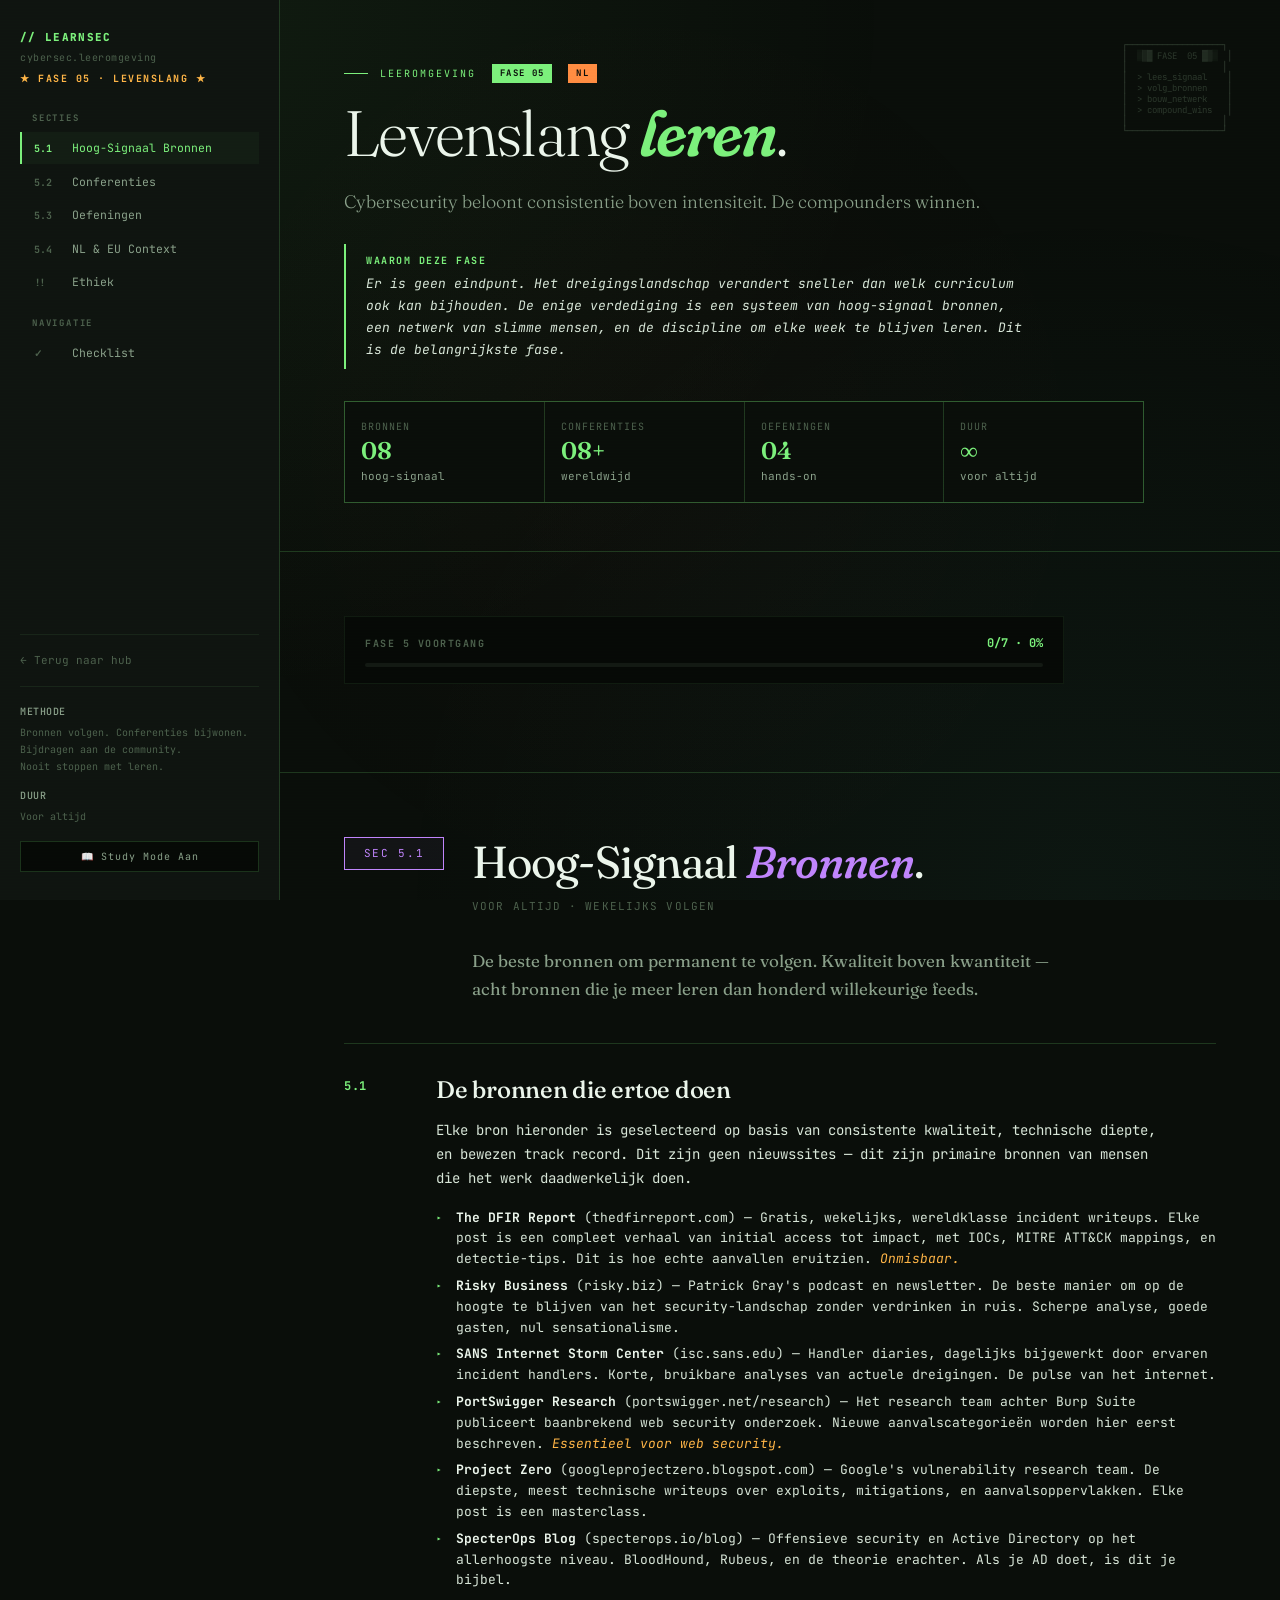
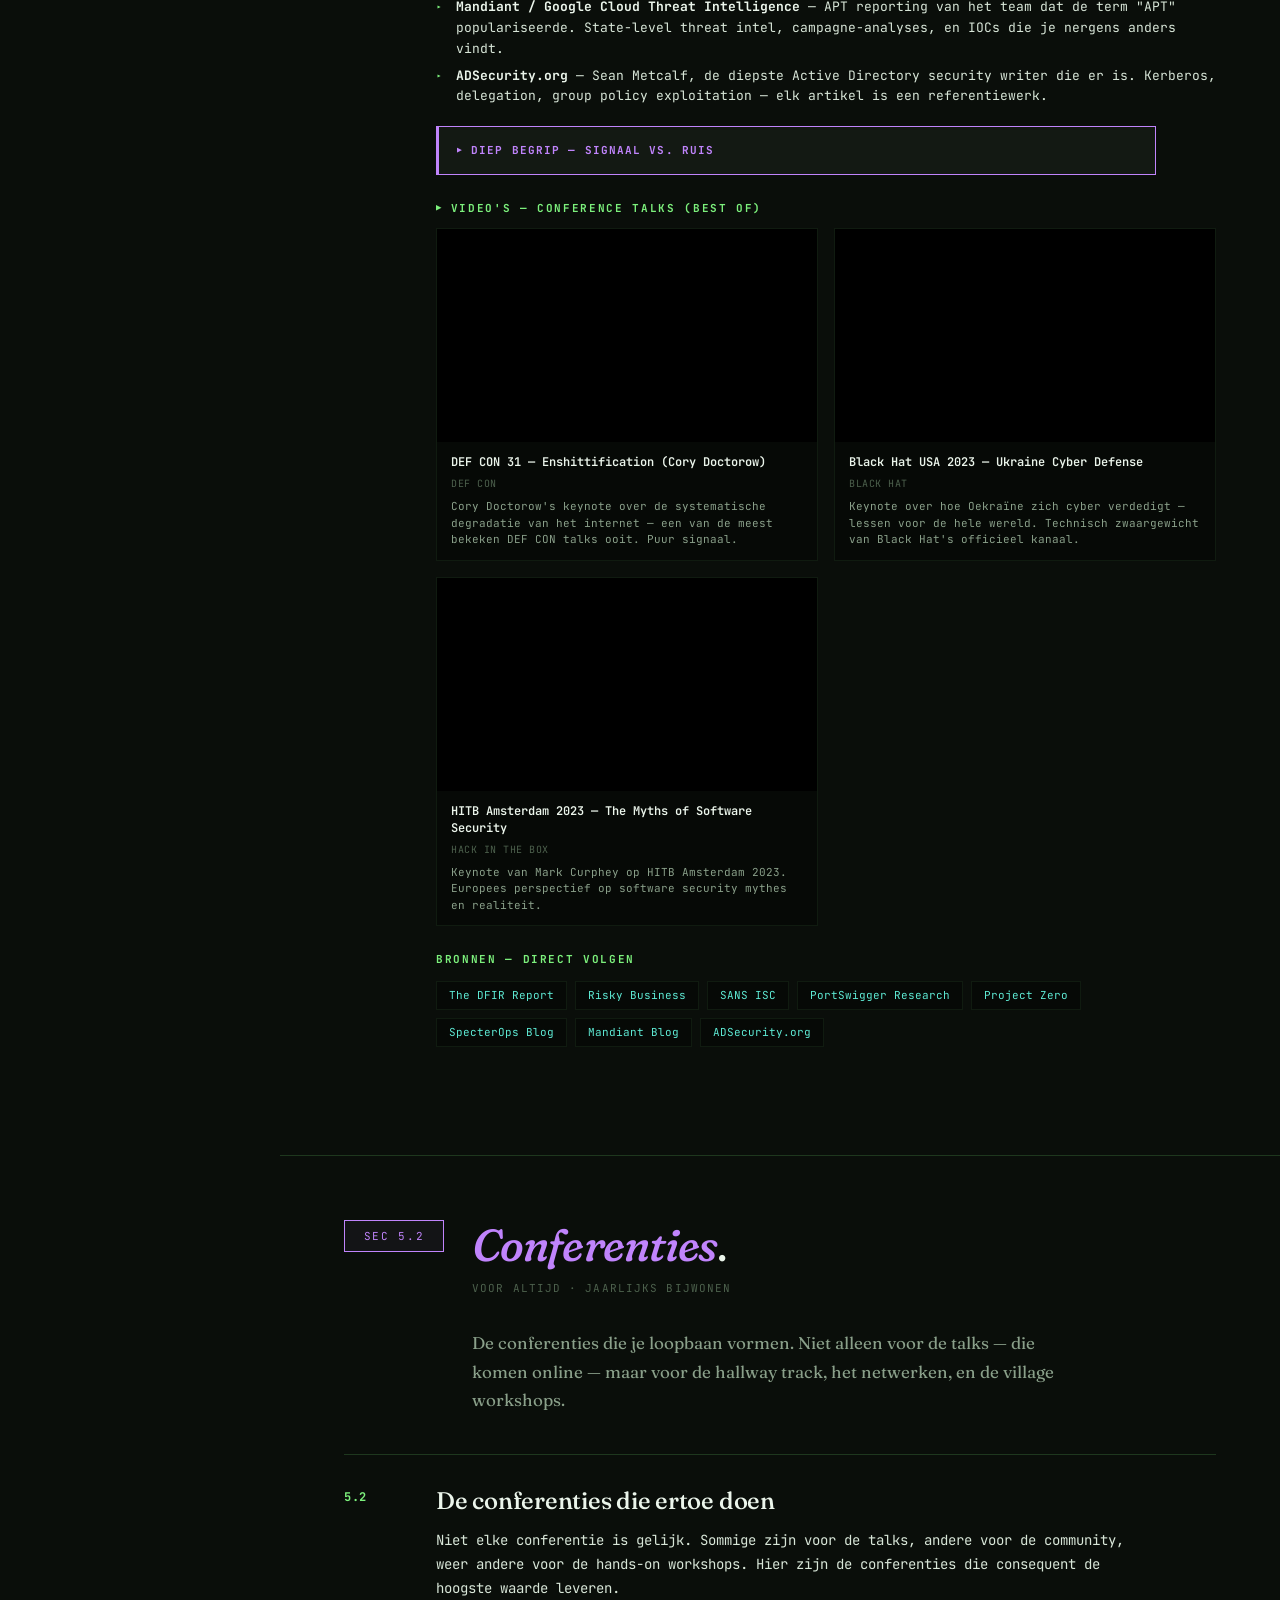
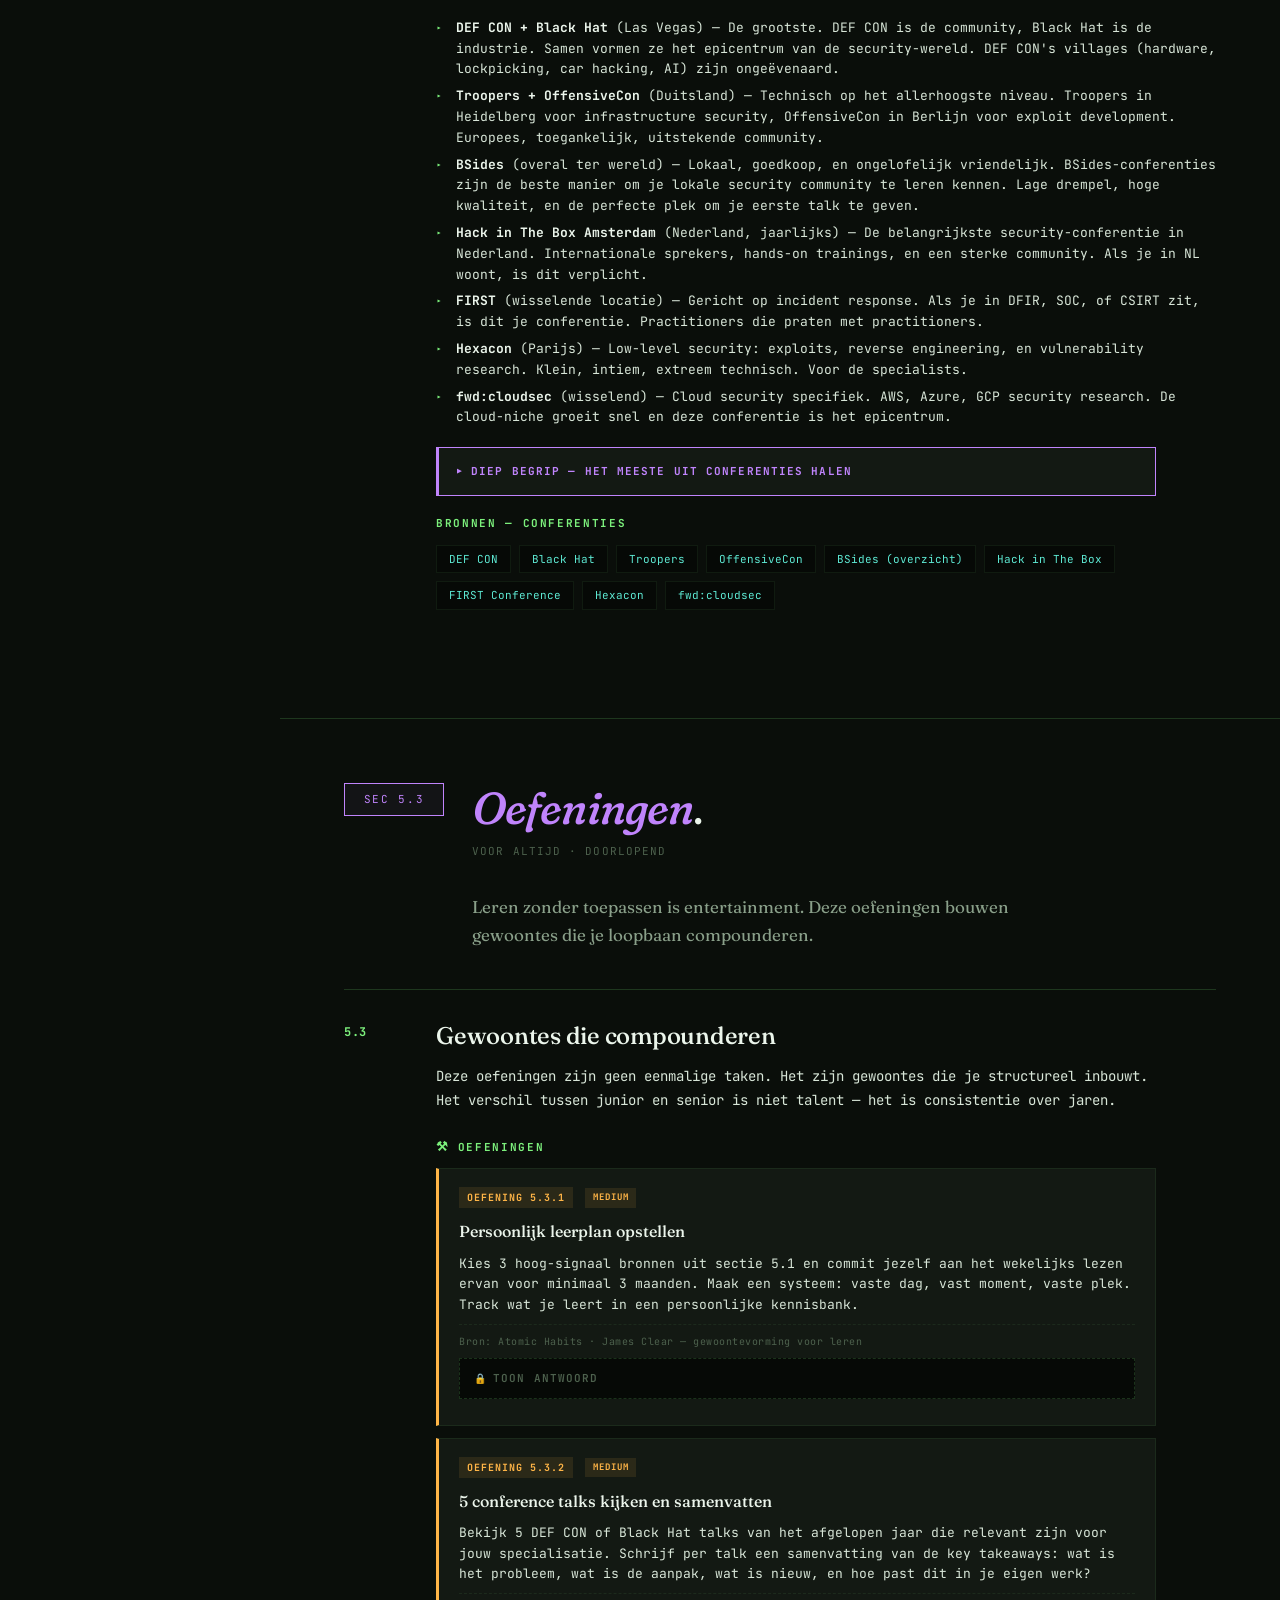
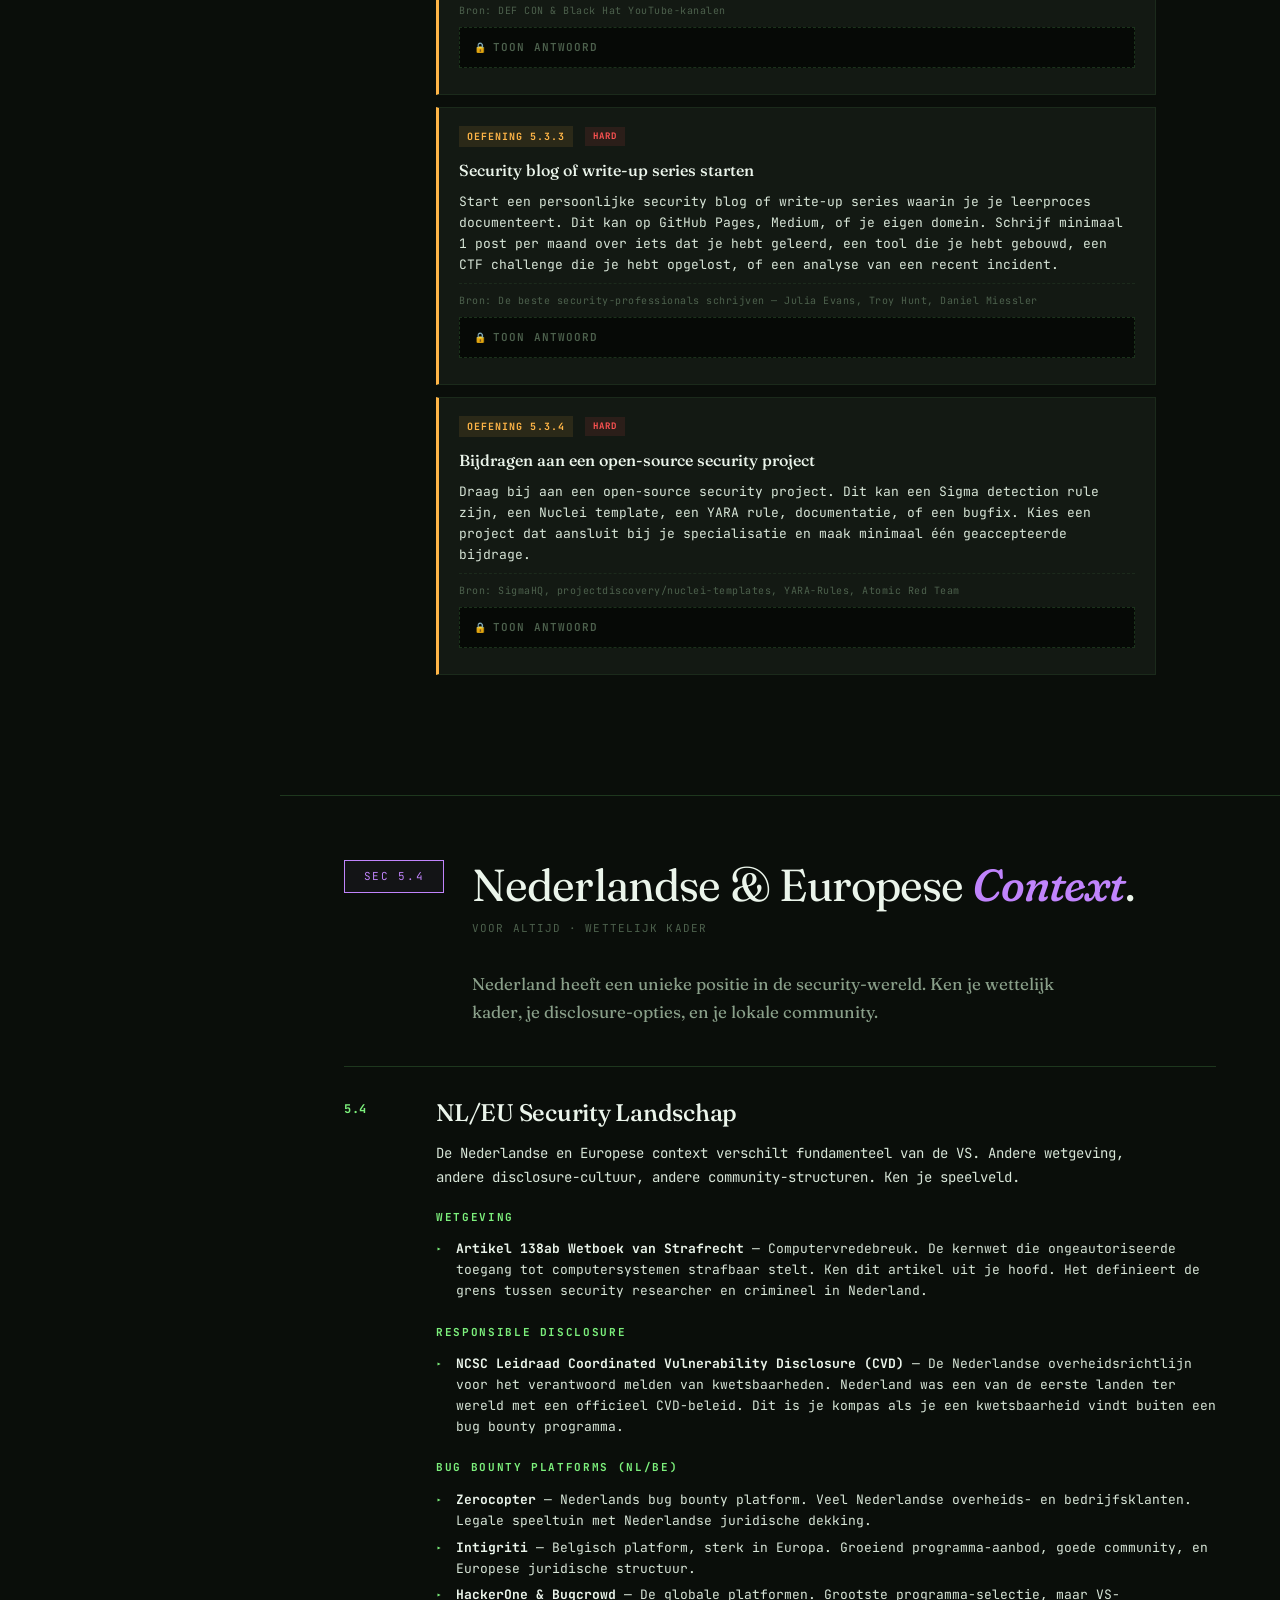
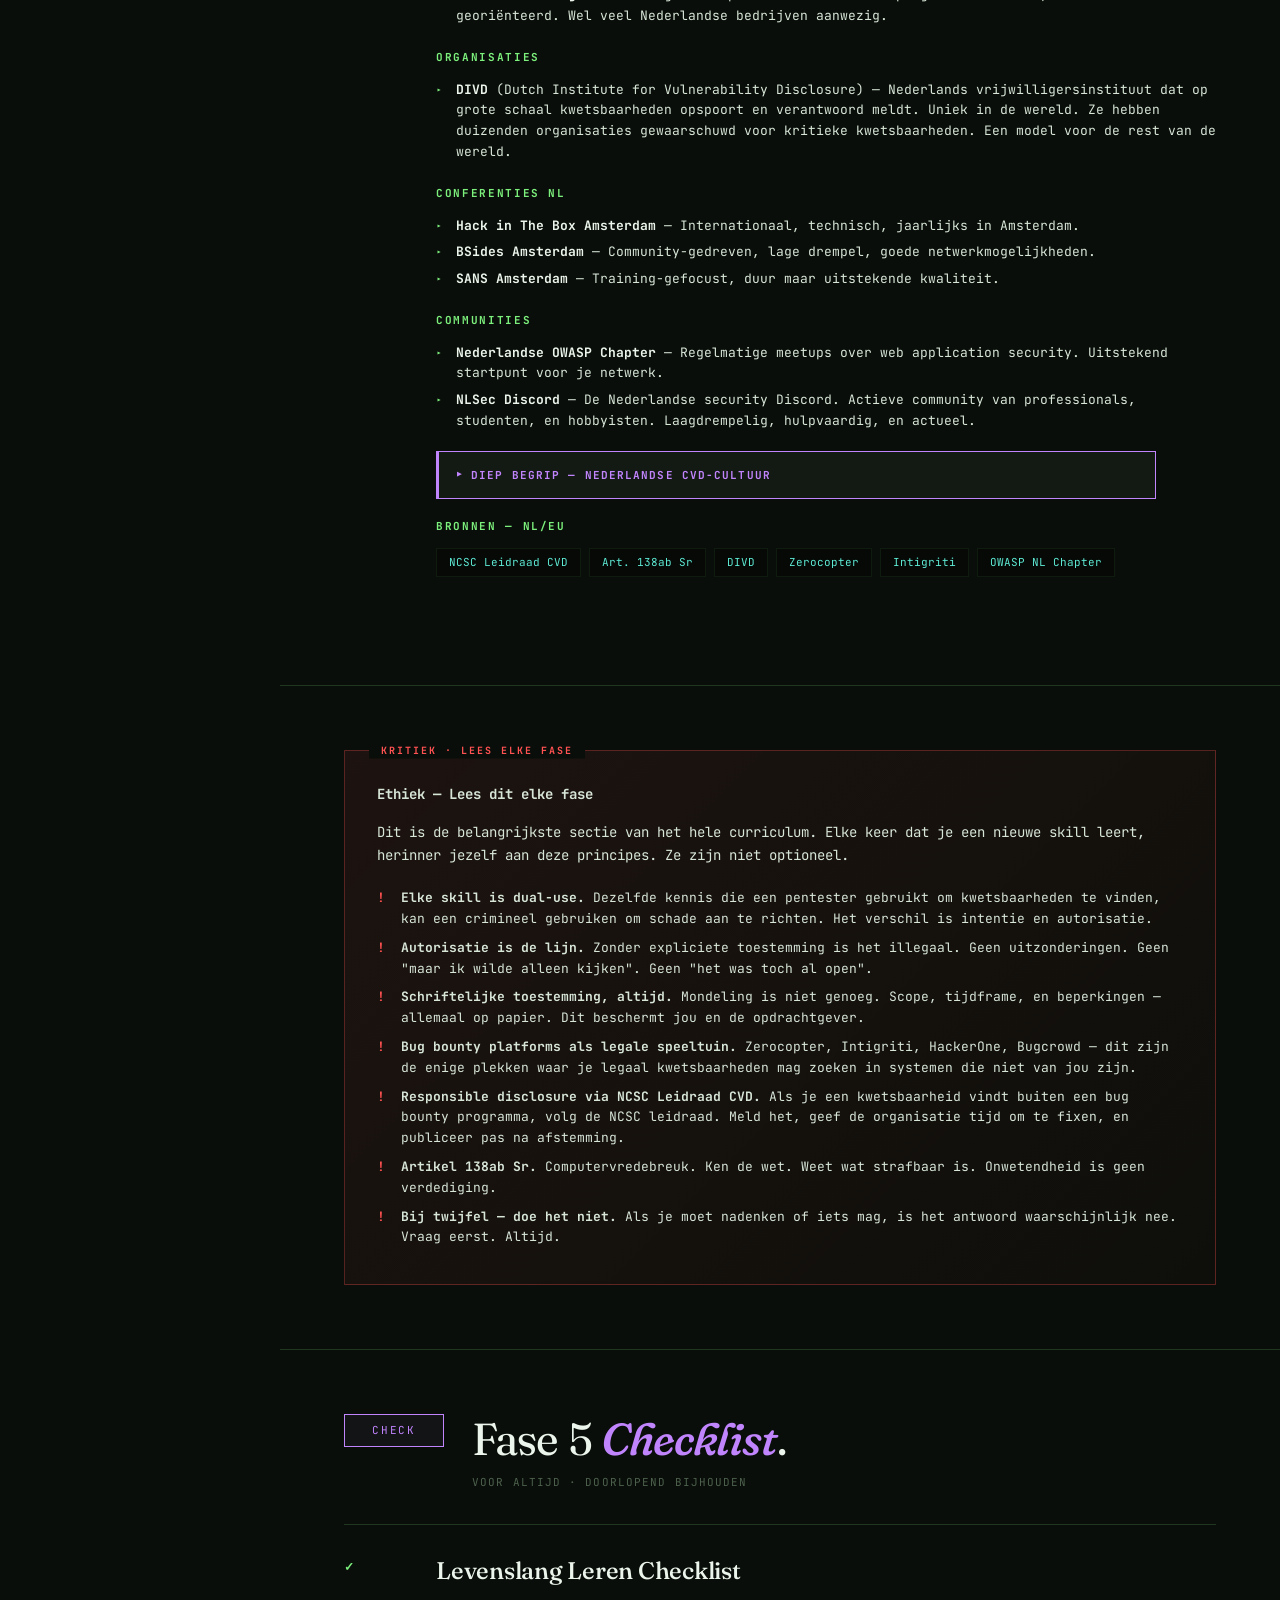
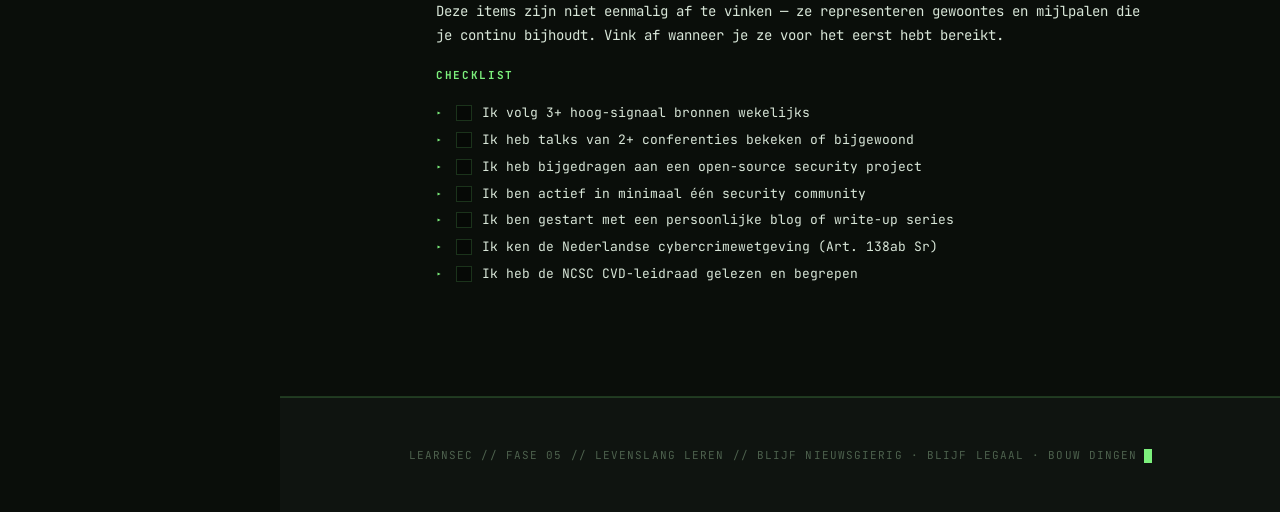
<file: pages/fase-5.html>
<!DOCTYPE html>
<html lang="nl">
<head>
<meta charset="UTF-8">
<meta name="viewport" content="width=device-width, initial-scale=1.0">
<meta name="phase-id" content="fase-5">
<title>Fase 5 // Levenslang Leren // LearnSec</title>
<link rel="preconnect" href="https://fonts.googleapis.com">
<link rel="preconnect" href="https://fonts.gstatic.com" crossorigin>
<link href="https://fonts.googleapis.com/css2?family=JetBrains+Mono:wght@300;400;500;700;800&family=Fraunces:opsz,wght,SOFT@9..144,300;9..144,400;9..144,600;9..144,800&display=swap" rel="stylesheet">
<link rel="stylesheet" href="../css/style.css">
<script>try{if(localStorage.getItem('learnsec_study_mode')==='on')document.documentElement.setAttribute('data-study','on')}catch(e){}</script>

<style>
details.deep-understanding {
  background: var(--bg-panel);
  border: 1px solid var(--accent-violet);
  border-left: 3px solid var(--accent-violet);
  margin: 16px 0;
  max-width: 720px;
}
details.deep-understanding summary {
  padding: 14px 18px;
  cursor: pointer;
  font-family: var(--mono);
  font-size: 11px;
  font-weight: 700;
  letter-spacing: 0.1em;
  color: var(--accent-violet);
  text-transform: uppercase;
  user-select: none;
}
details.deep-understanding summary:hover { background: rgba(192,132,252,0.05); }
details.deep-understanding[open] summary { border-bottom: 1px solid var(--rule-soft); }
details.deep-understanding .deep-content {
  padding: 18px;
  font-size: 13px;
  line-height: 1.7;
  color: var(--ink);
}
details.deep-understanding .deep-content p { margin-bottom: 12px; max-width: none; }

details.answer-reveal {
  background: var(--bg-deep);
  border: 1px dashed var(--rule);
  margin: 8px 0;
  max-width: 720px;
}
details.answer-reveal summary {
  padding: 10px 14px;
  cursor: pointer;
  font-size: 11px;
  color: var(--ink-faint);
  letter-spacing: 0.1em;
  font-weight: 600;
  user-select: none;
}
details.answer-reveal summary:hover { color: var(--accent); }
details.answer-reveal .answer-content {
  padding: 14px;
  font-size: 13px;
  line-height: 1.6;
  color: var(--ink-dim);
  border-top: 1px dashed var(--rule-soft);
}
</style>
</head>
<body>

<button class="hamburger-btn" aria-label="Menu" aria-expanded="false"><span class="bar"></span><span class="bar"></span><span class="bar"></span></button>
<div class="sidebar-backdrop"></div>

<div class="frame">

  <aside>
    <div class="brand">// LEARNSEC</div>
    <div class="brand-sub">cybersec.leeromgeving</div>
    <div class="edition">&#9733; FASE 05 &middot; LEVENSLANG &#9733;</div>

    <div class="nav-section">
      <div class="nav-section-title">SECTIES</div>
      <nav>
        <a href="#bronnen" class="active"><span class="num">5.1</span>Hoog-Signaal Bronnen</a>
        <a href="#conferenties"><span class="num">5.2</span>Conferenties</a>
        <a href="#oefeningen"><span class="num">5.3</span>Oefeningen</a>
        <a href="#nl-context"><span class="num">5.4</span>NL &amp; EU Context</a>
        <a href="#ethics"><span class="num">!!</span>Ethiek</a>
      </nav>
    </div>

    <div class="nav-section">
      <div class="nav-section-title">NAVIGATIE</div>
      <nav>
        <a href="#checklist-final"><span class="num">&#10003;</span>Checklist</a>
      </nav>
    </div>

    <div class="back-link">
      <a href="../index.html">&larr; Terug naar hub</a>
    </div>

    <div class="meta">
      <strong>METHODE</strong>
      Bronnen volgen. Conferenties bijwonen.<br>
      Bijdragen aan de community.<br>
      Nooit stoppen met leren.
      <strong>DUUR</strong>
      Voor altijd
    </div>
    <button class="study-toggle-btn" aria-pressed="false">&#128214; Study Mode Aan</button>
  </aside>

  <main id="top">

    <!-- HERO -->
    <div class="hero">
      <div class="ascii-dec">&#9484;&#9472;&#9472;&#9472;&#9472;&#9472;&#9472;&#9472;&#9472;&#9472;&#9472;&#9472;&#9472;&#9472;&#9472;&#9472;&#9472;&#9472;&#9472;&#9472;&#9488;
&#9474;  &#9617;&#9618;&#9619; FASE  05 &#9619;&#9618;&#9617;  &#9474;
&#9474;                   &#9474;
&#9474;  > lees_signaal    &#9474;
&#9474;  > volg_bronnen    &#9474;
&#9474;  > bouw_netwerk    &#9474;
&#9474;  > compound_wins   &#9474;
&#9474;                   &#9474;
&#9492;&#9472;&#9472;&#9472;&#9472;&#9472;&#9472;&#9472;&#9472;&#9472;&#9472;&#9472;&#9472;&#9472;&#9472;&#9472;&#9472;&#9472;&#9472;&#9472;&#9496;</div>

      <div class="tag">LEEROMGEVING <span class="phase-badge">FASE 05</span><span class="lang">NL</span></div>
      <h1>Levenslang <em>leren</em>.</h1>
      <p class="lede">Cybersecurity beloont consistentie boven intensiteit. De compounders winnen.</p>

      <div class="philosophy">
        <strong>WAAROM DEZE FASE</strong>
        Er is geen eindpunt. Het dreigingslandschap verandert sneller dan welk curriculum ook kan bijhouden. De enige verdediging is een systeem van hoog-signaal bronnen, een netwerk van slimme mensen, en de discipline om elke week te blijven leren. Dit is de belangrijkste fase.
      </div>

      <div class="hero-stats">
        <div class="stat"><div class="k">BRONNEN</div><div class="v">08</div><div class="u">hoog-signaal</div></div>
        <div class="stat"><div class="k">CONFERENTIES</div><div class="v">08+</div><div class="u">wereldwijd</div></div>
        <div class="stat"><div class="k">OEFENINGEN</div><div class="v">04</div><div class="u">hands-on</div></div>
        <div class="stat"><div class="k">DUUR</div><div class="v">&infin;</div><div class="u">voor altijd</div></div>
      </div>
    </div>

    <!-- GLOBAL PROGRESS -->
    <section>
      <div class="progress-bar-container" data-scope="page">
        <div class="progress-bar-header">
          <div class="progress-bar-label">FASE 5 VOORTGANG</div>
          <div class="progress-bar-pct">0/0 &middot; 0%</div>
        </div>
        <div class="progress-bar"><div class="fill"></div></div>
      </div>
    </section>

    <!-- ============================================================
         SECTIE 5.1 — HOOG-SIGNAAL BRONNEN
         ============================================================ -->
    <section id="bronnen" class="phase-5">
      <div class="section-head">
        <div class="badge">SEC 5.1</div>
        <div>
          <h2>Hoog-Signaal <em>Bronnen</em>.</h2>
          <div class="duration">VOOR ALTIJD &middot; WEKELIJKS VOLGEN</div>
        </div>
      </div>
      <p class="section-intro">De beste bronnen om permanent te volgen. Kwaliteit boven kwantiteit &mdash; acht bronnen die je meer leren dan honderd willekeurige feeds.</p>

      <div class="modules">
        <div class="module">
          <div class="num">5.1</div>
          <div class="body">
            <h3>De bronnen die ertoe doen</h3>
            <p class="desc">Elke bron hieronder is geselecteerd op basis van consistente kwaliteit, technische diepte, en bewezen track record. Dit zijn geen nieuwssites &mdash; dit zijn primaire bronnen van mensen die het werk daadwerkelijk doen.</p>

            <ul>
              <li><strong>The DFIR Report</strong> (thedfirreport.com) &mdash; Gratis, wekelijks, wereldklasse incident writeups. Elke post is een compleet verhaal van initial access tot impact, met IOCs, MITRE ATT&CK mappings, en detectie-tips. Dit is hoe echte aanvallen eruitzien. <em>Onmisbaar.</em></li>
              <li><strong>Risky Business</strong> (risky.biz) &mdash; Patrick Gray's podcast en newsletter. De beste manier om op de hoogte te blijven van het security-landschap zonder verdrinken in ruis. Scherpe analyse, goede gasten, nul sensationalisme.</li>
              <li><strong>SANS Internet Storm Center</strong> (isc.sans.edu) &mdash; Handler diaries, dagelijks bijgewerkt door ervaren incident handlers. Korte, bruikbare analyses van actuele dreigingen. De pulse van het internet.</li>
              <li><strong>PortSwigger Research</strong> (portswigger.net/research) &mdash; Het research team achter Burp Suite publiceert baanbrekend web security onderzoek. Nieuwe aanvalscategorie&euml;n worden hier eerst beschreven. <em>Essentieel voor web security.</em></li>
              <li><strong>Project Zero</strong> (googleprojectzero.blogspot.com) &mdash; Google's vulnerability research team. De diepste, meest technische writeups over exploits, mitigations, en aanvalsoppervlakken. Elke post is een masterclass.</li>
              <li><strong>SpecterOps Blog</strong> (specterops.io/blog) &mdash; Offensieve security en Active Directory op het allerhoogste niveau. BloodHound, Rubeus, en de theorie erachter. Als je AD doet, is dit je bijbel.</li>
              <li><strong>Mandiant / Google Cloud Threat Intelligence</strong> &mdash; APT reporting van het team dat de term "APT" populariseerde. State-level threat intel, campagne-analyses, en IOCs die je nergens anders vindt.</li>
              <li><strong>ADSecurity.org</strong> &mdash; Sean Metcalf, de diepste Active Directory security writer die er is. Kerberos, delegation, group policy exploitation &mdash; elk artikel is een referentiewerk.</li>
            </ul>

            <!-- DEEP UNDERSTANDING -->
            <details class="deep-understanding">
              <summary>Diep Begrip &mdash; Signaal vs. Ruis</summary>
              <div class="deep-content">
                <p><strong>Waarom 'high-signal' bronnen belangrijker zijn dan 'meer' bronnen.</strong></p>
                <p>Het verschil tussen ruis en signaal in cybersecurity informatie is het verschil tussen een headline die zegt "CRITICAL VULNERABILITY FOUND" en een writeup die je laat zien hoe de exploit werkt, wat de root cause is, en hoe je detectie bouwt.</p>
                <p>De meeste security-nieuwssites herschrijven CVE-beschrijvingen en vendor-advisories. Ze voegen geen context toe. Ze helpen je niet beter worden. Ze geven je het gevoel dat je leert terwijl je alleen headlines consumeert.</p>
                <p>Hoog-signaal bronnen zijn geschreven door mensen die het werk doen. The DFIR Report schrijft over incidenten die ze zelf hebben onderzocht. Project Zero schrijft over bugs die ze zelf hebben gevonden en geexploiteerd. SpecterOps schrijft over technieken die ze zelf hebben ontwikkeld.</p>
                <p>De regel is simpel: volg de makers, niet de verslaggevers. Drie goede bronnen consistent lezen levert meer op dan twintig feeds half scannen.</p>
              </div>
            </details>

            <!-- VIDEOS -->
            <div class="video-section">
              <h4>Video's &mdash; Conference Talks (Best Of)</h4>
              <div class="video-grid">

                <div class="video-card">
                  <div class="video-embed">
                    <iframe src="https://www.youtube.com/embed/q118B_QdP2k" allow="accelerometer; autoplay; clipboard-write; encrypted-media; gyroscope; picture-in-picture" allowfullscreen loading="lazy"></iframe>
                  </div>
                  <div class="video-info">
                    <div class="video-title">DEF CON 31 &mdash; Enshittification (Cory Doctorow)</div>
                    <div class="video-channel">DEF CON</div>
                    <div class="video-desc">Cory Doctorow's keynote over de systematische degradatie van het internet &mdash; een van de meest bekeken DEF CON talks ooit. Puur signaal.</div>
                  </div>
                </div>

                <div class="video-card">
                  <div class="video-embed">
                    <iframe src="https://www.youtube.com/embed/4u4JX_2DgjU" allow="accelerometer; autoplay; clipboard-write; encrypted-media; gyroscope; picture-in-picture" allowfullscreen loading="lazy"></iframe>
                  </div>
                  <div class="video-info">
                    <div class="video-title">Black Hat USA 2023 &mdash; Ukraine Cyber Defense</div>
                    <div class="video-channel">BLACK HAT</div>
                    <div class="video-desc">Keynote over hoe Oekra&iuml;ne zich cyber verdedigt &mdash; lessen voor de hele wereld. Technisch zwaargewicht van Black Hat's officieel kanaal.</div>
                  </div>
                </div>

                <div class="video-card">
                  <div class="video-embed">
                    <iframe src="https://www.youtube.com/embed/a9e6NFGwHvk" allow="accelerometer; autoplay; clipboard-write; encrypted-media; gyroscope; picture-in-picture" allowfullscreen loading="lazy"></iframe>
                  </div>
                  <div class="video-info">
                    <div class="video-title">HITB Amsterdam 2023 &mdash; The Myths of Software Security</div>
                    <div class="video-channel">HACK IN THE BOX</div>
                    <div class="video-desc">Keynote van Mark Curphey op HITB Amsterdam 2023. Europees perspectief op software security mythes en realiteit.</div>
                  </div>
                </div>

              </div>
            </div>

            <!-- RESOURCES -->
            <h4>Bronnen &mdash; Direct Volgen</h4>
            <div class="resource-links">
              <a href="https://thedfirreport.com/" target="_blank" rel="noopener">The DFIR Report</a>
              <a href="https://risky.biz/" target="_blank" rel="noopener">Risky Business</a>
              <a href="https://isc.sans.edu/" target="_blank" rel="noopener">SANS ISC</a>
              <a href="https://portswigger.net/research" target="_blank" rel="noopener">PortSwigger Research</a>
              <a href="https://googleprojectzero.blogspot.com/" target="_blank" rel="noopener">Project Zero</a>
              <a href="https://specterops.io/blog" target="_blank" rel="noopener">SpecterOps Blog</a>
              <a href="https://www.mandiant.com/resources/blog" target="_blank" rel="noopener">Mandiant Blog</a>
              <a href="https://adsecurity.org/" target="_blank" rel="noopener">ADSecurity.org</a>
            </div>

          </div>
        </div>
      </div>
    </section>

    <!-- ============================================================
         SECTIE 5.2 — CONFERENTIES
         ============================================================ -->
    <section id="conferenties" class="phase-5">
      <div class="section-head">
        <div class="badge">SEC 5.2</div>
        <div>
          <h2><em>Conferenties</em>.</h2>
          <div class="duration">VOOR ALTIJD &middot; JAARLIJKS BIJWONEN</div>
        </div>
      </div>
      <p class="section-intro">De conferenties die je loopbaan vormen. Niet alleen voor de talks &mdash; die komen online &mdash; maar voor de hallway track, het netwerken, en de village workshops.</p>

      <div class="modules">
        <div class="module">
          <div class="num">5.2</div>
          <div class="body">
            <h3>De conferenties die ertoe doen</h3>
            <p class="desc">Niet elke conferentie is gelijk. Sommige zijn voor de talks, andere voor de community, weer andere voor de hands-on workshops. Hier zijn de conferenties die consequent de hoogste waarde leveren.</p>

            <ul>
              <li><strong>DEF CON + Black Hat</strong> (Las Vegas) &mdash; De grootste. DEF CON is de community, Black Hat is de industrie. Samen vormen ze het epicentrum van de security-wereld. DEF CON's villages (hardware, lockpicking, car hacking, AI) zijn onge&euml;venaard.</li>
              <li><strong>Troopers + OffensiveCon</strong> (Duitsland) &mdash; Technisch op het allerhoogste niveau. Troopers in Heidelberg voor infrastructure security, OffensiveCon in Berlijn voor exploit development. Europees, toegankelijk, uitstekende community.</li>
              <li><strong>BSides</strong> (overal ter wereld) &mdash; Lokaal, goedkoop, en ongelofelijk vriendelijk. BSides-conferenties zijn de beste manier om je lokale security community te leren kennen. Lage drempel, hoge kwaliteit, en de perfecte plek om je eerste talk te geven.</li>
              <li><strong>Hack in The Box Amsterdam</strong> (Nederland, jaarlijks) &mdash; De belangrijkste security-conferentie in Nederland. Internationale sprekers, hands-on trainings, en een sterke community. Als je in NL woont, is dit verplicht.</li>
              <li><strong>FIRST</strong> (wisselende locatie) &mdash; Gericht op incident response. Als je in DFIR, SOC, of CSIRT zit, is dit je conferentie. Practitioners die praten met practitioners.</li>
              <li><strong>Hexacon</strong> (Parijs) &mdash; Low-level security: exploits, reverse engineering, en vulnerability research. Klein, intiem, extreem technisch. Voor de specialists.</li>
              <li><strong>fwd:cloudsec</strong> (wisselend) &mdash; Cloud security specifiek. AWS, Azure, GCP security research. De cloud-niche groeit snel en deze conferentie is het epicentrum.</li>
            </ul>

            <!-- DEEP UNDERSTANDING -->
            <details class="deep-understanding">
              <summary>Diep Begrip &mdash; Het Meeste uit Conferenties Halen</summary>
              <div class="deep-content">
                <p><strong>Hoe je het meeste uit conferenties haalt &mdash; het gaat niet om de talks.</strong></p>
                <p>De talks komen online. Binnen een week na elke grote conferentie staan de opnames op YouTube. Als je alleen voor de talks gaat, kijk je thuis.</p>
                <p>De echte waarde van conferenties zit in drie dingen:</p>
                <p><strong>1. De hallway track.</strong> De gesprekken die je voert tussen de talks door. De toevallige ontmoeting met iemand die exact hetzelfde probleem heeft onderzocht. De lunch waar iemand een techniek uitlegt die nergens gepubliceerd is. Dit kun je niet repliceren online.</p>
                <p><strong>2. Het netwerk.</strong> De mensen die je ontmoet op conferenties worden je toekomstige collega's, mentoren, co-auteurs, en werkgevers. Security is een klein wereldje. Gezichten bij namen maakt alles makkelijker &mdash; van incident response co&ouml;rdinatie tot job referrals.</p>
                <p><strong>3. De villages en workshops.</strong> Hands-on workshops waar je in twee uur meer leert dan in twee weken thuis. DEF CON villages, BSides workshops, Troopers trainings &mdash; dit is waar de echte skill transfer plaatsvindt.</p>
                <p>Tip: bereid je voor. Kijk wie er spreekt, wie er aanwezig is, en plan bewust gesprekken in. Ga niet passief naar talks zitten &mdash; participeer, stel vragen, en wees zichtbaar.</p>
              </div>
            </details>

            <!-- RESOURCES -->
            <h4>Bronnen &mdash; Conferenties</h4>
            <div class="resource-links">
              <a href="https://defcon.org/" target="_blank" rel="noopener">DEF CON</a>
              <a href="https://www.blackhat.com/" target="_blank" rel="noopener">Black Hat</a>
              <a href="https://troopers.de/" target="_blank" rel="noopener">Troopers</a>
              <a href="https://www.offensivecon.org/" target="_blank" rel="noopener">OffensiveCon</a>
              <a href="http://www.securitybsides.com/" target="_blank" rel="noopener">BSides (overzicht)</a>
              <a href="https://www.hitb.org/" target="_blank" rel="noopener">Hack in The Box</a>
              <a href="https://www.first.org/conference/" target="_blank" rel="noopener">FIRST Conference</a>
              <a href="https://www.hexacon.fr/" target="_blank" rel="noopener">Hexacon</a>
              <a href="https://fwdcloudsec.org/" target="_blank" rel="noopener">fwd:cloudsec</a>
            </div>

          </div>
        </div>
      </div>
    </section>

    <!-- ============================================================
         SECTIE 5.3 — OEFENINGEN
         ============================================================ -->
    <section id="oefeningen" class="phase-5">
      <div class="section-head">
        <div class="badge">SEC 5.3</div>
        <div>
          <h2><em>Oefeningen</em>.</h2>
          <div class="duration">VOOR ALTIJD &middot; DOORLOPEND</div>
        </div>
      </div>
      <p class="section-intro">Leren zonder toepassen is entertainment. Deze oefeningen bouwen gewoontes die je loopbaan compounderen.</p>

      <div class="modules">
        <div class="module">
          <div class="num">5.3</div>
          <div class="body">
            <h3>Gewoontes die compounderen</h3>
            <p class="desc">Deze oefeningen zijn geen eenmalige taken. Het zijn gewoontes die je structureel inbouwt. Het verschil tussen junior en senior is niet talent &mdash; het is consistentie over jaren.</p>

            <!-- EXERCISES -->
            <div class="exercise-section">
              <h4>Oefeningen</h4>

              <div class="exercise">
                <div class="exercise-header">
                  <div class="exercise-num">OEFENING 5.3.1</div>
                  <div class="exercise-difficulty medium">MEDIUM</div>
                </div>
                <div class="exercise-title">Persoonlijk leerplan opstellen</div>
                <div class="exercise-desc">
                  Kies 3 hoog-signaal bronnen uit sectie 5.1 en commit jezelf aan het wekelijks lezen ervan voor minimaal 3 maanden. Maak een systeem: vaste dag, vast moment, vaste plek. Track wat je leert in een persoonlijke kennisbank.
                </div>
                <div class="exercise-source">Bron: Atomic Habits &middot; James Clear &mdash; gewoontevorming voor leren</div>

                <details class="answer-reveal">
                  <summary>TOON ANTWOORD</summary>
                  <div class="answer-content">
                    <strong>Aanbevolen combinatie:</strong> The DFIR Report + PortSwigger Research + &eacute;&eacute;n specialistische bron gebaseerd op je gekozen track (bijv. SpecterOps als je AD doet, Mandiant als je threat intel doet). Track wat je leert in een persoonlijke kennisbank &mdash; Obsidian of Notion werken hier uitstekend voor. Maak per artikel een notitie met: (1) kernpunten, (2) nieuwe technieken/tools, (3) hoe je dit kunt toepassen. Na 3 maanden heb je 36+ verwerkte artikelen en een doorzoekbare kennisbank.
                  </div>
                </details>
              </div>

              <div class="exercise">
                <div class="exercise-header">
                  <div class="exercise-num">OEFENING 5.3.2</div>
                  <div class="exercise-difficulty medium">MEDIUM</div>
                </div>
                <div class="exercise-title">5 conference talks kijken en samenvatten</div>
                <div class="exercise-desc">
                  Bekijk 5 DEF CON of Black Hat talks van het afgelopen jaar die relevant zijn voor jouw specialisatie. Schrijf per talk een samenvatting van de key takeaways: wat is het probleem, wat is de aanpak, wat is nieuw, en hoe past dit in je eigen werk?
                </div>
                <div class="exercise-source">Bron: DEF CON &amp; Black Hat YouTube-kanalen</div>

                <details class="answer-reveal">
                  <summary>TOON ANTWOORD</summary>
                  <div class="answer-content">
                    Zoek talks op basis van je specialisatie: Red Team &rarr; DEF CON Red Team Village, AppSec &rarr; Black Hat Web Application talks, DFIR &rarr; SANS DFIR Summit recordings. Schrijf per talk: (1) titel en spreker, (2) het probleem dat wordt geadresseerd, (3) de kernoplossing of techniek, (4) 3 concrete takeaways, (5) hoe je dit kunt toepassen. Publiceer je samenvattingen &mdash; dit is het begin van je blog.
                  </div>
                </details>
              </div>

              <div class="exercise">
                <div class="exercise-header">
                  <div class="exercise-num">OEFENING 5.3.3</div>
                  <div class="exercise-difficulty hard">HARD</div>
                </div>
                <div class="exercise-title">Security blog of write-up series starten</div>
                <div class="exercise-desc">
                  Start een persoonlijke security blog of write-up series waarin je je leerproces documenteert. Dit kan op GitHub Pages, Medium, of je eigen domein. Schrijf minimaal 1 post per maand over iets dat je hebt geleerd, een tool die je hebt gebouwd, een CTF challenge die je hebt opgelost, of een analyse van een recent incident.
                </div>
                <div class="exercise-source">Bron: De beste security-professionals schrijven &mdash; Julia Evans, Troy Hunt, Daniel Miessler</div>

                <details class="answer-reveal">
                  <summary>TOON ANTWOORD</summary>
                  <div class="answer-content">
                    Begin simpel: GitHub Pages met een statische site generator (Hugo, Jekyll) is gratis en geeft je volledige controle. Je eerste posts hoeven niet perfect te zijn &mdash; documenteer gewoon wat je leert. Goede eerste onderwerpen: een HTB/THM writeup, een tool review, een uitleg van een concept dat je zelf moest leren. Consistentie is belangrijker dan perfectie. Na een jaar heb je 12+ posts en een zichtbaar track record.
                  </div>
                </details>
              </div>

              <div class="exercise">
                <div class="exercise-header">
                  <div class="exercise-num">OEFENING 5.3.4</div>
                  <div class="exercise-difficulty hard">HARD</div>
                </div>
                <div class="exercise-title">Bijdragen aan een open-source security project</div>
                <div class="exercise-desc">
                  Draag bij aan een open-source security project. Dit kan een Sigma detection rule zijn, een Nuclei template, een YARA rule, documentatie, of een bugfix. Kies een project dat aansluit bij je specialisatie en maak minimaal &eacute;&eacute;n geaccepteerde bijdrage.
                </div>
                <div class="exercise-source">Bron: SigmaHQ, projectdiscovery/nuclei-templates, YARA-Rules, Atomic Red Team</div>

                <details class="answer-reveal">
                  <summary>TOON ANTWOORD</summary>
                  <div class="answer-content">
                    Begin met iets kleins: een Sigma rule voor een detectie die je hebt gebouwd in je lab, een Nuclei template voor een CVE die je hebt bestudeerd, of een YARA rule voor een malware sample dat je hebt geanalyseerd. Fork het repository, maak je wijziging, schrijf een duidelijke commit message en PR beschrijving. Goede starter projecten: <strong>SigmaHQ/sigma</strong> (detection rules), <strong>projectdiscovery/nuclei-templates</strong> (vulnerability scanning), <strong>YARA-Rules/rules</strong> (malware signatures), <strong>redcanaryco/atomic-red-team</strong> (adversary emulation tests).
                  </div>
                </details>
              </div>

            </div>
          </div>
        </div>
      </div>
    </section>

    <!-- ============================================================
         SECTIE 5.4 — NEDERLANDSE & EUROPESE CONTEXT
         ============================================================ -->
    <section id="nl-context" class="phase-5">
      <div class="section-head">
        <div class="badge">SEC 5.4</div>
        <div>
          <h2>Nederlandse &amp; Europese <em>Context</em>.</h2>
          <div class="duration">VOOR ALTIJD &middot; WETTELIJK KADER</div>
        </div>
      </div>
      <p class="section-intro">Nederland heeft een unieke positie in de security-wereld. Ken je wettelijk kader, je disclosure-opties, en je lokale community.</p>

      <div class="modules">
        <div class="module">
          <div class="num">5.4</div>
          <div class="body">
            <h3>NL/EU Security Landschap</h3>
            <p class="desc">De Nederlandse en Europese context verschilt fundamenteel van de VS. Andere wetgeving, andere disclosure-cultuur, andere community-structuren. Ken je speelveld.</p>

            <h4>Wetgeving</h4>
            <ul>
              <li><strong>Artikel 138ab Wetboek van Strafrecht</strong> &mdash; Computervredebreuk. De kernwet die ongeautoriseerde toegang tot computersystemen strafbaar stelt. Ken dit artikel uit je hoofd. Het definieert de grens tussen security researcher en crimineel in Nederland.</li>
            </ul>

            <h4>Responsible Disclosure</h4>
            <ul>
              <li><strong>NCSC Leidraad Coordinated Vulnerability Disclosure (CVD)</strong> &mdash; De Nederlandse overheidsrichtlijn voor het verantwoord melden van kwetsbaarheden. Nederland was een van de eerste landen ter wereld met een officieel CVD-beleid. Dit is je kompas als je een kwetsbaarheid vindt buiten een bug bounty programma.</li>
            </ul>

            <h4>Bug Bounty Platforms (NL/BE)</h4>
            <ul>
              <li><strong>Zerocopter</strong> &mdash; Nederlands bug bounty platform. Veel Nederlandse overheids- en bedrijfsklanten. Legale speeltuin met Nederlandse juridische dekking.</li>
              <li><strong>Intigriti</strong> &mdash; Belgisch platform, sterk in Europa. Groeiend programma-aanbod, goede community, en Europese juridische structuur.</li>
              <li><strong>HackerOne &amp; Bugcrowd</strong> &mdash; De globale platformen. Grootste programma-selectie, maar VS-geori&euml;nteerd. Wel veel Nederlandse bedrijven aanwezig.</li>
            </ul>

            <h4>Organisaties</h4>
            <ul>
              <li><strong>DIVD</strong> (Dutch Institute for Vulnerability Disclosure) &mdash; Nederlands vrijwilligersinstituut dat op grote schaal kwetsbaarheden opspoort en verantwoord meldt. Uniek in de wereld. Ze hebben duizenden organisaties gewaarschuwd voor kritieke kwetsbaarheden. Een model voor de rest van de wereld.</li>
            </ul>

            <h4>Conferenties NL</h4>
            <ul>
              <li><strong>Hack in The Box Amsterdam</strong> &mdash; Internationaal, technisch, jaarlijks in Amsterdam.</li>
              <li><strong>BSides Amsterdam</strong> &mdash; Community-gedreven, lage drempel, goede netwerkmogelijkheden.</li>
              <li><strong>SANS Amsterdam</strong> &mdash; Training-gefocust, duur maar uitstekende kwaliteit.</li>
            </ul>

            <h4>Communities</h4>
            <ul>
              <li><strong>Nederlandse OWASP Chapter</strong> &mdash; Regelmatige meetups over web application security. Uitstekend startpunt voor je netwerk.</li>
              <li><strong>NLSec Discord</strong> &mdash; De Nederlandse security Discord. Actieve community van professionals, studenten, en hobbyisten. Laagdrempelig, hulpvaardig, en actueel.</li>
            </ul>

            <!-- DEEP UNDERSTANDING -->
            <details class="deep-understanding">
              <summary>Diep Begrip &mdash; Nederlandse CVD-Cultuur</summary>
              <div class="deep-content">
                <p><strong>Waarom de Nederlandse CVD-cultuur uniek is in de wereld.</strong></p>
                <p>Nederland was een van de eerste landen met een officieel coordinated vulnerability disclosure beleid. De NCSC Leidraad CVD gaf security researchers een duidelijk kader: als je een kwetsbaarheid vindt, kun je die verantwoord melden zonder strafrechtelijke vervolging &mdash; mits je proportioneel handelt.</p>
                <p>Dit klinkt vanzelfsprekend, maar in veel landen is het dat niet. In de VS opereren researchers onder constante juridische dreiging via de CFAA (Computer Fraud and Abuse Act). In sommige Europese landen bestaat er geen officieel disclosure-beleid, waardoor elke melding een juridisch risico is.</p>
                <p>Het Nederlandse model heeft bewezen dat samenwerking tussen overheid, bedrijven, en security researchers werkt. Het DIVD is hier het beste voorbeeld van: een volledig vrijwilligersorganisatie die op industriele schaal kwetsbaarheden opspoort en verantwoord meldt, met steun van de overheid.</p>
                <p>Als Nederlandse security professional sta je op de schouders van dit systeem. Ken het, respecteer het, en draag eraan bij. Meld kwetsbaarheden verantwoord. Gebruik de NCSC leidraad als referentie. En als je internationaal werkt, weet dat niet elk land dezelfde bescherming biedt.</p>
              </div>
            </details>

            <!-- RESOURCES -->
            <h4>Bronnen &mdash; NL/EU</h4>
            <div class="resource-links">
              <a href="https://www.ncsc.nl/documenten/publicaties/2019/mei/01/cvd-leidraad" target="_blank" rel="noopener">NCSC Leidraad CVD</a>
              <a href="https://wetten.overheid.nl/BWBR0001854/2024-01-01/#BoekTweede_TiteldeelV_Artikel138ab" target="_blank" rel="noopener">Art. 138ab Sr</a>
              <a href="https://www.divd.nl/" target="_blank" rel="noopener">DIVD</a>
              <a href="https://www.zerocopter.com/" target="_blank" rel="noopener">Zerocopter</a>
              <a href="https://www.intigriti.com/" target="_blank" rel="noopener">Intigriti</a>
              <a href="https://owasp.org/www-chapter-netherlands/" target="_blank" rel="noopener">OWASP NL Chapter</a>
            </div>

          </div>
        </div>
      </div>
    </section>

    <!-- ============================================================
         ETHICS REMINDER
         ============================================================ -->
    <section id="ethics">
      <div class="ethics">
        <p><strong>Ethiek &mdash; Lees dit elke fase</strong></p>
        <p>Dit is de belangrijkste sectie van het hele curriculum. Elke keer dat je een nieuwe skill leert, herinner jezelf aan deze principes. Ze zijn niet optioneel.</p>
        <ul>
          <li><strong>Elke skill is dual-use.</strong> Dezelfde kennis die een pentester gebruikt om kwetsbaarheden te vinden, kan een crimineel gebruiken om schade aan te richten. Het verschil is intentie en autorisatie.</li>
          <li><strong>Autorisatie is de lijn.</strong> Zonder expliciete toestemming is het illegaal. Geen uitzonderingen. Geen "maar ik wilde alleen kijken". Geen "het was toch al open".</li>
          <li><strong>Schriftelijke toestemming, altijd.</strong> Mondeling is niet genoeg. Scope, tijdframe, en beperkingen &mdash; allemaal op papier. Dit beschermt jou en de opdrachtgever.</li>
          <li><strong>Bug bounty platforms als legale speeltuin.</strong> Zerocopter, Intigriti, HackerOne, Bugcrowd &mdash; dit zijn de enige plekken waar je legaal kwetsbaarheden mag zoeken in systemen die niet van jou zijn.</li>
          <li><strong>Responsible disclosure via NCSC Leidraad CVD.</strong> Als je een kwetsbaarheid vindt buiten een bug bounty programma, volg de NCSC leidraad. Meld het, geef de organisatie tijd om te fixen, en publiceer pas na afstemming.</li>
          <li><strong>Artikel 138ab Sr.</strong> Computervredebreuk. Ken de wet. Weet wat strafbaar is. Onwetendheid is geen verdediging.</li>
          <li><strong>Bij twijfel &mdash; doe het niet.</strong> Als je moet nadenken of iets mag, is het antwoord waarschijnlijk nee. Vraag eerst. Altijd.</li>
        </ul>
      </div>
    </section>

    <!-- ============================================================
         CHECKLIST FASE 5
         ============================================================ -->
    <section id="checklist-final" class="phase-5">
      <div class="section-head">
        <div class="badge">CHECK</div>
        <div>
          <h2>Fase 5 <em>Checklist</em>.</h2>
          <div class="duration">VOOR ALTIJD &middot; DOORLOPEND BIJHOUDEN</div>
        </div>
      </div>

      <div class="modules">
        <div class="module">
          <div class="num">&#10003;</div>
          <div class="body">
            <h3>Levenslang Leren Checklist</h3>
            <p class="desc">Deze items zijn niet eenmalig af te vinken &mdash; ze representeren gewoontes en mijlpalen die je continu bijhoudt. Vink af wanneer je ze voor het eerst hebt bereikt.</p>

            <h4>Checklist</h4>
            <ul class="checklist">
              <li><input type="checkbox" id="f5-01"> Ik volg 3+ hoog-signaal bronnen wekelijks</li>
              <li><input type="checkbox" id="f5-02"> Ik heb talks van 2+ conferenties bekeken of bijgewoond</li>
              <li><input type="checkbox" id="f5-03"> Ik heb bijgedragen aan een open-source security project</li>
              <li><input type="checkbox" id="f5-04"> Ik ben actief in minimaal &eacute;&eacute;n security community</li>
              <li><input type="checkbox" id="f5-05"> Ik ben gestart met een persoonlijke blog of write-up series</li>
              <li><input type="checkbox" id="f5-06"> Ik ken de Nederlandse cybercrimewetgeving (Art. 138ab Sr)</li>
              <li><input type="checkbox" id="f5-07"> Ik heb de NCSC CVD-leidraad gelezen en begrepen</li>
            </ul>
          </div>
        </div>
      </div>
    </section>

    <footer>
      LEARNSEC // FASE 05 // LEVENSLANG LEREN // BLIJF NIEUWSGIERIG &middot; BLIJF LEGAAL &middot; BOUW DINGEN<span class="cursor"></span>
    </footer>

  </main>
</div>

<script src="../js/progress.js"></script>
<script src="../js/study-mode.js"></script>
</body>
</html>
</file>
<file: css/style.css>
/* ============================================================
   LEARNSEC — Shared Design System
   Dark hacker aesthetic · Dutch cybersecurity curriculum
   ============================================================ */

:root {
  --bg: #0a0e0a;
  --bg-elev: #0f1410;
  --bg-panel: #131913;
  --bg-deep: #060906;
  --bg-card: #111611;
  --ink: #d8e6d8;
  --ink-bright: #ebf5eb;
  --ink-dim: #8aa08a;
  --ink-faint: #4d614d;
  --accent: #7cf07c;
  --accent-hot: #ff5252;
  --accent-amber: #ffb547;
  --accent-cyan: #5eead4;
  --accent-violet: #c084fc;
  --accent-orange: #ff8c42;
  --rule: rgba(124, 240, 124, 0.18);
  --rule-soft: rgba(124, 240, 124, 0.08);
  --mono: 'JetBrains Mono', ui-monospace, SFMono-Regular, monospace;
  --serif: 'Fraunces', Georgia, serif;
  --radius: 2px;
  --transition: 0.15s ease;
}

/* ---- RESET ---- */
*, *::before, *::after { box-sizing: border-box; margin: 0; padding: 0; }
html { scroll-behavior: smooth; }

body {
  background: var(--bg);
  color: var(--ink);
  font-family: var(--mono);
  font-size: 14px;
  line-height: 1.7;
  min-height: 100vh;
  overflow-x: hidden;
}

/* Scanline overlay */
body::before {
  content: '';
  position: fixed; inset: 0;
  background: repeating-linear-gradient(0deg,
    rgba(124, 240, 124, 0.022) 0px,
    rgba(124, 240, 124, 0.022) 1px,
    transparent 1px, transparent 3px);
  pointer-events: none;
  z-index: 1000;
  mix-blend-mode: overlay;
}

/* Ambient glow */
body::after {
  content: '';
  position: fixed; inset: 0;
  background-image:
    radial-gradient(circle at 15% 0%, rgba(124, 240, 124, 0.06) 0%, transparent 50%),
    radial-gradient(circle at 85% 100%, rgba(94, 234, 212, 0.04) 0%, transparent 50%),
    radial-gradient(circle at 50% 50%, rgba(255, 82, 82, 0.02) 0%, transparent 60%);
  pointer-events: none;
  z-index: -1;
}

/* ---- SELECTION ---- */
::selection { background: var(--accent); color: var(--bg); }

/* ---- SCROLLBAR ---- */
::-webkit-scrollbar { width: 8px; height: 8px; }
::-webkit-scrollbar-track { background: var(--bg); }
::-webkit-scrollbar-thumb { background: var(--rule); border-radius: 4px; }
::-webkit-scrollbar-thumb:hover { background: var(--accent); }

/* ============================================================
   LAYOUT — Sidebar + Main
   ============================================================ */

.frame {
  display: grid;
  grid-template-columns: 280px 1fr;
  min-height: 100vh;
}

/* ---- SIDEBAR ---- */
aside {
  background: var(--bg-elev);
  border-right: 1px solid var(--rule);
  padding: 28px 20px;
  position: sticky;
  top: 0;
  height: 100vh;
  overflow-y: auto;
  display: flex;
  flex-direction: column;
}

aside .brand {
  font-family: var(--mono);
  font-weight: 800;
  font-size: 11px;
  letter-spacing: 0.12em;
  color: var(--accent);
  margin-bottom: 2px;
}

aside .brand-sub {
  font-size: 10px;
  color: var(--ink-faint);
  margin-bottom: 4px;
  letter-spacing: 0.05em;
}

aside .edition {
  font-size: 10px;
  color: var(--accent-amber);
  letter-spacing: 0.15em;
  font-weight: 700;
  margin-bottom: 24px;
}

aside .nav-section { margin-bottom: 18px; }

aside .nav-section-title {
  font-size: 9px;
  color: var(--ink-faint);
  letter-spacing: 0.2em;
  padding: 0 12px 6px;
  font-weight: 700;
}

aside nav { display: flex; flex-direction: column; gap: 2px; }

aside nav a {
  color: var(--ink-dim);
  text-decoration: none;
  padding: 6px 12px;
  font-size: 11.5px;
  border-left: 2px solid transparent;
  transition: all var(--transition);
  display: flex;
  gap: 10px;
  align-items: baseline;
}

aside nav a:hover,
aside nav a.active {
  color: var(--accent);
  border-left-color: var(--accent);
  background: rgba(124, 240, 124, 0.04);
}

aside nav a .num {
  font-weight: 700;
  color: var(--ink-faint);
  min-width: 28px;
  font-size: 10px;
}

aside nav a:hover .num,
aside nav a.active .num { color: var(--accent); }

/* Phase color variants for nav */
aside nav a.phase-0:hover,
aside nav a.phase-0.active { color: var(--ink-dim); border-left-color: var(--ink-dim); }
aside nav a.phase-2:hover,
aside nav a.phase-2.active { color: var(--accent-hot); border-left-color: var(--accent-hot); }
aside nav a.phase-3:hover,
aside nav a.phase-3.active { color: var(--accent-cyan); border-left-color: var(--accent-cyan); }
aside nav a.phase-4:hover,
aside nav a.phase-4.active { color: var(--accent-amber); border-left-color: var(--accent-amber); }
aside nav a.phase-5:hover,
aside nav a.phase-5.active { color: var(--accent-violet); border-left-color: var(--accent-violet); }

aside .back-link {
  margin-top: auto;
  padding-top: 16px;
  border-top: 1px solid var(--rule-soft);
}

aside .back-link a {
  color: var(--ink-faint);
  text-decoration: none;
  font-size: 11px;
  display: flex;
  align-items: center;
  gap: 8px;
  transition: color var(--transition);
}

aside .back-link a:hover { color: var(--accent); }

aside .meta {
  margin-top: 16px;
  padding-top: 16px;
  border-top: 1px solid var(--rule-soft);
  font-size: 10px;
  color: var(--ink-faint);
  line-height: 1.7;
}

aside .meta strong {
  color: var(--ink-dim);
  display: block;
  margin-bottom: 4px;
  margin-top: 12px;
  font-weight: 500;
  letter-spacing: 0.05em;
}

aside .meta strong:first-child { margin-top: 0; }

/* ---- MAIN ---- */
main { padding: 0; max-width: 100%; overflow-x: hidden; }

/* ---- INLINE LINKS ---- */
main a {
  color: var(--accent-cyan);
  text-decoration: none;
  border-bottom: 1px dotted rgba(94, 234, 212, 0.4);
  transition: all var(--transition);
}
main a:hover {
  color: var(--accent);
  border-bottom-color: var(--accent);
  background: rgba(124, 240, 124, 0.05);
}
main a:visited { color: var(--accent-violet); border-bottom-color: rgba(192, 132, 252, 0.3); }
main a:visited:hover { color: var(--accent); border-bottom-color: var(--accent); }

/* ============================================================
   HERO SECTION
   ============================================================ */

.hero {
  padding: 64px 64px 48px;
  border-bottom: 1px solid var(--rule);
  position: relative;
  overflow: hidden;
}

.hero .tag {
  font-size: 10px;
  letter-spacing: 0.2em;
  color: var(--accent);
  margin-bottom: 20px;
  display: flex;
  align-items: center;
  gap: 12px;
}

.hero .tag::before { content: ''; width: 24px; height: 1px; background: var(--accent); }

.hero .tag .badge-pill {
  padding: 2px 8px;
  letter-spacing: 0.15em;
  font-weight: 700;
  font-size: 9px;
  margin-left: 4px;
  color: var(--bg);
}

.hero .tag .v2-badge { background: var(--accent-amber); color: var(--bg); padding: 2px 8px; letter-spacing: 0.15em; font-weight: 700; font-size: 9px; margin-left: 8px; }
.hero .tag .lang { background: var(--accent-orange); color: var(--bg); padding: 2px 8px; letter-spacing: 0.15em; font-weight: 700; font-size: 9px; margin-left: 4px; }
.hero .tag .phase-badge { background: var(--accent); color: var(--bg); padding: 2px 8px; letter-spacing: 0.15em; font-weight: 700; font-size: 9px; margin-left: 4px; }

.hero h1 {
  font-family: var(--serif);
  font-weight: 300;
  font-size: clamp(40px, 5vw, 72px);
  line-height: 0.95;
  letter-spacing: -0.03em;
  margin-bottom: 24px;
  color: var(--ink-bright);
}

.hero h1 em {
  font-style: italic;
  font-weight: 600;
  color: var(--accent);
  font-variation-settings: "SOFT" 80;
}

.hero .lede {
  font-family: var(--serif);
  font-weight: 300;
  font-size: 18px;
  line-height: 1.55;
  color: var(--ink-dim);
  max-width: 680px;
  margin-bottom: 28px;
}

.hero .philosophy {
  border-left: 2px solid var(--accent);
  padding: 8px 0 8px 20px;
  margin-bottom: 32px;
  max-width: 680px;
  color: var(--ink);
  font-size: 13px;
  font-style: italic;
}

.hero .philosophy strong {
  color: var(--accent);
  font-style: normal;
  display: block;
  margin-bottom: 4px;
  font-size: 10px;
  letter-spacing: 0.15em;
}

/* Hero Stats Grid */
.hero-stats {
  display: grid;
  grid-template-columns: repeat(auto-fit, minmax(160px, 1fr));
  gap: 1px;
  background: var(--rule);
  border: 1px solid var(--rule);
  max-width: 800px;
}

.hero-stats .stat { background: var(--bg); padding: 16px; }
.hero-stats .stat .k { font-size: 10px; color: var(--ink-faint); letter-spacing: 0.1em; margin-bottom: 4px; }
.hero-stats .stat .v { font-family: var(--serif); font-size: 24px; font-weight: 600; color: var(--accent); line-height: 1; }
.hero-stats .stat .u { font-size: 11px; color: var(--ink-dim); margin-top: 4px; }

/* ============================================================
   SECTION
   ============================================================ */

section {
  padding: 64px;
  border-bottom: 1px solid var(--rule);
}

.section-head {
  display: grid;
  grid-template-columns: 100px 1fr;
  gap: 28px;
  margin-bottom: 32px;
  align-items: start;
}

.section-head .badge {
  font-family: var(--mono);
  font-size: 11px;
  letter-spacing: 0.15em;
  border: 1px solid var(--accent);
  padding: 6px 10px;
  text-align: center;
  color: var(--accent);
  background: rgba(124, 240, 124, 0.05);
}

.section-head h2 {
  font-family: var(--serif);
  font-size: clamp(28px, 3.5vw, 48px);
  font-weight: 400;
  line-height: 1.1;
  letter-spacing: -0.02em;
  color: var(--ink-bright);
}

.section-head h2 em {
  font-style: italic;
  color: var(--accent);
  font-weight: 500;
  font-variation-settings: "SOFT" 80;
}

.section-head .duration {
  font-size: 11px;
  color: var(--ink-faint);
  margin-top: 10px;
  letter-spacing: 0.1em;
}

.section-intro {
  font-family: var(--serif);
  font-size: 17px;
  line-height: 1.65;
  color: var(--ink-dim);
  max-width: 720px;
  margin-bottom: 40px;
  padding-left: 128px;
}

/* Phase color variants */
.phase-0 .section-head .badge { border-color: var(--ink-dim); color: var(--ink-dim); background: rgba(138,160,138,0.05); }
.phase-1 .section-head .badge { border-color: var(--accent); color: var(--accent); }
.phase-2 .section-head .badge { border-color: var(--accent-hot); color: var(--accent-hot); background: rgba(255,82,82,0.05); }
.phase-2 .section-head h2 em { color: var(--accent-hot); }
.phase-3 .section-head .badge { border-color: var(--accent-cyan); color: var(--accent-cyan); background: rgba(94,234,212,0.05); }
.phase-3 .section-head h2 em { color: var(--accent-cyan); }
.phase-4 .section-head .badge { border-color: var(--accent-amber); color: var(--accent-amber); background: rgba(255,181,71,0.05); }
.phase-4 .section-head h2 em { color: var(--accent-amber); }
.phase-5 .section-head .badge { border-color: var(--accent-violet); color: var(--accent-violet); background: rgba(192,132,252,0.05); }
.phase-5 .section-head h2 em { color: var(--accent-violet); }

/* ============================================================
   MODULES
   ============================================================ */

.modules { display: flex; flex-direction: column; gap: 0; }

.module {
  display: grid;
  grid-template-columns: 64px 1fr;
  gap: 28px;
  padding: 32px 0;
  border-top: 1px solid var(--rule-soft);
}

.module:first-child { border-top: 1px solid var(--rule); }

.module .num {
  font-family: var(--mono);
  font-size: 12px;
  color: var(--accent);
  font-weight: 700;
  letter-spacing: 0.05em;
}

.module .body h3 {
  font-family: var(--serif);
  font-size: 24px;
  font-weight: 500;
  margin-bottom: 14px;
  color: var(--ink-bright);
  letter-spacing: -0.01em;
  line-height: 1.2;
}

.module .body h4 {
  font-family: var(--mono);
  font-size: 11px;
  font-weight: 700;
  text-transform: uppercase;
  letter-spacing: 0.15em;
  color: var(--accent);
  margin: 18px 0 10px;
}

.module .body .desc {
  color: var(--ink);
  margin-bottom: 14px;
  max-width: 720px;
  font-size: 14px;
}

.module .body p {
  color: var(--ink-dim);
  margin-bottom: 12px;
  max-width: 720px;
}

.module .body ul { list-style: none; margin-bottom: 12px; }

.module .body ul li {
  color: var(--ink);
  padding: 3px 0 3px 20px;
  position: relative;
  font-size: 13px;
  line-height: 1.6;
}

.module .body ul li::before {
  content: '\25B8';
  position: absolute;
  left: 0;
  color: var(--accent);
  font-size: 10px;
  top: 6px;
}

.module .body ul li em {
  font-style: italic;
  color: var(--accent-amber);
}

.module .body strong { color: var(--ink-bright); font-weight: 700; }
.module .body code {
  font-family: var(--mono);
  background: var(--bg-deep);
  color: var(--accent);
  padding: 2px 6px;
  font-size: 12px;
  border: 1px solid var(--rule-soft);
}

/* ============================================================
   CALLOUT BOXES
   ============================================================ */

.callout {
  margin: 14px 0;
  padding: 14px 18px;
  border-left: 2px solid var(--accent);
  background: var(--bg-panel);
  font-size: 13px;
  color: var(--ink);
  max-width: 720px;
}

.callout strong.label {
  color: var(--accent);
  font-weight: 600;
  text-transform: uppercase;
  letter-spacing: 0.12em;
  font-size: 10px;
  display: block;
  margin-bottom: 6px;
}

.callout.resources { border-left-color: var(--accent-cyan); }
.callout.resources strong.label { color: var(--accent-cyan); }
.callout.lab { border-left-color: var(--accent-amber); }
.callout.lab strong.label { color: var(--accent-amber); }
.callout.read { border-left-color: var(--accent-violet); }
.callout.read strong.label { color: var(--accent-violet); }
.callout.warn { border-left-color: var(--accent-hot); background: rgba(255,82,82,0.04); }
.callout.warn strong.label { color: var(--accent-hot); }

/* ============================================================
   VIDEO GRID — Embedded YouTube
   ============================================================ */

.video-section {
  margin: 24px 0;
}

.video-section h4 {
  font-family: var(--mono);
  font-size: 11px;
  font-weight: 700;
  text-transform: uppercase;
  letter-spacing: 0.15em;
  color: var(--accent-cyan);
  margin-bottom: 16px;
  display: flex;
  align-items: center;
  gap: 8px;
}

.video-section h4::before {
  content: '\25B6';
  font-size: 9px;
}

.video-grid {
  display: grid;
  grid-template-columns: repeat(auto-fit, minmax(320px, 1fr));
  gap: 16px;
  margin-bottom: 20px;
}

.video-card {
  background: var(--bg-deep);
  border: 1px solid var(--rule-soft);
  overflow: hidden;
  transition: border-color var(--transition);
}

.video-card:hover {
  border-color: var(--accent-cyan);
}

.video-card .video-embed {
  position: relative;
  padding-bottom: 56.25%;
  height: 0;
  overflow: hidden;
  background: #000;
}

.video-card .video-embed iframe {
  position: absolute;
  top: 0;
  left: 0;
  width: 100%;
  height: 100%;
  border: 0;
}

.video-card .video-info {
  padding: 12px 14px;
}

.video-card .video-title {
  font-size: 12px;
  font-weight: 600;
  color: var(--ink-bright);
  margin-bottom: 4px;
  line-height: 1.4;
}

.video-card .video-channel {
  font-size: 10px;
  color: var(--ink-faint);
  letter-spacing: 0.05em;
}

.video-card .video-desc {
  font-size: 11px;
  color: var(--ink-dim);
  margin-top: 6px;
  line-height: 1.5;
}

/* ============================================================
   EXERCISE BOXES
   ============================================================ */

.exercise-section {
  margin: 24px 0;
}

.exercise-section > h4 {
  font-family: var(--mono);
  font-size: 11px;
  font-weight: 700;
  text-transform: uppercase;
  letter-spacing: 0.15em;
  color: var(--accent-amber);
  margin-bottom: 16px;
  display: flex;
  align-items: center;
  gap: 8px;
}

.exercise-section > h4::before {
  content: '\2692';
  font-size: 13px;
}

.exercise {
  background: var(--bg-panel);
  border: 1px solid var(--rule-soft);
  border-left: 3px solid var(--accent-amber);
  padding: 18px 20px;
  margin-bottom: 12px;
  max-width: 720px;
}

.exercise .exercise-header {
  display: flex;
  align-items: center;
  gap: 12px;
  margin-bottom: 10px;
}

.exercise .exercise-num {
  font-family: var(--mono);
  font-size: 10px;
  font-weight: 700;
  color: var(--accent-amber);
  background: rgba(255, 181, 71, 0.1);
  padding: 2px 8px;
  letter-spacing: 0.1em;
}

.exercise .exercise-difficulty {
  font-size: 9px;
  letter-spacing: 0.1em;
  font-weight: 700;
  padding: 2px 8px;
}

.exercise .exercise-difficulty.easy {
  color: var(--accent);
  background: rgba(124, 240, 124, 0.1);
}

.exercise .exercise-difficulty.medium {
  color: var(--accent-amber);
  background: rgba(255, 181, 71, 0.1);
}

.exercise .exercise-difficulty.hard {
  color: var(--accent-hot);
  background: rgba(255, 82, 82, 0.1);
}

.exercise .exercise-title {
  font-family: var(--serif);
  font-size: 16px;
  font-weight: 500;
  color: var(--ink-bright);
  margin-bottom: 8px;
}

.exercise .exercise-desc {
  font-size: 13px;
  color: var(--ink);
  line-height: 1.6;
  margin-bottom: 8px;
}

.exercise .exercise-source {
  font-size: 10px;
  color: var(--ink-faint);
  letter-spacing: 0.05em;
  border-top: 1px dashed var(--rule-soft);
  padding-top: 8px;
  margin-top: 8px;
}

/* ============================================================
   PROGRESS TRACKING — Checkboxes
   ============================================================ */

.progress-bar-container {
  background: var(--bg-deep);
  border: 1px solid var(--rule-soft);
  padding: 16px 20px;
  margin-bottom: 24px;
  max-width: 720px;
}

.progress-bar-header {
  display: flex;
  justify-content: space-between;
  align-items: center;
  margin-bottom: 10px;
}

.progress-bar-label {
  font-size: 10px;
  color: var(--ink-faint);
  letter-spacing: 0.15em;
  font-weight: 700;
}

.progress-bar-pct {
  font-size: 12px;
  color: var(--accent);
  font-weight: 700;
}

.progress-bar {
  height: 4px;
  background: var(--bg-panel);
  border-radius: 2px;
  overflow: hidden;
}

.progress-bar .fill {
  height: 100%;
  background: var(--accent);
  border-radius: 2px;
  transition: width 0.4s ease;
  width: 0%;
}

/* Checkbox items */
.checklist { list-style: none; margin: 16px 0; }

.checklist li {
  display: flex;
  align-items: flex-start;
  gap: 10px;
  padding: 6px 0;
  font-size: 13px;
  color: var(--ink);
  line-height: 1.5;
}

.checklist li input[type="checkbox"] {
  appearance: none;
  -webkit-appearance: none;
  width: 16px;
  height: 16px;
  min-width: 16px;
  border: 1px solid var(--rule);
  background: var(--bg-deep);
  cursor: pointer;
  position: relative;
  top: 2px;
  transition: all var(--transition);
}

.checklist li input[type="checkbox"]:checked {
  background: var(--accent);
  border-color: var(--accent);
}

.checklist li input[type="checkbox"]:checked::after {
  content: '\2713';
  position: absolute;
  top: -1px;
  left: 2px;
  font-size: 12px;
  color: var(--bg);
  font-weight: 700;
}

.checklist li.completed {
  color: var(--ink-dim);
  text-decoration: line-through;
  text-decoration-color: var(--ink-faint);
}

/* ============================================================
   HUB PAGE — Phase Cards
   ============================================================ */

.phase-grid {
  display: grid;
  grid-template-columns: repeat(auto-fit, minmax(300px, 1fr));
  gap: 1px;
  background: var(--rule);
  border: 1px solid var(--rule);
}

.phase-card {
  background: var(--bg-elev);
  padding: 28px;
  text-decoration: none;
  transition: all 0.2s ease;
  position: relative;
  display: block;
  border: none;
}

.phase-card:hover {
  background: var(--bg-panel);
}

.phase-card:visited { color: inherit; }
.phase-card:hover { border-bottom: none; }

.phase-card .phase-num {
  font-family: var(--serif);
  font-size: 48px;
  font-weight: 300;
  line-height: 1;
  margin-bottom: 10px;
  color: var(--accent);
}

.phase-card.p0 .phase-num { color: var(--ink-dim); }
.phase-card.p2 .phase-num { color: var(--accent-hot); }
.phase-card.p3 .phase-num { color: var(--accent-cyan); }
.phase-card.p4 .phase-num { color: var(--accent-amber); }
.phase-card.p5 .phase-num { color: var(--accent-violet); }

.phase-card .phase-title {
  font-family: var(--serif);
  font-size: 20px;
  font-weight: 500;
  color: var(--ink-bright);
  margin-bottom: 8px;
}

.phase-card .phase-desc {
  font-size: 12px;
  color: var(--ink-dim);
  line-height: 1.6;
  margin-bottom: 14px;
}

.phase-card .phase-meta {
  font-size: 10px;
  color: var(--ink-faint);
  letter-spacing: 0.1em;
  display: flex;
  gap: 16px;
}

.phase-card .phase-progress {
  height: 3px;
  background: var(--bg-deep);
  position: absolute;
  bottom: 0;
  left: 0;
  right: 0;
}

.phase-card .phase-progress .fill {
  height: 100%;
  background: var(--accent);
  transition: width 0.4s ease;
}

.phase-card.p2 .phase-progress .fill { background: var(--accent-hot); }
.phase-card.p3 .phase-progress .fill { background: var(--accent-cyan); }
.phase-card.p4 .phase-progress .fill { background: var(--accent-amber); }
.phase-card.p5 .phase-progress .fill { background: var(--accent-violet); }

/* ============================================================
   TRACKS GRID (Phase 4 specializations)
   ============================================================ */

.tracks {
  display: grid;
  grid-template-columns: repeat(auto-fit, minmax(300px, 1fr));
  gap: 1px;
  background: var(--rule);
  border: 1px solid var(--rule);
}

.track { background: var(--bg-elev); padding: 24px; }

.track .letter {
  font-family: var(--serif);
  font-size: 48px;
  color: var(--accent-amber);
  line-height: 1;
  margin-bottom: 10px;
  font-weight: 300;
}

.track h4 {
  font-family: var(--serif);
  font-size: 18px;
  font-weight: 500;
  margin-bottom: 8px;
  color: var(--ink-bright);
}

.track .summary {
  font-size: 12px;
  color: var(--ink-dim);
  margin-bottom: 12px;
  line-height: 1.6;
  font-style: italic;
}

.track .mastery-label {
  font-size: 9px;
  color: var(--accent-amber);
  letter-spacing: 0.15em;
  font-weight: 700;
  margin-bottom: 6px;
}

.track .mastery {
  font-size: 11.5px;
  color: var(--ink);
  line-height: 1.6;
  margin-bottom: 12px;
}

.track .resources-line {
  font-size: 11px;
  color: var(--ink-dim);
  margin: 8px 0;
  line-height: 1.5;
}

.track .certs {
  font-size: 10px;
  color: var(--accent-amber);
  letter-spacing: 0.05em;
  border-top: 1px dashed var(--rule);
  padding-top: 10px;
  margin-top: 10px;
}

/* ============================================================
   TIMELINE
   ============================================================ */

.timeline {
  border: 1px solid var(--rule);
  background: var(--bg-elev);
}

.timeline .row {
  display: grid;
  grid-template-columns: 200px 1fr;
  border-bottom: 1px solid var(--rule-soft);
  padding: 14px 20px;
  align-items: center;
}

.timeline .row:last-child { border-bottom: none; }
.timeline .time { font-family: var(--mono); font-size: 12px; color: var(--accent); letter-spacing: 0.05em; }
.timeline .state { font-family: var(--serif); font-size: 15px; color: var(--ink-bright); }

/* ============================================================
   LIBRARY
   ============================================================ */

.library-section { margin-bottom: 28px; }

.library-section h3 {
  font-family: var(--mono);
  font-size: 10px;
  color: var(--accent);
  letter-spacing: 0.2em;
  margin-bottom: 14px;
  font-weight: 700;
}

.books-grid {
  display: grid;
  grid-template-columns: repeat(auto-fit, minmax(280px, 1fr));
  gap: 10px;
}

.book {
  padding: 14px 18px;
  border-left: 2px solid var(--accent);
  background: var(--bg-panel);
}

.book .title {
  font-family: var(--serif);
  font-size: 14px;
  font-weight: 500;
  color: var(--ink-bright);
  margin-bottom: 4px;
  font-style: italic;
}

.book .title a { color: var(--ink-bright); border-bottom-color: rgba(216, 230, 216, 0.3); }
.book .title a:hover { color: var(--accent); }
.book .author { font-size: 10px; color: var(--ink-faint); letter-spacing: 0.08em; }

/* ============================================================
   NL CONTEXT CARDS
   ============================================================ */

.nl-context-cards {
  display: grid;
  grid-template-columns: repeat(auto-fit, minmax(260px, 1fr));
  gap: 1px;
  background: var(--rule);
  border: 1px solid var(--rule);
}

.nl-card { background: var(--bg-elev); padding: 22px; }

.nl-card h4 {
  font-family: var(--mono);
  font-size: 10px;
  letter-spacing: 0.15em;
  color: var(--accent-orange);
  margin-bottom: 10px;
  font-weight: 700;
}

.nl-card p { font-size: 12px; color: var(--ink); line-height: 1.6; }

/* ============================================================
   ETHICS BOX
   ============================================================ */

.ethics {
  background: linear-gradient(135deg, rgba(255,82,82,0.08), rgba(255,82,82,0.02));
  border: 1px solid rgba(255,82,82,0.3);
  padding: 32px;
  position: relative;
}

.ethics::before {
  content: 'KRITIEK \00B7  LEES ELKE FASE';
  position: absolute;
  top: -1px;
  left: 24px;
  background: var(--bg);
  padding: 0 12px;
  font-size: 10px;
  color: var(--accent-hot);
  letter-spacing: 0.2em;
  font-weight: 700;
  transform: translateY(-50%);
}

.ethics p { color: var(--ink); margin-bottom: 14px; line-height: 1.7; }

.ethics ul { list-style: none; margin-top: 16px; }

.ethics ul li {
  padding: 4px 0 4px 24px;
  position: relative;
  color: var(--ink);
  font-size: 13px;
  line-height: 1.6;
}

.ethics ul li::before {
  content: '!';
  position: absolute;
  left: 0;
  color: var(--accent-hot);
  font-weight: 700;
}

/* ============================================================
   RESOURCE LINKS ROW
   ============================================================ */

.resource-links {
  display: flex;
  flex-wrap: wrap;
  gap: 8px;
  margin: 12px 0;
}

.resource-links a {
  font-size: 11px;
  padding: 4px 12px;
  background: var(--bg-deep);
  border: 1px solid var(--rule-soft);
  color: var(--accent-cyan);
  border-bottom: 1px solid var(--rule-soft);
  transition: all var(--transition);
}

.resource-links a:hover {
  border-color: var(--accent-cyan);
  background: rgba(94, 234, 212, 0.05);
  color: var(--accent-cyan);
}

/* ============================================================
   FOOTER
   ============================================================ */

footer {
  padding: 48px 64px;
  background: var(--bg-elev);
  border-top: 1px solid var(--rule);
  text-align: center;
  color: var(--ink-faint);
  font-size: 11px;
  letter-spacing: 0.1em;
}

footer .cursor {
  display: inline-block;
  width: 8px;
  height: 14px;
  background: var(--accent);
  margin-left: 6px;
  vertical-align: middle;
  animation: blink 1s steps(2) infinite;
}

@keyframes blink { 50% { opacity: 0; } }

/* ============================================================
   ANIMATIONS
   ============================================================ */

.reveal {
  opacity: 0;
  transform: translateY(20px);
  animation: reveal 0.8s ease forwards;
}

@keyframes reveal {
  to { opacity: 1; transform: translateY(0); }
}

.hero .tag { animation: reveal 0.6s ease forwards; }
.hero h1 { animation: reveal 0.8s 0.1s ease forwards; opacity: 0; }
.hero .lede { animation: reveal 0.8s 0.3s ease forwards; opacity: 0; }
.hero .philosophy { animation: reveal 0.8s 0.4s ease forwards; opacity: 0; }
.hero-stats { animation: reveal 0.8s 0.5s ease forwards; opacity: 0; }

/* ============================================================
   ASCII DECORATION
   ============================================================ */

.ascii-dec {
  position: absolute;
  top: 40px;
  right: 48px;
  font-size: 9px;
  line-height: 1.2;
  color: var(--ink-faint);
  white-space: pre;
  opacity: 0.5;
  user-select: none;
}

/* ============================================================
   LAB ENVIRONMENT INDICATOR
   ============================================================ */

.lab-badge {
  display: inline-flex;
  align-items: center;
  gap: 6px;
  padding: 3px 10px;
  font-size: 10px;
  font-weight: 700;
  letter-spacing: 0.1em;
  border: 1px solid;
}

.lab-badge.required {
  color: var(--accent-hot);
  border-color: var(--accent-hot);
  background: rgba(255, 82, 82, 0.05);
}

.lab-badge.recommended {
  color: var(--accent-amber);
  border-color: var(--accent-amber);
  background: rgba(255, 181, 71, 0.05);
}

.lab-badge.optional {
  color: var(--ink-dim);
  border-color: var(--ink-dim);
  background: rgba(138, 160, 138, 0.05);
}

/* ============================================================
   DEEP UNDERSTANDING — Collapsible sections
   ============================================================ */

details.deep-understanding {
  background: var(--bg-panel);
  border: 1px solid var(--accent);
  border-left: 3px solid var(--accent);
  margin: 16px 0;
  max-width: 720px;
}

details.deep-understanding summary {
  padding: 14px 18px;
  cursor: pointer;
  font-family: var(--mono);
  font-size: 11px;
  font-weight: 700;
  letter-spacing: 0.1em;
  color: var(--accent);
  text-transform: uppercase;
  user-select: none;
  list-style: none;
  display: flex;
  align-items: center;
  gap: 8px;
}

details.deep-understanding summary::-webkit-details-marker { display: none; }

details.deep-understanding summary::before {
  content: '\25B6';
  font-size: 8px;
  transition: transform 0.2s ease;
}

details.deep-understanding[open] summary::before {
  transform: rotate(90deg);
}

details.deep-understanding summary:hover {
  background: rgba(124, 240, 124, 0.05);
}

details.deep-understanding[open] summary {
  border-bottom: 1px solid var(--rule-soft);
}

details.deep-understanding .deep-content {
  padding: 18px;
  font-size: 13px;
  line-height: 1.7;
  color: var(--ink);
}

details.deep-understanding .deep-content p {
  margin-bottom: 12px;
  max-width: none;
}

details.deep-understanding .deep-content ul {
  list-style: none;
  margin-bottom: 12px;
}

details.deep-understanding .deep-content ul li {
  padding: 3px 0 3px 20px;
  position: relative;
  font-size: 13px;
  line-height: 1.6;
}

details.deep-understanding .deep-content ul li::before {
  content: '\25B8';
  position: absolute;
  left: 0;
  color: var(--accent);
  font-size: 10px;
  top: 6px;
}

details.deep-understanding .deep-content code {
  font-family: var(--mono);
  background: var(--bg-deep);
  color: var(--accent);
  padding: 2px 6px;
  font-size: 12px;
}

/* Phase-specific deep understanding colors */
.phase-0 details.deep-understanding,
section.phase-0 details.deep-understanding { border-color: var(--ink-dim); }
.phase-0 details.deep-understanding summary,
section.phase-0 details.deep-understanding summary { color: var(--ink-dim); }

.phase-2 details.deep-understanding,
section.phase-2 details.deep-understanding { border-color: var(--accent-hot); }
.phase-2 details.deep-understanding summary,
section.phase-2 details.deep-understanding summary { color: var(--accent-hot); }

.phase-3 details.deep-understanding,
section.phase-3 details.deep-understanding { border-color: var(--accent-cyan); }
.phase-3 details.deep-understanding summary,
section.phase-3 details.deep-understanding summary { color: var(--accent-cyan); }

.phase-4 details.deep-understanding,
section.phase-4 details.deep-understanding { border-color: var(--accent-amber); }
.phase-4 details.deep-understanding summary,
section.phase-4 details.deep-understanding summary { color: var(--accent-amber); }

.phase-5 details.deep-understanding,
section.phase-5 details.deep-understanding { border-color: var(--accent-violet); }
.phase-5 details.deep-understanding summary,
section.phase-5 details.deep-understanding summary { color: var(--accent-violet); }

/* ============================================================
   ANSWER REVEAL — Hidden answers for exercises
   ============================================================ */

details.answer-reveal {
  background: var(--bg-deep);
  border: 1px dashed var(--rule);
  margin: 8px 0;
  max-width: 720px;
}

details.answer-reveal summary {
  padding: 10px 14px;
  cursor: pointer;
  font-size: 11px;
  color: var(--ink-faint);
  letter-spacing: 0.1em;
  font-weight: 600;
  user-select: none;
  list-style: none;
  display: flex;
  align-items: center;
  gap: 6px;
}

details.answer-reveal summary::-webkit-details-marker { display: none; }

details.answer-reveal summary::before {
  content: '\1F512';
  font-size: 10px;
}

details.answer-reveal[open] summary::before {
  content: '\1F513';
}

details.answer-reveal summary:hover { color: var(--accent); }

details.answer-reveal .answer-content {
  padding: 14px 18px;
  font-size: 13px;
  line-height: 1.7;
  color: var(--ink-dim);
  border-top: 1px dashed var(--rule-soft);
}

details.answer-reveal .answer-content p {
  margin-bottom: 8px;
}

details.answer-reveal .answer-content code {
  font-family: var(--mono);
  background: var(--bg-panel);
  color: var(--accent);
  padding: 2px 6px;
  font-size: 12px;
}

details.answer-reveal .answer-content pre {
  background: var(--bg-panel);
  border: 1px solid var(--rule-soft);
  padding: 12px 16px;
  margin: 8px 0;
  font-family: var(--mono);
  font-size: 12px;
  color: var(--accent);
  overflow-x: auto;
  line-height: 1.5;
}

/* ============================================================
   STUDY MODE THEME
   ============================================================ */

html[data-study="on"] {
  --bg: #1a1a2e;
  --bg-elev: #1e1e34;
  --bg-panel: #22223a;
  --bg-deep: #14142a;
  --bg-card: #1c1c32;
  --ink: #e8e6e3;
  --ink-bright: #f5f3f0;
  --ink-dim: #b0aead;
  --ink-faint: #6e6d6c;
  --accent: #88c0ff;
  --accent-hot: #ff7e7e;
  --accent-amber: #ffc978;
  --accent-cyan: #7edcd4;
  --accent-violet: #c9a4fd;
  --accent-orange: #ffa36e;
  --rule: rgba(136, 192, 255, 0.18);
  --rule-soft: rgba(136, 192, 255, 0.08);
}

html[data-study="on"] body {
  font-size: 15px;
  line-height: 1.85;
}

/* Disable scanlines, ambient glow, cursor blink in study mode */
html[data-study="on"] body::before,
html[data-study="on"] body::after {
  display: none;
}

html[data-study="on"] footer .cursor {
  animation: none;
  opacity: 0.5;
}

html[data-study="on"] ::selection {
  background: var(--accent);
  color: var(--bg);
}

/* ============================================================
   HAMBURGER BUTTON
   ============================================================ */

.hamburger-btn {
  display: none;
  flex-direction: column;
  position: fixed;
  top: 12px;
  left: 12px;
  z-index: 1100;
  width: 44px;
  height: 44px;
  background: var(--bg-elev);
  border: 1px solid var(--rule);
  color: var(--accent);
  font-size: 20px;
  cursor: pointer;
  align-items: center;
  justify-content: center;
  line-height: 1;
  padding: 0;
  transition: background var(--transition), border-color var(--transition);
}

.hamburger-btn:hover {
  background: var(--bg-panel);
  border-color: var(--accent);
}

.hamburger-btn .bar {
  display: block;
  width: 20px;
  height: 2px;
  background: var(--accent);
  margin: 4px auto;
  transition: transform 0.2s ease, opacity 0.2s ease;
}

.hamburger-btn.is-open .bar:nth-child(1) {
  transform: translateY(6px) rotate(45deg);
}
.hamburger-btn.is-open .bar:nth-child(2) {
  opacity: 0;
}
.hamburger-btn.is-open .bar:nth-child(3) {
  transform: translateY(-6px) rotate(-45deg);
}

/* Sidebar backdrop overlay */
.sidebar-backdrop {
  display: none;
  position: fixed;
  inset: 0;
  background: rgba(0, 0, 0, 0.6);
  z-index: 999;
  opacity: 0;
  transition: opacity 0.25s ease;
}

.sidebar-backdrop.active {
  opacity: 1;
}

/* ============================================================
   STUDY TOGGLE BUTTON
   ============================================================ */

.study-toggle-btn {
  display: block;
  width: 100%;
  margin-top: 16px;
  padding: 8px 12px;
  background: var(--bg-deep);
  border: 1px solid var(--rule);
  color: var(--ink-dim);
  font-family: var(--mono);
  font-size: 10px;
  letter-spacing: 0.1em;
  cursor: pointer;
  transition: all var(--transition);
  text-align: center;
  touch-action: manipulation;
  -webkit-tap-highlight-color: rgba(124, 240, 124, 0.2);
}

.study-toggle-btn:hover {
  color: var(--accent);
  border-color: var(--accent);
  background: rgba(124, 240, 124, 0.05);
}

html[data-study="on"] .study-toggle-btn:hover {
  background: rgba(136, 192, 255, 0.05);
}

/* ============================================================
   RESPONSIVE
   ============================================================ */

@media (max-width: 1000px) {
  .hamburger-btn {
    display: flex;
  }

  .sidebar-backdrop {
    display: block;
    pointer-events: none;
  }

  .sidebar-backdrop.active {
    pointer-events: auto;
  }

  .frame {
    grid-template-columns: 1fr;
  }

  aside {
    position: fixed;
    top: 0;
    left: 0;
    bottom: 0;
    width: 280px;
    height: 100vh;
    z-index: 1000;
    transform: translateX(-100%);
    transition: transform 0.3s ease;
    padding: 60px 20px 28px;
    overflow-y: auto;
    -webkit-overflow-scrolling: touch;
  }

  aside.sidebar-open {
    transform: translateX(0);
  }

  aside nav {
    flex-direction: column;
    gap: 2px;
  }

  aside nav a {
    min-height: 44px;
    display: flex;
    align-items: center;
    padding: 8px 12px;
    font-size: 12px;
  }

  .hero { padding: 60px 20px 36px; }
  .ascii-dec { display: none; }
  .hero-stats { grid-template-columns: repeat(2, 1fr); }

  section { padding: 36px 20px; }

  .section-head { grid-template-columns: 1fr; gap: 14px; }
  .section-intro { margin-left: 0; padding-left: 0; }
  .module { grid-template-columns: 1fr; gap: 8px; }

  .video-grid { grid-template-columns: 1fr; }
  .phase-grid { grid-template-columns: 1fr; }
  .tracks { grid-template-columns: 1fr; }
  .books-grid { grid-template-columns: 1fr; }
  .nl-context-cards { grid-template-columns: 1fr; }
  .timeline .row { grid-template-columns: 140px 1fr; }

  .checklist li input[type="checkbox"] {
    width: 24px;
    height: 24px;
    min-width: 24px;
  }

  .checklist li input[type="checkbox"]:checked::after {
    top: 1px;
    left: 4px;
    font-size: 15px;
  }

  footer { padding: 28px 20px; }
}

@media (max-width: 600px) {
  .hero h1 { font-size: 32px; }
  .hero .lede { font-size: 15px; }
  .hero-stats { grid-template-columns: 1fr; }
  .timeline .row { grid-template-columns: 1fr; gap: 4px; }

  section { padding: 28px 16px; }
  .hero { padding: 56px 16px 28px; }

  .exercise { padding: 14px 16px; }
  .callout { padding: 12px 14px; }

  .module .body h3 { font-size: 20px; }
  .section-head h2 { font-size: 26px; }
}

@media (max-width: 480px) {
  body { font-size: 13px; }

  .hero h1 { font-size: 26px; }
  .hero .lede { font-size: 14px; }
  .hero .philosophy { font-size: 12px; }
  .hero-stats .stat .v { font-size: 20px; }
  .hero-stats .stat .k { font-size: 9px; }

  section { padding: 24px 12px; }
  .hero { padding: 52px 12px 24px; }

  .module .body h3 { font-size: 18px; }
  .section-head h2 { font-size: 22px; }

  footer { padding: 20px 12px; font-size: 10px; }

  html[data-study="on"] body { font-size: 14px; }
}
</file>
